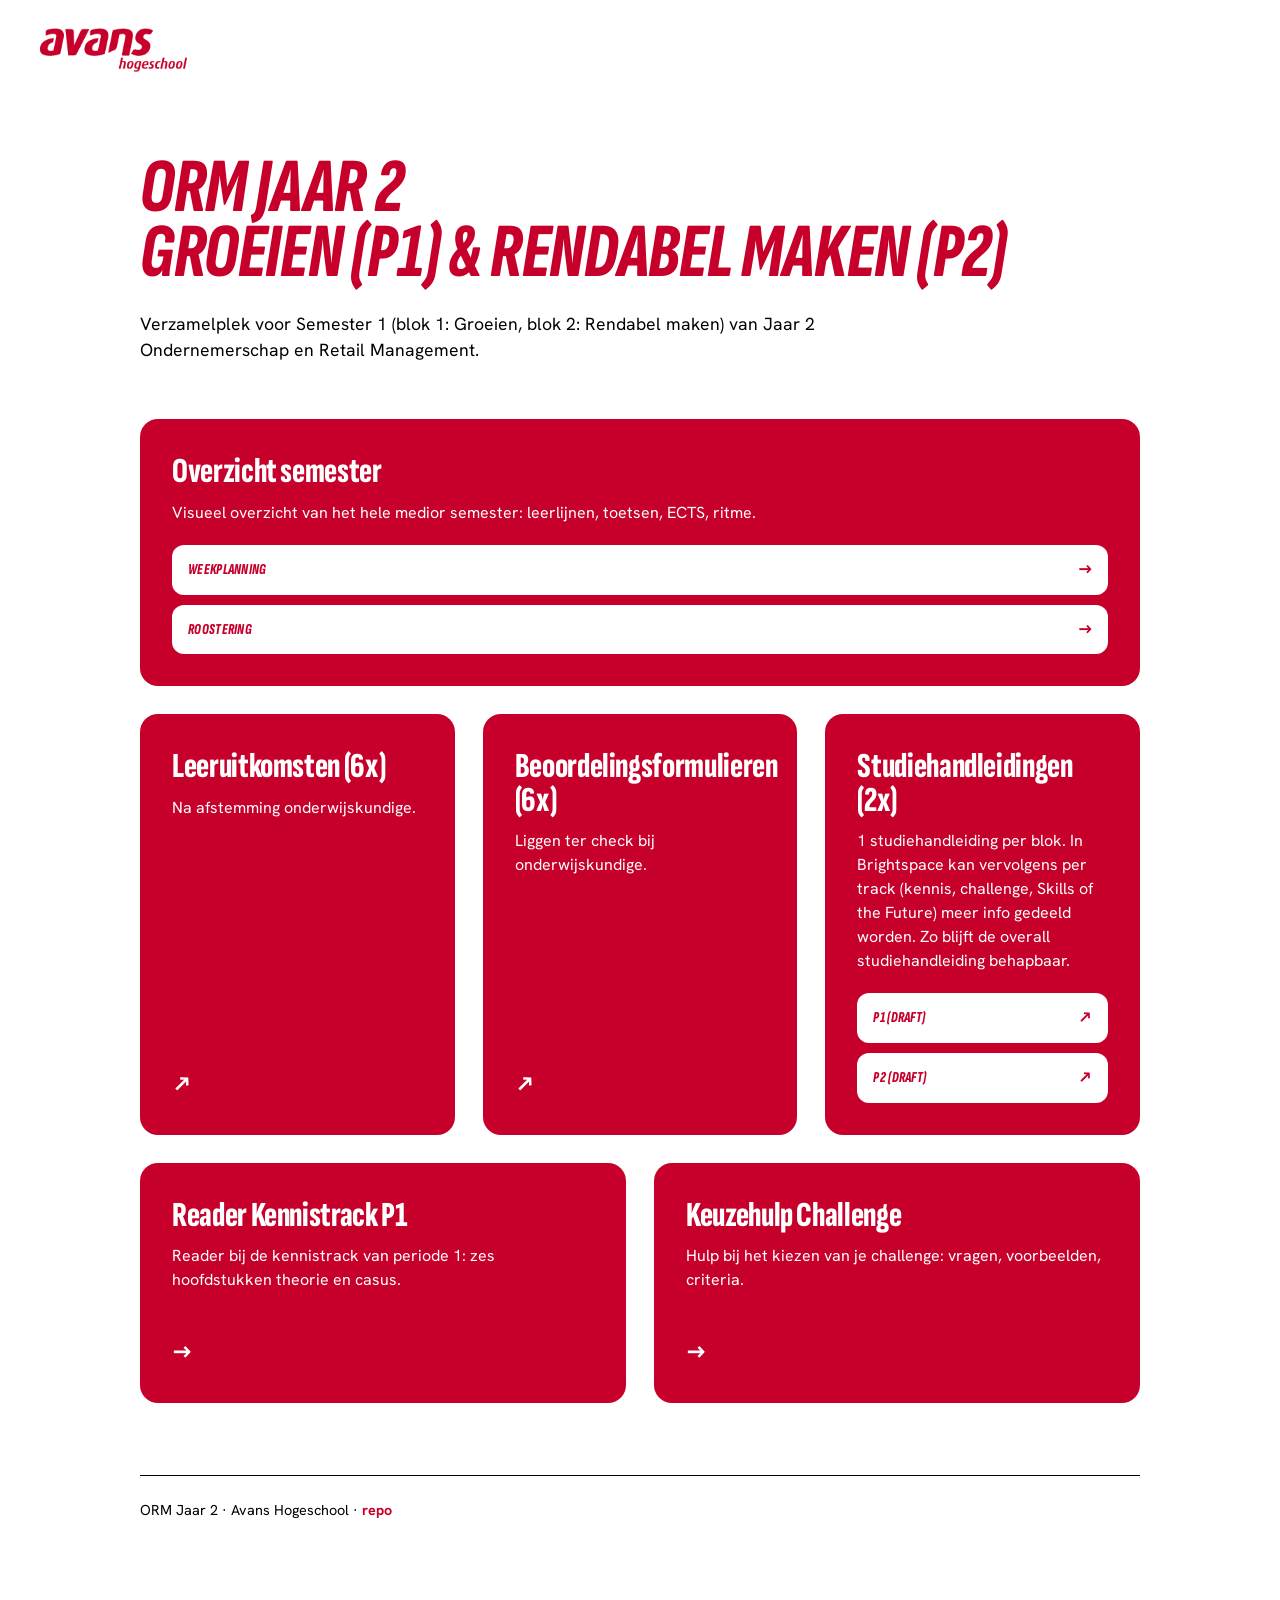
<file: docs/index.html>
<!DOCTYPE html>
<html lang="nl">
  <head>
    <meta charset="utf-8" />
    <meta name="viewport" content="width=device-width, initial-scale=1" />
    <title>ORM Jaar 2 — Medior Semester · Avans Hogeschool</title>
    <link rel="preconnect" href="https://fonts.googleapis.com" />
    <link rel="preconnect" href="https://fonts.gstatic.com" crossorigin />
    <link
      href="https://fonts.googleapis.com/css2?family=Hanken+Grotesk:wght@400;500;700&family=Sofia+Sans+Extra+Condensed:ital,wght@0,800;1,800&display=swap"
      rel="stylesheet"
    />
    <style>
      :root {
        --avans-rood: #c6002a;
        --helder-rood: #ff0013;
        --sociaal-oranje: #ff5200;
        --kalm-paars: #dfbeff;
        --actief-blauw: #0099ff;
        --slim-donkerblauw: #001a6a;
        --wit: #ffffff;
        --zwart: #000000;
        --grijs-licht: #f5f5f5;

        --font-titel: "Sofia Sans Extra Condensed", "Arial Narrow", sans-serif;
        --font-body: "Hanken Grotesk", Verdana, sans-serif;
      }

      * { box-sizing: border-box; }

      html, body { margin: 0; padding: 0; }

      body {
        font-family: var(--font-body);
        font-weight: 400;
        line-height: 1.4;
        color: var(--zwart);
        background: var(--wit);
        min-height: 100vh;
      }

      .topbar {
        display: flex;
        align-items: center;
        padding: 28px 40px;
        max-width: 1280px;
        margin: 0 auto;
      }
      .topbar img {
        height: 44px;
        width: auto;
      }

      .wrap {
        max-width: 1080px;
        margin: 0 auto;
        padding: 24px 40px 80px;
      }

      header.hero {
        margin: 32px 0 56px;
      }
      header.hero h1 {
        font-family: var(--font-titel);
        font-weight: 800;
        font-style: italic;
        text-transform: uppercase;
        line-height: 0.85;
        color: var(--avans-rood);
        font-size: clamp(2.6rem, 6vw, 4.8rem);
        margin: 0 0 24px;
        letter-spacing: -0.005em;
      }
      header.hero p {
        font-family: var(--font-body);
        font-size: 1.1rem;
        max-width: 680px;
        margin: 0;
        color: var(--zwart);
        line-height: 1.5;
      }

      .stack {
        display: flex;
        flex-direction: column;
        gap: 28px;
        margin-top: 16px;
      }
      .grid {
        display: grid;
        gap: 28px;
      }
      .grid.cols-3 { grid-template-columns: repeat(3, 1fr); }
      .grid.cols-2 { grid-template-columns: repeat(2, 1fr); }
      .card-full { min-height: 200px; }

      .card{
        position: relative;
        display: flex;
        flex-direction: column;
        padding: 36px 32px 32px;
        background: var(--avans-rood);
        border-radius: 18px;
        text-decoration: none;
        color: var(--wit);
        transition: transform 0.18s ease, box-shadow 0.18s ease;
        overflow: hidden;
        min-height: 240px;
      }
      a.card:hover {
        transform: translateY(-4px);
        box-shadow: 0 12px 28px rgba(198, 0, 42, 0.35);
      }
      .card h2 {
        font-family: var(--font-titel);
        font-weight: 800;
        font-style: normal;
        line-height: 0.95;
        color: var(--wit);
        font-size: 2.2rem;
        margin: 0 0 12px;
        letter-spacing: -0.01em;
      }
      .card .label {
        font-family: var(--font-titel);
        font-weight: 800;
        font-style: italic;
        text-transform: uppercase;
        font-size: 0.85rem;
        letter-spacing: 0.08em;
        color: var(--wit);
        opacity: 0.85;
        margin-bottom: 14px;
        display: inline-block;
      }
      .card p {
        margin: 0;
        font-size: 1rem;
        line-height: 1.5;
        color: var(--wit);
      }
      .card .arrow {
        font-family: var(--font-titel);
        font-weight: 800;
        font-style: italic;
        font-size: 1.6rem;
        color: var(--wit);
        margin-top: auto;
        padding-top: 24px;
        display: inline-block;
        transition: transform 0.18s ease;
      }
      a.card:hover .arrow {
        transform: translateX(6px);
      }

      .subbtns {
        margin-top: auto;
        padding-top: 20px;
        display: flex;
        flex-direction: column;
        gap: 10px;
      }
      .subbtn {
        display: flex;
        align-items: center;
        justify-content: space-between;
        gap: 12px;
        padding: 12px 16px;
        background: var(--wit);
        color: var(--avans-rood);
        border-radius: 12px;
        text-decoration: none;
        font-family: var(--font-titel);
        font-weight: 800;
        font-style: italic;
        text-transform: uppercase;
        font-size: 0.95rem;
        letter-spacing: 0.02em;
        transition: transform 0.18s ease, background 0.18s ease;
      }
      .subbtn:hover {
        transform: translateX(4px);
        background: var(--grijs-licht);
      }
      .subbtn span {
        font-size: 1.15rem;
      }

      footer {
        margin-top: 72px;
        padding-top: 24px;
        border-top: 1px solid var(--zwart);
        font-size: 0.9rem;
        color: var(--zwart);
      }
      footer a {
        color: var(--avans-rood);
        text-decoration: none;
        font-weight: 700;
      }
      footer a:hover { text-decoration: underline; }

      @media (max-width: 760px) {
        .grid.cols-3,
        .grid.cols-2 { grid-template-columns: 1fr; }
      }

      @media (max-width: 600px) {
        .topbar { padding: 20px 24px; }
        .wrap { padding: 16px 24px 64px; }
      }
    </style>
  </head>
  <body>
    <div class="topbar">
      <img src="assets/Avans_Logo-RGB.png" alt="Avans Hogeschool" />
    </div>

    <div class="wrap">
      <header class="hero">
        <h1>ORM Jaar 2<br />Groeien (P1) &amp; Rendabel maken (P2)</h1>
        <p>
          Verzamelplek voor Semester 1 (blok 1: Groeien, blok 2: Rendabel maken) van Jaar 2 Ondernemerschap en Retail Management.
        </p>
      </header>

      <div class="stack">
        <div class="card card-full">
          <h2>Overzicht semester</h2>
          <p>Visueel overzicht van het hele medior semester: leerlijnen, toetsen, ECTS, ritme.</p>
          <div class="subbtns">
            <a class="subbtn" href="weekplanning/">Weekplanning <span>→</span></a>
            <a class="subbtn" href="roostering/">Roostering <span>→</span></a>
          </div>
        </div>

        <div class="grid cols-3">
          <a
            class="card"
            href="https://avans.sharepoint.com/:f:/r/sites/AMBM-School_ORM/Shared%20Documents/Module%20Team%202/2026%20-%202027/Werkmap%20doorontwikkeling/Deliverables/Leeruitkomsten%20(6x%20verified)?csf=1&amp;web=1&amp;e=KHnqFM"
            target="_blank"
            rel="noopener"
          >
            <h2>Leeruitkomsten (6x)</h2>
            <p>Na afstemming onderwijskundige.</p>
            <span class="arrow">↗</span>
          </a>

          <a
            class="card"
            href="https://avans.sharepoint.com/:f:/r/sites/AMBM-School_ORM/Shared%20Documents/Module%20Team%202/2026%20-%202027/Werkmap%20doorontwikkeling/Deliverables/Beoordelingsformulieren%20(6x)?csf=1&amp;web=1&amp;e=1SYPoq"
            target="_blank"
            rel="noopener"
          >
            <h2>Beoordelingsformulieren (6x)</h2>
            <p>Liggen ter check bij onderwijskundige.</p>
            <span class="arrow">↗</span>
          </a>

          <div class="card">
            <h2>Studiehandleidingen (2x)</h2>
            <p>1 studiehandleiding per blok. In Brightspace kan vervolgens per track (kennis, challenge, Skills of the Future) meer info gedeeld worden. Zo blijft de overall studiehandleiding behapbaar.</p>
            <div class="subbtns">
              <a
                class="subbtn"
                href="https://avans.sharepoint.com/:f:/r/sites/AMBM-School_ORM/Shared%20Documents/Module%20Team%202/2026%20-%202027/Werkmap%20doorontwikkeling/Deliverables/Studiehandleiding%20P1%20(draft)?csf=1&amp;web=1&amp;e=HD1awB"
                target="_blank"
                rel="noopener"
              >
                P1 (draft) <span>↗</span>
              </a>
              <a
                class="subbtn"
                href="https://avans.sharepoint.com/:f:/r/sites/AMBM-School_ORM/Shared%20Documents/Module%20Team%202/2026%20-%202027/Werkmap%20doorontwikkeling/Deliverables/Studiehandleiding%20P2%20(draft)?csf=1&amp;web=1&amp;e=Xl4hWk"
                target="_blank"
                rel="noopener"
              >
                P2 (draft) <span>↗</span>
              </a>
            </div>
          </div>
        </div>

        <div class="grid cols-2">
          <a class="card paars" href="reader/">
            <h2>Reader Kennistrack P1</h2>
            <p>Reader bij de kennistrack van periode 1: zes hoofdstukken theorie en casus.</p>
            <span class="arrow">→</span>
          </a>

          <a class="card blauw" href="challengekeuze/">
            <h2>Keuzehulp Challenge</h2>
            <p>Hulp bij het kiezen van je challenge: vragen, voorbeelden, criteria.</p>
            <span class="arrow">→</span>
          </a>
        </div>
      </div>

      <footer>
        ORM Jaar 2 · Avans Hogeschool · <a href="https://github.com/AvansORM/AvansORMJaar2">repo</a>
      </footer>
    </div>
  </body>
</html>
</file>
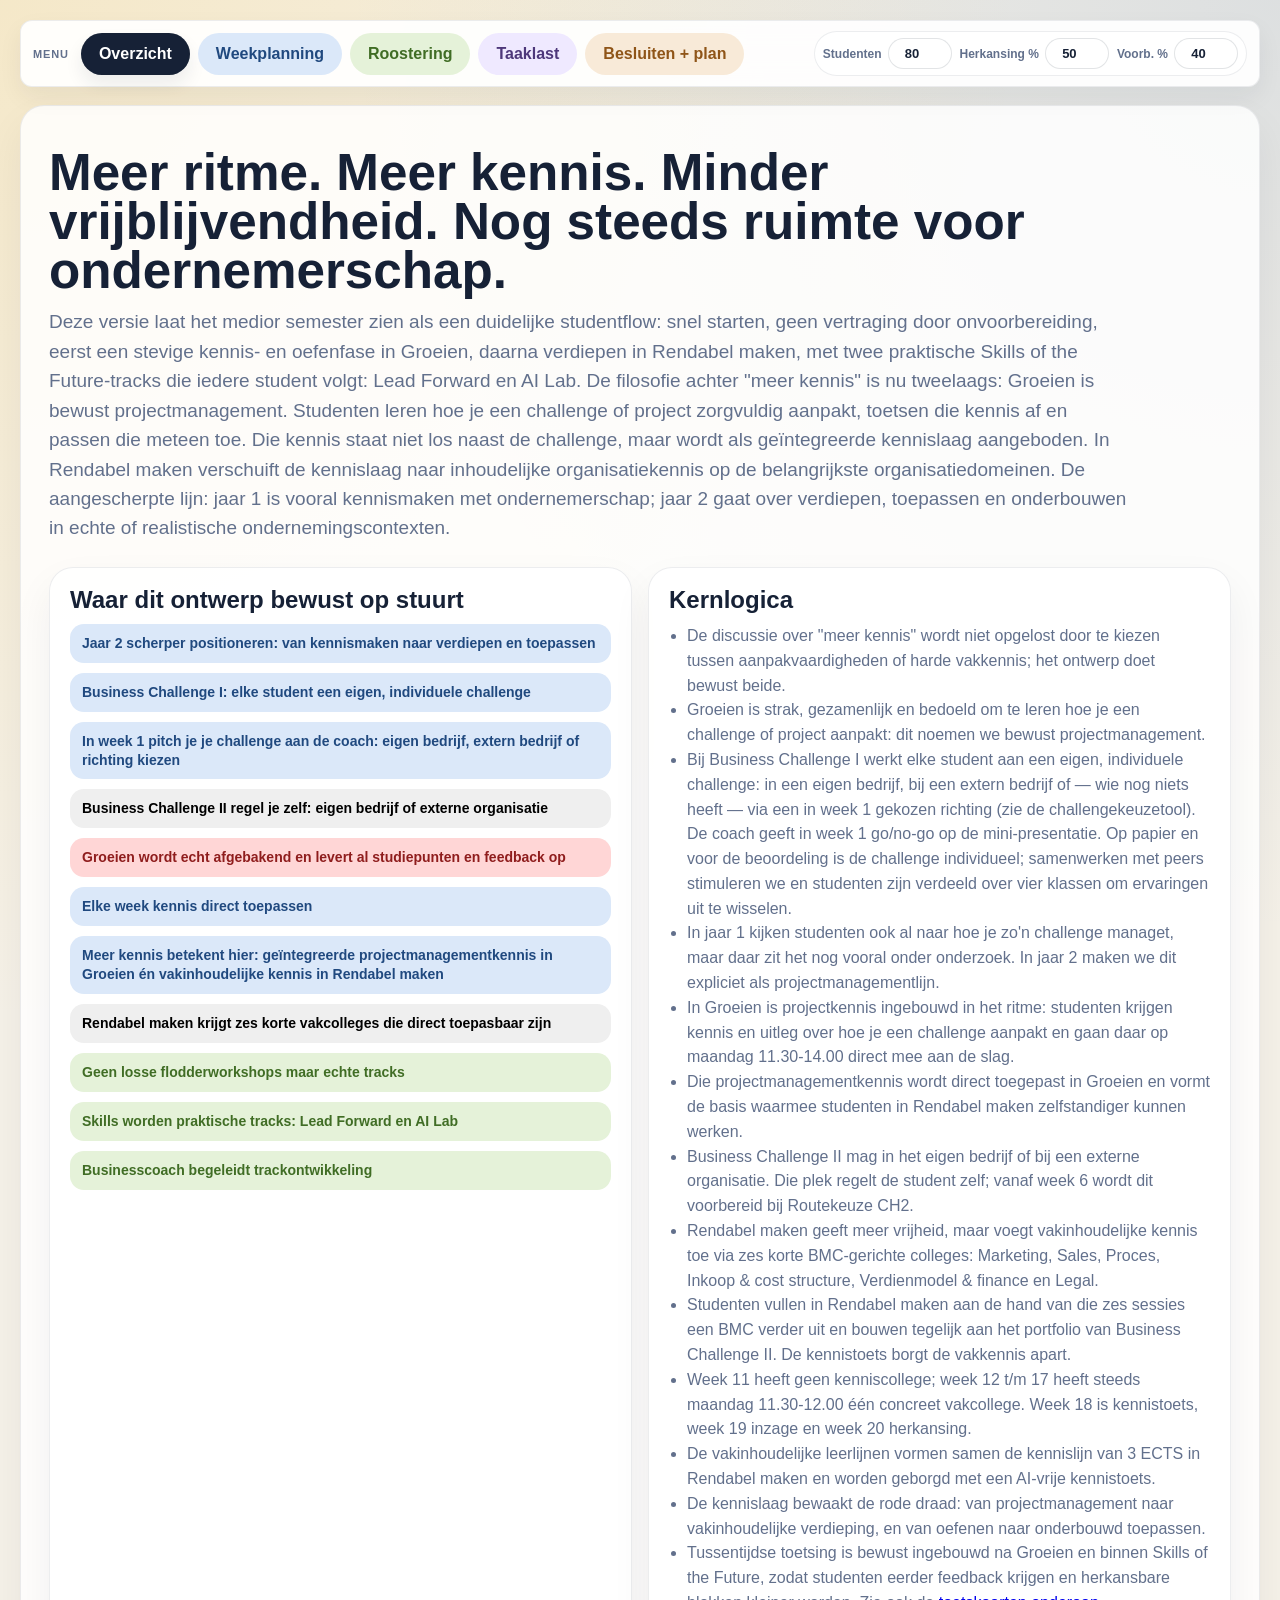
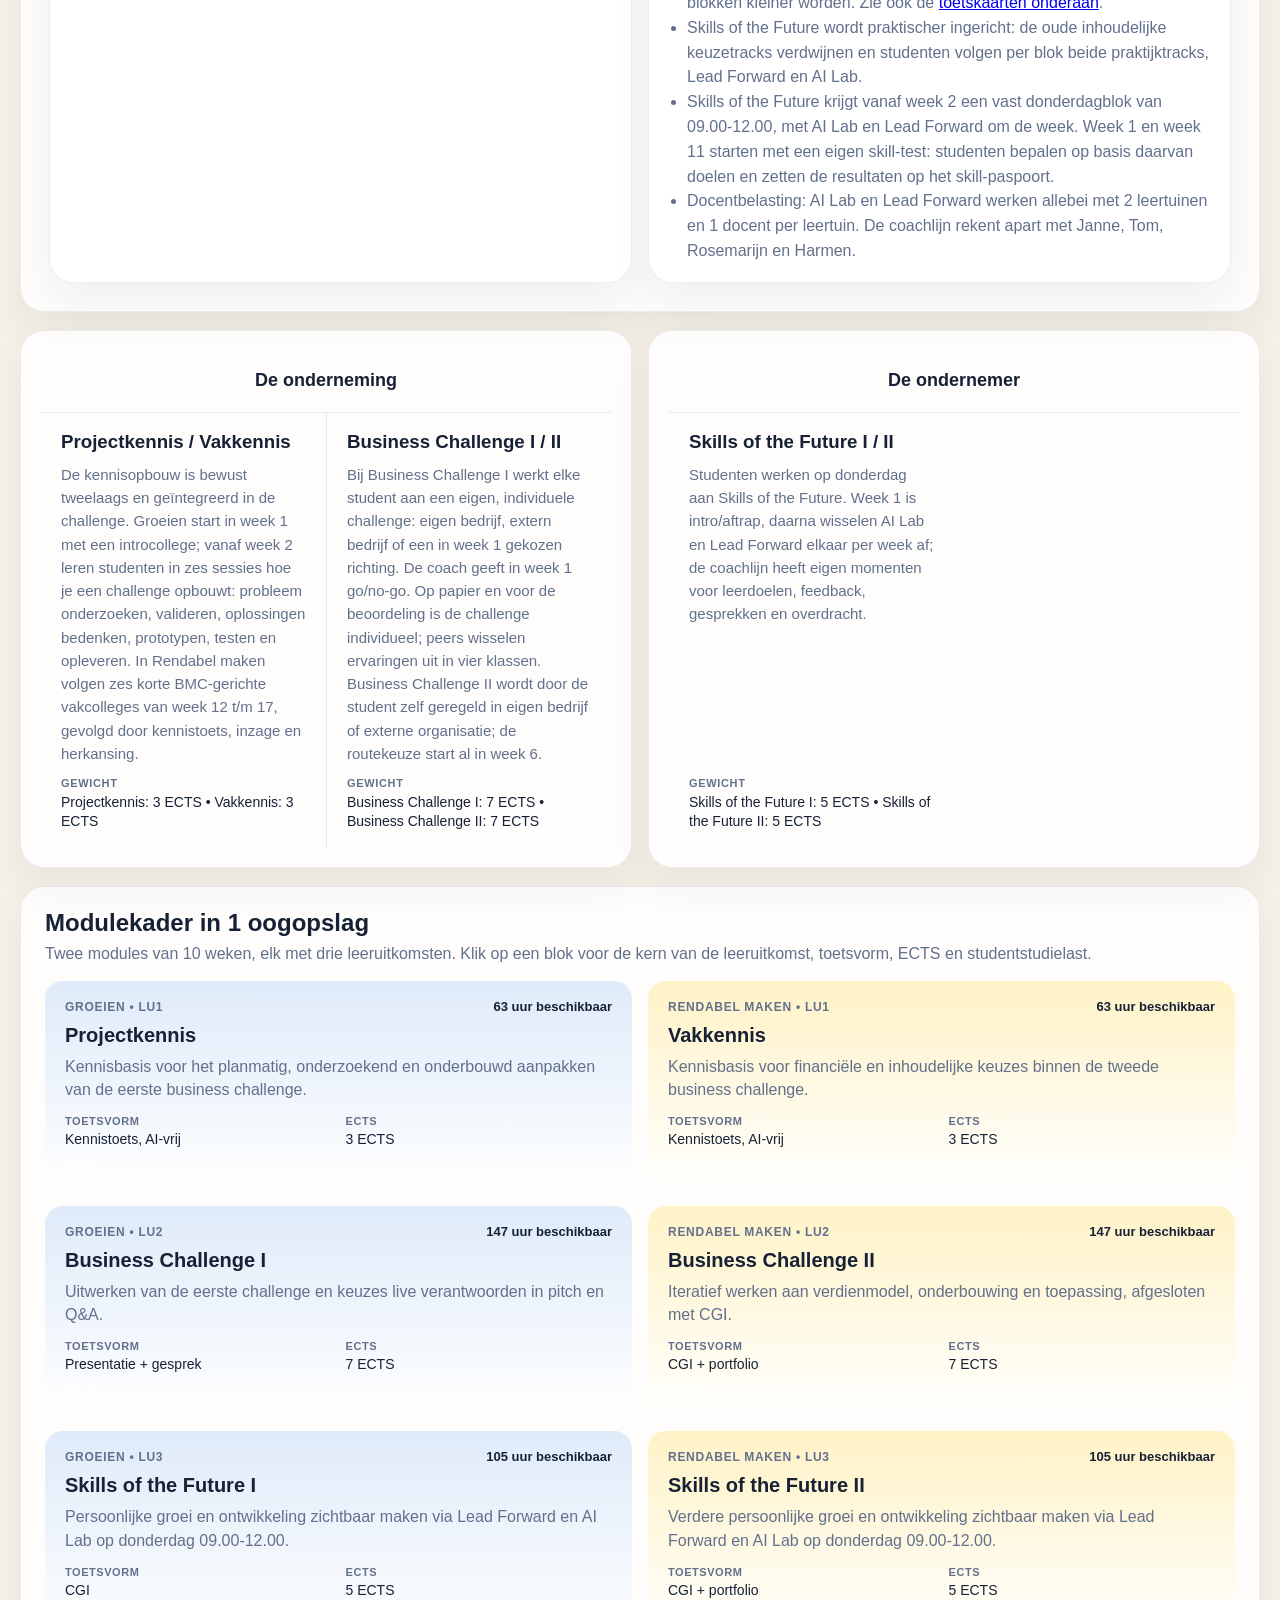
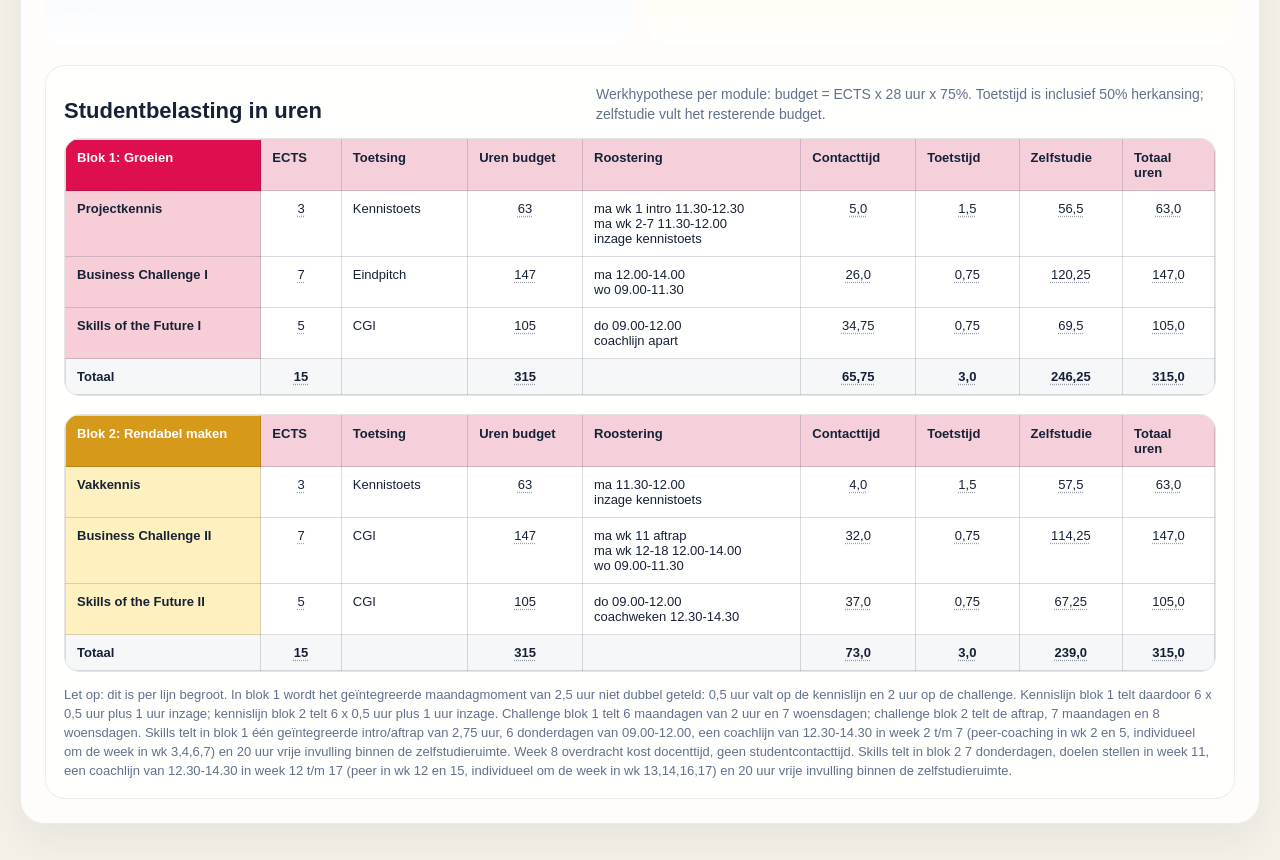
<file: docs/besluiten/index.html>
<!DOCTYPE html>
<html lang="nl">
  <head>
    <meta charset="utf-8" />
    <meta name="viewport" content="width=device-width, initial-scale=1" />
    <title>Praatplaat Medior Semester v52</title>
    <style>
      :root {
        --ink: #162136;
        --muted: #62708c;
        --page: #f5f1e8;
        --panel: rgba(255, 255, 255, 0.84);
        --slate: #2f3849;
        --blue: #2f61a8;
        --blue-soft: #dbe8f9;
        --green: #5f9d36;
        --green-soft: #e5f2d9;
        --orange: #d98b2f;
        --orange-soft: #f8ead8;
        --yellow: #f4bf3a;
        --yellow-soft: #fff1bf;
        --red: #d60000;
        --red-soft: #ffd6d6;
      }

      * {
        box-sizing: border-box;
      }

      body {
        margin: 0;
        font-family: "Avenir Next", "Segoe UI", sans-serif;
        background:
          radial-gradient(circle at top left, rgba(244, 191, 58, 0.18), transparent 24%),
          radial-gradient(circle at top right, rgba(47, 97, 168, 0.12), transparent 22%),
          var(--page);
        color: var(--ink);
      }

      .page {
        width: min(1680px, calc(100vw - 40px));
        margin: 20px auto 36px;
      }

      .panel,
      .card {
        background: var(--panel);
        border: 1px solid rgba(22, 33, 54, 0.08);
        border-radius: 24px;
        box-shadow: 0 18px 40px rgba(22, 33, 54, 0.06);
      }

      .hero {
        padding: 26px 28px 28px;
      }

      .eyebrow {
        display: inline-flex;
        align-items: center;
        padding: 8px 12px;
        border-radius: 999px;
        background: #ece3d1;
        color: #6c5114;
        font-size: 12px;
        font-weight: 800;
        letter-spacing: 0.08em;
        text-transform: uppercase;
      }

      h1 {
        margin: 16px 0 12px;
        font-size: clamp(34px, 4vw, 60px);
        line-height: 0.96;
        max-width: 1100px;
      }

      .lead {
        margin: 0;
        max-width: 1080px;
        font-size: 19px;
        line-height: 1.55;
        color: var(--muted);
      }

      .hero-grid,
      .summary-grid,
      .ects-grid {
        display: grid;
        gap: 16px;
      }

      .hero-grid {
        grid-template-columns: repeat(2, minmax(0, 1fr));
        margin-top: 24px;
      }

      .summary-grid {
        grid-template-columns: repeat(2, minmax(0, 1fr));
        margin-top: 18px;
      }

      .module-overview-panel {
        margin-top: 18px;
        padding: 22px 24px 24px;
      }

      .module-overview-panel h2,
      .module-overview-panel > p {
        margin: 0;
      }

      .module-overview-panel > p {
        margin-top: 8px;
        color: var(--muted);
      }

      .module-overview-grid {
        display: grid;
        grid-template-columns: repeat(2, minmax(0, 1fr));
        gap: 14px 16px;
        margin-top: 18px;
      }

      .module-overview-card {
        padding: 18px 20px;
        border-radius: 18px;
        background: rgba(255, 255, 255, 0.88);
        border: 1px solid rgba(22, 33, 54, 0.08);
        color: var(--ink);
      }

      .module-overview-card.blue {
        background: linear-gradient(180deg, rgba(219, 232, 249, 0.88), rgba(255, 255, 255, 0.92));
      }

      .module-overview-card.yellow {
        background: linear-gradient(180deg, rgba(255, 241, 191, 0.88), rgba(255, 255, 255, 0.92));
      }

      .module-overview-top {
        display: flex;
        align-items: baseline;
        justify-content: space-between;
        gap: 12px;
        margin-bottom: 10px;
      }

      .module-overview-label {
        font-size: 12px;
        font-weight: 800;
        letter-spacing: 0.06em;
        text-transform: uppercase;
        color: var(--muted);
      }

      .module-overview-hours {
        font-size: 13px;
        font-weight: 700;
        color: var(--ink);
        white-space: nowrap;
      }

      .module-overview-card h3 {
        margin: 0 0 8px;
        font-size: 20px;
      }

      .module-overview-card p {
        margin: 0;
        color: var(--muted);
        line-height: 1.45;
      }

      .module-overview-meta {
        margin-top: 14px;
        display: grid;
        grid-template-columns: repeat(2, minmax(0, 1fr));
        gap: 10px 14px;
      }

      .module-overview-meta span {
        display: block;
      }

      .module-overview-meta-label {
        font-size: 11px;
        font-weight: 800;
        letter-spacing: 0.05em;
        text-transform: uppercase;
        color: var(--muted);
      }

      .module-overview-meta-value {
        margin-top: 3px;
        font-size: 14px;
        line-height: 1.35;
        color: var(--ink);
      }

      .student-load-overview {
        margin-top: 22px;
        padding: 18px;
        border-radius: 20px;
        background: rgba(255, 255, 255, 0.72);
        border: 1px solid rgba(22, 33, 54, 0.08);
      }

      .student-load-overview-head {
        display: flex;
        align-items: end;
        justify-content: space-between;
        gap: 16px;
        margin-bottom: 14px;
      }

      .student-load-overview-head h3,
      .student-load-overview-head p {
        margin: 0;
      }

      .student-load-overview-head h3 {
        font-size: 22px;
      }

      .student-load-overview-head p {
        max-width: 620px;
        color: var(--muted);
        font-size: 14px;
        line-height: 1.45;
      }

      .student-load-modules {
        display: grid;
        gap: 18px;
      }

      .student-load-table-wrap {
        overflow-x: auto;
        border-radius: 16px;
        border: 1px solid rgba(22, 33, 54, 0.12);
        background: #fff;
      }

      .student-load-table {
        width: 100%;
        min-width: 980px;
        table-layout: fixed;
        border-collapse: collapse;
        color: var(--ink);
        font-size: 13px;
      }

      .student-load-table th,
      .student-load-table td {
        padding: 10px 11px;
        border: 1px solid rgba(22, 33, 54, 0.16);
        vertical-align: top;
      }

      .student-load-table th {
        background: #f5d0da;
        text-align: left;
        font-weight: 800;
      }

      .student-load-table .module-name {
        background: #df0f4f;
        color: #fff;
        font-weight: 900;
      }

      .student-load-table .module-name.yellow {
        background: #d79919;
      }

      .student-load-table .line-name {
        background: #f7ced8;
        font-weight: 800;
      }

      .student-load-table .line-name.yellow {
        background: #fff1bf;
      }

      .student-load-table .number {
        text-align: center;
        white-space: nowrap;
      }

      .student-load-table [data-cell-note] {
        cursor: help;
        text-decoration: underline dotted rgba(22, 33, 54, 0.42);
        text-underline-offset: 3px;
      }

      .student-load-table .total-row td {
        background: rgba(22, 33, 54, 0.035);
        font-weight: 900;
      }

      .student-load-note {
        margin: 12px 0 0;
        color: var(--muted);
        font-size: 13px;
        line-height: 1.45;
      }

      .cell-note-popover {
        position: fixed;
        z-index: 40;
        max-width: 320px;
        padding: 12px 14px;
        border-radius: 14px;
        background: var(--ink);
        color: #fff;
        box-shadow: 0 18px 40px rgba(22, 33, 54, 0.22);
        font-size: 13px;
        line-height: 1.45;
      }

      .cell-note-popover strong {
        display: block;
        margin-bottom: 4px;
      }

      .summary-cluster {
        padding: 0;
        overflow: hidden;
      }

      .summary-cluster-head {
        display: flex;
        align-items: center;
        justify-content: center;
        min-height: 64px;
        padding: 14px 18px;
        border-bottom: 1px solid rgba(22, 33, 54, 0.08);
        font-size: 18px;
        font-weight: 800;
        text-align: center;
      }

      .summary-cluster-grid {
        display: grid;
        grid-template-columns: repeat(2, minmax(0, 1fr));
        flex: 1;
      }

      .summary-subcard {
        min-height: 100%;
        padding: 18px 20px;
        display: flex;
        flex-direction: column;
      }

      .summary-subcard + .summary-subcard {
        border-left: 1px solid rgba(22, 33, 54, 0.08);
      }

      .ects-grid {
        grid-template-columns: repeat(4, minmax(220px, 1fr));
        margin-top: 18px;
      }

      .deadline-grid {
        display: grid;
        grid-template-columns: repeat(3, minmax(0, 1fr));
        gap: 14px;
        margin-top: 18px;
      }

      .deadline-card {
        border: 1px solid rgba(22, 33, 54, 0.08);
        border-radius: 18px;
        padding: 16px;
        background: #fff;
        box-shadow: 0 12px 30px rgba(22, 33, 54, 0.05);
      }

      .deadline-card.blue {
        background: var(--blue-soft);
      }

      .deadline-card.green {
        background: var(--green-soft);
      }

      .deadline-card.yellow {
        background: var(--yellow-soft);
      }

      .deadline-card h3 {
        margin: 0 0 10px;
        font-size: 18px;
      }

      .deadline-card ul {
        margin: 0;
        padding-left: 18px;
        color: #38465f;
        line-height: 1.45;
      }

      .deadline-card li + li {
        margin-top: 8px;
      }

      .deadline-card strong {
        color: var(--ink);
      }

      .assessments-panel {
        margin-top: 22px;
        padding: 22px 24px 24px;
      }

      .assessments-panel h2,
      .assessments-panel > p {
        margin: 0;
      }

      .assessments-panel > p {
        margin-top: 8px;
        color: var(--muted);
      }

      .card {
        padding: 18px 20px;
      }

      .summary-grid .card {
        display: flex;
        flex-direction: column;
      }

      .card h2,
      .card h3 {
        margin: 0 0 10px;
      }

      .summary-meta {
        margin-top: auto;
        padding-top: 12px;
        display: flex;
        flex-direction: column;
        gap: 4px;
      }

      .summary-meta-label {
        font-size: 11px;
        font-weight: 800;
        letter-spacing: 0.06em;
        text-transform: uppercase;
        color: var(--muted);
      }

      .summary-meta-value {
        font-size: 14px;
        line-height: 1.35;
        color: var(--ink);
      }

      .mini-list {
        margin: 0;
        padding-left: 18px;
        color: var(--muted);
        line-height: 1.55;
      }

      .coverage-location {
        display: block;
        margin-top: 3px;
        color: var(--ink);
        font-size: 14px;
        font-weight: 700;
      }

      .decision-status {
        display: inline-flex;
        align-items: center;
        margin-right: 6px;
        padding: 2px 7px;
        border-radius: 999px;
        background: rgba(93, 152, 53, 0.16);
        color: #356b17;
        font-size: 10px;
        font-weight: 900;
        letter-spacing: 0.04em;
        text-transform: uppercase;
      }

      .decision-callout {
        margin-top: 18px;
        padding: 16px 18px;
        border: 1px solid rgba(47, 97, 168, 0.18);
        border-radius: 16px;
        background: rgba(219, 232, 249, 0.42);
      }

      .decision-callout h3 {
        margin: 0 0 10px;
        font-size: 17px;
      }

      .decision-callout.urgent {
        border-color: rgba(206, 41, 36, 0.28);
        background: rgba(255, 218, 218, 0.52);
      }

      .decision-priority {
        display: inline-flex;
        align-items: center;
        justify-content: center;
        width: 22px;
        height: 22px;
        margin-right: 8px;
        border-radius: 999px;
        background: #ce2924;
        color: #fff;
        font-size: 14px;
        font-weight: 950;
      }

      .chips {
        display: grid;
        grid-template-columns: 1fr;
        gap: 10px;
      }

      .quick-nav {
        display: flex;
        flex-wrap: wrap;
        gap: 12px;
        margin-top: 18px;
      }

      .site-menu {
        position: sticky;
        top: 0;
        z-index: 20;
        display: flex;
        flex-wrap: wrap;
        gap: 8px;
        align-items: center;
        margin: 0 0 18px;
        padding: 10px 12px;
        border: 1px solid rgba(22, 33, 54, 0.08);
        border-radius: 12px;
        background: rgba(255, 255, 255, 0.92);
        backdrop-filter: blur(12px);
        box-shadow: 0 10px 24px rgba(22, 33, 54, 0.06);
      }

      .page-surface[hidden] {
        display: none !important;
      }

      .site-menu .assumption-controls {
        margin-left: auto;
      }

      .site-menu-label {
        margin-right: 4px;
        color: var(--muted);
        font-size: 11px;
        font-weight: 800;
        letter-spacing: 0.08em;
        text-transform: uppercase;
      }

      .quick-nav .mode-switch {
        margin-left: auto;
      }

      .nav-pill {
        border: 0;
        border-radius: 999px;
        padding: 12px 18px;
        font: inherit;
        font-size: 16px;
        font-weight: 800;
        cursor: pointer;
        transition: transform 0.14s ease, box-shadow 0.14s ease;
      }

      .nav-pill.active {
        box-shadow: inset 0 0 0 2px rgba(22, 33, 54, 0.18), 0 10px 18px rgba(22, 33, 54, 0.08);
      }

      .nav-pill:hover {
        transform: translateY(-1px);
        box-shadow: 0 10px 18px rgba(22, 33, 54, 0.09);
      }

      .nav-pill.neutral {
        background: var(--ink);
        color: #fff;
      }

      .nav-pill.blue {
        background: var(--blue-soft);
        color: #20497f;
      }

      .nav-pill.yellow {
        background: var(--yellow-soft);
        color: #5f4800;
      }

      .nav-pill.green {
        background: var(--green-soft);
        color: #406d25;
      }

      .nav-pill.orange {
        background: var(--orange-soft);
        color: #8f5518;
      }

      .nav-pill.red {
        background: var(--red-soft);
        color: #980000;
      }

      .nav-pill.purple {
        background: #efe9ff;
        color: #4d377a;
      }

      .chip {
        border: 0;
        padding: 10px 12px;
        border-radius: 14px;
        font: inherit;
        font-size: 14px;
        font-weight: 700;
        line-height: 1.35;
        text-align: left;
        cursor: pointer;
        transition: transform 0.14s ease, box-shadow 0.14s ease;
      }

      .chip:hover {
        transform: translateY(-1px);
        box-shadow: 0 10px 18px rgba(22, 33, 54, 0.09);
      }

      .chip.blue {
        background: var(--blue-soft);
        color: #20497f;
      }

      .chip.green {
        background: var(--green-soft);
        color: #406d25;
      }

      .chip.orange {
        background: var(--orange-soft);
        color: #8f5518;
      }

      .chip.red {
        background: var(--red-soft);
        color: #8f1d1d;
      }

      .canvas {
        margin-top: 22px;
        padding: 24px;
        overflow: auto;
        position: relative;
      }

      .canvas-head {
        display: flex;
        justify-content: space-between;
        gap: 16px;
        align-items: end;
        margin-bottom: 18px;
      }

      .canvas-head h2,
      .canvas-head p {
        margin: 0;
      }

      .canvas-head p {
        color: var(--muted);
      }

      .hours-legend {
        display: flex;
        flex-wrap: wrap;
        gap: 8px;
        margin-top: 10px;
      }

      .hours-legend-item {
        display: inline-flex;
        align-items: center;
        gap: 6px;
        padding: 6px 9px;
        border-radius: 999px;
        background: rgba(22, 33, 54, 0.05);
        color: var(--muted);
        font-size: 12px;
        font-weight: 700;
      }

      .hours-legend-code {
        color: var(--ink);
        font-weight: 800;
      }

      .timeline-wrap {
        position: relative;
        width: max-content;
        min-width: 100%;
        padding-bottom: 18px;
      }

      .timeline {
        display: grid;
        grid-template-columns: 46px 150px repeat(20, 152px);
        column-gap: 4px;
        row-gap: 18px;
        width: max-content;
      }

      .week,
      .phase,
      .lane-title,
      .block {
        border-radius: 18px;
      }

      .week {
        background: var(--slate);
        color: #fff;
        text-align: center;
        padding: 9px 4px;
        font-size: 12px;
        font-weight: 800;
        position: sticky;
        top: 0;
        z-index: 7;
        box-shadow: 0 8px 18px rgba(22, 33, 54, 0.08);
      }

      .week-meta {
        display: block;
        margin-top: 3px;
        color: rgba(255, 255, 255, 0.72);
        font-size: 9px;
        font-weight: 700;
        letter-spacing: 0;
        line-height: 1.1;
        text-transform: none;
      }

      .week-kw {
        color: rgba(255, 255, 255, 0.54);
      }

      .week.corner {
        grid-column: 1 / span 2;
        display: flex;
        align-items: center;
        justify-content: center;
        left: 0;
        z-index: 8;
        box-shadow: 8px 0 18px rgba(22, 33, 54, 0.08), 0 8px 18px rgba(22, 33, 54, 0.08);
      }

      .phase {
        padding: 12px 14px;
        font-size: 14px;
        font-weight: 800;
        text-align: center;
      }

      .phase.base {
        background: var(--blue);
        color: #fff;
      }

      .phase.ch1 {
        background: var(--green);
        color: #fff;
      }

      .phase.ch2 {
        background: var(--yellow);
        color: #433400;
      }

      .phase.toetsing {
        background: var(--red);
        color: #fff;
      }

      .lane-title {
        grid-column: 2;
        padding: 12px;
        border: 1px solid rgba(22, 33, 54, 0.08);
        display: flex;
        flex-direction: column;
        gap: 8px;
        justify-content: center;
        position: sticky;
        left: 50px;
        z-index: 5;
        box-shadow: 8px 0 18px rgba(22, 33, 54, 0.08);
        cursor: pointer;
        transition: box-shadow 0.14s ease, transform 0.14s ease;
      }

      .lane-title:hover {
        transform: translateY(-1px);
      }

      .lane-title strong {
        font-size: 16px;
        line-height: 1.1;
      }

      .lane-title.has-group {
        padding-left: 16px;
      }

      .lane-group-rail {
        display: none;
      }

      .lane-group-block {
        position: sticky;
        left: 0;
        justify-self: stretch;
        z-index: 6;
        margin: 0;
        border-radius: 18px;
        background: rgba(255, 255, 255, 0.82);
        border: 1px solid rgba(22, 33, 54, 0.08);
        box-shadow: 8px 0 18px rgba(22, 33, 54, 0.06);
        display: flex;
        align-items: center;
        justify-content: center;
        pointer-events: none;
      }

      .lane-group-block.spaced {
        margin-top: 20px;
        margin-bottom: -8px;
      }

      .timeline > .block.orange {
        margin-top: 20px;
      }

      .lane-group-block span {
        color: var(--ink);
        font-size: 11px;
        font-weight: 800;
        letter-spacing: 0.08em;
        text-transform: uppercase;
        writing-mode: vertical-rl;
        transform: rotate(180deg);
        text-align: center;
        line-height: 1.1;
      }

      .lane-content {
        display: flex;
        flex-direction: column;
        justify-content: center;
        gap: 8px;
        min-width: 0;
      }

      .lane-title span {
        font-size: 12px;
        line-height: 1.45;
        color: var(--muted);
      }

      .lane-title.blue {
        background: #eef4fd;
      }

      .lane-title.neutral {
        background: #f3f0e8;
      }

      .lane-title.green {
        background: #edf7e6;
      }

      .lane-title.orange {
        background: #fcf0e2;
      }

      .lane-title.focused {
        box-shadow: 8px 0 18px rgba(22, 33, 54, 0.08), 0 0 0 4px rgba(22, 33, 54, 0.08);
      }

      .lane-title.blue.focused {
        box-shadow: 8px 0 18px rgba(22, 33, 54, 0.08), 0 0 0 4px rgba(35, 86, 155, 0.16);
      }

      .lane-title.neutral.focused {
        box-shadow: 8px 0 18px rgba(22, 33, 54, 0.08), 0 0 0 4px rgba(96, 82, 53, 0.12);
      }

      .lane-title.green.focused {
        box-shadow: 8px 0 18px rgba(22, 33, 54, 0.08), 0 0 0 4px rgba(93, 152, 53, 0.16);
      }

      .lane-title.orange.focused {
        box-shadow: 8px 0 18px rgba(22, 33, 54, 0.08), 0 0 0 4px rgba(217, 134, 48, 0.18);
      }

      .lane-top {
        display: flex;
        justify-content: space-between;
        gap: 12px;
        align-items: start;
      }

      .block {
        border: 1px solid rgba(22, 33, 54, 0.08);
        min-height: 88px;
        padding: 11px 10px 9px;
        background: #fff;
        position: relative;
      }

      .block h3 {
        margin: 0 0 6px;
        font-size: 15px;
        line-height: 1.15;
      }

      .block p {
        margin: 0;
        font-size: 13px;
        line-height: 1.35;
        color: #38465f;
      }

      .block .block-subtitle {
        margin-top: 6px;
        color: #5f6f8b;
        font-size: 11px;
        font-weight: 700;
        line-height: 1.25;
      }

      .block.compact {
        min-height: 72px;
        padding: 10px 11px 9px;
      }

      .block.compact h3 {
        font-size: 15px;
      }

      .block.compact p {
        font-size: 13px;
      }

      .block.blue {
        background: var(--blue-soft);
      }

      .block.green {
        background: var(--green-soft);
      }

      .block.orange {
        background: var(--orange-soft);
      }

      .block.yellow {
        background: var(--yellow-soft);
      }

      .block.red {
        background: var(--red-soft);
        border-color: rgba(214, 0, 0, 0.3);
      }

      .block.ghost {
        background: rgba(255, 255, 255, 0.55);
      }

      .block.clickable {
        cursor: pointer;
        transition: transform 0.14s ease, box-shadow 0.14s ease, border-color 0.14s ease;
      }

      .block.clickable:hover {
        transform: translateY(-2px);
        box-shadow: 0 10px 22px rgba(22, 33, 54, 0.09);
      }

      .block.clickable.active {
        border-color: rgba(22, 33, 54, 0.22);
        box-shadow: 0 0 0 3px rgba(35, 86, 155, 0.12);
      }

      .block.retired-track {
        display: none !important;
      }

      .block.clickable::after {
        content: "Meer";
        display: inline-flex;
        align-items: center;
        justify-content: center;
        margin-top: 8px;
        padding: 0;
        border-radius: 999px;
        background: transparent;
        color: rgba(98, 112, 140, 0.78);
        font-size: 9px;
        font-weight: 800;
        letter-spacing: 0.05em;
        text-transform: uppercase;
      }

      .badge {
        display: inline-block;
        margin-top: 8px;
        padding: 6px 8px;
        border-radius: 10px;
        background: rgba(255, 255, 255, 0.78);
        font-size: 11px;
        font-weight: 800;
        letter-spacing: 0.04em;
        text-transform: uppercase;
      }

      .badge.deadline {
        background: rgba(214, 0, 0, 0.12);
        color: #980000;
      }

      .timeline .block:has(.badge.deadline) {
        padding-bottom: 42px;
      }

      .timeline .block .badge.deadline {
        position: absolute;
        right: 10px;
        bottom: 9px;
        margin-top: 0;
        max-width: calc(100% - 20px);
        text-align: right;
      }

      .badge.align-end {
        display: table;
        margin-left: auto;
      }

      .split-lines {
        display: grid;
        gap: 7px;
        margin-top: 8px;
      }

      .split-line {
        display: grid;
        grid-template-columns: minmax(0, 1fr) auto;
        gap: 8px;
        align-items: center;
        min-height: 34px;
        padding: 7px 8px;
        border-radius: 11px;
        background: rgba(255, 255, 255, 0.38);
        border: 1px solid rgba(22, 33, 54, 0.08);
      }

      .split-line + .split-line {
        border-top-color: rgba(22, 33, 54, 0.14);
      }

      .split-line strong {
        display: block;
        font-size: 13px;
        line-height: 1.1;
      }

      .split-line em {
        display: block;
        margin-top: 2px;
        color: #6c5a24;
        font-size: 10px;
        font-style: normal;
        font-weight: 700;
        letter-spacing: 0.03em;
        text-transform: uppercase;
      }

      .route-lines,
      .sprint-lanes {
        display: grid;
        gap: 7px;
        margin-top: 10px;
      }

      .route-line,
      .sprint-lane,
      .coach-moment {
        display: grid;
        grid-template-columns: 90px minmax(0, 1fr);
        gap: 8px;
        align-items: start;
        padding: 8px 9px;
        border-radius: 12px;
        background: rgba(255, 255, 255, 0.56);
        border: 1px solid rgba(22, 33, 54, 0.08);
      }

      .route-time,
      .sprint-time,
      .coach-moment-label {
        color: #6b550e;
        font-size: 10px;
        font-weight: 900;
        letter-spacing: 0.03em;
        line-height: 1.2;
        text-transform: uppercase;
      }

      .route-title,
      .sprint-title,
      .coach-moment-title {
        display: block;
        color: var(--ink);
        font-size: 13px;
        font-weight: 900;
        line-height: 1.15;
      }

      .coach-moment {
        margin-top: 10px;
        grid-template-columns: 68px minmax(0, 1fr);
      }

      .coach-moment-detail {
        display: block;
        margin-top: 2px;
        color: #5d6d89;
        font-size: 11px;
        font-style: normal;
        font-weight: 700;
        line-height: 1.2;
      }

      .route-detail,
      .sprint-detail {
        display: block;
        margin-top: 2px;
        color: #6c5a24;
        font-size: 10px;
        font-weight: 700;
        line-height: 1.25;
      }

      .sprint-lane {
        grid-template-columns: 98px minmax(0, 1fr);
        padding: 7px 8px;
      }

      .mini-test {
        display: inline-flex;
        align-items: center;
        justify-content: center;
        padding: 4px 6px;
        border-radius: 999px;
        background: var(--red);
        color: #fff;
        font-size: 9px;
        font-weight: 900;
        letter-spacing: 0.05em;
        text-transform: uppercase;
        white-space: nowrap;
      }

      .block-drawer {
        display: none;
        position: absolute;
        top: 0;
        left: 0;
        width: min(360px, calc(100vw - 96px));
        padding: 18px 20px;
        border-radius: 18px;
        background: rgba(255, 255, 255, 0.94);
        border: 1px solid rgba(22, 33, 54, 0.1);
        box-shadow: 0 18px 36px rgba(22, 33, 54, 0.16);
        z-index: 20;
        backdrop-filter: blur(8px);
      }

      .block-drawer.active {
        display: block;
      }

      .block-drawer::before {
        content: "";
        position: absolute;
        top: 24px;
        left: -10px;
        width: 20px;
        height: 20px;
        background: rgba(255, 255, 255, 0.94);
        border-left: 1px solid rgba(22, 33, 54, 0.1);
        border-top: 1px solid rgba(22, 33, 54, 0.1);
        transform: rotate(-45deg);
      }

      .block-drawer.align-right::before {
        left: auto;
        right: -10px;
        border-left: 0;
        border-top: 0;
        border-right: 1px solid rgba(22, 33, 54, 0.1);
        border-bottom: 1px solid rgba(22, 33, 54, 0.1);
      }

      .block-drawer-top {
        display: flex;
        justify-content: space-between;
        gap: 16px;
        align-items: start;
        margin-bottom: 12px;
      }

      .block-drawer-label {
        font-size: 12px;
        font-weight: 800;
        letter-spacing: 0.08em;
        text-transform: uppercase;
        color: var(--muted);
        margin-bottom: 4px;
      }

      .block-drawer h3 {
        margin: 0 0 4px;
        font-size: 24px;
      }

      .block-drawer p {
        margin: 0;
        color: var(--muted);
        line-height: 1.55;
      }

      .block-drawer-body {
        border-top: 1px solid rgba(22, 33, 54, 0.08);
        padding-top: 12px;
      }

      .block-drawer-body p + p {
        margin-top: 10px;
      }

      .block-drawer-body strong {
        display: block;
        margin-bottom: 2px;
        color: var(--ink);
      }

      .block-drawer-close {
        border: 0;
        background: transparent;
        color: rgba(22, 33, 54, 0.72);
        border-radius: 999px;
        width: 32px;
        height: 32px;
        padding: 0;
        font: inherit;
        font-size: 22px;
        line-height: 1;
        font-weight: 500;
        cursor: pointer;
      }

      .block-drawer-close:hover {
        background: rgba(22, 33, 54, 0.06);
        color: var(--ink);
      }

      .ects-card {
        padding: 18px;
        border-radius: 18px;
        color: #fff;
      }

      .summary-clickable {
        position: relative;
        border: 0;
        width: 100%;
        text-align: left;
        cursor: pointer;
        transition: transform 0.14s ease, box-shadow 0.14s ease;
      }

      .summary-clickable:hover {
        transform: translateY(-2px);
        box-shadow: 0 12px 24px rgba(22, 33, 54, 0.12);
      }

      .summary-clickable.active {
        box-shadow: 0 0 0 4px rgba(255, 255, 255, 0.22), 0 12px 24px rgba(22, 33, 54, 0.14);
      }

      .summary-clickable::after {
        content: "Meer";
        display: inline-flex;
        align-items: center;
        justify-content: center;
        margin-top: 12px;
        padding: 0;
        border-radius: 999px;
        background: transparent;
        color: rgba(255, 255, 255, 0.72);
        font-size: 10px;
        font-weight: 800;
        letter-spacing: 0.05em;
        text-transform: uppercase;
      }

      .assessment-line {
        display: block;
        margin-top: 6px;
        font-size: 15px;
        font-weight: 700;
        opacity: 0.92;
      }

      #ects-section {
        scroll-margin-top: 90px;
      }

      #plan-section {
        scroll-margin-top: 90px;
      }

      .action-plan-panel {
        margin-top: 18px;
      }

      .plan-overview {
        display: grid;
        grid-template-columns: repeat(3, minmax(0, 1fr));
        gap: 6px;
        margin-top: 10px;
      }

      .plan-stat {
        padding: 7px 9px;
        border-radius: 8px;
        background: rgba(22, 33, 54, 0.05);
      }

      .plan-stat span {
        display: block;
        color: var(--muted);
        font-size: 9px;
        font-weight: 600;
        letter-spacing: 0.04em;
        text-transform: uppercase;
      }

      .plan-stat strong {
        display: block;
        margin-top: 2px;
        color: var(--ink);
        font-size: 16px;
        font-weight: 600;
        line-height: 1;
      }

      .plan-task-list {
        display: grid;
        gap: 8px;
        margin-top: 12px;
      }

      .plan-group {
        border: 1px solid rgba(22, 33, 54, 0.08);
        border-radius: 8px;
        background: rgba(255, 255, 255, 0.72);
        overflow: hidden;
      }

      .plan-group-header {
        display: flex;
        align-items: center;
        justify-content: space-between;
        gap: 8px;
        padding: 7px 9px;
        border-bottom: 1px solid rgba(22, 33, 54, 0.08);
      }

      .plan-group-header h3 {
        margin: 0;
        color: var(--ink);
        font-size: 13px;
        font-weight: 600;
      }

      .plan-progress-pill {
        flex: 0 0 auto;
        padding: 3px 6px;
        border-radius: 999px;
        background: rgba(219, 232, 249, 0.75);
        color: #20497f;
        font-size: 9px;
        font-weight: 600;
      }

      .plan-tasks {
        display: grid;
      }

      .plan-task {
        display: grid;
        grid-template-columns: 18px minmax(0, 1fr) 104px;
        gap: 6px;
        align-items: center;
        padding: 5px 8px;
        border-bottom: 1px solid rgba(22, 33, 54, 0.07);
      }

      .plan-task:last-child {
        border-bottom: 0;
      }

      .plan-task.completed {
        background: rgba(225, 240, 214, 0.45);
      }

      .plan-task-check {
        width: 13px;
        height: 13px;
        margin: 0;
        accent-color: #6d9d46;
      }

      .plan-task-title {
        margin: 0;
        color: var(--ink);
        font-size: 12px;
        font-weight: 500;
        line-height: 1.18;
      }

      .plan-task.completed .plan-task-title {
        text-decoration: line-through;
        color: rgba(22, 33, 54, 0.58);
      }

      .plan-task-meta {
        display: flex;
        flex-wrap: wrap;
        gap: 3px;
        margin-top: 3px;
      }

      .plan-meta-chip {
        display: inline-flex;
        align-items: center;
        max-width: 100%;
        padding: 2px 5px;
        border-radius: 999px;
        background: rgba(22, 33, 54, 0.06);
        color: var(--muted);
        font-size: 9px;
        font-weight: 500;
        line-height: 1.15;
      }

      .plan-owner-select {
        width: 100%;
        border: 1px solid rgba(22, 33, 54, 0.14);
        border-radius: 999px;
        padding: 4px 6px;
        background: #fff;
        color: var(--ink);
        font: inherit;
        font-size: 10px;
        font-weight: 500;
      }

      .mode-switch {
        display: inline-flex;
        align-items: center;
        gap: 4px;
        padding: 4px;
        border-radius: 999px;
        background: rgba(255, 255, 255, 0.78);
        border: 1px solid rgba(22, 33, 54, 0.08);
        box-shadow: inset 0 1px 0 rgba(255, 255, 255, 0.8);
      }

      .mode-button {
        border: 0;
        border-radius: 999px;
        padding: 10px 14px;
        background: transparent;
        color: var(--muted);
        font: inherit;
        font-size: 14px;
        font-weight: 800;
        cursor: pointer;
        transition: background 0.14s ease, color 0.14s ease, transform 0.14s ease;
      }

      .mode-button:hover {
        transform: translateY(-1px);
      }

      .mode-button.active {
        background: var(--ink);
        color: #fff;
      }

      .assumption-controls {
        display: inline-flex;
        align-items: center;
        gap: 8px;
        padding: 6px 8px;
        border-radius: 999px;
        background: rgba(255, 255, 255, 0.78);
        border: 1px solid rgba(22, 33, 54, 0.08);
      }

      .assumption-field {
        display: inline-flex;
        align-items: center;
        gap: 6px;
        color: var(--muted);
        font-size: 12px;
        font-weight: 800;
        white-space: nowrap;
      }

      .assumption-field input {
        width: 64px;
        border: 1px solid rgba(22, 33, 54, 0.12);
        border-radius: 999px;
        padding: 7px 9px;
        background: #fff;
        color: var(--ink);
        font: inherit;
        font-size: 13px;
        font-weight: 800;
        text-align: center;
      }

      body[data-mode="invulling"] .hours-only {
        display: none !important;
      }

      body[data-mode="docenturen"] .invulling-only,
      body[data-mode="studenturen"] .invulling-only {
        display: none !important;
      }

      body[data-mode="studenturen"] .hours-legend {
        display: none !important;
      }

      body[data-mode="invulling"] .block-hours {
        display: none !important;
      }

      .assumptions-panel,
      .hours-summary-panel {
        margin-top: 22px;
        padding: 22px 24px 24px;
      }

      .assumptions-panel h2,
      .assumptions-panel p,
      .hours-summary-panel h2,
      .hours-summary-panel p {
        margin: 0;
      }

      .assumptions-panel > p,
      .hours-summary-panel > p {
        margin-top: 8px;
        color: var(--muted);
      }

      .assumption-list {
        margin: 14px 0 0;
        padding-left: 20px;
        color: var(--muted);
        line-height: 1.55;
      }

      .schedule-agenda {
        display: grid;
        grid-template-columns: 1fr;
        gap: 22px;
        margin-top: 18px;
      }

      .schedule-block {
        border: 1px solid rgba(22, 33, 54, 0.09);
        border-radius: 18px;
        background: rgba(255, 255, 255, 0.86);
        padding: 16px;
        box-shadow: 0 12px 28px rgba(22, 33, 54, 0.06);
      }

      .schedule-block h3 {
        margin: 0 0 12px;
        font-size: 18px;
      }

      .calendar-grid {
        display: grid;
        grid-template-columns: 64px repeat(4, minmax(150px, 1fr));
        grid-template-rows: 42px repeat(16, 60px);
        gap: 4px;
        min-width: 820px;
      }

      .calendar-head,
      .calendar-time,
      .calendar-cell {
        border-radius: 12px;
        border: 1px solid rgba(22, 33, 54, 0.07);
      }

      .calendar-head {
        display: flex;
        align-items: center;
        justify-content: center;
        background: var(--slate);
        color: #fff;
        font-size: 12px;
        font-weight: 900;
        letter-spacing: 0.04em;
        text-transform: uppercase;
      }

      .calendar-time {
        display: flex;
        align-items: flex-start;
        justify-content: flex-end;
        padding: 5px 8px 0 0;
        background: rgba(255, 255, 255, 0.66);
        color: var(--muted);
        font-size: 10px;
        font-weight: 900;
      }

      .calendar-cell {
        background: rgba(255, 255, 255, 0.46);
      }

      .calendar-event {
        z-index: 2;
        padding: 10px 11px;
        border: 1px solid rgba(22, 33, 54, 0.1);
        border-left-width: 6px;
        border-radius: 14px;
        background: #fff;
        overflow: hidden;
      }

      .calendar-event.blue {
        border-left-color: #4269ad;
        background: rgba(219, 232, 249, 0.72);
      }

      .calendar-event.green {
        border-left-color: #6a9f41;
        background: rgba(229, 244, 219, 0.78);
      }

      .calendar-event.yellow {
        border-left-color: #b6901e;
        background: rgba(255, 241, 191, 0.62);
      }

      .calendar-event.red {
        border-left-color: #c6002a;
        background: rgba(255, 221, 224, 0.66);
      }

      .calendar-event.orange {
        border-left-color: #d2691e;
        background: rgba(255, 233, 209, 0.66);
      }

      .schedule-time {
        display: inline-flex;
        align-items: center;
        margin-bottom: 8px;
        padding: 4px 8px;
        border-radius: 999px;
        background: rgba(255, 255, 255, 0.72);
        color: var(--muted);
        font-size: 11px;
        font-weight: 900;
        letter-spacing: 0.04em;
        text-transform: uppercase;
      }

      .calendar-event h4 {
        margin: 0;
        color: var(--ink);
        font-size: 16px;
      }

      .calendar-event p {
        margin: 7px 0 0;
        color: var(--muted);
        line-height: 1.42;
        font-size: 13px;
      }

      .schedule-meta {
        display: flex;
        flex-wrap: wrap;
        gap: 6px;
        margin-top: 10px;
      }

      .schedule-meta span {
        display: inline-flex;
        padding: 4px 7px;
        border-radius: 999px;
        background: rgba(255, 255, 255, 0.72);
        color: var(--ink);
        font-size: 11px;
        font-weight: 800;
      }

      .schedule-note {
        margin: 14px 0 0;
        color: var(--muted);
        line-height: 1.5;
      }

      .hours-table-wrap {
        margin-top: 18px;
        overflow-x: auto;
      }

      .hours-week-table {
        width: 100%;
        min-width: 1220px;
        border-collapse: collapse;
        font-size: 13px;
      }

      .taskload-panel {
        overflow: hidden;
      }

      .taskload-intro {
        max-width: 960px;
      }

      .taskload-context {
        display: grid;
        grid-template-columns: repeat(4, minmax(0, 1fr));
        gap: 10px;
        margin-top: 14px;
      }

      .taskload-context-item {
        padding: 10px 12px;
        border: 1px solid rgba(22, 33, 54, 0.08);
        border-radius: 8px;
        background: rgba(22, 33, 54, 0.04);
      }

      .taskload-context-label {
        display: block;
        color: var(--muted);
        font-size: 10px;
        font-weight: 900;
        letter-spacing: 0.06em;
        text-transform: uppercase;
      }

      .taskload-context-value {
        display: block;
        margin-top: 4px;
        color: var(--ink);
        font-size: 18px;
        font-weight: 900;
      }

      .taskload-grid {
        display: grid;
        gap: 20px;
        margin-top: 18px;
      }

      .taskload-period {
        border: 1px solid rgba(22, 33, 54, 0.1);
        border-radius: 8px;
        overflow: hidden;
        background: #fff;
      }

      .taskload-head {
        display: grid;
        grid-template-columns: minmax(120px, 1fr) repeat(5, minmax(110px, 0.6fr));
        gap: 1px;
        background: rgba(22, 33, 54, 0.08);
      }

      .taskload-head > div {
        padding: 10px 12px;
        background: #f6f7fb;
      }

      .taskload-head h3 {
        margin: 0;
        font-size: 18px;
      }

      .taskload-label {
        display: block;
        margin-bottom: 3px;
        color: var(--muted);
        font-size: 10px;
        font-weight: 800;
        letter-spacing: 0.06em;
        text-transform: uppercase;
      }

      .taskload-value {
        font-size: 18px;
        font-weight: 900;
        color: var(--ink);
      }

      .taskload-table-wrap {
        overflow-x: auto;
      }

      .taskload-table {
        width: 100%;
        min-width: 1180px;
        border-collapse: collapse;
        font-size: 12px;
      }

      .taskload-table th,
      .taskload-table td {
        border: 1px solid rgba(22, 33, 54, 0.12);
        padding: 6px 7px;
        text-align: left;
        vertical-align: top;
      }

      .taskload-table th {
        background: #eef1f6;
        color: var(--ink);
        font-size: 10px;
        font-weight: 900;
        letter-spacing: 0.04em;
        text-transform: uppercase;
        white-space: nowrap;
      }

      .taskload-table td.number,
      .taskload-table th.number {
        text-align: right;
        font-variant-numeric: tabular-nums;
      }

      .taskload-table tr.total-row td {
        background: #f6f7fb;
        font-weight: 900;
      }

      .hours-week-table th,
      .hours-week-table td {
        padding: 10px 12px;
        border-bottom: 1px solid rgba(22, 33, 54, 0.08);
        text-align: left;
        white-space: nowrap;
      }

      .hours-week-table thead th {
        font-size: 12px;
        letter-spacing: 0.04em;
        text-transform: uppercase;
        color: var(--muted);
      }

      .hours-week-table tbody tr:last-child td {
        font-weight: 800;
        color: var(--ink);
      }

      .hours-block-grid {
        display: grid;
        grid-template-columns: repeat(3, minmax(0, 1fr));
        gap: 14px;
        margin-top: 18px;
      }

      .hours-block-card {
        padding: 16px 18px;
        border-radius: 18px;
        border: 1px solid rgba(22, 33, 54, 0.08);
        background: rgba(255, 255, 255, 0.82);
      }

      .line-budget-card {
        grid-column: 1 / -1;
      }

      .line-budget-scroll {
        overflow-x: auto;
        margin-top: 14px;
      }

      .line-budget-table {
        width: 100%;
        min-width: 860px;
        border-collapse: collapse;
        font-size: 13px;
      }

      .line-budget-table th,
      .line-budget-table td {
        padding: 10px 12px;
        border-bottom: 1px solid rgba(22, 33, 54, 0.08);
        text-align: left;
        vertical-align: top;
      }

      .line-budget-table th {
        color: var(--muted);
        font-size: 11px;
        font-weight: 900;
        letter-spacing: 0.04em;
        text-transform: uppercase;
      }

      .hours-block-head {
        display: flex;
        align-items: start;
        justify-content: space-between;
        gap: 12px;
      }

      .hours-block-head h3,
      .hours-block-subtitle {
        margin: 0;
      }

      .hours-block-subtitle {
        margin-top: 4px;
        color: var(--muted);
        font-size: 14px;
      }

      .hours-status {
        display: inline-flex;
        align-items: center;
        justify-content: center;
        padding: 6px 10px;
        border-radius: 999px;
        font-size: 11px;
        font-weight: 800;
        letter-spacing: 0.04em;
        text-transform: uppercase;
      }

      .hours-status.under {
        background: #eef4fd;
        color: #20497f;
      }

      .hours-status.near {
        background: #fff1bf;
        color: #6e5600;
      }

      .hours-status.over {
        background: #fde6e6;
        color: #980000;
      }

      .hours-kpis {
        display: grid;
        grid-template-columns: repeat(4, minmax(0, 1fr));
        gap: 10px;
        margin-top: 14px;
        margin-bottom: 14px;
      }

      .hours-kpi {
        padding: 10px 12px;
        border-radius: 14px;
        background: rgba(22, 33, 54, 0.04);
      }

      .hours-kpi-label {
        display: block;
        font-size: 11px;
        font-weight: 800;
        letter-spacing: 0.04em;
        text-transform: uppercase;
        color: var(--muted);
      }

      .hours-kpi-value {
        display: block;
        margin-top: 6px;
        font-size: 20px;
        font-weight: 800;
        color: var(--ink);
      }

      .student-load-note {
        margin-top: 14px;
        font-size: 13px;
        line-height: 1.45;
        color: var(--muted);
      }

      .hours-block-card dl {
        display: grid;
        grid-template-columns: minmax(0, 1fr) auto;
        gap: 8px 14px;
        margin: 0;
      }

      .hours-block-card dt,
      .hours-block-card dd {
        margin: 0;
        font-size: 14px;
      }

      .hours-block-card dt {
        color: var(--muted);
      }

      .hours-block-card dd {
        font-weight: 700;
      }

      .block-hours {
        margin-top: 10px;
        padding-top: 10px;
        border-top: 1px solid rgba(22, 33, 54, 0.08);
      }

      .block-hours-grid {
        display: flex;
        flex-wrap: wrap;
        gap: 6px;
      }

      .block-schedule {
        display: flex;
        flex-wrap: wrap;
        gap: 5px;
        margin-bottom: 8px;
      }

      .block-schedule-chip {
        display: inline-flex;
        align-items: center;
        padding: 3px 6px;
        border-radius: 999px;
        background: rgba(22, 33, 54, 0.08);
        color: var(--ink);
        font-size: 9px;
        font-weight: 800;
        letter-spacing: 0.02em;
        text-transform: uppercase;
      }

      .block-fixed-schedule {
        display: flex;
        flex-wrap: wrap;
        gap: 5px;
        margin-top: 10px;
      }

      .block-fixed-schedule .block-schedule-chip {
        background: rgba(255, 255, 255, 0.76);
        color: #38465f;
      }

      .teacher-need {
        display: flex;
        align-items: center;
        justify-content: space-between;
        gap: 8px;
        margin-bottom: 8px;
      }

      .teacher-icons {
        display: inline-flex;
        align-items: center;
        gap: 2px;
      }

      .teacher-person {
        position: relative;
        display: inline-block;
        width: 13px;
        height: 15px;
      }

      .teacher-person::before,
      .teacher-person::after {
        content: "";
        position: absolute;
        left: 50%;
        transform: translateX(-50%);
        background: var(--ink);
      }

      .teacher-person::before {
        top: 1px;
        width: 6px;
        height: 6px;
        border-radius: 50%;
      }

      .teacher-person::after {
        bottom: 1px;
        width: 11px;
        height: 7px;
        border-radius: 7px 7px 3px 3px;
        opacity: 0.78;
      }

      .metric-pill {
        display: inline-flex;
        align-items: center;
        padding: 4px 7px;
        border-radius: 999px;
        background: rgba(255, 255, 255, 0.72);
        color: #38465f;
        font-size: 10px;
        font-weight: 800;
        letter-spacing: 0.03em;
        text-transform: uppercase;
      }

      .block-hours-total {
        margin-top: 8px;
        font-size: 11px;
        font-weight: 800;
        letter-spacing: 0.03em;
        text-transform: uppercase;
        color: var(--ink);
      }

      .block-hours-note {
        margin-top: 6px;
        color: var(--muted);
        font-size: 11px;
        line-height: 1.45;
      }

      .ects-card.blue {
        background: var(--blue);
      }

      .ects-card.green {
        background: var(--green);
      }

      .ects-card.orange {
        background: var(--orange);
      }

      .ects-card.red {
        background: var(--red);
      }

      .ects-card strong {
        display: block;
        margin-bottom: 8px;
        font-size: 17px;
      }

      .ects-card p {
        margin: 0;
        line-height: 1.5;
      }

      @media (max-width: 1120px) {
        .mode-switch {
          align-self: flex-start;
        }

        .quick-nav .mode-switch {
          margin-left: 0;
        }

        .hero-grid,
        .module-overview-grid,
        .deadline-grid,
        .summary-grid,
        .ects-grid,
        .hours-block-grid,
        .hours-kpis,
        .plan-overview {
          grid-template-columns: 1fr;
        }

        .schedule-agenda {
          grid-template-columns: 1fr;
        }

        .taskload-context {
          grid-template-columns: 1fr;
        }

        .plan-task {
          grid-template-columns: 18px minmax(0, 1fr);
        }

        .plan-owner-select {
          grid-column: 2;
        }

        .summary-cluster-grid {
          grid-template-columns: 1fr;
        }

        .summary-subcard + .summary-subcard {
          border-left: 0;
          border-top: 1px solid rgba(22, 33, 54, 0.08);
        }
      }
    </style>
  </head>
  <body data-mode="invulling">
    <main class="page">
      <nav class="site-menu" aria-label="Praatplaat menu">
        <span class="site-menu-label">Menu</span>
        <button class="nav-pill neutral active" type="button" data-page-target="overview">Overzicht</button>
        <button class="nav-pill blue" type="button" data-page-target="weekplanning">Weekplanning</button>
        <button class="nav-pill green" type="button" data-page-target="roostering">Roostering</button>
        <button class="nav-pill purple" type="button" data-page-target="taaklast">Taaklast</button>
        <button class="nav-pill orange" type="button" data-page-target="besluiten">Besluiten + plan</button>
        <div class="assumption-controls" aria-label="Rekenaannames">
          <label class="assumption-field" for="student-count-input">
            Studenten
            <input id="student-count-input" type="number" min="1" step="1" value="80" inputmode="numeric" />
          </label>
          <label class="assumption-field" for="retake-rate-input">
            Herkansing %
            <input id="retake-rate-input" type="number" min="0" max="100" step="5" value="50" inputmode="numeric" />
          </label>
          <label class="assumption-field" for="prep-rate-input">
            Voorb. %
            <input id="prep-rate-input" type="number" min="0" max="200" step="5" value="40" inputmode="numeric" />
          </label>
        </div>
      </nav>

      <section id="overview-section" class="panel hero page-surface" data-page="overview">
        <h1>Meer ritme. Meer kennis. Minder vrijblijvendheid. Nog steeds ruimte voor ondernemerschap.</h1>
        <p class="lead">
          Deze versie laat het medior semester zien als een duidelijke studentflow: snel starten, geen vertraging door onvoorbereiding,
          eerst een stevige kennis- en oefenfase in Groeien, daarna verdiepen in Rendabel maken, met twee praktische Skills of the Future-tracks
          die iedere student volgt: Lead Forward en AI Lab. De filosofie achter "meer kennis" is nu tweelaags: Groeien is bewust
          projectmanagement. Studenten leren hoe je een challenge of project zorgvuldig aanpakt, toetsen die kennis af en passen die
          meteen toe. Die kennis staat niet los naast de challenge, maar wordt als geïntegreerde kennislaag aangeboden. In Rendabel maken
          verschuift de kennislaag naar inhoudelijke organisatiekennis op de belangrijkste organisatiedomeinen.
          De aangescherpte lijn: jaar 1 is vooral kennismaken met ondernemerschap; jaar 2 gaat over verdiepen, toepassen en onderbouwen
          in echte of realistische ondernemingscontexten.
        </p>

        <div class="hero-grid">
          <article class="card">
            <h2>Waar dit ontwerp bewust op stuurt</h2>
            <div class="chips">
              <button class="chip blue lane-link" type="button" data-lane-target="lane-bc-challenge" data-open-block="block-bc-challenge-start">Jaar 2 scherper positioneren: van kennismaken naar verdiepen en toepassen</button>
              <button class="chip blue lane-link" type="button" data-lane-target="lane-bc-challenge" data-open-block="block-bc-challenge-start">Business Challenge I: elke student een eigen, individuele challenge</button>
              <button class="chip blue lane-link" type="button" data-lane-target="lane-bc-progress" data-open-block="block-bc-progress-b1">In week 1 pitch je je challenge aan de coach: eigen bedrijf, extern bedrijf of richting kiezen</button>
              <button class="chip yellow lane-link" type="button" data-lane-target="lane-bc-progress" data-open-block="block-bc-routechoice-b1">Business Challenge II regel je zelf: eigen bedrijf of externe organisatie</button>
              <button class="chip red lane-link" type="button" data-lane-target="lane-bc-knowledge" data-open-block="block-bc-knowledge-test">Groeien wordt echt afgebakend en levert al studiepunten en feedback op</button>
              <button class="chip blue lane-link" type="button" data-lane-target="lane-bc-challenge" data-open-block="block-bc-challenge-start">Elke week kennis direct toepassen</button>
              <button class="chip blue lane-link" type="button" data-lane-target="lane-bc-knowledge" data-open-block="block-bc-knowledge-test">Meer kennis betekent hier: geïntegreerde projectmanagementkennis in Groeien én vakinhoudelijke kennis in Rendabel maken</button>
              <button class="chip yellow lane-link" type="button" data-lane-target="lane-bc-knowledge" data-open-block="block-bc-ch2-college-1">Rendabel maken krijgt zes korte vakcolleges die direct toepasbaar zijn</button>
              <button class="chip green lane-link" type="button" data-lane-target="lane-skills" data-open-block="block-skills-intro">Geen losse flodderworkshops maar echte tracks</button>
              <button class="chip green lane-link" type="button" data-lane-target="lane-skills" data-open-block="block-skills-intro">Skills worden praktische tracks: Lead Forward en AI Lab</button>
              <button class="chip green lane-link" type="button" data-lane-target="lane-skills" data-open-block="block-skills-cgi-b2">Businesscoach begeleidt trackontwikkeling</button>
            </div>
          </article>
          <article class="card">
            <h2>Kernlogica</h2>
            <ul class="mini-list">
              <li>De discussie over "meer kennis" wordt niet opgelost door te kiezen tussen aanpakvaardigheden of harde vakkennis; het ontwerp doet bewust beide.</li>
              <li>Groeien is strak, gezamenlijk en bedoeld om te leren hoe je een challenge of project aanpakt: dit noemen we bewust projectmanagement.</li>
              <li>Bij Business Challenge I werkt elke student aan een eigen, individuele challenge: in een eigen bedrijf, bij een extern bedrijf of — wie nog niets heeft — via een in week 1 gekozen richting (zie de challengekeuzetool). De coach geeft in week 1 go/no-go op de mini-presentatie. Op papier en voor de beoordeling is de challenge individueel; samenwerken met peers stimuleren we en studenten zijn verdeeld over vier klassen om ervaringen uit te wisselen.</li>
              <li>In jaar 1 kijken studenten ook al naar hoe je zo'n challenge managet, maar daar zit het nog vooral onder onderzoek. In jaar 2 maken we dit expliciet als projectmanagementlijn.</li>
              <li>In Groeien is projectkennis ingebouwd in het ritme: studenten krijgen kennis en uitleg over hoe je een challenge aanpakt en gaan daar op maandag 11.30-14.00 direct mee aan de slag.</li>
              <li>Die projectmanagementkennis wordt direct toegepast in Groeien en vormt de basis waarmee studenten in Rendabel maken zelfstandiger kunnen werken.</li>
              <li>Business Challenge II mag in het eigen bedrijf of bij een externe organisatie. Die plek regelt de student zelf; vanaf week 6 wordt dit voorbereid bij Routekeuze CH2.</li>
              <li>Rendabel maken geeft meer vrijheid, maar voegt vakinhoudelijke kennis toe via zes korte BMC-gerichte colleges: Marketing, Sales, Proces, Inkoop &amp; cost structure, Verdienmodel &amp; finance en Legal.</li>
              <li>Studenten vullen in Rendabel maken aan de hand van die zes sessies een BMC verder uit en bouwen tegelijk aan het portfolio van Business Challenge II. De kennistoets borgt de vakkennis apart.</li>
              <li>Week 11 heeft geen kenniscollege; week 12 t/m 17 heeft steeds maandag 11.30-12.00 één concreet vakcollege. Week 18 is kennistoets, week 19 inzage en week 20 herkansing.</li>
              <li>De vakinhoudelijke leerlijnen vormen samen de kennislijn van 3 ECTS in Rendabel maken en worden geborgd met een AI-vrije kennistoets.</li>
              <li>De kennislaag bewaakt de rode draad: van projectmanagement naar vakinhoudelijke verdieping, en van oefenen naar onderbouwd toepassen.</li>
              <li>Tussentijdse toetsing is bewust ingebouwd na Groeien en binnen Skills of the Future, zodat studenten eerder feedback krijgen en herkansbare blokken kleiner worden. Zie ook de <a href="#ects-section">toetskaarten onderaan</a>.</li>
              <li>Skills of the Future wordt praktischer ingericht: de oude inhoudelijke keuzetracks verdwijnen en studenten volgen per blok beide praktijktracks, Lead Forward en AI Lab.</li>
              <li>Skills of the Future krijgt vanaf week 2 een vast donderdagblok van 09.00-12.00, met AI Lab en Lead Forward om de week. Week 1 en week 11 starten met een eigen skill-test: studenten bepalen op basis daarvan doelen en zetten de resultaten op het skill-paspoort.</li>
              <li>Docentbelasting: AI Lab en Lead Forward werken allebei met 2 leertuinen en 1 docent per leertuin. De coachlijn rekent apart met Janne, Tom, Rosemarijn en Harmen.</li>
            </ul>
          </article>
        </div>
      </section>

      <section class="summary-grid page-surface" data-page="overview">
        <article class="card summary-cluster">
          <div class="summary-cluster-head">De onderneming</div>
          <div class="summary-cluster-grid">
            <div class="summary-subcard">
              <h3>Projectkennis / Vakkennis</h3>
              <p class="lead" style="font-size: 15px">De kennisopbouw is bewust tweelaags en geïntegreerd in de challenge. Groeien start in week 1 met een introcollege; vanaf week 2 leren studenten in zes sessies hoe je een challenge opbouwt: probleem onderzoeken, valideren, oplossingen bedenken, prototypen, testen en opleveren. In Rendabel maken volgen zes korte BMC-gerichte vakcolleges van week 12 t/m 17, gevolgd door kennistoets, inzage en herkansing.</p>
              <div class="summary-meta">
                <span class="summary-meta-label">Gewicht</span>
                <span class="summary-meta-value">Projectkennis: 3 ECTS • Vakkennis: 3 ECTS</span>
              </div>
            </div>
            <div class="summary-subcard">
              <h3>Business Challenge I / II</h3>
              <p class="lead" style="font-size: 15px">Bij Business Challenge I werkt elke student aan een eigen, individuele challenge: eigen bedrijf, extern bedrijf of een in week 1 gekozen richting. De coach geeft in week 1 go/no-go. Op papier en voor de beoordeling is de challenge individueel; peers wisselen ervaringen uit in vier klassen. Business Challenge II wordt door de student zelf geregeld in eigen bedrijf of externe organisatie; de routekeuze start al in week 6.</p>
              <div class="summary-meta">
                <span class="summary-meta-label">Gewicht</span>
                <span class="summary-meta-value">Business Challenge I: 7 ECTS • Business Challenge II: 7 ECTS</span>
              </div>
            </div>
          </div>
        </article>
        <article class="card summary-cluster">
          <div class="summary-cluster-head">De ondernemer</div>
          <div class="summary-cluster-grid">
            <div class="summary-subcard">
              <h3>Skills of the Future I / II</h3>
              <p class="lead" style="font-size: 15px">Studenten werken op donderdag aan Skills of the Future. Week 1 is intro/aftrap, daarna wisselen AI Lab en Lead Forward elkaar per week af; de coachlijn heeft eigen momenten voor leerdoelen, feedback, gesprekken en overdracht.</p>
              <div class="summary-meta">
                <span class="summary-meta-label">Gewicht</span>
                <span class="summary-meta-value">Skills of the Future I: 5 ECTS • Skills of the Future II: 5 ECTS</span>
              </div>
            </div>
          </div>
        </article>
      </section>

      <section class="panel module-overview-panel page-surface" data-page="overview">
        <h2>Modulekader in 1 oogopslag</h2>
        <p>Twee modules van 10 weken, elk met drie leeruitkomsten. Klik op een blok voor de kern van de leeruitkomst, toetsvorm, ECTS en studentstudielast.</p>
        <div class="module-overview-grid">
          <article class="module-overview-card blue summary-clickable" data-drawer-label="Modulekader" data-drawer-title="Groeien • Leeruitkomst 1" data-drawer-subtitle="Projectkennis • 3 ECTS • studentbelasting beschikbaar: circa 63 uur ontwerp" data-drawer-body="Leeruitkomst::De student toont projectkennis aan die nodig is om een business challenge planmatig, onderzoekend en onderbouwd aan te pakken in een ondernemende context." data-drawer-body-2="Toetsvorm::Kennistoets met inzichttoets-karakter, AI-vrij." data-drawer-body-3="Studielast::3 ECTS = 84 uur formele studentstudielast; ontwerp richt op circa 75% = 63 uur.">
            <div class="module-overview-top">
              <span class="module-overview-label">Groeien • LU1</span>
              <span class="module-overview-hours">63 uur beschikbaar</span>
            </div>
            <h3>Projectkennis</h3>
            <p>Kennisbasis voor het planmatig, onderzoekend en onderbouwd aanpakken van de eerste business challenge.</p>
            <div class="module-overview-meta">
              <div>
                <span class="module-overview-meta-label">Toetsvorm</span>
                <span class="module-overview-meta-value">Kennistoets, AI-vrij</span>
              </div>
              <div>
                <span class="module-overview-meta-label">ECTS</span>
                <span class="module-overview-meta-value">3 ECTS</span>
              </div>
            </div>
          </article>
          <article class="module-overview-card yellow summary-clickable" data-drawer-label="Modulekader" data-drawer-title="Rendabel maken • Leeruitkomst 1" data-drawer-subtitle="Vakkennis • 3 ECTS • studentbelasting beschikbaar: circa 63 uur ontwerp" data-drawer-body="Leeruitkomst::De student toont vakkennis aan die nodig is om financiële en inhoudelijke keuzes in een business challenge te begrijpen en te onderbouwen." data-drawer-body-2="Toetsvorm::Kennistoets met inzichttoets-karakter financiën, AI-vrij." data-drawer-body-3="Studielast::3 ECTS = 84 uur formele studentstudielast; ontwerp richt op circa 75% = 63 uur.">
            <div class="module-overview-top">
              <span class="module-overview-label">Rendabel maken • LU1</span>
              <span class="module-overview-hours">63 uur beschikbaar</span>
            </div>
            <h3>Vakkennis</h3>
            <p>Kennisbasis voor financiële en inhoudelijke keuzes binnen de tweede business challenge.</p>
            <div class="module-overview-meta">
              <div>
                <span class="module-overview-meta-label">Toetsvorm</span>
                <span class="module-overview-meta-value">Kennistoets, AI-vrij</span>
              </div>
              <div>
                <span class="module-overview-meta-label">ECTS</span>
                <span class="module-overview-meta-value">3 ECTS</span>
              </div>
            </div>
          </article>
          <article class="module-overview-card blue summary-clickable" data-drawer-label="Modulekader" data-drawer-title="Groeien • Leeruitkomst 2" data-drawer-subtitle="Business Challenge I • 7 ECTS • studentbelasting beschikbaar: circa 147 uur ontwerp" data-drawer-body="Leeruitkomst::De student werkt Business Challenge I uit en verantwoordt gemaakte keuzes in een live pitch met Q&A." data-drawer-body-2="Toetsvorm::Presentatie plus gesprekje." data-drawer-body-3="Studielast::7 ECTS = 196 uur formele studentstudielast; ontwerp richt op circa 75% = 147 uur.">
            <div class="module-overview-top">
              <span class="module-overview-label">Groeien • LU2</span>
              <span class="module-overview-hours">147 uur beschikbaar</span>
            </div>
            <h3>Business Challenge I</h3>
            <p>Uitwerken van de eerste challenge en keuzes live verantwoorden in pitch en Q&amp;A.</p>
            <div class="module-overview-meta">
              <div>
                <span class="module-overview-meta-label">Toetsvorm</span>
                <span class="module-overview-meta-value">Presentatie + gesprek</span>
              </div>
              <div>
                <span class="module-overview-meta-label">ECTS</span>
                <span class="module-overview-meta-value">7 ECTS</span>
              </div>
            </div>
          </article>
          <article class="module-overview-card yellow summary-clickable" data-drawer-label="Modulekader" data-drawer-title="Rendabel maken • Leeruitkomst 2" data-drawer-subtitle="Business Challenge II • 7 ECTS • studentbelasting beschikbaar: circa 147 uur ontwerp" data-drawer-body="Leeruitkomst::De student verdiept Business Challenge II door iteratief te werken aan verdienmodel, onderbouwing en toepassing, en verantwoordt de gemaakte keuzes in een CGI." data-drawer-body-2="Toetsvorm::CGI met portfolio als randvoorwaarde." data-drawer-body-3="Studielast::7 ECTS = 196 uur formele studentstudielast; ontwerp richt op circa 75% = 147 uur.">
            <div class="module-overview-top">
              <span class="module-overview-label">Rendabel maken • LU2</span>
              <span class="module-overview-hours">147 uur beschikbaar</span>
            </div>
            <h3>Business Challenge II</h3>
            <p>Iteratief werken aan verdienmodel, onderbouwing en toepassing, afgesloten met CGI.</p>
            <div class="module-overview-meta">
              <div>
                <span class="module-overview-meta-label">Toetsvorm</span>
                <span class="module-overview-meta-value">CGI + portfolio</span>
              </div>
              <div>
                <span class="module-overview-meta-label">ECTS</span>
                <span class="module-overview-meta-value">7 ECTS</span>
              </div>
            </div>
          </article>
            <article class="module-overview-card blue summary-clickable" data-drawer-label="Modulekader" data-drawer-title="Groeien • Leeruitkomst 3" data-drawer-subtitle="Skills of the Future I • 5 ECTS • studentbelasting beschikbaar: circa 105 uur ontwerp" data-drawer-body="Leeruitkomst::De student laat persoonlijke groei en ontwikkeling zien via Lead Forward en AI Lab, afwisselend in het donderdagblok." data-drawer-body-2="Toetsvorm::Criterium Gericht Interview, met actieve deelname aan het donderdagblok en doelen stellen als randvoorwaarde." data-drawer-body-3="Studielast::5 ECTS = 140 uur formele studentstudielast; ontwerp richt op circa 75% = 105 uur. Week 1 is één geïntegreerde intro/aftrap van 45 minuten hoorcollege en 2 uur coachgroep. Studenten doen een eigen skill-test, bepalen doelen en plaatsen de resultaten op het skill-paspoort. Vanaf week 2 is donderdag 09.00-12.00 het vaste contactritme. De coachlijn voegt in blok 1 leerdoelen, Brightspace-feedback, coachgesprekken en overdracht naar CGI toe. De extra ruimte zit in voorbereiding, bewijs verzamelen en persoonlijke ontwikkeling." data-drawer-body-4="Begeleiding::AI Lab en Lead Forward: 09.00-12.00, om de week afwisselend, met 2 leertuinen en 1 docent per leertuin. Coachlijn: aftrap door Janne, Tom, Rosemarijn en Harmen, daarna feedback, gesprekken en overdracht.">
            <div class="module-overview-top">
              <span class="module-overview-label">Groeien • LU3</span>
              <span class="module-overview-hours">105 uur beschikbaar</span>
            </div>
            <h3>Skills of the Future I</h3>
            <p>Persoonlijke groei en ontwikkeling zichtbaar maken via Lead Forward en AI Lab op donderdag 09.00-12.00.</p>
            <div class="module-overview-meta">
              <div>
                <span class="module-overview-meta-label">Toetsvorm</span>
                <span class="module-overview-meta-value">CGI</span>
              </div>
              <div>
                <span class="module-overview-meta-label">ECTS</span>
                <span class="module-overview-meta-value">5 ECTS</span>
              </div>
            </div>
          </article>
            <article class="module-overview-card yellow summary-clickable" data-drawer-label="Modulekader" data-drawer-title="Rendabel maken • Leeruitkomst 3" data-drawer-subtitle="Skills of the Future II • 5 ECTS • studentbelasting beschikbaar: circa 105 uur ontwerp" data-drawer-body="Leeruitkomst::De student laat verdere persoonlijke groei en ontwikkeling zien via de tweede ronde Lead Forward en AI Lab, en verantwoordt dit in een CGI." data-drawer-body-2="Toetsvorm::Criterium Gericht Interview, met actieve deelname aan het donderdagblok als randvoorwaarde." data-drawer-body-3="Studielast::5 ECTS = 140 uur formele studentstudielast; ontwerp richt op circa 75% = 105 uur. Donderdag 09.00-12.00 is het vaste contactritme; in coachweken komt 12.30-14.30 daar als apart ontwikkelmoment achteraan. De extra ruimte zit in voorbereiding, bewijs verzamelen en persoonlijke ontwikkeling." data-drawer-body-4="Begeleiding::AI Lab en Lead Forward: 09.00-12.00, om de week afwisselend, met 2 leertuinen en 1 docent per leertuin. Coaching/doelen: 12.30-14.30 met 4 coachgroepen in 4 lokalen.">
            <div class="module-overview-top">
              <span class="module-overview-label">Rendabel maken • LU3</span>
              <span class="module-overview-hours">105 uur beschikbaar</span>
            </div>
            <h3>Skills of the Future II</h3>
            <p>Verdere persoonlijke groei en ontwikkeling zichtbaar maken via Lead Forward en AI Lab op donderdag 09.00-12.00.</p>
            <div class="module-overview-meta">
              <div>
                <span class="module-overview-meta-label">Toetsvorm</span>
                <span class="module-overview-meta-value">CGI + portfolio</span>
              </div>
              <div>
                <span class="module-overview-meta-label">ECTS</span>
                <span class="module-overview-meta-value">5 ECTS</span>
              </div>
            </div>
          </article>
        </div>
        <div class="student-load-overview">
          <div class="student-load-overview-head">
            <h3>Studentbelasting in uren</h3>
            <p>Werkhypothese per module: budget = ECTS x 28 uur x 75%. Toetstijd is inclusief 50% herkansing; zelfstudie vult het resterende budget.</p>
          </div>
          <div class="student-load-modules">
            <div>
              <div class="student-load-table-wrap">
                <table class="student-load-table" aria-label="Studentbelasting Groeien">
                  <colgroup>
                    <col style="width: 17%">
                    <col style="width: 7%">
                    <col style="width: 11%">
                    <col style="width: 10%">
                    <col style="width: 19%">
                    <col style="width: 10%">
                    <col style="width: 9%">
                    <col style="width: 9%">
                    <col style="width: 8%">
                  </colgroup>
                  <thead>
                    <tr>
                      <th class="module-name">Blok 1: Groeien</th>
                      <th>ECTS</th>
                      <th>Toetsing</th>
                      <th>Uren budget</th>
                      <th>Roostering</th>
                      <th>Contacttijd</th>
                      <th>Toetstijd</th>
                      <th>Zelfstudie</th>
                      <th>Totaal uren</th>
                    </tr>
                  </thead>
                  <tbody>
                    <tr>
                      <td class="line-name">Projectkennis</td>
                      <td class="number" data-cell-note="Kennislijn Groeien is 3 ECTS. Budget hieronder rekent met 3 x 28 uur x 75%." title="Kennislijn Groeien: 3 ECTS. Budget = 3 x 28 x 75%.">3</td>
                      <td>Kennistoets</td>
                      <td class="number" data-cell-note="Urenbudget: 3 ECTS x 28 uur x 75% = 63 uur." title="3 ECTS x 28 uur x 75% = 63 uur.">63</td>
                      <td>ma wk 1 intro 11.30-12.30<br>ma wk 2-7 11.30-12.00<br>inzage kennistoets</td>
                      <td class="number" data-cell-note="Contacttijd kennislijn blok 1: week 1 heeft 1 uur introcollege. Daarna telt maandag week 2 t/m 7 per week 0,5 uur op de kennislijn: 6 x 0,5 uur = 3 uur. Plus 1 uur inzage kennistoets = 5 uur." title="1u intro + 6 x 0,5u maandag + 1u inzage = 5u.">5,0</td>
                      <td class="number" data-cell-note="Toetstijd kennislijn blok 1: 1 uur kennistoets plus 50% herkansing = 1,5 uur." title="1u kennistoets + 50% herkansing = 1,5u.">1,5</td>
                      <td class="number" data-cell-note="Zelfstudie kennislijn blok 1: 63 uur budget - 5 uur contacttijd - 1,5 uur toetstijd = 56,5 uur." title="63 - 5 - 1,5 = 56,5u.">56,5</td>
                      <td class="number" data-cell-note="Totaal kennislijn blok 1: 5 uur contact + 1,5 uur toets + 56,5 uur zelfstudie = 63 uur." title="5 + 1,5 + 56,5 = 63u.">63,0</td>
                    </tr>
                    <tr>
                      <td class="line-name">Business Challenge I</td>
                      <td class="number" data-cell-note="Challenge Groeien is 7 ECTS. Budget hieronder rekent met 7 x 28 uur x 75%." title="Challenge Groeien: 7 ECTS. Budget = 7 x 28 x 75%.">7</td>
                      <td>Eindpitch</td>
                      <td class="number" data-cell-note="Urenbudget: 7 ECTS x 28 uur x 75% = 147 uur." title="7 ECTS x 28 uur x 75% = 147 uur.">147</td>
                      <td>ma 12.00-14.00<br>wo 09.00-11.30</td>
                      <td class="number" data-cell-note="Contacttijd challenge blok 1: maandag week 2 t/m 7 wordt verdeeld. Per maandag telt 2 uur op de challenge: 6 x 2 uur = 12 uur. Woensdag voortgang + routekeuze week 1 t/m 7 is 7 x 2 uur = 14 uur. Samen 26 uur." title="6 x 2u maandag + 7 x 2u woensdag = 26u.">26,0</td>
                      <td class="number" data-cell-note="Toetstijd challenge blok 1: 0,5 uur eindpitch plus 50% herkansing = 0,75 uur." title="0,5u eindpitch + 50% herkansing = 0,75u.">0,75</td>
                      <td class="number" data-cell-note="Zelfstudie challenge blok 1: 147 uur budget - 26 uur contacttijd - 0,75 uur toetstijd = 120,25 uur." title="147 - 26 - 0,75 = 120,25u.">120,25</td>
                      <td class="number" data-cell-note="Totaal challenge blok 1: 26 uur contact + 0,75 uur toets + 120,25 uur zelfstudie = 147 uur." title="26 + 0,75 + 120,25 = 147u.">147,0</td>
                    </tr>
                    <tr>
                      <td class="line-name">Skills of the Future I</td>
                      <td class="number" data-cell-note="Skills of the Future Groeien is 5 ECTS. Budget hieronder rekent met 5 x 28 uur x 75%." title="Skills Groeien: 5 ECTS. Budget = 5 x 28 x 75%.">5</td>
                      <td>CGI</td>
                      <td class="number" data-cell-note="Urenbudget: 5 ECTS x 28 uur x 75% = 105 uur." title="5 ECTS x 28 uur x 75% = 105 uur.">105</td>
                      <td>do 09.00-12.00<br>coachlijn apart</td>
                      <td class="number" data-cell-note="Contacttijd skills blok 1: week 1 is één geïntegreerde intro/aftrap van 45 minuten hoorcollege + 2 uur coachgroep = 2,75 uur. Donderdag week 2 t/m 7 is 6 x 4 uur = 24 uur. Coachlijn week 2 t/m 7: peer-coaching in wk 2 en wk 5 (2 x 2u = 4u) + individueel in wk 3/4 en wk 6/7 (2 x 2u om de week = 4u) = 8 uur. Samen 34,75 uur." title="2,75u intro + 6 x 4u donderdag + 4u peer + 4u individueel = 34,75u.">34,75</td>
                      <td class="number" data-cell-note="Toetstijd skills blok 1: 0,5 uur CGI plus 50% herkansing = 0,75 uur." title="0,5u CGI + 50% herkansing = 0,75u.">0,75</td>
                      <td class="number" data-cell-note="Zelfstudie skills blok 1: 105 uur budget - 34,75 uur contacttijd - 0,75 uur toetstijd = 69,5 uur. Hierin zit onder andere 20 uur vrije invulling in week 2 t/m 7 op basis van de gestelde doelen." title="105 - 34,75 - 0,75 = 69,5u, inclusief 20u vrije invulling.">69,5</td>
                      <td class="number" data-cell-note="Totaal skills blok 1: 34,75 uur contact + 0,75 uur toets + 69,5 uur zelfstudie = 105 uur." title="34,75 + 0,75 + 69,5 = 105u.">105,0</td>
                    </tr>
                    <tr class="total-row">
                      <td>Totaal</td>
                      <td class="number" data-cell-note="Totaal blok 1: 3 + 7 + 5 = 15 ECTS." title="3 + 7 + 5 = 15 ECTS.">15</td>
                      <td></td>
                      <td class="number" data-cell-note="Totaal budget blok 1: 15 ECTS x 28 uur x 75% = 315 uur." title="15 x 28 x 75% = 315u.">315</td>
                      <td></td>
                      <td class="number" data-cell-note="Totaal contacttijd blok 1: 5 + 26 + 34,75 = 65,75 uur. De maandaguren zijn verdeeld over kennislijn en challenge en worden dus niet dubbel geteld." title="5 + 26 + 34,75 = 65,75u.">65,75</td>
                      <td class="number" data-cell-note="Totaal toetstijd blok 1: 1,5 + 0,75 + 0,75 = 3 uur." title="1,5 + 0,75 + 0,75 = 3u.">3,0</td>
                      <td class="number" data-cell-note="Totaal zelfstudie blok 1: 56,5 + 120,25 + 69,5 = 246,25 uur." title="56,5 + 120,25 + 69,5 = 246,25u.">246,25</td>
                      <td class="number" data-cell-note="Totaal blok 1: 65,75 uur contact + 3 uur toets + 246,25 uur zelfstudie = 315 uur." title="65,75 + 3 + 246,25 = 315u.">315,0</td>
                    </tr>
                  </tbody>
                </table>
              </div>
            </div>
            <div>
              <div class="student-load-table-wrap">
                <table class="student-load-table" aria-label="Studentbelasting Rendabel maken">
                  <colgroup>
                    <col style="width: 17%">
                    <col style="width: 7%">
                    <col style="width: 11%">
                    <col style="width: 10%">
                    <col style="width: 19%">
                    <col style="width: 10%">
                    <col style="width: 9%">
                    <col style="width: 9%">
                    <col style="width: 8%">
                  </colgroup>
                  <thead>
                    <tr>
                      <th class="module-name yellow">Blok 2: Rendabel maken</th>
                      <th>ECTS</th>
                      <th>Toetsing</th>
                      <th>Uren budget</th>
                      <th>Roostering</th>
                      <th>Contacttijd</th>
                      <th>Toetstijd</th>
                      <th>Zelfstudie</th>
                      <th>Totaal uren</th>
                    </tr>
                  </thead>
                  <tbody>
                    <tr>
                      <td class="line-name yellow">Vakkennis</td>
                      <td class="number" data-cell-note="Kennislijn Rendabel maken is 3 ECTS. Budget hieronder rekent met 3 x 28 uur x 75%." title="Kennislijn Rendabel maken: 3 ECTS. Budget = 3 x 28 x 75%.">3</td>
                      <td>Kennistoets</td>
                      <td class="number" data-cell-note="Urenbudget: 3 ECTS x 28 uur x 75% = 63 uur." title="3 ECTS x 28 uur x 75% = 63 uur.">63</td>
                      <td>ma 11.30-12.00<br>inzage kennistoets</td>
                      <td class="number" data-cell-note="Contacttijd kennislijn blok 2: 6 kenniscolleges x 0,5 uur = 3 uur, plus 1 uur inzage kennistoets = 4 uur." title="6 x 0,5u kenniscollege + 1u inzage = 4u.">4,0</td>
                      <td class="number" data-cell-note="Toetstijd kennislijn blok 2: 1 uur kennistoets plus 50% herkansing = 1,5 uur." title="1u kennistoets + 50% herkansing = 1,5u.">1,5</td>
                      <td class="number" data-cell-note="Zelfstudie kennislijn blok 2: 63 uur budget - 4 uur contacttijd - 1,5 uur toetstijd = 57,5 uur." title="63 - 4 - 1,5 = 57,5u.">57,5</td>
                      <td class="number" data-cell-note="Totaal kennislijn blok 2: 4 uur contact + 1,5 uur toets + 57,5 uur zelfstudie = 63 uur." title="4 + 1,5 + 57,5 = 63u.">63,0</td>
                    </tr>
                    <tr>
                      <td class="line-name yellow">Business Challenge II</td>
                      <td class="number" data-cell-note="Challenge Rendabel maken is 7 ECTS. Budget hieronder rekent met 7 x 28 uur x 75%." title="Challenge Rendabel maken: 7 ECTS. Budget = 7 x 28 x 75%.">7</td>
                      <td>CGI</td>
                      <td class="number" data-cell-note="Urenbudget: 7 ECTS x 28 uur x 75% = 147 uur." title="7 ECTS x 28 uur x 75% = 147 uur.">147</td>
                      <td>ma wk 11 aftrap<br>ma wk 12-18 12.00-14.00<br>wo 09.00-11.30</td>
                      <td class="number" data-cell-note="Contacttijd challenge blok 2: aftrap week 11 maandag 1,5 uur + maandag week 12 t/m 18 7 x 2 uur = 14 uur + woensdag voortgang week 11 t/m 18 8 x 2 uur = 16 uur. Samen 31,5 uur, afgerond als 32 uur." title="1,5u aftrap + 7 x 2u maandag + 8 x 2u woensdag = 31,5u ≈ 32u.">32,0</td>
                      <td class="number" data-cell-note="Toetstijd challenge blok 2: 0,5 uur CGI plus 50% herkansing = 0,75 uur." title="0,5u CGI + 50% herkansing = 0,75u.">0,75</td>
                      <td class="number" data-cell-note="Zelfstudie challenge blok 2: 147 uur budget - 32 uur contacttijd - 0,75 uur toetstijd = 114,25 uur." title="147 - 32 - 0,75 = 114,25u.">114,25</td>
                      <td class="number" data-cell-note="Totaal challenge blok 2: 32 uur contact + 0,75 uur toets + 114,25 uur zelfstudie = 147 uur." title="32 + 0,75 + 114,25 = 147u.">147,0</td>
                    </tr>
                    <tr>
                      <td class="line-name yellow">Skills of the Future II</td>
                      <td class="number" data-cell-note="Skills of the Future Rendabel maken is 5 ECTS. Budget hieronder rekent met 5 x 28 uur x 75%." title="Skills Rendabel maken: 5 ECTS. Budget = 5 x 28 x 75%.">5</td>
                      <td>CGI</td>
                      <td class="number" data-cell-note="Urenbudget: 5 ECTS x 28 uur x 75% = 105 uur." title="5 ECTS x 28 uur x 75% = 105 uur.">105</td>
                      <td>do 09.00-12.00<br>coachweken 12.30-14.30</td>
                      <td class="number" data-cell-note="Contacttijd skills blok 2: donderdag week 11 t/m 17 is 7 x 4 uur = 28 uur. Week 11 doelen stellen telt 1 uur studentcontact. Coachlijn week 12 t/m 17: peer-coaching in wk 12 en wk 15 (2 x 2u = 4u) + individueel in wk 13/14 en wk 16/17 (2 x 2u om de week = 4u) = 8 uur. Samen 37 uur." title="28u donderdag + 1u doelen + 4u peer + 4u individueel = 37u.">37,0</td>
                      <td class="number" data-cell-note="Toetstijd skills blok 2: 0,5 uur CGI plus 50% herkansing = 0,75 uur." title="0,5u CGI + 50% herkansing = 0,75u.">0,75</td>
                      <td class="number" data-cell-note="Zelfstudie skills blok 2: 105 uur budget - 37 uur contacttijd - 0,75 uur toetstijd = 67,25 uur. Hierin zit onder andere 20 uur vrije invulling in week 11 t/m 17 op basis van de opnieuw gestelde doelen." title="105 - 37 - 0,75 = 67,25u, inclusief 20u vrije invulling.">67,25</td>
                      <td class="number" data-cell-note="Totaal skills blok 2: 37 uur contact + 0,75 uur toets + 67,25 uur zelfstudie = 105 uur." title="37 + 0,75 + 67,25 = 105u.">105,0</td>
                    </tr>
                    <tr class="total-row">
                      <td>Totaal</td>
                      <td class="number" data-cell-note="Totaal blok 2: 3 + 7 + 5 = 15 ECTS." title="3 + 7 + 5 = 15 ECTS.">15</td>
                      <td></td>
                      <td class="number" data-cell-note="Totaal budget blok 2: 15 ECTS x 28 uur x 75% = 315 uur." title="15 x 28 x 75% = 315u.">315</td>
                      <td></td>
                      <td class="number" data-cell-note="Totaal contacttijd blok 2: 4 + 32 + 37 = 73 uur." title="4 + 32 + 37 = 73u.">73,0</td>
                      <td class="number" data-cell-note="Totaal toetstijd blok 2: 1,5 + 0,75 + 0,75 = 3 uur." title="1,5 + 0,75 + 0,75 = 3u.">3,0</td>
                      <td class="number" data-cell-note="Totaal zelfstudie blok 2: 57,5 + 114,25 + 67,25 = 239 uur." title="57,5 + 114,25 + 67,25 = 239u.">239,0</td>
                      <td class="number" data-cell-note="Totaal blok 2: 73 uur contact + 3 uur toets + 239 uur zelfstudie = 315 uur." title="73 + 3 + 239 = 315u.">315,0</td>
                    </tr>
                  </tbody>
                </table>
              </div>
            </div>
          </div>
          <p class="student-load-note">Let op: dit is per lijn begroot. In blok 1 wordt het geïntegreerde maandagmoment van 2,5 uur niet dubbel geteld: 0,5 uur valt op de kennislijn en 2 uur op de challenge. Kennislijn blok 1 telt daardoor 6 x 0,5 uur plus 1 uur inzage; kennislijn blok 2 telt 6 x 0,5 uur plus 1 uur inzage. Challenge blok 1 telt 6 maandagen van 2 uur en 7 woensdagen; challenge blok 2 telt de aftrap, 7 maandagen en 8 woensdagen. Skills telt in blok 1 één geïntegreerde intro/aftrap van 2,75 uur, 6 donderdagen van 09.00-12.00, een coachlijn van 12.30-14.30 in week 2 t/m 7 (peer-coaching in wk 2 en 5, individueel om de week in wk 3,4,6,7) en 20 uur vrije invulling binnen de zelfstudieruimte. Week 8 overdracht kost docenttijd, geen studentcontacttijd. Skills telt in blok 2 7 donderdagen, doelen stellen in week 11, een coachlijn van 12.30-14.30 in week 12 t/m 17 (peer in wk 12 en 15, individueel om de week in wk 13,14,16,17) en 20 uur vrije invulling binnen de zelfstudieruimte.</p>
        </div>
      </section>

      <div class="quick-nav page-surface" data-page="weekplanning" hidden>
        <button class="nav-pill blue" type="button" data-lane-target="lane-bc-challenge" data-open-block="block-bc-challenge-start">Groeien</button>
        <button class="nav-pill yellow" type="button" data-lane-target="lane-bc-challenge" data-open-block="block-bc-ch2-sprints">Rendabel maken</button>
        <button class="nav-pill green" type="button" data-lane-target="lane-skills" data-open-block="block-skills-intro">Skills of the Future</button>
        <button class="nav-pill red" type="button" data-lane-target="lane-bc-knowledge" data-open-block="block-bc-knowledge-test">Toetsing / ECTS</button>
        <div class="mode-switch" role="tablist" aria-label="Weergave">
          <button class="mode-button active" type="button" data-mode-target="invulling" aria-pressed="true">Invulling</button>
          <button class="mode-button" type="button" data-mode-target="docenturen" aria-pressed="false">Docentbelasting</button>
          <button class="mode-button" type="button" data-mode-target="studenturen" aria-pressed="false">Studentbelasting</button>
        </div>
      </div>

      <section id="weekplanning-section" class="panel canvas page-surface" data-page="weekplanning" hidden>
        <div class="canvas-head">
          <div>
            <h2>Canvas 20 weken</h2>
            <p>Klik op een blok voor extra context.</p>
            <div class="hours-legend hours-only" aria-label="Legenda uren">
              <span class="hours-legend-item"><span class="hours-legend-code">V</span> Voorbereiding</span>
              <span class="hours-legend-item"><span class="hours-legend-code">C</span> Contact</span>
              <span class="hours-legend-item"><span class="hours-legend-code">T</span> Toets</span>
              <span class="hours-legend-item"><span class="hours-legend-code">N</span> Nakijk</span>
            </div>
          </div>
        </div>

        <div id="timeline-wrap" class="timeline-wrap">
          <div class="timeline">
            <div class="week corner">Lijn / week</div>
            <div class="week">1<span class="week-meta">31 aug</span><span class="week-meta week-kw">KW 36</span></div>
            <div class="week">2<span class="week-meta">7 sep</span><span class="week-meta week-kw">KW 37</span></div>
            <div class="week">3<span class="week-meta">14 sep</span><span class="week-meta week-kw">KW 38</span></div>
            <div class="week">4<span class="week-meta">21 sep</span><span class="week-meta week-kw">KW 39</span></div>
            <div class="week">5<span class="week-meta">28 sep</span><span class="week-meta week-kw">KW 40</span></div>
            <div class="week">6<span class="week-meta">5 okt</span><span class="week-meta week-kw">KW 41</span></div>
            <div class="week">7<span class="week-meta">12 okt</span><span class="week-meta week-kw">KW 42</span></div>
            <div class="week">8<span class="week-meta">19 okt</span><span class="week-meta week-kw">KW 43</span></div>
            <div class="week">9<span class="week-meta">26 okt</span><span class="week-meta week-kw">KW 44</span></div>
            <div class="week">10<span class="week-meta">2 nov</span><span class="week-meta week-kw">KW 45</span></div>
            <div class="week">11<span class="week-meta">9 nov</span><span class="week-meta week-kw">KW 46</span></div>
            <div class="week">12<span class="week-meta">16 nov</span><span class="week-meta week-kw">KW 47</span></div>
            <div class="week">13<span class="week-meta">23 nov</span><span class="week-meta week-kw">KW 48</span></div>
            <div class="week">14<span class="week-meta">30 nov</span><span class="week-meta week-kw">KW 49</span></div>
            <div class="week">15<span class="week-meta">7 dec</span><span class="week-meta week-kw">KW 50</span></div>
            <div class="week">16<span class="week-meta">14 dec</span><span class="week-meta week-kw">KW 51</span></div>
            <div class="week">17<span class="week-meta">4 jan</span><span class="week-meta week-kw">KW 1</span></div>
            <div class="week">18<span class="week-meta">11 jan</span><span class="week-meta week-kw">KW 2</span></div>
            <div class="week">19<span class="week-meta">18 jan</span><span class="week-meta week-kw">KW 3</span></div>
            <div class="week">20<span class="week-meta">25 jan</span><span class="week-meta week-kw">KW 4</span></div>

            <div class="lane-title neutral" data-drawer-label="Semesterfasen" data-drawer-title="Globale semesteropbouw" data-drawer-subtitle="Basis, Groeien, Rendabel maken en toetsing." data-drawer-body="Deze rij laat alleen de grote semesterfasen zien: eerst de basis en landing, daarna Groeien als leer- en oefenfase, vervolgens Rendabel maken voor verdieping en toepassing, en tenslotte de toetsweken voor afronding en herkansing.">
              <div class="lane-top">
                <strong>Semesterfasen</strong>
              </div>
              <span>Globale opbouw.</span>
            </div>
            <div class="phase base" style="grid-column: 3 / span 2">Basis</div>
            <div class="phase ch1" style="grid-column: 5 / span 8">Groeien: leren, oefenen en afronden</div>
            <div class="phase ch2" style="grid-column: 13 / span 7">Rendabel maken: verdiepen en toepassen</div>
            <div class="phase toetsing" style="grid-column: 20 / span 3">Toetsing</div>

            <div class="lane-group-block" style="grid-column: 1; grid-row: 3 / span 3"><span>De onderneming</span></div>
            <div class="lane-group-block" style="grid-column: 1; grid-row: 6 / span 3"><span>De ondernemer</span></div>

            <div id="lane-bc-knowledge" class="lane-title blue has-group group-start" style="grid-row: 3" data-drawer-label="Projectkennis / Vakkennis" data-drawer-title="Projectkennis in Groeien, vakkennis in Rendabel maken" data-drawer-subtitle="Geïntegreerde kennis: eerst leren hoe je een challenge aanpakt, daarna vakinhoudelijke BMC-verdieping." data-drawer-body="Deze rij laat de kennislaag in de Business Challenge zien. In P1: Groeien start week 1 met een introcollege: wat gaan we doen, waarom, en hoe werkt de challenge-aanpak. Daarna leren studenten in week 2 t/m 7 in zes sessies hoe je een challenge opbouwt via klant- en probleemonderzoek, probleemanalyse, oplossingen, prototype en actieonderzoek, testen en opleveren. Die kennis wordt op maandag 11.30-14.00 direct toegepast in Business Challenge I. De kennistoets schuift daardoor naar week 8, inzage naar week 9 en herkansing naar week 10. In P2: Rendabel maken heet deze lijn Vakkennis: zes korte BMC-gerichte vakcolleges over Marketing, Sales, Proces, Inkoop &amp; cost structure, Verdienmodel &amp; finance en Legal. De kennis wordt niet los aangeboden, maar direct gekoppeld aan Business Challenge I en II.">
              <div class="lane-group-rail">De onderneming</div>
              <div class="lane-content">
                <div class="lane-top">
                  <strong>Projectkennis / Vakkennis</strong>
                </div>
                <span>P1: Projectkennis • P2: Vakkennis</span>
              </div>
            </div>
            <article id="block-bc-knowledge-intro" class="block blue clickable" style="grid-column: 3; grid-row: 3" data-detail="Week 1 start met een plenaire semester-aftrap van 09.00-12.00. Daarna, 12.00-14.00, gaan studenten met hun klas uiteen bij Challenge en Kennis (De Onderneming): eerst gezamenlijk scherp krijgen wat Business Challenge I is, hoe je je eigen individuele challenge kiest (eigen bedrijf, extern bedrijf of een richting kiezen), wat we qua projectkennis verwachten, en hoe kennistoets, challenge, voortgang en eindpitch samenlopen. Hier wordt de challenge ook wel of niet goedgekeurd (eisen: zie de challengekeuzetool). Gedragen door Eric, Ronald, Ramon en Miriam. Het detailrooster van week 1 staat op de Roostering-pagina."><h3>Intro Groeien</h3><p>ma 12:00-14:00</p></article>
            <article class="block blue clickable retired-track" style="grid-row: 3" data-detail="Hier wordt de basis gelegd voor Groeien als projectmanagementlijn: onderzoeksmethodes, aanwezigheid en de voorbereiding op het plan van aanpak. Studenten zonder eigen onderneming kunnen hier veilig starten via een case-bedrijf of goed extern bedrijf; de Business Challenge-coach kijkt mee hoe dit past bij challenge, persoonlijke ontwikkeling en ondernemerscontext."><h3>Projectmanagement</h3><p>basis + PvA Groeien</p></article>
            <article class="block blue clickable retired-track" style="grid-row: 3" data-detail="Week waarin studenten leren hoe ze field research, interviewen, klantvalidatie en marktonderzoek inzetten om de challenge scherper en bruikbaarder te maken. Aanscherping vanuit CuCo: expliciet aandacht voor validiteit, betrouwbaarheid, bronnen wegen, eenvoudige kwantitatieve data-analyse en het controleren van AI-output als die in onderzoek of voorbereiding is gebruikt."><h3>Field research</h3><p>interviewen, validatie</p></article>
            <article class="block blue clickable retired-track" style="grid-row: 3" data-detail="Uitleg over de linkerkant en rechterkant van SBMC, zodat studenten snappen in welke logica hun challenge zich beweegt. Dit is ook een inhoudelijke knip tussen jaar 1 en jaar 2: niet alleen het model herkennen, maar gericht kunnen kiezen waar de verdieping zit."><h3>SBMC</h3><p>links of rechts</p></article>
            <article class="block blue clickable retired-track" style="grid-row: 3" data-detail="Aandacht voor het meten van learnings, kosten-batenanalyse, financiële onderbouwing en de vertaling van onderzoek naar concrete keuzes. Vanuit de feedback hoort hier ook minimale ondernemingskennis bij, zoals ondernemersvorm, BTW en HR, zodat studenten niet alleen conceptueel maar ook praktisch kunnen onderbouwen. De financiële taal wordt aangescherpt richting P&amp;L, cashflow, break-even, ratio's en het kunnen uitleggen van de aannames achter het verdienmodel."><h3>Implementatie</h3><p>kosten-baten, finance</p></article>
            <article class="block blue clickable retired-track" style="grid-row: 3" data-detail="Studenten leren een businesscase opbouwen en presenteren, zodat Groeien niet alleen leren maar ook besluitvorming en onderbouwing oplevert. Dit hoort bij de aanpaklijn: hoe kom je van onderzoek en analyse naar een verdedigbare keuze?"><h3>Businesscase</h3><p>presenteren</p></article>
            <article id="block-bc-knowledge-test" class="block red clickable" style="grid-column: 10; grid-row: 3" data-detail="De kennistoets borgt in week 8 de projectkennis uit Groeien. Deze toets gaat dus niet alleen over losse begrippen, maar over het kunnen aanpakken van een challenge: klant- en probleemonderzoek, probleemdefinitie, validatie, oplossingen bedenken, prototype en actieonderzoek, testen, feedback verwerken, businesscase, opleveren en reflecteren. De kennislijn in Groeien krijgt 3 ECTS en blijft onderwijslogisch gekoppeld aan Business Challenge I: kennis en toepassing zitten op maandag in hetzelfde werkblok."><h3>Kennistoets</h3><p>projectkennis • 20 okt</p><span class="badge">3 ECTS</span></article>
            <article class="block blue clickable" style="grid-column: 11; grid-row: 3" data-detail="Verplichte inzage in week 9 na de kennistoets. Studenten krijgen hier zicht op wat voldoende is, wat nog ontbreekt en wat zij richting de afronding van Groeien moeten meenemen. Dit moment is nodig omdat inzage verplicht is na de kennistoets."><h3>Inzage</h3><p>verplicht na kennistoets</p></article>
            <article class="block red clickable" style="grid-column: 12; grid-row: 3" data-detail="Herstelmoment in week 10 voor studenten die de kennistoets of het kennis-toetsonderdeel nog niet voldoende hebben afgerond. Of dit los herkansbaar wordt of onderdeel blijft van Groeien is nog te besluiten."><h3>Herkansing</h3><p>kennis / herstel • 5 of 6 nov</p></article>
            <article id="block-bc-ch2-college-1" class="block yellow clickable" style="grid-column: 14; grid-row: 3" data-detail-parts="Sessie 1 – Marketing::Maandag 11.30-12.00 in week 12. Hieronder valt marketingstrategie, positionering, marketingmix en neuromarketing als laag die helpt begrijpen waarom marketing werkt.||Link met BMC::Customer Segments, Channels en Value Proposition.||Koppeling met challenge::Na het college werken studenten op maandag direct door aan hun eigen challenge of BMC en vertalen zij de kennis naar klant, kanaal, waardepropositie en marktbenadering."><h3>Marketing</h3><p>ma 11:30-12:00</p><p class="block-subtitle">segmenten, kanalen, waardepropositie</p></article>
            <article id="block-bc-ch2-college-2" class="block yellow clickable" style="grid-column: 15; grid-row: 3" data-detail-parts="Sessie 2 – Sales::Maandag 11.30-12.00 in week 13. Hieronder vallen sales, klantreis, acquisitie, retentie, conversie en CRM.||Link met BMC::Customer Relationships.||Koppeling met challenge::Na het college werken studenten aan klantrelaties, opvolging, salesproces en CRM-logica binnen hun eigen challenge of BMC."><h3>Sales</h3><p>ma 11:30-12:00</p><p class="block-subtitle">klantrelatie, salesproces, CRM</p></article>
            <article id="block-bc-ch2-college-3" class="block yellow clickable" style="grid-column: 16; grid-row: 3" data-detail-parts="Sessie 3 – Proces::Maandag 11.30-12.00 in week 14. Studenten krijgen basis in processen, key activities, key resources en procesoptimalisatie.||Link met BMC::Key Activities en Key Resources.||Koppeling met challenge::Na het college werken studenten aan hoe hun oplossing of onderneming praktisch georganiseerd, uitgevoerd en verbeterd wordt."><h3>Proces</h3><p>ma 11:30-12:00</p><p class="block-subtitle">activiteiten, resources, optimalisatie</p></article>
            <article id="block-bc-ch2-college-4" class="block yellow clickable" style="grid-column: 17; grid-row: 3" data-detail-parts="Sessie 4 – Inkoop &amp; cost structure::Maandag 11.30-12.00 in week 15. Studenten kijken naar inkoop, partners, afhankelijkheden en kostenstructuur.||Link met BMC::Key Partners en Cost Structure.||Koppeling met challenge::Na het college werken studenten uit welke partners, kosten en afhankelijkheden nodig zijn om hun challenge of onderneming realistisch te maken."><h3>Inkoop &amp; kosten</h3><p>ma 11:30-12:00</p><p class="block-subtitle">partners, inkoop, cost structure</p></article>
            <article id="block-bc-ch2-college-5" class="block yellow clickable" style="grid-column: 18; grid-row: 3" data-detail-parts="Sessie 5 – Verdienmodel &amp; finance::Maandag 11.30-12.00 in week 16. Studenten krijgen basis in businessmodel, pricing, waardepropositie, revenue streams, kostprijs, budgettering, cashflow en break-even.||Link met BMC::Cost Structure en Revenue Streams.||Koppeling met challenge::Na het college werken studenten aan financiële onderbouwing, opbrengstlogica en haalbaarheid van hun challenge."><h3>Verdienmodel &amp; finance</h3><p>ma 11:30-12:00</p><p class="block-subtitle">revenue, kosten, haalbaarheid</p></article>
            <article id="block-bc-ch2-college-6" class="block yellow clickable" style="grid-column: 19; grid-row: 3" data-detail-parts="Sessie 6 – Legal::Maandag 11.30-12.00 in week 17. Studenten krijgen basis in rechtsvormen, contracten, AVG/privacy, IP en aansprakelijkheid.||Link met BMC::Randvoorwaarden en risico's rond het businessmodel.||Koppeling met challenge::Na het college werken studenten aan juridische randvoorwaarden en risico's die bij hun challenge of BMC horen."><h3>Legal</h3><p>ma 11:30-12:00</p><p class="block-subtitle">rechtsvorm, AVG, IP</p></article>
            <article id="block-bc-knowledge-test-b2" class="block red clickable" style="grid-column: 20; grid-row: 3" data-detail="Kennistoets in week 18 voor de vakinhoudelijke kennislaag van Rendabel maken. De toets borgt dat studenten de basis uit de zes colleges kunnen gebruiken en uitleggen."><h3>Kennistoets</h3><p>vakinhoud</p><span class="badge">3 ECTS</span></article>
            <article id="block-bc-knowledge-insight-b2" class="block blue clickable" style="grid-column: 21; grid-row: 3" data-detail="Verplichte inzage in week 19 na de kennistoets van Rendabel maken. Studenten krijgen zicht op wat voldoende is en wat richting herstel nog moet worden aangescherpt."><h3>Inzage</h3><p>verplicht na kennistoets</p></article>
            <article id="block-bc-knowledge-her-b2" class="block red clickable" style="grid-column: 22; grid-row: 3" data-detail="Herkansing in week 20 voor de kennistoets van Rendabel maken. Dit is het herstelmoment voor de AI-vrije kennistoets binnen de vakinhoudelijke kennislaag."><h3>Herkansing</h3><p>kennistoets</p></article>

            <div id="lane-bc-challenge" class="lane-title blue has-group group-continue" style="grid-row: 4 / span 2" data-drawer-label="Business Challenge I / II" data-drawer-title="Business Challenge I en II" data-drawer-subtitle="Een eigen individuele challenge in Groeien, daarna zelfstandig verdiepen en rendabel maken." data-drawer-body="Bij Business Challenge I werkt elke student aan een eigen, individuele challenge: in een eigen bedrijf, bij een extern bedrijf of via een in week 1 gekozen richting (zie de challengekeuzetool). In week 1 pitch je je challenge tijdens Voortgang challenge; de coach geeft go/no-go. Op papier en voor de beoordeling is de challenge individueel; samenwerken met peers stimuleren we en studenten wisselen ervaringen uit in vier klassen. P2: Rendabel maken bevat Business Challenge II. Die mag in het eigen bedrijf of bij een externe organisatie, maar de student regelt die plek zelf. De routekeuze start daarom al in week 6. De maandag combineert kennis en toepassing: studenten krijgen uitleg over de aanpak en gaan die in hetzelfde blok direct uitvoeren.">
              <div class="lane-group-rail continue" aria-hidden="true">De onderneming</div>
              <div class="lane-content">
                <div class="lane-top">
                  <strong>Business Challenge I / II</strong>
                </div>
                <span>Maandag toepassen + woensdag voortgang</span>
              </div>
            </div>
            <article id="block-bc-challenge-start" class="block blue clickable" style="grid-column: 4; grid-row: 3 / span 2" data-detail="Sessie 1 – Klant- en probleemonderzoek. Studenten leren om niet te snel in oplossingen te denken, maar eerst de aanleiding, context, aannames en stakeholders scherp te krijgen. Ze onderzoeken of het probleem actueel en urgent is en hoe het past bij de linkerkant van het SBMC. Elke student werkt aan een eigen, individuele challenge: eigen bedrijf, extern bedrijf of een in week 1 gekozen richting. In week 1 pitch je je challenge tijdens Voortgang challenge en geeft de coach go/no-go. Maandag 11.30-14.00 is kennis en toepassen in één blok: uitleg krijgen en meteen doen."><h3>Klant- en probleemonderzoek</h3><p>ma 11:30-14:00</p></article>
            <article class="block blue clickable" style="grid-column: 5; grid-row: 3 / span 2" data-detail="Sessie 2 – Probleem in kaart brengen. Studenten valideren hun probleemdefinitie bij de opdrachtgever of klant en onderzoeken oorzaken en gevolgen vanuit klant, bedrijf en omgeving. Welke data ondersteunt de analyse? Welke informatie ontbreekt? Herkent de opdrachtgever of klant zich in de definitie? Resultaat: een gevalideerde, onderbouwde probleemanalyse."><h3>Probleem<br>in kaart</h3><p>ma 11:30-14:00</p><span class="badge deadline">PvA Groeien</span></article>
            <article class="block blue clickable" style="grid-column: 6; grid-row: 3 / span 2" data-detail="Sessie 3 – Oplossingen bedenken. Studenten vertalen onderzoeksinzichten naar mogelijke oplossingen die aansluiten bij de waardepropositie. Ze werken met meerdere alternatieven, visualiseren hun ideeën en beoordelen haalbaarheid op korte en lange termijn."><h3>Oplossingen bedenken</h3><p>ma 11:30-14:00</p></article>
            <article class="block blue clickable" style="grid-column: 7; grid-row: 3 / span 2" data-detail="Sessie 4 – Prototype & actieonderzoek. Studenten formuleren een toetsbare hypothese en bouwen een klein, haalbaar prototype of test. Ze bepalen hoe zij resultaten meten, hoe eindgebruikers worden betrokken en welke risico's aan het experiment kleven. Peerfeedback helpt de aanpak te verbeteren voordat de test wordt uitgevoerd."><h3>Prototype &amp; actieonderzoek</h3><p>ma 11:30-14:00</p></article>
            <article class="block blue clickable" style="grid-column: 8; grid-row: 3 / span 2" data-detail="Sessie 5 – Testen, feedback verwerken & uitwerken. Studenten brengen in beeld wat zij hebben getest, wat de resultaten zeggen en welke aannames bevestigd of ontkracht zijn. Feedback wordt vertaald naar onderzoeksrapport en businesscase, onderbouwd met bewijs zoals data, interviews en observaties. Studenten kiezen bewust welke feedback zij wel en niet verwerken."><h3>Testen &amp; uitwerken</h3><p>ma 11:30-14:00</p></article>
            <article class="block blue clickable" style="grid-column: 9; grid-row: 3 / span 2" data-detail="Sessie 6 – Opleveren & reflectie. Studenten overtuigen de opdrachtgever of klant van de waarde van hun oplossing, met aandacht voor economische, sociale en ecologische waarde. Ze maken hun eindpresentatie relevant en impactvol en reflecteren individueel en met hun peers: wat is geleerd, wat zou anders moeten en welke persoonlijke vaardigheden zijn ontwikkeld?"><h3>Opleveren &amp; reflectie</h3><p>ma 11:30-14:00</p></article>
            <article class="block blue clickable retired-track" style="grid-row: 4" data-detail="Vervallen extra maandagblok. Week 7 is nu de zesde inhoudelijke sessie; kennistoets staat in week 8 en routekeuze gebeurt op woensdag."><h3>Kennis + challenge</h3><p>ma 11:30-14:00</p></article>
            <article id="block-bc-challenge-endpitch" class="block red clickable" style="grid-column: 11; grid-row: 4 / span 2" data-detail="Aan het einde van Groeien laten studenten zien wat de challenge heeft opgeleverd. De challenge zelf krijgt 7 ECTS in Groeien; de projectmanagementkennis ernaast is als kennislijn van 3 ECTS apart herkenbaar."><h3>Eindpitch</h3><p>Groeien</p></article>
            <article class="block red clickable" style="grid-column: 12; grid-row: 4 / span 2" data-detail="Herstelmoment in week 10 voor de eindpitch of de afronding van Groeien."><h3>Herkansing</h3><p>pitch / afronding</p></article>
            <article class="block yellow clickable" style="grid-column: 13 / span 1; grid-row: 4" data-detail="Week 11 markeert de gezamenlijke aftrap van Rendabel maken. Business Challenge II mag in het eigen bedrijf of bij een externe organisatie, maar de student regelt die plek zelf. Die keuze is vanaf week 6 voorbereid bij Routekeuze CH2. Het PvA moet deze week worden ingeleverd en studenten starten met het portfolio- en BMC-spoor."><h3>Aftrap Rendabel maken</h3><p>ma 12:00-14:00</p><span class="badge deadline">PvA Rendabel maken</span></article>
            <article id="block-bc-ch2-sprints" class="block yellow clickable ch2-sprint-week" style="grid-column: 14; grid-row: 4" data-detail="Maandag 11.30-14.00 in week 12. Studenten passen Marketing direct toe op hun eigen challenge of onderneming en werken aan het BMC: Customer Segments, Channels en Value Proposition. Opbouw: 11.30-12.00 kenniscollege, 12.00-13.30 toepassen in 4 parallelle klassen, 13.30-14.00 ruimte voor challenge-inhoud en voortgang."><h3>Toepassen Marketing</h3><p>ma 12:00-14:00</p><p class="block-subtitle">BMC + portfolio</p></article>
            <article class="block yellow clickable ch2-sprint-week" style="grid-column: 15; grid-row: 4" data-detail="Maandag 11.30-14.00 in week 13. Studenten passen Sales inclusief CRM direct toe op hun eigen challenge of onderneming en werken aan Customer Relationships in het BMC."><h3>Toepassen Sales</h3><p>ma 12:00-14:00</p><p class="block-subtitle">customer relationships</p></article>
            <article class="block yellow clickable ch2-sprint-week" style="grid-column: 16; grid-row: 4" data-detail="Maandag 11.30-14.00 in week 14. Studenten passen Proces en procesoptimalisatie toe op hun challenge en werken Key Activities en Key Resources uit in het BMC."><h3>Toepassen Proces</h3><p>ma 12:00-14:00</p><p class="block-subtitle">activiteiten en resources</p></article>
            <article class="block yellow clickable ch2-sprint-week" style="grid-column: 17; grid-row: 4" data-detail="Maandag 11.30-14.00 in week 15. Studenten passen Inkoop & cost structure toe op hun challenge en werken Key Partners en Cost Structure uit in het BMC."><h3>Toepassen Inkoop</h3><p>ma 12:00-14:00</p><p class="block-subtitle">partners en kosten</p></article>
            <article class="block yellow clickable ch2-sprint-week" style="grid-column: 18; grid-row: 4" data-detail="Maandag 11.30-14.00 in week 16. Studenten passen Verdienmodel & finance toe op hun challenge en werken Revenue Streams, Cost Structure en financiële haalbaarheid uit in het BMC."><h3>Toepassen Verdienmodel</h3><p>ma 12:00-14:00</p><p class="block-subtitle">revenue en finance</p></article>
            <article class="block yellow clickable ch2-sprint-week" style="grid-column: 19; grid-row: 4" data-detail="Maandag 11.30-14.00 in week 17. Studenten passen Legal toe op hun challenge en BMC: rechtsvormen, contracten, AVG/privacy, IP, aansprakelijkheid en relevante randvoorwaarden."><h3>Toepassen Legal</h3><p>ma 12:00-14:00</p><p class="block-subtitle">juridische randvoorwaarden</p></article>
            <article class="block yellow clickable ch2-sprint-week" style="grid-column: 20; grid-row: 4" data-detail="Maandag 12.00-14.00 in week 18. Er is geen nieuw kenniscollege; de focus ligt op portfolio afronden en de challenge scherp krijgen richting CGI."><h3>Portfoliofocus</h3><p>ma 12:00-14:00</p><p class="block-subtitle">2u portfolio + challenge</p><span class="badge deadline align-end">portfolio week 18</span></article>
            <article class="block red clickable" style="grid-column: 21 / span 1; grid-row: 4 / span 2" data-detail="CGI kans 1 voor Rendabel maken vindt plaats in week 19. Hier worden de 7 ECTS voor Rendabel maken toegekend. Het portfolio uit week 18 is daarbij randvoorwaardelijk."><h3>CGI</h3><p>kans 1</p><span class="badge">7 ECTS</span></article>
            <article class="block red clickable" style="grid-column: 22 / span 1; grid-row: 4 / span 2" data-detail="Laatste afronding van Rendabel maken via CGI HER in week 20. Ook hier worden de 7 ECTS voor Rendabel maken bepaald; het portfolio blijft randvoorwaardelijk."><h3>CGI HER</h3><p>afronding</p></article>

            <div id="lane-bc-progress" class="lane-title blue has-group group-continue" style="grid-row: 5; display: none" data-drawer-label="Business Challenge I / II" data-drawer-title="Woensdag: voortgang in Business Challenge I en II" data-drawer-subtitle="Voortgangsgesprek in coachgroepen binnen Business Challenge I en II." data-drawer-body="Deze rij maakt de woensdag expliciet zichtbaar als onderdeel van Business Challenge I en II. Woensdag is geen extra kennissessie, maar een voortgangsgesprek: waar loop jij vast, waarom doe je wat je doet, welke keuze moet je nu maken? In week 1 pitch je hier je eigen individuele challenge — eigen bedrijf, extern bedrijf of een gekozen richting — en geeft de coach go/no-go. In week 6 en 7 verschuift de aandacht naar Business Challenge II: die plek regelt de student zelf, in eigen bedrijf of externe organisatie.">
              <div class="lane-group-rail continue" aria-hidden="true">De onderneming</div>
              <div class="lane-content">
                <div class="lane-top">
                  <strong>Business Challenge I / II</strong>
                </div>
                <span>Woensdag: voortgang, feedback en routekeuze</span>
              </div>
            </div>
            <article id="block-bc-progress-b1" class="block blue clickable" style="grid-column: 3 / span 5; grid-row: 5" data-detail="Woensdag 09.00-11.30 is in Groeien een voortgangsgesprek met de businesscoach in coachgroepen: waar loop jij met je challenge tegenaan, waarom maak je bepaalde keuzes, wat blokkeert, en wat is de volgende stap? In week 1 pitch je hier je eigen individuele challenge (eigen bedrijf, extern bedrijf of een via de challengekeuzetool gekozen richting); de coach geeft go/no-go."><h3>Voortgang challenge</h3><p>wo 09:00-11:30</p><span class="badge">individuele challenge</span></article>
            <article id="block-bc-routechoice-b1" class="block blue clickable" style="grid-column: 8 / span 2; grid-row: 5" data-detail="In week 6 en 7 wordt de woensdagse voortgang gebruikt om Business Challenge II voor te bereiden. Die tweede challenge mag in het eigen bedrijf of bij een externe organisatie, maar de student moet die plek zelf regelen. Student en businesscoach kijken samen of de context stevig genoeg is en welke voorbereiding nodig is om in Rendabel maken echt te kunnen starten."><h3>Routekeuze CH2</h3><p>wo 09:00-11:30</p></article>
            <article id="block-bc-progress-b2" class="block yellow clickable" style="grid-column: 13 / span 8; grid-row: 5" data-detail="Woensdag 09.00-11.30 blijft in Rendabel maken een voortgangsgesprek naast de maandagse BMC- en challengewerksporen. De inzet en studiebelasting zijn gelijk, maar studenten werken in hun coachklas met een inhoudelijke focus. Eén lijn richt zich op de linkerkant van het BMC: proces, inkoop en kosten. De andere lijn richt zich op de rechterkant van het BMC: marketing, saleskanalen en inkomsten. In beide lijnen gaat het om voortgang, onderbouwing, portfolio-opbouw en voorbereiding richting CGI."><h3>Voortgang challenge</h3><p>week 11 t/m 18 • wo 09:00-11:30</p><div class="split-lines"><div class="split-line"><strong>Focus linkerkant BMC</strong><em>proces, inkoop, kosten</em></div><div class="split-line"><strong>Focus rechterkant BMC</strong><em>marketing, saleskanalen, inkomsten</em></div></div></article>

            <div id="lane-skills" class="lane-title green has-group group-start" style="grid-row: 6 / span 3" data-drawer-label="Skills of the Future I / II" data-drawer-title="Skills of the Future I en II" data-drawer-subtitle="Donderdag 09.00-12.00, afwisselend AI Lab en Lead Forward, vrije invulling en aparte coachlijn." data-drawer-body="Skills of the Future krijgt vanaf week 2 een vast donderdagritme van 09.00-12.00. AI Lab en Lead Forward wisselen elkaar om de week af en gebruiken 2 leertuinen met 1 docent per leertuin. Daarnaast vult de student per blok 20 uur vrij in op basis van de gestelde doelen, bijvoorbeeld intro, open dagen of meewerken op een verzorgingstehuis. In P1: Groeien start week 1 met één geïntegreerde intro/aftrap: 45 minuten hoorcollege met Janne, Tom, Rosemarijn en Harmen en daarna 2 uur coachgroep in 4 lokalen. Studenten doen in week 1 een eigen skill-test, gebruiken de uitkomst om doelen te bepalen en zetten de resultaten op het skill-paspoort. Het donderdagblok loopt van week 2 t/m 7; week 6 is een Lead Forward-hackathon en week 7 bevat een korte pitch bij AI Lab. Eind week 1 leveren studenten leerdoelen in, week 2 volgt Brightspace-feedback, week 2 en 5 peer-coaching plus individueel om de week in wk 3,4,6,7 en week 8 overdracht naar de CGI-beoordelaar. In P2: Rendabel maken start de coachlijn opnieuw met een eigen skill-test in week 11; de resultaten komen opnieuw op het skill-paspoort en helpen doelen voor blok 2 bepalen. Lead Forward start in week 11 en AI Lab in week 12; in week 12 en 15 staat peer-coaching en in wk 13,14,16,17 individueel om de week.">
              <div class="lane-group-rail continue" aria-hidden="true">De ondernemer</div>
              <div class="lane-content">
                <div class="lane-top">
                  <strong>Skills of the Future I / II</strong>
                </div>
                <span>AI Lab en Lead Forward wisselen elkaar af</span>
              </div>
            </div>
            <article id="block-skills-intro" class="block green compact clickable skills-coach-row" style="grid-column: 3; grid-row: 6 / span 3" data-detail="Week 1, 14.00-16.00: studenten gaan met hun klas uiteen bij Skills of the Future (De Ondernemer) en bepalen hun doelen. Met Janne, Tom, Rosemarijn en Harmen, per coachgroep 1 docent in een eigen lokaal. Studenten doen een eigen skill-test en gebruiken de uitkomst om persoonlijke doelen te bepalen; de resultaten komen op het skill-paspoort. Eind week 1 leveren studenten hun leerdoelen / roadmap formatief in via Brightspace. Het detailrooster van week 1 staat op de Roostering-pagina.">
              <h3>Skills: doelen bepalen</h3>
              <p>ma 14:00-16:00</p>
              <span class="badge deadline">leerdoelen Brightspace</span>
            </article>
            <article class="block green compact clickable retired-track" style="grid-column: 4; grid-row: 7" data-detail="In week 2 stellen studenten persoonlijke groeidoelen, maken zij een scan op het skill-paspoort en verbinden ze die doelen aan Lead Forward, AI Lab en hun ondernemersontwikkeling. Dit loopt naast de start van beide praktijktracks.">
              <h3>Doelen stellen</h3>
              <p>skill-paspoort</p>
            </article>
            <article class="block green compact clickable retired-track" style="grid-column: 13; grid-row: 7" data-detail="In week 11 start de tweede ronde Skills of the Future. Studenten herijken hun persoonlijke groeidoelen, maken opnieuw de koppeling met het skill-paspoort en starten direct de tweede ronde Lead Forward en AI Lab.">
              <h3>Doelen stellen</h3>
              <p>blok 2 start</p>
            </article>

            <article id="block-skills-mdt-b1" class="block green compact clickable retired-track" style="grid-column: 4 / span 7; grid-row: 6" data-detail="Lead Forward loopt in Groeien om de week. Studenten zijn aanwezig op donderdag 09.00-12.00 en werken daarnaast zelfstandig verder. Per sessie staan 2 docenten op de track, verdeeld over 2 leertuinen."><h3>Lead Forward</h3><p>om de week • do 09.00-12.00</p></article>
            <article id="block-skills-ai-b1" class="block green compact clickable retired-track" style="grid-column: 4 / span 7; grid-row: 8" data-detail="AI Lab loopt in Groeien om de week. Studenten zijn aanwezig op donderdag 09.00-12.00 en werken daarnaast zelfstandig verder. Per sessie staan 2 docenten op de track, verdeeld over 2 leertuinen."><h3>AI Lab</h3><p>om de week • do 09.00-12.00</p></article>
            <article class="block green compact clickable" style="grid-column: 4; grid-row: 6" data-detail="Lead Forward in week 2. Donderdag 09.00-12.00 met 2 leertuinen en 1 docent per leertuin."><h3>Lead Forward</h3><p>do 09:00-12:00</p></article>
            <article class="block green compact clickable" style="grid-column: 5; grid-row: 6" data-detail="AI Lab in week 3. Donderdag 09.00-12.00 met 2 leertuinen en 1 docent per leertuin."><h3>AI Lab</h3><p>do 09:00-12:00</p></article>
            <article class="block green compact clickable" style="grid-column: 6; grid-row: 6" data-detail="Lead Forward in week 4. Donderdag 09.00-12.00 met 2 leertuinen en 1 docent per leertuin."><h3>Lead Forward</h3><p>do 09:00-12:00</p></article>
            <article class="block green compact clickable" style="grid-column: 7; grid-row: 6" data-detail="AI Lab in week 5. Donderdag 09.00-12.00 met 2 leertuinen en 1 docent per leertuin."><h3>AI Lab</h3><p>do 09:00-12:00</p></article>
            <article class="block green compact clickable" style="grid-column: 8; grid-row: 6" data-detail="Lead Forward in week 6: hackathon. Donderdag 09.00-12.00 met 2 leertuinen en 1 docent per leertuin."><h3>Lead Forward</h3><p>do 09:00-12:00</p><p class="block-subtitle">hackathon</p></article>
            <article class="block green compact clickable" style="grid-column: 9; grid-row: 6" data-detail="AI Lab in week 7: korte pitch. Donderdag 09.00-12.00 met 2 leertuinen en 1 docent per leertuin."><h3>AI Lab</h3><p>do 09:00-12:00</p><p class="block-subtitle">korte pitch</p></article>
            <article class="block green compact clickable skills-free-row" style="grid-column: 4 / span 6; grid-row: 7" data-detail="Vrije invulling binnen Skills of the Future I. Studenten vullen in week 2 t/m 7 zelf 20 uur in op basis van de doelen die zij in week 1 hebben gesteld. Denk aan intro, open dagen, meewerken op een verzorgingstehuis of een andere activiteit die aantoonbaar bijdraagt aan persoonlijke groei en bewijs in het skill-paspoort. Dit is studentbelasting zonder vaste docenttijd."><h3>Vrij invullen</h3><p>20 uur • week 2 t/m 7</p><p class="block-subtitle">op basis van eigen doelen</p></article>
            <article class="block green compact clickable skills-coach-row retired-track" style="grid-column: 3; grid-row: 7" data-detail="Aftrap van de coachlijn in week 1. Eerst 45 minuten plenair in een hoorcollegezaal met Janne, Tom, Rosemarijn en Harmen. Daarna 2 uur uiteen in 4 aparte lokalen, per coachgroep 1 docent. Eind week 1 leveren studenten hun leerdoelen / roadmap formatief in via Brightspace."><h3>Aftrap coachlijn</h3><p>45m HC + 2u coachgroep</p><span class="badge deadline">leerdoelen Brightspace</span></article>
            <article class="block green compact clickable skills-coach-row" style="grid-column: 4 / span 6; grid-row: 7" data-detail="Coachlijn week 2 t/m 7 op donderdag 12.30-14.30 met 4 coachgroepen in 4 lokalen. Week 2 en 5 zijn peer-coaching: alle studenten 2 uur in de coachgroep. Week 3, 4, 6 en 7 zijn individueel: docent 2 uur lokaal, studenten komen om de week (week 3 of 4, week 6 of 7) zodat de helft van het cohort aanwezig is. Per docent telt dit 2 uur lokaal per coachweek, 6 weken lang."><h3>Coachgesprekken</h3><p>wk 2+5 peer • wk 3,4,6,7 individueel</p></article>
            <article class="block green compact clickable skills-coach-row" style="grid-column: 10; grid-row: 7" data-detail="Week 8: docent Lead Forward of AI Lab schrijft een kort overdrachtsverslag richting de beoordelaar van het CGI. Geen lokaal nodig. Taaklast: circa 15 minuten per student, verdeeld over de betrokken docenten."><h3>Overdracht CGI</h3><p>geen lokaal</p></article>
            <article class="block green compact clickable retired-track" style="grid-column: 6; grid-row: 7" data-detail="Voortgangsgesprek met ondernemer-docent / PL-coach. Studenten bespreken voortgang op persoonlijke groei, skill-paspoort, Lead Forward, AI Lab en eventuele blokkades. Docentbelasting rekent 1 uur met 4 coaches; studentbelasting rekent 0,5 uur per blokje omdat studenten om de week aansluiten."><h3>Voortgang</h3><p>coachgesprek</p></article>
            <article class="block green compact clickable retired-track" style="grid-column: 7; grid-row: 7" data-detail="Voortgangsgesprek met ondernemer-docent / PL-coach. De lijn is bedoeld om de praktische tracks niet vrijblijvend te laten worden en tijdig te zien of studenten bewijs van groei opbouwen. Studentbelasting: 0,5 uur per blokje, omdat studenten om de week aansluiten."><h3>Voortgang</h3><p>coachgesprek</p></article>
            <article class="block green compact clickable retired-track" style="grid-column: 8; grid-row: 7" data-detail="Voortgangsgesprek met ondernemer-docent / PL-coach. Studenten verbinden hun persoonlijke doelen aan concrete ervaringen in Lead Forward, AI Lab en de challenge. Studentbelasting: 0,5 uur per blokje, omdat studenten om de week aansluiten."><h3>Voortgang</h3><p>coachgesprek</p></article>
            <article class="block green compact clickable retired-track" style="grid-column: 9; grid-row: 7" data-detail="Voortgangsgesprek met ondernemer-docent / PL-coach. Laatste check richting CGI: wat is zichtbaar, welk bewijs is er, en waar moet nog worden aangescherpt? Studentbelasting: 0,5 uur per blokje, omdat studenten om de week aansluiten."><h3>Voortgang</h3><p>coachgesprek</p></article>

            <article id="block-skills-ai-lab-b1" class="block green compact clickable" style="grid-column: 5; grid-row: 5" data-detail="Praktische lijn AI Lab in Groeien. Studenten werken aan actuele AI-toepassingen, experimenteren met tools en vertalen AI-mogelijkheden naar hun ondernemende praktijk. Loopt van week 3 t/m 8 en vraagt 40 uur studielast per student."><h3>Lab</h3><p>AI Lab</p></article>
            <article class="block green compact clickable" style="grid-column: 6; grid-row: 5" data-detail="AI Lab werkmoment. Studenten testen, bouwen en vergelijken AI-toepassingen."><h3>Lab</h3><p>AI Lab</p></article>
            <article class="block green compact clickable" style="grid-column: 7; grid-row: 5" data-detail="AI Lab werkmoment. Studenten verdiepen hun experiment en leggen vast wat werkt, wat niet werkt en waarom."><h3>Lab</h3><p>AI Lab</p></article>
            <article class="block green compact clickable" style="grid-column: 8; grid-row: 5" data-detail="AI Lab werkmoment. Studenten valideren AI-output en maken keuzes over menselijke controle, kwaliteit en toepasbaarheid."><h3>Lab</h3><p>AI Lab</p></article>
            <article class="block green compact clickable" style="grid-column: 9; grid-row: 5" data-detail="AI Lab werkmoment. Studenten koppelen hun AI-experiment aan waardecreatie, klant, proces of verdienmodel."><h3>Lab</h3><p>AI Lab</p></article>
            <article class="block green compact clickable" style="grid-column: 10; grid-row: 5" data-detail="AI Lab werkmoment. Studenten bereiden hun CGI-bewijs voor."><h3>Lab</h3><p>AI Lab</p></article>
            <article id="block-skills-cgi-b1" class="block red compact clickable" style="grid-column: 11; grid-row: 6 / span 3" data-detail="CGI kans 1 voor Skills of the Future in Groeien. Studenten verantwoorden hun ontwikkeling op basis van Lead Forward, AI Lab, vrije invulling, doelen en bewijs uit het skill-paspoort."><h3>CGI</h3><p>kans 1</p><span class="badge">5 ECTS</span></article>
            <article id="block-skills-cgi-b1-her" class="block red compact clickable" style="grid-column: 12; grid-row: 6 / span 3" data-detail="CGI HER voor Skills of the Future in Groeien. Herkansing op het kleinere blok, zodat studenten eerder feedback hebben en herstel niet pas aan het einde van het semester komt."><h3>CGI HER</h3><p>herkansing</p></article>
            <article class="block green compact clickable" style="grid-column: 14; grid-row: 5" data-detail="Praktische lijn AI Lab in Rendabel maken. Studenten kiezen een nieuwe of verdiepende AI-toepassing die past bij Rendabel maken. Loopt van week 12 t/m 17 en vraagt 40 uur studielast per student."><h3>Lab</h3><p>AI Lab</p></article>
            <article class="block green compact clickable" style="grid-column: 15; grid-row: 5" data-detail="AI Lab werkmoment in Rendabel maken. Studenten bouwen, testen en documenteren hun AI-toepassing."><h3>Lab</h3><p>AI Lab</p></article>
            <article class="block green compact clickable" style="grid-column: 16; grid-row: 5" data-detail="AI Lab werkmoment in Rendabel maken. Studenten leggen de verbinding met onderzoek, validatie, klantwaarde of procesverbetering."><h3>Lab</h3><p>AI Lab</p></article>
            <article class="block green compact clickable" style="grid-column: 17; grid-row: 5" data-detail="AI Lab werkmoment in Rendabel maken. Studenten werken verder aan bewijs en toepassing."><h3>Lab</h3><p>AI Lab</p></article>
            <article class="block green compact clickable" style="grid-column: 18; grid-row: 5" data-detail="AI Lab werkmoment in Rendabel maken. Studenten bereiden het CGI voor en formuleren wat zij van het experiment hebben geleerd."><h3>Lab</h3><p>AI Lab</p></article>
            <article class="block green compact clickable" style="grid-column: 19; grid-row: 5" data-detail="AI Lab werkmoment in Rendabel maken. Studenten finaliseren bewijs en reflectie."><h3>Lab</h3><p>AI Lab</p></article>
            <article id="block-skills-cgi-b2" class="block red compact clickable" style="grid-column: 20; grid-row: 6 / span 3" data-detail="CGI kans 1 voor Skills of the Future in Rendabel maken. Studenten verantwoorden hun verdere ontwikkeling op basis van Lead Forward, AI Lab, vrije invulling, doelen en bewijs uit het skill-paspoort."><h3>CGI</h3><p>kans 1</p><span class="badge">5 ECTS</span></article>
            <article id="block-skills-cgi-b2-her" class="block red compact clickable" style="grid-column: 21; grid-row: 6 / span 3" data-detail="CGI HER voor Skills of the Future in Rendabel maken. Herkansing op het tweede blok."><h3>CGI HER</h3><p>herkansing</p></article>

            <article id="block-skills-mdt-b2" class="block green compact clickable retired-track" style="grid-column: 13 / span 7; grid-row: 6" data-detail="Lead Forward loopt in Rendabel maken om de week. Studenten zijn aanwezig op donderdag 09.00-12.00 en werken daarnaast zelfstandig verder. Per sessie staan 2 docenten op de track, verdeeld over 2 leertuinen."><h3>Lead Forward</h3><p>om de week • do 09.00-12.00</p></article>
            <article id="block-skills-ai-b2" class="block green compact clickable retired-track" style="grid-column: 13 / span 7; grid-row: 8" data-detail="AI Lab loopt in Rendabel maken om de week. Studenten zijn aanwezig op donderdag 09.00-12.00 en werken daarnaast zelfstandig verder. Per sessie staan 2 docenten op de track, verdeeld over 2 leertuinen."><h3>AI Lab</h3><p>om de week • do 09.00-12.00</p></article>
            <article class="block green compact clickable" style="grid-column: 13; grid-row: 6" data-detail="Lead Forward in week 11. Donderdag 09.00-12.00 met 2 leertuinen en 1 docent per leertuin."><h3>Lead Forward</h3><p>do 09:00-12:00</p></article>
            <article class="block green compact clickable" style="grid-column: 14; grid-row: 6" data-detail="AI Lab in week 12. Donderdag 09.00-12.00 met 2 leertuinen en 1 docent per leertuin."><h3>AI Lab</h3><p>do 09:00-12:00</p></article>
            <article class="block green compact clickable" style="grid-column: 15; grid-row: 6" data-detail="Lead Forward in week 13. Donderdag 09.00-12.00 met 2 leertuinen en 1 docent per leertuin."><h3>Lead Forward</h3><p>do 09:00-12:00</p></article>
            <article class="block green compact clickable" style="grid-column: 16; grid-row: 6" data-detail="AI Lab in week 14. Donderdag 09.00-12.00 met 2 leertuinen en 1 docent per leertuin."><h3>AI Lab</h3><p>do 09:00-12:00</p></article>
            <article class="block green compact clickable" style="grid-column: 17; grid-row: 6" data-detail="Lead Forward in week 15. Donderdag 09.00-12.00 met 2 leertuinen en 1 docent per leertuin."><h3>Lead Forward</h3><p>do 09:00-12:00</p></article>
            <article class="block green compact clickable" style="grid-column: 18; grid-row: 6" data-detail="AI Lab in week 16. Donderdag 09.00-12.00 met 2 leertuinen en 1 docent per leertuin."><h3>AI Lab</h3><p>do 09:00-12:00</p></article>
            <article class="block green compact clickable" style="grid-column: 19; grid-row: 6" data-detail="Lead Forward in week 17. Donderdag 09.00-12.00 met 2 leertuinen en 1 docent per leertuin."><h3>Lead Forward</h3><p>do 09:00-12:00</p></article>
            <article class="block green compact clickable skills-free-row" style="grid-column: 13 / span 7; grid-row: 7" data-detail="Vrije invulling binnen Skills of the Future II. Studenten vullen in week 11 t/m 17 zelf 20 uur in op basis van de doelen die zij in week 11 opnieuw hebben aangescherpt. Denk aan intro, open dagen, meewerken op een verzorgingstehuis of een andere activiteit die aantoonbaar bijdraagt aan persoonlijke groei en bewijs in het skill-paspoort. Dit is studentbelasting zonder vaste docenttijd."><h3>Vrij invullen</h3><p>20 uur • week 11 t/m 17</p><p class="block-subtitle">op basis van eigen doelen</p></article>
            <article class="block green compact clickable skills-coach-row" style="grid-column: 13; grid-row: 7" data-detail="Doelen stellen voor Skills of the Future II als apart coachblok na het donderdagprogramma. Studenten doen opnieuw een eigen skill-test en gebruiken de uitkomst om doelen voor blok 2 te bepalen. De resultaten komen op het skill-paspoort. Donderdag 12.30-14.30: 4 coachgroepen in 4 losse lokalen."><h3>Doelen stellen</h3><p>skill-test + paspoort</p></article>
            <article class="block green compact clickable skills-coach-row" style="grid-column: 14 / span 6; grid-row: 7" data-detail="Coachlijn week 12 t/m 17 op donderdag 12.30-14.30 met 4 coachgroepen in 4 lokalen. Week 12 en 15 zijn peer-coaching: alle studenten 2 uur in de coachgroep. Week 13, 14, 16 en 17 zijn individueel: docent 2 uur lokaal, studenten komen om de week (week 13 of 14, week 16 of 17) zodat de helft van het cohort aanwezig is. Per docent telt dit 2 uur lokaal per coachweek, 6 weken lang."><h3>Coachgesprekken</h3><p>wk 12+15 peer • wk 13,14,16,17 individueel</p></article>
            <article class="block green compact clickable retired-track" style="grid-column: 15; grid-row: 7" data-detail="Voortgangsgesprek met ondernemer-docent / PL-coach in blok 2. Studenten bespreken hoe hun doelen zich ontwikkelen in de tweede ronde Lead Forward en AI Lab. Studentbelasting: 0,5 uur per blokje, omdat studenten om de week aansluiten."><h3>Voortgang</h3><p>coachgesprek</p></article>
            <article class="block green compact clickable retired-track" style="grid-column: 16; grid-row: 7" data-detail="Voortgangsgesprek met ondernemer-docent / PL-coach in blok 2. De coach helpt de student de koppeling te maken tussen praktijkervaring, ondernemersrol en bewijs richting CGI. Studentbelasting: 0,5 uur per blokje, omdat studenten om de week aansluiten."><h3>Voortgang</h3><p>coachgesprek</p></article>
            <article class="block green compact clickable retired-track" style="grid-column: 17; grid-row: 7" data-detail="Voortgangsgesprek met ondernemer-docent / PL-coach in blok 2. Studenten maken expliciet wat zij anders doen dan in blok 1 en welk bewijs daarbij hoort. Studentbelasting: 0,5 uur per blokje, omdat studenten om de week aansluiten."><h3>Voortgang</h3><p>coachgesprek</p></article>
            <article class="block green compact clickable retired-track" style="grid-column: 18; grid-row: 7" data-detail="Voortgangsgesprek met ondernemer-docent / PL-coach in blok 2. Laatste check richting CGI kans 1 in week 18. Studentbelasting: 0,5 uur per blokje, omdat studenten om de week aansluiten."><h3>Voortgang</h3><p>coachgesprek</p></article>

            <article class="block green compact clickable" style="grid-column: 5; grid-row: 6" data-detail="Praktische lijn Lead Forward in Groeien. Studenten werken aan een maatschappelijke of ondernemende missie, vertalen die naar concrete actie en verzamelen bewijs van impact. Loopt van week 3 t/m 8 en vraagt 40 uur studielast per student."><h3>Missie</h3><p>Lead Forward</p></article>
            <article class="block green compact clickable" style="grid-column: 6; grid-row: 6" data-detail="Lead Forward werkmoment. Studenten scherpen hun missie, doelgroep en aanpak aan."><h3>Missie</h3><p>Lead Forward</p></article>
            <article class="block green compact clickable" style="grid-column: 7; grid-row: 6" data-detail="Lead Forward werkmoment. Studenten verzamelen bewijs van voortgang, samenwerking en impact."><h3>Missie</h3><p>Lead Forward</p></article>
            <article class="block green compact clickable" style="grid-column: 8; grid-row: 6" data-detail="Lead Forward werkmoment. Studenten werken verder aan uitvoering en reflectie."><h3>Missie</h3><p>Lead Forward</p></article>
            <article class="block green compact clickable" style="grid-column: 9; grid-row: 6" data-detail="Lead Forward werkmoment. Studenten maken hun ontwikkeling zichtbaar richting het CGI."><h3>Missie</h3><p>Lead Forward</p></article>
            <article class="block green compact clickable" style="grid-column: 10; grid-row: 6" data-detail="Lead Forward werkmoment. Studenten finaliseren bewijs en reflectie."><h3>Missie</h3><p>Lead Forward</p></article>
            <article class="block green compact clickable" style="grid-column: 14; grid-row: 6" data-detail="Praktische lijn Lead Forward in Rendabel maken. Studenten verdiepen hun missie en koppelen die aan ondernemende waarde, samenwerking en impact. Loopt van week 12 t/m 17 en vraagt 40 uur studielast per student."><h3>Missie</h3><p>Lead Forward</p></article>
            <article class="block green compact clickable" style="grid-column: 15; grid-row: 6" data-detail="Lead Forward werkmoment in Rendabel maken. Studenten werken verder aan bewijs, samenwerking en toepassing."><h3>Missie</h3><p>Lead Forward</p></article>
            <article class="block green compact clickable" style="grid-column: 16; grid-row: 6" data-detail="Lead Forward werkmoment in Rendabel maken. Studenten verbinden hun missie aan hun challenge en ondernemerscontext."><h3>Missie</h3><p>Lead Forward</p></article>
            <article class="block green compact clickable" style="grid-column: 17; grid-row: 6" data-detail="Lead Forward werkmoment in Rendabel maken."><h3>Missie</h3><p>Lead Forward</p></article>
            <article class="block green compact clickable" style="grid-column: 18; grid-row: 6" data-detail="Lead Forward werkmoment in Rendabel maken. Studenten bereiden hun CGI voor."><h3>Missie</h3><p>Lead Forward</p></article>
            <article class="block green compact clickable" style="grid-column: 19; grid-row: 6" data-detail="Lead Forward werkmoment in Rendabel maken."><h3>Missie</h3><p>Lead Forward</p></article>

            <article class="block green compact clickable" style="grid-column: 5; grid-row: 7" data-detail="Eerste werkcollege van 2 uur binnen de vaste track Leiderschap in Groeien. Deze track vraagt 25 uur studielast per student."><h3>Leiderschap</h3><p>2 uur les</p></article>
            <article class="block green compact clickable" style="grid-column: 6; grid-row: 7" data-detail="Begeleid werkmoment / vragenuur binnen Leiderschap. Studenten werken verder aan bewijs en toepassing."><h3>Zelf doen</h3><p>Leiderschap</p></article>
            <article class="block green compact clickable" style="grid-column: 7; grid-row: 7" data-detail="Werkcollege van 2 uur binnen Leiderschap. Studenten nemen iets mee waar ze al aan hebben gewerkt."><h3>2 uur les</h3><p>Leiderschap</p></article>
            <article class="block green compact clickable" style="grid-column: 8; grid-row: 7" data-detail="Begeleid werkmoment / vragenuur binnen Leiderschap. Studenten werken verder aan hun leiderschapsontwikkeling."><h3>Zelf doen</h3><p>Leiderschap</p></article>
            <article class="block green compact clickable" style="grid-column: 9; grid-row: 7" data-detail="Werkcollege van 2 uur binnen Leiderschap. Studenten maken hun ontwikkeling zichtbaar richting CGI."><h3>2 uur les</h3><p>Leiderschap</p></article>
            <article class="block green compact clickable" style="grid-column: 10; grid-row: 7" data-detail="Begeleid werkmoment / vragenuur binnen Leiderschap. Studenten finaliseren bewijs en reflectie."><h3>Zelf doen</h3><p>Leiderschap</p></article>
            <article class="block green compact clickable" style="grid-column: 14; grid-row: 7" data-detail="Eerste werkcollege van 2 uur binnen Rendabel maken van de track Orkestreren van mens en technologie (AI). Hier wordt de nieuwe verdiepingsslag van deze track gestart, waarna de volgende sessies daarop voortbouwen. Studenten gebruiken AI als onderzoeks-, denk- en bouwinstrument, valideren AI-output en verantwoorden hun eigen rol in de samenwerking tussen mens, AI en proces."><h3>Orkestreren</h3><p>mens en technologie (AI)</p></article>
            <article class="block green compact clickable" style="grid-column: 15; grid-row: 7" data-detail="Begeleid werkmoment / vragenuur binnen Orkestreren van mens en technologie (AI) in Rendabel maken. Studenten werken verder aan de track, kunnen vragen stellen en bouwen gericht verder aan bewijs en toepassing."><h3>Zelf doen</h3><p>Orkestreren (AI)</p></article>
            <article class="block green compact clickable" style="grid-column: 16; grid-row: 7" data-detail="Werkcollege van 2 uur binnen de track Orkestreren van mens en technologie (AI) in Rendabel maken."><h3>2 uur les</h3><p>Orkestreren (AI)</p></article>
            <article class="block green compact clickable" style="grid-column: 17; grid-row: 7" data-detail="Begeleid werkmoment / vragenuur binnen Orkestreren van mens en technologie (AI) in Rendabel maken. Studenten werken verder aan de track, kunnen vragen stellen en bouwen gericht verder aan bewijs en toepassing."><h3>Zelf doen</h3><p>Orkestreren (AI)</p></article>
            <article class="block green compact clickable" style="grid-column: 18; grid-row: 7" data-detail="Werkcollege van 2 uur binnen de track Orkestreren van mens en technologie (AI) in Rendabel maken."><h3>2 uur les</h3><p>Orkestreren (AI)</p></article>
            <article class="block green compact clickable" style="grid-column: 19; grid-row: 7" data-detail="Begeleid werkmoment / vragenuur binnen Orkestreren van mens en technologie (AI) in Rendabel maken. Studenten werken verder aan de track, kunnen vragen stellen en bouwen gericht verder aan bewijs en toepassing."><h3>Zelf doen</h3><p>Orkestreren (AI)</p></article>

            <article class="block green compact clickable" style="grid-column: 5; grid-row: 8" data-detail="Eerste werkcollege van 2 uur binnen de vaste track Samenwerken in Groeien. Deze track vraagt 25 uur studielast per student."><h3>Samenwerken</h3><p>2 uur les</p></article>
            <article class="block green compact clickable" style="grid-column: 6; grid-row: 8" data-detail="Begeleid werkmoment / vragenuur binnen Samenwerken. Studenten werken verder aan bewijs en toepassing."><h3>Zelf doen</h3><p>Samenwerken</p></article>
            <article class="block green compact clickable" style="grid-column: 7; grid-row: 8" data-detail="Werkcollege van 2 uur binnen Samenwerken. Studenten nemen iets mee waar ze al aan hebben gewerkt."><h3>2 uur les</h3><p>Samenwerken</p></article>
            <article class="block green compact clickable" style="grid-column: 8; grid-row: 8" data-detail="Begeleid werkmoment / vragenuur binnen Samenwerken. Studenten werken verder aan samenwerking in team en challengecontext."><h3>Zelf doen</h3><p>Samenwerken</p></article>
            <article class="block green compact clickable" style="grid-column: 9; grid-row: 8" data-detail="Werkcollege van 2 uur binnen Samenwerken. Studenten maken hun ontwikkeling zichtbaar richting CGI."><h3>2 uur les</h3><p>Samenwerken</p></article>
            <article class="block green compact clickable" style="grid-column: 10; grid-row: 8" data-detail="Begeleid werkmoment / vragenuur binnen Samenwerken. Studenten finaliseren bewijs en reflectie."><h3>Zelf doen</h3><p>Samenwerken</p></article>
            <article class="block green compact clickable" style="grid-column: 14; grid-row: 8" data-detail="Eerste werkcollege van 2 uur binnen de vaste track Communicatie in Rendabel maken. Deze track vraagt 25 uur studielast per student."><h3>Communicatie</h3><p>2 uur les</p></article>
            <article class="block green compact clickable" style="grid-column: 15; grid-row: 8" data-detail="Begeleid werkmoment / vragenuur binnen Communicatie in Rendabel maken. Studenten werken verder aan bewijs en toepassing."><h3>Zelf doen</h3><p>Communicatie</p></article>
            <article class="block green compact clickable" style="grid-column: 16; grid-row: 8" data-detail="Werkcollege van 2 uur binnen Communicatie in Rendabel maken."><h3>2 uur les</h3><p>Communicatie</p></article>
            <article class="block green compact clickable" style="grid-column: 17; grid-row: 8" data-detail="Begeleid werkmoment / vragenuur binnen Communicatie in Rendabel maken. Studenten werken verder aan adviescommunicatie en verantwoording."><h3>Zelf doen</h3><p>Communicatie</p></article>
            <article class="block green compact clickable" style="grid-column: 18; grid-row: 8" data-detail="Werkcollege van 2 uur binnen Communicatie in Rendabel maken."><h3>2 uur les</h3><p>Communicatie</p></article>
            <article class="block green compact clickable" style="grid-column: 19; grid-row: 8" data-detail="Begeleid werkmoment / vragenuur binnen Communicatie in Rendabel maken. Studenten finaliseren bewijs en reflectie."><h3>Zelf doen</h3><p>Communicatie</p></article>

            <article class="block green compact clickable retired-track" style="grid-column: 5; grid-row: 9" data-detail="Vervallen oude rij. Samenwerken staat nu als vaste track in Groeien op de vierde Skills-rij."><h3>Samenwerken</h3><p>oude rij</p></article>
            <article class="block green compact clickable retired-track" style="grid-column: 6; grid-row: 9" data-detail="Vervallen oude rij."><h3>Zelf doen</h3><p>oude rij</p></article>
            <article class="block green compact clickable retired-track" style="grid-column: 7; grid-row: 9" data-detail="Vervallen oude rij."><h3>2 uur les</h3><p>oude rij</p></article>
            <article class="block green compact clickable retired-track" style="grid-column: 8; grid-row: 9" data-detail="Vervallen oude rij."><h3>Zelf doen</h3><p>oude rij</p></article>
            <article class="block green compact clickable retired-track" style="grid-column: 9; grid-row: 9" data-detail="Vervallen oude rij."><h3>2 uur les</h3><p>oude rij</p></article>
            <article class="block green compact clickable retired-track" style="grid-column: 10; grid-row: 9" data-detail="Vervallen oude rij."><h3>Zelf doen</h3><p>oude rij</p></article>
            <article class="block green compact clickable retired-track" style="grid-column: 14; grid-row: 9" data-detail="Vervallen oude rij. Samenwerken hoort in de huidige opzet bij Groeien."><h3>Samenwerken</h3><p>oude rij</p></article>
            <article class="block green compact clickable retired-track" style="grid-column: 15; grid-row: 9" data-detail="Vervallen oude rij."><h3>Zelf doen</h3><p>oude rij</p></article>
            <article class="block green compact clickable retired-track" style="grid-column: 16; grid-row: 9" data-detail="Vervallen oude rij."><h3>2 uur les</h3><p>oude rij</p></article>
            <article class="block green compact clickable retired-track" style="grid-column: 17; grid-row: 9" data-detail="Vervallen oude rij."><h3>Zelf doen</h3><p>oude rij</p></article>
            <article class="block green compact clickable retired-track" style="grid-column: 18; grid-row: 9" data-detail="Vervallen oude rij."><h3>2 uur les</h3><p>oude rij</p></article>
            <article class="block green compact clickable retired-track" style="grid-column: 19; grid-row: 9" data-detail="Vervallen oude rij."><h3>Zelf doen</h3><p>oude rij</p></article>

            <article id="block-skills-ai-lab-old-b1" class="block green compact clickable retired-track" style="grid-column: 5; grid-row: 10" data-detail="Vervallen oude AI Lab-rij. AI Lab staat nu als praktische lijn op de eerste Skills-rij."><h3>AI Lab oud</h3><p>oude rij</p></article>
            <article class="block green compact clickable retired-track" style="grid-column: 6; grid-row: 10" data-detail="Vervallen oude AI Lab-rij."><h3>Lab</h3><p>oude rij</p></article>
            <article class="block green compact clickable retired-track" style="grid-column: 7; grid-row: 10" data-detail="Vervallen oude AI Lab-rij."><h3>2 uur les</h3><p>oude rij</p></article>
            <article class="block green compact clickable retired-track" style="grid-column: 8; grid-row: 10" data-detail="Vervallen oude AI Lab-rij."><h3>Lab</h3><p>oude rij</p></article>
            <article class="block green compact clickable retired-track" style="grid-column: 9; grid-row: 10" data-detail="Vervallen oude AI Lab-rij."><h3>2 uur les</h3><p>oude rij</p></article>
            <article class="block green compact clickable retired-track" style="grid-column: 10; grid-row: 10" data-detail="Vervallen oude AI Lab-rij."><h3>Lab</h3><p>oude rij</p></article>
            <article class="block green compact clickable retired-track" style="grid-column: 14; grid-row: 10" data-detail="Vervallen oude AI Lab-rij."><h3>AI Lab oud</h3><p>oude rij</p></article>
            <article class="block green compact clickable retired-track" style="grid-column: 15; grid-row: 10" data-detail="Vervallen oude AI Lab-rij."><h3>Lab</h3><p>oude rij</p></article>
            <article class="block green compact clickable retired-track" style="grid-column: 16; grid-row: 10" data-detail="Vervallen oude AI Lab-rij."><h3>2 uur les</h3><p>oude rij</p></article>
            <article class="block green compact clickable retired-track" style="grid-column: 17; grid-row: 10" data-detail="Vervallen oude AI Lab-rij."><h3>Lab</h3><p>oude rij</p></article>
            <article class="block green compact clickable retired-track" style="grid-column: 18; grid-row: 10" data-detail="Vervallen oude AI Lab-rij."><h3>2 uur les</h3><p>oude rij</p></article>
            <article class="block green compact clickable retired-track" style="grid-column: 19; grid-row: 10" data-detail="Vervallen oude AI Lab-rij."><h3>Lab</h3><p>oude rij</p></article>
          </div>

          <div id="block-drawer" class="block-drawer" aria-live="polite">
            <div class="block-drawer-top">
              <div>
                <div id="block-drawer-label" class="block-drawer-label"></div>
                <h3 id="block-drawer-title"></h3>
                <p id="block-drawer-subtitle"></p>
              </div>
              <button id="block-drawer-close" class="block-drawer-close" type="button" aria-label="Sluiten">×</button>
            </div>
            <div class="block-drawer-body">
              <p id="block-drawer-body"></p>
            </div>
          </div>
        </div>
      </section>

      <section id="hours-summary" class="panel hours-summary-panel hours-only page-surface" data-page="weekplanning" hidden>
        <h2 id="hours-summary-title">Weektotalen, bloktotalen en DBU</h2>
        <p id="hours-summary-description">Onder het canvas staat dezelfde urenlaag nog een keer samengevat per week, per blok en voor het hele semester.</p>
        <div class="hours-table-wrap">
          <table class="hours-week-table" id="hours-week-table"></table>
        </div>
        <div class="hours-block-grid" id="hours-block-totals"></div>
      </section>

      <section id="hours-assumptions" class="panel assumptions-panel hours-only page-surface" data-page="weekplanning" hidden>
        <h2 id="hours-assumptions-title">Aannames in deze urenweergave</h2>
        <p id="hours-assumptions-description">De urenlaag rekent bewust met simpele, expliciete aannames zodat het model bespreekbaar en aanpasbaar blijft.</p>
        <ul class="assumption-list" id="hours-assumption-list">
          <li>Cohortgrootte en herkansingspercentage zijn bovenaan als rekenaannames aanpasbaar.</li>
          <li>Per-studentmomenten worden volledig vermenigvuldigd; studenten volgen per blok beide praktische Skills of the Future-tracks: Lead Forward en AI Lab.</li>
          <li>Herkansingen worden doorgerekend met het ingestelde herkansingspercentage.</li>
          <li>DBU-budget is gezet op 8,7 uur per student per 10 weken; onderaan tonen de blokkaarten hoeveel daarvan gebruikt wordt.</li>
          <li>Groeien rekent in deze testvariant met een geïntegreerd maandagblok van 11.30-14.00: 2 leertuinen met ieder 2 docenten, kennis voor de toets direct toepassen op de challenge.</li>
          <li>De woensdag staat als losse voortgangsrij: 09.00-11.30 met 4 businesscoachgroepen. In week 6 en 7 wordt hier ook de routekeuze voor Rendabel maken voorbereid.</li>
          <li>Kennistoetsen worden als multiplechoice/toetslokaalvariant verondersteld: afname en verwerking liggen niet bij de docenten. In de docentbelasting staat alleen 1 uur inzage/organisatie per betrokken docent.</li>
          <li>Rendabel maken rekent vakkennis en toepassen als één maandagregel in week 12 t/m 18, 11.30-14.00 met 4 docenten. Week 11 heeft geen kenniscollege; week 18 is kennistoets, week 19 inzage en week 20 herkansing.</li>
          <li>Skills of the Future werkt met een vast donderdagblok van 09.00-12.00 waarin AI Lab en Lead Forward elkaar afwisselen. In blok 1 loopt dit van week 2 t/m 7; week 8 heeft geen AI Lab of Lead Forward en is alleen voor overdracht richting CGI. In blok 1 is week 1 één geïntegreerde intro/aftrap met eigen skill-test, doelen bepalen, skill-paspoort en leerdoelen inleveren; in blok 2 gebeurt die skill-test opnieuw in week 11. In blok 2 komen de coachmomenten terug: peer-coaching in wk 12 en 15, individueel om de week in wk 13,14,16,17.</li>
          <li>Business Challenge I: elke student een eigen, individuele challenge (eigen bedrijf, extern bedrijf of een in week 1 gekozen richting), met go/no-go van de coach in week 1.</li>
          <li>Business Challenge II: eigen bedrijf of externe organisatie is toegestaan, maar de student regelt dit zelf. De voorbereiding start bij Routekeuze CH2 in week 6 en 7.</li>
          <li>Skills-docentbelasting: AI Lab en Lead Forward werken met 2 leertuinen en 1 docent per leertuin. De coachlijn rekent daarnaast met aparte docenttijd voor aftrap, feedback, coachgesprekken en overdracht.</li>
          <li>In de blokkaarten zit daarnaast een vaste opslag voor modulecoördinatie: 20 uur per module.</li>
          <li>Portfoliolezen voor het CGI van Rendabel maken is geboekt als nakijk-tijd in week 18; in week 19 staan CGI kans 1 voor Rendabel maken, inzage kennistoets en CGI HER voor Skills of the Future. CGI HER voor Rendabel maken en herkansing kennistoets blijven in week 20.</li>
        </ul>
      </section>

      <section id="deadline-section" class="panel assessments-panel page-surface" data-page="weekplanning" hidden>
        <h2>Deadlines in een oogopslag</h2>
        <p>Alleen de expliciete inleverdeadlines en randvoorwaardelijke oplevermomenten. Toetsmomenten, inzage en herkansingen staan hieronder bij toetsing en ECTS.</p>
        <div class="deadline-grid">
          <article class="deadline-card blue">
            <h3>Projectkennis / Vakkennis</h3>
            <ul>
              <li><strong>Geen aparte inleverdeadlines.</strong> De kennislaag wordt geborgd via kennistoetsen en inzage, niet via losse inleverproducten.</li>
            </ul>
          </article>
          <article class="deadline-card yellow">
            <h3>Business Challenge I / II</h3>
            <ul>
              <li><strong>Week 3:</strong> PvA Groeien.</li>
              <li><strong>Week 11:</strong> PvA Rendabel maken.</li>
              <li><strong>Week 18:</strong> portfolio Rendabel maken, randvoorwaardelijk voor CGI.</li>
            </ul>
          </article>
          <article class="deadline-card green">
            <h3>Skills of the Future I / II</h3>
            <ul>
              <li><strong>Eind week 1:</strong> leerdoelen / roadmap formatief inleveren in Brightspace.</li>
            </ul>
          </article>
        </div>
      </section>

      <section id="ects-section" class="panel assessments-panel page-surface" data-page="weekplanning" hidden>
        <h2>Toetsing en ECTS in een oogopslag</h2>
        <p>Compact overzicht van de verschillende toetsvormen. Klik op een kaart voor de precieze logica en randvoorwaarden.</p>
        <div class="ects-grid">
          <article class="ects-card blue summary-clickable" data-drawer-label="Toetsing / ECTS" data-drawer-title="Projectkennis + Vakkennis" data-drawer-subtitle="3 ECTS per blok" data-drawer-body="Projectkennis krijgt 3 ECTS in P1: Groeien. Vakkennis krijgt 3 ECTS in P2: Rendabel maken. In Groeien start week 1 met een introcollege; daarna gaat het om weten hoe je een challenge opbouwt: klant- en probleemonderzoek, probleemdefinitie, validatie, oplossingen bedenken, prototype en actieonderzoek, testen, feedback verwerken, businesscase, opleveren en reflecteren. De kennistoets voor Groeien staat daardoor in week 8, inzage in week 9 en herkansing in week 10. In Rendabel maken gaat het om zes BMC-gerichte vakcolleges: Marketing, Sales, Proces, Inkoop &amp; cost structure, Verdienmodel &amp; finance en Legal. De onderwijslogica blijft gekoppeld aan de challenge, maar de studiepunten zijn apart herkenbaar. Voor Rendabel maken staat de kennistoets in week 18, inzage in week 19 en herkansing in week 20.">
            <strong>Projectkennis + Vakkennis • 3 + 3 ECTS</strong>
            <p>P1: Projectkennis. P2: Vakkennis.</p>
            <span class="assessment-line">AI-vrije kennistoets per module.</span>
          </article>
          <article class="ects-card red summary-clickable" data-drawer-label="Toetsing / ECTS" data-drawer-title="Business Challenge I + II" data-drawer-subtitle="7 ECTS per blok" data-drawer-body="Business Challenge I krijgt 7 ECTS in P1: Groeien. Business Challenge II krijgt 7 ECTS in P2: Rendabel maken. Groeien wordt afgerond met eindpitch/afronding en herstel in week 10. Rendabel maken wordt afgesloten via CGI: portfolio in week 18 is randvoorwaardelijk, CGI kans 1 staat in week 19 en CGI HER blijft in week 20. Het portfolio wordt niet los beoordeeld voor studiepunten.">
            <strong>Business Challenge I + II • 7 + 7 ECTS</strong>
            <p>P1: Business Challenge I. P2: Business Challenge II.</p>
            <span class="assessment-line">Eindpitch / CGI, portfolio voorwaardelijk bij Rendabel maken.</span>
          </article>
          <article class="ects-card green summary-clickable" data-drawer-label="Toetsing / ECTS" data-drawer-title="Skills of the Future I + II" data-drawer-subtitle="Lead Forward + AI Lab • 5 ECTS per blok" data-drawer-body="Studenten werken op donderdag 09.00-12.00 aan Skills of the Future. Lead Forward en AI Lab wisselen elkaar af; in beide blokken start de reeks met Lead Forward. In Groeien loopt het donderdagblok van week 2 t/m 7, met een Lead Forward-hackathon in week 6 en een korte pitch bij AI Lab in week 7. Week 8 heeft geen AI Lab of Lead Forward. In Groeien is week 1 één geïntegreerde intro/aftrap: 45 minuten hoorcollege, eigen skill-test, doelen bepalen, resultaten op het skill-paspoort, 2 uur coachgroep en leerdoelen/roadmap inleveren in Brightspace. Daarna volgt week 2 feedback, week 3 t/m 5 één coachgesprek per student en week 8 overdracht richting CGI. In Rendabel maken start week 11 opnieuw met een eigen skill-test en doelen voor blok 2; de coachgesprekken komen terug in week 13 t/m 15. Docentbelasting: AI Lab en Lead Forward 09.00-12.00 met 2 leertuinen en 1 docent per leertuin. CGI kans 1 staat in week 9 en week 18; CGI HER in week 10 en week 19.">
            <strong>Skills of the Future I + II • 5 + 5 ECTS</strong>
            <p>CGI per blok over Lead Forward, AI Lab en persoonlijke ontwikkeling.</p>
            <span class="assessment-line">Beide tracks verplicht, geen keuzetracks meer.</span>
          </article>
        </div>
      </section>

      <section id="roostering-section" class="panel assessments-panel page-surface" data-page="roostering" hidden>
        <h2>Globale weekplanning roostering en lokalen</h2>
        <p class="taskload-intro">Werkritme voor reguliere onderwijsweken. Week 1 is een bijzondere aftrapweek en staat als apart blok bovenaan. Toetsen, herkansingen en incidentele afrondingsmomenten zijn hier bewust niet meegenomen.</p>
        <div class="schedule-agenda">
          <article class="schedule-block">
            <h3>Week 1: aftrap (bijzondere week)</h3>
            <div class="calendar-grid" aria-label="Roostering week 1">
              <div class="calendar-head" style="grid-column: 1; grid-row: 1" aria-hidden="true"></div>
              <div class="calendar-head" style="grid-column: 2; grid-row: 1">Maandag</div>
              <div class="calendar-head" style="grid-column: 3; grid-row: 1">Dinsdag</div>
              <div class="calendar-head" style="grid-column: 4; grid-row: 1">Woensdag</div>
              <div class="calendar-head" style="grid-column: 5; grid-row: 1">Donderdag 3 sep</div>
              <div class="calendar-time" style="grid-column: 1; grid-row: 2">09.00</div>
              <div class="calendar-time" style="grid-column: 1; grid-row: 3"></div>
              <div class="calendar-time" style="grid-column: 1; grid-row: 4">10.00</div>
              <div class="calendar-time" style="grid-column: 1; grid-row: 5"></div>
              <div class="calendar-time" style="grid-column: 1; grid-row: 6">11.00</div>
              <div class="calendar-time" style="grid-column: 1; grid-row: 7"></div>
              <div class="calendar-time" style="grid-column: 1; grid-row: 8">12.00</div>
              <div class="calendar-time" style="grid-column: 1; grid-row: 9"></div>
              <div class="calendar-time" style="grid-column: 1; grid-row: 10">13.00</div>
              <div class="calendar-time" style="grid-column: 1; grid-row: 11"></div>
              <div class="calendar-time" style="grid-column: 1; grid-row: 12">14.00</div>
              <div class="calendar-time" style="grid-column: 1; grid-row: 13"></div>
              <div class="calendar-time" style="grid-column: 1; grid-row: 14">15.00</div>
              <div class="calendar-time" style="grid-column: 1; grid-row: 15"></div>
              <div class="calendar-time" style="grid-column: 1; grid-row: 16">16.00</div>
              <div class="calendar-time" style="grid-column: 1; grid-row: 17"></div>
              <div class="calendar-event red" style="grid-column: 2; grid-row: 2 / 8">
                <span class="schedule-time">09.00-12.00</span>
                <h4>Aftrap semester</h4>
                <p>Plenaire aftrap van circa 1,5 uur waarin we het hele semester uitleggen.</p>
              </div>
              <div class="calendar-event blue" style="grid-column: 2; grid-row: 8 / 12">
                <span class="schedule-time">12.00-14.00</span>
                <h4>Challenge &amp; Kennis — De Onderneming</h4>
                <p>Studenten gaan uiteen met hun klas. Hier wordt hun challenge wel of niet goedgekeurd (eisen: zie de <a href="../challengekeuze/">challengekeuzetool</a>).</p>
              </div>
              <div class="calendar-event green" style="grid-column: 2; grid-row: 12 / 16">
                <span class="schedule-time">14.00-16.00</span>
                <h4>Skills of the Future — De Ondernemer</h4>
                <p>Studenten gaan uiteen met hun klas en bepalen hun doelen.</p>
              </div>
              <div class="calendar-event blue" style="grid-column: 5; grid-row: 2 / 8">
                <span class="schedule-time">Ochtend</span>
                <h4>Externe locatie bij opdrachtgever</h4>
              </div>
              <div class="calendar-event orange" style="grid-column: 5; grid-row: 10 / 16">
                <span class="schedule-time">Middag</span>
                <h4>FUN-activiteit</h4>
              </div>
            </div>
          </article>
          <article class="schedule-block">
            <h3>Blok 1: reguliere weken (week 2 t/m 7)</h3>
            <div class="calendar-grid" aria-label="Roostering blok 1">
              <div class="calendar-head" style="grid-column: 1; grid-row: 1" aria-hidden="true"></div>
              <div class="calendar-head" style="grid-column: 2; grid-row: 1">Maandag</div>
              <div class="calendar-head" style="grid-column: 3; grid-row: 1">Dinsdag</div>
              <div class="calendar-head" style="grid-column: 4; grid-row: 1">Woensdag</div>
              <div class="calendar-head" style="grid-column: 5; grid-row: 1">Donderdag</div>
              <div class="calendar-time" style="grid-column: 1; grid-row: 2">09.00</div>
              <div class="calendar-time" style="grid-column: 1; grid-row: 3"></div>
              <div class="calendar-time" style="grid-column: 1; grid-row: 4">10.00</div>
              <div class="calendar-time" style="grid-column: 1; grid-row: 5"></div>
              <div class="calendar-time" style="grid-column: 1; grid-row: 6">11.00</div>
              <div class="calendar-time" style="grid-column: 1; grid-row: 7"></div>
              <div class="calendar-time" style="grid-column: 1; grid-row: 8">12.00</div>
              <div class="calendar-time" style="grid-column: 1; grid-row: 9"></div>
              <div class="calendar-time" style="grid-column: 1; grid-row: 10">13.00</div>
              <div class="calendar-time" style="grid-column: 1; grid-row: 11"></div>
              <div class="calendar-time" style="grid-column: 1; grid-row: 12">14.00</div>
              <div class="calendar-time" style="grid-column: 1; grid-row: 13"></div>
              <div class="calendar-time" style="grid-column: 1; grid-row: 14">15.00</div>
              <div class="calendar-time" style="grid-column: 1; grid-row: 15"></div>
              <div class="calendar-time" style="grid-column: 1; grid-row: 16">16.00</div>
              <div class="calendar-time" style="grid-column: 1; grid-row: 17"></div>
              <div class="calendar-event blue" style="grid-column: 2; grid-row: 7 / 12">
                <span class="schedule-time">11.30-14.00</span>
                <h4>Projectkennis &amp; toepassen op Business Challenge I</h4>
                <p>Week 2 t/m 7: twee leertuinen werken tegelijk aan de zes sessies en passen die direct toe. De aftrap in week 1 staat in het aparte weekblok bovenaan.</p>
                <div class="schedule-meta">
                  <span>11.30-14.00: 2 leertuinen</span>
                  <span>2 docenten per leertuin</span>
                  <span>circa 25 studenten per groep</span>
                </div>
              </div>
              <div class="calendar-event blue" style="grid-column: 4; grid-row: 2 / 7">
                <span class="schedule-time">09.00-11.30</span>
                <h4>Voortgangscoaching Business Challenge</h4>
                <p>Individueler voortgangsgesprek. In week 6-7 Business Challenge II voorbereiden. De uitzondering (eigen of extern bedrijf) pitch je in week 1, zie het aparte weekblok bovenaan.</p>
                <div class="schedule-meta">
                  <span>09.00-11.30: 4 lokalen</span>
                  <span>1 docent per lokaal</span>
                </div>
              </div>
              <div class="calendar-event green" style="grid-column: 5; grid-row: 2 / 8">
                <span class="schedule-time">09.00-12.00</span>
                <h4>Lead Forward en AI Lab</h4>
                <p>Week 2 t/m 7: Lead Forward en AI Lab wisselen elkaar om de week af. Week 8 heeft alleen de overdracht richting CGI.</p>
                <div class="schedule-meta">
                  <span>09.00-12.00: Lead Forward of AI Lab</span>
                  <span>2 leertuinen, 1 docent per leertuin</span>
                </div>
              </div>
              <div class="calendar-event green" style="grid-column: 5; grid-row: 9 / 13">
                <span class="schedule-time">12.30-14.30</span>
                <h4>Coachlijn Skills</h4>
                <p>Week 3 t/m 5: coachgesprekken, circa 2 uur per docent per week. Week 2 feedback en week 8 overdracht vragen geen lokaal. De aftrap in week 1 staat in het aparte weekblok bovenaan.</p>
                <div class="schedule-meta">
                  <span>12.30-14.30: 4 lokalen</span>
                  <span>1 docent per lokaal</span>
                </div>
              </div>
            </div>
          </article>
          <article class="schedule-block">
            <h3>Blok 2: reguliere weken (week 11 t/m 17)</h3>
            <div class="calendar-grid" aria-label="Roostering blok 2">
              <div class="calendar-head" style="grid-column: 1; grid-row: 1" aria-hidden="true"></div>
              <div class="calendar-head" style="grid-column: 2; grid-row: 1">Maandag</div>
              <div class="calendar-head" style="grid-column: 3; grid-row: 1">Dinsdag</div>
              <div class="calendar-head" style="grid-column: 4; grid-row: 1">Woensdag</div>
              <div class="calendar-head" style="grid-column: 5; grid-row: 1">Donderdag</div>
              <div class="calendar-time" style="grid-column: 1; grid-row: 2">09.00</div>
              <div class="calendar-time" style="grid-column: 1; grid-row: 3"></div>
              <div class="calendar-time" style="grid-column: 1; grid-row: 4">10.00</div>
              <div class="calendar-time" style="grid-column: 1; grid-row: 5"></div>
              <div class="calendar-time" style="grid-column: 1; grid-row: 6">11.00</div>
              <div class="calendar-time" style="grid-column: 1; grid-row: 7"></div>
              <div class="calendar-time" style="grid-column: 1; grid-row: 8">12.00</div>
              <div class="calendar-time" style="grid-column: 1; grid-row: 9"></div>
              <div class="calendar-time" style="grid-column: 1; grid-row: 10">13.00</div>
              <div class="calendar-time" style="grid-column: 1; grid-row: 11"></div>
              <div class="calendar-time" style="grid-column: 1; grid-row: 12">14.00</div>
              <div class="calendar-time" style="grid-column: 1; grid-row: 13"></div>
              <div class="calendar-time" style="grid-column: 1; grid-row: 14">15.00</div>
              <div class="calendar-time" style="grid-column: 1; grid-row: 15"></div>
              <div class="calendar-time" style="grid-column: 1; grid-row: 16">16.00</div>
              <div class="calendar-time" style="grid-column: 1; grid-row: 17"></div>
              <div class="calendar-event yellow" style="grid-column: 2; grid-row: 7 / 12">
                <span class="schedule-time">11.30-14.00</span>
                <h4>Vakkennis + BMC toepassen op Business Challenge II</h4>
                <p>Week 12 t/m 18: twee leertuinen werken tegelijk aan vakkennis, BMC en toepassing op eigen bedrijf of externe organisatie.</p>
                <div class="schedule-meta">
                  <span>11.30-14.00: 2 leertuinen</span>
                  <span>2 docenten per leertuin</span>
                </div>
              </div>
              <div class="calendar-event yellow" style="grid-column: 4; grid-row: 2 / 7">
                <span class="schedule-time">09.00-11.30</span>
                <h4>Voortgangscoaching Business Challenge II</h4>
                <p>Individueel bijsturen op challenge, BMC, portfolio en voorbereiding richting CGI.</p>
                <div class="schedule-meta">
                  <span>09.00-11.30: 4 lokalen</span>
                  <span>1 docent per lokaal</span>
                </div>
              </div>
              <div class="calendar-event green" style="grid-column: 5; grid-row: 2 / 8">
                <span class="schedule-time">09.00-12.00</span>
                <h4>Lead Forward en AI Lab</h4>
                <p>Lead Forward en AI Lab wisselen elkaar om de week af.</p>
                <div class="schedule-meta">
                  <span>09.00-12.00: Lead Forward of AI Lab</span>
                  <span>2 leertuinen, 1 docent per leertuin</span>
                </div>
              </div>
              <div class="calendar-event green" style="grid-column: 5; grid-row: 9 / 13">
                <span class="schedule-time">12.30-14.30</span>
                <h4>Coaching / doelen Skills</h4>
                <p>Week 11 doelen stellen. Week 13 t/m 15 coachgesprekken, circa 2 uur per docent per week.</p>
                <div class="schedule-meta">
                  <span>12.30-14.30: 4 lokalen</span>
                  <span>1 docent per lokaal</span>
                </div>
              </div>
            </div>
          </article>
        </div>
        <p class="schedule-note">Uitgangspunt: cohort van circa 80 studenten. Maandag gebruikt per blok 2 leertuinen met ieder 2 docenten. Woensdag gebruikt 09.00-11.30 vier lokalen met 1 docent per lokaal. Donderdag gebruikt 09.00-12.00 twee leertuinen voor Lead Forward of AI Lab, om de week afwisselend, en 12.30-14.30 vier lokalen voor coaching/doelen op de weken waarin die coachlijn geroosterd wordt.</p>
      </section>

      <section id="taaklast-section" class="panel assessments-panel taskload-panel page-surface" data-page="taaklast" hidden>
        <h2>Taaklast</h2>
        <div id="taskload-context" class="taskload-context" aria-label="Uitgangspunten taaklast"></div>
        <div id="taskload-grid" class="taskload-grid"></div>
      </section>

      <section id="decisions-section" class="panel assessments-panel page-surface" data-page="besluiten" hidden>
        <h2>Nog te besluiten uit feedback</h2>
        <p>Deze punten zijn bewust als ontwerpvragen opgenomen en nog niet als definitief besluit verwerkt.</p>
        <div class="decision-callout urgent">
          <h3><span class="decision-priority">!</span>Uitvoerbaarheid toetsing eerst expliciet maken</h3>
          <ul class="mini-list">
            <li><strong>Skills of the Future CGI + inlezen:</strong> huidige werkhypothese is circa 135 docenturen per blok bij 80 studenten en 50% herkansing. Besluit nodig: kan dit qua beoordelaars, tijdvensters en kwaliteit, of moet toetsvorm/inleestijd/organisatie worden versoberd?</li>
            <li><strong>Business Challenge II portfolio + CGI + HER + inlezen:</strong> huidige werkhypothese is circa 202,5 docenturen in P2. Besluit nodig: blijft portfoliolezen apart naast CGI-inlezen staan, of combineren/versoberen we dit om piekbelasting te verminderen?</li>
          </ul>
        </div>
        <ul class="mini-list">
          <li>Beoordelaar Skills of the Future: de Business Challenge-coach begeleidt de ontwikkeling; nog te besluiten is of de aftoetsing bij de trackdocent, bij de coach of bij combinaties ligt.</li>
          <li>Kennislaag of aparte kennislijn: studiepunttechnisch is de kennislijn apart herkenbaar; nog uitwerken hoe de toetsvorm administratief het best aansluit op de geïntegreerde onderwijslogica.</li>
          <li>Minimale projectkennis in Groeien: de zes sessies zijn nu uitgangspunt; nog uitwerken welke begrippen, werkvormen en toetsbare kernkennis per sessie minimaal terug moeten komen.</li>
          <li>Vakinhoudelijke kennis in Rendabel maken: de zes SBMC-gerichte colleges zijn nu uitgangspunt; nog uitwerken wat per college de minimale inhoud, opdracht en gezamenlijke leeruitkomst is.</li>
          <li>Toepasbaarheid Rendabel maken: hoe zorgen we dat de inhoudelijke kennis bruikbaar is in de challenge zonder dat elke challenge alle organisatiedomeinen verplicht moet omvatten?</li>
          <li>Keuzevrijheid versus profiel: Skills of the Future is nu ingevuld met AI Lab, Lead Forward en voortgangscoaching; nog te bewaken is welke ruimte voor maatwerk elders in het programma overblijft.</li>
          <li>Bloklogica: CuCo positioneert P1 als klant/markt/waardepropositie/neuromarketing en P2 als verdienmodel/finance/HR/strategie/cybersecurity. De praatplaat maakt Groeien vooral projectmanagement en schuift veel vakinhoud naar Rendabel maken. Dat is verdedigbaar, maar moet expliciet als afwijking of framing richting CuCo worden onderbouwd.</li>
          <li>Formatief handelen: welke formatieve momenten bouwen we in om voortgang zichtbaar te maken zonder de eindweken en herkansingen te zwaar te belasten?</li>
          <li>AI in leerproces en toetsing: hoe gebruiken studenten AI betekenisvol bij onderzoek, voorbereiding en toepassing, terwijl toetsing blijft meten of zij de kennis zelf beheersen?</li>
          <li>Team en expertise: welke expertise is nodig voor sales, marketing, legal, finance, procesoptimalisatie en onderwijsontwerp, en waar werken we met experts of gastdocenten?</li>
          <li>Studiemateriaal en blended learning: welke kennisdragers gebruiken we per leerlijn, bijvoorbeeld boek, kennisclip, case, AI-ondersteunde opdracht of combinatie?</li>
          <li>Organiseerbaarheid: hoe houden we kennistoetsen, toetsonderdelen, CGI's en herkansingen administratief uitvoerbaar?</li>
          <li>Studentbelasting kennislijn Groeien: hoe verdelen we de 84 uur studielast realistisch over contacttijd, toetsvoorbereiding en zelfstandig leren?</li>
          <li>Docentbelasting toetsing: precieze voorbereiding, afname, nakijk/admin en inzage per kennistoets en CGI blijven nog door te rekenen voor uitvoerbaarheid.</li>
        </ul>
        <div class="decision-callout">
          <h3>Afstemming met jaar 1</h3>
          <ul class="mini-list">
            <li><span class="decision-status">Besloten</span>We houden SBMC aan als modeltaal.</li>
            <li><span class="decision-status">Besloten</span>Klassenindeling stemmen we af met jaar 1.</li>
            <li>Overlap met jaar 1: voorkomen dat SBMC, onderzoek, marketing en challenge-aanpak opnieuw hetzelfde voelen; expliciet maken wat in jaar 2 dieper, professioneler of zelfstandiger is.</li>
            <li>Skills-afstemming jaar 1 en jaar 2: welke skills horen in jaar 1 bij de PL-lijn en welke bouwen we in jaar 2 uit via Lead Forward, AI Lab en de ontwikkellijn?</li>
            <li>Skills per periode: welke skills landen in jaar 1 P1/P2/P3/P4 en welke bouwen we in jaar 2 verder uit, zodat de toetsing niet uitgroeit tot een losse portfolioverzameling?</li>
            <li>Scrum en sprints: blijft scrum een methode die in jaar 1 wordt geoefend en in jaar 2 wordt doorgetrokken, of krijgt jaar 2 een andere projectmanagementtaal?</li>
          </ul>
        </div>
        <div class="decision-callout">
          <h3>Vastgelegd (P1)</h3>
          <ul class="mini-list">
            <li><span class="decision-status">Besloten</span>De Skills of the Future-track heet voortaan <strong>Lead Forward</strong> (voorheen MDT Missie).</li>
            <li><span class="decision-status">Besloten</span>Kennistrack toets blok 1: toets op <strong>20 oktober</strong>, herkansing op <strong>5 of 6 november</strong>.</li>
          </ul>
        </div>
      </section>

      <section id="cuco-section" class="panel assessments-panel page-surface" data-page="besluiten" hidden>
        <h2>Voorgestelde CuCo-dekking jaar 2</h2>
        <p>Werkcheck om te borgen dat de praatplaat binnen het CuCo-kader blijft. De precieze modellen en tools blijven bespreekbaar; de minimale dekking hieronder moet herkenbaar terugkomen in leeruitkomsten, werkvormen of toetsing.</p>
        <ul class="mini-list">
          <li>Marketing: neuromarketing, marketingstrategie, positionering, kanalen en datagedreven marketingkeuzes expliciet koppelen aan klant, markt en waardepropositie.<span class="coverage-location">Terug te vinden in: Rendabel maken, kennislaag week 12: Marketing, gekoppeld aan Customer Segments, Channels en Value Proposition.</span></li>
          <li>Finance: P&amp;L, cashflow, break-even, ratio's, financiering en een AI-vrij financieel ankermoment waarin studenten laten zien dat zij hun cijfers zelf begrijpen.<span class="coverage-location">Terug te vinden in: Rendabel maken, kennislaag week 15 en 16: Inkoop &amp; cost structure en Verdienmodel &amp; finance; gekoppeld aan Cost Structure en Revenue Streams.</span></li>
          <li>Juridisch: commerciële contracten, ondernemingsvorm, risico, IE, privacy/AVG, BTW en juridische keuzes rond klant, partner en verdienmodel.<span class="coverage-location">Terug te vinden in: Rendabel maken, kennislaag week 17: Legal.</span></li>
          <li>Onderzoek: kwalitatieve verdieping, eenvoudige kwantitatieve data-analyse, validiteit, betrouwbaarheid, bronnen wegen en validatie van AI-output.<span class="coverage-location">Terug te vinden in: Groeien LU1 Projectkennis, vooral klant- en probleemonderzoek, probleem in kaart brengen, prototype &amp; actieonderzoek en testen/feedback verwerken.</span></li>
          <li>AI: praktische AI-skills, zoals custom GPTs/Gems of vergelijkbare assistenten, agentische workflows, prompt-engineering, AI als onderzoeksinstrument en het verantwoord orkestreren van mens, AI en proces.<span class="coverage-location">Terug te vinden in: Skills of the Future via AI Lab; ook in Groeien bij validatie van AI-output in onderzoek.</span></li>
          <li>Digital: CRM-systemen toepassen, marketing automation-tools, datavisualisatie en online research-tools nog expliciet positioneren.<span class="coverage-location">Terug te vinden in: deels bij Marketing, Sales/CRM en bij AI/online research. Staat nog niet stevig genoeg als herkenbare digitale basis; zie kader hieronder.</span></li>
          <li>Sales en klantcontact: professionele klantgesprekken, externe opdrachtgever, pitchen, Q&amp;A en verkoop/adviesgesprekken op hoger niveau dan jaar 1.<span class="coverage-location">Terug te vinden in: Rendabel maken, kennislaag week 13: Sales inclusief CRM; daarnaast in Groeien LU2 live pitch met Q&amp;A en in de challengelijn met een individuele challenge in eigen bedrijf of bij een extern bedrijf.</span></li>
          <li>Samenwerken en communiceren: professioneel samenwerken met opdrachtgever, team en opdrachtgever managen, adviescommunicatie en live verantwoording.<span class="coverage-location">Terug te vinden in: Business Challenge-challengelijn met coachgroepen, live pitch/CGI, Lead Forward en voortgangsgesprekken binnen Skills of the Future.</span></li>
          <li>Adviesvaardigheden: klantpitch en CGI inzetten om keuzes op basis van onderzoek, verdienmodel en vakinhoud te onderbouwen.<span class="coverage-location">Terug te vinden in: Groeien LU2 Presentatie + gesprek, Rendabel maken LU2 CGI met portfolio, opleveren &amp; reflectie en de toetskaarten Challenge.</span></li>
          <li>Projectmanagement: sprintplanning, plan van aanpak, bijsturen, eigen bijdrage in team en opdrachtgevermanagement expliciet maken als jaar-2-verdieping.<span class="coverage-location">Terug te vinden in: Groeien LU1 Projectkennis via de zes sessies van probleemonderzoek tot opleveren &amp; reflectie, en Rendabel maken via portfolio/BMC-werkspoor.</span></li>
          <li>Persoonlijk leiderschap en Skills Paspoort: Skills of the Future, nulmeting of vergelijkbaar startpunt, en reflectie op ondernemersontwikkeling.<span class="coverage-location">Terug te vinden in: Skills of the Future via Lead Forward, AI Lab, doelen stellen, voortgangsgesprekken en CGI per module.</span></li>
        </ul>
        <div class="decision-callout">
          <h3>Inhoudelijk te bespreken: Digital</h3>
          <ul class="mini-list">
            <li>CuCo noemt CRM-systemen toepassen, marketing automation-tools, datavisualisatie en online research-tools. Dat staat in de praatplaat nauwelijks expliciet.</li>
            <li>Ontwerpvraag: hoort Digital als aparte minimale basis in de Business Challenge, als onderdeel van Marketing/CRM, als onderdeel van onderzoek en datagedreven keuzes, of als aparte skill/werkvorm?</li>
          </ul>
        </div>
      </section>

      <section id="plan-section" class="panel assessments-panel action-plan-panel page-surface" data-page="besluiten" hidden>
        <h2>Plan van aanpak</h2>
        <p>Afvinkbare werkvoorraad uit de projectlijst: alles wat nog nodig is om dit ontwerp op te leveren en het project echt af te ronden. Vinkjes en eigenaars worden lokaal in deze browser bewaard.</p>
        <div class="plan-overview" aria-label="Voortgang plan van aanpak">
          <div class="plan-stat">
            <span>Totaal</span>
            <strong id="plan-total-count">0 taken</strong>
          </div>
          <div class="plan-stat">
            <span>Afgerond</span>
            <strong id="plan-done-count">0</strong>
          </div>
          <div class="plan-stat">
            <span>Open</span>
            <strong id="plan-open-count">0</strong>
          </div>
        </div>
        <div id="plan-task-list" class="plan-task-list"></div>
      </section>
    </main>

    <script>
      const blocks = Array.from(document.querySelectorAll(".block.clickable"));
      const summaryCards = Array.from(document.querySelectorAll(".summary-clickable"));
      const laneLinks = Array.from(document.querySelectorAll(".lane-link"));
      const navPills = Array.from(document.querySelectorAll(".nav-pill"));
      const laneTitles = Array.from(document.querySelectorAll(".lane-title"));
      const modeButtons = Array.from(document.querySelectorAll(".mode-button"));
      const pageSections = Array.from(document.querySelectorAll(".page-surface"));
      const pageButtons = Array.from(document.querySelectorAll("[data-page-target]"));
      const pageBody = document.body;
      const timelineWrap = document.getElementById("timeline-wrap");
      const drawer = document.getElementById("block-drawer");
      const drawerLabel = document.getElementById("block-drawer-label");
      const drawerTitle = document.getElementById("block-drawer-title");
      const drawerSubtitle = document.getElementById("block-drawer-subtitle");
      const drawerBody = document.getElementById("block-drawer-body");
      const drawerClose = document.getElementById("block-drawer-close");
      const hoursWeekTable = document.getElementById("hours-week-table");
      const hoursBlockTotals = document.getElementById("hours-block-totals");
      const hoursSummaryTitle = document.getElementById("hours-summary-title");
      const hoursSummaryDescription = document.getElementById("hours-summary-description");
      const hoursAssumptionsTitle = document.getElementById("hours-assumptions-title");
      const hoursAssumptionsDescription = document.getElementById("hours-assumptions-description");
      const hoursAssumptionList = document.getElementById("hours-assumption-list");
      const taskloadContext = document.getElementById("taskload-context");
      const taskloadGrid = document.getElementById("taskload-grid");
      const studentCountInput = document.getElementById("student-count-input");
      const retakeRateInput = document.getElementById("retake-rate-input");
      const prepRateInput = document.getElementById("prep-rate-input");
      let STUDENT_COUNT = 80;
      const HOURS_PER_ECTS = 28;
      const STUDENT_ECTS_PER_BLOCK = 15;
      const ECTS_BY_LANE = { bc_knowledge: 3, bc_challenge: 7, skills: 5 };
      const REALISTIC_STUDYLOAD_FACTOR = 0.75;
      const STUDENT_CONTACT_TARGET_PER_WEEK = 12;
      let RETAKE_RATE = 0.5;
      let PREPARATION_RATE = 0.4;
      const SKILLS_TRACK_COUNT = 2;
      const SKILLS_TRACKS_PER_STUDENT_PER_BLOCK = 2;
      const DBU_HOURS_PER_STUDENT_PER_BLOCK = 8.7;
      const COACH_COUNT = 4;
      const CLASS_GROUP_COUNT = 4;
      const CLASS_GROUP_SIZE = 25;
      const PROJECT_INTRO_HOURS = 1;
      const PROJECT_INTRO_TEACHER_COUNT = 4;
      const KNOWLEDGE_LECTURE_HOURS = 1.5;
      const KNOWLEDGE_LECTURE_TEACHER_COUNT = 2;
      const KNOWLEDGE_LECTURE_PREP_PER_TEACHER = 0.75;
      const BC_INTEGRATED_MONDAY_HOURS = 2.5;
      const BC_PROGRESS_WEDNESDAY_HOURS = 2.5;
      const CH2_KNOWLEDGE_ROUTE_HOURS = 0.5;
      const CH2_KNOWLEDGE_ROUTE_TEACHERS = 2;
      const CHALLENGE_COACHING_HOURS = 2.5;
      const THURSDAY_WORKSESSION_HOURS = 2;
      const THURSDAY_WORKSESSION_ROOM_COUNT = 2;
      const THURSDAY_WORKSESSION_TEACHERS_PER_ROOM = 2;
      const TRACK_TEACHERS_PER_TRACK = 2;
      const TRACK_REPEATS_PER_TRACK = 1;
      const TRACK_SESSION_HOURS = 3;
      const PRACTICAL_TRACK_SELF_STUDY_HOURS = 0;
      const SKILLS_KNOWLEDGE_TEACHERS = 2;
      const SKILLS_KNOWLEDGE_HOURS = 1;
      const SKILLS_WORK_TEACHERS = 2;
      const SKILLS_WORK_HOURS = 3;
      const SKILLS_MDT_TEACHERS = 2;
      const SKILLS_COACH_AFTRAP_PLENARY_HOURS = 0.75;
      const SKILLS_COACH_AFTRAP_GROUP_HOURS = 2;
      const SKILLS_GOALS_FEEDBACK_MINUTES = 20;
      const SKILLS_COACH_CONVERSATION_STUDENT_HOURS = 0.25;
      const SKILLS_COACH_CONVERSATION_HOURS_PER_TEACHER_PER_WEEK = 2;
      const SKILLS_TRANSFER_MINUTES = 15;
      const CH2_KNOWLEDGE_COLLEGE_TITLES = [
        "marketing",
        "sales",
        "proces",
        "inkoop",
        "verdienmodel & finance",
        "legal"
      ];
      const SKILLS_COACH_MOMENT_WEEKS = new Set([1, 2, 3, 4, 5, 6, 7, 11, 12, 13, 14, 15, 16, 17]);
      const SKILLS_COACH_CONTACT_HOURS = 2;
      const SKILLS_PROGRESS_STUDENT_HOURS = 1;
      const ASSESSMENT_TEACHER_COUNT = 4;
      const KNOWLEDGE_TEST_PREPARATION_HOURS = 0;
      const KNOWLEDGE_TEST_PROCTORING_HOURS = 0;
      const KNOWLEDGE_TEST_GRADING_HOURS = 0;
      const KNOWLEDGE_INTRO_PREPARATION_HOURS = 2;
      const KNOWLEDGE_INTRO_CONTACT_HOURS = 6;
      const KNOWLEDGE_INSPECTION_CONTACT_HOURS = 4;
      const KNOWLEDGE_INSPECTION_FOLLOWUP_HOURS = 0;
      const MODULE_COORDINATION_HOURS_PER_BLOCK = 20;
      const HOUR_FIELDS = [
        ["preparation", "Voorbereiding", "V"],
        ["contact", "Contact", "C"],
        ["assessment", "Toets", "T"],
        ["grading", "Nakijk", "N"]
      ];
      const PLAN_STORAGE_KEY = "orm-medior-v52-plan-aanpak-v1";
      const PLAN_ASSIGNEES = ["", "Eric", "Janne", "Ronald", "Tom", "Harmen"];
      const PLAN_TASK_GROUPS = [["Curriculum algemeen",[["curriculum-algemeen-3","DE OER","","","","","",""],["curriculum-algemeen-4","OER document inleveren","Document Simon","Besluiten/ ontwerpen","","","",""],["curriculum-algemeen-5","ECTS bepalen","Document Simon","Besluiten","","","",""],["curriculum-algemeen-6","Leeruikomsten","Document Simon","Besluiten","","","",""],["curriculum-algemeen-7","Toetsvorm bepalen","Document Simon","Besluiten","","","",""],["curriculum-algemeen-8","OER-template per blok invullen","Ingevuld OER-template","Per blok leeruitkomsten, EC-verdeling, toetsvormen, voertaal en deelnameverplichting invullen","","","",""],["curriculum-algemeen-10","Beleids dingetjes","","","","","",""],["curriculum-algemeen-11","SDOB-check organiseren","Afgestemde haalbaarheidscheck","Met Rob of SDOB controleren of onderwijs- en toetsbelasting binnen de kaders past","","","",""],["curriculum-algemeen-12","Uitfaseringstabel maken","Uitfaseringstabel","In kaart brengen hoe oud en nieuw curriculum naast elkaar lopen en wat wordt uitgefaseerd","","","",""],["curriculum-algemeen-13","Vakgebiedenmatrix verwerken","Vertaling van vakgebiedenmatrix","Nagaan hoe de verticale vakgebieden terugkomen in jaar 2 en overlap voorkomen","","","",""],["curriculum-algemeen-14","Afstemming met onderwijskundige plannen","Werkafspraak met onderwijskundige","Afstemmen welke ondersteuning nodig is voor leeruitkomsten, toetsing en beoordelingsformulieren","","","",""],["curriculum-algemeen-15","Avans Eduplatform vullen","","","","","",""],["curriculum-algemeen-16","Osiris vullen","","","","","",""],["curriculum-algemeen-18","Logistieke dingen","","","","","",""],["curriculum-algemeen-19","Lokalen coordineren","Afstemmen met OWL","","","","",""],["curriculum-algemeen-20","Roosteringen organiseren","Afstemmen met OWL","","","","",""]]],["Challenge",[["challenge-2","Voorbereiding","","","","","",""],["challenge-3","Brightspace vullen","","","","","",""],["challenge-4","Studiehandleiding","","","","","",""],["challenge-5","Aanmeldprocedure opstarten","","","","","",""],["challenge-6","College jaar 1 geven","","","","","",""],["challenge-7","Beoordelingsformulier","","","","","",""],["challenge-8","Theoretisch kader","Studiewijzer","","","","",""],["challenge-9","Leeruitkomsten uitschrijven","","","","","",""],["challenge-11","Lesinhoud vormgeven","","","","","",""],["challenge-12","Workshop Projectmanagement","","","","","",""],["challenge-13","Workshop Fiel Research","","","","","",""],["challenge-14","Workshop SBMC","","","","","",""],["challenge-15","Workshop Implementatie","","","","","",""],["challenge-16","Workshop Business Case","","","","","",""],["challenge-17","Module Marketing/ CRM/ Neuromarketing","","","","","",""],["challenge-18","Modules Klant & Sales","","","","","",""],["challenge-19","Module Verdienmodel, finance & legal","","","","","",""],["challenge-20","Module Procesoptimalisatie","","","","","",""],["challenge-22","Toetsing","","","","","",""],["challenge-23","Kennistoets vormgeven","Remindo","","","","",""],["challenge-24","Herkansing kennistoets","Remindo","","","","",""],["challenge-25","Toetswijzer Challenge vormgeven","","","","","",""],["challenge-26","Osiris vullen","","","","","",""]]],["Skills of the future",[["persoonlijk-leiderschap-2","Voorbereiding","","","","","",""],["persoonlijk-leiderschap-3","Brightspace vullen","","","","","",""],["persoonlijk-leiderschap-4","Studiehandleiding","","","","","",""],["persoonlijk-leiderschap-5","Aanmeldprocedure maken","","","","","",""],["persoonlijk-leiderschap-6","College jaar 1 geven","","","","","",""],["persoonlijk-leiderschap-7","Beoordelaarsrol binnen skills bepalen","Afspraken over beoordeling","Vastleggen of coach, trackdocent of beiden beoordelen binnen Skills of the future","","","",""],["persoonlijk-leiderschap-8","Beoordelingsformulier","","","","","",""],["persoonlijk-leiderschap-9","EC-verdeling Skills of the future bepalen","Verdeling van EC binnen Skills of the future","Uitwerken hoeveel EC naar coaching, tracks en eventuele vrije ruimte gaan","","","",""],["persoonlijk-leiderschap-10","Leeruitkomst(en) Skills of the future uitschrijven","Concept leeruitkomsten Skills of the future","Leeruitkomsten opstellen voor persoonlijke groei, vaardigheden en ondernemend gedrag","","","",""],["persoonlijk-leiderschap-12","Tracks vormgeven","","","","","",""],["persoonlijk-leiderschap-13","Track leiderschap","4 lessen in Powerpoint","","","","",""],["persoonlijk-leiderschap-14","Track Orkestreren","","","","","",""],["persoonlijk-leiderschap-15","Track Communiceren","","","","","",""],["persoonlijk-leiderschap-16","Track Samenwerken","","","","","",""],["persoonlijk-leiderschap-18","Skills of the future-lijn","","","","","",""],["persoonlijk-leiderschap-19","Structuur Skills of the future uitwerken","Opzet Skills of the future-lijn","Bepalen hoe coachlijn, vrije ruimte, tracks en eventuele skills paspoort-logica samenkomen","","","",""],["persoonlijk-leiderschap-20","Skills Paspoort positioneren","Afspraken over inzet Skills Paspoort","Bepalen hoe het Skills Paspoort terugkomt in jaar 2 en wat dit betekent voor begeleiding en toetsing","","","",""],["persoonlijk-leiderschap-21","Coachlijn en coachingsformat uitwerken","Coachingsformat","Uitwerken van ritme, inhoud en werkvorm van coaching gedurende het semester","","","",""],["persoonlijk-leiderschap-23","Toetsing","","","","","",""],["persoonlijk-leiderschap-24","Toetsing vormgeven en uitwerken","Studiewijzer","","","via Simon","",""],["persoonlijk-leiderschap-25","Osiris vullen","","","","","",""]]],["Introductie",[["introductie-2","Introprogramma semester ontwerpen","Opzet introductieprogramma","Uitwerken hoe semester 1 wordt geïntroduceerd aan studenten","05-06-2026","Harmen / Ronald / Erik / Tom","To do","Harmen"],["introductie-3","Uitleg Challenge 1 en 2 voorbereiden","Introductiemateriaal Challenge","Materialen maken waarmee de opzet van Challenge 1 en 2 aan studenten wordt uitgelegd","05-06-2026","Harmen / Ronald / Erik / Tom","To do","Harmen"],["introductie-4","Uitleg Skills of the future voorbereiden","Introductiemateriaal Skills of the future","Materialen maken waarmee Skills of the future aan studenten wordt uitgelegd","05-06-2026","Harmen / Ronald / Erik / Tom","To do","Harmen"],["introductie-5","Uitleg toetsing en AI-gebruik voorbereiden","Heldere studentuitleg over toetsing","Uitleg maken over toetsvormen, AI-gebruik en verwachtingen richting studenten","05-06-2026","Harmen / Ronald / Erik / Tom","To do","Harmen"],["introductie-6","Uitleg Brightspace en planning voorbereiden","Startinformatie voor studenten","Overzicht maken van planning, materialen, Brightspace en semesterverwachtingen","05-06-2026","Harmen / Ronald / Erik / Tom","To do","Harmen"]]],["Te nemen besluiten",[["te-nemen-besluiten-2","Toetsvorm challenge 1 en skills of the future","Besluit over toetsvorm","Bepalen of challenge 1 en skills of the future met voldaan/niet voldaan of me...","","Harmen/ Tom","","Harmen"],["te-nemen-besluiten-3","Beoordelaar skills of the future","Besluit over beoordelaarsrol","Bepalen of de aftoetsing bij de trackdocent, de persoonlijke coach of bij bei...","","Harmen / Tom","","Harmen"],["te-nemen-besluiten-4","ECTS-verdeling kennis, challenge en skills","Besluit over ECTS-verdeling","Nieuwe verdeling verwerken: 3 ECTS kennis, 7 ECTS challenge en 5 ECTS Skills of the Future per blok.","","Harmen/ Tom","","Harmen"],["te-nemen-besluiten-5","Kennislaag of aparte kennislijn","Besluit over plek van kennistoets","Bepalen of de kennistoets onderdeel wordt van de Business Challenge, voorwaar...","","Harmen/ Tom","","Harmen"],["te-nemen-besluiten-6","Naam challenge 1","Besluit over naamgeving","Bespreken of projectmanagement de juiste naam is voor challenge 1","","Harmen/ Tom","","Harmen"],["te-nemen-besluiten-7","Minimale kennis challenge 1","Besluit over minimale kennisbasis","Bepalen welke projectmanagementkennis altijd terugkomt, zoals onderzoeksmetho...","","Harmen/ Tom","","Harmen"],["te-nemen-besluiten-8","Vakinhoudelijke leerlijnen challenge 2","Besluit over inhoud en opzet","Bepalen wat per leerlijn de minimale inhoud, gezamenlijke leeruitkomsten en l...","","Harmen/ Tom","","Harmen"],["te-nemen-besluiten-9","Toepasbaarheid challenge 2","Besluit over toepasbaarheid in de challenge","Bepalen hoe de inhoudelijke kennis bruikbaar blijft in de challenge zonder da...","","Harmen/ Tom","","Harmen"],["te-nemen-besluiten-10","Keuzevrijheid versus profiel","Besluit over ruimte voor keuze","Bepalen hoeveel keuze studenten krijgen in tracks en kennisroutes en welke ba...","","Harmen/ Tom","","Harmen"],["te-nemen-besluiten-11","Bloklogica","Besluit over onderbouwing semesteropzet","Bespreken hoe de framing van challenge 1 en challenge 2 expliciet wordt onder...","","Harmen/ Tom","","Harmen"],["te-nemen-besluiten-12","ECTS-verdeling ten opzichte van CuCo-format","Besluit over administratieve en ontwerpkeuze","Bepalen hoe de semesterbrede ECTS-verdeling zich verhoudt tot het CuCo-format...","","Harmen/ Tom","","Harmen"],["te-nemen-besluiten-13","Formatief handelen","Besluit over formatieve momenten","Bepalen welke formatieve momenten worden ingebouwd om voortgang zichtbaar te ...","","Harmen/ Tom","","Harmen"],["te-nemen-besluiten-14","AI in leerproces en toetsing","Besluit over inzet van AI","Bepalen hoe studenten AI betekenisvol gebruiken bij onderzoek, voorbereiding ...","","Harmen/ Tom","","Harmen"],["te-nemen-besluiten-15","Team en expertise","Besluit over benodigde inzet","Bepalen welke expertise nodig is voor sales, marketing, legal, finance, proce...","","Harmen/ Tom","","Harmen"],["te-nemen-besluiten-16","Studiemateriaal en blended learning","Besluit over kennisdragers","Bepalen welke kennisdragers per leerlijn worden gebruikt, zoals boek, kennisc...","","Harmen/ Tom","","Harmen"],["te-nemen-besluiten-17","Organiseerbaarheid","Besluit over uitvoerbaarheid","Bepalen hoe kleine kennischecks, toetsonderdelen en herkansingen administrati...","","Harmen/ Tom","","Harmen"],["te-nemen-besluiten-18","LU-architectuur kennis en toepassing","Besluit over opbouw van leeruitkomsten","Bepalen of kennis en toepassing in een blok in een LU met toetsonderdelen bli...","","Harmen/ Tom","","Harmen"],["te-nemen-besluiten-19","Skills of the future als aparte leeruitkomst","Besluit over positie van Skills of the future","Bepalen of Skills of the future in een blok een eigen leeruitkomst krijgt of opgaat in andere leeruitkomsten","","Harmen / Tom","","Harmen"],["te-nemen-besluiten-20","Voertaal per blok","Besluit over voertaal","Per blok bepalen of de voertaal Nederlands, Engels of gemengd is voor OER-aan...","","Harmen/ Tom","","Harmen"],["te-nemen-besluiten-21","Deelnameverplichting per blok","Besluit over aanwezigheidseisen","Per blok bepalen of deelnameverplichting geldt en op welke onderdelen dit van...","","Harmen/ Tom","","Harmen"],["te-nemen-besluiten-22","AI-risico per toetsvorm","Besluit over AI-proof toetsing","Per toetsvorm bepalen hoe de toets AI-proof is en welk toetsonderdeel dat borgt","","Harmen/ Tom","","Harmen"],["te-nemen-besluiten-23","SDOB-check toetsing","Besluit over haalbaarheid","Bepalen of gekozen toetsing past binnen SDOB-kaders voor toetsuren, lestijd e...","","Harmen/ Tom","","Harmen"],["te-nemen-besluiten-24","Vaste Avans-benamingen toetsvormen","Besluit over toetsnamen","Vaststellen welke officiële Avans-benamingen in OER en toetsonderdelen gebrui...","","Harmen/ Tom","","Harmen"],["te-nemen-besluiten-25","Scrum/kortcyclisch werken","Besluit over methodiek","Bepalen of scrum of een andere kortcyclische methodiek in jaar 2 wordt doorge...","","Harmen/ Tom","","Harmen"],["te-nemen-besluiten-26","Groepsvorm toetsing","Besluit over organiseerbaarheid","Bepalen welke onderdelen individueel, in duo's of in groepen worden uitgevoer...","","Harmen/ Tom","","Harmen"],["te-nemen-besluiten-27","Studenttaal en blokbenamingen","Besluit over communicatie naar studenten","Bepalen hoe leeruitkomsten en bloknamen in duidelijke studententaal worden ge...","","Harmen/ Tom","","Harmen"]]]];

      function currentMode() {
        return pageBody.dataset.mode || "invulling";
      }

      function isCh2KnowledgeCollegeTitle(title) {
        return CH2_KNOWLEDGE_COLLEGE_TITLES.some((collegeTitle) => title.includes(collegeTitle));
      }

      function updateAssumptionsFromInputs() {
        const studentCount = Number.parseInt(studentCountInput?.value || "", 10);
        const retakeRate = Number.parseFloat(retakeRateInput?.value || "");
        const prepRate = Number.parseFloat(prepRateInput?.value || "");
        STUDENT_COUNT = Number.isFinite(studentCount) && studentCount > 0 ? studentCount : 80;
        RETAKE_RATE = Number.isFinite(retakeRate) ? Math.max(0, Math.min(retakeRate, 100)) / 100 : 0.5;
        PREPARATION_RATE = Number.isFinite(prepRate) ? Math.max(0, Math.min(prepRate, 200)) / 100 : 0.4;
      }

      function setActivePage(pageId = "overview") {
        pageSections.forEach((section) => {
          section.hidden = section.dataset.page !== pageId;
        });
        pageButtons.forEach((button) => {
          const isActive = button.dataset.pageTarget === pageId;
          button.classList.toggle("active", isActive);
          button.setAttribute("aria-pressed", isActive ? "true" : "false");
        });
        closeDrawer();
        renderHoursView();
        window.scrollTo({ top: 0, behavior: "smooth" });
      }

      function routeForPage(pageId) {
        const routes = {
          overview: "./",
          weekplanning: "./weekplanning",
          roostering: "./roostering",
          taaklast: "./taaklast",
          besluiten: "./besluiten"
        };
        return routes[pageId] || routes.overview;
      }

      function updateRouteForPage(pageId) {
        // Hash-routing i.p.v. een pad: een hash (#roostering) overleeft herladen en
        // delen op statische hosting (GitHub Pages). Een relatief pad als
        // /overzicht/roostering bestaat daar niet als bestand en gaf daarom 404.
        try {
          if (pageId === "overview") {
            if (window.location.hash && window.history?.replaceState) {
              window.history.replaceState(null, "", window.location.pathname + window.location.search);
            } else if (window.location.hash) {
              window.location.hash = "";
            }
          } else if (window.location.hash !== "#" + pageId) {
            window.location.hash = pageId;
          }
        } catch (error) {
          /* routing is optioneel; de praatplaat werkt ook zonder */
        }
      }

      function pageFromLocation() {
        const path = window.location.pathname.replace(/\/$/, "").toLowerCase();
        if (path.endsWith("/taaklast")) return "taaklast";
        if (path.endsWith("/weekplanning")) return "weekplanning";
        if (path.endsWith("/roostering")) return "roostering";
        if (path.endsWith("/besluiten")) return "besluiten";

        const hash = window.location.hash.replace("#", "");
        if (["weekplanning-section", "hours-summary", "hours-assumptions", "ects-section"].includes(hash)) return "weekplanning";
        if (hash === "roostering-section") return "roostering";
        if (hash === "taaklast-section") return "taaklast";
        if (["decisions-section", "cuco-section", "plan-section"].includes(hash)) return "besluiten";
        if (["weekplanning", "roostering", "taaklast", "besluiten"].includes(hash)) return hash;
        return "overview";
      }

      function isLayoutMode() {
        return currentMode() === "invulling";
      }

      function isTeacherMode() {
        return currentMode() === "docenturen";
      }

      function isStudentMode() {
        return currentMode() === "studenturen";
      }

      function escapeHtml(value) {
        return String(value)
          .replaceAll("&", "&amp;")
          .replaceAll("<", "&lt;")
          .replaceAll(">", "&gt;")
          .replaceAll('"', "&quot;")
          .replaceAll("'", "&#39;");
      }

      function readPlanState() {
        try {
          return JSON.parse(window.localStorage.getItem(PLAN_STORAGE_KEY) || "{}");
        } catch (error) {
          return {};
        }
      }

      function writePlanState(state) {
        try {
          window.localStorage.setItem(PLAN_STORAGE_KEY, JSON.stringify(state));
        } catch (error) {
          // LocalStorage kan uitstaan in sommige browserstanden; de checklist blijft dan tijdelijk bruikbaar.
        }
      }

      function planMetaChip(label, value) {
        if (!value) return "";
        return `<span class="plan-meta-chip">${escapeHtml(label)}: ${escapeHtml(value)}</span>`;
      }

      function planAssigneeOptions(selectedAssignee) {
        return PLAN_ASSIGNEES.map((assignee) => {
          const label = assignee || "Niet toegewezen";
          const selected = assignee === selectedAssignee ? " selected" : "";
          return `<option value="${escapeHtml(assignee)}"${selected}>${escapeHtml(label)}</option>`;
        }).join("");
      }

      function updatePlanProgress() {
        const allTasks = Array.from(document.querySelectorAll(".plan-task"));
        const doneTasks = allTasks.filter((task) => task.classList.contains("completed"));
        const totalCount = document.getElementById("plan-total-count");
        const doneCount = document.getElementById("plan-done-count");
        const openCount = document.getElementById("plan-open-count");
        if (totalCount) totalCount.textContent = `${allTasks.length} taken`;
        if (doneCount) doneCount.textContent = String(doneTasks.length);
        if (openCount) openCount.textContent = String(allTasks.length - doneTasks.length);

        document.querySelectorAll(".plan-group").forEach((group) => {
          const tasks = Array.from(group.querySelectorAll(".plan-task"));
          const done = tasks.filter((task) => task.classList.contains("completed")).length;
          const progress = group.querySelector(".plan-progress-pill");
          if (progress) progress.textContent = `${done} / ${tasks.length} afgerond`;
        });
      }

      function renderActionPlan() {
        const target = document.getElementById("plan-task-list");
        if (!target) return;

        const state = readPlanState();
        target.innerHTML = PLAN_TASK_GROUPS.map(([sheetTitle, tasks]) => {
          const taskRows = tasks.map((task) => {
            const [id, title, deliverable, what, deadline, originalOwner, status, defaultAssignee] = task;
            const saved = state[id] || {};
            const isDone = Boolean(saved.done);
            const assignee = saved.assignee ?? "";
            const meta = [
              planMetaChip("Op te leveren", deliverable),
              planMetaChip("Wat", what),
              planMetaChip("Deadline", deadline),
              planMetaChip("Excel wie", originalOwner),
              planMetaChip("Status", status)
            ].filter(Boolean).join("");

            return `
              <article class="plan-task${isDone ? " completed" : ""}" data-plan-task-id="${escapeHtml(id)}">
                <input class="plan-task-check" type="checkbox" aria-label="${escapeHtml(title)} afronden"${isDone ? " checked" : ""} />
                <div>
                  <p class="plan-task-title">${escapeHtml(title)}</p>
                  ${meta ? `<div class="plan-task-meta">${meta}</div>` : ""}
                </div>
                <select class="plan-owner-select" aria-label="Eigenaar voor ${escapeHtml(title)}">
                  ${planAssigneeOptions(assignee)}
                </select>
              </article>
            `;
          }).join("");

          return `
            <article class="plan-group">
              <div class="plan-group-header">
                <h3>${escapeHtml(sheetTitle)}</h3>
                <span class="plan-progress-pill">0 / ${tasks.length} afgerond</span>
              </div>
              <div class="plan-tasks">${taskRows}</div>
            </article>
          `;
        }).join("");

        target.querySelectorAll(".plan-task").forEach((taskElement) => {
          const taskId = taskElement.dataset.planTaskId;
          const checkbox = taskElement.querySelector(".plan-task-check");
          const select = taskElement.querySelector(".plan-owner-select");

          checkbox?.addEventListener("change", () => {
            const nextState = readPlanState();
            nextState[taskId] = {
              ...(nextState[taskId] || {}),
              done: checkbox.checked,
              assignee: select?.value || ""
            };
            taskElement.classList.toggle("completed", checkbox.checked);
            writePlanState(nextState);
            updatePlanProgress();
          });

          select?.addEventListener("change", () => {
            const nextState = readPlanState();
            nextState[taskId] = {
              ...(nextState[taskId] || {}),
              done: Boolean(checkbox?.checked),
              assignee: select.value
            };
            writePlanState(nextState);
          });
        });

        updatePlanProgress();
      }

      function renderDrawerBody(parts) {
        return parts
          .filter(Boolean)
          .map((part) => {
            const separatorIndex = part.indexOf("::");
            if (separatorIndex > -1) {
              const heading = part.slice(0, separatorIndex).trim();
              const body = part.slice(separatorIndex + 2).trim();
              return `<p><strong>${escapeHtml(heading)}</strong>${escapeHtml(body)}</p>`;
            }
            return `<p>${escapeHtml(part)}</p>`;
          })
          .join("");
      }

      function drawerBodyPartsFromDataset(element) {
        return [
          element.dataset.drawerBody || "",
          element.dataset.drawerBody2 || "",
          element.dataset.drawerBody3 || ""
        ].filter(Boolean);
      }

      function lineLabelForBlock(block) {
        let current = block.previousElementSibling;
        while (current) {
          if (current.classList.contains("lane-title")) {
            const strong = current.querySelector("strong");
            return strong ? strong.textContent.trim() : "Planning";
          }
          current = current.previousElementSibling;
        }
        return "Planning";
      }

      function fallbackDetail(block) {
        const subtitle = block.querySelector("p")?.textContent?.trim() || "";
        return subtitle
          ? `Dit blok hoort bij ${lineLabelForBlock(block)} en staat voor: ${subtitle}.`
          : `Dit blok hoort bij ${lineLabelForBlock(block)}.`;
      }

      function emptyWorkload() {
        return { preparation: 0, contact: 0, assessment: 0, grading: 0 };
      }

      function createWorkload(values = {}) {
        return {
          preparation: values.preparation || 0,
          contact: values.contact || 0,
          assessment: values.assessment || 0,
          grading: values.grading || 0
        };
      }

      function addToWorkload(target, source) {
        HOUR_FIELDS.forEach(([key]) => {
          target[key] += source[key] || 0;
        });
        return target;
      }

      function divideWorkload(source, divisor) {
        if (!divisor) return emptyWorkload();
        const result = emptyWorkload();
        HOUR_FIELDS.forEach(([key]) => {
          result[key] = (source[key] || 0) / divisor;
        });
        return result;
      }

      function totalHours(workload) {
        return HOUR_FIELDS.reduce((sum, [key]) => sum + (workload[key] || 0), 0);
      }

      function hoursFromMinutesPerStudent(minutes, studentCount = STUDENT_COUNT) {
        return (minutes * studentCount) / 60;
      }

      function retakeStudentCount(baseCount = STUDENT_COUNT) {
        return baseCount * RETAKE_RATE;
      }

      function hoursForCoachGroups(hoursPerGroup, groupCount = COACH_COUNT) {
        return hoursPerGroup * groupCount;
      }

      function knowledgeLectureWorkload(weekCount = 1) {
        return createWorkload({
          preparation: KNOWLEDGE_LECTURE_TEACHER_COUNT * KNOWLEDGE_LECTURE_PREP_PER_TEACHER * weekCount,
          contact: KNOWLEDGE_LECTURE_TEACHER_COUNT * KNOWLEDGE_LECTURE_HOURS * weekCount
        });
      }

      function projectIntroWorkload() {
        const contact = PROJECT_INTRO_TEACHER_COUNT * PROJECT_INTRO_HOURS;
        return createWorkload({
          preparation: contact * PREPARATION_RATE,
          contact
        });
      }

      function challengeWeeklyWorkload(weekCount = 1) {
        return createWorkload({
          contact: (
            COACH_COUNT * CHALLENGE_COACHING_HOURS +
            THURSDAY_WORKSESSION_ROOM_COUNT * THURSDAY_WORKSESSION_TEACHERS_PER_ROOM * THURSDAY_WORKSESSION_HOURS
          ) * weekCount
        });
      }

      function challengeIntegratedMondayWorkload(weekCount = 1) {
        return createWorkload({
          contact: COACH_COUNT * BC_INTEGRATED_MONDAY_HOURS * weekCount
        });
      }

      function challengeMondayWorkload(weekCount = 1) {
        return createWorkload({
          contact: COACH_COUNT * CHALLENGE_COACHING_HOURS * weekCount
        });
      }

      function challengeWednesdayProgressWorkload(weekCount = 1) {
        return createWorkload({
          contact: COACH_COUNT * BC_PROGRESS_WEDNESDAY_HOURS * weekCount
        });
      }

      function skillsTrackSessionWorkload(trackKey = "") {
        return createWorkload({
          contact: 2 * TRACK_SESSION_HOURS
        });
      }

      function skillsCoachWorkload() {
        return createWorkload({
          contact: COACH_COUNT * SKILLS_COACH_CONTACT_HOURS
        });
      }

      function organizationHoursForRange(rangeId, weekCount) {
        if (rangeId === "semester") return MODULE_COORDINATION_HOURS_PER_BLOCK * 2;
        return MODULE_COORDINATION_HOURS_PER_BLOCK;
      }

      function formatHours(value) {
        return `${value.toFixed(1).replace(".", ",")}u`;
      }

      function formatPercent(value) {
        return `${value.toFixed(0).replace(".", ",")}%`;
      }

      function workloadSummary(workload) {
        return HOUR_FIELDS.map(([key, , short]) => `${short} ${formatHours(workload[key])}`)
          .concat(`totaal ${formatHours(totalHours(workload))}`)
          .join(" • ");
      }

      function workloadSummaryParts(workload) {
        return HOUR_FIELDS.map(([key, , short]) => `${short} ${formatHours(workload[key])}`);
      }

      function laneKeyForBlock(block) {
        const label = lineLabelForBlock(block).toLowerCase();
        if (label.includes("projectkennis") || label.includes("vakkennis") || label.includes("kennislijn") || label.includes("kennislaag")) return "bc_knowledge";
        if (label.includes("business challenge i") || label.includes("business challenge ii") || label.includes("challengelijn") || label.includes("business challenge • voortgang")) return "bc_challenge";
        if (label.includes("skills") || label.includes("tracks of the future")) return "skills";
        return "other";
      }

      function isRetiredBlock(block) {
        return block.classList.contains("retired-track");
      }

      function skillsTrackKey(title, subtitle) {
        const text = `${title} ${subtitle}`.toLowerCase();
        if (text.includes("ai lab")) return "ai_lab";
        if (text.includes("lead forward")) return "mdt";
        if (text.includes("vrij invullen")) return "skills_free";
        if (text.includes("voortgang") || text.includes("doelen stellen") || text.includes("intro") || text.includes("aftrap coachlijn") || text.includes("feedback leerdoelen") || text.includes("coachgesprekken") || text.includes("overdracht cgi")) return "skills_coach";
        return "";
      }

      function isCommonSkillsMoment(title) {
        return title.includes("intro") || title.includes("doelen stellen") || title.includes("voortgang") || title.includes("cgi") || title.includes("aftrap coachlijn") || title.includes("feedback leerdoelen") || title.includes("coachgesprekken") || title.includes("overdracht cgi") || title.includes("vrij invullen");
      }

      function isActiveSkillsTrackBlock(title, subtitle, weeks) {
        if (isCommonSkillsMoment(title)) return true;
        const trackKey = skillsTrackKey(title, subtitle);
        return (trackKey === "ai_lab" && title.includes("ai lab")) || (trackKey === "mdt" && title.includes("lead forward"));
      }

      function isGuidedPracticalSkillsMoment(trackKey, weeks) {
        return trackKey === "ai_lab" || trackKey === "mdt";
      }

      function moduleIdForWeeks(weeks) {
        if (!weeks.length) return null;
        return weeks[0] <= 10 ? "block1" : "block2";
      }

      function weekCells() {
        return Array.from(document.querySelectorAll(".timeline .week:not(.corner)")).map((cell, index) => ({
          week: index + 1,
          left: cell.offsetLeft,
          right: cell.offsetLeft + cell.offsetWidth
        }));
      }

      function weeksFromGridColumn(block) {
        const gridColumn = block.style.gridColumn || "";
        const match = gridColumn.match(/^\s*(\d+)(?:\s*\/\s*(?:span\s*)?(\d+))?/i);
        if (!match) return [];

        const startColumn = Number.parseInt(match[1], 10);
        const rawSecondValue = match[2] ? Number.parseInt(match[2], 10) : startColumn + 1;
        const isSpan = /\/\s*span/i.test(gridColumn);
        const endColumn = isSpan ? startColumn + rawSecondValue : rawSecondValue;
        const startWeek = startColumn - 2;
        const endWeek = endColumn - 3;

        if (!Number.isFinite(startWeek) || startWeek < 1) return [];
        const weekCount = Math.max(1, endWeek - startWeek + 1);
        return Array.from({ length: weekCount }, (_, index) => startWeek + index);
      }

      function weeksForBlock(block) {
        const gridWeeks = weeksFromGridColumn(block);
        if (gridWeeks.length) return gridWeeks;

        const left = block.offsetLeft + 2;
        const right = block.offsetLeft + block.offsetWidth - 2;
        return weekCells()
          .filter((cell) => right > cell.left && left < cell.right)
          .map((cell) => cell.week);
      }

      function normalizeSkillsVisuals() {
        const rowByTrackAndModule = {
          block1: { mdt: "6", skills_coach: "8", ai_lab: "6", skills_free: "7" },
          block2: { mdt: "6", skills_coach: "8", ai_lab: "6", skills_free: "7" }
        };

        blocks.forEach((block) => {
          if (laneKeyForBlock(block) !== "skills") return;
          if (isRetiredBlock(block)) return;
          const weeks = weeksForBlock(block);
          const moduleId = moduleIdForWeeks(weeks);
          const title = (block.querySelector("h3")?.textContent || "").trim().toLowerCase();
          const subtitle = (block.querySelector("p")?.textContent || "").trim().toLowerCase();
          const trackKey = skillsTrackKey(title, subtitle);

          if (!isActiveSkillsTrackBlock(title, subtitle, weeks)) {
            block.classList.add("retired-track");
            return;
          }

          if (block.classList.contains("skills-coach-row")) {
            if (block.id === "block-skills-intro") {
              block.style.gridRow = "6 / span 3";
              return;
            }
            block.style.gridRow = "8";
            return;
          }

          if (block.classList.contains("skills-free-row")) {
            block.style.gridRow = "7";
            return;
          }

          if (title.includes("cgi")) {
            block.style.gridRow = "6 / span 3";
            return;
          }

          if (isCommonSkillsMoment(title)) {
            block.style.gridRow = trackKey === "skills_free" ? "7" : "6";
            return;
          }

          const targetRow = rowByTrackAndModule[moduleId]?.[trackKey];
          if (!targetRow) {
            block.classList.add("retired-track");
            return;
          }

          block.style.gridRow = targetRow;
        });
      }

      function renderSkillsCoachMomentMarkers() {
        blocks.forEach((block) => {
          block.querySelector(".coach-moment")?.remove();
        });
      }

      function workloadForBlock(block, weeks) {
        if (isRetiredBlock(block)) return emptyWorkload();
        const laneKey = laneKeyForBlock(block);
        const title = (block.querySelector("h3")?.textContent || "").trim().toLowerCase();
        const subtitle = (block.querySelector("p")?.textContent || "").trim().toLowerCase();
        const span = Math.max(weeks.length, 1);

        if (laneKey === "bc_knowledge") {
          if (title.includes("intro groeien")) {
            return projectIntroWorkload();
          }
          if (weeks[0] <= 10 && subtitle.includes("ma 11:30-14:00")) {
            return challengeIntegratedMondayWorkload(span);
          }
          if (title.includes("herkansing") && (subtitle.includes("kennis") || subtitle.includes("kennistoets") || subtitle.includes("leerlijnen"))) {
            return createWorkload({
              assessment: KNOWLEDGE_TEST_PROCTORING_HOURS * RETAKE_RATE,
              grading: KNOWLEDGE_TEST_GRADING_HOURS * RETAKE_RATE
            });
          }
          if (title.includes("kennistoets")) {
            return createWorkload({
              preparation: KNOWLEDGE_TEST_PREPARATION_HOURS,
              assessment: KNOWLEDGE_TEST_PROCTORING_HOURS,
              grading: KNOWLEDGE_TEST_GRADING_HOURS
            });
          }
          if (title.includes("basis + intro")) {
            return weeks[0] <= 10 ? emptyWorkload() : knowledgeLectureWorkload();
          }
          if (title.includes("inzage")) {
            return createWorkload({ contact: KNOWLEDGE_INSPECTION_CONTACT_HOURS, grading: KNOWLEDGE_INSPECTION_FOLLOWUP_HOURS });
          }
          if (title.includes("aftrap challenge 2") || title.includes("aftrap rendabel maken")) {
            return knowledgeLectureWorkload();
          }
          if (title.includes("leerlijnen") || title.includes("marketing & sales") || title.includes("proces & finance") || isCh2KnowledgeCollegeTitle(title)) {
            if (weeks[0] >= 11) {
              return createWorkload({
                preparation: CH2_KNOWLEDGE_ROUTE_TEACHERS * KNOWLEDGE_LECTURE_PREP_PER_TEACHER * span,
                contact: CH2_KNOWLEDGE_ROUTE_TEACHERS * CH2_KNOWLEDGE_ROUTE_HOURS * span
              });
            }
            return knowledgeLectureWorkload(span);
          }
          if (weeks[0] <= 10) return emptyWorkload();
          return knowledgeLectureWorkload();
        }

        if (laneKey === "bc_challenge") {
          if (title.includes("cgi her")) {
            return createWorkload({
              assessment: hoursFromMinutesPerStudent(30, retakeStudentCount())
            });
          }
          if (title.includes("cgi")) {
            return createWorkload({
              assessment: hoursFromMinutesPerStudent(
                30,
                title.includes("her") ? retakeStudentCount() : STUDENT_COUNT
              )
            });
          }
          if (title.includes("eindpitch") || (title.includes("herkansing") && subtitle.includes("pitch"))) {
            return createWorkload({
              assessment: hoursFromMinutesPerStudent(
                10,
                title.includes("herkansing") ? retakeStudentCount() : STUDENT_COUNT
              )
            });
          }
          if (title.includes("portfolio") && !block.classList.contains("ch2-sprint-week")) {
            return createWorkload({
              grading: hoursFromMinutesPerStudent(
                45,
                title.includes("her") ? retakeStudentCount() : STUDENT_COUNT
              )
            });
          }
          if (title.includes("aftrap rendabel maken")) {
            return challengeMondayWorkload();
          }
          if (title.includes("werken in sprints") || block.classList.contains("ch2-sprint-week")) {
            return challengeMondayWorkload(span);
          }
          if (title.includes("voortgang challenge") || title.includes("routekeuze ch2")) {
            return challengeWednesdayProgressWorkload(span);
          }
          if (subtitle.includes("ma 11:30-14:00")) {
            return challengeIntegratedMondayWorkload(span);
          }
          if (title.includes("start challenge 1") || title.includes("start groeien") || title.includes("2 uur aan de slag") || title.includes("coachgroep") || title.includes("kennis + challenge")) {
            return challengeIntegratedMondayWorkload();
          }
        }

        if (laneKey === "coaching") {
          if (title.includes("portfolio her")) {
            return createWorkload({
              grading: hoursFromMinutesPerStudent(45, retakeStudentCount())
            });
          }
          if (title.includes("cgi") || (title.includes("herkansing") && subtitle.includes("pl"))) {
            return createWorkload({
              assessment: hoursFromMinutesPerStudent(
                30,
                title.includes("herkansing") ? retakeStudentCount() : STUDENT_COUNT
              )
            });
          }
          if (title.includes("jouw coaching") || title.includes("coaching")) {
            const workload = createWorkload({
              preparation: 0.5,
              contact: hoursFromMinutesPerStudent(15)
            });
            if (weeks.includes(17)) {
              workload.grading += hoursFromMinutesPerStudent(45);
            }
            return workload;
          }
          return emptyWorkload();
        }

        if (laneKey === "skills") {
          if (!isActiveSkillsTrackBlock(title, subtitle, weeks)) return emptyWorkload();
          const trackKey = skillsTrackKey(title, subtitle);
          if (block.classList.contains("skills-free-row") || trackKey === "skills_free") {
            return emptyWorkload();
          }
          if (block.classList.contains("skills-coach-row")) {
            if (title.includes("aftrap coachlijn") || title.includes("intro + aftrap")) {
              return createWorkload({
                contact: COACH_COUNT * (SKILLS_COACH_AFTRAP_PLENARY_HOURS + SKILLS_COACH_AFTRAP_GROUP_HOURS)
              });
            }
            if (title.includes("feedback leerdoelen")) {
              return createWorkload({
                preparation: hoursFromMinutesPerStudent(SKILLS_GOALS_FEEDBACK_MINUTES, STUDENT_COUNT)
              });
            }
            if (title.includes("coachgesprekken")) {
              return createWorkload({
                contact: COACH_COUNT * SKILLS_COACH_CONVERSATION_HOURS_PER_TEACHER_PER_WEEK * span
              });
            }
            if (title.includes("overdracht cgi")) {
              return createWorkload({
                preparation: hoursFromMinutesPerStudent(SKILLS_TRANSFER_MINUTES, STUDENT_COUNT)
              });
            }
          }
          if (title.includes("intro")) {
            return skillsTrackSessionWorkload();
          }
          if (title.includes("doelen stellen") || title.includes("voortgang")) {
            return skillsCoachWorkload();
          }
          if (title.includes("cgi")) {
            return createWorkload({
              assessment: hoursFromMinutesPerStudent(
                30,
                title.includes("her") ? retakeStudentCount() : STUDENT_COUNT
              )
            });
          }
          if (trackKey === "ai_lab" || trackKey === "mdt") {
            const singleSession = skillsTrackSessionWorkload(trackKey);
            return createWorkload({
              contact: singleSession.contact * span
            });
          }
        }

        return emptyWorkload();
      }

      function hoursAssumptionNoteForBlock(block, weeks) {
        if (isRetiredBlock(block)) return "";
        const laneKey = laneKeyForBlock(block);
        const title = (block.querySelector("h3")?.textContent || "").trim().toLowerCase();

        if (laneKey === "bc_knowledge" && title.includes("basis + intro")) {
          return "Aanname in urenweergave: de kennisinput in Groeien is geen los college meer, maar zit in het geïntegreerde maandagblok 11.30-14.00 op de challengelijn.";
        }
        if (laneKey === "bc_knowledge" && title.includes("intro groeien")) {
          return `Aanname in urenweergave: week 1 is een los introcollege van ${formatHours(PROJECT_INTRO_HOURS)} met ${PROJECT_INTRO_TEACHER_COUNT} docenten. Voorbereiding rekent mee via het ingestelde voorbereidingspercentage.`;
        }
        if (laneKey === "bc_knowledge" && (title.includes("kennistoets") || title.includes("herkansing"))) {
          return "Aanname in urenweergave: multiplechoice/toetslokaalvariant. Geen docenturen voor afname of nakijk; wel 1 uur inzage/organisatie per betrokken docent.";
        }
        if (laneKey === "bc_knowledge" && title.includes("inzage")) {
          return "Aanname in urenweergave: verplichte inzage na de kennistoets; gerekend als 1 uur per betrokken docent.";
        }
        if (laneKey === "bc_knowledge" && (title.includes("leerlijnen") || title.includes("marketing & sales") || title.includes("proces & finance") || isCh2KnowledgeCollegeTitle(title))) {
          return `Aanname in urenweergave: vakkennis en toepassen vormen één maandagblok van 11.30-14.00 in 2 leertuinen met ieder 2 docenten. Week 11 heeft geen college; week 18 is kennistoets, week 19 inzage en week 20 herkansing.`;
        }
        if (laneKey === "bc_knowledge" && (title.includes("learn-tracks") || title.includes("maatwerk"))) {
          return `Aanname in urenweergave: 4 parallelle kennisgroepen van 2 uur per week over ${weeks.length} weken.`;
        }
        if (laneKey === "bc_challenge" && (title.includes("start challenge 1") || title.includes("start groeien") || title.includes("2 uur aan de slag") || title.includes("coachgroep") || title.includes("kennis + challenge"))) {
          return `Aanname in urenweergave: maandag 11.30-14.00 geïntegreerde kennis + toepassing in 2 leertuinen met ieder 2 docenten.`;
        }
        if (laneKey === "bc_challenge" && (title.includes("voortgang challenge") || title.includes("routekeuze ch2"))) {
          return `Aanname in urenweergave: woensdag 09.00-11.30 met ${COACH_COUNT} businesscoaches over ${weeks.length} weken.`;
        }
        if (laneKey === "bc_challenge" && (title.includes("werken in sprints") || block.classList.contains("ch2-sprint-week"))) {
          return `Aanname in urenweergave: maandag 11.30-14.00 in 2 leertuinen met ieder 2 docenten. Eerst kort kennisdeel, daarna werkspoor. Week 18 focust op portfolio.`;
        }
        if (laneKey === "bc_challenge" && (title.includes("eindpitch") || title.includes("cgi") || title.includes("herkansing"))) {
          return "Aanname in urenweergave: dit toetsmoment wordt gedaan door 4 beoordelaars; iedere docent beoordeelt 1/4 van de studenten of herkansers.";
        }
        if (laneKey === "coaching" && title.includes("coaching + portfolio")) {
          return "Aanname in urenweergave: dit blok bevat zowel contacttijd voor coaching als nakijktijd voor portfoliolezen richting CGI.";
        }
        if (laneKey === "coaching" && title.includes("portfolio her")) {
          return `Aanname in urenweergave: portfoliolezen voor ${formatPercent(RETAKE_RATE * 100)} herkansers, geboekt als nakijktijd.`;
        }
        if (laneKey === "skills" && title.includes("intro + aftrap")) {
          return `Aanname in urenweergave: week 1 is één geïntegreerde Skills-start. Docentbelasting: ${COACH_COUNT} docenten x (${formatHours(SKILLS_COACH_AFTRAP_PLENARY_HOURS)} plenair + ${formatHours(SKILLS_COACH_AFTRAP_GROUP_HOURS)} coachgroep). Studentbelasting: ${formatHours(SKILLS_COACH_AFTRAP_PLENARY_HOURS + SKILLS_COACH_AFTRAP_GROUP_HOURS)}.`;
        }
        if (laneKey === "skills" && title.includes("intro")) {
          return `Aanname in urenweergave: gezamenlijke Skills-start op donderdag 09.00-12.00.`;
        }
        if (laneKey === "skills" && title.includes("aftrap coachlijn")) {
          return `Aanname in urenweergave: aftrap coachlijn met ${COACH_COUNT} docenten. Docentbelasting: ${formatHours(SKILLS_COACH_AFTRAP_PLENARY_HOURS)} plenair plus ${formatHours(SKILLS_COACH_AFTRAP_GROUP_HOURS)} per coachgroep. Studentbelasting: ${formatHours(SKILLS_COACH_AFTRAP_PLENARY_HOURS + SKILLS_COACH_AFTRAP_GROUP_HOURS)}.`;
        }
        if (laneKey === "skills" && title.includes("feedback leerdoelen")) {
          return `Aanname in urenweergave: feedback via Brightspace, geen lokaal. Docentbelasting: ${SKILLS_GOALS_FEEDBACK_MINUTES} minuten per student, verdeeld over 4 coachgroepen.`;
        }
        if (laneKey === "skills" && title.includes("coachgesprekken")) {
          return `Aanname in urenweergave: peer-coaching in week 2 en 5 (alle studenten 2u in coachgroep) en individueel om de week in wk 3,4,6,7 (studenten 2u in 1 van 2 weken, helft cohort per keer). Per docent telt ${formatHours(SKILLS_COACH_CONVERSATION_HOURS_PER_TEACHER_PER_WEEK)} per coachweek over 6 weken.`;
        }
        if (laneKey === "skills" && title.includes("overdracht cgi")) {
          return `Aanname in urenweergave: overdrachtsverslag richting CGI-beoordelaar, geen lokaal. Docentbelasting: ${SKILLS_TRANSFER_MINUTES} minuten per student.`;
        }
        if (laneKey === "skills" && (title.includes("voortgang") || title.includes("doelen stellen"))) {
          return `Aanname in urenweergave: apart coachblok op donderdag 12.30-14.30 met ${COACH_COUNT} ondernemer-docenten / PL-coaches.`;
        }
        if (laneKey === "skills" && title.includes("zelf doen")) {
          return "Aanname in urenweergave: zelfstandig werken zonder extra docentcontact; extra studietijd wordt in deze stand niet automatisch ingevuld.";
        }
        if (laneKey === "skills" && title.includes("cgi")) {
          return "Aanname in urenweergave: CGI van 30 minuten per student met 4 beoordelaars; iedere docent beoordeelt 1/4 van de studenten of herkansers.";
        }
        if (laneKey === "skills") {
          const subtitle = (block.querySelector("p")?.textContent || "").trim().toLowerCase();
          const trackKey = skillsTrackKey(title, subtitle);
          if (trackKey === "ai_lab") {
            return `Aanname in urenweergave: AI Lab op donderdag 09.00-12.00 met 2 leertuinen en 1 docent per leertuin. AI Lab wisselt om de week af met Lead Forward.`;
          }
          if (trackKey === "mdt") {
            return `Aanname in urenweergave: Lead Forward op donderdag 09.00-12.00 met 2 leertuinen en 1 docent per leertuin. Lead Forward wisselt om de week af met AI Lab.`;
          }
        }
        return "";
      }

      function teacherCountForBlock(block) {
        if (isRetiredBlock(block)) return 0;
        const laneKey = laneKeyForBlock(block);
        const title = (block.querySelector("h3")?.textContent || "").trim().toLowerCase();
        const subtitle = (block.querySelector("p")?.textContent || "").trim().toLowerCase();

        if (laneKey === "bc_knowledge") {
          if (title.includes("intro groeien")) return PROJECT_INTRO_TEACHER_COUNT;
          if (title.includes("inzage")) return COACH_COUNT;
          if (title.includes("kennistoets") || title.includes("herkansing")) return 2;
          if (weeksForBlock(block)[0] <= 10 && subtitle.includes("ma 11:30-14:00")) return COACH_COUNT;
          if (title.includes("leerlijnen") || title.includes("marketing & sales") || title.includes("proces & finance") || isCh2KnowledgeCollegeTitle(title)) return weeksForBlock(block)[0] >= 11 ? CH2_KNOWLEDGE_ROUTE_TEACHERS : 2;
          if (weeksForBlock(block)[0] <= 10) return 0;
          if (title.includes("basis + intro")) return KNOWLEDGE_LECTURE_TEACHER_COUNT;
          return 2;
        }

        if (laneKey === "bc_challenge") {
          if (subtitle.includes("ma 11:30-14:00")) return COACH_COUNT;
          if (title.includes("start groeien") || title.includes("2 uur aan de slag") || title.includes("coachgroep") || title.includes("kennis + challenge") || title.includes("aftrap rendabel maken") || title.includes("werken in sprints") || block.classList.contains("ch2-sprint-week") || title.includes("voortgang challenge") || title.includes("routekeuze ch2")) return COACH_COUNT;
          if (title.includes("eindpitch") || (title.includes("herkansing") && subtitle.includes("pitch")) || title.includes("cgi")) return ASSESSMENT_TEACHER_COUNT;
          if (title.includes("portfolio")) return 1;
        }

        if (laneKey === "skills") {
          if (!isActiveSkillsTrackBlock(title, subtitle, weeksForBlock(block))) return 0;
          const trackKey = skillsTrackKey(title, subtitle);
          if (block.classList.contains("skills-free-row") || trackKey === "skills_free") return 0;
          if (block.classList.contains("skills-coach-row")) return COACH_COUNT;
          if (title.includes("intro")) return SKILLS_WORK_TEACHERS;
          if (title.includes("doelen stellen") || title.includes("voortgang")) return COACH_COUNT;
          if (title.includes("cgi")) return ASSESSMENT_TEACHER_COUNT;
          if (title.includes("zelf doen")) return 0;
          if (trackKey === "ai_lab") return SKILLS_WORK_TEACHERS;
          if (trackKey === "mdt") return SKILLS_MDT_TEACHERS;
        }

        return 0;
      }

      function renderTeacherNeed(block) {
        const teacherCount = teacherCountForBlock(block);
        if (!teacherCount) return "";
        const icons = Array.from({ length: teacherCount }, () => '<span class="teacher-person" aria-hidden="true"></span>').join("");
        const label = teacherCount === 1 ? "1 docent" : `${teacherCount} docenten`;
        return `
          <div class="teacher-need" aria-label="${label} nodig">
            <span class="teacher-icons">${icons}</span>
            <span class="metric-pill">${label}</span>
          </div>
        `;
      }

      function studentEctsForLane(laneKey, moduleId) {
        if (!moduleId) return 0;
        return ECTS_BY_LANE[laneKey] || 0;
      }

      function isStudentSelfStudyBlock(block, laneKey, title, subtitle) {
        if (laneKey === "bc_knowledge") {
          return !title.includes("kennistoets") && !title.includes("herkansing") && !title.includes("inzage");
        }
        if (laneKey === "bc_challenge") {
          return !title.includes("eindpitch") && !title.includes("herkansing") && !title.includes("portfolio") && !title.includes("cgi");
        }
        if (laneKey === "skills") {
          return !title.includes("cgi");
        }
        return false;
      }

      function studentChoiceWeightForBlock(laneKey, title, subtitle = "", weeks = []) {
        if (laneKey === "skills") {
          if (!isActiveSkillsTrackBlock(title, subtitle, weeks)) return 0;
          return 1;
        }
        return 1;
      }

      function directStudentHoursForBlock(block, weeks) {
        if (isRetiredBlock(block)) return 0;
        const laneKey = laneKeyForBlock(block);
        const title = (block.querySelector("h3")?.textContent || "").trim().toLowerCase();
        const subtitle = (block.querySelector("p")?.textContent || "").trim().toLowerCase();
        const span = Math.max(weeks.length, 1);

        if (laneKey === "bc_knowledge") {
          if (title.includes("intro groeien")) return PROJECT_INTRO_HOURS;
          if (title.includes("herkansing") && subtitle.includes("kennis")) return RETAKE_RATE;
          if (title.includes("kennistoets")) return 1;
          if (title.includes("inzage")) return 1;
          if (weeks[0] <= 10 && subtitle.includes("ma 11:30-14:00")) return BC_INTEGRATED_MONDAY_HOURS * span;
          if (title.includes("leerlijnen") || title.includes("marketing & sales") || title.includes("proces & finance") || isCh2KnowledgeCollegeTitle(title)) return weeks[0] >= 11 ? CH2_KNOWLEDGE_ROUTE_HOURS * span : KNOWLEDGE_LECTURE_HOURS * span;
          if (weeks[0] <= 10) return 0;
          return KNOWLEDGE_LECTURE_HOURS;
        }

        if (laneKey === "bc_challenge") {
          if (title.includes("cgi her")) return 0.5 * RETAKE_RATE;
          if (title.includes("cgi")) return 0.5;
          if (title.includes("herkansing") && subtitle.includes("pitch")) return 0.5 * RETAKE_RATE;
          if (title.includes("eindpitch")) return 0.5;
          if (title.includes("portfolio") && !block.classList.contains("ch2-sprint-week")) return 0;
          if (title.includes("voortgang challenge") || title.includes("routekeuze ch2")) return BC_PROGRESS_WEDNESDAY_HOURS * span;
          if (title.includes("start groeien") || title.includes("2 uur aan de slag") || title.includes("coachgroep") || title.includes("kennis + challenge") || subtitle.includes("ma 11:30-14:00")) return BC_INTEGRATED_MONDAY_HOURS;
          if (title.includes("aftrap rendabel maken")) return CHALLENGE_COACHING_HOURS;
          if (title.includes("werken in sprints") || block.classList.contains("ch2-sprint-week")) return CHALLENGE_COACHING_HOURS * span;
          return 0;
        }

        if (laneKey === "skills") {
          if (title.includes("cgi her")) return 0.5 * RETAKE_RATE;
          if (title.includes("cgi")) return 0.5;
          if (block.classList.contains("skills-free-row") || title.includes("vrij invullen")) return 0;
          if (block.classList.contains("skills-coach-row")) {
            if (title.includes("aftrap coachlijn") || title.includes("intro + aftrap")) return SKILLS_COACH_AFTRAP_PLENARY_HOURS + SKILLS_COACH_AFTRAP_GROUP_HOURS;
            if (title.includes("coachgesprekken")) return SKILLS_COACH_CONVERSATION_STUDENT_HOURS;
            if (title.includes("doelen stellen") || title.includes("voortgang")) return SKILLS_PROGRESS_STUDENT_HOURS;
            return 0;
          }
          if (title.includes("voortgang")) return SKILLS_PROGRESS_STUDENT_HOURS;
          if (title.includes("intro") || title.includes("doelen stellen")) return TRACK_SESSION_HOURS;
          if (!isActiveSkillsTrackBlock(title, subtitle, weeks)) return 0;
          if (title.includes("ai lab") || title.includes("lead forward")) return (TRACK_SESSION_HOURS + PRACTICAL_TRACK_SELF_STUDY_HOURS) * span;
          return 0;
        }

        return 0;
      }

      function plannedSelfStudyHoursForBlock(block, weeks) {
        if (isRetiredBlock(block)) return 0;
        const laneKey = laneKeyForBlock(block);
        const title = (block.querySelector("h3")?.textContent || "").trim().toLowerCase();
        if (laneKey === "skills" && (block.classList.contains("skills-free-row") || title.includes("vrij invullen"))) {
          return 20;
        }
        return 0;
      }

      function collectStudentHoursPerWeek() {
        const moduleLaneData = {
          block1: {
            bc_knowledge: { directHours: 0, selfStudyWeightTotal: 0 },
            bc_challenge: { directHours: 0, selfStudyWeightTotal: 0 },
            skills: { directHours: 0, selfStudyWeightTotal: 0 }
          },
          block2: {
            bc_knowledge: { directHours: 0, selfStudyWeightTotal: 0 },
            bc_challenge: { directHours: 0, selfStudyWeightTotal: 0 },
            skills: { directHours: 0, selfStudyWeightTotal: 0 }
          }
        };

        const blockStudentHours = new Map();

        blocks.forEach((block) => {
          if (isRetiredBlock(block)) return;
          const weeks = weeksForBlock(block);
          const laneKey = laneKeyForBlock(block);
          const moduleId = moduleIdForWeeks(weeks);
          const title = (block.querySelector("h3")?.textContent || "").trim().toLowerCase();
          const subtitle = (block.querySelector("p")?.textContent || "").trim().toLowerCase();
          if (!moduleLaneData[moduleId]?.[laneKey]) return;

          const choiceWeight = studentChoiceWeightForBlock(laneKey, title, subtitle, weeks);
          const directHours = directStudentHoursForBlock(block, weeks) * choiceWeight;
          const isIntegratedGroeienMonday = moduleId === "block1" && laneKey === "bc_challenge" && subtitle.includes("ma 11:30-14:00");
          if (isIntegratedGroeienMonday) {
            moduleLaneData.block1.bc_knowledge.directHours += 0.5 * choiceWeight;
            moduleLaneData.block1.bc_challenge.directHours += 2 * choiceWeight;
          } else {
            moduleLaneData[moduleId][laneKey].directHours += directHours;
          }

          if (isStudentSelfStudyBlock(block, laneKey, title, subtitle)) {
            moduleLaneData[moduleId][laneKey].selfStudyWeightTotal += choiceWeight * Math.max(weeks.length, 1);
          }

          blockStudentHours.set(block, { directHours, selfStudyHours: 0, totalHours: directHours });
        });

        ["block1", "block2"].forEach((moduleId) => {
          ["bc_knowledge", "bc_challenge", "skills"].forEach((laneKey) => {
            const laneData = moduleLaneData[moduleId][laneKey];
            laneData.selfStudyPerWeightedSlot = 0;
          });
        });

        const weekLoads = Array.from({ length: 20 }, () => 0);

        blocks.forEach((block) => {
          if (isRetiredBlock(block)) return;
          const weeks = weeksForBlock(block);
          const laneKey = laneKeyForBlock(block);
          const moduleId = moduleIdForWeeks(weeks);
          const title = (block.querySelector("h3")?.textContent || "").trim().toLowerCase();
          const subtitle = (block.querySelector("p")?.textContent || "").trim().toLowerCase();
          if (!moduleLaneData[moduleId]?.[laneKey]) return;

          const laneData = moduleLaneData[moduleId][laneKey];
          const choiceWeight = studentChoiceWeightForBlock(laneKey, title, subtitle, weeks);
          const selfStudyHours = plannedSelfStudyHoursForBlock(block, weeks) * choiceWeight;
          const directHours = blockStudentHours.get(block)?.directHours || 0;
          const totalHours = directHours + selfStudyHours;
          blockStudentHours.set(block, { directHours, selfStudyHours, totalHours });

          weeks.forEach((week) => {
            const directPerWeek = weeks.length ? directHours / weeks.length : directHours;
            weekLoads[week - 1] += directPerWeek;
          });
        });

        return { weekLoads, blockStudentHours, moduleLaneData };
      }

      function scheduleItemsForBlock(block, weeks) {
        if (isRetiredBlock(block)) return [];
        const laneKey = laneKeyForBlock(block);
        const title = (block.querySelector("h3")?.textContent || "").trim().toLowerCase();
        const subtitle = (block.querySelector("p")?.textContent || "").trim().toLowerCase();

        if (laneKey === "bc_knowledge") {
          const isAssessment = title.includes("kennistoets") || title.includes("herkansing") || title.includes("inzage");
          if (title.includes("intro groeien")) return [];
          if (title.includes("marketing & sales") || title.includes("proces & finance") || isCh2KnowledgeCollegeTitle(title)) return [];
          if (title.includes("leerlijnen")) return [];
          if (!isAssessment) return ["ma 11:30-14:00 in groepen"];
        }

        if (laneKey === "bc_challenge") {
          if (title.includes("werken in sprints") || block.classList.contains("ch2-sprint-week")) return [];
          if (title.includes("voortgang challenge") || title.includes("routekeuze ch2")) return [];
          const isChallengeWork = title.includes("start groeien") || title.includes("coachgroep") || title.includes("aftrap rendabel maken") || title.includes("werken in sprints");
          if (title.includes("kennis + challenge") || title.includes("start groeien")) return ["ma 11:30-14:00 kennis + toepassing"];
          if (isChallengeWork) return ["ma 12:00-14:00 challengewerk"];
        }

        if (laneKey === "skills" && isActiveSkillsTrackBlock(title, subtitle, weeks)) {
          if (block.classList.contains("skills-free-row") || title.includes("vrij invullen")) return [];
          const trackKey = skillsTrackKey(title, subtitle);
          if (trackKey === "mdt") return ["do 09:00-12:00 Lead Forward"];
          if (trackKey === "ai_lab") return ["do 09:00-12:00 AI Lab"];
        }

        return [];
      }

      function blockAlreadyShowsSchedule(block, item) {
        const scheduleText = item.toLowerCase().replace(/\s+/g, " ");
        const blockText = Array.from(block.querySelectorAll("h3, p, .route-time, .sprint-time"))
          .map((element) => element.textContent || "")
          .join(" ")
          .toLowerCase()
          .replace(/\s+/g, " ");
        const dayTimeMatch = scheduleText.match(/\b(?:ma|wo|do)\s+\d{1,2}:\d{2}-\d{1,2}:\d{2}/);
        return dayTimeMatch ? blockText.includes(dayTimeMatch[0]) : false;
      }

      function renderScheduleForBlock(block, weeks) {
        const items = scheduleItemsForBlock(block, weeks).filter((item) => !blockAlreadyShowsSchedule(block, item));
        if (!items.length) return "";
        return `<div class="block-schedule">${items.map((item) => `<span class="block-schedule-chip">${item}</span>`).join("")}</div>`;
      }

      function renderFixedScheduleLabels() {
        blocks.forEach((block) => {
          block.querySelector(".block-fixed-schedule")?.remove();
          const weeks = weeksForBlock(block);
          const items = scheduleItemsForBlock(block, weeks).filter((item) => !blockAlreadyShowsSchedule(block, item));
          if (!items.length) return;
          block.insertAdjacentHTML(
            "beforeend",
            `<div class="block-fixed-schedule">${items.map((item) => `<span class="block-schedule-chip">${item}</span>`).join("")}</div>`
          );
        });
      }

      function renderStudentBlockHours(block, hoursData, weeks) {
        block.querySelector(".block-hours")?.remove();
        const totalHours = hoursData.totalHours || 0;
        const averagePerWeek = weeks.length ? totalHours / weeks.length : totalHours;
        const metrics = [
          (hoursData.directHours || 0) > 0 ? `<span class="metric-pill">Contact/toets ${formatHours(hoursData.directHours || 0)}</span>` : "",
          (hoursData.selfStudyHours || 0) > 0 ? `<span class="metric-pill">Zelfstudie ${formatHours(hoursData.selfStudyHours || 0)}</span>` : ""
        ].filter(Boolean).join("");
        block.insertAdjacentHTML(
          "beforeend",
          `
            <div class="block-hours">
              <div class="block-hours-grid">${metrics || `<span class="metric-pill">Geen directe studentbelasting</span>`}</div>
              <div class="block-hours-total">Totaal ${formatHours(totalHours)}</div>
              <div class="block-hours-note">Gemiddeld ${formatHours(averagePerWeek)} per week over ${weeks.length || 1} weken</div>
            </div>
          `
        );
        block.dataset.studentLoadSummary = `${formatHours(hoursData.directHours || 0)} contact/toets; ${formatHours(hoursData.selfStudyHours || 0)} expliciete zelfstudie; totaal ${formatHours(totalHours)}.`;
      }

      function renderBlockHours(block, workload, weeks) {
        block.querySelector(".block-hours")?.remove();
        if (totalHours(workload) === 0) {
          block.insertAdjacentHTML(
            "beforeend",
          `
            <div class="block-hours">
              ${renderTeacherNeed(block)}
              <div class="block-hours-grid">
                <span class="metric-pill">Geen docenttijd</span>
              </div>
            </div>
          `
          );
          block.dataset.workloadSummary = "geen docenttijd op dit blok";
          return;
        }
        const metrics = workloadSummaryParts(workload)
          .map((part) => `<span class="metric-pill">${part}</span>`)
          .join("");
        const averagePerWeek = divideWorkload(workload, Math.max(weeks.length, 1));
        const note = weeks.length > 1
          ? `<div class="block-hours-note">${workloadSummary(averagePerWeek)} per week over ${weeks.length} weken</div>`
          : "";

        block.insertAdjacentHTML(
          "beforeend",
          `
            <div class="block-hours">
              ${renderTeacherNeed(block)}
              <div class="block-hours-grid">${metrics}</div>
              <div class="block-hours-total">Totaal ${formatHours(totalHours(workload))}</div>
              ${note}
            </div>
          `
        );
        block.dataset.workloadSummary = workloadSummary(workload);
      }

      function sumWorkloads(workloads) {
        return workloads.reduce((sum, workload) => addToWorkload(sum, workload), emptyWorkload());
      }

      function renderWeekTable(weekTotals) {
        const headerCells = ['<thead><tr><th>Type</th>'];
        for (let week = 1; week <= 20; week += 1) {
          headerCells.push(`<th>Week ${week}</th>`);
        }
        headerCells.push("</tr></thead>");

        const bodyRows = HOUR_FIELDS.map(([key, label]) => {
          const cells = weekTotals.map((workload) => `<td>${formatHours(workload[key])}</td>`).join("");
          return `<tr><td>${label}</td>${cells}</tr>`;
        });

        const totalCells = weekTotals.map((workload) => `<td>${formatHours(totalHours(workload))}</td>`).join("");
        bodyRows.push(`<tr><td>Totaal</td>${totalCells}</tr>`);

        hoursWeekTable.innerHTML = `${headerCells.join("")}<tbody>${bodyRows.join("")}</tbody>`;
      }

      function renderStudentWeekTable(weekLoads) {
        const headerCells = ['<thead><tr><th>Type</th>'];
        for (let week = 1; week <= 20; week += 1) {
          headerCells.push(`<th>Week ${week}</th>`);
        }
        headerCells.push("</tr></thead>");

        const cells = weekLoads.map((hours) => `<td>${formatHours(hours)}</td>`).join("");
        const targetCells = weekLoads.map(() => `<td>${formatHours(STUDENT_CONTACT_TARGET_PER_WEEK)}</td>`).join("");
        const deltaCells = weekLoads.map((hours) => `<td>${formatHours(hours - STUDENT_CONTACT_TARGET_PER_WEEK)}</td>`).join("");
        const total = weekLoads.reduce((sum, hours) => sum + hours, 0);
        hoursWeekTable.innerHTML = `${headerCells.join("")}<tbody><tr><td>Werkelijke contact/toets</td>${cells}</tr><tr><td>Streef contacttijd</td>${targetCells}</tr><tr><td>Verschil t.o.v. 12u</td>${deltaCells}</tr><tr><td>Totaal werkelijk gepland</td><td colspan="20">${formatHours(total)}</td></tr></tbody>`;
      }

      function renderBlockTotals(weekTotals) {
        const ranges = [
          { id: "block1", title: "Groeien", subtitle: "Week 1 t/m 10", weekCount: 10, totals: sumWorkloads(weekTotals.slice(0, 10)) },
          { id: "block2", title: "Rendabel maken", subtitle: "Week 11 t/m 20", weekCount: 10, totals: sumWorkloads(weekTotals.slice(10, 20)) },
          { id: "semester", title: "Semester", subtitle: "Week 1 t/m 20", weekCount: 20, totals: sumWorkloads(weekTotals) }
        ];

        hoursBlockTotals.innerHTML = ranges
          .map(({ id, title, subtitle, weekCount, totals }) => {
            const blockMultiplier = title === "Semester" ? 2 : 1;
            const dbuBudget = STUDENT_COUNT * DBU_HOURS_PER_STUDENT_PER_BLOCK * blockMultiplier;
            const canvasSubtotal = totalHours(totals);
            const organizationHours = organizationHoursForRange(id, weekCount);
            const used = canvasSubtotal + organizationHours;
            const delta = used - dbuBudget;
            const usagePercent = (used / dbuBudget) * 100;
            const studentEcts = title === "Semester" ? 30 : 15;
            const studentLoadHours = studentEcts * HOURS_PER_ECTS;
            const statusClass = usagePercent > 100 ? "over" : usagePercent >= 85 ? "near" : "under";
            const statusLabel = usagePercent > 100 ? "Boven budget" : usagePercent >= 85 ? "Dicht op budget" : "Binnen budget";
            const varianceLabel = delta >= 0 ? "Boven DBU" : "Onder DBU";

            return `
              <article class="hours-block-card">
                <div class="hours-block-head">
                  <div>
                    <h3>${title}</h3>
                    <p class="hours-block-subtitle">${subtitle}</p>
                  </div>
                  <span class="hours-status ${statusClass}">${statusLabel}</span>
                </div>
                <div class="hours-kpis">
                  <div class="hours-kpi">
                    <span class="hours-kpi-label">Totaal</span>
                    <span class="hours-kpi-value">${formatHours(used)}</span>
                  </div>
                  <div class="hours-kpi">
                    <span class="hours-kpi-label">DBU-budget</span>
                    <span class="hours-kpi-value">${formatHours(dbuBudget)}</span>
                  </div>
                  <div class="hours-kpi">
                    <span class="hours-kpi-label">% van DBU</span>
                    <span class="hours-kpi-value">${formatPercent(usagePercent)}</span>
                  </div>
                  <div class="hours-kpi">
                    <span class="hours-kpi-label">Studentstudielast</span>
                    <span class="hours-kpi-value">${formatHours(studentLoadHours)}</span>
                  </div>
                </div>
                <dl>
                  <dt>Voorbereiding</dt><dd>${formatHours(totals.preparation)}</dd>
                  <dt>Contacttijd</dt><dd>${formatHours(totals.contact)}</dd>
                  <dt>Toets-tijd</dt><dd>${formatHours(totals.assessment)}</dd>
                  <dt>Nakijk-tijd</dt><dd>${formatHours(totals.grading)}</dd>
                  <dt>Canvas subtotaal</dt><dd>${formatHours(canvasSubtotal)}</dd>
                  <dt>Overleg / organisatie</dt><dd>${formatHours(organizationHours)}</dd>
                  <dt>Totaal incl. opslag</dt><dd>${formatHours(used)}</dd>
                  <dt>${varianceLabel}</dt><dd>${formatHours(Math.abs(delta))}</dd>
                </dl>
                <p class="student-load-note">Voor studenten rekenen we hier met ${studentEcts} ECTS x ${HOURS_PER_ECTS} uur = ${formatHours(studentLoadHours)} studielast.</p>
              </article>
            `;
          })
          .join("");
      }

      function collectTeacherWeekTotalsFromTaskload(block1Rows, block2Rows) {
        const weekTotals = Array.from({ length: 20 }, () => emptyWorkload());
        [
          { rows: block1Rows, offset: 0 },
          { rows: block2Rows, offset: 10 }
        ].forEach(({ rows, offset }) => {
          rows.forEach((row) => {
            HOUR_FIELDS.forEach(([field]) => {
              row.weekAllocation[field].forEach((value, index) => {
                weekTotals[offset + index][field] += value || 0;
              });
            });
          });
        });
        return weekTotals;
      }

      function workloadFromTaskloadRows(rows) {
        return rows.reduce((sum, row) => addToWorkload(sum, {
          preparation: row.voorbereiding || 0,
          contact: row.uitvoering || 0,
          assessment: row.assessment || 0,
          grading: 0
        }), emptyWorkload());
      }

      function renderTeacherTaskloadBlockTotals(block1Rows, block2Rows) {
        const ranges = [
          { title: "Groeien", subtitle: "Week 1 t/m 10", rows: block1Rows },
          { title: "Rendabel maken", subtitle: "Week 11 t/m 20", rows: block2Rows },
          { title: "Semester", subtitle: "Week 1 t/m 20", rows: [...block1Rows, ...block2Rows] }
        ];

        hoursBlockTotals.innerHTML = ranges
          .map(({ title, subtitle, rows }) => {
            const blockMultiplier = title === "Semester" ? 2 : 1;
            const dbuBudget = STUDENT_COUNT * DBU_HOURS_PER_STUDENT_PER_BLOCK * blockMultiplier;
            const totals = workloadFromTaskloadRows(rows);
            const used = totalHours(totals);
            const coordinationHours = rows
              .filter((row) => row.werkvorm === "TAKEN")
              .reduce((sum, row) => sum + (row.voorbereiding || 0), 0);
            const delta = used - dbuBudget;
            const usagePercent = dbuBudget ? (used / dbuBudget) * 100 : 0;
            const studentEcts = title === "Semester" ? 30 : 15;
            const studentLoadHours = studentEcts * HOURS_PER_ECTS;
            const statusClass = usagePercent > 100 ? "over" : usagePercent >= 85 ? "near" : "under";
            const statusLabel = usagePercent > 100 ? "Boven budget" : usagePercent >= 85 ? "Dicht op budget" : "Binnen budget";
            const varianceLabel = delta >= 0 ? "Boven DBU" : "Onder DBU";

            return `
              <article class="hours-block-card">
                <div class="hours-block-head">
                  <div>
                    <h3>${title}</h3>
                    <p class="hours-block-subtitle">${subtitle}</p>
                  </div>
                  <span class="hours-status ${statusClass}">${statusLabel}</span>
                </div>
                <div class="hours-kpis">
                  <div class="hours-kpi">
                    <span class="hours-kpi-label">Totaal taaklast</span>
                    <span class="hours-kpi-value">${formatHours(used)}</span>
                  </div>
                  <div class="hours-kpi">
                    <span class="hours-kpi-label">DBU-budget</span>
                    <span class="hours-kpi-value">${formatHours(dbuBudget)}</span>
                  </div>
                  <div class="hours-kpi">
                    <span class="hours-kpi-label">% van DBU</span>
                    <span class="hours-kpi-value">${formatPercent(usagePercent)}</span>
                  </div>
                  <div class="hours-kpi">
                    <span class="hours-kpi-label">Studentstudielast</span>
                    <span class="hours-kpi-value">${formatHours(studentLoadHours)}</span>
                  </div>
                </div>
                <dl>
                  <dt>Voorbereiding</dt><dd>${formatHours(totals.preparation)}</dd>
                  <dt>Uitvoering/contact</dt><dd>${formatHours(totals.contact)}</dd>
                  <dt>Assessment</dt><dd>${formatHours(totals.assessment)}</dd>
                  <dt>Modulecoördinatie</dt><dd>${formatHours(coordinationHours)}</dd>
                  <dt>Totaal taaklast</dt><dd>${formatHours(used)}</dd>
                  <dt>${varianceLabel}</dt><dd>${formatHours(Math.abs(delta))}</dd>
                </dl>
                <p class="student-load-note">Deze kaart gebruikt dezelfde rijen en totalen als de taaklastpagina. Voor studenten staat dit administratief voor ${studentEcts} ECTS x ${HOURS_PER_ECTS} uur = ${formatHours(studentLoadHours)}.</p>
              </article>
            `;
          })
          .join("");
      }

      function renderStudentBlockTotals(weekLoads, moduleLaneData) {
        const ranges = [
          { title: "Groeien", subtitle: "Week 1 t/m 10", ects: STUDENT_ECTS_PER_BLOCK, weeks: weekLoads.slice(0, 10) },
          { title: "Rendabel maken", subtitle: "Week 11 t/m 20", ects: STUDENT_ECTS_PER_BLOCK, weeks: weekLoads.slice(10, 20) },
          { title: "Semester", subtitle: "Week 1 t/m 20", ects: STUDENT_ECTS_PER_BLOCK * 2, weeks: weekLoads }
        ];

        const rangeCards = ranges
          .map(({ title, subtitle, ects, weeks }) => {
            const ectsHours = ects * HOURS_PER_ECTS;
            const designHours = ectsHours * REALISTIC_STUDYLOAD_FACTOR;
            const plannedHours = weeks.reduce((sum, hours) => sum + hours, 0);
            const averagePerWeek = plannedHours / weeks.length;
            const gap = Math.max(0, ectsHours - plannedHours);
            const designGap = Math.max(0, designHours - plannedHours);
            return `
              <article class="hours-block-card">
                <div class="hours-block-head">
                  <div>
                    <h3>${title}</h3>
                    <p class="hours-block-subtitle">${subtitle}</p>
                  </div>
                  <span class="hours-status under">Contact/toets</span>
                </div>
                <div class="hours-kpis">
                  <div class="hours-kpi">
                    <span class="hours-kpi-label">ECTS</span>
                    <span class="hours-kpi-value">${ects}</span>
                  </div>
                  <div class="hours-kpi">
                    <span class="hours-kpi-label">Werkelijke contact/toets</span>
                    <span class="hours-kpi-value">${formatHours(plannedHours)}</span>
                  </div>
                  <div class="hours-kpi">
                    <span class="hours-kpi-label">Gem. per week</span>
                    <span class="hours-kpi-value">${formatHours(averagePerWeek)}</span>
                  </div>
                  <div class="hours-kpi">
                    <span class="hours-kpi-label">Streef contact</span>
                    <span class="hours-kpi-value">${formatHours(STUDENT_CONTACT_TARGET_PER_WEEK)}</span>
                  </div>
                  <div class="hours-kpi">
                    <span class="hours-kpi-label">75% kader</span>
                    <span class="hours-kpi-value">${formatHours(designHours)}</span>
                  </div>
                  <div class="hours-kpi">
                    <span class="hours-kpi-label">Niet ingevuld</span>
                    <span class="hours-kpi-value">${formatHours(gap)}</span>
                  </div>
                  <div class="hours-kpi">
                    <span class="hours-kpi-label">Ruimte tot 75%</span>
                    <span class="hours-kpi-value">${formatHours(designGap)}</span>
                  </div>
                </div>
                <p class="student-load-note">${ects} ECTS staat administratief voor ${formatHours(ectsHours)}. Het ontwerpkader rekent bespreekbaar met circa 75% = ${formatHours(designHours)} en streeft naar ongeveer ${formatHours(STUDENT_CONTACT_TARGET_PER_WEEK)} contacttijd per week.</p>
              </article>
            `;
          })
          .join("");

        const laneLabels = {
          bc_knowledge: "Projectkennis / Vakkennis",
          bc_challenge: "Business Challenge I / II",
          skills: "Skills of the Future I / II"
        };
        const moduleLabels = {
          block1: "Groeien",
          block2: "Rendabel maken"
        };
        const laneKeys = ["bc_knowledge", "bc_challenge", "skills"];
        const moduleKeys = ["block1", "block2"];
        const lineRows = laneKeys.map((laneKey) => {
          const ectsPerBlock = ECTS_BY_LANE[laneKey];
          const budgetPerBlock = ectsPerBlock * HOURS_PER_ECTS * REALISTIC_STUDYLOAD_FACTOR;
          const actualPerBlock = moduleKeys.map((moduleId) => moduleLaneData?.[moduleId]?.[laneKey]?.directHours || 0);
          const actualSemester = actualPerBlock.reduce((sum, hours) => sum + hours, 0);
          const budgetSemester = budgetPerBlock * moduleKeys.length;
          return `
            <tr>
              <td>${laneLabels[laneKey]}</td>
              <td>${ectsPerBlock} ECTS/blok</td>
              <td>${formatHours(budgetPerBlock)}</td>
              ${actualPerBlock.map((hours, index) => `<td>${moduleLabels[moduleKeys[index]]}: ${formatHours(hours)}</td>`).join("")}
              <td>${formatHours(actualSemester)} / ${formatHours(budgetSemester)}</td>
            </tr>
          `;
        }).join("");

        const lineBudgetCard = `
          <article class="hours-block-card line-budget-card">
            <div class="hours-block-head">
              <div>
                <h3>Studentbelasting budget per lijn</h3>
                <p class="hours-block-subtitle">Budget = ECTS per lijn x 28 uur x 75%. Werkelijk = geplande contact- en toetsbelasting in het canvas.</p>
              </div>
              <span class="hours-status under">Per lijn</span>
            </div>
            <div class="line-budget-scroll">
              <table class="line-budget-table">
                <thead>
                  <tr>
                    <th>Lijn</th>
                    <th>ECTS</th>
                    <th>Budget per blok</th>
                    <th>Werkelijk Groeien</th>
                    <th>Werkelijk Rendabel maken</th>
                    <th>Werkelijk / budget semester</th>
                  </tr>
                </thead>
                <tbody>${lineRows}</tbody>
              </table>
            </div>
          </article>
        `;

        hoursBlockTotals.innerHTML = `${rangeCards}${lineBudgetCard}`;
      }

      function hoursCell(value) {
        if (value === null || value === undefined || value === "") return "";
        return typeof value === "number" ? formatHours(value).replace("u", "") : escapeHtml(value);
      }

      function makeWeekCells(entries = {}) {
        return Array.from({ length: 10 }, (_, index) => entries[index + 1] ?? "");
      }

      function addWeekEntries(base = {}, additions = {}) {
        return Object.entries(additions).reduce((result, [week, value]) => {
          result[week] = (result[week] || 0) + value;
          return result;
        }, { ...base });
      }

      function repeatedWeekEntries(startWeek = 1, endWeek = 10, value = 1) {
        const entries = {};
        for (let week = startWeek; week <= endWeek; week += 1) {
          entries[week] = value;
        }
        return entries;
      }

      function emptyWeekAllocation() {
        return HOUR_FIELDS.reduce((result, [key]) => {
          result[key] = Array.from({ length: 10 }, () => 0);
          return result;
        }, {});
      }

      function addWeekAllocation(allocation, field, entries = {}) {
        Object.entries(entries).forEach(([week, value]) => {
          const index = Number(week) - 1;
          if (index < 0 || index >= 10) return;
          const numericValue = Number(value);
          if (!Number.isFinite(numericValue)) return;
          allocation[field][index] += numericValue;
        });
      }

      function distributeWeekAllocation(allocation, field, total, weeks = {}) {
        if (!total) return;
        const weightedWeeks = Object.entries(weeks)
          .map(([week, weight]) => [Number(week), Number(weight)])
          .filter(([week, weight]) => week >= 1 && week <= 10 && Number.isFinite(weight) && weight > 0);
        if (!weightedWeeks.length) return;
        const totalWeight = weightedWeeks.reduce((sum, [, weight]) => sum + weight, 0);
        weightedWeeks.forEach(([week, weight]) => {
          allocation[field][week - 1] += total * (weight / totalWeight);
        });
      }

      function buildWeekAllocation({ weekAllocation, weeks, preparation, contact, assessment, grading = 0 }) {
        const allocation = emptyWeekAllocation();
        const explicitFields = new Set(Object.keys(weekAllocation || {}));

        HOUR_FIELDS.forEach(([field]) => {
          if (weekAllocation?.[field]) {
            addWeekAllocation(allocation, field, weekAllocation[field]);
          }
        });

        if (!explicitFields.has("preparation")) distributeWeekAllocation(allocation, "preparation", preparation, weeks);
        if (!explicitFields.has("contact")) distributeWeekAllocation(allocation, "contact", contact, weeks);
        if (!explicitFields.has("assessment")) distributeWeekAllocation(allocation, "assessment", assessment, weeks);
        if (!explicitFields.has("grading")) distributeWeekAllocation(allocation, "grading", grading, weeks);

        return allocation;
      }

      function weekTotalsFromAllocation(allocation) {
        return Array.from({ length: 10 }, (_, index) => (
          HOUR_FIELDS.reduce((sum, [key]) => sum + (allocation[key]?.[index] || 0), 0)
        ));
      }

      function sumWeekSessionHours(weeks = {}) {
        return Object.values(weeks).reduce((sum, value) => {
          const numericValue = Number(value);
          return Number.isFinite(numericValue) ? sum + numericValue : sum;
        }, 0);
      }

      function taskloadMultiplier(aantalKlassen, docentenPerKlas) {
        const classCount = Number(aantalKlassen);
        const teachersPerClass = Number(docentenPerKlas);
        if (!Number.isFinite(classCount) || !Number.isFinite(teachersPerClass)) return 0;
        return classCount * teachersPerClass;
      }

      function taskRow({ onderwijs, werkvorm, klasgrootte, aantalKlassen, docentenPerKlas, totaalDocenten, roosteren, weken = {}, weekAllocation = null, voorbereiding, uitvoering, assessment, opmerkingen = "" }) {
        const sessionLoad = sumWeekSessionHours(weken) * taskloadMultiplier(aantalKlassen, docentenPerKlas);
        const isAssessmentRow = werkvorm === "ASSESS";
        const computedExecution = uitvoering ?? (!isAssessmentRow ? sessionLoad : 0);
        const computedAssessment = assessment ?? (isAssessmentRow ? sessionLoad : 0);
        const computedPreparation = voorbereiding ?? (computedExecution > 0 ? computedExecution * PREPARATION_RATE : 0);
        const dbu = computedPreparation + computedExecution + computedAssessment;
        const computedWeekAllocation = buildWeekAllocation({
          weekAllocation,
          weeks: weken,
          preparation: computedPreparation,
          contact: computedExecution,
          assessment: computedAssessment
        });
        return {
          onderwijs,
          werkvorm,
          klasgrootte,
          aantalKlassen,
          docentenPerKlas,
          totaalDocenten,
          roosteren,
          weken: makeWeekCells(weken),
          weekAllocation: computedWeekAllocation,
          weekTotals: weekTotalsFromAllocation(computedWeekAllocation),
          voorbereiding: computedPreparation,
          uitvoering: computedExecution,
          assessment: computedAssessment,
          dbu,
          opmerkingen
        };
      }

      function taskloadRowsForModule(moduleId) {
        const officialClassSize = STUDENT_COUNT / CLASS_GROUP_COUNT;
        const challengeTeachers = "Ronald, Miriam, Eric, Ramon";
        const skillsTeachers = "Rosemarijn, Janne, Tom, Harmen";
        const assessmentWeeks = { 2: 0.8, 3: 0.8, 4: 0.8, 5: 0.8, 6: 0.8, 7: 0.8, 9: 20, 10: 10 };
        const rows = [
          taskRow({
            onderwijs: "Kennis en toepassen (maandag)",
            werkvorm: "BUSCOACH",
            klasgrootte: officialClassSize,
            aantalKlassen: CLASS_GROUP_COUNT,
            docentenPerKlas: 1,
            totaalDocenten: CLASS_GROUP_COUNT,
            roosteren: "Ja",
            weken: { 2: 2.5, 3: 2.5, 4: 2.5, 5: 2.5, 6: 2.5, 7: 2.5 },
            opmerkingen: challengeTeachers
          }),
          taskRow({
            onderwijs: "Kennistoets + inzage (toets wk 8, inzage wk 9, herkansing wk 10)",
            werkvorm: "TOETS",
            klasgrootte: STUDENT_COUNT,
            aantalKlassen: 1,
            docentenPerKlas: CLASS_GROUP_COUNT,
            totaalDocenten: CLASS_GROUP_COUNT,
            roosteren: "Ja",
            weken: { 9: 1 },
            opmerkingen: challengeTeachers
          }),
          taskRow({
            onderwijs: "Businesschallenge voortgang (woensdag)",
            werkvorm: "BUSCOACH",
            klasgrootte: STUDENT_COUNT / 2,
            aantalKlassen: 2,
            docentenPerKlas: 2,
            totaalDocenten: CLASS_GROUP_COUNT,
            roosteren: "Ja",
            weken: { 1: 2.5, 2: 2.5, 3: 2.5, 4: 2.5, 5: 2.5, 6: 2.5, 7: 2.5 },
            opmerkingen: challengeTeachers
          }),
          taskRow({
            onderwijs: "",
            werkvorm: "",
            klasgrootte: "",
            aantalKlassen: "",
            docentenPerKlas: "",
            totaalDocenten: "",
            roosteren: "",
            weken: {},
            voorbereiding: 0,
            uitvoering: 0,
            assessment: 0,
            opmerkingen: ""
          }),
          taskRow({
            onderwijs: "Challenge 1 Eindpitch",
            werkvorm: "ASSESS",
            klasgrootte: officialClassSize,
            aantalKlassen: CLASS_GROUP_COUNT,
            docentenPerKlas: 1,
            totaalDocenten: CLASS_GROUP_COUNT,
            roosteren: "Nee",
            weken: assessmentWeeks,
            opmerkingen: challengeTeachers
          }),
          taskRow({
            onderwijs: "Leiderschap in praktijk CGI",
            werkvorm: "ASSESS",
            klasgrootte: officialClassSize,
            aantalKlassen: CLASS_GROUP_COUNT,
            docentenPerKlas: 1,
            totaalDocenten: CLASS_GROUP_COUNT,
            roosteren: "Nee",
            weken: assessmentWeeks,
            opmerkingen: skillsTeachers
          }),
          taskRow({
            onderwijs: "AI Lab / Lead Forward (donderdag)",
            werkvorm: "WORKSHOP",
            klasgrootte: officialClassSize,
            aantalKlassen: CLASS_GROUP_COUNT,
            docentenPerKlas: 1,
            totaalDocenten: CLASS_GROUP_COUNT,
            roosteren: "Ja",
            weken: { 2: 3, 3: 3, 4: 3, 5: 3, 6: 3, 7: 3, 8: 3 },
            opmerkingen: skillsTeachers
          }),
          taskRow({
            onderwijs: "Leiderschap in praktijk (donderdag)",
            werkvorm: "PLCOACH",
            klasgrootte: officialClassSize,
            aantalKlassen: CLASS_GROUP_COUNT,
            docentenPerKlas: 1,
            totaalDocenten: CLASS_GROUP_COUNT,
            roosteren: "Ja",
            weken: {},
            voorbereiding: 0,
            uitvoering: 0,
            assessment: 0,
            opmerkingen: skillsTeachers
          })
        ];

        if (moduleId === "block1") {
          rows.push(taskRow({
            onderwijs: "Introductie",
            werkvorm: "Introductie",
            klasgrootte: STUDENT_COUNT,
            aantalKlassen: 1,
            docentenPerKlas: 8,
            totaalDocenten: 8,
            roosteren: "Ja",
            weken: { 1: 2 },
            opmerkingen: ""
          }));
        }

        rows.push(taskRow({
          onderwijs: "Modulecoordinator",
          werkvorm: "TAKEN",
          klasgrootte: "",
          aantalKlassen: "",
          docentenPerKlas: "",
          totaalDocenten: 1,
          roosteren: "",
          weken: {},
          voorbereiding: MODULE_COORDINATION_HOURS_PER_BLOCK,
          uitvoering: 0,
          assessment: 0,
          opmerkingen: ""
        }));

        return rows;
      }

      function renderTaskloadPeriod(title, subtitle, rows) {
        const totals = rows.reduce((sum, row) => ({
          voorbereiding: sum.voorbereiding + row.voorbereiding,
          uitvoering: sum.uitvoering + row.uitvoering,
          assessment: sum.assessment + row.assessment,
          dbu: sum.dbu + row.dbu
        }), { voorbereiding: 0, uitvoering: 0, assessment: 0, dbu: 0 });
        const norm = STUDENT_COUNT * DBU_HOURS_PER_STUDENT_PER_BLOCK;
        const afwijking = norm - totals.dbu;
        const afwijkingPct = norm ? (afwijking / norm) * 100 : 0;
        const headers = ["Onderwijs", "Werkvorm", "Klasgrootte", "Aantal klassen", "Aantal docenten per klas", "Totaal docenten", "Roosteren?", "1", "2", "3", "4", "5", "6", "7", "8", "9", "10", "Voorbereiding", "Uitvoering", "Assessment", "DBU", "Opmerkingen roostering"];
        const body = rows.map((row) => {
          const weekCells = row.weken.map((value) => `<td class="number">${hoursCell(value || "")}</td>`).join("");
          return `
            <tr>
              <td>${escapeHtml(row.onderwijs)}</td>
              <td>${escapeHtml(row.werkvorm)}</td>
              <td class="number">${hoursCell(row.klasgrootte)}</td>
              <td class="number">${hoursCell(row.aantalKlassen)}</td>
              <td class="number">${hoursCell(row.docentenPerKlas)}</td>
              <td class="number">${hoursCell(row.totaalDocenten)}</td>
              <td>${escapeHtml(row.roosteren)}</td>
              ${weekCells}
              <td class="number">${hoursCell(row.voorbereiding)}</td>
              <td class="number">${hoursCell(row.uitvoering)}</td>
              <td class="number">${hoursCell(row.assessment)}</td>
              <td class="number">${hoursCell(row.dbu)}</td>
              <td>${escapeHtml(row.opmerkingen)}</td>
            </tr>
          `;
        }).join("");
        const totalRow = `
          <tr class="total-row">
            <td colspan="17">Totaal</td>
            <td class="number">${hoursCell(totals.voorbereiding)}</td>
            <td class="number">${hoursCell(totals.uitvoering)}</td>
            <td class="number">${hoursCell(totals.assessment)}</td>
            <td class="number">${hoursCell(totals.dbu)}</td>
            <td></td>
          </tr>
        `;

        return `
          <article class="taskload-period">
            <div class="taskload-head">
              <div>
                <span class="taskload-label">${escapeHtml(subtitle)}</span>
                <h3>${escapeHtml(title)}</h3>
              </div>
              <div><span class="taskload-label">Totaal DBU</span><span class="taskload-value">${formatHours(totals.dbu)}</span></div>
              <div><span class="taskload-label">Voorb. % uitvoer</span><span class="taskload-value">${formatPercent(PREPARATION_RATE * 100)}</span></div>
              <div><span class="taskload-label">Norm DBU</span><span class="taskload-value">${formatHours(norm)}</span></div>
              <div><span class="taskload-label">Afwijking</span><span class="taskload-value">${formatHours(afwijking)}</span></div>
              <div><span class="taskload-label">Afwijking %</span><span class="taskload-value">${formatPercent(afwijkingPct)}</span></div>
            </div>
            <div class="taskload-table-wrap">
              <table class="taskload-table">
                <thead><tr>${headers.map((header, index) => `<th${index >= 2 && index <= 20 ? ' class="number"' : ""}>${escapeHtml(header)}</th>`).join("")}</tr></thead>
                <tbody>${body}${totalRow}</tbody>
              </table>
            </div>
          </article>
        `;
      }

      function renderTaskloadOverview() {
        if (!taskloadGrid) return;
        if (taskloadContext) {
          const averageClassSize = STUDENT_COUNT / CLASS_GROUP_COUNT;
          taskloadContext.innerHTML = `
            <div class="taskload-context-item">
              <span class="taskload-context-label">Aantal studenten</span>
              <span class="taskload-context-value">${STUDENT_COUNT}</span>
            </div>
            <div class="taskload-context-item">
              <span class="taskload-context-label">Aantal klassen</span>
              <span class="taskload-context-value">${CLASS_GROUP_COUNT}</span>
            </div>
            <div class="taskload-context-item">
              <span class="taskload-context-label">Gem. klasgrootte</span>
              <span class="taskload-context-value">${averageClassSize.toFixed(1).replace(".", ",")}</span>
            </div>
            <div class="taskload-context-item">
              <span class="taskload-context-label">DBU norm</span>
              <span class="taskload-context-value">${formatHours(STUDENT_COUNT * DBU_HOURS_PER_STUDENT_PER_BLOCK)} / blok</span>
            </div>
          `;
        }
        taskloadGrid.innerHTML = [
          renderTaskloadPeriod("P1 / Groeien", `Klassen: ${CLASS_GROUP_COUNT} x circa ${Math.ceil(STUDENT_COUNT / CLASS_GROUP_COUNT)} • Stu: ${STUDENT_COUNT}`, taskloadRowsForModule("block1")),
          renderTaskloadPeriod("P2 / Rendabel maken", `Klassen: ${CLASS_GROUP_COUNT} x circa ${Math.ceil(STUDENT_COUNT / CLASS_GROUP_COUNT)} • Stu: ${STUDENT_COUNT}`, taskloadRowsForModule("block2"))
        ].join("");
      }

      function renderAssumptionsForMode() {
        if (isLayoutMode()) {
          hoursSummaryTitle.textContent = "Docentbelasting per week, blok en semester";
          hoursSummaryDescription.textContent = "Kies linksboven een urenstand om docentbelasting voor roostering of studentbelasting voor studietijd door te rekenen.";
          hoursAssumptionsTitle.textContent = "Aannames in deze urenstanden";
          hoursAssumptionsDescription.textContent = "De twee urenstanden rekenen elk met een eigen logica: docentbelasting op basis van inzet en toetslast, studentbelasting op basis van ECTS en studielast.";
          hoursAssumptionList.innerHTML = `
            <li><strong>Docentbelasting</strong> is bedoeld voor roostering, inzet en DBU-discussie.</li>
            <li><strong>Studentbelasting</strong> is bedoeld voor studietijd en rekent met 1 ECTS = 28 uur.</li>
            <li>De invulstand laat alleen de onderwijsopzet zien; uren verschijnen pas zodra een van beide urenstanden actief is.</li>
          `;
          return;
        }

        if (isTeacherMode()) {
          hoursSummaryTitle.textContent = "Docentbelasting per week, blok en semester";
          hoursSummaryDescription.textContent = "Onder het canvas staat de docentbelasting nog een keer samengevat per week, per blok en voor het hele semester. Deze stand is bedoeld om inzet en roostering door te rekenen.";
          hoursAssumptionsTitle.textContent = "Aannames in deze docentbelasting";
          hoursAssumptionsDescription.textContent = "De docentbelasting rekent bewust met simpele, expliciete aannames zodat het model bespreekbaar en aanpasbaar blijft.";
          const averageClassSize = STUDENT_COUNT / CLASS_GROUP_COUNT;
          hoursAssumptionList.innerHTML = `
            <li>Cohortgrootte rekent nu met ${STUDENT_COUNT} studenten, verdeeld over ${CLASS_GROUP_COUNT} groepen van ongeveer ${averageClassSize.toFixed(1).replace(".", ",")} studenten.</li>
            <li>Groeien-testvariant: week 1 start met een introcollege van ${formatHours(PROJECT_INTRO_HOURS)} met ${PROJECT_INTRO_TEACHER_COUNT} docenten. Week 2 t/m 7 loopt maandag 11.30-14.00 als geïntegreerde Projectkennis + toepassing in 2 leertuinen met ieder 2 docenten. In de taaklasttabel rekenen we voorbereiding alleen expliciet op Projectkennis/Vakkennis, niet automatisch op alle uitvoeringsuren.</li>
            <li>Business Challenge voortgang: woensdag 09.00-11.30 in ${COACH_COUNT} businesscoachgroepen. In week 6 en 7 wordt daar ook de routekeuze voor Rendabel maken voorbereid.</li>
            <li>Rendabel maken: week 11 geen kenniscollege; week 12 t/m 18 loopt maandag 11.30-14.00 in 2 leertuinen met ieder 2 docenten. Week 18 kennistoets, week 19 inzage, week 20 herkansing.</li>
            <li>Challenge-toetsing: eindpitch, CGI en bijbehorende herkansingen rekenen met ${ASSESSMENT_TEACHER_COUNT} beoordelaars; iedere docent beoordeelt 1/4 van de studenten of herkansers.</li>
            <li>De online sessie in de challengelijn is vervallen en vervangen door de woensdagse begeleide werksessie.</li>
            <li>Skills of the Future: donderdag 09.00-12.00. AI Lab en Lead Forward wisselen om de week af en rekenen met 2 leertuinen en 1 docent per leertuin. In Groeien rekent week 1 als geïntegreerde intro/aftrap, daarna Brightspace-feedback, coachgesprekken en overdracht. In Rendabel maken rekenen we doelen stellen in week 11 en coachgesprekken in week 13 t/m 15.</li>
            <li>Skills-CGI's rekenen eveneens met ${ASSESSMENT_TEACHER_COUNT} beoordelaars; iedere docent beoordeelt 1/4 van de studenten of herkansers.</li>
            <li>Herkansingen zijn doorgerekend met een vaste aanname van ${formatPercent(RETAKE_RATE * 100)} van de studenten.</li>
            <li>DBU-budget is gezet op 8,7 uur per student per 10 weken; onderaan tonen de blokkaarten hoeveel daarvan gebruikt wordt.</li>
            <li>Het voorbereidingspercentage bovenin werkt alleen nog door waar we voorbereiding expliciet willen meenemen, zoals Projectkennis en Vakkennis.</li>
            <li>Kennistoetsen rekenen we als multiplechoice/toetslokaalvariant: geen docenturen voor afname of nakijk; wel 1 uur inzage/organisatie per betrokken docent.</li>
            <li>In de blokkaarten zit daarnaast een vaste opslag voor modulecoördinatie: 20 uur per module.</li>
            <li>Voor CGI's rekenen we met 30 minuten per student; in docentbelasting wordt dat verdeeld over ${ASSESSMENT_TEACHER_COUNT} beoordelaars en krijgt de docent daarnaast voorbereidingstijd via de blokaanname.</li>
          `;
          return;
        }

        hoursSummaryTitle.textContent = "Studentbelasting per week, blok en semester";
        hoursSummaryDescription.textContent = "Onder het canvas staat de studentbelasting nog een keer samengevat per week, per blok en voor het hele semester. Deze stand toont geplande contact- en toetsuren, met 12 uur contacttijd per week als streefwaarde.";
        hoursAssumptionsTitle.textContent = "Aannames in deze studentbelasting";
        hoursAssumptionsDescription.textContent = "De studentbelasting toont nu alleen geplande contact- en toetsuren. Extra studietijd wordt bewust niet automatisch aangevuld tot 28 uur per ECTS.";
        hoursAssumptionList.innerHTML = `
          <li>1 ECTS is hier vastgezet op 28 uur studentstudielast.</li>
          <li>Elke module telt 15 ECTS en dus 420 uur studietijd; het semester telt 30 ECTS en dus 840 uur.</li>
          <li>In het modulekader rekenen we daarnaast met een bespreekbaar ontwerpkader van circa 75% van de formele ECTS-uren.</li>
          <li>Streefwaarde contacttijd: ongeveer ${formatHours(STUDENT_CONTACT_TARGET_PER_WEEK)} per week.</li>
          <li>De automatische aanvulling van studietijd staat uit, omdat de uitkomst anders boven realistische weken van maximaal 40 uur uitkomt.</li>
          <li>Cohortgrootte en herkansingspercentage hebben vooral effect op toets- en CGI-belasting; de individuele studentbelasting verandert alleen bij per-student toetsmomenten.</li>
          <li>Per module rekenen we met 3 ECTS kennislijn, 7 ECTS challenge en 5 ECTS Skills of the Future.</li>
            <li>In Groeien rekenen we maandag met ${formatHours(BC_INTEGRATED_MONDAY_HOURS)} geïntegreerde kennis + toepassing en woensdag met ${formatHours(BC_PROGRESS_WEDNESDAY_HOURS)} voortgang.</li>
            <li>In Rendabel maken rekenen we vanaf week 12 maandag met ${formatHours(CH2_KNOWLEDGE_ROUTE_HOURS)} kenniscollege en ${formatHours(CHALLENGE_COACHING_HOURS)} werkspoor; de woensdagse voortgang loopt van week 11 t/m 18.</li>
          <li>Skills of the Future rekent in Groeien met een geïntegreerde intro/aftrap in week 1, daarna 6 donderdagblokken van 09.00-12.00 in week 2 t/m 7 en 20 uur vrije invulling als expliciete zelfstudie. In Rendabel maken rekent Skills met 7 donderdagblokken, doelen stellen in week 11, één coachgesprek per student in week 13 t/m 15 en opnieuw 20 uur vrije invulling. AI Lab en Lead Forward wisselen elkaar af.</li>
          <li>Voor CGI's rekenen we met 30 minuten per student; voor kennistoetsen met 1 uur toetstijd.</li>
          <li>Deze studentstand is nu een rooster- en toetsbelasting voor studenten, geen volledige ECTS-studietijdbegroting.</li>
        `;
      }

      function renderHoursView() {
        updateAssumptionsFromInputs();
        renderTaskloadOverview();

        if (isStudentMode()) {
          const { weekLoads, blockStudentHours, moduleLaneData } = collectStudentHoursPerWeek();

          blocks.forEach((block) => {
            const weeks = weeksForBlock(block);
            const hoursData = blockStudentHours.get(block) || { directHours: 0, selfStudyHours: 0, totalHours: 0 };
            renderStudentBlockHours(block, hoursData, weeks);
          });

          renderStudentWeekTable(weekLoads);
          renderStudentBlockTotals(weekLoads, moduleLaneData);
          renderAssumptionsForMode();
          return;
        }

        const weekTotals = Array.from({ length: 20 }, () => emptyWorkload());

        blocks.forEach((block) => {
          const weeks = weeksForBlock(block);
          const workload = workloadForBlock(block, weeks);
          renderBlockHours(block, workload, weeks);
          const spread = divideWorkload(workload, Math.max(weeks.length, 1));
          weeks.forEach((week) => {
            addToWorkload(weekTotals[week - 1], spread);
          });
        });

        if (isTeacherMode()) {
          const block1Rows = taskloadRowsForModule("block1");
          const block2Rows = taskloadRowsForModule("block2");
          renderWeekTable(collectTeacherWeekTotalsFromTaskload(block1Rows, block2Rows));
          renderTeacherTaskloadBlockTotals(block1Rows, block2Rows);
          renderAssumptionsForMode();
          return;
        }

        renderWeekTable(weekTotals);
        renderBlockTotals(weekTotals);
        renderAssumptionsForMode();
      }

      function placeDrawer(target) {
        const gap = 16;
        const wrapWidth = timelineWrap?.scrollWidth || 0;
        const drawerWidth = drawer.offsetWidth || 340;
        const drawerHeight = drawer.offsetHeight || 200;
        let left = target.offsetLeft + target.offsetWidth + gap;
        let alignClass = "align-left";
        if (left + drawerWidth > wrapWidth - gap) {
          left = Math.max(gap, target.offsetLeft - drawerWidth - gap);
          alignClass = "align-right";
        }

        let top = target.offsetTop + Math.max(0, (target.offsetHeight - drawerHeight) / 2);
        const maxTop = Math.max(gap, (timelineWrap?.offsetHeight || 0) - drawerHeight - gap);
        top = Math.max(gap, Math.min(top, maxTop));

        drawer.classList.remove("align-left", "align-right");
        drawer.classList.add(alignClass);
        drawer.style.left = `${left}px`;
        drawer.style.top = `${top}px`;
      }

      function closeDrawer() {
        drawer.classList.remove("active");
        drawer.classList.remove("align-left", "align-right");
        blocks.forEach((item) => item.classList.remove("active"));
        blocks.forEach((item) => item.setAttribute("aria-expanded", "false"));
        summaryCards.forEach((item) => item.classList.remove("active"));
        summaryCards.forEach((item) => item.setAttribute("aria-expanded", "false"));
        laneTitles.forEach((item) => item.classList.remove("focused"));
        laneTitles.forEach((item) => item.setAttribute("aria-expanded", "false"));
      }

      function openDrawer({ label, title, subtitle, bodyParts, anchor }) {
        drawerLabel.textContent = label;
        drawerTitle.textContent = title;
        drawerSubtitle.textContent = subtitle;
        drawerBody.innerHTML = renderDrawerBody(bodyParts);
        drawer.classList.add("active");
        placeDrawer(anchor);
      }

      function openLaneDetails(lane) {
        if (!lane) return;
        laneTitles.forEach((item) => item.classList.remove("focused"));
        laneTitles.forEach((item) => item.setAttribute("aria-expanded", "false"));
        lane.classList.add("focused");
        lane.setAttribute("aria-expanded", "true");
        window.setTimeout(() => lane.classList.remove("focused"), 1800);
        openDrawer({
          label: lane.dataset.drawerLabel || "Lijn",
          title: lane.dataset.drawerTitle || lane.querySelector("strong")?.textContent?.trim() || "",
          subtitle: lane.dataset.drawerSubtitle || lane.querySelector("span")?.textContent?.trim() || "",
          bodyParts: [lane.dataset.drawerBody || ""],
          anchor: lane
        });
      }

      function focusBlock(block, lane) {
        if (!block) return;
        laneTitles.forEach((item) => item.classList.remove("focused"));
        if (lane) {
          lane.classList.add("focused");
          window.setTimeout(() => lane.classList.remove("focused"), 1800);
        }
        block.scrollIntoView({ behavior: "smooth", block: "center", inline: "center" });
        window.setTimeout(() => block.click(), 260);
      }

      function bodyPartsForBlock(block) {
        const parts = block.dataset.detailParts
          ? block.dataset.detailParts.split("||").map((part) => part.trim())
          : [block.dataset.detail || fallbackDetail(block)];
        if (isTeacherMode()) {
          const weeks = weeksForBlock(block);
          parts.push(`Ureninschatting: ${block.dataset.workloadSummary || workloadSummary(emptyWorkload())}.`);
          const assumptionNote = hoursAssumptionNoteForBlock(block, weeks);
          if (assumptionNote) {
            parts.push(assumptionNote);
          }
        }
        if (isStudentMode()) {
          parts.push(`Studentbelasting: ${block.dataset.studentLoadSummary || "nog niet berekend"}.`);
        }
        return parts;
      }

      function setMode(mode) {
        pageBody.dataset.mode = mode;
        modeButtons.forEach((button) => {
          const active = button.dataset.modeTarget === mode;
          button.classList.toggle("active", active);
          button.setAttribute("aria-pressed", active ? "true" : "false");
        });
        renderHoursView();
        closeDrawer();
      }

      normalizeSkillsVisuals();
      renderSkillsCoachMomentMarkers();
      renderFixedScheduleLabels();
      renderHoursView();

      blocks.forEach((block) => {
        block.tabIndex = 0;
        block.setAttribute("role", "button");
        block.setAttribute("aria-expanded", "false");
        block.addEventListener("click", () => {
          blocks.forEach((item) => item.classList.remove("active"));
          blocks.forEach((item) => item.setAttribute("aria-expanded", "false"));
          block.classList.add("active");
          block.setAttribute("aria-expanded", "true");
          openDrawer({
            label: lineLabelForBlock(block),
            title: block.querySelector("h3")?.textContent?.trim() || "",
            subtitle: block.querySelector("p")?.textContent?.trim() || "",
            bodyParts: bodyPartsForBlock(block),
            anchor: block
          });
        });

        block.addEventListener("keydown", (event) => {
          if (event.key === "Enter" || event.key === " ") {
            event.preventDefault();
            block.click();
          }
        });
      });

      summaryCards.forEach((card) => {
        card.tabIndex = 0;
        card.setAttribute("role", "button");
        card.setAttribute("aria-expanded", "false");
        card.addEventListener("click", () => {
          summaryCards.forEach((item) => item.classList.remove("active"));
          summaryCards.forEach((item) => item.setAttribute("aria-expanded", "false"));
          blocks.forEach((item) => item.classList.remove("active"));
          blocks.forEach((item) => item.setAttribute("aria-expanded", "false"));
          card.classList.add("active");
          card.setAttribute("aria-expanded", "true");
          openDrawer({
            label: card.dataset.drawerLabel || "Toetsing / ECTS",
            title: card.dataset.drawerTitle || "",
            subtitle: card.dataset.drawerSubtitle || "",
            bodyParts: drawerBodyPartsFromDataset(card),
            anchor: card
          });
        });

        card.addEventListener("keydown", (event) => {
          if (event.key === "Enter" || event.key === " ") {
            event.preventDefault();
            card.click();
          }
        });
      });

      const cellNotePopover = document.createElement("div");
      cellNotePopover.className = "cell-note-popover";
      cellNotePopover.hidden = true;
      document.body.appendChild(cellNotePopover);

      function closeCellNote() {
        cellNotePopover.hidden = true;
      }

      function openCellNote(cell) {
        const note = cell.dataset.cellNote;
        if (!note) return;
        const rect = cell.getBoundingClientRect();
        cellNotePopover.innerHTML = `<strong>Berekening</strong>${escapeHtml(note)}`;
        cellNotePopover.hidden = false;
        const popoverRect = cellNotePopover.getBoundingClientRect();
        const gap = 10;
        const left = Math.min(window.innerWidth - popoverRect.width - gap, Math.max(gap, rect.left));
        const below = rect.bottom + gap;
        const top = below + popoverRect.height < window.innerHeight
          ? below
          : Math.max(gap, rect.top - popoverRect.height - gap);
        cellNotePopover.style.left = `${left}px`;
        cellNotePopover.style.top = `${top}px`;
      }

      document.querySelectorAll("[data-cell-note]").forEach((cell) => {
        cell.tabIndex = 0;
        cell.addEventListener("click", (event) => {
          event.stopPropagation();
          openCellNote(cell);
        });
        cell.addEventListener("keydown", (event) => {
          if (event.key === "Enter" || event.key === " ") {
            event.preventDefault();
            openCellNote(cell);
          }
          if (event.key === "Escape") {
            closeCellNote();
          }
        });
      });

      laneTitles.forEach((lane) => {
        lane.tabIndex = 0;
        lane.setAttribute("role", "button");
        lane.setAttribute("aria-expanded", "false");
        lane.addEventListener("click", () => {
          openLaneDetails(lane);
        });

        lane.addEventListener("keydown", (event) => {
          if (event.key === "Enter" || event.key === " ") {
            event.preventDefault();
            openLaneDetails(lane);
          }
        });
      });

      laneLinks.forEach((link) => {
        link.addEventListener("click", () => {
          setActivePage("weekplanning");
          const lane = document.getElementById(link.dataset.laneTarget);
          const openBlockId = link.dataset.openBlock;
          if (openBlockId) {
            const openBlock = document.getElementById(openBlockId);
            if (openBlock) {
              focusBlock(openBlock, lane);
              return;
            }
          }
          if (!lane) return;
          laneTitles.forEach((item) => item.classList.remove("focused"));
          lane.classList.add("focused");
          lane.scrollIntoView({ behavior: "smooth", block: "center", inline: "start" });
          window.setTimeout(() => lane.classList.remove("focused"), 1800);
        });
      });

      navPills.forEach((button) => {
        button.addEventListener("click", () => {
          const pageTarget = button.dataset.pageTarget;
          if (pageTarget) {
            setActivePage(pageTarget);
            updateRouteForPage(pageTarget);
            return;
          }

          const navTarget = button.dataset.navTarget;
          if (navTarget === "hero") {
            document.querySelector(".hero")?.scrollIntoView({ behavior: "smooth", block: "start" });
            return;
          }

          if (navTarget) {
            document.getElementById(navTarget)?.scrollIntoView({ behavior: "smooth", block: "start" });
            return;
          }

          const lane = document.getElementById(button.dataset.laneTarget);
          const openBlockId = button.dataset.openBlock;
          if (openBlockId) {
            const openBlock = document.getElementById(openBlockId);
            if (openBlock) {
              focusBlock(openBlock, lane);
              return;
            }
          }
          if (!lane) return;
          laneTitles.forEach((item) => item.classList.remove("focused"));
          lane.classList.add("focused");
          lane.scrollIntoView({ behavior: "smooth", block: "center", inline: "start" });
          window.setTimeout(() => lane.classList.remove("focused"), 1800);
        });
      });

      modeButtons.forEach((button) => {
        button.addEventListener("click", () => {
          const mode = button.dataset.modeTarget || "invulling";
          setMode(mode);
        });
      });

      [studentCountInput, retakeRateInput, prepRateInput].forEach((input) => {
        input?.addEventListener("input", () => {
          renderHoursView();
          closeDrawer();
        });
      });

      drawerClose?.addEventListener("click", () => {
        closeDrawer();
      });

      document.addEventListener("click", (event) => {
        const target = event.target;
        if (!(target instanceof HTMLElement)) return;
        if (
          target.closest(".block.clickable") ||
          target.closest(".summary-clickable") ||
          target.closest("#block-drawer") ||
          target.closest(".cell-note-popover") ||
          target.closest("[data-cell-note]") ||
          target.closest(".lane-title") ||
          target.closest(".lane-link") ||
          target.closest(".mode-switch") ||
          target.closest(".assumption-controls")
        ) {
          return;
        }
        closeCellNote();
        closeDrawer();
      });

      window.addEventListener("resize", () => {
        closeCellNote();
        renderHoursView();
      });

      window.addEventListener("popstate", () => {
        setActivePage(pageFromLocation());
      });

      renderActionPlan();
      setActivePage(pageFromLocation());
    </script>
  </body>
</html>
</file>
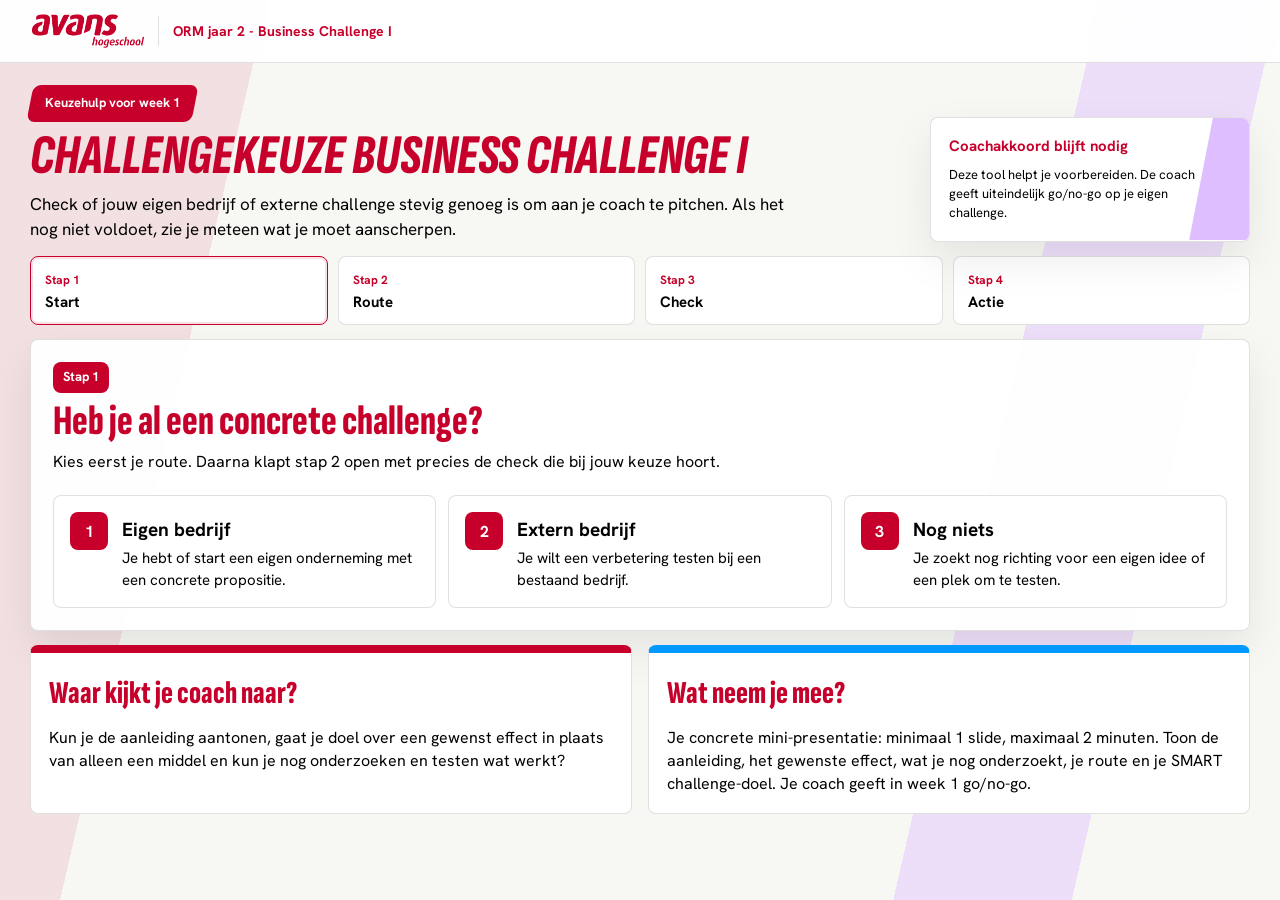
<file: docs/challengekeuze/index.html>
<!DOCTYPE html>
<html lang="nl">
  <head>
    <meta charset="utf-8" />
    <meta name="viewport" content="width=device-width, initial-scale=1" />
    <title>Challengekeuze Business Challenge I</title>
    <meta
      name="description"
      content="Keuzehulp voor ORM jaar 2 studenten: check of je eigen of externe challenge stevig genoeg is voor Business Challenge I."
    />
    <link rel="preconnect" href="https://fonts.googleapis.com" />
    <link rel="preconnect" href="https://fonts.gstatic.com" crossorigin />
    <link
      href="https://fonts.googleapis.com/css2?family=Hanken+Grotesk:wght@400;500;700&family=Sofia+Sans+Extra+Condensed:ital,wght@0,800;1,800&display=swap"
      rel="stylesheet"
    />
    <style>
      :root {
        --avans-rood: #c6002a;
        --helder-rood: #ff0013;
        --kalm-paars: #dfbeff;
        --actief-blauw: #0099ff;
        --slim-donkerblauw: #001a6a;
        --wit: #ffffff;
        --zwart: #000000;
        --licht: #f7f7f4;
        --rood-zacht: #fff0f3;
        --lijn: rgba(0, 0, 0, 0.12);
        --lijn-sterk: rgba(0, 0, 0, 0.22);
        --schaduw: 0 18px 44px rgba(0, 0, 0, 0.08);
        --font-titel: "Sofia Sans Extra Condensed", sans-serif;
        --font-body: "Hanken Grotesk", Verdana, sans-serif;
      }

      * {
        box-sizing: border-box;
      }

      html {
        scroll-behavior: smooth;
      }

      body {
        margin: 0;
        min-height: 100vh;
        background: var(--licht);
        color: var(--zwart);
        font-family: var(--font-body);
        font-size: 16px;
        line-height: 1.45;
      }

      body::before {
        content: "";
        position: fixed;
        inset: 0;
        z-index: -1;
        background:
          linear-gradient(103deg, rgba(198, 0, 42, 0.09) 0 18%, transparent 18% 100%),
          linear-gradient(103deg, transparent 0 74%, rgba(223, 190, 255, 0.42) 74% 86%, transparent 86% 100%);
        pointer-events: none;
      }

      button,
      input,
      textarea {
        font: inherit;
      }

      button {
        color: var(--zwart);
      }

      a {
        color: var(--avans-rood);
        text-decoration-thickness: 2px;
        text-underline-offset: 3px;
      }

      .topbar {
        position: sticky;
        top: 0;
        z-index: 10;
        display: flex;
        align-items: center;
        justify-content: space-between;
        gap: 16px;
        padding: 14px 32px;
        border-bottom: 1px solid var(--lijn);
        background: rgba(255, 255, 255, 0.94);
        backdrop-filter: blur(14px);
      }

      .brand {
        display: inline-flex;
        align-items: center;
        gap: 14px;
        min-width: 0;
      }

      .brand img {
        display: block;
        width: 112px;
        height: auto;
      }

      .brand-divider {
        width: 1px;
        height: 30px;
        background: var(--lijn);
      }

      .brand-title {
        margin: 0;
        color: var(--avans-rood);
        font-size: 14px;
        font-weight: 700;
      }

      .app {
        width: min(1220px, calc(100vw - 48px));
        margin: 0 auto;
        padding: 22px 0 40px;
      }

      .hero {
        display: grid;
        grid-template-columns: minmax(0, 1fr) 320px;
        gap: 22px;
        align-items: end;
        margin-bottom: 14px;
      }

      .angle-label {
        display: inline-block;
        margin-bottom: 12px;
        transform: skewX(-11deg);
        border-radius: 8px;
        background: var(--avans-rood);
      }

      .angle-label span {
        display: block;
        transform: skewX(11deg);
        padding: 9px 15px;
        color: var(--wit);
        font-size: 13px;
        font-weight: 700;
      }

      h1,
      h2,
      h3 {
        margin: 0;
        color: var(--avans-rood);
        font-family: var(--font-titel);
        font-weight: 800;
      }

      h1 {
        max-width: 780px;
        font-size: 56px;
        font-style: italic;
        line-height: 0.84;
        text-transform: uppercase;
      }

      .lead {
        max-width: 760px;
        margin: 12px 0 0;
        color: var(--zwart);
        font-size: 17px;
      }

      .hero-note {
        position: relative;
        overflow: hidden;
        border: 1px solid var(--lijn);
        border-radius: 8px;
        background: var(--wit);
        box-shadow: var(--schaduw);
      }

      .hero-note::before {
        content: "";
        position: absolute;
        top: 0;
        right: -34px;
        width: 82px;
        height: 100%;
        transform: skewX(-11deg);
        background: var(--kalm-paars);
      }

      .hero-note-inner {
        position: relative;
        padding: 18px;
      }

      .hero-note strong,
      .hero-note span {
        display: block;
      }

      .hero-note strong {
        color: var(--avans-rood);
        font-size: 15px;
      }

      .hero-note span {
        margin-top: 8px;
        max-width: 250px;
        font-size: 13px;
      }

      .progress {
        display: grid;
        grid-template-columns: repeat(4, minmax(0, 1fr));
        gap: 10px;
        margin: 14px 0;
      }

      .step {
        min-height: 58px;
        padding: 10px 14px;
        border: 1px solid var(--lijn);
        border-radius: 8px;
        background: var(--wit);
      }

      .step-label {
        color: var(--avans-rood);
        font-size: 12px;
        font-weight: 700;
      }

      .step strong {
        display: block;
        margin-top: 2px;
        color: var(--zwart);
        font-size: 15px;
      }

      .step.active {
        border-color: var(--avans-rood);
        box-shadow: inset 0 0 0 2px rgba(198, 0, 42, 0.12);
      }

      .step.done {
        background: #ffe8ed;
        border-color: rgba(198, 0, 42, 0.24);
      }

      .flow {
        display: grid;
        gap: 14px;
      }

      .panel {
        border: 1px solid var(--lijn);
        border-radius: 8px;
        background: rgba(255, 255, 255, 0.96);
        box-shadow: var(--schaduw);
      }

      .panel-head,
      .accordion-toggle {
        padding: 22px;
      }

      .step-kicker {
        display: inline-flex;
        margin-bottom: 10px;
        padding: 6px 10px;
        border-radius: 8px;
        background: var(--avans-rood);
        color: var(--wit);
        font-size: 13px;
        font-weight: 700;
      }

      .panel-head h2,
      .accordion-toggle h2 {
        font-size: 42px;
        line-height: 0.92;
      }

      .panel-head p,
      .accordion-toggle p {
        margin: 9px 0 0;
        max-width: 820px;
        color: var(--zwart);
      }

      .route-list {
        display: grid;
        grid-template-columns: repeat(3, minmax(0, 1fr));
        gap: 12px;
        padding: 0 22px 22px;
      }

      .route-card {
        display: grid;
        grid-template-columns: 38px minmax(0, 1fr);
        gap: 14px;
        width: 100%;
        min-height: 112px;
        padding: 16px;
        border: 1px solid var(--lijn);
        border-radius: 8px;
        background: var(--wit);
        text-align: left;
        cursor: pointer;
        transition: border-color 0.16s ease, background 0.16s ease, box-shadow 0.16s ease;
      }

      .route-card:hover,
      .route-card.active {
        border-color: var(--avans-rood);
      }

      .route-card.active {
        background: var(--rood-zacht);
        box-shadow: inset 0 0 0 2px rgba(198, 0, 42, 0.12);
      }

      .route-icon {
        display: grid;
        place-items: center;
        width: 38px;
        height: 38px;
        border-radius: 8px;
        background: var(--avans-rood);
        color: var(--wit);
        font-weight: 700;
      }

      .route-card strong {
        display: block;
        color: var(--zwart);
        font-size: 19px;
      }

      .route-card span:not(.route-icon) {
        display: block;
        margin-top: 4px;
        color: var(--zwart);
        font-size: 15px;
      }

      .accordion {
        overflow: hidden;
      }

      .accordion[hidden] {
        display: none;
      }

      .accordion-toggle {
        display: flex;
        align-items: center;
        gap: 20px;
        width: 100%;
        border: 0;
        border-bottom: 1px solid var(--lijn);
        background: var(--wit);
        text-align: left;
        cursor: default;
      }

      .accordion-content {
        display: grid;
        grid-template-columns: minmax(0, 1fr) 360px;
        gap: 16px;
        padding: 22px;
      }

      .accordion-content[hidden],
      .branch[hidden] {
        display: none;
      }

      .branch-title {
        display: flex;
        align-items: start;
        justify-content: space-between;
        gap: 16px;
        margin-bottom: 16px;
      }

      .branch-title h2 {
        font-size: 44px;
        line-height: 0.9;
      }

      .branch-title p {
        margin: 8px 0 0;
        max-width: 650px;
      }

      .branch-tag {
        flex: 0 0 auto;
        min-width: 112px;
        padding: 9px 12px;
        border-radius: 8px;
        background: var(--zwart);
        color: var(--wit);
        font-size: 14px;
        font-weight: 700;
        text-align: center;
      }

      .criteria-block {
        display: grid;
        gap: 10px;
        margin-top: 18px;
      }

      .criteria-block + .criteria-block {
        margin-top: 20px;
        padding-top: 18px;
        border-top: 1px solid var(--lijn);
      }

      .criteria-head {
        display: flex;
        align-items: start;
        justify-content: space-between;
        gap: 16px;
      }

      .criteria-head h3 {
        font-size: 30px;
        line-height: 0.95;
      }

      .criteria-head p {
        max-width: 650px;
        margin: 7px 0 0;
        font-size: 14px;
      }

      .check-list {
        display: grid;
        gap: 10px;
      }

      .check-item {
        display: grid;
        grid-template-columns: 30px minmax(0, 1fr);
        gap: 12px;
        align-items: start;
        min-height: 74px;
        padding: 14px;
        border: 1px solid var(--lijn);
        border-radius: 8px;
        background: var(--wit);
      }

      .check-item:has(input:checked) {
        border-color: rgba(198, 0, 42, 0.5);
        background: var(--rood-zacht);
      }

      .check-item input {
        width: 22px;
        height: 22px;
        margin: 2px 0 0;
        accent-color: var(--avans-rood);
      }

      .check-item strong {
        display: block;
        font-size: 17px;
      }

      .check-item > span > span {
        display: block;
        margin-top: 4px;
        font-size: 14px;
      }

      .check-example {
        margin-top: 10px !important;
        padding: 10px 12px;
        border-left: 4px solid var(--avans-rood);
        border-radius: 0 6px 6px 0;
        background: rgba(255, 255, 255, 0.78);
      }

      .check-example > span {
        display: block;
        margin: 0;
        font-size: 13px;
        line-height: 1.35;
      }

      .check-example > span + span {
        margin-top: 4px;
      }

      .check-example b {
        color: var(--avans-rood);
      }

      .field-grid {
        display: grid;
        grid-template-columns: repeat(2, minmax(0, 1fr));
        gap: 12px;
        margin-top: 14px;
      }

      .field {
        display: grid;
        gap: 7px;
      }

      .field label,
      .field-label {
        color: var(--avans-rood);
        font-size: 13px;
        font-weight: 700;
      }

      .field input,
      .field textarea {
        width: 100%;
        min-height: 44px;
        border: 1px solid var(--lijn-sterk);
        border-radius: 8px;
        padding: 10px 12px;
        background: var(--wit);
        color: var(--zwart);
      }

      .field textarea {
        min-height: 96px;
        resize: vertical;
      }

      .tool-callout,
      .tool-sequence,
      .route-tip {
        border-left: 5px solid var(--avans-rood);
        border-radius: 8px;
        background: var(--rood-zacht);
      }

      .tool-callout {
        display: flex;
        align-items: center;
        justify-content: space-between;
        gap: 14px;
        margin-bottom: 14px;
        padding: 16px;
      }

      .tool-callout strong,
      .tool-card strong {
        display: block;
        color: var(--avans-rood);
      }

      .tool-callout span,
      .tool-card span {
        display: block;
        margin-top: 4px;
      }

      .tool-link {
        display: inline-flex;
        flex: 0 0 auto;
        align-items: center;
        justify-content: center;
        min-height: 42px;
        padding: 10px 14px;
        border-radius: 8px;
        background: var(--avans-rood);
        color: var(--wit);
        font-weight: 700;
        text-decoration: none;
      }

      .choice-row {
        display: grid;
        grid-template-columns: repeat(2, minmax(0, 1fr));
        gap: 10px;
      }

      .choice-button,
      .interest-button {
        min-height: 54px;
        border: 1px solid var(--lijn);
        border-radius: 8px;
        background: var(--wit);
        color: var(--zwart);
        font-weight: 700;
        cursor: pointer;
      }

      .choice-button:hover,
      .choice-button.active,
      .interest-button:hover,
      .interest-button.active {
        border-color: var(--avans-rood);
      }

      .choice-button.active,
      .interest-button.active {
        background: var(--rood-zacht);
        box-shadow: inset 0 0 0 2px rgba(198, 0, 42, 0.12);
      }

      .interest-grid {
        display: grid;
        grid-template-columns: repeat(4, minmax(0, 1fr));
        gap: 10px;
        margin-top: 8px;
      }

      .interest-button {
        min-height: 46px;
        font-size: 14px;
      }

      .tool-sequence {
        display: grid;
        gap: 10px;
        margin-top: 14px;
        padding: 16px;
      }

      .tool-sequence p {
        margin: 0;
      }

      .tool-sequence-grid {
        display: grid;
        grid-template-columns: repeat(2, minmax(0, 1fr));
        gap: 10px;
      }

      .tool-card {
        display: flex;
        align-items: center;
        justify-content: space-between;
        gap: 12px;
        padding: 14px;
        border: 1px solid rgba(198, 0, 42, 0.28);
        border-radius: 8px;
        background: var(--wit);
      }

      .search-route {
        display: grid;
        gap: 14px;
        margin-top: 16px;
      }

      .search-route[hidden] {
        display: none;
      }

      .route-tip {
        padding: 16px;
      }

      .route-tip strong,
      .conversation-prompts strong {
        display: block;
        color: var(--avans-rood);
      }

      .route-tip span {
        display: block;
        margin-top: 4px;
      }

      .search-question-list {
        display: grid;
        gap: 12px;
      }

      .conversation-prompts {
        padding: 16px;
        border-left: 5px solid var(--avans-rood);
        border-radius: 8px;
        background: var(--rood-zacht);
      }

      .conversation-prompts ul {
        display: grid;
        gap: 7px;
        margin: 10px 0 0;
        padding-left: 20px;
      }

      .result-panel {
        position: sticky;
        top: 86px;
        overflow: hidden;
        border: 1px solid var(--lijn);
        border-radius: 8px;
        background: var(--wit);
      }

      .result-status {
        min-height: 128px;
        padding: 20px;
        background: var(--avans-rood);
        color: var(--wit);
      }

      .result-status[data-state="success"] {
        background: var(--zwart);
      }

      .result-status[data-state="start"] {
        background: var(--slim-donkerblauw);
      }

      .result-kicker {
        display: block;
        margin-bottom: 8px;
        color: var(--wit);
        font-size: 13px;
        font-weight: 700;
      }

      .result-status h2 {
        color: var(--wit);
        font-size: 44px;
        line-height: 0.88;
      }

      .result-status p {
        margin: 10px 0 0;
        color: var(--wit);
        font-size: 14px;
      }

      .result-body {
        padding: 16px;
      }

      .score-stack {
        display: grid;
        gap: 12px;
        margin-bottom: 14px;
        padding-bottom: 14px;
        border-bottom: 1px solid var(--lijn);
      }

      .score-line {
        display: flex;
        align-items: center;
        justify-content: space-between;
        gap: 14px;
      }

      .score-line + .score-line {
        padding-top: 12px;
        border-top: 1px solid var(--lijn);
      }

      .score-line[hidden] + .score-line {
        padding-top: 0;
        border-top: 0;
      }

      .score-line[hidden] {
        display: none;
      }

      .score-line strong {
        color: var(--avans-rood);
      }

      .score-pill {
        flex: 0 0 auto;
        min-width: 86px;
        padding: 8px 10px;
        border-radius: 8px;
        background: var(--rood-zacht);
        color: var(--avans-rood);
        font-weight: 700;
        text-align: center;
      }

      .advice-list {
        display: grid;
        gap: 10px;
        margin: 0;
        padding: 0;
        list-style: none;
      }

      .advice-list li {
        padding: 12px;
        border: 1px solid var(--lijn);
        border-left: 5px solid var(--avans-rood);
        border-radius: 8px;
        background: var(--wit);
      }

      .advice-list strong {
        display: block;
        margin-bottom: 4px;
        color: var(--avans-rood);
      }

      .advice-list a,
      .pitch-box a {
        color: var(--avans-rood);
        font-weight: 700;
        text-decoration: underline;
        text-underline-offset: 3px;
      }

      .advice-list a:hover,
      .pitch-box a:hover {
        color: var(--zwart);
      }

      .pitch-box {
        margin-top: 14px;
        padding: 13px;
        border-radius: 8px;
        background: var(--kalm-paars);
        color: var(--zwart);
        font-size: 14px;
      }

      .pitch-box strong {
        display: block;
        margin-bottom: 4px;
      }

      .pitch-box ul {
        display: grid;
        gap: 9px;
        margin: 8px 0 0;
        padding-left: 20px;
      }

      .pitch-box li {
        display: list-item;
        line-height: 1.35;
        padding-left: 2px;
      }

      .route-return-box {
        display: grid;
        gap: 10px;
        margin-top: 16px;
        padding-top: 16px;
        border-top: 1px solid var(--lijn);
      }

      .route-return-box[hidden] {
        display: none;
      }

      .route-return-box strong {
        color: var(--avans-rood);
      }

      .route-return-box p {
        margin: 0;
        font-size: 14px;
      }

      .route-return-buttons {
        display: grid;
        grid-template-columns: 1fr;
        gap: 8px;
      }

      .return-route-button {
        min-height: 42px;
        padding: 9px 10px;
        border: 1px solid var(--avans-rood);
        border-radius: 8px;
        background: var(--wit);
        color: var(--avans-rood);
        font-size: 14px;
        font-weight: 700;
        cursor: pointer;
      }

      .return-route-button:hover,
      .return-route-button:focus-visible {
        background: var(--rood-zacht);
      }

      .footer-band {
        display: grid;
        grid-template-columns: 1fr 1fr;
        gap: 16px;
        margin-top: 14px;
      }

      .footer-card {
        padding: 18px;
        border: 1px solid var(--lijn);
        border-radius: 8px;
        background: var(--wit);
      }

      .footer-card h2 {
        margin-bottom: 8px;
        font-size: 32px;
      }

      .footer-card p {
        margin: 0;
      }

      .footer-card.blue-mark {
        border-top: 8px solid var(--actief-blauw);
      }

      .footer-card.red-mark {
        border-top: 8px solid var(--avans-rood);
      }

      @media (max-width: 980px) {
        .hero,
        .accordion-content {
          grid-template-columns: 1fr;
        }

        .result-panel {
          position: static;
        }

        .route-list,
        .tool-sequence-grid {
          grid-template-columns: 1fr;
        }
      }

      @media (max-width: 760px) {
        .topbar {
          align-items: flex-start;
          flex-direction: column;
          padding: 14px 18px;
        }

        .brand {
          width: 100%;
        }

        .brand-title {
          font-size: 13px;
        }

        .app {
          width: min(100vw - 28px, 720px);
          padding-top: 18px;
        }

        h1 {
          font-size: 44px;
        }

        .lead {
          font-size: 15px;
        }

        .hero-note {
          display: none;
        }

        .progress {
          grid-template-columns: repeat(4, minmax(0, 1fr));
          gap: 6px;
        }

        .step {
          min-height: 50px;
          padding: 8px;
        }

        .step-label {
          font-size: 11px;
        }

        .step strong {
          font-size: 13px;
        }

        .panel-head,
        .accordion-toggle,
        .accordion-content,
        .result-body,
        .result-status {
          padding: 16px;
        }

        .panel-head h2,
        .accordion-toggle h2,
        .branch-title h2,
        .result-status h2 {
          font-size: 36px;
        }

        .accordion-toggle {
          align-items: flex-start;
        }

        .route-list,
        .choice-row,
        .interest-grid,
        .field-grid,
        .route-return-buttons,
        .footer-band {
          grid-template-columns: 1fr;
        }

        .branch-title {
          display: block;
        }

        .criteria-head {
          display: block;
        }

        .branch-tag {
          display: inline-block;
          margin-top: 12px;
        }

        .tool-callout,
        .tool-card {
          display: block;
        }

        .tool-link {
          margin-top: 12px;
        }
      }
    </style>
  </head>
  <body>
    <header class="topbar">
      <div class="brand">
        <img src="assets/Avans_Logo-RGB.png" alt="Avans Hogeschool" />
        <span class="brand-divider" aria-hidden="true"></span>
        <p class="brand-title">ORM jaar 2 - Business Challenge I</p>
      </div>
    </header>

    <main class="app">
      <section class="hero" aria-labelledby="page-title">
        <div>
          <div class="angle-label"><span>Keuzehulp voor week 1</span></div>
          <h1 id="page-title">Challengekeuze Business Challenge I</h1>
          <p class="lead">
            Check of jouw eigen bedrijf of externe challenge stevig genoeg is om aan je coach te pitchen.
            Als het nog niet voldoet, zie je meteen wat je moet aanscherpen.
          </p>
        </div>
        <aside class="hero-note" aria-label="Belangrijk">
          <div class="hero-note-inner">
            <strong>Coachakkoord blijft nodig</strong>
            <span>Deze tool helpt je voorbereiden. De coach geeft uiteindelijk go/no-go op je eigen challenge.</span>
          </div>
        </aside>
      </section>

      <section class="progress" aria-label="Voortgang">
        <div class="step active" data-step="start">
          <span class="step-label">Stap 1</span>
          <strong>Start</strong>
        </div>
        <div class="step" data-step="route">
          <span class="step-label">Stap 2</span>
          <strong>Route</strong>
        </div>
        <div class="step" data-step="check">
          <span class="step-label">Stap 3</span>
          <strong>Check</strong>
        </div>
        <div class="step" data-step="action">
          <span class="step-label">Stap 4</span>
          <strong>Actie</strong>
        </div>
      </section>

      <section class="flow" aria-label="Challengekeuze tool">
        <section class="panel" aria-labelledby="step-one-title">
          <div class="panel-head">
            <span class="step-kicker">Stap 1</span>
            <h2 id="step-one-title">Heb je al een concrete challenge?</h2>
            <p>Kies eerst je route. Daarna klapt stap 2 open met precies de check die bij jouw keuze hoort.</p>
          </div>
          <div class="route-list" role="list">
            <button class="route-card" type="button" data-route="own" aria-pressed="false">
              <span class="route-icon">1</span>
              <span>
                <strong>Eigen bedrijf</strong>
                <span>Je hebt of start een eigen onderneming met een concrete propositie.</span>
              </span>
            </button>
            <button class="route-card" type="button" data-route="external" aria-pressed="false">
              <span class="route-icon">2</span>
              <span>
                <strong>Extern bedrijf</strong>
                <span>Je wilt een verbetering testen bij een bestaand bedrijf.</span>
              </span>
            </button>
            <button class="route-card" type="button" data-route="none" aria-pressed="false">
              <span class="route-icon">3</span>
              <span>
                <strong>Nog niets</strong>
                <span>Je zoekt nog richting voor een eigen idee of een plek om te testen.</span>
              </span>
            </button>
          </div>
        </section>

        <section class="panel accordion" data-open="false" aria-labelledby="step-two-title" hidden>
          <div class="accordion-toggle" id="step-two-toggle">
            <span>
              <span class="step-kicker">Stap 2</span>
              <h2 id="step-two-title">Kies eerst stap 1</h2>
              <p id="step-two-subtitle">De juiste check opent hier zodra je een route kiest.</p>
            </span>
          </div>

          <div class="accordion-content" id="step-two-content" hidden>
            <div class="branch" id="branch-external" data-branch="external" hidden>
              <div class="branch-title">
                <div>
                  <h2>Voorwaarden voor je externe challenge</h2>
                  <p>Controleer eerst of de challenge inhoudelijk sterk genoeg is en daarna of de organisatie genoeg ruimte biedt.</p>
                </div>
              </div>

              <section class="criteria-block" aria-labelledby="external-basis-title">
                <div class="criteria-head">
                  <div>
                    <h3 id="external-basis-title">Algemene basis voor je challenge</h3>
                    <p>Je moet deze punten tijdens je mini-presentatie kunnen aantonen.</p>
                  </div>
                  <span class="branch-tag" id="external-basis-count-label">0/3 aangevinkt</span>
                </div>

                <div class="check-list">
                  <label class="check-item">
                    <input type="checkbox" data-check="external-basis-evidence" />
                    <span>
                      <strong>Je kunt de aanleiding aantonen</strong>
                      <span>Je kunt benoemen wie het probleem of de kans ervaart en welk signaal laat zien dat dit echt speelt, bijvoorbeeld gesprekken, vragen, data of observaties.</span>
                    </span>
                  </label>
                  <label class="check-item">
                    <input type="checkbox" data-check="external-basis-effect" />
                    <span>
                      <strong>Je kunt het doel formuleren zonder het middel te noemen</strong>
                      <span>Je kunt zeggen wat er voor de doelgroep of organisatie beter moet worden en waaraan je merkt dat dit lukt.</span>
                      <span class="check-example">
                        <span><b>Niet:</b> "Ik ga een nieuwe website maken."</span>
                        <span><b>Wel:</b> "Ik wil onderzoeken welke aanpak ervoor zorgt dat potentiële klanten begrijpen wat ik aanbied en contact opnemen."</span>
                        <span>Een website kan een van de middelen zijn.</span>
                      </span>
                    </span>
                  </label>
                  <label class="check-item">
                    <input type="checkbox" data-check="external-basis-open" />
                    <span>
                      <strong>De oplossing staat nog niet vast</strong>
                      <span>Je gaat onderzoeken en testen welke aanpak werkt. Uit je bewijs mag ook blijken dat een andere oplossing beter is.</span>
                    </span>
                  </label>
                </div>
              </section>

              <section class="criteria-block" aria-labelledby="external-specific-title">
                <div class="criteria-head">
                  <div>
                    <h3 id="external-specific-title">Specifiek voor een extern bedrijf</h3>
                    <p>De organisatie en opdracht moeten groot genoeg, afgebakend en uitvoerbaar zijn.</p>
                  </div>
                  <span class="branch-tag" id="external-count-label">0/4 aangevinkt</span>
                </div>

                <div class="check-list">
                  <label class="check-item">
                    <input type="checkbox" data-check="external-turnover" />
                    <span>
                      <strong>Minimaal EUR 250.000 omzet afgelopen jaar</strong>
                      <span>Zo voorkom je dat je project te klein of te kwetsbaar is om er goed van te leren.</span>
                    </span>
                  </label>
                  <label class="check-item">
                    <input type="checkbox" data-check="external-employees" />
                    <span>
                      <strong>Minimaal 3 medewerkers</strong>
                      <span>Er moet voldoende organisatiecontext zijn: mensen, processen, rollen en keuzes.</span>
                    </span>
                  </label>
                  <label class="check-item">
                    <input type="checkbox" data-check="external-scope" />
                    <span>
                      <strong>Afgebakend project, proces of doel</strong>
                      <span>Je challenge is kleiner dan "help dit bedrijf", maar groter dan een losse taak.</span>
                    </span>
                  </label>
                  <label class="check-item">
                    <input type="checkbox" data-check="external-permission" />
                    <span>
                      <strong>Toestemming om te testen, proberen en veranderen</strong>
                      <span>Je mag niet alleen observeren; je moet iets kunnen uitproberen en terugkoppelen.</span>
                    </span>
                  </label>
                </div>
              </section>

              <div class="field-grid">
                <div class="field">
                  <label for="external-company">Bedrijf of organisatie</label>
                  <input id="external-company" type="text" placeholder="Bijvoorbeeld: Spark" />
                </div>
                <div class="field">
                  <label for="external-goal">SMART-doel in 1 zin</label>
                  <input id="external-goal" type="text" placeholder="Bijvoorbeeld: binnen 6 weken 3 acties testen om offerteconversie met 10% te verhogen" />
                </div>
              </div>
            </div>

            <div class="branch" id="branch-own" data-branch="own" hidden>
              <div class="branch-title">
                <div>
                  <h2>Basis voor je eigen bedrijf</h2>
                  <p>Begin altijd met je waardepropositie. Controleer daarna of je challenge inhoudelijk sterk en concreet genoeg is.</p>
                </div>
              </div>

              <div class="tool-callout">
                <div>
                  <strong>Altijd eerst openen: Waardepropositie Bouwer</strong>
                  <span>Iedereen die voor eigen bedrijf kiest, vult deze tool in en neemt de uitkomst mee.</span>
                </div>
                <a class="tool-link" href="https://chatgpt.com/g/g-6824663e94d88191b5023348dd00e2f0-waardepropositie-bouwer" target="_blank" rel="noopener">Open tool</a>
              </div>

              <section class="criteria-block" aria-labelledby="own-basis-title">
                <div class="criteria-head">
                  <div>
                    <h3 id="own-basis-title">Algemene basis voor je challenge</h3>
                    <p>Je moet deze punten tijdens je mini-presentatie kunnen aantonen.</p>
                  </div>
                  <span class="branch-tag" id="own-basis-count-label">0/3 aangevinkt</span>
                </div>

                <div class="check-list">
                  <label class="check-item">
                    <input type="checkbox" data-check="own-basis-evidence" />
                    <span>
                      <strong>Je kunt de aanleiding aantonen</strong>
                      <span>Je kunt benoemen wie het probleem of de kans ervaart en welk signaal laat zien dat dit echt speelt, bijvoorbeeld gesprekken, vragen, data of observaties.</span>
                    </span>
                  </label>
                  <label class="check-item">
                    <input type="checkbox" data-check="own-basis-effect" />
                    <span>
                      <strong>Je kunt het doel formuleren zonder het middel te noemen</strong>
                      <span>Je kunt zeggen wat er voor de doelgroep of organisatie beter moet worden en waaraan je merkt dat dit lukt.</span>
                      <span class="check-example">
                        <span><b>Niet:</b> "Ik ga een nieuwe website maken."</span>
                        <span><b>Wel:</b> "Ik wil onderzoeken welke aanpak ervoor zorgt dat potentiële klanten begrijpen wat ik aanbied en contact opnemen."</span>
                        <span>Een website kan een van de middelen zijn.</span>
                      </span>
                    </span>
                  </label>
                  <label class="check-item">
                    <input type="checkbox" data-check="own-basis-open" />
                    <span>
                      <strong>De oplossing staat nog niet vast</strong>
                      <span>Je gaat onderzoeken en testen welke aanpak werkt. Uit je bewijs mag ook blijken dat een andere oplossing beter is.</span>
                    </span>
                  </label>
                </div>
              </section>

              <section class="criteria-block" aria-labelledby="own-specific-title">
                <div class="criteria-head">
                  <div>
                    <h3 id="own-specific-title">Specifiek voor je eigen bedrijf</h3>
                    <p>Maak je waardepropositie en SMART challenge-doel klaar voor de mini-presentatie.</p>
                  </div>
                  <span class="branch-tag" id="own-count-label">0/2 aangevinkt</span>
                </div>

                <div class="check-list">
                  <label class="check-item">
                    <input type="checkbox" data-check="own-vpc" />
                    <span>
                      <strong>Waardepropositie Bouwer doorlopen</strong>
                      <span>Je hebt de uitkomst bewaard en kunt uitleggen voor wie je wat oplost.</span>
                    </span>
                  </label>
                  <label class="check-item">
                    <input type="checkbox" data-check="own-goal" />
                    <span>
                      <strong>Naam plus SMART challenge-doel klaar</strong>
                      <span>Je kunt in 1 zin zeggen wat je in blok 1 gaat onderzoeken, testen, verbeteren of opleveren, met tijd en meetcriterium.</span>
                    </span>
                  </label>
                </div>
              </section>

              <div class="field-grid">
                <div class="field">
                  <label for="own-company">Naam bedrijf of idee</label>
                  <input id="own-company" type="text" placeholder="Bijvoorbeeld: mijn webshop, dienst of startupidee" />
                </div>
                <div class="field">
                  <label for="own-goal-text">SMART challenge-doel in 1 zin</label>
                  <input id="own-goal-text" type="text" placeholder="Bijvoorbeeld: binnen 6 weken met 15 studenten testen of zij EUR 10 willen betalen voor X" />
                </div>
              </div>
            </div>

            <div class="branch" id="branch-none" data-branch="none" hidden>
              <div class="branch-title">
                <div>
                  <h2>Kies je richting</h2>
                  <p>Dat snappen we. Niet iedereen heeft begin jaar 2 al een bedrijf of opdrachtgever. Gebruik deze stap om tot iets concreets te komen.</p>
                </div>
                <span class="branch-tag">richting kiezen</span>
              </div>

              <div class="choice-row" aria-label="Richting kiezen">
                <button class="choice-button" type="button" data-no-choice="build" aria-pressed="false">Zelf iets opzetten</button>
                <button class="choice-button" type="button" data-no-choice="watch" aria-pressed="false">Verbetering testen bij bestaand bedrijf</button>
              </div>

              <div class="field" style="margin-top: 18px">
                <span class="field-label">Wat vind je interessant?</span>
                <div class="interest-grid" aria-label="Interesses">
                  <button class="interest-button" type="button" data-interest="marketing" aria-pressed="false">Marketing</button>
                  <button class="interest-button" type="button" data-interest="sales" aria-pressed="false">Sales</button>
                  <button class="interest-button" type="button" data-interest="proces" aria-pressed="false">Proces</button>
                  <button class="interest-button" type="button" data-interest="finance" aria-pressed="false">Finance</button>
                  <button class="interest-button" type="button" data-interest="legal" aria-pressed="false">Legal</button>
                  <button class="interest-button" type="button" data-interest="ai" aria-pressed="false">AI</button>
                  <button class="interest-button" type="button" data-interest="impact" aria-pressed="false">Impact</button>
                  <button class="interest-button" type="button" data-interest="klant" aria-pressed="false">Klantprobleem</button>
                </div>
              </div>

              <section class="search-route" data-no-section="build" aria-label="Zoekhulp voor zelf iets opzetten" hidden>
                <div class="route-tip">
                  <strong>Begin niet bij wat je wilt maken</strong>
                  <span>Begin bij wie je wilt helpen, wat je bij die mensen vermoedt en wat je nog moet begrijpen. Een website, dienst of app kan later een middel blijken.</span>
                </div>

                <div class="tool-sequence">
                  <p>
                    Heb je nog geen idee? Doorloop deze hulpmiddelen stap voor stap en speel ermee totdat je de vragen van de Waardepropositie Bouwer kunt beantwoorden.
                  </p>
                  <div class="tool-sequence-grid">
                    <div class="tool-card">
                      <div>
                        <strong>1. Idee Generator</strong>
                        <span>Nog helemaal geen idee? Begin hier en zoek van inzicht naar kans.</span>
                      </div>
                      <a class="tool-link" href="https://chatgpt.com/g/g-682f2fc4026c8191831f908e34747b93-idee-generator-van-inzicht-naar-kans" target="_blank" rel="noopener">Open</a>
                    </div>
                    <div class="tool-card">
                      <div>
                        <strong>2. Idee Validator</strong>
                        <span>Al globaal een idee? Maak het concreter en toets de eerste richting.</span>
                      </div>
                      <a class="tool-link" href="https://chatgpt.com/g/g-9JfbO9jKb-startup-validator" target="_blank" rel="noopener">Open</a>
                    </div>
                  </div>
                </div>

                <div class="search-question-list">
                  <div class="field">
                    <label for="none-build-audience">1. Wie wil je helpen of voor wie wil je iets verbeteren?</label>
                    <textarea id="none-build-audience" placeholder="Bijvoorbeeld: startende ondernemers die moeite hebben om hun eerste klanten te vinden"></textarea>
                  </div>
                  <div class="field">
                    <label for="none-build-signal">2. Welk probleem, behoefte of kans vermoed je?</label>
                    <textarea id="none-build-signal" placeholder="Bijvoorbeeld: zij weten niet welke verkoopaanpak bij hun doelgroep werkt"></textarea>
                  </div>
                  <div class="field">
                    <label for="none-build-action">3. Wat ga je doen om te controleren of dit echt speelt?</label>
                    <textarea id="none-build-action" placeholder="Bijvoorbeeld: deze week 5 startende ondernemers spreken en hun huidige aanpak vergelijken"></textarea>
                  </div>
                </div>
              </section>

              <section class="search-route" data-no-section="watch" aria-label="Zoekhulp voor een bestaand bedrijf" hidden>
                <div class="route-tip">
                  <strong>Vraag niet alleen of een bedrijf een opdracht voor je heeft</strong>
                  <span>Zoek naar iets dat nu beter moet en waar je uiteindelijk ook iets mag proberen, testen en terugkoppelen.</span>
                </div>

                <div class="conversation-prompts">
                  <strong>Voorbeeldvragen voor je gesprek</strong>
                  <ul>
                    <li>Wat moet er de komende periode beter?</li>
                    <li>Waar loopt het bedrijf, de medewerker of de klant nu tegenaan?</li>
                    <li>Waar zou ik iets mogen testen, proberen en terugkoppelen?</li>
                  </ul>
                </div>

                <div class="search-question-list">
                  <div class="field">
                    <label for="none-watch-companies">1. Welke bedrijven of organisaties kun je benaderen?</label>
                    <textarea id="none-watch-companies" placeholder="Bijvoorbeeld: mijn bijbaan, de sportschool in mijn buurt en het bedrijf van een familielid"></textarea>
                  </div>
                  <div class="field">
                    <label for="none-watch-signal">2. Welk probleem, proces of kans vermoed je daar?</label>
                    <textarea id="none-watch-signal" placeholder="Bijvoorbeeld: de sportschool lijkt moeite te hebben om proefleden te laten terugkomen"></textarea>
                  </div>
                  <div class="field">
                    <label for="none-watch-action">3. Wie ga je benaderen en wat ga je vragen?</label>
                    <textarea id="none-watch-action" placeholder="Bijvoorbeeld: ik bel deze week de eigenaar en vraag wat er nu beter moet en waar ik iets mag testen"></textarea>
                  </div>
                </div>
              </section>
            </div>

            <aside class="result-panel" aria-live="polite">
              <div class="result-status" data-state="start" id="result-status">
                <span class="result-kicker" id="result-kicker">Uitkomst</span>
                <h2 id="result-title">Kies stap 1</h2>
                <p id="result-summary">Kies eerst een route. Daarna zie je wat je moet doen voor je mini-presentatie.</p>
              </div>
              <div class="result-body">
                <div class="score-stack">
                  <div class="score-line" id="basis-score-line" hidden>
                    <span><strong>Algemene basis</strong><br /><span id="basis-score-sub">0 van 3 aangetoond</span></span>
                    <span class="score-pill" id="basis-score-pill">0/3</span>
                  </div>
                  <div class="score-line">
                    <span><strong id="score-label">Nog geen route</strong><br /><span id="score-sub">Stap 2 is nog dicht</span></span>
                    <span class="score-pill" id="score-pill">-</span>
                  </div>
                </div>
                <ul class="advice-list" id="advice-list"></ul>
                <div class="pitch-box" id="pitch-box">
                  <strong>Voor je mini-presentatie</strong>
                  <ul>
                    <li>Kies eerst een route in stap 1.</li>
                  </ul>
                </div>
                <div class="route-return-box" id="route-return-box" hidden>
                  <strong>Denk je dat je iets hebt?</strong>
                  <p>Ga terug naar de echte check en kies de route die bij je mogelijke challenge past.</p>
                  <div class="route-return-buttons">
                    <button class="return-route-button" type="button" data-return-route="own">Ga naar Eigen bedrijf</button>
                    <button class="return-route-button" type="button" data-return-route="external">Ga naar Extern bedrijf</button>
                  </div>
                  <p><b>Let op:</b> pas na de algemene basischeck en de routespecifieke vinkjes kan je challenge pitchklaar lijken.</p>
                </div>
              </div>
            </aside>
          </div>
        </section>
      </section>

      <section class="footer-band" aria-label="Achtergrond">
        <article class="footer-card red-mark">
          <h2>Waar kijkt je coach naar?</h2>
          <p>Kun je de aanleiding aantonen, gaat je doel over een gewenst effect in plaats van alleen een middel en kun je nog onderzoeken en testen wat werkt?</p>
        </article>
        <article class="footer-card blue-mark">
          <h2>Wat neem je mee?</h2>
          <p>Je concrete mini-presentatie: minimaal 1 slide, maximaal 2 minuten. Toon de aanleiding, het gewenste effect, wat je nog onderzoekt, je route en je SMART challenge-doel. Je coach geeft in week 1 go/no-go.</p>
        </article>
      </section>
    </main>

    <script>
      const routeButtons = Array.from(document.querySelectorAll("[data-route]"));
      const branches = Array.from(document.querySelectorAll("[data-branch]"));
      const checks = Array.from(document.querySelectorAll("[data-check]"));
      const noChoiceButtons = Array.from(document.querySelectorAll("[data-no-choice]"));
      const noChoiceSections = Array.from(document.querySelectorAll("[data-no-section]"));
      const interestButtons = Array.from(document.querySelectorAll("[data-interest]"));
      const returnRouteButtons = Array.from(document.querySelectorAll("[data-return-route]"));
      const fields = Array.from(document.querySelectorAll("input[type='text'], textarea"));
      const steps = Array.from(document.querySelectorAll("[data-step]"));

      const accordion = document.querySelector(".accordion");
      const stepTwoToggle = document.getElementById("step-two-toggle");
      const stepTwoContent = document.getElementById("step-two-content");
      const stepTwoTitle = document.getElementById("step-two-title");
      const stepTwoSubtitle = document.getElementById("step-two-subtitle");
      const resultStatus = document.getElementById("result-status");
      const resultTitle = document.getElementById("result-title");
      const resultSummary = document.getElementById("result-summary");
      const scoreLabel = document.getElementById("score-label");
      const scoreSub = document.getElementById("score-sub");
      const scorePill = document.getElementById("score-pill");
      const basisScoreLine = document.getElementById("basis-score-line");
      const basisScoreSub = document.getElementById("basis-score-sub");
      const basisScorePill = document.getElementById("basis-score-pill");
      const adviceList = document.getElementById("advice-list");
      const pitchBox = document.getElementById("pitch-box");
      const routeReturnBox = document.getElementById("route-return-box");
      const externalBasisCountLabel = document.getElementById("external-basis-count-label");
      const ownBasisCountLabel = document.getElementById("own-basis-count-label");
      const externalCountLabel = document.getElementById("external-count-label");
      const ownCountLabel = document.getElementById("own-count-label");

      let activeRoute = "";
      let accordionOpen = false;
      let noChoice = "";
      const interests = new Set();
      const toolLinks = [
        {
          label: "Waardepropositie Bouwer",
          url: "https://chatgpt.com/g/g-6824663e94d88191b5023348dd00e2f0-waardepropositie-bouwer"
        },
        {
          label: "Idee Generator",
          url: "https://chatgpt.com/g/g-682f2fc4026c8191831f908e34747b93-idee-generator-van-inzicht-naar-kans"
        },
        {
          label: "Idee Validator",
          url: "https://chatgpt.com/g/g-9JfbO9jKb-startup-validator"
        }
      ];

      const routeCopy = {
        external: {
          title: "Extern bedrijf checken",
          subtitle: "Je koos extern bedrijf. Check nu of de organisatie en opdracht stevig genoeg zijn."
        },
        own: {
          title: "Eigen bedrijf checken",
          subtitle: "Je koos eigen bedrijf. Start met de Waardepropositie Bouwer en maak je mini-presentatie concreet."
        },
        none: {
          title: "Nog geen challenge",
          subtitle: "Gebruik deze stap om tot een eigen idee of een plek voor een verbeteringstest te komen."
        }
      };

      const advice = {
        basisEvidence: {
          title: "Aanleiding nog niet aantoonbaar",
          body: "Verzamel eerst signalen van echte mensen, klanten, gebruikers of de organisatie. Denk aan gesprekken, vragen, data of observaties."
        },
        basisEffect: {
          title: "Doel noemt nog vooral een middel",
          body: "Formuleer welk effect je wilt bereiken zonder website, campagne, dashboard, event of AI-tool te noemen."
        },
        basisOpen: {
          title: "Oplossing staat al vast",
          body: "Maak ruimte om meerdere aanpakken te onderzoeken, testen en vergelijken. Een andere oplossing moet ook mogelijk zijn."
        },
        companySize: {
          title: "Bedrijf te klein of onvoldoende organisatiecontext",
          body: "Zoek een groter bedrijf of kies een eigen idee. Voor deze route zijn minimaal EUR 250.000 omzet en 3 medewerkers nodig."
        },
        scope: {
          title: "Scope nog te vaag",
          body: "Bespreek met het bedrijf welk project, proces of doel klein genoeg is voor blok 1. Maak het concreet, toetsbaar en behapbaar."
        },
        permission: {
          title: "Nog geen ruimte om te testen",
          body: "Ga in gesprek met je contactpersoon. Leg uit dat je iets moet kunnen proberen, testen of veranderen, niet alleen observeren."
        },
        ownVpc: {
          title: "Waardepropositie eerst aanscherpen",
          body: "Open de Waardepropositie Bouwer, bewaar de uitkomst en neem die mee naar je coach."
        },
        ownGoal: {
          title: "Naam en challenge-doel nog niet pitchklaar",
          body: "Zorg dat je naam of idee plus 1 afgebakend challenge-doel kunt noemen."
        }
      };

      function fieldValue(id) {
        return document.getElementById(id)?.value.trim() || "";
      }

      function checked(id) {
        return document.querySelector(`[data-check="${id}"]`)?.checked || false;
      }

      function checkedCount(ids) {
        return ids.filter((id) => checked(id)).length;
      }

      function basisResult(route) {
        const ids = [`${route}-basis-evidence`, `${route}-basis-effect`, `${route}-basis-open`];
        const count = checkedCount(ids);
        const missing = [];

        if (!checked(`${route}-basis-evidence`)) missing.push(advice.basisEvidence);
        if (!checked(`${route}-basis-effect`)) missing.push(advice.basisEffect);
        if (!checked(`${route}-basis-open`)) missing.push(advice.basisOpen);

        const countLabel = route === "external" ? externalBasisCountLabel : ownBasisCountLabel;
        countLabel.textContent = `${count}/3 aangevinkt`;

        return {
          count,
          total: ids.length,
          done: count === ids.length,
          started: count > 0,
          missing
        };
      }

      function setAccordion(open) {
        accordionOpen = Boolean(open && activeRoute);
        accordion.dataset.open = String(accordionOpen);
        accordion.hidden = !activeRoute;
        stepTwoContent.hidden = !accordionOpen;
      }

      function setRoute(route) {
        activeRoute = route;
        accordionOpen = true;
        routeButtons.forEach((button) => {
          const isActive = button.dataset.route === route;
          button.classList.toggle("active", isActive);
          button.setAttribute("aria-pressed", String(isActive));
        });
        branches.forEach((branch) => {
          branch.hidden = branch.dataset.branch !== route;
        });
        stepTwoTitle.textContent = routeCopy[route].title;
        stepTwoSubtitle.textContent = routeCopy[route].subtitle;
        setAccordion(true);
        updateResult();
        stepTwoToggle.scrollIntoView({ behavior: "smooth", block: "nearest" });
      }

      function setNoChoice(choice) {
        noChoice = noChoice === choice ? "" : choice;
        noChoiceButtons.forEach((button) => {
          const isActive = button.dataset.noChoice === noChoice;
          button.classList.toggle("active", isActive);
          button.setAttribute("aria-pressed", String(isActive));
        });
        noChoiceSections.forEach((section) => {
          section.hidden = section.dataset.noSection !== noChoice;
        });
        updateResult();
      }

      function toggleInterest(value) {
        if (interests.has(value)) {
          interests.delete(value);
        } else {
          interests.add(value);
        }
        interestButtons.forEach((button) => {
          const isActive = interests.has(button.dataset.interest);
          button.classList.toggle("active", isActive);
          button.setAttribute("aria-pressed", String(isActive));
        });
        updateResult();
      }

      function appendLinkedText(parent, text) {
        let remaining = text;

        while (remaining) {
          const nextMatch = toolLinks
            .map((tool) => ({ tool, index: remaining.indexOf(tool.label) }))
            .filter((match) => match.index >= 0)
            .sort((a, b) => a.index - b.index)[0];

          if (!nextMatch) {
            parent.append(document.createTextNode(remaining));
            return;
          }

          if (nextMatch.index > 0) {
            parent.append(document.createTextNode(remaining.slice(0, nextMatch.index)));
          }

          const link = document.createElement("a");
          link.href = nextMatch.tool.url;
          link.target = "_blank";
          link.rel = "noopener";
          link.textContent = nextMatch.tool.label;
          parent.append(link);

          remaining = remaining.slice(nextMatch.index + nextMatch.tool.label.length);
        }
      }

      function renderAdvice(items) {
        adviceList.innerHTML = "";
        items.forEach((item) => {
          const li = document.createElement("li");
          const title = document.createElement("strong");
          const body = document.createElement("span");
          title.textContent = item.title;
          appendLinkedText(body, item.body);
          li.append(title, body);
          adviceList.append(li);
        });
      }

      function renderPitch(title, lines) {
        pitchBox.innerHTML = "";
        const strong = document.createElement("strong");
        strong.textContent = title;
        pitchBox.append(strong);

        const list = document.createElement("ul");
        lines.forEach((line) => {
          const item = document.createElement("li");
          appendLinkedText(item, line);
          list.append(item);
        });
        pitchBox.append(list);
      }

      function updateSteps(done, started) {
        const states = {
          start: activeRoute ? "done" : "active",
          route: activeRoute ? (done ? "done" : "active") : "",
          check: done ? "done" : started ? "active" : "",
          action: done ? "active" : ""
        };

        steps.forEach((step) => {
          step.classList.remove("active", "done");
          const state = states[step.dataset.step];
          if (state) step.classList.add(state);
        });
      }

      function externalResult() {
        const basis = basisResult("external");
        const ids = ["external-turnover", "external-employees", "external-scope", "external-permission"];
        const count = checkedCount(ids);
        const company = fieldValue("external-company");
        const goal = fieldValue("external-goal");
        const missing = [];

        if (!checked("external-turnover") || !checked("external-employees")) missing.push(advice.companySize);
        if (!checked("external-scope")) missing.push(advice.scope);
        if (!checked("external-permission")) missing.push(advice.permission);

        externalCountLabel.textContent = `${count}/4 aangevinkt`;

        const routeDone = count === ids.length;
        const done = basis.done && routeDone;
        return {
          label: "Extern bedrijf",
          count,
          total: ids.length,
          basisCount: basis.count,
          basisTotal: basis.total,
          done,
          started: basis.started || count > 0 || company || goal,
          state: done ? "success" : "warning",
          title: done ? "Lijkt pitchklaar" : "Voldoet nog niet",
          summary: done
            ? "Je externe challenge heeft een aantoonbare basis en voldoet aan de voorwaarden voor het bedrijf. Bereid je mini-presentatie voor."
            : "Je externe challenge is nog niet pitchklaar. Maak de algemene basis en de voorwaarden voor het bedrijf compleet.",
          items: done
            ? [
                {
                  title: "Volgende stap: mini-presentatie",
                  body: "Maak minimaal 1 slide en houd je verhaal maximaal 2 minuten. Pitch dit in week 1 bij je coach; daar hoor je definitief of je hiermee door mag."
                }
              ]
            : [...basis.missing, ...missing],
          pitchTitle: "Voor je mini-presentatie meenemen",
          pitchLines: [
            "Maak minimaal 1 slide en houd je verhaal maximaal 2 minuten.",
            "Toon voor wie de challenge relevant is.",
            "Toon welk bewijs laat zien dat de aanleiding echt speelt.",
            "Toon welk effect je wilt bereiken, zonder alleen een middel te noemen.",
            "Toon wat je nog moet onderzoeken of testen.",
            company ? `Toon welke organisatie het is: ${company}.` : "Toon welke organisatie het is: vul de naam nog in.",
            goal ? `Toon je SMART-doel: ${goal}.` : "Toon je SMART-doel: formuleer nog tijd, actie en meetcriterium in 1 zin.",
            routeDone ? "Toon dat alle 4 bedrijfscriteria kloppen: omzet, medewerkers, scope en testruimte." : `Toon wat bij het bedrijf al op orde is en wat nog ontbreekt: ${count}/4 criteria afgerond.`
          ]
        };
      }

      function ownResult() {
        const basis = basisResult("own");
        const ids = ["own-vpc", "own-goal"];
        const count = checkedCount(ids);
        const company = fieldValue("own-company");
        const goal = fieldValue("own-goal-text");
        const missing = [];

        if (!checked("own-vpc")) missing.push(advice.ownVpc);
        if (!checked("own-goal")) missing.push(advice.ownGoal);

        ownCountLabel.textContent = `${count}/2 aangevinkt`;

        const routeDone = count === ids.length;
        const done = basis.done && routeDone;
        return {
          label: "Eigen bedrijf",
          count,
          total: ids.length,
          basisCount: basis.count,
          basisTotal: basis.total,
          done,
          started: basis.started || count > 0 || company || goal,
          state: done ? "success" : "warning",
          title: done ? "Klaar voor pitch" : "Voldoet nog niet",
          summary: done
            ? "Je eigen challenge heeft een aantoonbare basis en de benodigde input is compleet. Bereid je mini-presentatie voor."
            : "Je eigen challenge is nog niet pitchklaar. Maak de algemene basis en de input voor je eigen bedrijf compleet.",
          items: done
            ? [
                {
                  title: "Volgende stap: mini-presentatie",
                  body: "Maak minimaal 1 slide en houd je verhaal maximaal 2 minuten. Pitch dit in week 1 bij je coach; daar hoor je definitief of je hiermee door mag."
                }
              ]
            : [...basis.missing, ...missing],
          pitchTitle: "Voor je mini-presentatie meenemen",
          pitchLines: [
            "Maak minimaal 1 slide en houd je verhaal maximaal 2 minuten.",
            "Toon voor wie de challenge relevant is.",
            "Toon welk bewijs laat zien dat de aanleiding echt speelt.",
            "Toon welk effect je wilt bereiken, zonder alleen een middel te noemen.",
            "Toon wat je nog moet onderzoeken of testen.",
            "Toon de uitkomst van de Waardepropositie Bouwer.",
            company ? `Toon de naam van je bedrijf of idee: ${company}.` : "Toon de naam van je bedrijf of idee: vul dit nog in.",
            goal ? `Toon je SMART challenge-doel: ${goal}.` : "Toon je SMART challenge-doel: formuleer nog tijd, actie en meetcriterium in 1 zin."
          ]
        };
      }

      function noneResult() {
        const selectedInterests = Array.from(interests);
        const interestSentence = selectedInterests.length
          ? `Gebruik je interesses (${selectedInterests.join(", ")}) als input voor de volgende stap.`
          : "Kies 1 of 2 interesses als input voor je volgende stap.";

        const searchFieldIds = {
          build: ["none-build-audience", "none-build-signal", "none-build-action"],
          watch: ["none-watch-companies", "none-watch-signal", "none-watch-action"]
        };

        const routes = {
          build: {
            title: "Zelf iets opzetten",
            body: "Gebruik je interesses als startpunt. Doorloop de Idee Generator en Idee Validator als dat helpt, en onderzoek daarna bij echte mensen of je vermoeden klopt.",
            responseLines: [
              ["Voor wie je iets wilt verbeteren", "none-build-audience"],
              ["Welk probleem, behoefte of kans je vermoedt", "none-build-signal"],
              ["Hoe je gaat controleren of dit echt speelt", "none-build-action"]
            ],
            nextRoute: "Ga daarna naar Eigen bedrijf en doorloop daar de algemene basischeck en de vinkjes voor je eigen bedrijf."
          },
          watch: {
            title: "Verbetering testen bij bestaand bedrijf",
            body: "Gebruik je interesses als zoekrichting en benader bedrijven met vragen over wat er nu beter moet, waar iemand tegenaan loopt en waar je iets zou mogen testen.",
            responseLines: [
              ["Welke bedrijven of organisaties je kunt benaderen", "none-watch-companies"],
              ["Welk probleem, proces of kans je daar vermoedt", "none-watch-signal"],
              ["Wie je gaat benaderen en wat je gaat vragen", "none-watch-action"]
            ],
            nextRoute: "Ga daarna naar Extern bedrijf en doorloop daar de algemene basischeck en de vinkjes voor een extern bedrijf."
          }
        };

        const selected = noChoice ? routes[noChoice] : null;
        const activeFieldIds = noChoice ? searchFieldIds[noChoice] : [];
        const searchCount = activeFieldIds.filter((id) => fieldValue(id)).length;
        const searchComplete = Boolean(noChoice && searchCount === activeFieldIds.length);

        const items = selected
          ? searchComplete
            ? [
                {
                  title: "Eerste richting genoteerd",
                  body: "Je hebt nu genoeg opgeschreven om te controleren of hier een echte challenge in zit."
                },
                {
                  title: "Dit is nog geen challenge",
                  body: selected.nextRoute
                }
              ]
            : [
                selected,
                {
                  title: "Beantwoord de 3 vragen",
                  body: `Je hebt ${searchCount} van 3 vragen ingevuld. Maak je zoekrichting concreet voordat je beoordeelt of je iets hebt.`
                }
              ]
          : [
              {
                title: "Begin hier",
                body: "Kies eerst je zoekroute: zelf iets opzetten of een verbetering testen bij een bestaand bedrijf."
              },
              {
                title: "Interesses zijn alleen een startpunt",
                body: "Selecteer wat je interessant vindt. Daarna verschijnen de vragen waarmee je een concrete zoekactie formuleert."
              }
            ];

        const pitchLines = selected
          ? [
              selected.body,
              interestSentence,
              ...selected.responseLines.map(([label, id]) => (fieldValue(id) ? `${label}: ${fieldValue(id)}` : `${label}: vul dit nog in.`)),
              selected.nextRoute
            ]
          : [
              "Kies eerst zelf iets opzetten of verbetering testen bij een bestaand bedrijf.",
              interestSentence,
              "Daarna verschijnen de vragen waarmee je een concrete zoekrichting en eerstvolgende actie formuleert."
            ];

        return {
          label: "Zoekhulp",
          count: 0,
          total: 0,
          done: false,
          started: Boolean(noChoice || interests.size || searchCount),
          scoreSubText: noChoice ? `${searchCount} van 3 vragen ingevuld` : "Kies eerst je zoekroute",
          scorePillText: noChoice ? `${searchCount}/3` : "-",
          state: noChoice ? "start" : "warning",
          title: searchComplete ? "Eerste richting klaar om te controleren" : noChoice ? "Maak je eerste richting concreet" : "Kies je zoekroute",
          summary: searchComplete
            ? "Je hebt een bruikbare eerste richting. Dit is nog geen challenge en nog niet pitchklaar."
            : noChoice
              ? "Beantwoord de 3 vragen om van een interesse naar een concrete zoekactie te komen."
              : "Kies of je zelf iets wilt opzetten of een verbetering wilt testen bij een bestaand bedrijf.",
          items,
          pitchTitle: "Wat doe je nu?",
          pitchLines
        };
      }

      function emptyResult() {
        return {
          label: "Nog geen route",
          count: 0,
          total: 0,
          done: false,
          started: false,
          state: "start",
          title: "Kies stap 1",
          summary: "Kies eerst een route. Daarna opent stap 2 automatisch.",
          items: [
            {
              title: "Stap 2 is nog dicht",
              body: "Klik op Extern bedrijf, Eigen bedrijf of Nog niets."
            }
          ],
          pitchTitle: "Voor je mini-presentatie",
          pitchLines: ["Kies eerst een route in stap 1."]
        };
      }

      function currentResult() {
        if (activeRoute === "external") return externalResult();
        if (activeRoute === "own") return ownResult();
        if (activeRoute === "none") return noneResult();
        return emptyResult();
      }

      function updateResult() {
        const result = currentResult();
        resultStatus.dataset.state = result.state;
        resultTitle.textContent = result.title;
        resultSummary.textContent = result.summary;
        scoreLabel.textContent = result.label;
        scoreSub.textContent = result.scoreSubText || (result.total ? `${result.count} van ${result.total} afgerond` : "Stap 2 is nog dicht");
        scorePill.textContent = result.scorePillText || (result.total ? `${result.count}/${result.total}` : "-");
        basisScoreLine.hidden = !result.basisTotal;
        if (result.basisTotal) {
          basisScoreSub.textContent = `${result.basisCount} van ${result.basisTotal} aangetoond`;
          basisScorePill.textContent = `${result.basisCount}/${result.basisTotal}`;
        }
        routeReturnBox.hidden = activeRoute !== "none";
        renderAdvice(result.items);
        renderPitch(result.pitchTitle, result.pitchLines);
        updateSteps(result.done, result.started);
      }

      routeButtons.forEach((button) => button.addEventListener("click", () => setRoute(button.dataset.route)));
      returnRouteButtons.forEach((button) => button.addEventListener("click", () => setRoute(button.dataset.returnRoute)));
      checks.forEach((input) => input.addEventListener("change", updateResult));
      fields.forEach((field) => field.addEventListener("input", updateResult));
      noChoiceButtons.forEach((button) => button.addEventListener("click", () => setNoChoice(button.dataset.noChoice)));
      interestButtons.forEach((button) => button.addEventListener("click", () => toggleInterest(button.dataset.interest)));

      setAccordion(false);
      updateResult();
    </script>
  </body>
</html>
</file>
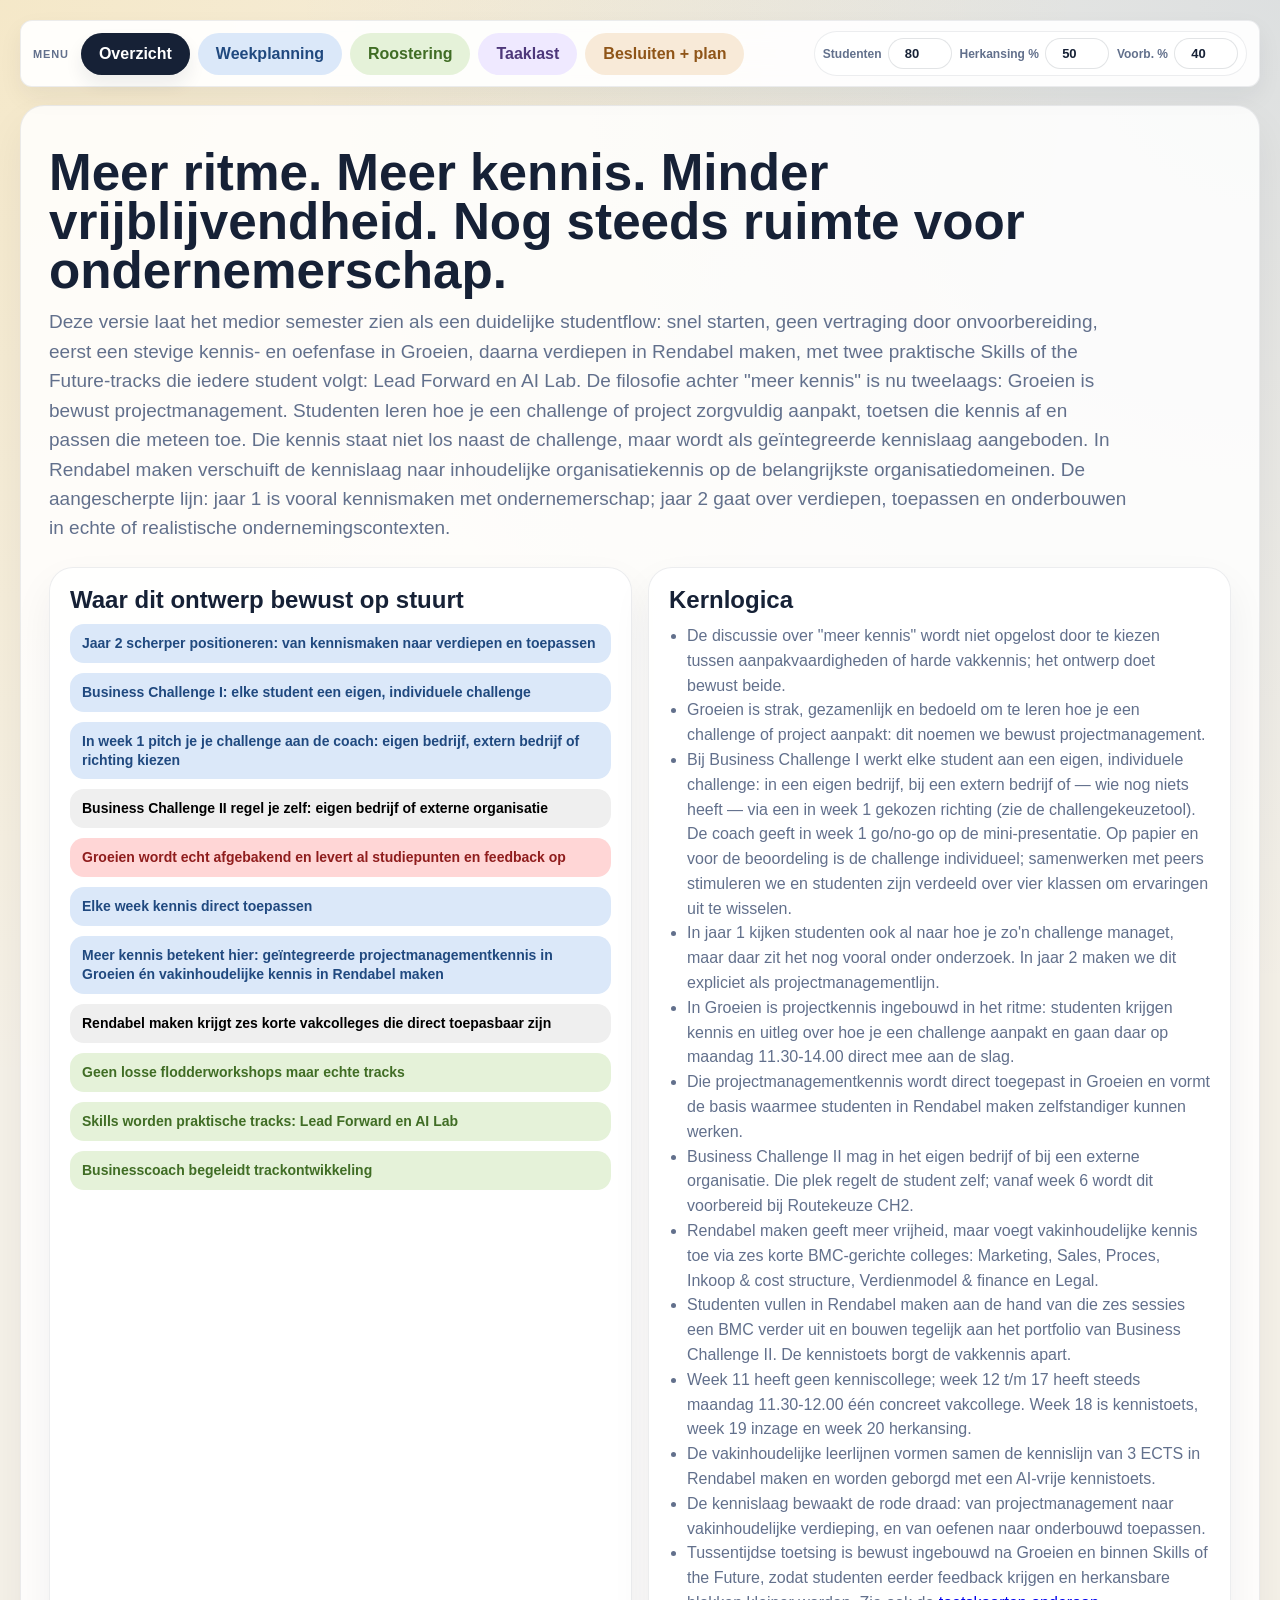
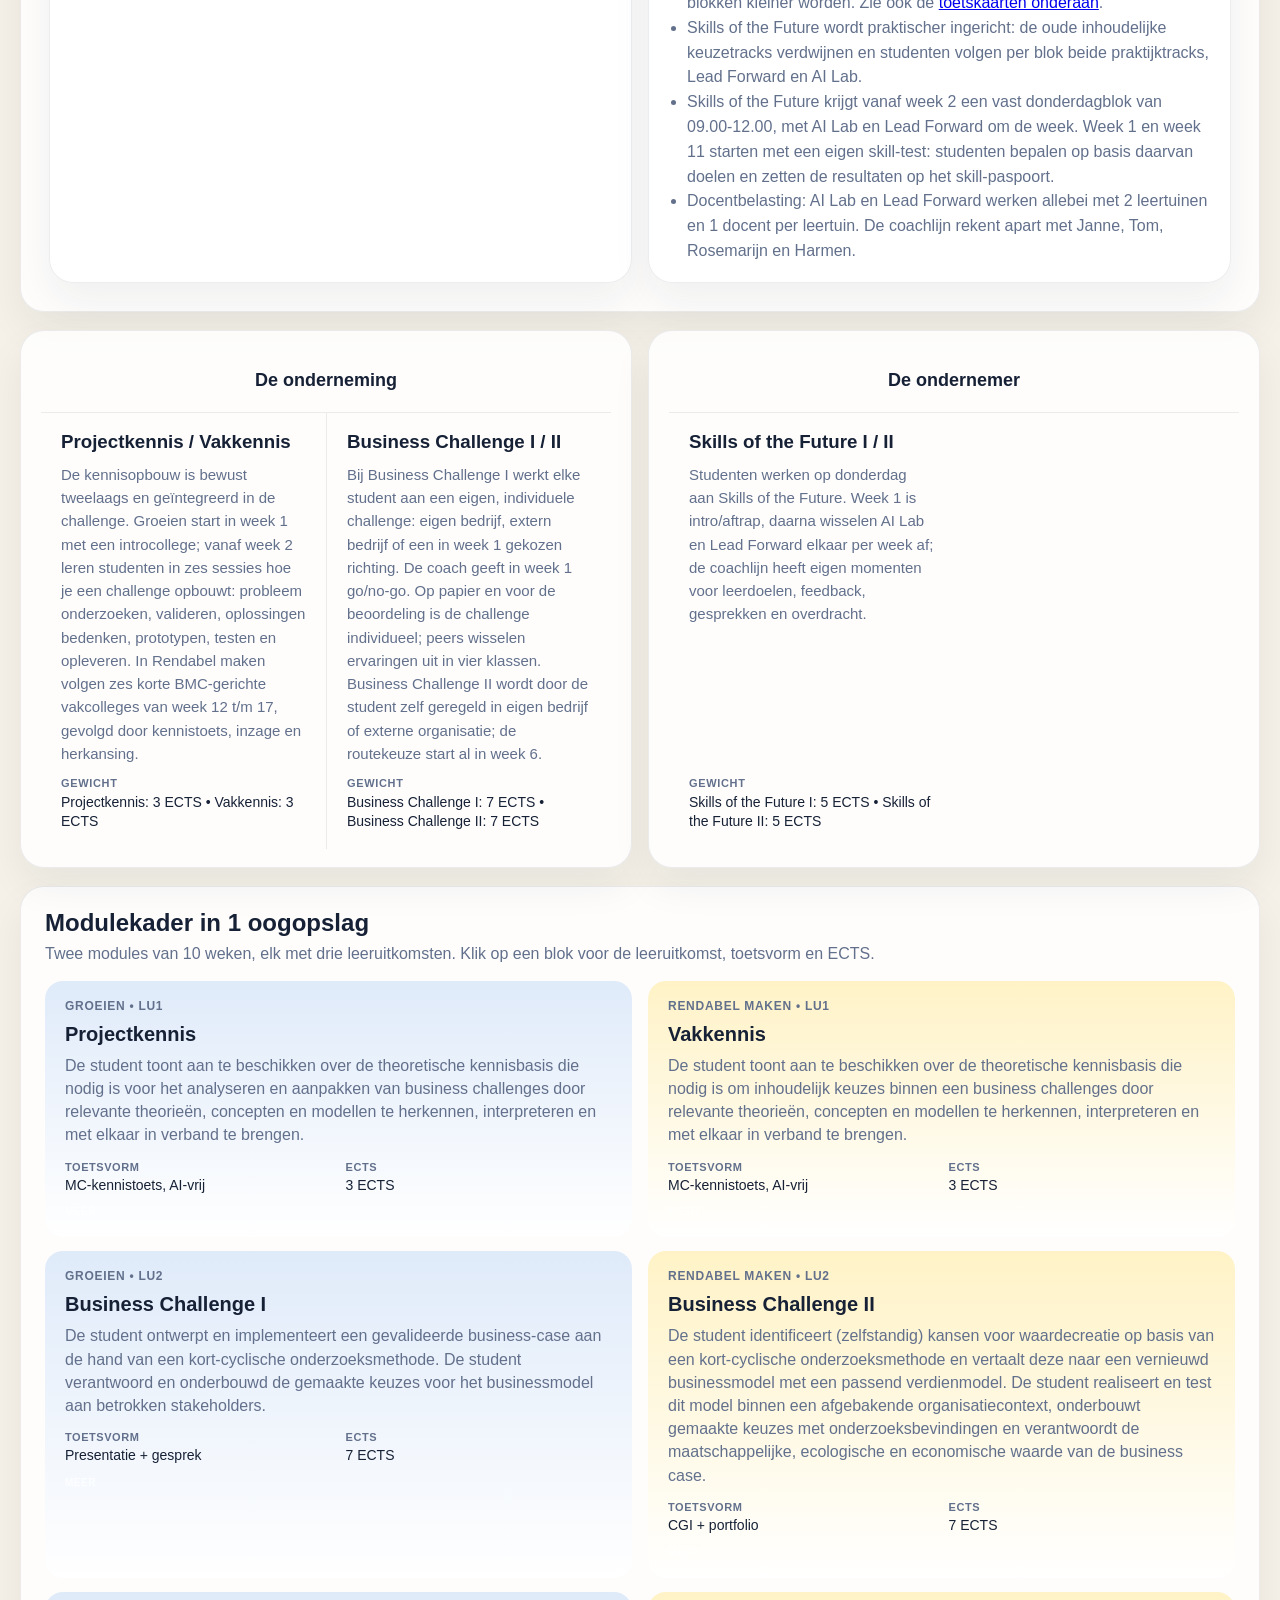
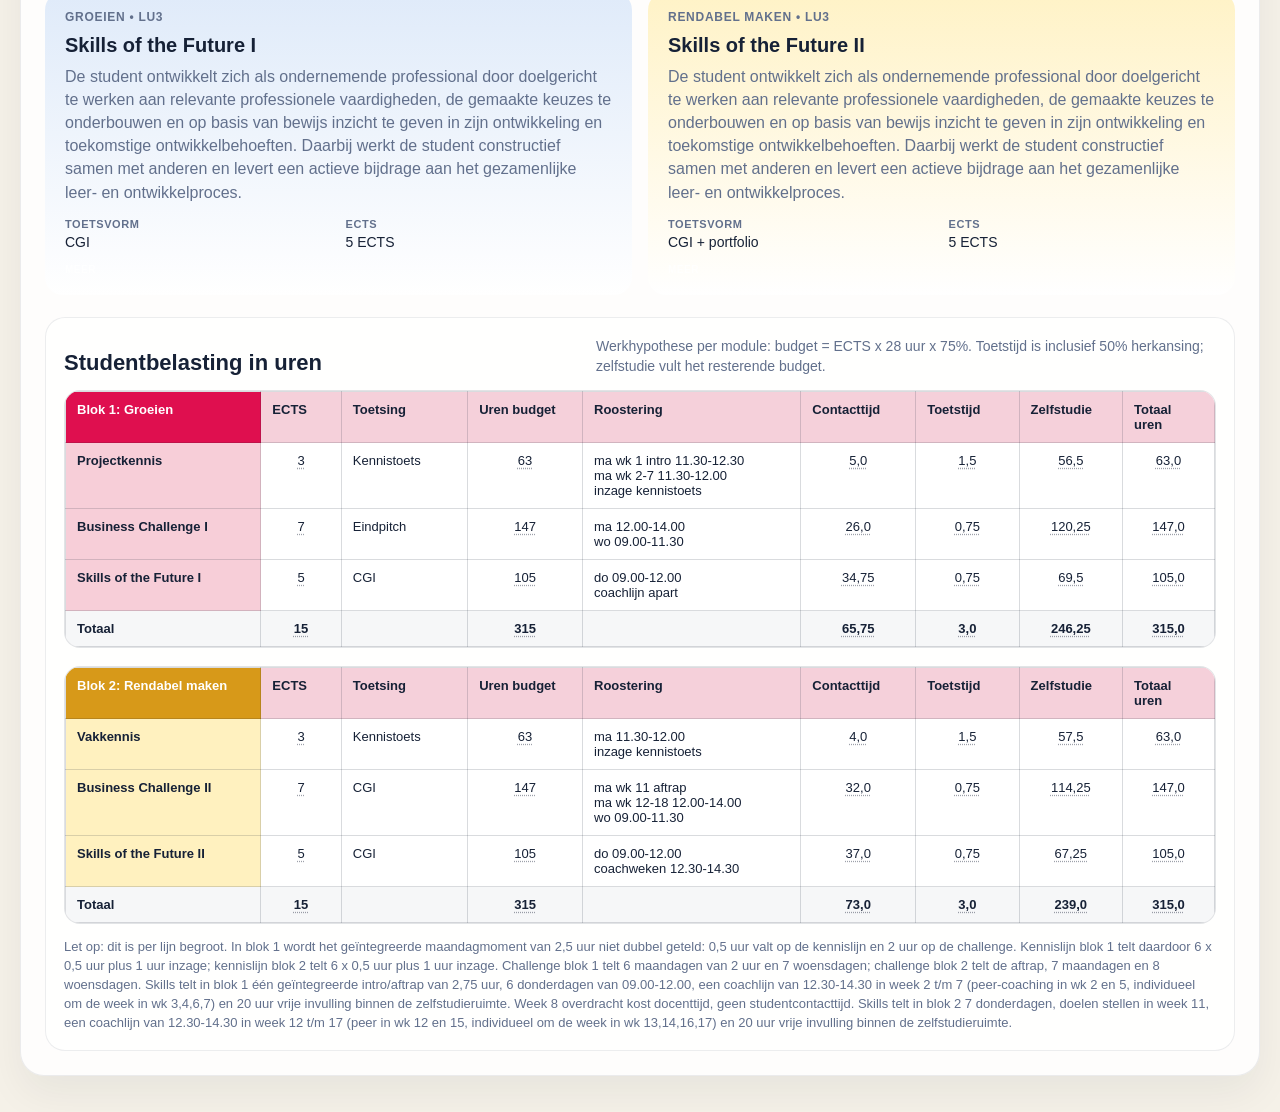
<file: docs/overzicht/index.html>
<!DOCTYPE html>
<html lang="nl">
  <head>
    <meta charset="utf-8" />
    <meta name="viewport" content="width=device-width, initial-scale=1" />
    <title>Praatplaat Medior Semester v52</title>
    <style>
      :root {
        --ink: #162136;
        --muted: #62708c;
        --page: #f5f1e8;
        --panel: rgba(255, 255, 255, 0.84);
        --slate: #2f3849;
        --blue: #2f61a8;
        --blue-soft: #dbe8f9;
        --green: #5f9d36;
        --green-soft: #e5f2d9;
        --orange: #d98b2f;
        --orange-soft: #f8ead8;
        --yellow: #f4bf3a;
        --yellow-soft: #fff1bf;
        --red: #d60000;
        --red-soft: #ffd6d6;
      }

      * {
        box-sizing: border-box;
      }

      body {
        margin: 0;
        font-family: "Avenir Next", "Segoe UI", sans-serif;
        background:
          radial-gradient(circle at top left, rgba(244, 191, 58, 0.18), transparent 24%),
          radial-gradient(circle at top right, rgba(47, 97, 168, 0.12), transparent 22%),
          var(--page);
        color: var(--ink);
      }

      .page {
        width: min(1680px, calc(100vw - 40px));
        margin: 20px auto 36px;
      }

      .panel,
      .card {
        background: var(--panel);
        border: 1px solid rgba(22, 33, 54, 0.08);
        border-radius: 24px;
        box-shadow: 0 18px 40px rgba(22, 33, 54, 0.06);
      }

      .hero {
        padding: 26px 28px 28px;
      }

      .eyebrow {
        display: inline-flex;
        align-items: center;
        padding: 8px 12px;
        border-radius: 999px;
        background: #ece3d1;
        color: #6c5114;
        font-size: 12px;
        font-weight: 800;
        letter-spacing: 0.08em;
        text-transform: uppercase;
      }

      h1 {
        margin: 16px 0 12px;
        font-size: clamp(34px, 4vw, 60px);
        line-height: 0.96;
        max-width: 1100px;
      }

      .lead {
        margin: 0;
        max-width: 1080px;
        font-size: 19px;
        line-height: 1.55;
        color: var(--muted);
      }

      .hero-grid,
      .summary-grid,
      .ects-grid {
        display: grid;
        gap: 16px;
      }

      .hero-grid {
        grid-template-columns: repeat(2, minmax(0, 1fr));
        margin-top: 24px;
      }

      .summary-grid {
        grid-template-columns: repeat(2, minmax(0, 1fr));
        margin-top: 18px;
      }

      .module-overview-panel {
        margin-top: 18px;
        padding: 22px 24px 24px;
      }

      .module-overview-panel h2,
      .module-overview-panel > p {
        margin: 0;
      }

      .module-overview-panel > p {
        margin-top: 8px;
        color: var(--muted);
      }

      .module-overview-grid {
        display: grid;
        grid-template-columns: repeat(2, minmax(0, 1fr));
        gap: 14px 16px;
        margin-top: 18px;
      }

      .module-overview-card {
        padding: 18px 20px;
        border-radius: 18px;
        background: rgba(255, 255, 255, 0.88);
        border: 1px solid rgba(22, 33, 54, 0.08);
        color: var(--ink);
      }

      .module-overview-card.blue {
        background: linear-gradient(180deg, rgba(219, 232, 249, 0.88), rgba(255, 255, 255, 0.92));
      }

      .module-overview-card.yellow {
        background: linear-gradient(180deg, rgba(255, 241, 191, 0.88), rgba(255, 255, 255, 0.92));
      }

      .module-overview-top {
        display: flex;
        align-items: baseline;
        justify-content: space-between;
        gap: 12px;
        margin-bottom: 10px;
      }

      .module-overview-label {
        font-size: 12px;
        font-weight: 800;
        letter-spacing: 0.06em;
        text-transform: uppercase;
        color: var(--muted);
      }

      .module-overview-hours {
        font-size: 13px;
        font-weight: 700;
        color: var(--ink);
        white-space: nowrap;
      }

      .module-overview-card h3 {
        margin: 0 0 8px;
        font-size: 20px;
      }

      .module-overview-card p {
        margin: 0;
        color: var(--muted);
        line-height: 1.45;
      }

      .module-overview-meta {
        margin-top: 14px;
        display: grid;
        grid-template-columns: repeat(2, minmax(0, 1fr));
        gap: 10px 14px;
      }

      .module-overview-meta span {
        display: block;
      }

      .module-overview-meta-label {
        font-size: 11px;
        font-weight: 800;
        letter-spacing: 0.05em;
        text-transform: uppercase;
        color: var(--muted);
      }

      .module-overview-meta-value {
        margin-top: 3px;
        font-size: 14px;
        line-height: 1.35;
        color: var(--ink);
      }

      .student-load-overview {
        margin-top: 22px;
        padding: 18px;
        border-radius: 20px;
        background: rgba(255, 255, 255, 0.72);
        border: 1px solid rgba(22, 33, 54, 0.08);
      }

      .student-load-overview-head {
        display: flex;
        align-items: end;
        justify-content: space-between;
        gap: 16px;
        margin-bottom: 14px;
      }

      .student-load-overview-head h3,
      .student-load-overview-head p {
        margin: 0;
      }

      .student-load-overview-head h3 {
        font-size: 22px;
      }

      .student-load-overview-head p {
        max-width: 620px;
        color: var(--muted);
        font-size: 14px;
        line-height: 1.45;
      }

      .student-load-modules {
        display: grid;
        gap: 18px;
      }

      .student-load-table-wrap {
        overflow-x: auto;
        border-radius: 16px;
        border: 1px solid rgba(22, 33, 54, 0.12);
        background: #fff;
      }

      .student-load-table {
        width: 100%;
        min-width: 980px;
        table-layout: fixed;
        border-collapse: collapse;
        color: var(--ink);
        font-size: 13px;
      }

      .student-load-table th,
      .student-load-table td {
        padding: 10px 11px;
        border: 1px solid rgba(22, 33, 54, 0.16);
        vertical-align: top;
      }

      .student-load-table th {
        background: #f5d0da;
        text-align: left;
        font-weight: 800;
      }

      .student-load-table .module-name {
        background: #df0f4f;
        color: #fff;
        font-weight: 900;
      }

      .student-load-table .module-name.yellow {
        background: #d79919;
      }

      .student-load-table .line-name {
        background: #f7ced8;
        font-weight: 800;
      }

      .student-load-table .line-name.yellow {
        background: #fff1bf;
      }

      .student-load-table .number {
        text-align: center;
        white-space: nowrap;
      }

      .student-load-table [data-cell-note] {
        cursor: help;
        text-decoration: underline dotted rgba(22, 33, 54, 0.42);
        text-underline-offset: 3px;
      }

      .student-load-table .total-row td {
        background: rgba(22, 33, 54, 0.035);
        font-weight: 900;
      }

      .student-load-note {
        margin: 12px 0 0;
        color: var(--muted);
        font-size: 13px;
        line-height: 1.45;
      }

      .cell-note-popover {
        position: fixed;
        z-index: 40;
        max-width: 320px;
        padding: 12px 14px;
        border-radius: 14px;
        background: var(--ink);
        color: #fff;
        box-shadow: 0 18px 40px rgba(22, 33, 54, 0.22);
        font-size: 13px;
        line-height: 1.45;
      }

      .cell-note-popover strong {
        display: block;
        margin-bottom: 4px;
      }

      .summary-cluster {
        padding: 0;
        overflow: hidden;
      }

      .summary-cluster-head {
        display: flex;
        align-items: center;
        justify-content: center;
        min-height: 64px;
        padding: 14px 18px;
        border-bottom: 1px solid rgba(22, 33, 54, 0.08);
        font-size: 18px;
        font-weight: 800;
        text-align: center;
      }

      .summary-cluster-grid {
        display: grid;
        grid-template-columns: repeat(2, minmax(0, 1fr));
        flex: 1;
      }

      .summary-subcard {
        min-height: 100%;
        padding: 18px 20px;
        display: flex;
        flex-direction: column;
      }

      .summary-subcard + .summary-subcard {
        border-left: 1px solid rgba(22, 33, 54, 0.08);
      }

      .ects-grid {
        grid-template-columns: repeat(4, minmax(220px, 1fr));
        margin-top: 18px;
      }

      .deadline-grid {
        display: grid;
        grid-template-columns: repeat(3, minmax(0, 1fr));
        gap: 14px;
        margin-top: 18px;
      }

      .deadline-card {
        border: 1px solid rgba(22, 33, 54, 0.08);
        border-radius: 18px;
        padding: 16px;
        background: #fff;
        box-shadow: 0 12px 30px rgba(22, 33, 54, 0.05);
      }

      .deadline-card.blue {
        background: var(--blue-soft);
      }

      .deadline-card.green {
        background: var(--green-soft);
      }

      .deadline-card.yellow {
        background: var(--yellow-soft);
      }

      .deadline-card h3 {
        margin: 0 0 10px;
        font-size: 18px;
      }

      .deadline-card ul {
        margin: 0;
        padding-left: 18px;
        color: #38465f;
        line-height: 1.45;
      }

      .deadline-card li + li {
        margin-top: 8px;
      }

      .deadline-card strong {
        color: var(--ink);
      }

      .assessments-panel {
        margin-top: 22px;
        padding: 22px 24px 24px;
      }

      .assessments-panel h2,
      .assessments-panel > p {
        margin: 0;
      }

      .assessments-panel > p {
        margin-top: 8px;
        color: var(--muted);
      }

      .card {
        padding: 18px 20px;
      }

      .summary-grid .card {
        display: flex;
        flex-direction: column;
      }

      .card h2,
      .card h3 {
        margin: 0 0 10px;
      }

      .summary-meta {
        margin-top: auto;
        padding-top: 12px;
        display: flex;
        flex-direction: column;
        gap: 4px;
      }

      .summary-meta-label {
        font-size: 11px;
        font-weight: 800;
        letter-spacing: 0.06em;
        text-transform: uppercase;
        color: var(--muted);
      }

      .summary-meta-value {
        font-size: 14px;
        line-height: 1.35;
        color: var(--ink);
      }

      .mini-list {
        margin: 0;
        padding-left: 18px;
        color: var(--muted);
        line-height: 1.55;
      }

      .coverage-location {
        display: block;
        margin-top: 3px;
        color: var(--ink);
        font-size: 14px;
        font-weight: 700;
      }

      .decision-status {
        display: inline-flex;
        align-items: center;
        margin-right: 6px;
        padding: 2px 7px;
        border-radius: 999px;
        background: rgba(93, 152, 53, 0.16);
        color: #356b17;
        font-size: 10px;
        font-weight: 900;
        letter-spacing: 0.04em;
        text-transform: uppercase;
      }

      .decision-callout {
        margin-top: 18px;
        padding: 16px 18px;
        border: 1px solid rgba(47, 97, 168, 0.18);
        border-radius: 16px;
        background: rgba(219, 232, 249, 0.42);
      }

      .decision-callout h3 {
        margin: 0 0 10px;
        font-size: 17px;
      }

      .decision-callout.urgent {
        border-color: rgba(206, 41, 36, 0.28);
        background: rgba(255, 218, 218, 0.52);
      }

      .decision-priority {
        display: inline-flex;
        align-items: center;
        justify-content: center;
        width: 22px;
        height: 22px;
        margin-right: 8px;
        border-radius: 999px;
        background: #ce2924;
        color: #fff;
        font-size: 14px;
        font-weight: 950;
      }

      .chips {
        display: grid;
        grid-template-columns: 1fr;
        gap: 10px;
      }

      .quick-nav {
        display: flex;
        flex-wrap: wrap;
        gap: 12px;
        margin-top: 18px;
      }

      .site-menu {
        position: sticky;
        top: 0;
        z-index: 20;
        display: flex;
        flex-wrap: wrap;
        gap: 8px;
        align-items: center;
        margin: 0 0 18px;
        padding: 10px 12px;
        border: 1px solid rgba(22, 33, 54, 0.08);
        border-radius: 12px;
        background: rgba(255, 255, 255, 0.92);
        backdrop-filter: blur(12px);
        box-shadow: 0 10px 24px rgba(22, 33, 54, 0.06);
      }

      .page-surface[hidden] {
        display: none !important;
      }

      .site-menu .assumption-controls {
        margin-left: auto;
      }

      .site-menu-label {
        margin-right: 4px;
        color: var(--muted);
        font-size: 11px;
        font-weight: 800;
        letter-spacing: 0.08em;
        text-transform: uppercase;
      }

      .quick-nav .mode-switch {
        margin-left: auto;
      }

      .nav-pill {
        border: 0;
        border-radius: 999px;
        padding: 12px 18px;
        font: inherit;
        font-size: 16px;
        font-weight: 800;
        cursor: pointer;
        transition: transform 0.14s ease, box-shadow 0.14s ease;
      }

      .nav-pill.active {
        box-shadow: inset 0 0 0 2px rgba(22, 33, 54, 0.18), 0 10px 18px rgba(22, 33, 54, 0.08);
      }

      .nav-pill:hover {
        transform: translateY(-1px);
        box-shadow: 0 10px 18px rgba(22, 33, 54, 0.09);
      }

      .nav-pill.neutral {
        background: var(--ink);
        color: #fff;
      }

      .nav-pill.blue {
        background: var(--blue-soft);
        color: #20497f;
      }

      .nav-pill.yellow {
        background: var(--yellow-soft);
        color: #5f4800;
      }

      .nav-pill.green {
        background: var(--green-soft);
        color: #406d25;
      }

      .nav-pill.orange {
        background: var(--orange-soft);
        color: #8f5518;
      }

      .nav-pill.red {
        background: var(--red-soft);
        color: #980000;
      }

      .nav-pill.purple {
        background: #efe9ff;
        color: #4d377a;
      }

      .chip {
        border: 0;
        padding: 10px 12px;
        border-radius: 14px;
        font: inherit;
        font-size: 14px;
        font-weight: 700;
        line-height: 1.35;
        text-align: left;
        cursor: pointer;
        transition: transform 0.14s ease, box-shadow 0.14s ease;
      }

      .chip:hover {
        transform: translateY(-1px);
        box-shadow: 0 10px 18px rgba(22, 33, 54, 0.09);
      }

      .chip.blue {
        background: var(--blue-soft);
        color: #20497f;
      }

      .chip.green {
        background: var(--green-soft);
        color: #406d25;
      }

      .chip.orange {
        background: var(--orange-soft);
        color: #8f5518;
      }

      .chip.red {
        background: var(--red-soft);
        color: #8f1d1d;
      }

      .canvas {
        margin-top: 22px;
        padding: 24px;
        overflow: auto;
        position: relative;
      }

      .canvas-head {
        display: flex;
        justify-content: space-between;
        gap: 16px;
        align-items: end;
        margin-bottom: 18px;
      }

      .canvas-head h2,
      .canvas-head p {
        margin: 0;
      }

      .canvas-head p {
        color: var(--muted);
      }

      .hours-legend {
        display: flex;
        flex-wrap: wrap;
        gap: 8px;
        margin-top: 10px;
      }

      .hours-legend-item {
        display: inline-flex;
        align-items: center;
        gap: 6px;
        padding: 6px 9px;
        border-radius: 999px;
        background: rgba(22, 33, 54, 0.05);
        color: var(--muted);
        font-size: 12px;
        font-weight: 700;
      }

      .hours-legend-code {
        color: var(--ink);
        font-weight: 800;
      }

      .timeline-wrap {
        position: relative;
        width: max-content;
        min-width: 100%;
        padding-bottom: 18px;
      }

      .timeline {
        display: grid;
        grid-template-columns: 46px 150px repeat(20, 152px);
        column-gap: 4px;
        row-gap: 18px;
        width: max-content;
      }

      .week,
      .phase,
      .lane-title,
      .block {
        border-radius: 18px;
      }

      .week {
        background: var(--slate);
        color: #fff;
        text-align: center;
        padding: 9px 4px;
        font-size: 12px;
        font-weight: 800;
        position: sticky;
        top: 0;
        z-index: 7;
        box-shadow: 0 8px 18px rgba(22, 33, 54, 0.08);
      }

      .week-meta {
        display: block;
        margin-top: 3px;
        color: rgba(255, 255, 255, 0.72);
        font-size: 9px;
        font-weight: 700;
        letter-spacing: 0;
        line-height: 1.1;
        text-transform: none;
      }

      .week-kw {
        color: rgba(255, 255, 255, 0.54);
      }

      .week.corner {
        grid-column: 1 / span 2;
        display: flex;
        align-items: center;
        justify-content: center;
        left: 0;
        z-index: 8;
        box-shadow: 8px 0 18px rgba(22, 33, 54, 0.08), 0 8px 18px rgba(22, 33, 54, 0.08);
      }

      .phase {
        padding: 12px 14px;
        font-size: 14px;
        font-weight: 800;
        text-align: center;
      }

      .phase.base {
        background: var(--blue);
        color: #fff;
      }

      .phase.ch1 {
        background: var(--green);
        color: #fff;
      }

      .phase.ch2 {
        background: var(--yellow);
        color: #433400;
      }

      .phase.toetsing {
        background: var(--red);
        color: #fff;
      }

      .lane-title {
        grid-column: 2;
        padding: 12px;
        border: 1px solid rgba(22, 33, 54, 0.08);
        display: flex;
        flex-direction: column;
        gap: 8px;
        justify-content: center;
        position: sticky;
        left: 50px;
        z-index: 5;
        box-shadow: 8px 0 18px rgba(22, 33, 54, 0.08);
        cursor: pointer;
        transition: box-shadow 0.14s ease, transform 0.14s ease;
      }

      .lane-title:hover {
        transform: translateY(-1px);
      }

      .lane-title strong {
        font-size: 16px;
        line-height: 1.1;
      }

      .lane-title.has-group {
        padding-left: 16px;
      }

      .lane-group-rail {
        display: none;
      }

      .lane-group-block {
        position: sticky;
        left: 0;
        justify-self: stretch;
        z-index: 6;
        margin: 0;
        border-radius: 18px;
        background: rgba(255, 255, 255, 0.82);
        border: 1px solid rgba(22, 33, 54, 0.08);
        box-shadow: 8px 0 18px rgba(22, 33, 54, 0.06);
        display: flex;
        align-items: center;
        justify-content: center;
        pointer-events: none;
      }

      .lane-group-block.spaced {
        margin-top: 20px;
        margin-bottom: -8px;
      }

      .timeline > .block.orange {
        margin-top: 20px;
      }

      .lane-group-block span {
        color: var(--ink);
        font-size: 11px;
        font-weight: 800;
        letter-spacing: 0.08em;
        text-transform: uppercase;
        writing-mode: vertical-rl;
        transform: rotate(180deg);
        text-align: center;
        line-height: 1.1;
      }

      .lane-content {
        display: flex;
        flex-direction: column;
        justify-content: center;
        gap: 8px;
        min-width: 0;
      }

      .lane-title span {
        font-size: 12px;
        line-height: 1.45;
        color: var(--muted);
      }

      .lane-title.blue {
        background: #eef4fd;
      }

      .lane-title.neutral {
        background: #f3f0e8;
      }

      .lane-title.green {
        background: #edf7e6;
      }

      .lane-title.orange {
        background: #fcf0e2;
      }

      .lane-title.focused {
        box-shadow: 8px 0 18px rgba(22, 33, 54, 0.08), 0 0 0 4px rgba(22, 33, 54, 0.08);
      }

      .lane-title.blue.focused {
        box-shadow: 8px 0 18px rgba(22, 33, 54, 0.08), 0 0 0 4px rgba(35, 86, 155, 0.16);
      }

      .lane-title.neutral.focused {
        box-shadow: 8px 0 18px rgba(22, 33, 54, 0.08), 0 0 0 4px rgba(96, 82, 53, 0.12);
      }

      .lane-title.green.focused {
        box-shadow: 8px 0 18px rgba(22, 33, 54, 0.08), 0 0 0 4px rgba(93, 152, 53, 0.16);
      }

      .lane-title.orange.focused {
        box-shadow: 8px 0 18px rgba(22, 33, 54, 0.08), 0 0 0 4px rgba(217, 134, 48, 0.18);
      }

      .lane-top {
        display: flex;
        justify-content: space-between;
        gap: 12px;
        align-items: start;
      }

      .block {
        border: 1px solid rgba(22, 33, 54, 0.08);
        min-height: 88px;
        padding: 11px 10px 9px;
        background: #fff;
        position: relative;
      }

      .block h3 {
        margin: 0 0 6px;
        font-size: 15px;
        line-height: 1.15;
      }

      .block p {
        margin: 0;
        font-size: 13px;
        line-height: 1.35;
        color: #38465f;
      }

      .block .block-subtitle {
        margin-top: 6px;
        color: #5f6f8b;
        font-size: 11px;
        font-weight: 700;
        line-height: 1.25;
      }

      .block.compact {
        min-height: 72px;
        padding: 10px 11px 9px;
      }

      .block.compact h3 {
        font-size: 15px;
      }

      .block.compact p {
        font-size: 13px;
      }

      .block.blue {
        background: var(--blue-soft);
      }

      .block.green {
        background: var(--green-soft);
      }

      .block.orange {
        background: var(--orange-soft);
      }

      .block.yellow {
        background: var(--yellow-soft);
      }

      .block.red {
        background: var(--red-soft);
        border-color: rgba(214, 0, 0, 0.3);
      }

      .block.ghost {
        background: rgba(255, 255, 255, 0.55);
      }

      .block.clickable {
        cursor: pointer;
        transition: transform 0.14s ease, box-shadow 0.14s ease, border-color 0.14s ease;
      }

      .block.clickable:hover {
        transform: translateY(-2px);
        box-shadow: 0 10px 22px rgba(22, 33, 54, 0.09);
      }

      .block.clickable.active {
        border-color: rgba(22, 33, 54, 0.22);
        box-shadow: 0 0 0 3px rgba(35, 86, 155, 0.12);
      }

      .block.retired-track {
        display: none !important;
      }

      .block.clickable::after {
        content: "Meer";
        display: inline-flex;
        align-items: center;
        justify-content: center;
        margin-top: 8px;
        padding: 0;
        border-radius: 999px;
        background: transparent;
        color: rgba(98, 112, 140, 0.78);
        font-size: 9px;
        font-weight: 800;
        letter-spacing: 0.05em;
        text-transform: uppercase;
      }

      .badge {
        display: inline-block;
        margin-top: 8px;
        padding: 6px 8px;
        border-radius: 10px;
        background: rgba(255, 255, 255, 0.78);
        font-size: 11px;
        font-weight: 800;
        letter-spacing: 0.04em;
        text-transform: uppercase;
      }

      .badge.deadline {
        background: rgba(214, 0, 0, 0.12);
        color: #980000;
      }

      .timeline .block:has(.badge.deadline) {
        padding-bottom: 42px;
      }

      .timeline .block .badge.deadline {
        position: absolute;
        right: 10px;
        bottom: 9px;
        margin-top: 0;
        max-width: calc(100% - 20px);
        text-align: right;
      }

      .badge.align-end {
        display: table;
        margin-left: auto;
      }

      .split-lines {
        display: grid;
        gap: 7px;
        margin-top: 8px;
      }

      .split-line {
        display: grid;
        grid-template-columns: minmax(0, 1fr) auto;
        gap: 8px;
        align-items: center;
        min-height: 34px;
        padding: 7px 8px;
        border-radius: 11px;
        background: rgba(255, 255, 255, 0.38);
        border: 1px solid rgba(22, 33, 54, 0.08);
      }

      .split-line + .split-line {
        border-top-color: rgba(22, 33, 54, 0.14);
      }

      .split-line strong {
        display: block;
        font-size: 13px;
        line-height: 1.1;
      }

      .split-line em {
        display: block;
        margin-top: 2px;
        color: #6c5a24;
        font-size: 10px;
        font-style: normal;
        font-weight: 700;
        letter-spacing: 0.03em;
        text-transform: uppercase;
      }

      .route-lines,
      .sprint-lanes {
        display: grid;
        gap: 7px;
        margin-top: 10px;
      }

      .route-line,
      .sprint-lane,
      .coach-moment {
        display: grid;
        grid-template-columns: 90px minmax(0, 1fr);
        gap: 8px;
        align-items: start;
        padding: 8px 9px;
        border-radius: 12px;
        background: rgba(255, 255, 255, 0.56);
        border: 1px solid rgba(22, 33, 54, 0.08);
      }

      .route-time,
      .sprint-time,
      .coach-moment-label {
        color: #6b550e;
        font-size: 10px;
        font-weight: 900;
        letter-spacing: 0.03em;
        line-height: 1.2;
        text-transform: uppercase;
      }

      .route-title,
      .sprint-title,
      .coach-moment-title {
        display: block;
        color: var(--ink);
        font-size: 13px;
        font-weight: 900;
        line-height: 1.15;
      }

      .coach-moment {
        margin-top: 10px;
        grid-template-columns: 68px minmax(0, 1fr);
      }

      .coach-moment-detail {
        display: block;
        margin-top: 2px;
        color: #5d6d89;
        font-size: 11px;
        font-style: normal;
        font-weight: 700;
        line-height: 1.2;
      }

      .route-detail,
      .sprint-detail {
        display: block;
        margin-top: 2px;
        color: #6c5a24;
        font-size: 10px;
        font-weight: 700;
        line-height: 1.25;
      }

      .sprint-lane {
        grid-template-columns: 98px minmax(0, 1fr);
        padding: 7px 8px;
      }

      .mini-test {
        display: inline-flex;
        align-items: center;
        justify-content: center;
        padding: 4px 6px;
        border-radius: 999px;
        background: var(--red);
        color: #fff;
        font-size: 9px;
        font-weight: 900;
        letter-spacing: 0.05em;
        text-transform: uppercase;
        white-space: nowrap;
      }

      .block-drawer {
        display: none;
        position: absolute;
        top: 0;
        left: 0;
        width: min(360px, calc(100vw - 96px));
        padding: 18px 20px;
        border-radius: 18px;
        background: rgba(255, 255, 255, 0.94);
        border: 1px solid rgba(22, 33, 54, 0.1);
        box-shadow: 0 18px 36px rgba(22, 33, 54, 0.16);
        z-index: 20;
        backdrop-filter: blur(8px);
      }

      .block-drawer.active {
        display: block;
      }

      .block-drawer::before {
        content: "";
        position: absolute;
        top: 24px;
        left: -10px;
        width: 20px;
        height: 20px;
        background: rgba(255, 255, 255, 0.94);
        border-left: 1px solid rgba(22, 33, 54, 0.1);
        border-top: 1px solid rgba(22, 33, 54, 0.1);
        transform: rotate(-45deg);
      }

      .block-drawer.align-right::before {
        left: auto;
        right: -10px;
        border-left: 0;
        border-top: 0;
        border-right: 1px solid rgba(22, 33, 54, 0.1);
        border-bottom: 1px solid rgba(22, 33, 54, 0.1);
      }

      .block-drawer-top {
        display: flex;
        justify-content: space-between;
        gap: 16px;
        align-items: start;
        margin-bottom: 12px;
      }

      .block-drawer-label {
        font-size: 12px;
        font-weight: 800;
        letter-spacing: 0.08em;
        text-transform: uppercase;
        color: var(--muted);
        margin-bottom: 4px;
      }

      .block-drawer h3 {
        margin: 0 0 4px;
        font-size: 24px;
      }

      .block-drawer p {
        margin: 0;
        color: var(--muted);
        line-height: 1.55;
      }

      .block-drawer-body {
        border-top: 1px solid rgba(22, 33, 54, 0.08);
        padding-top: 12px;
      }

      .block-drawer-body p + p {
        margin-top: 10px;
      }

      .block-drawer-body strong {
        display: block;
        margin-bottom: 2px;
        color: var(--ink);
      }

      .block-drawer-close {
        border: 0;
        background: transparent;
        color: rgba(22, 33, 54, 0.72);
        border-radius: 999px;
        width: 32px;
        height: 32px;
        padding: 0;
        font: inherit;
        font-size: 22px;
        line-height: 1;
        font-weight: 500;
        cursor: pointer;
      }

      .block-drawer-close:hover {
        background: rgba(22, 33, 54, 0.06);
        color: var(--ink);
      }

      .ects-card {
        padding: 18px;
        border-radius: 18px;
        color: #fff;
      }

      .summary-clickable {
        position: relative;
        border: 0;
        width: 100%;
        text-align: left;
        cursor: pointer;
        transition: transform 0.14s ease, box-shadow 0.14s ease;
      }

      .summary-clickable:hover {
        transform: translateY(-2px);
        box-shadow: 0 12px 24px rgba(22, 33, 54, 0.12);
      }

      .summary-clickable.active {
        box-shadow: 0 0 0 4px rgba(255, 255, 255, 0.22), 0 12px 24px rgba(22, 33, 54, 0.14);
      }

      .summary-clickable::after {
        content: "Meer";
        display: inline-flex;
        align-items: center;
        justify-content: center;
        margin-top: 12px;
        padding: 0;
        border-radius: 999px;
        background: transparent;
        color: rgba(255, 255, 255, 0.72);
        font-size: 10px;
        font-weight: 800;
        letter-spacing: 0.05em;
        text-transform: uppercase;
      }

      .assessment-line {
        display: block;
        margin-top: 6px;
        font-size: 15px;
        font-weight: 700;
        opacity: 0.92;
      }

      #ects-section {
        scroll-margin-top: 90px;
      }

      #plan-section {
        scroll-margin-top: 90px;
      }

      .action-plan-panel {
        margin-top: 18px;
      }

      .plan-overview {
        display: grid;
        grid-template-columns: repeat(3, minmax(0, 1fr));
        gap: 6px;
        margin-top: 10px;
      }

      .plan-stat {
        padding: 7px 9px;
        border-radius: 8px;
        background: rgba(22, 33, 54, 0.05);
      }

      .plan-stat span {
        display: block;
        color: var(--muted);
        font-size: 9px;
        font-weight: 600;
        letter-spacing: 0.04em;
        text-transform: uppercase;
      }

      .plan-stat strong {
        display: block;
        margin-top: 2px;
        color: var(--ink);
        font-size: 16px;
        font-weight: 600;
        line-height: 1;
      }

      .plan-task-list {
        display: grid;
        gap: 8px;
        margin-top: 12px;
      }

      .plan-group {
        border: 1px solid rgba(22, 33, 54, 0.08);
        border-radius: 8px;
        background: rgba(255, 255, 255, 0.72);
        overflow: hidden;
      }

      .plan-group-header {
        display: flex;
        align-items: center;
        justify-content: space-between;
        gap: 8px;
        padding: 7px 9px;
        border-bottom: 1px solid rgba(22, 33, 54, 0.08);
      }

      .plan-group-header h3 {
        margin: 0;
        color: var(--ink);
        font-size: 13px;
        font-weight: 600;
      }

      .plan-progress-pill {
        flex: 0 0 auto;
        padding: 3px 6px;
        border-radius: 999px;
        background: rgba(219, 232, 249, 0.75);
        color: #20497f;
        font-size: 9px;
        font-weight: 600;
      }

      .plan-tasks {
        display: grid;
      }

      .plan-task {
        display: grid;
        grid-template-columns: 18px minmax(0, 1fr) 104px;
        gap: 6px;
        align-items: center;
        padding: 5px 8px;
        border-bottom: 1px solid rgba(22, 33, 54, 0.07);
      }

      .plan-task:last-child {
        border-bottom: 0;
      }

      .plan-task.completed {
        background: rgba(225, 240, 214, 0.45);
      }

      .plan-task-check {
        width: 13px;
        height: 13px;
        margin: 0;
        accent-color: #6d9d46;
      }

      .plan-task-title {
        margin: 0;
        color: var(--ink);
        font-size: 12px;
        font-weight: 500;
        line-height: 1.18;
      }

      .plan-task.completed .plan-task-title {
        text-decoration: line-through;
        color: rgba(22, 33, 54, 0.58);
      }

      .plan-task-meta {
        display: flex;
        flex-wrap: wrap;
        gap: 3px;
        margin-top: 3px;
      }

      .plan-meta-chip {
        display: inline-flex;
        align-items: center;
        max-width: 100%;
        padding: 2px 5px;
        border-radius: 999px;
        background: rgba(22, 33, 54, 0.06);
        color: var(--muted);
        font-size: 9px;
        font-weight: 500;
        line-height: 1.15;
      }

      .plan-owner-select {
        width: 100%;
        border: 1px solid rgba(22, 33, 54, 0.14);
        border-radius: 999px;
        padding: 4px 6px;
        background: #fff;
        color: var(--ink);
        font: inherit;
        font-size: 10px;
        font-weight: 500;
      }

      .mode-switch {
        display: inline-flex;
        align-items: center;
        gap: 4px;
        padding: 4px;
        border-radius: 999px;
        background: rgba(255, 255, 255, 0.78);
        border: 1px solid rgba(22, 33, 54, 0.08);
        box-shadow: inset 0 1px 0 rgba(255, 255, 255, 0.8);
      }

      .mode-button {
        border: 0;
        border-radius: 999px;
        padding: 10px 14px;
        background: transparent;
        color: var(--muted);
        font: inherit;
        font-size: 14px;
        font-weight: 800;
        cursor: pointer;
        transition: background 0.14s ease, color 0.14s ease, transform 0.14s ease;
      }

      .mode-button:hover {
        transform: translateY(-1px);
      }

      .mode-button.active {
        background: var(--ink);
        color: #fff;
      }

      .assumption-controls {
        display: inline-flex;
        align-items: center;
        gap: 8px;
        padding: 6px 8px;
        border-radius: 999px;
        background: rgba(255, 255, 255, 0.78);
        border: 1px solid rgba(22, 33, 54, 0.08);
      }

      .assumption-field {
        display: inline-flex;
        align-items: center;
        gap: 6px;
        color: var(--muted);
        font-size: 12px;
        font-weight: 800;
        white-space: nowrap;
      }

      .assumption-field input {
        width: 64px;
        border: 1px solid rgba(22, 33, 54, 0.12);
        border-radius: 999px;
        padding: 7px 9px;
        background: #fff;
        color: var(--ink);
        font: inherit;
        font-size: 13px;
        font-weight: 800;
        text-align: center;
      }

      body[data-mode="invulling"] .hours-only {
        display: none !important;
      }

      body[data-mode="docenturen"] .invulling-only,
      body[data-mode="studenturen"] .invulling-only {
        display: none !important;
      }

      body[data-mode="studenturen"] .hours-legend {
        display: none !important;
      }

      body[data-mode="invulling"] .block-hours {
        display: none !important;
      }

      .assumptions-panel,
      .hours-summary-panel {
        margin-top: 22px;
        padding: 22px 24px 24px;
      }

      .assumptions-panel h2,
      .assumptions-panel p,
      .hours-summary-panel h2,
      .hours-summary-panel p {
        margin: 0;
      }

      .assumptions-panel > p,
      .hours-summary-panel > p {
        margin-top: 8px;
        color: var(--muted);
      }

      .assumption-list {
        margin: 14px 0 0;
        padding-left: 20px;
        color: var(--muted);
        line-height: 1.55;
      }

      .schedule-agenda {
        display: grid;
        grid-template-columns: 1fr;
        gap: 22px;
        margin-top: 18px;
      }

      .schedule-block {
        border: 1px solid rgba(22, 33, 54, 0.09);
        border-radius: 18px;
        background: rgba(255, 255, 255, 0.86);
        padding: 16px;
        box-shadow: 0 12px 28px rgba(22, 33, 54, 0.06);
      }

      .schedule-block h3 {
        margin: 0 0 12px;
        font-size: 18px;
      }

      .calendar-grid {
        display: grid;
        grid-template-columns: 64px repeat(4, minmax(150px, 1fr));
        grid-template-rows: 42px repeat(16, 60px);
        gap: 4px;
        min-width: 820px;
      }

      .calendar-head,
      .calendar-time,
      .calendar-cell {
        border-radius: 12px;
        border: 1px solid rgba(22, 33, 54, 0.07);
      }

      .calendar-head {
        display: flex;
        align-items: center;
        justify-content: center;
        background: var(--slate);
        color: #fff;
        font-size: 12px;
        font-weight: 900;
        letter-spacing: 0.04em;
        text-transform: uppercase;
      }

      .calendar-time {
        display: flex;
        align-items: flex-start;
        justify-content: flex-end;
        padding: 5px 8px 0 0;
        background: rgba(255, 255, 255, 0.66);
        color: var(--muted);
        font-size: 10px;
        font-weight: 900;
      }

      .calendar-cell {
        background: rgba(255, 255, 255, 0.46);
      }

      .calendar-event {
        z-index: 2;
        padding: 10px 11px;
        border: 1px solid rgba(22, 33, 54, 0.1);
        border-left-width: 6px;
        border-radius: 14px;
        background: #fff;
        overflow: hidden;
      }

      .calendar-event.blue {
        border-left-color: #4269ad;
        background: rgba(219, 232, 249, 0.72);
      }

      .calendar-event.green {
        border-left-color: #6a9f41;
        background: rgba(229, 244, 219, 0.78);
      }

      .calendar-event.yellow {
        border-left-color: #b6901e;
        background: rgba(255, 241, 191, 0.62);
      }

      .calendar-event.red {
        border-left-color: #c6002a;
        background: rgba(255, 221, 224, 0.66);
      }

      .calendar-event.orange {
        border-left-color: #d2691e;
        background: rgba(255, 233, 209, 0.66);
      }

      .schedule-time {
        display: inline-flex;
        align-items: center;
        margin-bottom: 8px;
        padding: 4px 8px;
        border-radius: 999px;
        background: rgba(255, 255, 255, 0.72);
        color: var(--muted);
        font-size: 11px;
        font-weight: 900;
        letter-spacing: 0.04em;
        text-transform: uppercase;
      }

      .calendar-event h4 {
        margin: 0;
        color: var(--ink);
        font-size: 16px;
      }

      .calendar-event p {
        margin: 7px 0 0;
        color: var(--muted);
        line-height: 1.42;
        font-size: 13px;
      }

      .schedule-meta {
        display: flex;
        flex-wrap: wrap;
        gap: 6px;
        margin-top: 10px;
      }

      .schedule-meta span {
        display: inline-flex;
        padding: 4px 7px;
        border-radius: 999px;
        background: rgba(255, 255, 255, 0.72);
        color: var(--ink);
        font-size: 11px;
        font-weight: 800;
      }

      .schedule-note {
        margin: 14px 0 0;
        color: var(--muted);
        line-height: 1.5;
      }

      .hours-table-wrap {
        margin-top: 18px;
        overflow-x: auto;
      }

      .hours-week-table {
        width: 100%;
        min-width: 1220px;
        border-collapse: collapse;
        font-size: 13px;
      }

      .taskload-panel {
        overflow: hidden;
      }

      .taskload-intro {
        max-width: 960px;
      }

      .taskload-context {
        display: grid;
        grid-template-columns: repeat(4, minmax(0, 1fr));
        gap: 10px;
        margin-top: 14px;
      }

      .taskload-context-item {
        padding: 10px 12px;
        border: 1px solid rgba(22, 33, 54, 0.08);
        border-radius: 8px;
        background: rgba(22, 33, 54, 0.04);
      }

      .taskload-context-label {
        display: block;
        color: var(--muted);
        font-size: 10px;
        font-weight: 900;
        letter-spacing: 0.06em;
        text-transform: uppercase;
      }

      .taskload-context-value {
        display: block;
        margin-top: 4px;
        color: var(--ink);
        font-size: 18px;
        font-weight: 900;
      }

      .taskload-grid {
        display: grid;
        gap: 20px;
        margin-top: 18px;
      }

      .taskload-period {
        border: 1px solid rgba(22, 33, 54, 0.1);
        border-radius: 8px;
        overflow: hidden;
        background: #fff;
      }

      .taskload-head {
        display: grid;
        grid-template-columns: minmax(120px, 1fr) repeat(5, minmax(110px, 0.6fr));
        gap: 1px;
        background: rgba(22, 33, 54, 0.08);
      }

      .taskload-head > div {
        padding: 10px 12px;
        background: #f6f7fb;
      }

      .taskload-head h3 {
        margin: 0;
        font-size: 18px;
      }

      .taskload-label {
        display: block;
        margin-bottom: 3px;
        color: var(--muted);
        font-size: 10px;
        font-weight: 800;
        letter-spacing: 0.06em;
        text-transform: uppercase;
      }

      .taskload-value {
        font-size: 18px;
        font-weight: 900;
        color: var(--ink);
      }

      .taskload-table-wrap {
        overflow-x: auto;
      }

      .taskload-table {
        width: 100%;
        min-width: 1180px;
        border-collapse: collapse;
        font-size: 12px;
      }

      .taskload-table th,
      .taskload-table td {
        border: 1px solid rgba(22, 33, 54, 0.12);
        padding: 6px 7px;
        text-align: left;
        vertical-align: top;
      }

      .taskload-table th {
        background: #eef1f6;
        color: var(--ink);
        font-size: 10px;
        font-weight: 900;
        letter-spacing: 0.04em;
        text-transform: uppercase;
        white-space: nowrap;
      }

      .taskload-table td.number,
      .taskload-table th.number {
        text-align: right;
        font-variant-numeric: tabular-nums;
      }

      .taskload-table tr.total-row td {
        background: #f6f7fb;
        font-weight: 900;
      }

      .hours-week-table th,
      .hours-week-table td {
        padding: 10px 12px;
        border-bottom: 1px solid rgba(22, 33, 54, 0.08);
        text-align: left;
        white-space: nowrap;
      }

      .hours-week-table thead th {
        font-size: 12px;
        letter-spacing: 0.04em;
        text-transform: uppercase;
        color: var(--muted);
      }

      .hours-week-table tbody tr:last-child td {
        font-weight: 800;
        color: var(--ink);
      }

      .hours-block-grid {
        display: grid;
        grid-template-columns: repeat(3, minmax(0, 1fr));
        gap: 14px;
        margin-top: 18px;
      }

      .hours-block-card {
        padding: 16px 18px;
        border-radius: 18px;
        border: 1px solid rgba(22, 33, 54, 0.08);
        background: rgba(255, 255, 255, 0.82);
      }

      .line-budget-card {
        grid-column: 1 / -1;
      }

      .line-budget-scroll {
        overflow-x: auto;
        margin-top: 14px;
      }

      .line-budget-table {
        width: 100%;
        min-width: 860px;
        border-collapse: collapse;
        font-size: 13px;
      }

      .line-budget-table th,
      .line-budget-table td {
        padding: 10px 12px;
        border-bottom: 1px solid rgba(22, 33, 54, 0.08);
        text-align: left;
        vertical-align: top;
      }

      .line-budget-table th {
        color: var(--muted);
        font-size: 11px;
        font-weight: 900;
        letter-spacing: 0.04em;
        text-transform: uppercase;
      }

      .hours-block-head {
        display: flex;
        align-items: start;
        justify-content: space-between;
        gap: 12px;
      }

      .hours-block-head h3,
      .hours-block-subtitle {
        margin: 0;
      }

      .hours-block-subtitle {
        margin-top: 4px;
        color: var(--muted);
        font-size: 14px;
      }

      .hours-status {
        display: inline-flex;
        align-items: center;
        justify-content: center;
        padding: 6px 10px;
        border-radius: 999px;
        font-size: 11px;
        font-weight: 800;
        letter-spacing: 0.04em;
        text-transform: uppercase;
      }

      .hours-status.under {
        background: #eef4fd;
        color: #20497f;
      }

      .hours-status.near {
        background: #fff1bf;
        color: #6e5600;
      }

      .hours-status.over {
        background: #fde6e6;
        color: #980000;
      }

      .hours-kpis {
        display: grid;
        grid-template-columns: repeat(4, minmax(0, 1fr));
        gap: 10px;
        margin-top: 14px;
        margin-bottom: 14px;
      }

      .hours-kpi {
        padding: 10px 12px;
        border-radius: 14px;
        background: rgba(22, 33, 54, 0.04);
      }

      .hours-kpi-label {
        display: block;
        font-size: 11px;
        font-weight: 800;
        letter-spacing: 0.04em;
        text-transform: uppercase;
        color: var(--muted);
      }

      .hours-kpi-value {
        display: block;
        margin-top: 6px;
        font-size: 20px;
        font-weight: 800;
        color: var(--ink);
      }

      .student-load-note {
        margin-top: 14px;
        font-size: 13px;
        line-height: 1.45;
        color: var(--muted);
      }

      .hours-block-card dl {
        display: grid;
        grid-template-columns: minmax(0, 1fr) auto;
        gap: 8px 14px;
        margin: 0;
      }

      .hours-block-card dt,
      .hours-block-card dd {
        margin: 0;
        font-size: 14px;
      }

      .hours-block-card dt {
        color: var(--muted);
      }

      .hours-block-card dd {
        font-weight: 700;
      }

      .block-hours {
        margin-top: 10px;
        padding-top: 10px;
        border-top: 1px solid rgba(22, 33, 54, 0.08);
      }

      .block-hours-grid {
        display: flex;
        flex-wrap: wrap;
        gap: 6px;
      }

      .block-schedule {
        display: flex;
        flex-wrap: wrap;
        gap: 5px;
        margin-bottom: 8px;
      }

      .block-schedule-chip {
        display: inline-flex;
        align-items: center;
        padding: 3px 6px;
        border-radius: 999px;
        background: rgba(22, 33, 54, 0.08);
        color: var(--ink);
        font-size: 9px;
        font-weight: 800;
        letter-spacing: 0.02em;
        text-transform: uppercase;
      }

      .block-fixed-schedule {
        display: flex;
        flex-wrap: wrap;
        gap: 5px;
        margin-top: 10px;
      }

      .block-fixed-schedule .block-schedule-chip {
        background: rgba(255, 255, 255, 0.76);
        color: #38465f;
      }

      .teacher-need {
        display: flex;
        align-items: center;
        justify-content: space-between;
        gap: 8px;
        margin-bottom: 8px;
      }

      .teacher-icons {
        display: inline-flex;
        align-items: center;
        gap: 2px;
      }

      .teacher-person {
        position: relative;
        display: inline-block;
        width: 13px;
        height: 15px;
      }

      .teacher-person::before,
      .teacher-person::after {
        content: "";
        position: absolute;
        left: 50%;
        transform: translateX(-50%);
        background: var(--ink);
      }

      .teacher-person::before {
        top: 1px;
        width: 6px;
        height: 6px;
        border-radius: 50%;
      }

      .teacher-person::after {
        bottom: 1px;
        width: 11px;
        height: 7px;
        border-radius: 7px 7px 3px 3px;
        opacity: 0.78;
      }

      .metric-pill {
        display: inline-flex;
        align-items: center;
        padding: 4px 7px;
        border-radius: 999px;
        background: rgba(255, 255, 255, 0.72);
        color: #38465f;
        font-size: 10px;
        font-weight: 800;
        letter-spacing: 0.03em;
        text-transform: uppercase;
      }

      .block-hours-total {
        margin-top: 8px;
        font-size: 11px;
        font-weight: 800;
        letter-spacing: 0.03em;
        text-transform: uppercase;
        color: var(--ink);
      }

      .block-hours-note {
        margin-top: 6px;
        color: var(--muted);
        font-size: 11px;
        line-height: 1.45;
      }

      .ects-card.blue {
        background: var(--blue);
      }

      .ects-card.green {
        background: var(--green);
      }

      .ects-card.orange {
        background: var(--orange);
      }

      .ects-card.red {
        background: var(--red);
      }

      .ects-card strong {
        display: block;
        margin-bottom: 8px;
        font-size: 17px;
      }

      .ects-card p {
        margin: 0;
        line-height: 1.5;
      }

      @media (max-width: 1120px) {
        .mode-switch {
          align-self: flex-start;
        }

        .quick-nav .mode-switch {
          margin-left: 0;
        }

        .hero-grid,
        .module-overview-grid,
        .deadline-grid,
        .summary-grid,
        .ects-grid,
        .hours-block-grid,
        .hours-kpis,
        .plan-overview {
          grid-template-columns: 1fr;
        }

        .schedule-agenda {
          grid-template-columns: 1fr;
        }

        .taskload-context {
          grid-template-columns: 1fr;
        }

        .plan-task {
          grid-template-columns: 18px minmax(0, 1fr);
        }

        .plan-owner-select {
          grid-column: 2;
        }

        .summary-cluster-grid {
          grid-template-columns: 1fr;
        }

        .summary-subcard + .summary-subcard {
          border-left: 0;
          border-top: 1px solid rgba(22, 33, 54, 0.08);
        }
      }
    </style>
  </head>
  <body data-mode="invulling">
    <main class="page">
      <nav class="site-menu" aria-label="Praatplaat menu">
        <span class="site-menu-label">Menu</span>
        <button class="nav-pill neutral active" type="button" data-page-target="overview">Overzicht</button>
        <button class="nav-pill blue" type="button" data-page-target="weekplanning">Weekplanning</button>
        <button class="nav-pill green" type="button" data-page-target="roostering">Roostering</button>
        <button class="nav-pill purple" type="button" data-page-target="taaklast">Taaklast</button>
        <button class="nav-pill orange" type="button" data-page-target="besluiten">Besluiten + plan</button>
        <div class="assumption-controls" aria-label="Rekenaannames">
          <label class="assumption-field" for="student-count-input">
            Studenten
            <input id="student-count-input" type="number" min="1" step="1" value="80" inputmode="numeric" />
          </label>
          <label class="assumption-field" for="retake-rate-input">
            Herkansing %
            <input id="retake-rate-input" type="number" min="0" max="100" step="5" value="50" inputmode="numeric" />
          </label>
          <label class="assumption-field" for="prep-rate-input">
            Voorb. %
            <input id="prep-rate-input" type="number" min="0" max="200" step="5" value="40" inputmode="numeric" />
          </label>
        </div>
      </nav>

      <section id="overview-section" class="panel hero page-surface" data-page="overview">
        <h1>Meer ritme. Meer kennis. Minder vrijblijvendheid. Nog steeds ruimte voor ondernemerschap.</h1>
        <p class="lead">
          Deze versie laat het medior semester zien als een duidelijke studentflow: snel starten, geen vertraging door onvoorbereiding,
          eerst een stevige kennis- en oefenfase in Groeien, daarna verdiepen in Rendabel maken, met twee praktische Skills of the Future-tracks
          die iedere student volgt: Lead Forward en AI Lab. De filosofie achter "meer kennis" is nu tweelaags: Groeien is bewust
          projectmanagement. Studenten leren hoe je een challenge of project zorgvuldig aanpakt, toetsen die kennis af en passen die
          meteen toe. Die kennis staat niet los naast de challenge, maar wordt als geïntegreerde kennislaag aangeboden. In Rendabel maken
          verschuift de kennislaag naar inhoudelijke organisatiekennis op de belangrijkste organisatiedomeinen.
          De aangescherpte lijn: jaar 1 is vooral kennismaken met ondernemerschap; jaar 2 gaat over verdiepen, toepassen en onderbouwen
          in echte of realistische ondernemingscontexten.
        </p>

        <div class="hero-grid">
          <article class="card">
            <h2>Waar dit ontwerp bewust op stuurt</h2>
            <div class="chips">
              <button class="chip blue lane-link" type="button" data-lane-target="lane-bc-challenge" data-open-block="block-bc-challenge-start">Jaar 2 scherper positioneren: van kennismaken naar verdiepen en toepassen</button>
              <button class="chip blue lane-link" type="button" data-lane-target="lane-bc-challenge" data-open-block="block-bc-challenge-start">Business Challenge I: elke student een eigen, individuele challenge</button>
              <button class="chip blue lane-link" type="button" data-lane-target="lane-bc-progress" data-open-block="block-bc-progress-b1">In week 1 pitch je je challenge aan de coach: eigen bedrijf, extern bedrijf of richting kiezen</button>
              <button class="chip yellow lane-link" type="button" data-lane-target="lane-bc-progress" data-open-block="block-bc-routechoice-b1">Business Challenge II regel je zelf: eigen bedrijf of externe organisatie</button>
              <button class="chip red lane-link" type="button" data-lane-target="lane-bc-knowledge" data-open-block="block-bc-knowledge-test">Groeien wordt echt afgebakend en levert al studiepunten en feedback op</button>
              <button class="chip blue lane-link" type="button" data-lane-target="lane-bc-challenge" data-open-block="block-bc-challenge-start">Elke week kennis direct toepassen</button>
              <button class="chip blue lane-link" type="button" data-lane-target="lane-bc-knowledge" data-open-block="block-bc-knowledge-test">Meer kennis betekent hier: geïntegreerde projectmanagementkennis in Groeien én vakinhoudelijke kennis in Rendabel maken</button>
              <button class="chip yellow lane-link" type="button" data-lane-target="lane-bc-knowledge" data-open-block="block-bc-ch2-college-1">Rendabel maken krijgt zes korte vakcolleges die direct toepasbaar zijn</button>
              <button class="chip green lane-link" type="button" data-lane-target="lane-skills" data-open-block="block-skills-intro">Geen losse flodderworkshops maar echte tracks</button>
              <button class="chip green lane-link" type="button" data-lane-target="lane-skills" data-open-block="block-skills-intro">Skills worden praktische tracks: Lead Forward en AI Lab</button>
              <button class="chip green lane-link" type="button" data-lane-target="lane-skills" data-open-block="block-skills-cgi-b2">Businesscoach begeleidt trackontwikkeling</button>
            </div>
          </article>
          <article class="card">
            <h2>Kernlogica</h2>
            <ul class="mini-list">
              <li>De discussie over "meer kennis" wordt niet opgelost door te kiezen tussen aanpakvaardigheden of harde vakkennis; het ontwerp doet bewust beide.</li>
              <li>Groeien is strak, gezamenlijk en bedoeld om te leren hoe je een challenge of project aanpakt: dit noemen we bewust projectmanagement.</li>
              <li>Bij Business Challenge I werkt elke student aan een eigen, individuele challenge: in een eigen bedrijf, bij een extern bedrijf of — wie nog niets heeft — via een in week 1 gekozen richting (zie de challengekeuzetool). De coach geeft in week 1 go/no-go op de mini-presentatie. Op papier en voor de beoordeling is de challenge individueel; samenwerken met peers stimuleren we en studenten zijn verdeeld over vier klassen om ervaringen uit te wisselen.</li>
              <li>In jaar 1 kijken studenten ook al naar hoe je zo'n challenge managet, maar daar zit het nog vooral onder onderzoek. In jaar 2 maken we dit expliciet als projectmanagementlijn.</li>
              <li>In Groeien is projectkennis ingebouwd in het ritme: studenten krijgen kennis en uitleg over hoe je een challenge aanpakt en gaan daar op maandag 11.30-14.00 direct mee aan de slag.</li>
              <li>Die projectmanagementkennis wordt direct toegepast in Groeien en vormt de basis waarmee studenten in Rendabel maken zelfstandiger kunnen werken.</li>
              <li>Business Challenge II mag in het eigen bedrijf of bij een externe organisatie. Die plek regelt de student zelf; vanaf week 6 wordt dit voorbereid bij Routekeuze CH2.</li>
              <li>Rendabel maken geeft meer vrijheid, maar voegt vakinhoudelijke kennis toe via zes korte BMC-gerichte colleges: Marketing, Sales, Proces, Inkoop &amp; cost structure, Verdienmodel &amp; finance en Legal.</li>
              <li>Studenten vullen in Rendabel maken aan de hand van die zes sessies een BMC verder uit en bouwen tegelijk aan het portfolio van Business Challenge II. De kennistoets borgt de vakkennis apart.</li>
              <li>Week 11 heeft geen kenniscollege; week 12 t/m 17 heeft steeds maandag 11.30-12.00 één concreet vakcollege. Week 18 is kennistoets, week 19 inzage en week 20 herkansing.</li>
              <li>De vakinhoudelijke leerlijnen vormen samen de kennislijn van 3 ECTS in Rendabel maken en worden geborgd met een AI-vrije kennistoets.</li>
              <li>De kennislaag bewaakt de rode draad: van projectmanagement naar vakinhoudelijke verdieping, en van oefenen naar onderbouwd toepassen.</li>
              <li>Tussentijdse toetsing is bewust ingebouwd na Groeien en binnen Skills of the Future, zodat studenten eerder feedback krijgen en herkansbare blokken kleiner worden. Zie ook de <a href="#ects-section">toetskaarten onderaan</a>.</li>
              <li>Skills of the Future wordt praktischer ingericht: de oude inhoudelijke keuzetracks verdwijnen en studenten volgen per blok beide praktijktracks, Lead Forward en AI Lab.</li>
              <li>Skills of the Future krijgt vanaf week 2 een vast donderdagblok van 09.00-12.00, met AI Lab en Lead Forward om de week. Week 1 en week 11 starten met een eigen skill-test: studenten bepalen op basis daarvan doelen en zetten de resultaten op het skill-paspoort.</li>
              <li>Docentbelasting: AI Lab en Lead Forward werken allebei met 2 leertuinen en 1 docent per leertuin. De coachlijn rekent apart met Janne, Tom, Rosemarijn en Harmen.</li>
            </ul>
          </article>
        </div>
      </section>

      <section class="summary-grid page-surface" data-page="overview">
        <article class="card summary-cluster">
          <div class="summary-cluster-head">De onderneming</div>
          <div class="summary-cluster-grid">
            <div class="summary-subcard">
              <h3>Projectkennis / Vakkennis</h3>
              <p class="lead" style="font-size: 15px">De kennisopbouw is bewust tweelaags en geïntegreerd in de challenge. Groeien start in week 1 met een introcollege; vanaf week 2 leren studenten in zes sessies hoe je een challenge opbouwt: probleem onderzoeken, valideren, oplossingen bedenken, prototypen, testen en opleveren. In Rendabel maken volgen zes korte BMC-gerichte vakcolleges van week 12 t/m 17, gevolgd door kennistoets, inzage en herkansing.</p>
              <div class="summary-meta">
                <span class="summary-meta-label">Gewicht</span>
                <span class="summary-meta-value">Projectkennis: 3 ECTS • Vakkennis: 3 ECTS</span>
              </div>
            </div>
            <div class="summary-subcard">
              <h3>Business Challenge I / II</h3>
              <p class="lead" style="font-size: 15px">Bij Business Challenge I werkt elke student aan een eigen, individuele challenge: eigen bedrijf, extern bedrijf of een in week 1 gekozen richting. De coach geeft in week 1 go/no-go. Op papier en voor de beoordeling is de challenge individueel; peers wisselen ervaringen uit in vier klassen. Business Challenge II wordt door de student zelf geregeld in eigen bedrijf of externe organisatie; de routekeuze start al in week 6.</p>
              <div class="summary-meta">
                <span class="summary-meta-label">Gewicht</span>
                <span class="summary-meta-value">Business Challenge I: 7 ECTS • Business Challenge II: 7 ECTS</span>
              </div>
            </div>
          </div>
        </article>
        <article class="card summary-cluster">
          <div class="summary-cluster-head">De ondernemer</div>
          <div class="summary-cluster-grid">
            <div class="summary-subcard">
              <h3>Skills of the Future I / II</h3>
              <p class="lead" style="font-size: 15px">Studenten werken op donderdag aan Skills of the Future. Week 1 is intro/aftrap, daarna wisselen AI Lab en Lead Forward elkaar per week af; de coachlijn heeft eigen momenten voor leerdoelen, feedback, gesprekken en overdracht.</p>
              <div class="summary-meta">
                <span class="summary-meta-label">Gewicht</span>
                <span class="summary-meta-value">Skills of the Future I: 5 ECTS • Skills of the Future II: 5 ECTS</span>
              </div>
            </div>
          </div>
        </article>
      </section>

      <section class="panel module-overview-panel page-surface" data-page="overview">
        <h2>Modulekader in 1 oogopslag</h2>
        <p>Twee modules van 10 weken, elk met drie leeruitkomsten. Klik op een blok voor de leeruitkomst, toetsvorm en ECTS.</p>
        <div class="module-overview-grid">
          <article class="module-overview-card blue summary-clickable" data-drawer-label="Modulekader" data-drawer-title="Groeien • Leeruitkomst 1" data-drawer-subtitle="Projectkennis • 3 ECTS" data-drawer-body="Leeruitkomst::De student toont aan te beschikken over de theoretische kennisbasis die nodig is voor het analyseren en aanpakken van business challenges door relevante theorieën, concepten en modellen te herkennen, interpreteren en met elkaar in verband te brengen." data-drawer-body-2="Toetsvorm::MC-kennistoets, AI-vrij.">
            <div class="module-overview-top">
              <span class="module-overview-label">Groeien • LU1</span>
            </div>
            <h3>Projectkennis</h3>
            <p>De student toont aan te beschikken over de theoretische kennisbasis die nodig is voor het analyseren en aanpakken van business challenges door relevante theorieën, concepten en modellen te herkennen, interpreteren en met elkaar in verband te brengen.</p>
            <div class="module-overview-meta">
              <div>
                <span class="module-overview-meta-label">Toetsvorm</span>
                <span class="module-overview-meta-value">MC-kennistoets, AI-vrij</span>
              </div>
              <div>
                <span class="module-overview-meta-label">ECTS</span>
                <span class="module-overview-meta-value">3 ECTS</span>
              </div>
            </div>
          </article>
          <article class="module-overview-card yellow summary-clickable" data-drawer-label="Modulekader" data-drawer-title="Rendabel maken • Leeruitkomst 1" data-drawer-subtitle="Vakkennis • 3 ECTS" data-drawer-body="Leeruitkomst::De student toont aan te beschikken over de theoretische kennisbasis die nodig is om inhoudelijk keuzes binnen een business challenges door relevante theorieën, concepten en modellen te herkennen, interpreteren en met elkaar in verband te brengen." data-drawer-body-2="Toetsvorm::MC-kennistoets, AI-vrij.">
            <div class="module-overview-top">
              <span class="module-overview-label">Rendabel maken • LU1</span>
            </div>
            <h3>Vakkennis</h3>
            <p>De student toont aan te beschikken over de theoretische kennisbasis die nodig is om inhoudelijk keuzes binnen een business challenges door relevante theorieën, concepten en modellen te herkennen, interpreteren en met elkaar in verband te brengen.</p>
            <div class="module-overview-meta">
              <div>
                <span class="module-overview-meta-label">Toetsvorm</span>
                <span class="module-overview-meta-value">MC-kennistoets, AI-vrij</span>
              </div>
              <div>
                <span class="module-overview-meta-label">ECTS</span>
                <span class="module-overview-meta-value">3 ECTS</span>
              </div>
            </div>
          </article>
          <article class="module-overview-card blue summary-clickable" data-drawer-label="Modulekader" data-drawer-title="Groeien • Leeruitkomst 2" data-drawer-subtitle="Business Challenge I • 7 ECTS" data-drawer-body="Leeruitkomst::De student ontwerpt en implementeert een gevalideerde business-case aan de hand van een kort-cyclische onderzoeksmethode. De student verantwoord en onderbouwd de gemaakte keuzes voor het businessmodel aan betrokken stakeholders." data-drawer-body-2="Toetsvorm::Presentatie + Q&amp;A.">
            <div class="module-overview-top">
              <span class="module-overview-label">Groeien • LU2</span>
            </div>
            <h3>Business Challenge I</h3>
            <p>De student ontwerpt en implementeert een gevalideerde business-case aan de hand van een kort-cyclische onderzoeksmethode. De student verantwoord en onderbouwd de gemaakte keuzes voor het businessmodel aan betrokken stakeholders.</p>
            <div class="module-overview-meta">
              <div>
                <span class="module-overview-meta-label">Toetsvorm</span>
                <span class="module-overview-meta-value">Presentatie + gesprek</span>
              </div>
              <div>
                <span class="module-overview-meta-label">ECTS</span>
                <span class="module-overview-meta-value">7 ECTS</span>
              </div>
            </div>
          </article>
          <article class="module-overview-card yellow summary-clickable" data-drawer-label="Modulekader" data-drawer-title="Rendabel maken • Leeruitkomst 2" data-drawer-subtitle="Business Challenge II • 7 ECTS" data-drawer-body="Leeruitkomst::De student identificeert (zelfstandig) kansen voor waardecreatie op basis van een kort-cyclische onderzoeksmethode en vertaalt deze naar een vernieuwd businessmodel met een passend verdienmodel. De student realiseert en test dit model binnen een afgebakende organisatiecontext, onderbouwt gemaakte keuzes met onderzoeksbevindingen en verantwoordt de maatschappelijke, ecologische en economische waarde van de business case." data-drawer-body-2="Toetsvorm::CGI met portfolio als randvoorwaarde.">
            <div class="module-overview-top">
              <span class="module-overview-label">Rendabel maken • LU2</span>
            </div>
            <h3>Business Challenge II</h3>
            <p>De student identificeert (zelfstandig) kansen voor waardecreatie op basis van een kort-cyclische onderzoeksmethode en vertaalt deze naar een vernieuwd businessmodel met een passend verdienmodel. De student realiseert en test dit model binnen een afgebakende organisatiecontext, onderbouwt gemaakte keuzes met onderzoeksbevindingen en verantwoordt de maatschappelijke, ecologische en economische waarde van de business case.</p>
            <div class="module-overview-meta">
              <div>
                <span class="module-overview-meta-label">Toetsvorm</span>
                <span class="module-overview-meta-value">CGI + portfolio</span>
              </div>
              <div>
                <span class="module-overview-meta-label">ECTS</span>
                <span class="module-overview-meta-value">7 ECTS</span>
              </div>
            </div>
          </article>
            <article class="module-overview-card blue summary-clickable" data-drawer-label="Modulekader" data-drawer-title="Groeien • Leeruitkomst 3" data-drawer-subtitle="Skills of the Future I • 5 ECTS" data-drawer-body="Leeruitkomst::De student ontwikkelt zich als ondernemende professional door doelgericht te werken aan relevante professionele vaardigheden, de gemaakte keuzes te onderbouwen en op basis van bewijs inzicht te geven in zijn ontwikkeling en toekomstige ontwikkelbehoeften. Daarbij werkt de student constructief samen met anderen en levert een actieve bijdrage aan het gezamenlijke leer- en ontwikkelproces." data-drawer-body-2="Toetsvorm::Criterium Gericht Interview, met actieve deelname aan het donderdagblok en skill-paspoort als randvoorwaarde." data-drawer-body-3="Begeleiding::AI Lab en Lead Forward: 09.00-12.00, om de week afwisselend, met 2 leertuinen en 1 docent per leertuin. Coachlijn: aftrap door Janne, Tom, Rosemarijn en Harmen, daarna feedback, gesprekken en overdracht.">
            <div class="module-overview-top">
              <span class="module-overview-label">Groeien • LU3</span>
            </div>
            <h3>Skills of the Future I</h3>
            <p>De student ontwikkelt zich als ondernemende professional door doelgericht te werken aan relevante professionele vaardigheden, de gemaakte keuzes te onderbouwen en op basis van bewijs inzicht te geven in zijn ontwikkeling en toekomstige ontwikkelbehoeften. Daarbij werkt de student constructief samen met anderen en levert een actieve bijdrage aan het gezamenlijke leer- en ontwikkelproces.</p>
            <div class="module-overview-meta">
              <div>
                <span class="module-overview-meta-label">Toetsvorm</span>
                <span class="module-overview-meta-value">CGI</span>
              </div>
              <div>
                <span class="module-overview-meta-label">ECTS</span>
                <span class="module-overview-meta-value">5 ECTS</span>
              </div>
            </div>
          </article>
            <article class="module-overview-card yellow summary-clickable" data-drawer-label="Modulekader" data-drawer-title="Rendabel maken • Leeruitkomst 3" data-drawer-subtitle="Skills of the Future II • 5 ECTS" data-drawer-body="Leeruitkomst::De student ontwikkelt zich als ondernemende professional door doelgericht te werken aan relevante professionele vaardigheden, de gemaakte keuzes te onderbouwen en op basis van bewijs inzicht te geven in zijn ontwikkeling en toekomstige ontwikkelbehoeften. Daarbij werkt de student constructief samen met anderen en levert een actieve bijdrage aan het gezamenlijke leer- en ontwikkelproces." data-drawer-body-2="Toetsvorm::CGI + portfolio, met actieve deelname aan het donderdagblok als randvoorwaarde." data-drawer-body-3="Begeleiding::AI Lab en Lead Forward: 09.00-12.00, om de week afwisselend, met 2 leertuinen en 1 docent per leertuin. Coaching/doelen: 12.30-14.30 met 4 coachgroepen in 4 lokalen.">
            <div class="module-overview-top">
              <span class="module-overview-label">Rendabel maken • LU3</span>
            </div>
            <h3>Skills of the Future II</h3>
            <p>De student ontwikkelt zich als ondernemende professional door doelgericht te werken aan relevante professionele vaardigheden, de gemaakte keuzes te onderbouwen en op basis van bewijs inzicht te geven in zijn ontwikkeling en toekomstige ontwikkelbehoeften. Daarbij werkt de student constructief samen met anderen en levert een actieve bijdrage aan het gezamenlijke leer- en ontwikkelproces.</p>
            <div class="module-overview-meta">
              <div>
                <span class="module-overview-meta-label">Toetsvorm</span>
                <span class="module-overview-meta-value">CGI + portfolio</span>
              </div>
              <div>
                <span class="module-overview-meta-label">ECTS</span>
                <span class="module-overview-meta-value">5 ECTS</span>
              </div>
            </div>
          </article>
        </div>
        <div class="student-load-overview">
          <div class="student-load-overview-head">
            <h3>Studentbelasting in uren</h3>
            <p>Werkhypothese per module: budget = ECTS x 28 uur x 75%. Toetstijd is inclusief 50% herkansing; zelfstudie vult het resterende budget.</p>
          </div>
          <div class="student-load-modules">
            <div>
              <div class="student-load-table-wrap">
                <table class="student-load-table" aria-label="Studentbelasting Groeien">
                  <colgroup>
                    <col style="width: 17%">
                    <col style="width: 7%">
                    <col style="width: 11%">
                    <col style="width: 10%">
                    <col style="width: 19%">
                    <col style="width: 10%">
                    <col style="width: 9%">
                    <col style="width: 9%">
                    <col style="width: 8%">
                  </colgroup>
                  <thead>
                    <tr>
                      <th class="module-name">Blok 1: Groeien</th>
                      <th>ECTS</th>
                      <th>Toetsing</th>
                      <th>Uren budget</th>
                      <th>Roostering</th>
                      <th>Contacttijd</th>
                      <th>Toetstijd</th>
                      <th>Zelfstudie</th>
                      <th>Totaal uren</th>
                    </tr>
                  </thead>
                  <tbody>
                    <tr>
                      <td class="line-name">Projectkennis</td>
                      <td class="number" data-cell-note="Kennislijn Groeien is 3 ECTS. Budget hieronder rekent met 3 x 28 uur x 75%." title="Kennislijn Groeien: 3 ECTS. Budget = 3 x 28 x 75%.">3</td>
                      <td>Kennistoets</td>
                      <td class="number" data-cell-note="Urenbudget: 3 ECTS x 28 uur x 75% = 63 uur." title="3 ECTS x 28 uur x 75% = 63 uur.">63</td>
                      <td>ma wk 1 intro 11.30-12.30<br>ma wk 2-7 11.30-12.00<br>inzage kennistoets</td>
                      <td class="number" data-cell-note="Contacttijd kennislijn blok 1: week 1 heeft 1 uur introcollege. Daarna telt maandag week 2 t/m 7 per week 0,5 uur op de kennislijn: 6 x 0,5 uur = 3 uur. Plus 1 uur inzage kennistoets = 5 uur." title="1u intro + 6 x 0,5u maandag + 1u inzage = 5u.">5,0</td>
                      <td class="number" data-cell-note="Toetstijd kennislijn blok 1: 1 uur kennistoets plus 50% herkansing = 1,5 uur." title="1u kennistoets + 50% herkansing = 1,5u.">1,5</td>
                      <td class="number" data-cell-note="Zelfstudie kennislijn blok 1: 63 uur budget - 5 uur contacttijd - 1,5 uur toetstijd = 56,5 uur." title="63 - 5 - 1,5 = 56,5u.">56,5</td>
                      <td class="number" data-cell-note="Totaal kennislijn blok 1: 5 uur contact + 1,5 uur toets + 56,5 uur zelfstudie = 63 uur." title="5 + 1,5 + 56,5 = 63u.">63,0</td>
                    </tr>
                    <tr>
                      <td class="line-name">Business Challenge I</td>
                      <td class="number" data-cell-note="Challenge Groeien is 7 ECTS. Budget hieronder rekent met 7 x 28 uur x 75%." title="Challenge Groeien: 7 ECTS. Budget = 7 x 28 x 75%.">7</td>
                      <td>Eindpitch</td>
                      <td class="number" data-cell-note="Urenbudget: 7 ECTS x 28 uur x 75% = 147 uur." title="7 ECTS x 28 uur x 75% = 147 uur.">147</td>
                      <td>ma 12.00-14.00<br>wo 09.00-11.30</td>
                      <td class="number" data-cell-note="Contacttijd challenge blok 1: maandag week 2 t/m 7 wordt verdeeld. Per maandag telt 2 uur op de challenge: 6 x 2 uur = 12 uur. Woensdag voortgang + routekeuze week 1 t/m 7 is 7 x 2 uur = 14 uur. Samen 26 uur." title="6 x 2u maandag + 7 x 2u woensdag = 26u.">26,0</td>
                      <td class="number" data-cell-note="Toetstijd challenge blok 1: 0,5 uur eindpitch plus 50% herkansing = 0,75 uur." title="0,5u eindpitch + 50% herkansing = 0,75u.">0,75</td>
                      <td class="number" data-cell-note="Zelfstudie challenge blok 1: 147 uur budget - 26 uur contacttijd - 0,75 uur toetstijd = 120,25 uur." title="147 - 26 - 0,75 = 120,25u.">120,25</td>
                      <td class="number" data-cell-note="Totaal challenge blok 1: 26 uur contact + 0,75 uur toets + 120,25 uur zelfstudie = 147 uur." title="26 + 0,75 + 120,25 = 147u.">147,0</td>
                    </tr>
                    <tr>
                      <td class="line-name">Skills of the Future I</td>
                      <td class="number" data-cell-note="Skills of the Future Groeien is 5 ECTS. Budget hieronder rekent met 5 x 28 uur x 75%." title="Skills Groeien: 5 ECTS. Budget = 5 x 28 x 75%.">5</td>
                      <td>CGI</td>
                      <td class="number" data-cell-note="Urenbudget: 5 ECTS x 28 uur x 75% = 105 uur." title="5 ECTS x 28 uur x 75% = 105 uur.">105</td>
                      <td>do 09.00-12.00<br>coachlijn apart</td>
                      <td class="number" data-cell-note="Contacttijd skills blok 1: week 1 is één geïntegreerde intro/aftrap van 45 minuten hoorcollege + 2 uur coachgroep = 2,75 uur. Donderdag week 2 t/m 7 is 6 x 4 uur = 24 uur. Coachlijn week 2 t/m 7: peer-coaching in wk 2 en wk 5 (2 x 2u = 4u) + individueel in wk 3/4 en wk 6/7 (2 x 2u om de week = 4u) = 8 uur. Samen 34,75 uur." title="2,75u intro + 6 x 4u donderdag + 4u peer + 4u individueel = 34,75u.">34,75</td>
                      <td class="number" data-cell-note="Toetstijd skills blok 1: 0,5 uur CGI plus 50% herkansing = 0,75 uur." title="0,5u CGI + 50% herkansing = 0,75u.">0,75</td>
                      <td class="number" data-cell-note="Zelfstudie skills blok 1: 105 uur budget - 34,75 uur contacttijd - 0,75 uur toetstijd = 69,5 uur. Hierin zit onder andere 20 uur vrije invulling in week 2 t/m 7 op basis van de gestelde doelen." title="105 - 34,75 - 0,75 = 69,5u, inclusief 20u vrije invulling.">69,5</td>
                      <td class="number" data-cell-note="Totaal skills blok 1: 34,75 uur contact + 0,75 uur toets + 69,5 uur zelfstudie = 105 uur." title="34,75 + 0,75 + 69,5 = 105u.">105,0</td>
                    </tr>
                    <tr class="total-row">
                      <td>Totaal</td>
                      <td class="number" data-cell-note="Totaal blok 1: 3 + 7 + 5 = 15 ECTS." title="3 + 7 + 5 = 15 ECTS.">15</td>
                      <td></td>
                      <td class="number" data-cell-note="Totaal budget blok 1: 15 ECTS x 28 uur x 75% = 315 uur." title="15 x 28 x 75% = 315u.">315</td>
                      <td></td>
                      <td class="number" data-cell-note="Totaal contacttijd blok 1: 5 + 26 + 34,75 = 65,75 uur. De maandaguren zijn verdeeld over kennislijn en challenge en worden dus niet dubbel geteld." title="5 + 26 + 34,75 = 65,75u.">65,75</td>
                      <td class="number" data-cell-note="Totaal toetstijd blok 1: 1,5 + 0,75 + 0,75 = 3 uur." title="1,5 + 0,75 + 0,75 = 3u.">3,0</td>
                      <td class="number" data-cell-note="Totaal zelfstudie blok 1: 56,5 + 120,25 + 69,5 = 246,25 uur." title="56,5 + 120,25 + 69,5 = 246,25u.">246,25</td>
                      <td class="number" data-cell-note="Totaal blok 1: 65,75 uur contact + 3 uur toets + 246,25 uur zelfstudie = 315 uur." title="65,75 + 3 + 246,25 = 315u.">315,0</td>
                    </tr>
                  </tbody>
                </table>
              </div>
            </div>
            <div>
              <div class="student-load-table-wrap">
                <table class="student-load-table" aria-label="Studentbelasting Rendabel maken">
                  <colgroup>
                    <col style="width: 17%">
                    <col style="width: 7%">
                    <col style="width: 11%">
                    <col style="width: 10%">
                    <col style="width: 19%">
                    <col style="width: 10%">
                    <col style="width: 9%">
                    <col style="width: 9%">
                    <col style="width: 8%">
                  </colgroup>
                  <thead>
                    <tr>
                      <th class="module-name yellow">Blok 2: Rendabel maken</th>
                      <th>ECTS</th>
                      <th>Toetsing</th>
                      <th>Uren budget</th>
                      <th>Roostering</th>
                      <th>Contacttijd</th>
                      <th>Toetstijd</th>
                      <th>Zelfstudie</th>
                      <th>Totaal uren</th>
                    </tr>
                  </thead>
                  <tbody>
                    <tr>
                      <td class="line-name yellow">Vakkennis</td>
                      <td class="number" data-cell-note="Kennislijn Rendabel maken is 3 ECTS. Budget hieronder rekent met 3 x 28 uur x 75%." title="Kennislijn Rendabel maken: 3 ECTS. Budget = 3 x 28 x 75%.">3</td>
                      <td>Kennistoets</td>
                      <td class="number" data-cell-note="Urenbudget: 3 ECTS x 28 uur x 75% = 63 uur." title="3 ECTS x 28 uur x 75% = 63 uur.">63</td>
                      <td>ma 11.30-12.00<br>inzage kennistoets</td>
                      <td class="number" data-cell-note="Contacttijd kennislijn blok 2: 6 kenniscolleges x 0,5 uur = 3 uur, plus 1 uur inzage kennistoets = 4 uur." title="6 x 0,5u kenniscollege + 1u inzage = 4u.">4,0</td>
                      <td class="number" data-cell-note="Toetstijd kennislijn blok 2: 1 uur kennistoets plus 50% herkansing = 1,5 uur." title="1u kennistoets + 50% herkansing = 1,5u.">1,5</td>
                      <td class="number" data-cell-note="Zelfstudie kennislijn blok 2: 63 uur budget - 4 uur contacttijd - 1,5 uur toetstijd = 57,5 uur." title="63 - 4 - 1,5 = 57,5u.">57,5</td>
                      <td class="number" data-cell-note="Totaal kennislijn blok 2: 4 uur contact + 1,5 uur toets + 57,5 uur zelfstudie = 63 uur." title="4 + 1,5 + 57,5 = 63u.">63,0</td>
                    </tr>
                    <tr>
                      <td class="line-name yellow">Business Challenge II</td>
                      <td class="number" data-cell-note="Challenge Rendabel maken is 7 ECTS. Budget hieronder rekent met 7 x 28 uur x 75%." title="Challenge Rendabel maken: 7 ECTS. Budget = 7 x 28 x 75%.">7</td>
                      <td>CGI</td>
                      <td class="number" data-cell-note="Urenbudget: 7 ECTS x 28 uur x 75% = 147 uur." title="7 ECTS x 28 uur x 75% = 147 uur.">147</td>
                      <td>ma wk 11 aftrap<br>ma wk 12-18 12.00-14.00<br>wo 09.00-11.30</td>
                      <td class="number" data-cell-note="Contacttijd challenge blok 2: aftrap week 11 maandag 1,5 uur + maandag week 12 t/m 18 7 x 2 uur = 14 uur + woensdag voortgang week 11 t/m 18 8 x 2 uur = 16 uur. Samen 31,5 uur, afgerond als 32 uur." title="1,5u aftrap + 7 x 2u maandag + 8 x 2u woensdag = 31,5u ≈ 32u.">32,0</td>
                      <td class="number" data-cell-note="Toetstijd challenge blok 2: 0,5 uur CGI plus 50% herkansing = 0,75 uur." title="0,5u CGI + 50% herkansing = 0,75u.">0,75</td>
                      <td class="number" data-cell-note="Zelfstudie challenge blok 2: 147 uur budget - 32 uur contacttijd - 0,75 uur toetstijd = 114,25 uur." title="147 - 32 - 0,75 = 114,25u.">114,25</td>
                      <td class="number" data-cell-note="Totaal challenge blok 2: 32 uur contact + 0,75 uur toets + 114,25 uur zelfstudie = 147 uur." title="32 + 0,75 + 114,25 = 147u.">147,0</td>
                    </tr>
                    <tr>
                      <td class="line-name yellow">Skills of the Future II</td>
                      <td class="number" data-cell-note="Skills of the Future Rendabel maken is 5 ECTS. Budget hieronder rekent met 5 x 28 uur x 75%." title="Skills Rendabel maken: 5 ECTS. Budget = 5 x 28 x 75%.">5</td>
                      <td>CGI</td>
                      <td class="number" data-cell-note="Urenbudget: 5 ECTS x 28 uur x 75% = 105 uur." title="5 ECTS x 28 uur x 75% = 105 uur.">105</td>
                      <td>do 09.00-12.00<br>coachweken 12.30-14.30</td>
                      <td class="number" data-cell-note="Contacttijd skills blok 2: donderdag week 11 t/m 17 is 7 x 4 uur = 28 uur. Week 11 doelen stellen telt 1 uur studentcontact. Coachlijn week 12 t/m 17: peer-coaching in wk 12 en wk 15 (2 x 2u = 4u) + individueel in wk 13/14 en wk 16/17 (2 x 2u om de week = 4u) = 8 uur. Samen 37 uur." title="28u donderdag + 1u doelen + 4u peer + 4u individueel = 37u.">37,0</td>
                      <td class="number" data-cell-note="Toetstijd skills blok 2: 0,5 uur CGI plus 50% herkansing = 0,75 uur." title="0,5u CGI + 50% herkansing = 0,75u.">0,75</td>
                      <td class="number" data-cell-note="Zelfstudie skills blok 2: 105 uur budget - 37 uur contacttijd - 0,75 uur toetstijd = 67,25 uur. Hierin zit onder andere 20 uur vrije invulling in week 11 t/m 17 op basis van de opnieuw gestelde doelen." title="105 - 37 - 0,75 = 67,25u, inclusief 20u vrije invulling.">67,25</td>
                      <td class="number" data-cell-note="Totaal skills blok 2: 37 uur contact + 0,75 uur toets + 67,25 uur zelfstudie = 105 uur." title="37 + 0,75 + 67,25 = 105u.">105,0</td>
                    </tr>
                    <tr class="total-row">
                      <td>Totaal</td>
                      <td class="number" data-cell-note="Totaal blok 2: 3 + 7 + 5 = 15 ECTS." title="3 + 7 + 5 = 15 ECTS.">15</td>
                      <td></td>
                      <td class="number" data-cell-note="Totaal budget blok 2: 15 ECTS x 28 uur x 75% = 315 uur." title="15 x 28 x 75% = 315u.">315</td>
                      <td></td>
                      <td class="number" data-cell-note="Totaal contacttijd blok 2: 4 + 32 + 37 = 73 uur." title="4 + 32 + 37 = 73u.">73,0</td>
                      <td class="number" data-cell-note="Totaal toetstijd blok 2: 1,5 + 0,75 + 0,75 = 3 uur." title="1,5 + 0,75 + 0,75 = 3u.">3,0</td>
                      <td class="number" data-cell-note="Totaal zelfstudie blok 2: 57,5 + 114,25 + 67,25 = 239 uur." title="57,5 + 114,25 + 67,25 = 239u.">239,0</td>
                      <td class="number" data-cell-note="Totaal blok 2: 73 uur contact + 3 uur toets + 239 uur zelfstudie = 315 uur." title="73 + 3 + 239 = 315u.">315,0</td>
                    </tr>
                  </tbody>
                </table>
              </div>
            </div>
          </div>
          <p class="student-load-note">Let op: dit is per lijn begroot. In blok 1 wordt het geïntegreerde maandagmoment van 2,5 uur niet dubbel geteld: 0,5 uur valt op de kennislijn en 2 uur op de challenge. Kennislijn blok 1 telt daardoor 6 x 0,5 uur plus 1 uur inzage; kennislijn blok 2 telt 6 x 0,5 uur plus 1 uur inzage. Challenge blok 1 telt 6 maandagen van 2 uur en 7 woensdagen; challenge blok 2 telt de aftrap, 7 maandagen en 8 woensdagen. Skills telt in blok 1 één geïntegreerde intro/aftrap van 2,75 uur, 6 donderdagen van 09.00-12.00, een coachlijn van 12.30-14.30 in week 2 t/m 7 (peer-coaching in wk 2 en 5, individueel om de week in wk 3,4,6,7) en 20 uur vrije invulling binnen de zelfstudieruimte. Week 8 overdracht kost docenttijd, geen studentcontacttijd. Skills telt in blok 2 7 donderdagen, doelen stellen in week 11, een coachlijn van 12.30-14.30 in week 12 t/m 17 (peer in wk 12 en 15, individueel om de week in wk 13,14,16,17) en 20 uur vrije invulling binnen de zelfstudieruimte.</p>
        </div>
      </section>

      <div class="quick-nav page-surface" data-page="weekplanning" hidden>
        <button class="nav-pill blue" type="button" data-lane-target="lane-bc-challenge" data-open-block="block-bc-challenge-start">Groeien</button>
        <button class="nav-pill yellow" type="button" data-lane-target="lane-bc-challenge" data-open-block="block-bc-ch2-sprints">Rendabel maken</button>
        <button class="nav-pill green" type="button" data-lane-target="lane-skills" data-open-block="block-skills-intro">Skills of the Future</button>
        <button class="nav-pill red" type="button" data-lane-target="lane-bc-knowledge" data-open-block="block-bc-knowledge-test">Toetsing / ECTS</button>
        <div class="mode-switch" role="tablist" aria-label="Weergave">
          <button class="mode-button active" type="button" data-mode-target="invulling" aria-pressed="true">Invulling</button>
          <button class="mode-button" type="button" data-mode-target="docenturen" aria-pressed="false">Docentbelasting</button>
          <button class="mode-button" type="button" data-mode-target="studenturen" aria-pressed="false">Studentbelasting</button>
        </div>
      </div>

      <section id="weekplanning-section" class="panel canvas page-surface" data-page="weekplanning" hidden>
        <div class="canvas-head">
          <div>
            <h2>Canvas 20 weken</h2>
            <p>Klik op een blok voor extra context.</p>
            <div class="hours-legend hours-only" aria-label="Legenda uren">
              <span class="hours-legend-item"><span class="hours-legend-code">V</span> Voorbereiding</span>
              <span class="hours-legend-item"><span class="hours-legend-code">C</span> Contact</span>
              <span class="hours-legend-item"><span class="hours-legend-code">T</span> Toets</span>
              <span class="hours-legend-item"><span class="hours-legend-code">N</span> Nakijk</span>
            </div>
          </div>
        </div>

        <div id="timeline-wrap" class="timeline-wrap">
          <div class="timeline">
            <div class="week corner">Lijn / week</div>
            <div class="week">1<span class="week-meta">31 aug</span><span class="week-meta week-kw">KW 36</span></div>
            <div class="week">2<span class="week-meta">7 sep</span><span class="week-meta week-kw">KW 37</span></div>
            <div class="week">3<span class="week-meta">14 sep</span><span class="week-meta week-kw">KW 38</span></div>
            <div class="week">4<span class="week-meta">21 sep</span><span class="week-meta week-kw">KW 39</span></div>
            <div class="week">5<span class="week-meta">28 sep</span><span class="week-meta week-kw">KW 40</span></div>
            <div class="week">6<span class="week-meta">5 okt</span><span class="week-meta week-kw">KW 41</span></div>
            <div class="week">7<span class="week-meta">12 okt</span><span class="week-meta week-kw">KW 42</span></div>
            <div class="week">8<span class="week-meta">19 okt</span><span class="week-meta week-kw">KW 43</span></div>
            <div class="week">9<span class="week-meta">26 okt</span><span class="week-meta week-kw">KW 44</span></div>
            <div class="week">10<span class="week-meta">2 nov</span><span class="week-meta week-kw">KW 45</span></div>
            <div class="week">11<span class="week-meta">9 nov</span><span class="week-meta week-kw">KW 46</span></div>
            <div class="week">12<span class="week-meta">16 nov</span><span class="week-meta week-kw">KW 47</span></div>
            <div class="week">13<span class="week-meta">23 nov</span><span class="week-meta week-kw">KW 48</span></div>
            <div class="week">14<span class="week-meta">30 nov</span><span class="week-meta week-kw">KW 49</span></div>
            <div class="week">15<span class="week-meta">7 dec</span><span class="week-meta week-kw">KW 50</span></div>
            <div class="week">16<span class="week-meta">14 dec</span><span class="week-meta week-kw">KW 51</span></div>
            <div class="week">17<span class="week-meta">4 jan</span><span class="week-meta week-kw">KW 1</span></div>
            <div class="week">18<span class="week-meta">11 jan</span><span class="week-meta week-kw">KW 2</span></div>
            <div class="week">19<span class="week-meta">18 jan</span><span class="week-meta week-kw">KW 3</span></div>
            <div class="week">20<span class="week-meta">25 jan</span><span class="week-meta week-kw">KW 4</span></div>

            <div class="lane-title neutral" data-drawer-label="Semesterfasen" data-drawer-title="Globale semesteropbouw" data-drawer-subtitle="Basis, Groeien, Rendabel maken en toetsing." data-drawer-body="Deze rij laat alleen de grote semesterfasen zien: eerst de basis en landing, daarna Groeien als leer- en oefenfase, vervolgens Rendabel maken voor verdieping en toepassing, en tenslotte de toetsweken voor afronding en herkansing.">
              <div class="lane-top">
                <strong>Semesterfasen</strong>
              </div>
              <span>Globale opbouw.</span>
            </div>
            <div class="phase base" style="grid-column: 3 / span 2">Basis</div>
            <div class="phase ch1" style="grid-column: 5 / span 8">Groeien: leren, oefenen en afronden</div>
            <div class="phase ch2" style="grid-column: 13 / span 7">Rendabel maken: verdiepen en toepassen</div>
            <div class="phase toetsing" style="grid-column: 20 / span 3">Toetsing</div>

            <div class="lane-group-block" style="grid-column: 1; grid-row: 3 / span 3"><span>De onderneming</span></div>
            <div class="lane-group-block" style="grid-column: 1; grid-row: 6 / span 3"><span>De ondernemer</span></div>

            <div id="lane-bc-knowledge" class="lane-title blue has-group group-start" style="grid-row: 3" data-drawer-label="Projectkennis / Vakkennis" data-drawer-title="Projectkennis in Groeien, vakkennis in Rendabel maken" data-drawer-subtitle="Geïntegreerde kennis: eerst leren hoe je een challenge aanpakt, daarna vakinhoudelijke BMC-verdieping." data-drawer-body="Deze rij laat de kennislaag in de Business Challenge zien. In P1: Groeien start week 1 met een introcollege: wat gaan we doen, waarom, en hoe werkt de challenge-aanpak. Daarna leren studenten in week 2 t/m 7 in zes sessies hoe je een challenge opbouwt via klant- en probleemonderzoek, probleemanalyse, oplossingen, prototype en actieonderzoek, testen en opleveren. Die kennis wordt op maandag 11.30-14.00 direct toegepast in Business Challenge I. De kennistoets schuift daardoor naar week 8, inzage naar week 9 en herkansing naar week 10. In P2: Rendabel maken heet deze lijn Vakkennis: zes korte BMC-gerichte vakcolleges over Marketing, Sales, Proces, Inkoop &amp; cost structure, Verdienmodel &amp; finance en Legal. De kennis wordt niet los aangeboden, maar direct gekoppeld aan Business Challenge I en II.">
              <div class="lane-group-rail">De onderneming</div>
              <div class="lane-content">
                <div class="lane-top">
                  <strong>Projectkennis / Vakkennis</strong>
                </div>
                <span>P1: Projectkennis • P2: Vakkennis</span>
              </div>
            </div>
            <article id="block-bc-knowledge-intro" class="block blue clickable" style="grid-column: 3; grid-row: 3" data-detail="Week 1 start met een plenaire semester-aftrap van 09.00-12.00. Daarna, 12.00-14.00, gaan studenten met hun klas uiteen bij Challenge en Kennis (De Onderneming): eerst gezamenlijk scherp krijgen wat Business Challenge I is, hoe je je eigen individuele challenge kiest (eigen bedrijf, extern bedrijf of een richting kiezen), wat we qua projectkennis verwachten, en hoe kennistoets, challenge, voortgang en eindpitch samenlopen. Hier wordt de challenge ook wel of niet goedgekeurd (eisen: zie de challengekeuzetool). Gedragen door Eric, Ronald, Ramon en Miriam. Het detailrooster van week 1 staat op de Roostering-pagina."><h3>Intro Groeien</h3><p>ma 12:00-14:00</p></article>
            <article class="block blue clickable retired-track" style="grid-row: 3" data-detail="Hier wordt de basis gelegd voor Groeien als projectmanagementlijn: onderzoeksmethodes, aanwezigheid en de voorbereiding op het plan van aanpak. Studenten zonder eigen onderneming kunnen hier veilig starten via een case-bedrijf of goed extern bedrijf; de Business Challenge-coach kijkt mee hoe dit past bij challenge, persoonlijke ontwikkeling en ondernemerscontext."><h3>Projectmanagement</h3><p>basis + PvA Groeien</p></article>
            <article class="block blue clickable retired-track" style="grid-row: 3" data-detail="Week waarin studenten leren hoe ze field research, interviewen, klantvalidatie en marktonderzoek inzetten om de challenge scherper en bruikbaarder te maken. Aanscherping vanuit CuCo: expliciet aandacht voor validiteit, betrouwbaarheid, bronnen wegen, eenvoudige kwantitatieve data-analyse en het controleren van AI-output als die in onderzoek of voorbereiding is gebruikt."><h3>Field research</h3><p>interviewen, validatie</p></article>
            <article class="block blue clickable retired-track" style="grid-row: 3" data-detail="Uitleg over de linkerkant en rechterkant van SBMC, zodat studenten snappen in welke logica hun challenge zich beweegt. Dit is ook een inhoudelijke knip tussen jaar 1 en jaar 2: niet alleen het model herkennen, maar gericht kunnen kiezen waar de verdieping zit."><h3>SBMC</h3><p>links of rechts</p></article>
            <article class="block blue clickable retired-track" style="grid-row: 3" data-detail="Aandacht voor het meten van learnings, kosten-batenanalyse, financiële onderbouwing en de vertaling van onderzoek naar concrete keuzes. Vanuit de feedback hoort hier ook minimale ondernemingskennis bij, zoals ondernemersvorm, BTW en HR, zodat studenten niet alleen conceptueel maar ook praktisch kunnen onderbouwen. De financiële taal wordt aangescherpt richting P&amp;L, cashflow, break-even, ratio's en het kunnen uitleggen van de aannames achter het verdienmodel."><h3>Implementatie</h3><p>kosten-baten, finance</p></article>
            <article class="block blue clickable retired-track" style="grid-row: 3" data-detail="Studenten leren een businesscase opbouwen en presenteren, zodat Groeien niet alleen leren maar ook besluitvorming en onderbouwing oplevert. Dit hoort bij de aanpaklijn: hoe kom je van onderzoek en analyse naar een verdedigbare keuze?"><h3>Businesscase</h3><p>presenteren</p></article>
            <article id="block-bc-knowledge-test" class="block red clickable" style="grid-column: 10; grid-row: 3" data-detail="De kennistoets borgt in week 8 de projectkennis uit Groeien. Deze toets gaat dus niet alleen over losse begrippen, maar over het kunnen aanpakken van een challenge: klant- en probleemonderzoek, probleemdefinitie, validatie, oplossingen bedenken, prototype en actieonderzoek, testen, feedback verwerken, businesscase, opleveren en reflecteren. De kennislijn in Groeien krijgt 3 ECTS en blijft onderwijslogisch gekoppeld aan Business Challenge I: kennis en toepassing zitten op maandag in hetzelfde werkblok."><h3>Kennistoets</h3><p>projectkennis • 20 okt</p><span class="badge">3 ECTS</span></article>
            <article class="block blue clickable" style="grid-column: 11; grid-row: 3" data-detail="Verplichte inzage in week 9 na de kennistoets. Studenten krijgen hier zicht op wat voldoende is, wat nog ontbreekt en wat zij richting de afronding van Groeien moeten meenemen. Dit moment is nodig omdat inzage verplicht is na de kennistoets."><h3>Inzage</h3><p>verplicht na kennistoets</p></article>
            <article class="block red clickable" style="grid-column: 12; grid-row: 3" data-detail="Herstelmoment in week 10 voor studenten die de kennistoets of het kennis-toetsonderdeel nog niet voldoende hebben afgerond. Of dit los herkansbaar wordt of onderdeel blijft van Groeien is nog te besluiten."><h3>Herkansing</h3><p>kennis / herstel • 5 of 6 nov</p></article>
            <article id="block-bc-ch2-college-1" class="block yellow clickable" style="grid-column: 14; grid-row: 3" data-detail-parts="Sessie 1 – Marketing::Maandag 11.30-12.00 in week 12. Hieronder valt marketingstrategie, positionering, marketingmix en neuromarketing als laag die helpt begrijpen waarom marketing werkt.||Link met BMC::Customer Segments, Channels en Value Proposition.||Koppeling met challenge::Na het college werken studenten op maandag direct door aan hun eigen challenge of BMC en vertalen zij de kennis naar klant, kanaal, waardepropositie en marktbenadering."><h3>Marketing</h3><p>ma 11:30-12:00</p><p class="block-subtitle">segmenten, kanalen, waardepropositie</p></article>
            <article id="block-bc-ch2-college-2" class="block yellow clickable" style="grid-column: 15; grid-row: 3" data-detail-parts="Sessie 2 – Sales::Maandag 11.30-12.00 in week 13. Hieronder vallen sales, klantreis, acquisitie, retentie, conversie en CRM.||Link met BMC::Customer Relationships.||Koppeling met challenge::Na het college werken studenten aan klantrelaties, opvolging, salesproces en CRM-logica binnen hun eigen challenge of BMC."><h3>Sales</h3><p>ma 11:30-12:00</p><p class="block-subtitle">klantrelatie, salesproces, CRM</p></article>
            <article id="block-bc-ch2-college-3" class="block yellow clickable" style="grid-column: 16; grid-row: 3" data-detail-parts="Sessie 3 – Proces::Maandag 11.30-12.00 in week 14. Studenten krijgen basis in processen, key activities, key resources en procesoptimalisatie.||Link met BMC::Key Activities en Key Resources.||Koppeling met challenge::Na het college werken studenten aan hoe hun oplossing of onderneming praktisch georganiseerd, uitgevoerd en verbeterd wordt."><h3>Proces</h3><p>ma 11:30-12:00</p><p class="block-subtitle">activiteiten, resources, optimalisatie</p></article>
            <article id="block-bc-ch2-college-4" class="block yellow clickable" style="grid-column: 17; grid-row: 3" data-detail-parts="Sessie 4 – Inkoop &amp; cost structure::Maandag 11.30-12.00 in week 15. Studenten kijken naar inkoop, partners, afhankelijkheden en kostenstructuur.||Link met BMC::Key Partners en Cost Structure.||Koppeling met challenge::Na het college werken studenten uit welke partners, kosten en afhankelijkheden nodig zijn om hun challenge of onderneming realistisch te maken."><h3>Inkoop &amp; kosten</h3><p>ma 11:30-12:00</p><p class="block-subtitle">partners, inkoop, cost structure</p></article>
            <article id="block-bc-ch2-college-5" class="block yellow clickable" style="grid-column: 18; grid-row: 3" data-detail-parts="Sessie 5 – Verdienmodel &amp; finance::Maandag 11.30-12.00 in week 16. Studenten krijgen basis in businessmodel, pricing, waardepropositie, revenue streams, kostprijs, budgettering, cashflow en break-even.||Link met BMC::Cost Structure en Revenue Streams.||Koppeling met challenge::Na het college werken studenten aan financiële onderbouwing, opbrengstlogica en haalbaarheid van hun challenge."><h3>Verdienmodel &amp; finance</h3><p>ma 11:30-12:00</p><p class="block-subtitle">revenue, kosten, haalbaarheid</p></article>
            <article id="block-bc-ch2-college-6" class="block yellow clickable" style="grid-column: 19; grid-row: 3" data-detail-parts="Sessie 6 – Legal::Maandag 11.30-12.00 in week 17. Studenten krijgen basis in rechtsvormen, contracten, AVG/privacy, IP en aansprakelijkheid.||Link met BMC::Randvoorwaarden en risico's rond het businessmodel.||Koppeling met challenge::Na het college werken studenten aan juridische randvoorwaarden en risico's die bij hun challenge of BMC horen."><h3>Legal</h3><p>ma 11:30-12:00</p><p class="block-subtitle">rechtsvorm, AVG, IP</p></article>
            <article id="block-bc-knowledge-test-b2" class="block red clickable" style="grid-column: 20; grid-row: 3" data-detail="Kennistoets in week 18 voor de vakinhoudelijke kennislaag van Rendabel maken. De toets borgt dat studenten de basis uit de zes colleges kunnen gebruiken en uitleggen."><h3>Kennistoets</h3><p>vakinhoud</p><span class="badge">3 ECTS</span></article>
            <article id="block-bc-knowledge-insight-b2" class="block blue clickable" style="grid-column: 21; grid-row: 3" data-detail="Verplichte inzage in week 19 na de kennistoets van Rendabel maken. Studenten krijgen zicht op wat voldoende is en wat richting herstel nog moet worden aangescherpt."><h3>Inzage</h3><p>verplicht na kennistoets</p></article>
            <article id="block-bc-knowledge-her-b2" class="block red clickable" style="grid-column: 22; grid-row: 3" data-detail="Herkansing in week 20 voor de kennistoets van Rendabel maken. Dit is het herstelmoment voor de AI-vrije kennistoets binnen de vakinhoudelijke kennislaag."><h3>Herkansing</h3><p>kennistoets</p></article>

            <div id="lane-bc-challenge" class="lane-title blue has-group group-continue" style="grid-row: 4 / span 2" data-drawer-label="Business Challenge I / II" data-drawer-title="Business Challenge I en II" data-drawer-subtitle="Een eigen individuele challenge in Groeien, daarna zelfstandig verdiepen en rendabel maken." data-drawer-body="Bij Business Challenge I werkt elke student aan een eigen, individuele challenge: in een eigen bedrijf, bij een extern bedrijf of via een in week 1 gekozen richting (zie de challengekeuzetool). In week 1 pitch je je challenge tijdens Voortgang challenge; de coach geeft go/no-go. Op papier en voor de beoordeling is de challenge individueel; samenwerken met peers stimuleren we en studenten wisselen ervaringen uit in vier klassen. P2: Rendabel maken bevat Business Challenge II. Die mag in het eigen bedrijf of bij een externe organisatie, maar de student regelt die plek zelf. De routekeuze start daarom al in week 6. De maandag combineert kennis en toepassing: studenten krijgen uitleg over de aanpak en gaan die in hetzelfde blok direct uitvoeren.">
              <div class="lane-group-rail continue" aria-hidden="true">De onderneming</div>
              <div class="lane-content">
                <div class="lane-top">
                  <strong>Business Challenge I / II</strong>
                </div>
                <span>Maandag toepassen + woensdag voortgang</span>
              </div>
            </div>
            <article id="block-bc-challenge-start" class="block blue clickable" style="grid-column: 4; grid-row: 3 / span 2" data-detail="Sessie 1 – Klant- en probleemonderzoek. Studenten leren om niet te snel in oplossingen te denken, maar eerst de aanleiding, context, aannames en stakeholders scherp te krijgen. Ze onderzoeken of het probleem actueel en urgent is en hoe het past bij de linkerkant van het SBMC. Elke student werkt aan een eigen, individuele challenge: eigen bedrijf, extern bedrijf of een in week 1 gekozen richting. In week 1 pitch je je challenge tijdens Voortgang challenge en geeft de coach go/no-go. Maandag 11.30-14.00 is kennis en toepassen in één blok: uitleg krijgen en meteen doen."><h3>Klant- en probleemonderzoek</h3><p>ma 11:30-14:00</p></article>
            <article class="block blue clickable" style="grid-column: 5; grid-row: 3 / span 2" data-detail="Sessie 2 – Probleem in kaart brengen. Studenten valideren hun probleemdefinitie bij de opdrachtgever of klant en onderzoeken oorzaken en gevolgen vanuit klant, bedrijf en omgeving. Welke data ondersteunt de analyse? Welke informatie ontbreekt? Herkent de opdrachtgever of klant zich in de definitie? Resultaat: een gevalideerde, onderbouwde probleemanalyse."><h3>Probleem<br>in kaart</h3><p>ma 11:30-14:00</p><span class="badge deadline">PvA Groeien</span></article>
            <article class="block blue clickable" style="grid-column: 6; grid-row: 3 / span 2" data-detail="Sessie 3 – Oplossingen bedenken. Studenten vertalen onderzoeksinzichten naar mogelijke oplossingen die aansluiten bij de waardepropositie. Ze werken met meerdere alternatieven, visualiseren hun ideeën en beoordelen haalbaarheid op korte en lange termijn."><h3>Oplossingen bedenken</h3><p>ma 11:30-14:00</p></article>
            <article class="block blue clickable" style="grid-column: 7; grid-row: 3 / span 2" data-detail="Sessie 4 – Prototype & actieonderzoek. Studenten formuleren een toetsbare hypothese en bouwen een klein, haalbaar prototype of test. Ze bepalen hoe zij resultaten meten, hoe eindgebruikers worden betrokken en welke risico's aan het experiment kleven. Peerfeedback helpt de aanpak te verbeteren voordat de test wordt uitgevoerd."><h3>Prototype &amp; actieonderzoek</h3><p>ma 11:30-14:00</p></article>
            <article class="block blue clickable" style="grid-column: 8; grid-row: 3 / span 2" data-detail="Sessie 5 – Testen, feedback verwerken & uitwerken. Studenten brengen in beeld wat zij hebben getest, wat de resultaten zeggen en welke aannames bevestigd of ontkracht zijn. Feedback wordt vertaald naar onderzoeksrapport en businesscase, onderbouwd met bewijs zoals data, interviews en observaties. Studenten kiezen bewust welke feedback zij wel en niet verwerken."><h3>Testen &amp; uitwerken</h3><p>ma 11:30-14:00</p></article>
            <article class="block blue clickable" style="grid-column: 9; grid-row: 3 / span 2" data-detail="Sessie 6 – Opleveren & reflectie. Studenten overtuigen de opdrachtgever of klant van de waarde van hun oplossing, met aandacht voor economische, sociale en ecologische waarde. Ze maken hun eindpresentatie relevant en impactvol en reflecteren individueel en met hun peers: wat is geleerd, wat zou anders moeten en welke persoonlijke vaardigheden zijn ontwikkeld?"><h3>Opleveren &amp; reflectie</h3><p>ma 11:30-14:00</p></article>
            <article class="block blue clickable retired-track" style="grid-row: 4" data-detail="Vervallen extra maandagblok. Week 7 is nu de zesde inhoudelijke sessie; kennistoets staat in week 8 en routekeuze gebeurt op woensdag."><h3>Kennis + challenge</h3><p>ma 11:30-14:00</p></article>
            <article id="block-bc-challenge-endpitch" class="block red clickable" style="grid-column: 11; grid-row: 4 / span 2" data-detail="Aan het einde van Groeien laten studenten zien wat de challenge heeft opgeleverd. De challenge zelf krijgt 7 ECTS in Groeien; de projectmanagementkennis ernaast is als kennislijn van 3 ECTS apart herkenbaar."><h3>Eindpitch</h3><p>Groeien</p></article>
            <article class="block red clickable" style="grid-column: 12; grid-row: 4 / span 2" data-detail="Herstelmoment in week 10 voor de eindpitch of de afronding van Groeien."><h3>Herkansing</h3><p>pitch / afronding</p></article>
            <article class="block yellow clickable" style="grid-column: 13 / span 1; grid-row: 4" data-detail="Week 11 markeert de gezamenlijke aftrap van Rendabel maken. Business Challenge II mag in het eigen bedrijf of bij een externe organisatie, maar de student regelt die plek zelf. Die keuze is vanaf week 6 voorbereid bij Routekeuze CH2. Het PvA moet deze week worden ingeleverd en studenten starten met het portfolio- en BMC-spoor."><h3>Aftrap Rendabel maken</h3><p>ma 12:00-14:00</p><span class="badge deadline">PvA Rendabel maken</span></article>
            <article id="block-bc-ch2-sprints" class="block yellow clickable ch2-sprint-week" style="grid-column: 14; grid-row: 4" data-detail="Maandag 11.30-14.00 in week 12. Studenten passen Marketing direct toe op hun eigen challenge of onderneming en werken aan het BMC: Customer Segments, Channels en Value Proposition. Opbouw: 11.30-12.00 kenniscollege, 12.00-13.30 toepassen in 4 parallelle klassen, 13.30-14.00 ruimte voor challenge-inhoud en voortgang."><h3>Toepassen Marketing</h3><p>ma 12:00-14:00</p><p class="block-subtitle">BMC + portfolio</p></article>
            <article class="block yellow clickable ch2-sprint-week" style="grid-column: 15; grid-row: 4" data-detail="Maandag 11.30-14.00 in week 13. Studenten passen Sales inclusief CRM direct toe op hun eigen challenge of onderneming en werken aan Customer Relationships in het BMC."><h3>Toepassen Sales</h3><p>ma 12:00-14:00</p><p class="block-subtitle">customer relationships</p></article>
            <article class="block yellow clickable ch2-sprint-week" style="grid-column: 16; grid-row: 4" data-detail="Maandag 11.30-14.00 in week 14. Studenten passen Proces en procesoptimalisatie toe op hun challenge en werken Key Activities en Key Resources uit in het BMC."><h3>Toepassen Proces</h3><p>ma 12:00-14:00</p><p class="block-subtitle">activiteiten en resources</p></article>
            <article class="block yellow clickable ch2-sprint-week" style="grid-column: 17; grid-row: 4" data-detail="Maandag 11.30-14.00 in week 15. Studenten passen Inkoop & cost structure toe op hun challenge en werken Key Partners en Cost Structure uit in het BMC."><h3>Toepassen Inkoop</h3><p>ma 12:00-14:00</p><p class="block-subtitle">partners en kosten</p></article>
            <article class="block yellow clickable ch2-sprint-week" style="grid-column: 18; grid-row: 4" data-detail="Maandag 11.30-14.00 in week 16. Studenten passen Verdienmodel & finance toe op hun challenge en werken Revenue Streams, Cost Structure en financiële haalbaarheid uit in het BMC."><h3>Toepassen Verdienmodel</h3><p>ma 12:00-14:00</p><p class="block-subtitle">revenue en finance</p></article>
            <article class="block yellow clickable ch2-sprint-week" style="grid-column: 19; grid-row: 4" data-detail="Maandag 11.30-14.00 in week 17. Studenten passen Legal toe op hun challenge en BMC: rechtsvormen, contracten, AVG/privacy, IP, aansprakelijkheid en relevante randvoorwaarden."><h3>Toepassen Legal</h3><p>ma 12:00-14:00</p><p class="block-subtitle">juridische randvoorwaarden</p></article>
            <article class="block yellow clickable ch2-sprint-week" style="grid-column: 20; grid-row: 4" data-detail="Maandag 12.00-14.00 in week 18. Er is geen nieuw kenniscollege; de focus ligt op portfolio afronden en de challenge scherp krijgen richting CGI."><h3>Portfoliofocus</h3><p>ma 12:00-14:00</p><p class="block-subtitle">2u portfolio + challenge</p><span class="badge deadline align-end">portfolio week 18</span></article>
            <article class="block red clickable" style="grid-column: 21 / span 1; grid-row: 4 / span 2" data-detail="CGI kans 1 voor Rendabel maken vindt plaats in week 19. Hier worden de 7 ECTS voor Rendabel maken toegekend. Het portfolio uit week 18 is daarbij randvoorwaardelijk."><h3>CGI</h3><p>kans 1</p><span class="badge">7 ECTS</span></article>
            <article class="block red clickable" style="grid-column: 22 / span 1; grid-row: 4 / span 2" data-detail="Laatste afronding van Rendabel maken via CGI HER in week 20. Ook hier worden de 7 ECTS voor Rendabel maken bepaald; het portfolio blijft randvoorwaardelijk."><h3>CGI HER</h3><p>afronding</p></article>

            <div id="lane-bc-progress" class="lane-title blue has-group group-continue" style="grid-row: 5; display: none" data-drawer-label="Business Challenge I / II" data-drawer-title="Woensdag: voortgang in Business Challenge I en II" data-drawer-subtitle="Voortgangsgesprek in coachgroepen binnen Business Challenge I en II." data-drawer-body="Deze rij maakt de woensdag expliciet zichtbaar als onderdeel van Business Challenge I en II. Woensdag is geen extra kennissessie, maar een voortgangsgesprek: waar loop jij vast, waarom doe je wat je doet, welke keuze moet je nu maken? In week 1 pitch je hier je eigen individuele challenge — eigen bedrijf, extern bedrijf of een gekozen richting — en geeft de coach go/no-go. In week 6 en 7 verschuift de aandacht naar Business Challenge II: die plek regelt de student zelf, in eigen bedrijf of externe organisatie.">
              <div class="lane-group-rail continue" aria-hidden="true">De onderneming</div>
              <div class="lane-content">
                <div class="lane-top">
                  <strong>Business Challenge I / II</strong>
                </div>
                <span>Woensdag: voortgang, feedback en routekeuze</span>
              </div>
            </div>
            <article id="block-bc-progress-b1" class="block blue clickable" style="grid-column: 3 / span 5; grid-row: 5" data-detail="Woensdag 09.00-11.30 is in Groeien een voortgangsgesprek met de businesscoach in coachgroepen: waar loop jij met je challenge tegenaan, waarom maak je bepaalde keuzes, wat blokkeert, en wat is de volgende stap? In week 1 pitch je hier je eigen individuele challenge (eigen bedrijf, extern bedrijf of een via de challengekeuzetool gekozen richting); de coach geeft go/no-go."><h3>Voortgang challenge</h3><p>wo 09:00-11:30</p><span class="badge">individuele challenge</span></article>
            <article id="block-bc-routechoice-b1" class="block blue clickable" style="grid-column: 8 / span 2; grid-row: 5" data-detail="In week 6 en 7 wordt de woensdagse voortgang gebruikt om Business Challenge II voor te bereiden. Die tweede challenge mag in het eigen bedrijf of bij een externe organisatie, maar de student moet die plek zelf regelen. Student en businesscoach kijken samen of de context stevig genoeg is en welke voorbereiding nodig is om in Rendabel maken echt te kunnen starten."><h3>Routekeuze CH2</h3><p>wo 09:00-11:30</p></article>
            <article id="block-bc-progress-b2" class="block yellow clickable" style="grid-column: 13 / span 8; grid-row: 5" data-detail="Woensdag 09.00-11.30 blijft in Rendabel maken een voortgangsgesprek naast de maandagse BMC- en challengewerksporen. De inzet en studiebelasting zijn gelijk, maar studenten werken in hun coachklas met een inhoudelijke focus. Eén lijn richt zich op de linkerkant van het BMC: proces, inkoop en kosten. De andere lijn richt zich op de rechterkant van het BMC: marketing, saleskanalen en inkomsten. In beide lijnen gaat het om voortgang, onderbouwing, portfolio-opbouw en voorbereiding richting CGI."><h3>Voortgang challenge</h3><p>week 11 t/m 18 • wo 09:00-11:30</p><div class="split-lines"><div class="split-line"><strong>Focus linkerkant BMC</strong><em>proces, inkoop, kosten</em></div><div class="split-line"><strong>Focus rechterkant BMC</strong><em>marketing, saleskanalen, inkomsten</em></div></div></article>

            <div id="lane-skills" class="lane-title green has-group group-start" style="grid-row: 6 / span 3" data-drawer-label="Skills of the Future I / II" data-drawer-title="Skills of the Future I en II" data-drawer-subtitle="Donderdag 09.00-12.00, afwisselend AI Lab en Lead Forward, vrije invulling en aparte coachlijn." data-drawer-body="Skills of the Future krijgt vanaf week 2 een vast donderdagritme van 09.00-12.00. AI Lab en Lead Forward wisselen elkaar om de week af en gebruiken 2 leertuinen met 1 docent per leertuin. Daarnaast vult de student per blok 20 uur vrij in op basis van de gestelde doelen, bijvoorbeeld intro, open dagen of meewerken op een verzorgingstehuis. In P1: Groeien start week 1 met één geïntegreerde intro/aftrap: 45 minuten hoorcollege met Janne, Tom, Rosemarijn en Harmen en daarna 2 uur coachgroep in 4 lokalen. Studenten doen in week 1 een eigen skill-test, gebruiken de uitkomst om doelen te bepalen en zetten de resultaten op het skill-paspoort. Het donderdagblok loopt van week 2 t/m 7; week 6 is een Lead Forward-hackathon en week 7 bevat een korte pitch bij AI Lab. Eind week 1 leveren studenten leerdoelen in, week 2 volgt Brightspace-feedback, week 2 en 5 peer-coaching plus individueel om de week in wk 3,4,6,7 en week 8 overdracht naar de CGI-beoordelaar. In P2: Rendabel maken start de coachlijn opnieuw met een eigen skill-test in week 11; de resultaten komen opnieuw op het skill-paspoort en helpen doelen voor blok 2 bepalen. Lead Forward start in week 11 en AI Lab in week 12; in week 12 en 15 staat peer-coaching en in wk 13,14,16,17 individueel om de week.">
              <div class="lane-group-rail continue" aria-hidden="true">De ondernemer</div>
              <div class="lane-content">
                <div class="lane-top">
                  <strong>Skills of the Future I / II</strong>
                </div>
                <span>AI Lab en Lead Forward wisselen elkaar af</span>
              </div>
            </div>
            <article id="block-skills-intro" class="block green compact clickable skills-coach-row" style="grid-column: 3; grid-row: 6 / span 3" data-detail="Week 1, 14.00-16.00: studenten gaan met hun klas uiteen bij Skills of the Future (De Ondernemer) en bepalen hun doelen. Met Janne, Tom, Rosemarijn en Harmen, per coachgroep 1 docent in een eigen lokaal. Studenten doen een eigen skill-test en gebruiken de uitkomst om persoonlijke doelen te bepalen; de resultaten komen op het skill-paspoort. Eind week 1 leveren studenten hun leerdoelen / roadmap formatief in via Brightspace. Het detailrooster van week 1 staat op de Roostering-pagina.">
              <h3>Skills: doelen bepalen</h3>
              <p>ma 14:00-16:00</p>
              <span class="badge deadline">leerdoelen Brightspace</span>
            </article>
            <article class="block green compact clickable retired-track" style="grid-column: 4; grid-row: 7" data-detail="In week 2 stellen studenten persoonlijke groeidoelen, maken zij een scan op het skill-paspoort en verbinden ze die doelen aan Lead Forward, AI Lab en hun ondernemersontwikkeling. Dit loopt naast de start van beide praktijktracks.">
              <h3>Doelen stellen</h3>
              <p>skill-paspoort</p>
            </article>
            <article class="block green compact clickable retired-track" style="grid-column: 13; grid-row: 7" data-detail="In week 11 start de tweede ronde Skills of the Future. Studenten herijken hun persoonlijke groeidoelen, maken opnieuw de koppeling met het skill-paspoort en starten direct de tweede ronde Lead Forward en AI Lab.">
              <h3>Doelen stellen</h3>
              <p>blok 2 start</p>
            </article>

            <article id="block-skills-mdt-b1" class="block green compact clickable retired-track" style="grid-column: 4 / span 7; grid-row: 6" data-detail="Lead Forward loopt in Groeien om de week. Studenten zijn aanwezig op donderdag 09.00-12.00 en werken daarnaast zelfstandig verder. Per sessie staan 2 docenten op de track, verdeeld over 2 leertuinen."><h3>Lead Forward</h3><p>om de week • do 09.00-12.00</p></article>
            <article id="block-skills-ai-b1" class="block green compact clickable retired-track" style="grid-column: 4 / span 7; grid-row: 8" data-detail="AI Lab loopt in Groeien om de week. Studenten zijn aanwezig op donderdag 09.00-12.00 en werken daarnaast zelfstandig verder. Per sessie staan 2 docenten op de track, verdeeld over 2 leertuinen."><h3>AI Lab</h3><p>om de week • do 09.00-12.00</p></article>
            <article class="block green compact clickable" style="grid-column: 4; grid-row: 6" data-detail="Lead Forward in week 2. Donderdag 09.00-12.00 met 2 leertuinen en 1 docent per leertuin."><h3>Lead Forward</h3><p>do 09:00-12:00</p></article>
            <article class="block green compact clickable" style="grid-column: 5; grid-row: 6" data-detail="AI Lab in week 3. Donderdag 09.00-12.00 met 2 leertuinen en 1 docent per leertuin."><h3>AI Lab</h3><p>do 09:00-12:00</p></article>
            <article class="block green compact clickable" style="grid-column: 6; grid-row: 6" data-detail="Lead Forward in week 4. Donderdag 09.00-12.00 met 2 leertuinen en 1 docent per leertuin."><h3>Lead Forward</h3><p>do 09:00-12:00</p></article>
            <article class="block green compact clickable" style="grid-column: 7; grid-row: 6" data-detail="AI Lab in week 5. Donderdag 09.00-12.00 met 2 leertuinen en 1 docent per leertuin."><h3>AI Lab</h3><p>do 09:00-12:00</p></article>
            <article class="block green compact clickable" style="grid-column: 8; grid-row: 6" data-detail="Lead Forward in week 6: hackathon. Donderdag 09.00-12.00 met 2 leertuinen en 1 docent per leertuin."><h3>Lead Forward</h3><p>do 09:00-12:00</p><p class="block-subtitle">hackathon</p></article>
            <article class="block green compact clickable" style="grid-column: 9; grid-row: 6" data-detail="AI Lab in week 7: korte pitch. Donderdag 09.00-12.00 met 2 leertuinen en 1 docent per leertuin."><h3>AI Lab</h3><p>do 09:00-12:00</p><p class="block-subtitle">korte pitch</p></article>
            <article class="block green compact clickable skills-free-row" style="grid-column: 4 / span 6; grid-row: 7" data-detail="Vrije invulling binnen Skills of the Future I. Studenten vullen in week 2 t/m 7 zelf 20 uur in op basis van de doelen die zij in week 1 hebben gesteld. Denk aan intro, open dagen, meewerken op een verzorgingstehuis of een andere activiteit die aantoonbaar bijdraagt aan persoonlijke groei en bewijs in het skill-paspoort. Dit is studentbelasting zonder vaste docenttijd."><h3>Vrij invullen</h3><p>20 uur • week 2 t/m 7</p><p class="block-subtitle">op basis van eigen doelen</p></article>
            <article class="block green compact clickable skills-coach-row retired-track" style="grid-column: 3; grid-row: 7" data-detail="Aftrap van de coachlijn in week 1. Eerst 45 minuten plenair in een hoorcollegezaal met Janne, Tom, Rosemarijn en Harmen. Daarna 2 uur uiteen in 4 aparte lokalen, per coachgroep 1 docent. Eind week 1 leveren studenten hun leerdoelen / roadmap formatief in via Brightspace."><h3>Aftrap coachlijn</h3><p>45m HC + 2u coachgroep</p><span class="badge deadline">leerdoelen Brightspace</span></article>
            <article class="block green compact clickable skills-coach-row" style="grid-column: 4 / span 6; grid-row: 7" data-detail="Coachlijn week 2 t/m 7 op donderdag 12.30-14.30 met 4 coachgroepen in 4 lokalen. Week 2 en 5 zijn peer-coaching: alle studenten 2 uur in de coachgroep. Week 3, 4, 6 en 7 zijn individueel: docent 2 uur lokaal, studenten komen om de week (week 3 of 4, week 6 of 7) zodat de helft van het cohort aanwezig is. Per docent telt dit 2 uur lokaal per coachweek, 6 weken lang."><h3>Coachgesprekken</h3><p>wk 2+5 peer • wk 3,4,6,7 individueel</p></article>
            <article class="block green compact clickable skills-coach-row" style="grid-column: 10; grid-row: 7" data-detail="Week 8: docent Lead Forward of AI Lab schrijft een kort overdrachtsverslag richting de beoordelaar van het CGI. Geen lokaal nodig. Taaklast: circa 15 minuten per student, verdeeld over de betrokken docenten."><h3>Overdracht CGI</h3><p>geen lokaal</p></article>
            <article class="block green compact clickable retired-track" style="grid-column: 6; grid-row: 7" data-detail="Voortgangsgesprek met ondernemer-docent / PL-coach. Studenten bespreken voortgang op persoonlijke groei, skill-paspoort, Lead Forward, AI Lab en eventuele blokkades. Docentbelasting rekent 1 uur met 4 coaches; studentbelasting rekent 0,5 uur per blokje omdat studenten om de week aansluiten."><h3>Voortgang</h3><p>coachgesprek</p></article>
            <article class="block green compact clickable retired-track" style="grid-column: 7; grid-row: 7" data-detail="Voortgangsgesprek met ondernemer-docent / PL-coach. De lijn is bedoeld om de praktische tracks niet vrijblijvend te laten worden en tijdig te zien of studenten bewijs van groei opbouwen. Studentbelasting: 0,5 uur per blokje, omdat studenten om de week aansluiten."><h3>Voortgang</h3><p>coachgesprek</p></article>
            <article class="block green compact clickable retired-track" style="grid-column: 8; grid-row: 7" data-detail="Voortgangsgesprek met ondernemer-docent / PL-coach. Studenten verbinden hun persoonlijke doelen aan concrete ervaringen in Lead Forward, AI Lab en de challenge. Studentbelasting: 0,5 uur per blokje, omdat studenten om de week aansluiten."><h3>Voortgang</h3><p>coachgesprek</p></article>
            <article class="block green compact clickable retired-track" style="grid-column: 9; grid-row: 7" data-detail="Voortgangsgesprek met ondernemer-docent / PL-coach. Laatste check richting CGI: wat is zichtbaar, welk bewijs is er, en waar moet nog worden aangescherpt? Studentbelasting: 0,5 uur per blokje, omdat studenten om de week aansluiten."><h3>Voortgang</h3><p>coachgesprek</p></article>

            <article id="block-skills-ai-lab-b1" class="block green compact clickable" style="grid-column: 5; grid-row: 5" data-detail="Praktische lijn AI Lab in Groeien. Studenten werken aan actuele AI-toepassingen, experimenteren met tools en vertalen AI-mogelijkheden naar hun ondernemende praktijk. Loopt van week 3 t/m 8 en vraagt 40 uur studielast per student."><h3>Lab</h3><p>AI Lab</p></article>
            <article class="block green compact clickable" style="grid-column: 6; grid-row: 5" data-detail="AI Lab werkmoment. Studenten testen, bouwen en vergelijken AI-toepassingen."><h3>Lab</h3><p>AI Lab</p></article>
            <article class="block green compact clickable" style="grid-column: 7; grid-row: 5" data-detail="AI Lab werkmoment. Studenten verdiepen hun experiment en leggen vast wat werkt, wat niet werkt en waarom."><h3>Lab</h3><p>AI Lab</p></article>
            <article class="block green compact clickable" style="grid-column: 8; grid-row: 5" data-detail="AI Lab werkmoment. Studenten valideren AI-output en maken keuzes over menselijke controle, kwaliteit en toepasbaarheid."><h3>Lab</h3><p>AI Lab</p></article>
            <article class="block green compact clickable" style="grid-column: 9; grid-row: 5" data-detail="AI Lab werkmoment. Studenten koppelen hun AI-experiment aan waardecreatie, klant, proces of verdienmodel."><h3>Lab</h3><p>AI Lab</p></article>
            <article class="block green compact clickable" style="grid-column: 10; grid-row: 5" data-detail="AI Lab werkmoment. Studenten bereiden hun CGI-bewijs voor."><h3>Lab</h3><p>AI Lab</p></article>
            <article id="block-skills-cgi-b1" class="block red compact clickable" style="grid-column: 11; grid-row: 6 / span 3" data-detail="CGI kans 1 voor Skills of the Future in Groeien. Studenten verantwoorden hun ontwikkeling op basis van Lead Forward, AI Lab, vrije invulling, doelen en bewijs uit het skill-paspoort."><h3>CGI</h3><p>kans 1</p><span class="badge">5 ECTS</span></article>
            <article id="block-skills-cgi-b1-her" class="block red compact clickable" style="grid-column: 12; grid-row: 6 / span 3" data-detail="CGI HER voor Skills of the Future in Groeien. Herkansing op het kleinere blok, zodat studenten eerder feedback hebben en herstel niet pas aan het einde van het semester komt."><h3>CGI HER</h3><p>herkansing</p></article>
            <article class="block green compact clickable" style="grid-column: 14; grid-row: 5" data-detail="Praktische lijn AI Lab in Rendabel maken. Studenten kiezen een nieuwe of verdiepende AI-toepassing die past bij Rendabel maken. Loopt van week 12 t/m 17 en vraagt 40 uur studielast per student."><h3>Lab</h3><p>AI Lab</p></article>
            <article class="block green compact clickable" style="grid-column: 15; grid-row: 5" data-detail="AI Lab werkmoment in Rendabel maken. Studenten bouwen, testen en documenteren hun AI-toepassing."><h3>Lab</h3><p>AI Lab</p></article>
            <article class="block green compact clickable" style="grid-column: 16; grid-row: 5" data-detail="AI Lab werkmoment in Rendabel maken. Studenten leggen de verbinding met onderzoek, validatie, klantwaarde of procesverbetering."><h3>Lab</h3><p>AI Lab</p></article>
            <article class="block green compact clickable" style="grid-column: 17; grid-row: 5" data-detail="AI Lab werkmoment in Rendabel maken. Studenten werken verder aan bewijs en toepassing."><h3>Lab</h3><p>AI Lab</p></article>
            <article class="block green compact clickable" style="grid-column: 18; grid-row: 5" data-detail="AI Lab werkmoment in Rendabel maken. Studenten bereiden het CGI voor en formuleren wat zij van het experiment hebben geleerd."><h3>Lab</h3><p>AI Lab</p></article>
            <article class="block green compact clickable" style="grid-column: 19; grid-row: 5" data-detail="AI Lab werkmoment in Rendabel maken. Studenten finaliseren bewijs en reflectie."><h3>Lab</h3><p>AI Lab</p></article>
            <article id="block-skills-cgi-b2" class="block red compact clickable" style="grid-column: 20; grid-row: 6 / span 3" data-detail="CGI kans 1 voor Skills of the Future in Rendabel maken. Studenten verantwoorden hun verdere ontwikkeling op basis van Lead Forward, AI Lab, vrije invulling, doelen en bewijs uit het skill-paspoort."><h3>CGI</h3><p>kans 1</p><span class="badge">5 ECTS</span></article>
            <article id="block-skills-cgi-b2-her" class="block red compact clickable" style="grid-column: 21; grid-row: 6 / span 3" data-detail="CGI HER voor Skills of the Future in Rendabel maken. Herkansing op het tweede blok."><h3>CGI HER</h3><p>herkansing</p></article>

            <article id="block-skills-mdt-b2" class="block green compact clickable retired-track" style="grid-column: 13 / span 7; grid-row: 6" data-detail="Lead Forward loopt in Rendabel maken om de week. Studenten zijn aanwezig op donderdag 09.00-12.00 en werken daarnaast zelfstandig verder. Per sessie staan 2 docenten op de track, verdeeld over 2 leertuinen."><h3>Lead Forward</h3><p>om de week • do 09.00-12.00</p></article>
            <article id="block-skills-ai-b2" class="block green compact clickable retired-track" style="grid-column: 13 / span 7; grid-row: 8" data-detail="AI Lab loopt in Rendabel maken om de week. Studenten zijn aanwezig op donderdag 09.00-12.00 en werken daarnaast zelfstandig verder. Per sessie staan 2 docenten op de track, verdeeld over 2 leertuinen."><h3>AI Lab</h3><p>om de week • do 09.00-12.00</p></article>
            <article class="block green compact clickable" style="grid-column: 13; grid-row: 6" data-detail="Lead Forward in week 11. Donderdag 09.00-12.00 met 2 leertuinen en 1 docent per leertuin."><h3>Lead Forward</h3><p>do 09:00-12:00</p></article>
            <article class="block green compact clickable" style="grid-column: 14; grid-row: 6" data-detail="AI Lab in week 12. Donderdag 09.00-12.00 met 2 leertuinen en 1 docent per leertuin."><h3>AI Lab</h3><p>do 09:00-12:00</p></article>
            <article class="block green compact clickable" style="grid-column: 15; grid-row: 6" data-detail="Lead Forward in week 13. Donderdag 09.00-12.00 met 2 leertuinen en 1 docent per leertuin."><h3>Lead Forward</h3><p>do 09:00-12:00</p></article>
            <article class="block green compact clickable" style="grid-column: 16; grid-row: 6" data-detail="AI Lab in week 14. Donderdag 09.00-12.00 met 2 leertuinen en 1 docent per leertuin."><h3>AI Lab</h3><p>do 09:00-12:00</p></article>
            <article class="block green compact clickable" style="grid-column: 17; grid-row: 6" data-detail="Lead Forward in week 15. Donderdag 09.00-12.00 met 2 leertuinen en 1 docent per leertuin."><h3>Lead Forward</h3><p>do 09:00-12:00</p></article>
            <article class="block green compact clickable" style="grid-column: 18; grid-row: 6" data-detail="AI Lab in week 16. Donderdag 09.00-12.00 met 2 leertuinen en 1 docent per leertuin."><h3>AI Lab</h3><p>do 09:00-12:00</p></article>
            <article class="block green compact clickable" style="grid-column: 19; grid-row: 6" data-detail="Lead Forward in week 17. Donderdag 09.00-12.00 met 2 leertuinen en 1 docent per leertuin."><h3>Lead Forward</h3><p>do 09:00-12:00</p></article>
            <article class="block green compact clickable skills-free-row" style="grid-column: 13 / span 7; grid-row: 7" data-detail="Vrije invulling binnen Skills of the Future II. Studenten vullen in week 11 t/m 17 zelf 20 uur in op basis van de doelen die zij in week 11 opnieuw hebben aangescherpt. Denk aan intro, open dagen, meewerken op een verzorgingstehuis of een andere activiteit die aantoonbaar bijdraagt aan persoonlijke groei en bewijs in het skill-paspoort. Dit is studentbelasting zonder vaste docenttijd."><h3>Vrij invullen</h3><p>20 uur • week 11 t/m 17</p><p class="block-subtitle">op basis van eigen doelen</p></article>
            <article class="block green compact clickable skills-coach-row" style="grid-column: 13; grid-row: 7" data-detail="Doelen stellen voor Skills of the Future II als apart coachblok na het donderdagprogramma. Studenten doen opnieuw een eigen skill-test en gebruiken de uitkomst om doelen voor blok 2 te bepalen. De resultaten komen op het skill-paspoort. Donderdag 12.30-14.30: 4 coachgroepen in 4 losse lokalen."><h3>Doelen stellen</h3><p>skill-test + paspoort</p></article>
            <article class="block green compact clickable skills-coach-row" style="grid-column: 14 / span 6; grid-row: 7" data-detail="Coachlijn week 12 t/m 17 op donderdag 12.30-14.30 met 4 coachgroepen in 4 lokalen. Week 12 en 15 zijn peer-coaching: alle studenten 2 uur in de coachgroep. Week 13, 14, 16 en 17 zijn individueel: docent 2 uur lokaal, studenten komen om de week (week 13 of 14, week 16 of 17) zodat de helft van het cohort aanwezig is. Per docent telt dit 2 uur lokaal per coachweek, 6 weken lang."><h3>Coachgesprekken</h3><p>wk 12+15 peer • wk 13,14,16,17 individueel</p></article>
            <article class="block green compact clickable retired-track" style="grid-column: 15; grid-row: 7" data-detail="Voortgangsgesprek met ondernemer-docent / PL-coach in blok 2. Studenten bespreken hoe hun doelen zich ontwikkelen in de tweede ronde Lead Forward en AI Lab. Studentbelasting: 0,5 uur per blokje, omdat studenten om de week aansluiten."><h3>Voortgang</h3><p>coachgesprek</p></article>
            <article class="block green compact clickable retired-track" style="grid-column: 16; grid-row: 7" data-detail="Voortgangsgesprek met ondernemer-docent / PL-coach in blok 2. De coach helpt de student de koppeling te maken tussen praktijkervaring, ondernemersrol en bewijs richting CGI. Studentbelasting: 0,5 uur per blokje, omdat studenten om de week aansluiten."><h3>Voortgang</h3><p>coachgesprek</p></article>
            <article class="block green compact clickable retired-track" style="grid-column: 17; grid-row: 7" data-detail="Voortgangsgesprek met ondernemer-docent / PL-coach in blok 2. Studenten maken expliciet wat zij anders doen dan in blok 1 en welk bewijs daarbij hoort. Studentbelasting: 0,5 uur per blokje, omdat studenten om de week aansluiten."><h3>Voortgang</h3><p>coachgesprek</p></article>
            <article class="block green compact clickable retired-track" style="grid-column: 18; grid-row: 7" data-detail="Voortgangsgesprek met ondernemer-docent / PL-coach in blok 2. Laatste check richting CGI kans 1 in week 18. Studentbelasting: 0,5 uur per blokje, omdat studenten om de week aansluiten."><h3>Voortgang</h3><p>coachgesprek</p></article>

            <article class="block green compact clickable" style="grid-column: 5; grid-row: 6" data-detail="Praktische lijn Lead Forward in Groeien. Studenten werken aan een maatschappelijke of ondernemende missie, vertalen die naar concrete actie en verzamelen bewijs van impact. Loopt van week 3 t/m 8 en vraagt 40 uur studielast per student."><h3>Missie</h3><p>Lead Forward</p></article>
            <article class="block green compact clickable" style="grid-column: 6; grid-row: 6" data-detail="Lead Forward werkmoment. Studenten scherpen hun missie, doelgroep en aanpak aan."><h3>Missie</h3><p>Lead Forward</p></article>
            <article class="block green compact clickable" style="grid-column: 7; grid-row: 6" data-detail="Lead Forward werkmoment. Studenten verzamelen bewijs van voortgang, samenwerking en impact."><h3>Missie</h3><p>Lead Forward</p></article>
            <article class="block green compact clickable" style="grid-column: 8; grid-row: 6" data-detail="Lead Forward werkmoment. Studenten werken verder aan uitvoering en reflectie."><h3>Missie</h3><p>Lead Forward</p></article>
            <article class="block green compact clickable" style="grid-column: 9; grid-row: 6" data-detail="Lead Forward werkmoment. Studenten maken hun ontwikkeling zichtbaar richting het CGI."><h3>Missie</h3><p>Lead Forward</p></article>
            <article class="block green compact clickable" style="grid-column: 10; grid-row: 6" data-detail="Lead Forward werkmoment. Studenten finaliseren bewijs en reflectie."><h3>Missie</h3><p>Lead Forward</p></article>
            <article class="block green compact clickable" style="grid-column: 14; grid-row: 6" data-detail="Praktische lijn Lead Forward in Rendabel maken. Studenten verdiepen hun missie en koppelen die aan ondernemende waarde, samenwerking en impact. Loopt van week 12 t/m 17 en vraagt 40 uur studielast per student."><h3>Missie</h3><p>Lead Forward</p></article>
            <article class="block green compact clickable" style="grid-column: 15; grid-row: 6" data-detail="Lead Forward werkmoment in Rendabel maken. Studenten werken verder aan bewijs, samenwerking en toepassing."><h3>Missie</h3><p>Lead Forward</p></article>
            <article class="block green compact clickable" style="grid-column: 16; grid-row: 6" data-detail="Lead Forward werkmoment in Rendabel maken. Studenten verbinden hun missie aan hun challenge en ondernemerscontext."><h3>Missie</h3><p>Lead Forward</p></article>
            <article class="block green compact clickable" style="grid-column: 17; grid-row: 6" data-detail="Lead Forward werkmoment in Rendabel maken."><h3>Missie</h3><p>Lead Forward</p></article>
            <article class="block green compact clickable" style="grid-column: 18; grid-row: 6" data-detail="Lead Forward werkmoment in Rendabel maken. Studenten bereiden hun CGI voor."><h3>Missie</h3><p>Lead Forward</p></article>
            <article class="block green compact clickable" style="grid-column: 19; grid-row: 6" data-detail="Lead Forward werkmoment in Rendabel maken."><h3>Missie</h3><p>Lead Forward</p></article>

            <article class="block green compact clickable" style="grid-column: 5; grid-row: 7" data-detail="Eerste werkcollege van 2 uur binnen de vaste track Leiderschap in Groeien. Deze track vraagt 25 uur studielast per student."><h3>Leiderschap</h3><p>2 uur les</p></article>
            <article class="block green compact clickable" style="grid-column: 6; grid-row: 7" data-detail="Begeleid werkmoment / vragenuur binnen Leiderschap. Studenten werken verder aan bewijs en toepassing."><h3>Zelf doen</h3><p>Leiderschap</p></article>
            <article class="block green compact clickable" style="grid-column: 7; grid-row: 7" data-detail="Werkcollege van 2 uur binnen Leiderschap. Studenten nemen iets mee waar ze al aan hebben gewerkt."><h3>2 uur les</h3><p>Leiderschap</p></article>
            <article class="block green compact clickable" style="grid-column: 8; grid-row: 7" data-detail="Begeleid werkmoment / vragenuur binnen Leiderschap. Studenten werken verder aan hun leiderschapsontwikkeling."><h3>Zelf doen</h3><p>Leiderschap</p></article>
            <article class="block green compact clickable" style="grid-column: 9; grid-row: 7" data-detail="Werkcollege van 2 uur binnen Leiderschap. Studenten maken hun ontwikkeling zichtbaar richting CGI."><h3>2 uur les</h3><p>Leiderschap</p></article>
            <article class="block green compact clickable" style="grid-column: 10; grid-row: 7" data-detail="Begeleid werkmoment / vragenuur binnen Leiderschap. Studenten finaliseren bewijs en reflectie."><h3>Zelf doen</h3><p>Leiderschap</p></article>
            <article class="block green compact clickable" style="grid-column: 14; grid-row: 7" data-detail="Eerste werkcollege van 2 uur binnen Rendabel maken van de track Orkestreren van mens en technologie (AI). Hier wordt de nieuwe verdiepingsslag van deze track gestart, waarna de volgende sessies daarop voortbouwen. Studenten gebruiken AI als onderzoeks-, denk- en bouwinstrument, valideren AI-output en verantwoorden hun eigen rol in de samenwerking tussen mens, AI en proces."><h3>Orkestreren</h3><p>mens en technologie (AI)</p></article>
            <article class="block green compact clickable" style="grid-column: 15; grid-row: 7" data-detail="Begeleid werkmoment / vragenuur binnen Orkestreren van mens en technologie (AI) in Rendabel maken. Studenten werken verder aan de track, kunnen vragen stellen en bouwen gericht verder aan bewijs en toepassing."><h3>Zelf doen</h3><p>Orkestreren (AI)</p></article>
            <article class="block green compact clickable" style="grid-column: 16; grid-row: 7" data-detail="Werkcollege van 2 uur binnen de track Orkestreren van mens en technologie (AI) in Rendabel maken."><h3>2 uur les</h3><p>Orkestreren (AI)</p></article>
            <article class="block green compact clickable" style="grid-column: 17; grid-row: 7" data-detail="Begeleid werkmoment / vragenuur binnen Orkestreren van mens en technologie (AI) in Rendabel maken. Studenten werken verder aan de track, kunnen vragen stellen en bouwen gericht verder aan bewijs en toepassing."><h3>Zelf doen</h3><p>Orkestreren (AI)</p></article>
            <article class="block green compact clickable" style="grid-column: 18; grid-row: 7" data-detail="Werkcollege van 2 uur binnen de track Orkestreren van mens en technologie (AI) in Rendabel maken."><h3>2 uur les</h3><p>Orkestreren (AI)</p></article>
            <article class="block green compact clickable" style="grid-column: 19; grid-row: 7" data-detail="Begeleid werkmoment / vragenuur binnen Orkestreren van mens en technologie (AI) in Rendabel maken. Studenten werken verder aan de track, kunnen vragen stellen en bouwen gericht verder aan bewijs en toepassing."><h3>Zelf doen</h3><p>Orkestreren (AI)</p></article>

            <article class="block green compact clickable" style="grid-column: 5; grid-row: 8" data-detail="Eerste werkcollege van 2 uur binnen de vaste track Samenwerken in Groeien. Deze track vraagt 25 uur studielast per student."><h3>Samenwerken</h3><p>2 uur les</p></article>
            <article class="block green compact clickable" style="grid-column: 6; grid-row: 8" data-detail="Begeleid werkmoment / vragenuur binnen Samenwerken. Studenten werken verder aan bewijs en toepassing."><h3>Zelf doen</h3><p>Samenwerken</p></article>
            <article class="block green compact clickable" style="grid-column: 7; grid-row: 8" data-detail="Werkcollege van 2 uur binnen Samenwerken. Studenten nemen iets mee waar ze al aan hebben gewerkt."><h3>2 uur les</h3><p>Samenwerken</p></article>
            <article class="block green compact clickable" style="grid-column: 8; grid-row: 8" data-detail="Begeleid werkmoment / vragenuur binnen Samenwerken. Studenten werken verder aan samenwerking in team en challengecontext."><h3>Zelf doen</h3><p>Samenwerken</p></article>
            <article class="block green compact clickable" style="grid-column: 9; grid-row: 8" data-detail="Werkcollege van 2 uur binnen Samenwerken. Studenten maken hun ontwikkeling zichtbaar richting CGI."><h3>2 uur les</h3><p>Samenwerken</p></article>
            <article class="block green compact clickable" style="grid-column: 10; grid-row: 8" data-detail="Begeleid werkmoment / vragenuur binnen Samenwerken. Studenten finaliseren bewijs en reflectie."><h3>Zelf doen</h3><p>Samenwerken</p></article>
            <article class="block green compact clickable" style="grid-column: 14; grid-row: 8" data-detail="Eerste werkcollege van 2 uur binnen de vaste track Communicatie in Rendabel maken. Deze track vraagt 25 uur studielast per student."><h3>Communicatie</h3><p>2 uur les</p></article>
            <article class="block green compact clickable" style="grid-column: 15; grid-row: 8" data-detail="Begeleid werkmoment / vragenuur binnen Communicatie in Rendabel maken. Studenten werken verder aan bewijs en toepassing."><h3>Zelf doen</h3><p>Communicatie</p></article>
            <article class="block green compact clickable" style="grid-column: 16; grid-row: 8" data-detail="Werkcollege van 2 uur binnen Communicatie in Rendabel maken."><h3>2 uur les</h3><p>Communicatie</p></article>
            <article class="block green compact clickable" style="grid-column: 17; grid-row: 8" data-detail="Begeleid werkmoment / vragenuur binnen Communicatie in Rendabel maken. Studenten werken verder aan adviescommunicatie en verantwoording."><h3>Zelf doen</h3><p>Communicatie</p></article>
            <article class="block green compact clickable" style="grid-column: 18; grid-row: 8" data-detail="Werkcollege van 2 uur binnen Communicatie in Rendabel maken."><h3>2 uur les</h3><p>Communicatie</p></article>
            <article class="block green compact clickable" style="grid-column: 19; grid-row: 8" data-detail="Begeleid werkmoment / vragenuur binnen Communicatie in Rendabel maken. Studenten finaliseren bewijs en reflectie."><h3>Zelf doen</h3><p>Communicatie</p></article>

            <article class="block green compact clickable retired-track" style="grid-column: 5; grid-row: 9" data-detail="Vervallen oude rij. Samenwerken staat nu als vaste track in Groeien op de vierde Skills-rij."><h3>Samenwerken</h3><p>oude rij</p></article>
            <article class="block green compact clickable retired-track" style="grid-column: 6; grid-row: 9" data-detail="Vervallen oude rij."><h3>Zelf doen</h3><p>oude rij</p></article>
            <article class="block green compact clickable retired-track" style="grid-column: 7; grid-row: 9" data-detail="Vervallen oude rij."><h3>2 uur les</h3><p>oude rij</p></article>
            <article class="block green compact clickable retired-track" style="grid-column: 8; grid-row: 9" data-detail="Vervallen oude rij."><h3>Zelf doen</h3><p>oude rij</p></article>
            <article class="block green compact clickable retired-track" style="grid-column: 9; grid-row: 9" data-detail="Vervallen oude rij."><h3>2 uur les</h3><p>oude rij</p></article>
            <article class="block green compact clickable retired-track" style="grid-column: 10; grid-row: 9" data-detail="Vervallen oude rij."><h3>Zelf doen</h3><p>oude rij</p></article>
            <article class="block green compact clickable retired-track" style="grid-column: 14; grid-row: 9" data-detail="Vervallen oude rij. Samenwerken hoort in de huidige opzet bij Groeien."><h3>Samenwerken</h3><p>oude rij</p></article>
            <article class="block green compact clickable retired-track" style="grid-column: 15; grid-row: 9" data-detail="Vervallen oude rij."><h3>Zelf doen</h3><p>oude rij</p></article>
            <article class="block green compact clickable retired-track" style="grid-column: 16; grid-row: 9" data-detail="Vervallen oude rij."><h3>2 uur les</h3><p>oude rij</p></article>
            <article class="block green compact clickable retired-track" style="grid-column: 17; grid-row: 9" data-detail="Vervallen oude rij."><h3>Zelf doen</h3><p>oude rij</p></article>
            <article class="block green compact clickable retired-track" style="grid-column: 18; grid-row: 9" data-detail="Vervallen oude rij."><h3>2 uur les</h3><p>oude rij</p></article>
            <article class="block green compact clickable retired-track" style="grid-column: 19; grid-row: 9" data-detail="Vervallen oude rij."><h3>Zelf doen</h3><p>oude rij</p></article>

            <article id="block-skills-ai-lab-old-b1" class="block green compact clickable retired-track" style="grid-column: 5; grid-row: 10" data-detail="Vervallen oude AI Lab-rij. AI Lab staat nu als praktische lijn op de eerste Skills-rij."><h3>AI Lab oud</h3><p>oude rij</p></article>
            <article class="block green compact clickable retired-track" style="grid-column: 6; grid-row: 10" data-detail="Vervallen oude AI Lab-rij."><h3>Lab</h3><p>oude rij</p></article>
            <article class="block green compact clickable retired-track" style="grid-column: 7; grid-row: 10" data-detail="Vervallen oude AI Lab-rij."><h3>2 uur les</h3><p>oude rij</p></article>
            <article class="block green compact clickable retired-track" style="grid-column: 8; grid-row: 10" data-detail="Vervallen oude AI Lab-rij."><h3>Lab</h3><p>oude rij</p></article>
            <article class="block green compact clickable retired-track" style="grid-column: 9; grid-row: 10" data-detail="Vervallen oude AI Lab-rij."><h3>2 uur les</h3><p>oude rij</p></article>
            <article class="block green compact clickable retired-track" style="grid-column: 10; grid-row: 10" data-detail="Vervallen oude AI Lab-rij."><h3>Lab</h3><p>oude rij</p></article>
            <article class="block green compact clickable retired-track" style="grid-column: 14; grid-row: 10" data-detail="Vervallen oude AI Lab-rij."><h3>AI Lab oud</h3><p>oude rij</p></article>
            <article class="block green compact clickable retired-track" style="grid-column: 15; grid-row: 10" data-detail="Vervallen oude AI Lab-rij."><h3>Lab</h3><p>oude rij</p></article>
            <article class="block green compact clickable retired-track" style="grid-column: 16; grid-row: 10" data-detail="Vervallen oude AI Lab-rij."><h3>2 uur les</h3><p>oude rij</p></article>
            <article class="block green compact clickable retired-track" style="grid-column: 17; grid-row: 10" data-detail="Vervallen oude AI Lab-rij."><h3>Lab</h3><p>oude rij</p></article>
            <article class="block green compact clickable retired-track" style="grid-column: 18; grid-row: 10" data-detail="Vervallen oude AI Lab-rij."><h3>2 uur les</h3><p>oude rij</p></article>
            <article class="block green compact clickable retired-track" style="grid-column: 19; grid-row: 10" data-detail="Vervallen oude AI Lab-rij."><h3>Lab</h3><p>oude rij</p></article>
          </div>

          <div id="block-drawer" class="block-drawer" aria-live="polite">
            <div class="block-drawer-top">
              <div>
                <div id="block-drawer-label" class="block-drawer-label"></div>
                <h3 id="block-drawer-title"></h3>
                <p id="block-drawer-subtitle"></p>
              </div>
              <button id="block-drawer-close" class="block-drawer-close" type="button" aria-label="Sluiten">×</button>
            </div>
            <div class="block-drawer-body">
              <p id="block-drawer-body"></p>
            </div>
          </div>
        </div>
      </section>

      <section id="hours-summary" class="panel hours-summary-panel hours-only page-surface" data-page="weekplanning" hidden>
        <h2 id="hours-summary-title">Weektotalen, bloktotalen en DBU</h2>
        <p id="hours-summary-description">Onder het canvas staat dezelfde urenlaag nog een keer samengevat per week, per blok en voor het hele semester.</p>
        <div class="hours-table-wrap">
          <table class="hours-week-table" id="hours-week-table"></table>
        </div>
        <div class="hours-block-grid" id="hours-block-totals"></div>
      </section>

      <section id="hours-assumptions" class="panel assumptions-panel hours-only page-surface" data-page="weekplanning" hidden>
        <h2 id="hours-assumptions-title">Aannames in deze urenweergave</h2>
        <p id="hours-assumptions-description">De urenlaag rekent bewust met simpele, expliciete aannames zodat het model bespreekbaar en aanpasbaar blijft.</p>
        <ul class="assumption-list" id="hours-assumption-list">
          <li>Cohortgrootte en herkansingspercentage zijn bovenaan als rekenaannames aanpasbaar.</li>
          <li>Per-studentmomenten worden volledig vermenigvuldigd; studenten volgen per blok beide praktische Skills of the Future-tracks: Lead Forward en AI Lab.</li>
          <li>Herkansingen worden doorgerekend met het ingestelde herkansingspercentage.</li>
          <li>DBU-budget is gezet op 8,7 uur per student per 10 weken; onderaan tonen de blokkaarten hoeveel daarvan gebruikt wordt.</li>
          <li>Groeien rekent in deze testvariant met een geïntegreerd maandagblok van 11.30-14.00: 2 leertuinen met ieder 2 docenten, kennis voor de toets direct toepassen op de challenge.</li>
          <li>De woensdag staat als losse voortgangsrij: 09.00-11.30 met 4 businesscoachgroepen. In week 6 en 7 wordt hier ook de routekeuze voor Rendabel maken voorbereid.</li>
          <li>Kennistoetsen worden als multiplechoice/toetslokaalvariant verondersteld: afname en verwerking liggen niet bij de docenten. In de docentbelasting staat alleen 1 uur inzage/organisatie per betrokken docent.</li>
          <li>Rendabel maken rekent vakkennis en toepassen als één maandagregel in week 12 t/m 18, 11.30-14.00 met 4 docenten. Week 11 heeft geen kenniscollege; week 18 is kennistoets, week 19 inzage en week 20 herkansing.</li>
          <li>Skills of the Future werkt met een vast donderdagblok van 09.00-12.00 waarin AI Lab en Lead Forward elkaar afwisselen. In blok 1 loopt dit van week 2 t/m 7; week 8 heeft geen AI Lab of Lead Forward en is alleen voor overdracht richting CGI. In blok 1 is week 1 één geïntegreerde intro/aftrap met eigen skill-test, doelen bepalen, skill-paspoort en leerdoelen inleveren; in blok 2 gebeurt die skill-test opnieuw in week 11. In blok 2 komen de coachmomenten terug: peer-coaching in wk 12 en 15, individueel om de week in wk 13,14,16,17.</li>
          <li>Business Challenge I: elke student een eigen, individuele challenge (eigen bedrijf, extern bedrijf of een in week 1 gekozen richting), met go/no-go van de coach in week 1.</li>
          <li>Business Challenge II: eigen bedrijf of externe organisatie is toegestaan, maar de student regelt dit zelf. De voorbereiding start bij Routekeuze CH2 in week 6 en 7.</li>
          <li>Skills-docentbelasting: AI Lab en Lead Forward werken met 2 leertuinen en 1 docent per leertuin. De coachlijn rekent daarnaast met aparte docenttijd voor aftrap, feedback, coachgesprekken en overdracht.</li>
          <li>In de blokkaarten zit daarnaast een vaste opslag voor modulecoördinatie: 20 uur per module.</li>
          <li>Portfoliolezen voor het CGI van Rendabel maken is geboekt als nakijk-tijd in week 18; in week 19 staan CGI kans 1 voor Rendabel maken, inzage kennistoets en CGI HER voor Skills of the Future. CGI HER voor Rendabel maken en herkansing kennistoets blijven in week 20.</li>
        </ul>
      </section>

      <section id="deadline-section" class="panel assessments-panel page-surface" data-page="weekplanning" hidden>
        <h2>Deadlines in een oogopslag</h2>
        <p>Alleen de expliciete inleverdeadlines en randvoorwaardelijke oplevermomenten. Toetsmomenten, inzage en herkansingen staan hieronder bij toetsing en ECTS.</p>
        <div class="deadline-grid">
          <article class="deadline-card blue">
            <h3>Projectkennis / Vakkennis</h3>
            <ul>
              <li><strong>Geen aparte inleverdeadlines.</strong> De kennislaag wordt geborgd via kennistoetsen en inzage, niet via losse inleverproducten.</li>
            </ul>
          </article>
          <article class="deadline-card yellow">
            <h3>Business Challenge I / II</h3>
            <ul>
              <li><strong>Week 3:</strong> PvA Groeien.</li>
              <li><strong>Week 11:</strong> PvA Rendabel maken.</li>
              <li><strong>Week 18:</strong> portfolio Rendabel maken, randvoorwaardelijk voor CGI.</li>
            </ul>
          </article>
          <article class="deadline-card green">
            <h3>Skills of the Future I / II</h3>
            <ul>
              <li><strong>Eind week 1:</strong> leerdoelen / roadmap formatief inleveren in Brightspace.</li>
            </ul>
          </article>
        </div>
      </section>

      <section id="ects-section" class="panel assessments-panel page-surface" data-page="weekplanning" hidden>
        <h2>Toetsing en ECTS in een oogopslag</h2>
        <p>Compact overzicht van de verschillende toetsvormen. Klik op een kaart voor de precieze logica en randvoorwaarden.</p>
        <div class="ects-grid">
          <article class="ects-card blue summary-clickable" data-drawer-label="Toetsing / ECTS" data-drawer-title="Projectkennis + Vakkennis" data-drawer-subtitle="3 ECTS per blok" data-drawer-body="Projectkennis krijgt 3 ECTS in P1: Groeien. Vakkennis krijgt 3 ECTS in P2: Rendabel maken. In Groeien start week 1 met een introcollege; daarna gaat het om weten hoe je een challenge opbouwt: klant- en probleemonderzoek, probleemdefinitie, validatie, oplossingen bedenken, prototype en actieonderzoek, testen, feedback verwerken, businesscase, opleveren en reflecteren. De kennistoets voor Groeien staat daardoor in week 8, inzage in week 9 en herkansing in week 10. In Rendabel maken gaat het om zes BMC-gerichte vakcolleges: Marketing, Sales, Proces, Inkoop &amp; cost structure, Verdienmodel &amp; finance en Legal. De onderwijslogica blijft gekoppeld aan de challenge, maar de studiepunten zijn apart herkenbaar. Voor Rendabel maken staat de kennistoets in week 18, inzage in week 19 en herkansing in week 20.">
            <strong>Projectkennis + Vakkennis • 3 + 3 ECTS</strong>
            <p>P1: Projectkennis. P2: Vakkennis.</p>
            <span class="assessment-line">AI-vrije kennistoets per module.</span>
          </article>
          <article class="ects-card red summary-clickable" data-drawer-label="Toetsing / ECTS" data-drawer-title="Business Challenge I + II" data-drawer-subtitle="7 ECTS per blok" data-drawer-body="Business Challenge I krijgt 7 ECTS in P1: Groeien. Business Challenge II krijgt 7 ECTS in P2: Rendabel maken. Groeien wordt afgerond met eindpitch/afronding en herstel in week 10. Rendabel maken wordt afgesloten via CGI: portfolio in week 18 is randvoorwaardelijk, CGI kans 1 staat in week 19 en CGI HER blijft in week 20. Het portfolio wordt niet los beoordeeld voor studiepunten.">
            <strong>Business Challenge I + II • 7 + 7 ECTS</strong>
            <p>P1: Business Challenge I. P2: Business Challenge II.</p>
            <span class="assessment-line">Eindpitch / CGI, portfolio voorwaardelijk bij Rendabel maken.</span>
          </article>
          <article class="ects-card green summary-clickable" data-drawer-label="Toetsing / ECTS" data-drawer-title="Skills of the Future I + II" data-drawer-subtitle="Lead Forward + AI Lab • 5 ECTS per blok" data-drawer-body="Studenten werken op donderdag 09.00-12.00 aan Skills of the Future. Lead Forward en AI Lab wisselen elkaar af; in beide blokken start de reeks met Lead Forward. In Groeien loopt het donderdagblok van week 2 t/m 7, met een Lead Forward-hackathon in week 6 en een korte pitch bij AI Lab in week 7. Week 8 heeft geen AI Lab of Lead Forward. In Groeien is week 1 één geïntegreerde intro/aftrap: 45 minuten hoorcollege, eigen skill-test, doelen bepalen, resultaten op het skill-paspoort, 2 uur coachgroep en leerdoelen/roadmap inleveren in Brightspace. Daarna volgt week 2 feedback, week 3 t/m 5 één coachgesprek per student en week 8 overdracht richting CGI. In Rendabel maken start week 11 opnieuw met een eigen skill-test en doelen voor blok 2; de coachgesprekken komen terug in week 13 t/m 15. Docentbelasting: AI Lab en Lead Forward 09.00-12.00 met 2 leertuinen en 1 docent per leertuin. CGI kans 1 staat in week 9 en week 18; CGI HER in week 10 en week 19.">
            <strong>Skills of the Future I + II • 5 + 5 ECTS</strong>
            <p>CGI per blok over Lead Forward, AI Lab en persoonlijke ontwikkeling.</p>
            <span class="assessment-line">Beide tracks verplicht, geen keuzetracks meer.</span>
          </article>
        </div>
      </section>

      <section id="roostering-section" class="panel assessments-panel page-surface" data-page="roostering" hidden>
        <h2>Globale weekplanning roostering en lokalen</h2>
        <p class="taskload-intro">Werkritme voor reguliere onderwijsweken. Week 1 is een bijzondere aftrapweek en staat als apart blok bovenaan. Toetsen, herkansingen en incidentele afrondingsmomenten zijn hier bewust niet meegenomen.</p>
        <div class="schedule-agenda">
          <article class="schedule-block">
            <h3>Week 1: aftrap (bijzondere week)</h3>
            <div class="calendar-grid" aria-label="Roostering week 1">
              <div class="calendar-head" style="grid-column: 1; grid-row: 1" aria-hidden="true"></div>
              <div class="calendar-head" style="grid-column: 2; grid-row: 1">Maandag</div>
              <div class="calendar-head" style="grid-column: 3; grid-row: 1">Dinsdag</div>
              <div class="calendar-head" style="grid-column: 4; grid-row: 1">Woensdag</div>
              <div class="calendar-head" style="grid-column: 5; grid-row: 1">Donderdag 3 sep</div>
              <div class="calendar-time" style="grid-column: 1; grid-row: 2">09.00</div>
              <div class="calendar-time" style="grid-column: 1; grid-row: 3"></div>
              <div class="calendar-time" style="grid-column: 1; grid-row: 4">10.00</div>
              <div class="calendar-time" style="grid-column: 1; grid-row: 5"></div>
              <div class="calendar-time" style="grid-column: 1; grid-row: 6">11.00</div>
              <div class="calendar-time" style="grid-column: 1; grid-row: 7"></div>
              <div class="calendar-time" style="grid-column: 1; grid-row: 8">12.00</div>
              <div class="calendar-time" style="grid-column: 1; grid-row: 9"></div>
              <div class="calendar-time" style="grid-column: 1; grid-row: 10">13.00</div>
              <div class="calendar-time" style="grid-column: 1; grid-row: 11"></div>
              <div class="calendar-time" style="grid-column: 1; grid-row: 12">14.00</div>
              <div class="calendar-time" style="grid-column: 1; grid-row: 13"></div>
              <div class="calendar-time" style="grid-column: 1; grid-row: 14">15.00</div>
              <div class="calendar-time" style="grid-column: 1; grid-row: 15"></div>
              <div class="calendar-time" style="grid-column: 1; grid-row: 16">16.00</div>
              <div class="calendar-time" style="grid-column: 1; grid-row: 17"></div>
              <div class="calendar-event red" style="grid-column: 2; grid-row: 2 / 8">
                <span class="schedule-time">09.00-12.00</span>
                <h4>Aftrap semester</h4>
                <p>Plenaire aftrap van circa 1,5 uur waarin we het hele semester uitleggen.</p>
              </div>
              <div class="calendar-event blue" style="grid-column: 2; grid-row: 8 / 12">
                <span class="schedule-time">12.00-14.00</span>
                <h4>Challenge &amp; Kennis — De Onderneming</h4>
                <p>Studenten gaan uiteen met hun klas. Hier wordt hun challenge wel of niet goedgekeurd (eisen: zie de <a href="../challengekeuze/">challengekeuzetool</a>).</p>
              </div>
              <div class="calendar-event green" style="grid-column: 2; grid-row: 12 / 16">
                <span class="schedule-time">14.00-16.00</span>
                <h4>Skills of the Future — De Ondernemer</h4>
                <p>Studenten gaan uiteen met hun klas en bepalen hun doelen.</p>
              </div>
              <div class="calendar-event blue" style="grid-column: 5; grid-row: 2 / 8">
                <span class="schedule-time">Ochtend</span>
                <h4>Externe locatie bij opdrachtgever</h4>
              </div>
              <div class="calendar-event orange" style="grid-column: 5; grid-row: 10 / 16">
                <span class="schedule-time">Middag</span>
                <h4>FUN-activiteit</h4>
              </div>
            </div>
          </article>
          <article class="schedule-block">
            <h3>Blok 1: reguliere weken (week 2 t/m 7)</h3>
            <div class="calendar-grid" aria-label="Roostering blok 1">
              <div class="calendar-head" style="grid-column: 1; grid-row: 1" aria-hidden="true"></div>
              <div class="calendar-head" style="grid-column: 2; grid-row: 1">Maandag</div>
              <div class="calendar-head" style="grid-column: 3; grid-row: 1">Dinsdag</div>
              <div class="calendar-head" style="grid-column: 4; grid-row: 1">Woensdag</div>
              <div class="calendar-head" style="grid-column: 5; grid-row: 1">Donderdag</div>
              <div class="calendar-time" style="grid-column: 1; grid-row: 2">09.00</div>
              <div class="calendar-time" style="grid-column: 1; grid-row: 3"></div>
              <div class="calendar-time" style="grid-column: 1; grid-row: 4">10.00</div>
              <div class="calendar-time" style="grid-column: 1; grid-row: 5"></div>
              <div class="calendar-time" style="grid-column: 1; grid-row: 6">11.00</div>
              <div class="calendar-time" style="grid-column: 1; grid-row: 7"></div>
              <div class="calendar-time" style="grid-column: 1; grid-row: 8">12.00</div>
              <div class="calendar-time" style="grid-column: 1; grid-row: 9"></div>
              <div class="calendar-time" style="grid-column: 1; grid-row: 10">13.00</div>
              <div class="calendar-time" style="grid-column: 1; grid-row: 11"></div>
              <div class="calendar-time" style="grid-column: 1; grid-row: 12">14.00</div>
              <div class="calendar-time" style="grid-column: 1; grid-row: 13"></div>
              <div class="calendar-time" style="grid-column: 1; grid-row: 14">15.00</div>
              <div class="calendar-time" style="grid-column: 1; grid-row: 15"></div>
              <div class="calendar-time" style="grid-column: 1; grid-row: 16">16.00</div>
              <div class="calendar-time" style="grid-column: 1; grid-row: 17"></div>
              <div class="calendar-event blue" style="grid-column: 2; grid-row: 7 / 12">
                <span class="schedule-time">11.30-14.00</span>
                <h4>Projectkennis &amp; toepassen op Business Challenge I</h4>
                <p>Week 2 t/m 7: twee leertuinen werken tegelijk aan de zes sessies en passen die direct toe. De aftrap in week 1 staat in het aparte weekblok bovenaan.</p>
                <div class="schedule-meta">
                  <span>11.30-14.00: 2 leertuinen</span>
                  <span>2 docenten per leertuin</span>
                  <span>circa 25 studenten per groep</span>
                </div>
              </div>
              <div class="calendar-event blue" style="grid-column: 4; grid-row: 2 / 7">
                <span class="schedule-time">09.00-11.30</span>
                <h4>Voortgangscoaching Business Challenge</h4>
                <p>Individueler voortgangsgesprek. In week 6-7 Business Challenge II voorbereiden. De uitzondering (eigen of extern bedrijf) pitch je in week 1, zie het aparte weekblok bovenaan.</p>
                <div class="schedule-meta">
                  <span>09.00-11.30: 4 lokalen</span>
                  <span>1 docent per lokaal</span>
                </div>
              </div>
              <div class="calendar-event green" style="grid-column: 5; grid-row: 2 / 8">
                <span class="schedule-time">09.00-12.00</span>
                <h4>Lead Forward en AI Lab</h4>
                <p>Week 2 t/m 7: Lead Forward en AI Lab wisselen elkaar om de week af. Week 8 heeft alleen de overdracht richting CGI.</p>
                <div class="schedule-meta">
                  <span>09.00-12.00: Lead Forward of AI Lab</span>
                  <span>2 leertuinen, 1 docent per leertuin</span>
                </div>
              </div>
              <div class="calendar-event green" style="grid-column: 5; grid-row: 9 / 13">
                <span class="schedule-time">12.30-14.30</span>
                <h4>Coachlijn Skills</h4>
                <p>Week 3 t/m 5: coachgesprekken, circa 2 uur per docent per week. Week 2 feedback en week 8 overdracht vragen geen lokaal. De aftrap in week 1 staat in het aparte weekblok bovenaan.</p>
                <div class="schedule-meta">
                  <span>12.30-14.30: 4 lokalen</span>
                  <span>1 docent per lokaal</span>
                </div>
              </div>
            </div>
          </article>
          <article class="schedule-block">
            <h3>Blok 2: reguliere weken (week 11 t/m 17)</h3>
            <div class="calendar-grid" aria-label="Roostering blok 2">
              <div class="calendar-head" style="grid-column: 1; grid-row: 1" aria-hidden="true"></div>
              <div class="calendar-head" style="grid-column: 2; grid-row: 1">Maandag</div>
              <div class="calendar-head" style="grid-column: 3; grid-row: 1">Dinsdag</div>
              <div class="calendar-head" style="grid-column: 4; grid-row: 1">Woensdag</div>
              <div class="calendar-head" style="grid-column: 5; grid-row: 1">Donderdag</div>
              <div class="calendar-time" style="grid-column: 1; grid-row: 2">09.00</div>
              <div class="calendar-time" style="grid-column: 1; grid-row: 3"></div>
              <div class="calendar-time" style="grid-column: 1; grid-row: 4">10.00</div>
              <div class="calendar-time" style="grid-column: 1; grid-row: 5"></div>
              <div class="calendar-time" style="grid-column: 1; grid-row: 6">11.00</div>
              <div class="calendar-time" style="grid-column: 1; grid-row: 7"></div>
              <div class="calendar-time" style="grid-column: 1; grid-row: 8">12.00</div>
              <div class="calendar-time" style="grid-column: 1; grid-row: 9"></div>
              <div class="calendar-time" style="grid-column: 1; grid-row: 10">13.00</div>
              <div class="calendar-time" style="grid-column: 1; grid-row: 11"></div>
              <div class="calendar-time" style="grid-column: 1; grid-row: 12">14.00</div>
              <div class="calendar-time" style="grid-column: 1; grid-row: 13"></div>
              <div class="calendar-time" style="grid-column: 1; grid-row: 14">15.00</div>
              <div class="calendar-time" style="grid-column: 1; grid-row: 15"></div>
              <div class="calendar-time" style="grid-column: 1; grid-row: 16">16.00</div>
              <div class="calendar-time" style="grid-column: 1; grid-row: 17"></div>
              <div class="calendar-event yellow" style="grid-column: 2; grid-row: 7 / 12">
                <span class="schedule-time">11.30-14.00</span>
                <h4>Vakkennis + BMC toepassen op Business Challenge II</h4>
                <p>Week 12 t/m 18: twee leertuinen werken tegelijk aan vakkennis, BMC en toepassing op eigen bedrijf of externe organisatie.</p>
                <div class="schedule-meta">
                  <span>11.30-14.00: 2 leertuinen</span>
                  <span>2 docenten per leertuin</span>
                </div>
              </div>
              <div class="calendar-event yellow" style="grid-column: 4; grid-row: 2 / 7">
                <span class="schedule-time">09.00-11.30</span>
                <h4>Voortgangscoaching Business Challenge II</h4>
                <p>Individueel bijsturen op challenge, BMC, portfolio en voorbereiding richting CGI.</p>
                <div class="schedule-meta">
                  <span>09.00-11.30: 4 lokalen</span>
                  <span>1 docent per lokaal</span>
                </div>
              </div>
              <div class="calendar-event green" style="grid-column: 5; grid-row: 2 / 8">
                <span class="schedule-time">09.00-12.00</span>
                <h4>Lead Forward en AI Lab</h4>
                <p>Lead Forward en AI Lab wisselen elkaar om de week af.</p>
                <div class="schedule-meta">
                  <span>09.00-12.00: Lead Forward of AI Lab</span>
                  <span>2 leertuinen, 1 docent per leertuin</span>
                </div>
              </div>
              <div class="calendar-event green" style="grid-column: 5; grid-row: 9 / 13">
                <span class="schedule-time">12.30-14.30</span>
                <h4>Coaching / doelen Skills</h4>
                <p>Week 11 doelen stellen. Week 13 t/m 15 coachgesprekken, circa 2 uur per docent per week.</p>
                <div class="schedule-meta">
                  <span>12.30-14.30: 4 lokalen</span>
                  <span>1 docent per lokaal</span>
                </div>
              </div>
            </div>
          </article>
        </div>
        <p class="schedule-note">Uitgangspunt: cohort van circa 80 studenten. Maandag gebruikt per blok 2 leertuinen met ieder 2 docenten. Woensdag gebruikt 09.00-11.30 vier lokalen met 1 docent per lokaal. Donderdag gebruikt 09.00-12.00 twee leertuinen voor Lead Forward of AI Lab, om de week afwisselend, en 12.30-14.30 vier lokalen voor coaching/doelen op de weken waarin die coachlijn geroosterd wordt.</p>
      </section>

      <section id="taaklast-section" class="panel assessments-panel taskload-panel page-surface" data-page="taaklast" hidden>
        <h2>Taaklast</h2>
        <div id="taskload-context" class="taskload-context" aria-label="Uitgangspunten taaklast"></div>
        <div id="taskload-grid" class="taskload-grid"></div>
      </section>

      <section id="decisions-section" class="panel assessments-panel page-surface" data-page="besluiten" hidden>
        <h2>Nog te besluiten uit feedback</h2>
        <p>Deze punten zijn bewust als ontwerpvragen opgenomen en nog niet als definitief besluit verwerkt.</p>
        <div class="decision-callout urgent">
          <h3><span class="decision-priority">!</span>Uitvoerbaarheid toetsing eerst expliciet maken</h3>
          <ul class="mini-list">
            <li><strong>Skills of the Future CGI + inlezen:</strong> huidige werkhypothese is circa 135 docenturen per blok bij 80 studenten en 50% herkansing. Besluit nodig: kan dit qua beoordelaars, tijdvensters en kwaliteit, of moet toetsvorm/inleestijd/organisatie worden versoberd?</li>
            <li><strong>Business Challenge II portfolio + CGI + HER + inlezen:</strong> huidige werkhypothese is circa 202,5 docenturen in P2. Besluit nodig: blijft portfoliolezen apart naast CGI-inlezen staan, of combineren/versoberen we dit om piekbelasting te verminderen?</li>
          </ul>
        </div>
        <ul class="mini-list">
          <li>Beoordelaar Skills of the Future: de Business Challenge-coach begeleidt de ontwikkeling; nog te besluiten is of de aftoetsing bij de trackdocent, bij de coach of bij combinaties ligt.</li>
          <li>Kennislaag of aparte kennislijn: studiepunttechnisch is de kennislijn apart herkenbaar; nog uitwerken hoe de toetsvorm administratief het best aansluit op de geïntegreerde onderwijslogica.</li>
          <li>Minimale projectkennis in Groeien: de zes sessies zijn nu uitgangspunt; nog uitwerken welke begrippen, werkvormen en toetsbare kernkennis per sessie minimaal terug moeten komen.</li>
          <li>Vakinhoudelijke kennis in Rendabel maken: de zes SBMC-gerichte colleges zijn nu uitgangspunt; nog uitwerken wat per college de minimale inhoud, opdracht en gezamenlijke leeruitkomst is.</li>
          <li>Toepasbaarheid Rendabel maken: hoe zorgen we dat de inhoudelijke kennis bruikbaar is in de challenge zonder dat elke challenge alle organisatiedomeinen verplicht moet omvatten?</li>
          <li>Keuzevrijheid versus profiel: Skills of the Future is nu ingevuld met AI Lab, Lead Forward en voortgangscoaching; nog te bewaken is welke ruimte voor maatwerk elders in het programma overblijft.</li>
          <li>Bloklogica: CuCo positioneert P1 als klant/markt/waardepropositie/neuromarketing en P2 als verdienmodel/finance/HR/strategie/cybersecurity. De praatplaat maakt Groeien vooral projectmanagement en schuift veel vakinhoud naar Rendabel maken. Dat is verdedigbaar, maar moet expliciet als afwijking of framing richting CuCo worden onderbouwd.</li>
          <li>Formatief handelen: welke formatieve momenten bouwen we in om voortgang zichtbaar te maken zonder de eindweken en herkansingen te zwaar te belasten?</li>
          <li>AI in leerproces en toetsing: hoe gebruiken studenten AI betekenisvol bij onderzoek, voorbereiding en toepassing, terwijl toetsing blijft meten of zij de kennis zelf beheersen?</li>
          <li>Team en expertise: welke expertise is nodig voor sales, marketing, legal, finance, procesoptimalisatie en onderwijsontwerp, en waar werken we met experts of gastdocenten?</li>
          <li>Studiemateriaal en blended learning: welke kennisdragers gebruiken we per leerlijn, bijvoorbeeld boek, kennisclip, case, AI-ondersteunde opdracht of combinatie?</li>
          <li>Organiseerbaarheid: hoe houden we kennistoetsen, toetsonderdelen, CGI's en herkansingen administratief uitvoerbaar?</li>
          <li>Studentbelasting kennislijn Groeien: hoe verdelen we de 84 uur studielast realistisch over contacttijd, toetsvoorbereiding en zelfstandig leren?</li>
          <li>Docentbelasting toetsing: precieze voorbereiding, afname, nakijk/admin en inzage per kennistoets en CGI blijven nog door te rekenen voor uitvoerbaarheid.</li>
        </ul>
        <div class="decision-callout">
          <h3>Afstemming met jaar 1</h3>
          <ul class="mini-list">
            <li><span class="decision-status">Besloten</span>We houden SBMC aan als modeltaal.</li>
            <li><span class="decision-status">Besloten</span>Klassenindeling stemmen we af met jaar 1.</li>
            <li>Overlap met jaar 1: voorkomen dat SBMC, onderzoek, marketing en challenge-aanpak opnieuw hetzelfde voelen; expliciet maken wat in jaar 2 dieper, professioneler of zelfstandiger is.</li>
            <li>Skills-afstemming jaar 1 en jaar 2: welke skills horen in jaar 1 bij de PL-lijn en welke bouwen we in jaar 2 uit via Lead Forward, AI Lab en de ontwikkellijn?</li>
            <li>Skills per periode: welke skills landen in jaar 1 P1/P2/P3/P4 en welke bouwen we in jaar 2 verder uit, zodat de toetsing niet uitgroeit tot een losse portfolioverzameling?</li>
            <li>Scrum en sprints: blijft scrum een methode die in jaar 1 wordt geoefend en in jaar 2 wordt doorgetrokken, of krijgt jaar 2 een andere projectmanagementtaal?</li>
          </ul>
        </div>
        <div class="decision-callout">
          <h3>Vastgelegd (P1)</h3>
          <ul class="mini-list">
            <li><span class="decision-status">Besloten</span>De Skills of the Future-track heet voortaan <strong>Lead Forward</strong> (voorheen MDT Missie).</li>
            <li><span class="decision-status">Besloten</span>Kennistrack toets blok 1: toets op <strong>20 oktober</strong>, herkansing op <strong>5 of 6 november</strong>.</li>
          </ul>
        </div>
      </section>

      <section id="cuco-section" class="panel assessments-panel page-surface" data-page="besluiten" hidden>
        <h2>Voorgestelde CuCo-dekking jaar 2</h2>
        <p>Werkcheck om te borgen dat de praatplaat binnen het CuCo-kader blijft. De precieze modellen en tools blijven bespreekbaar; de minimale dekking hieronder moet herkenbaar terugkomen in leeruitkomsten, werkvormen of toetsing.</p>
        <ul class="mini-list">
          <li>Marketing: neuromarketing, marketingstrategie, positionering, kanalen en datagedreven marketingkeuzes expliciet koppelen aan klant, markt en waardepropositie.<span class="coverage-location">Terug te vinden in: Rendabel maken, kennislaag week 12: Marketing, gekoppeld aan Customer Segments, Channels en Value Proposition.</span></li>
          <li>Finance: P&amp;L, cashflow, break-even, ratio's, financiering en een AI-vrij financieel ankermoment waarin studenten laten zien dat zij hun cijfers zelf begrijpen.<span class="coverage-location">Terug te vinden in: Rendabel maken, kennislaag week 15 en 16: Inkoop &amp; cost structure en Verdienmodel &amp; finance; gekoppeld aan Cost Structure en Revenue Streams.</span></li>
          <li>Juridisch: commerciële contracten, ondernemingsvorm, risico, IE, privacy/AVG, BTW en juridische keuzes rond klant, partner en verdienmodel.<span class="coverage-location">Terug te vinden in: Rendabel maken, kennislaag week 17: Legal.</span></li>
          <li>Onderzoek: kwalitatieve verdieping, eenvoudige kwantitatieve data-analyse, validiteit, betrouwbaarheid, bronnen wegen en validatie van AI-output.<span class="coverage-location">Terug te vinden in: Groeien LU1 Projectkennis, vooral klant- en probleemonderzoek, probleem in kaart brengen, prototype &amp; actieonderzoek en testen/feedback verwerken.</span></li>
          <li>AI: praktische AI-skills, zoals custom GPTs/Gems of vergelijkbare assistenten, agentische workflows, prompt-engineering, AI als onderzoeksinstrument en het verantwoord orkestreren van mens, AI en proces.<span class="coverage-location">Terug te vinden in: Skills of the Future via AI Lab; ook in Groeien bij validatie van AI-output in onderzoek.</span></li>
          <li>Digital: CRM-systemen toepassen, marketing automation-tools, datavisualisatie en online research-tools nog expliciet positioneren.<span class="coverage-location">Terug te vinden in: deels bij Marketing, Sales/CRM en bij AI/online research. Staat nog niet stevig genoeg als herkenbare digitale basis; zie kader hieronder.</span></li>
          <li>Sales en klantcontact: professionele klantgesprekken, externe opdrachtgever, pitchen, Q&amp;A en verkoop/adviesgesprekken op hoger niveau dan jaar 1.<span class="coverage-location">Terug te vinden in: Rendabel maken, kennislaag week 13: Sales inclusief CRM; daarnaast in Groeien LU2 live pitch met Q&amp;A en in de challengelijn met een individuele challenge in eigen bedrijf of bij een extern bedrijf.</span></li>
          <li>Samenwerken en communiceren: professioneel samenwerken met opdrachtgever, team en opdrachtgever managen, adviescommunicatie en live verantwoording.<span class="coverage-location">Terug te vinden in: Business Challenge-challengelijn met coachgroepen, live pitch/CGI, Lead Forward en voortgangsgesprekken binnen Skills of the Future.</span></li>
          <li>Adviesvaardigheden: klantpitch en CGI inzetten om keuzes op basis van onderzoek, verdienmodel en vakinhoud te onderbouwen.<span class="coverage-location">Terug te vinden in: Groeien LU2 Presentatie + gesprek, Rendabel maken LU2 CGI met portfolio, opleveren &amp; reflectie en de toetskaarten Challenge.</span></li>
          <li>Projectmanagement: sprintplanning, plan van aanpak, bijsturen, eigen bijdrage in team en opdrachtgevermanagement expliciet maken als jaar-2-verdieping.<span class="coverage-location">Terug te vinden in: Groeien LU1 Projectkennis via de zes sessies van probleemonderzoek tot opleveren &amp; reflectie, en Rendabel maken via portfolio/BMC-werkspoor.</span></li>
          <li>Persoonlijk leiderschap en Skills Paspoort: Skills of the Future, nulmeting of vergelijkbaar startpunt, en reflectie op ondernemersontwikkeling.<span class="coverage-location">Terug te vinden in: Skills of the Future via Lead Forward, AI Lab, doelen stellen, voortgangsgesprekken en CGI per module.</span></li>
        </ul>
        <div class="decision-callout">
          <h3>Inhoudelijk te bespreken: Digital</h3>
          <ul class="mini-list">
            <li>CuCo noemt CRM-systemen toepassen, marketing automation-tools, datavisualisatie en online research-tools. Dat staat in de praatplaat nauwelijks expliciet.</li>
            <li>Ontwerpvraag: hoort Digital als aparte minimale basis in de Business Challenge, als onderdeel van Marketing/CRM, als onderdeel van onderzoek en datagedreven keuzes, of als aparte skill/werkvorm?</li>
          </ul>
        </div>
      </section>

      <section id="plan-section" class="panel assessments-panel action-plan-panel page-surface" data-page="besluiten" hidden>
        <h2>Plan van aanpak</h2>
        <p>Afvinkbare werkvoorraad uit de projectlijst: alles wat nog nodig is om dit ontwerp op te leveren en het project echt af te ronden. Vinkjes en eigenaars worden lokaal in deze browser bewaard.</p>
        <div class="plan-overview" aria-label="Voortgang plan van aanpak">
          <div class="plan-stat">
            <span>Totaal</span>
            <strong id="plan-total-count">0 taken</strong>
          </div>
          <div class="plan-stat">
            <span>Afgerond</span>
            <strong id="plan-done-count">0</strong>
          </div>
          <div class="plan-stat">
            <span>Open</span>
            <strong id="plan-open-count">0</strong>
          </div>
        </div>
        <div id="plan-task-list" class="plan-task-list"></div>
      </section>
    </main>

    <script>
      const blocks = Array.from(document.querySelectorAll(".block.clickable"));
      const summaryCards = Array.from(document.querySelectorAll(".summary-clickable"));
      const laneLinks = Array.from(document.querySelectorAll(".lane-link"));
      const navPills = Array.from(document.querySelectorAll(".nav-pill"));
      const laneTitles = Array.from(document.querySelectorAll(".lane-title"));
      const modeButtons = Array.from(document.querySelectorAll(".mode-button"));
      const pageSections = Array.from(document.querySelectorAll(".page-surface"));
      const pageButtons = Array.from(document.querySelectorAll("[data-page-target]"));
      const pageBody = document.body;
      const timelineWrap = document.getElementById("timeline-wrap");
      const drawer = document.getElementById("block-drawer");
      const drawerLabel = document.getElementById("block-drawer-label");
      const drawerTitle = document.getElementById("block-drawer-title");
      const drawerSubtitle = document.getElementById("block-drawer-subtitle");
      const drawerBody = document.getElementById("block-drawer-body");
      const drawerClose = document.getElementById("block-drawer-close");
      const hoursWeekTable = document.getElementById("hours-week-table");
      const hoursBlockTotals = document.getElementById("hours-block-totals");
      const hoursSummaryTitle = document.getElementById("hours-summary-title");
      const hoursSummaryDescription = document.getElementById("hours-summary-description");
      const hoursAssumptionsTitle = document.getElementById("hours-assumptions-title");
      const hoursAssumptionsDescription = document.getElementById("hours-assumptions-description");
      const hoursAssumptionList = document.getElementById("hours-assumption-list");
      const taskloadContext = document.getElementById("taskload-context");
      const taskloadGrid = document.getElementById("taskload-grid");
      const studentCountInput = document.getElementById("student-count-input");
      const retakeRateInput = document.getElementById("retake-rate-input");
      const prepRateInput = document.getElementById("prep-rate-input");
      let STUDENT_COUNT = 80;
      const HOURS_PER_ECTS = 28;
      const STUDENT_ECTS_PER_BLOCK = 15;
      const ECTS_BY_LANE = { bc_knowledge: 3, bc_challenge: 7, skills: 5 };
      const REALISTIC_STUDYLOAD_FACTOR = 0.75;
      const STUDENT_CONTACT_TARGET_PER_WEEK = 12;
      let RETAKE_RATE = 0.5;
      let PREPARATION_RATE = 0.4;
      const SKILLS_TRACK_COUNT = 2;
      const SKILLS_TRACKS_PER_STUDENT_PER_BLOCK = 2;
      const DBU_HOURS_PER_STUDENT_PER_BLOCK = 8.7;
      const COACH_COUNT = 4;
      const CLASS_GROUP_COUNT = 4;
      const CLASS_GROUP_SIZE = 25;
      const PROJECT_INTRO_HOURS = 1;
      const PROJECT_INTRO_TEACHER_COUNT = 4;
      const KNOWLEDGE_LECTURE_HOURS = 1.5;
      const KNOWLEDGE_LECTURE_TEACHER_COUNT = 2;
      const KNOWLEDGE_LECTURE_PREP_PER_TEACHER = 0.75;
      const BC_INTEGRATED_MONDAY_HOURS = 2.5;
      const BC_PROGRESS_WEDNESDAY_HOURS = 2.5;
      const CH2_KNOWLEDGE_ROUTE_HOURS = 0.5;
      const CH2_KNOWLEDGE_ROUTE_TEACHERS = 2;
      const CHALLENGE_COACHING_HOURS = 2.5;
      const THURSDAY_WORKSESSION_HOURS = 2;
      const THURSDAY_WORKSESSION_ROOM_COUNT = 2;
      const THURSDAY_WORKSESSION_TEACHERS_PER_ROOM = 2;
      const TRACK_TEACHERS_PER_TRACK = 2;
      const TRACK_REPEATS_PER_TRACK = 1;
      const TRACK_SESSION_HOURS = 3;
      const PRACTICAL_TRACK_SELF_STUDY_HOURS = 0;
      const SKILLS_KNOWLEDGE_TEACHERS = 2;
      const SKILLS_KNOWLEDGE_HOURS = 1;
      const SKILLS_WORK_TEACHERS = 2;
      const SKILLS_WORK_HOURS = 3;
      const SKILLS_MDT_TEACHERS = 2;
      const SKILLS_COACH_AFTRAP_PLENARY_HOURS = 0.75;
      const SKILLS_COACH_AFTRAP_GROUP_HOURS = 2;
      const SKILLS_GOALS_FEEDBACK_MINUTES = 20;
      const SKILLS_COACH_CONVERSATION_STUDENT_HOURS = 0.25;
      const SKILLS_COACH_CONVERSATION_HOURS_PER_TEACHER_PER_WEEK = 2;
      const SKILLS_TRANSFER_MINUTES = 15;
      const CH2_KNOWLEDGE_COLLEGE_TITLES = [
        "marketing",
        "sales",
        "proces",
        "inkoop",
        "verdienmodel & finance",
        "legal"
      ];
      const SKILLS_COACH_MOMENT_WEEKS = new Set([1, 2, 3, 4, 5, 6, 7, 11, 12, 13, 14, 15, 16, 17]);
      const SKILLS_COACH_CONTACT_HOURS = 2;
      const SKILLS_PROGRESS_STUDENT_HOURS = 1;
      const ASSESSMENT_TEACHER_COUNT = 4;
      const KNOWLEDGE_TEST_PREPARATION_HOURS = 0;
      const KNOWLEDGE_TEST_PROCTORING_HOURS = 0;
      const KNOWLEDGE_TEST_GRADING_HOURS = 0;
      const KNOWLEDGE_INTRO_PREPARATION_HOURS = 2;
      const KNOWLEDGE_INTRO_CONTACT_HOURS = 6;
      const KNOWLEDGE_INSPECTION_CONTACT_HOURS = 4;
      const KNOWLEDGE_INSPECTION_FOLLOWUP_HOURS = 0;
      const MODULE_COORDINATION_HOURS_PER_BLOCK = 20;
      const HOUR_FIELDS = [
        ["preparation", "Voorbereiding", "V"],
        ["contact", "Contact", "C"],
        ["assessment", "Toets", "T"],
        ["grading", "Nakijk", "N"]
      ];
      const PLAN_STORAGE_KEY = "orm-medior-v52-plan-aanpak-v1";
      const PLAN_ASSIGNEES = ["", "Eric", "Janne", "Ronald", "Tom", "Harmen"];
      const PLAN_TASK_GROUPS = [["Curriculum algemeen",[["curriculum-algemeen-3","DE OER","","","","","",""],["curriculum-algemeen-4","OER document inleveren","Document Simon","Besluiten/ ontwerpen","","","",""],["curriculum-algemeen-5","ECTS bepalen","Document Simon","Besluiten","","","",""],["curriculum-algemeen-6","Leeruikomsten","Document Simon","Besluiten","","","",""],["curriculum-algemeen-7","Toetsvorm bepalen","Document Simon","Besluiten","","","",""],["curriculum-algemeen-8","OER-template per blok invullen","Ingevuld OER-template","Per blok leeruitkomsten, EC-verdeling, toetsvormen, voertaal en deelnameverplichting invullen","","","",""],["curriculum-algemeen-10","Beleids dingetjes","","","","","",""],["curriculum-algemeen-11","SDOB-check organiseren","Afgestemde haalbaarheidscheck","Met Rob of SDOB controleren of onderwijs- en toetsbelasting binnen de kaders past","","","",""],["curriculum-algemeen-12","Uitfaseringstabel maken","Uitfaseringstabel","In kaart brengen hoe oud en nieuw curriculum naast elkaar lopen en wat wordt uitgefaseerd","","","",""],["curriculum-algemeen-13","Vakgebiedenmatrix verwerken","Vertaling van vakgebiedenmatrix","Nagaan hoe de verticale vakgebieden terugkomen in jaar 2 en overlap voorkomen","","","",""],["curriculum-algemeen-14","Afstemming met onderwijskundige plannen","Werkafspraak met onderwijskundige","Afstemmen welke ondersteuning nodig is voor leeruitkomsten, toetsing en beoordelingsformulieren","","","",""],["curriculum-algemeen-15","Avans Eduplatform vullen","","","","","",""],["curriculum-algemeen-16","Osiris vullen","","","","","",""],["curriculum-algemeen-18","Logistieke dingen","","","","","",""],["curriculum-algemeen-19","Lokalen coordineren","Afstemmen met OWL","","","","",""],["curriculum-algemeen-20","Roosteringen organiseren","Afstemmen met OWL","","","","",""]]],["Challenge",[["challenge-2","Voorbereiding","","","","","",""],["challenge-3","Brightspace vullen","","","","","",""],["challenge-4","Studiehandleiding","","","","","",""],["challenge-5","Aanmeldprocedure opstarten","","","","","",""],["challenge-6","College jaar 1 geven","","","","","",""],["challenge-7","Beoordelingsformulier","","","","","",""],["challenge-8","Theoretisch kader","Studiewijzer","","","","",""],["challenge-9","Leeruitkomsten uitschrijven","","","","","",""],["challenge-11","Lesinhoud vormgeven","","","","","",""],["challenge-12","Workshop Projectmanagement","","","","","",""],["challenge-13","Workshop Fiel Research","","","","","",""],["challenge-14","Workshop SBMC","","","","","",""],["challenge-15","Workshop Implementatie","","","","","",""],["challenge-16","Workshop Business Case","","","","","",""],["challenge-17","Module Marketing/ CRM/ Neuromarketing","","","","","",""],["challenge-18","Modules Klant & Sales","","","","","",""],["challenge-19","Module Verdienmodel, finance & legal","","","","","",""],["challenge-20","Module Procesoptimalisatie","","","","","",""],["challenge-22","Toetsing","","","","","",""],["challenge-23","Kennistoets vormgeven","Remindo","","","","",""],["challenge-24","Herkansing kennistoets","Remindo","","","","",""],["challenge-25","Toetswijzer Challenge vormgeven","","","","","",""],["challenge-26","Osiris vullen","","","","","",""]]],["Skills of the future",[["persoonlijk-leiderschap-2","Voorbereiding","","","","","",""],["persoonlijk-leiderschap-3","Brightspace vullen","","","","","",""],["persoonlijk-leiderschap-4","Studiehandleiding","","","","","",""],["persoonlijk-leiderschap-5","Aanmeldprocedure maken","","","","","",""],["persoonlijk-leiderschap-6","College jaar 1 geven","","","","","",""],["persoonlijk-leiderschap-7","Beoordelaarsrol binnen skills bepalen","Afspraken over beoordeling","Vastleggen of coach, trackdocent of beiden beoordelen binnen Skills of the future","","","",""],["persoonlijk-leiderschap-8","Beoordelingsformulier","","","","","",""],["persoonlijk-leiderschap-9","EC-verdeling Skills of the future bepalen","Verdeling van EC binnen Skills of the future","Uitwerken hoeveel EC naar coaching, tracks en eventuele vrije ruimte gaan","","","",""],["persoonlijk-leiderschap-10","Leeruitkomst(en) Skills of the future uitschrijven","Concept leeruitkomsten Skills of the future","Leeruitkomsten opstellen voor persoonlijke groei, vaardigheden en ondernemend gedrag","","","",""],["persoonlijk-leiderschap-12","Tracks vormgeven","","","","","",""],["persoonlijk-leiderschap-13","Track leiderschap","4 lessen in Powerpoint","","","","",""],["persoonlijk-leiderschap-14","Track Orkestreren","","","","","",""],["persoonlijk-leiderschap-15","Track Communiceren","","","","","",""],["persoonlijk-leiderschap-16","Track Samenwerken","","","","","",""],["persoonlijk-leiderschap-18","Skills of the future-lijn","","","","","",""],["persoonlijk-leiderschap-19","Structuur Skills of the future uitwerken","Opzet Skills of the future-lijn","Bepalen hoe coachlijn, vrije ruimte, tracks en eventuele skills paspoort-logica samenkomen","","","",""],["persoonlijk-leiderschap-20","Skills Paspoort positioneren","Afspraken over inzet Skills Paspoort","Bepalen hoe het Skills Paspoort terugkomt in jaar 2 en wat dit betekent voor begeleiding en toetsing","","","",""],["persoonlijk-leiderschap-21","Coachlijn en coachingsformat uitwerken","Coachingsformat","Uitwerken van ritme, inhoud en werkvorm van coaching gedurende het semester","","","",""],["persoonlijk-leiderschap-23","Toetsing","","","","","",""],["persoonlijk-leiderschap-24","Toetsing vormgeven en uitwerken","Studiewijzer","","","via Simon","",""],["persoonlijk-leiderschap-25","Osiris vullen","","","","","",""]]],["Introductie",[["introductie-2","Introprogramma semester ontwerpen","Opzet introductieprogramma","Uitwerken hoe semester 1 wordt geïntroduceerd aan studenten","05-06-2026","Harmen / Ronald / Erik / Tom","To do","Harmen"],["introductie-3","Uitleg Challenge 1 en 2 voorbereiden","Introductiemateriaal Challenge","Materialen maken waarmee de opzet van Challenge 1 en 2 aan studenten wordt uitgelegd","05-06-2026","Harmen / Ronald / Erik / Tom","To do","Harmen"],["introductie-4","Uitleg Skills of the future voorbereiden","Introductiemateriaal Skills of the future","Materialen maken waarmee Skills of the future aan studenten wordt uitgelegd","05-06-2026","Harmen / Ronald / Erik / Tom","To do","Harmen"],["introductie-5","Uitleg toetsing en AI-gebruik voorbereiden","Heldere studentuitleg over toetsing","Uitleg maken over toetsvormen, AI-gebruik en verwachtingen richting studenten","05-06-2026","Harmen / Ronald / Erik / Tom","To do","Harmen"],["introductie-6","Uitleg Brightspace en planning voorbereiden","Startinformatie voor studenten","Overzicht maken van planning, materialen, Brightspace en semesterverwachtingen","05-06-2026","Harmen / Ronald / Erik / Tom","To do","Harmen"]]],["Te nemen besluiten",[["te-nemen-besluiten-2","Toetsvorm challenge 1 en skills of the future","Besluit over toetsvorm","Bepalen of challenge 1 en skills of the future met voldaan/niet voldaan of me...","","Harmen/ Tom","","Harmen"],["te-nemen-besluiten-3","Beoordelaar skills of the future","Besluit over beoordelaarsrol","Bepalen of de aftoetsing bij de trackdocent, de persoonlijke coach of bij bei...","","Harmen / Tom","","Harmen"],["te-nemen-besluiten-4","ECTS-verdeling kennis, challenge en skills","Besluit over ECTS-verdeling","Nieuwe verdeling verwerken: 3 ECTS kennis, 7 ECTS challenge en 5 ECTS Skills of the Future per blok.","","Harmen/ Tom","","Harmen"],["te-nemen-besluiten-5","Kennislaag of aparte kennislijn","Besluit over plek van kennistoets","Bepalen of de kennistoets onderdeel wordt van de Business Challenge, voorwaar...","","Harmen/ Tom","","Harmen"],["te-nemen-besluiten-6","Naam challenge 1","Besluit over naamgeving","Bespreken of projectmanagement de juiste naam is voor challenge 1","","Harmen/ Tom","","Harmen"],["te-nemen-besluiten-7","Minimale kennis challenge 1","Besluit over minimale kennisbasis","Bepalen welke projectmanagementkennis altijd terugkomt, zoals onderzoeksmetho...","","Harmen/ Tom","","Harmen"],["te-nemen-besluiten-8","Vakinhoudelijke leerlijnen challenge 2","Besluit over inhoud en opzet","Bepalen wat per leerlijn de minimale inhoud, gezamenlijke leeruitkomsten en l...","","Harmen/ Tom","","Harmen"],["te-nemen-besluiten-9","Toepasbaarheid challenge 2","Besluit over toepasbaarheid in de challenge","Bepalen hoe de inhoudelijke kennis bruikbaar blijft in de challenge zonder da...","","Harmen/ Tom","","Harmen"],["te-nemen-besluiten-10","Keuzevrijheid versus profiel","Besluit over ruimte voor keuze","Bepalen hoeveel keuze studenten krijgen in tracks en kennisroutes en welke ba...","","Harmen/ Tom","","Harmen"],["te-nemen-besluiten-11","Bloklogica","Besluit over onderbouwing semesteropzet","Bespreken hoe de framing van challenge 1 en challenge 2 expliciet wordt onder...","","Harmen/ Tom","","Harmen"],["te-nemen-besluiten-12","ECTS-verdeling ten opzichte van CuCo-format","Besluit over administratieve en ontwerpkeuze","Bepalen hoe de semesterbrede ECTS-verdeling zich verhoudt tot het CuCo-format...","","Harmen/ Tom","","Harmen"],["te-nemen-besluiten-13","Formatief handelen","Besluit over formatieve momenten","Bepalen welke formatieve momenten worden ingebouwd om voortgang zichtbaar te ...","","Harmen/ Tom","","Harmen"],["te-nemen-besluiten-14","AI in leerproces en toetsing","Besluit over inzet van AI","Bepalen hoe studenten AI betekenisvol gebruiken bij onderzoek, voorbereiding ...","","Harmen/ Tom","","Harmen"],["te-nemen-besluiten-15","Team en expertise","Besluit over benodigde inzet","Bepalen welke expertise nodig is voor sales, marketing, legal, finance, proce...","","Harmen/ Tom","","Harmen"],["te-nemen-besluiten-16","Studiemateriaal en blended learning","Besluit over kennisdragers","Bepalen welke kennisdragers per leerlijn worden gebruikt, zoals boek, kennisc...","","Harmen/ Tom","","Harmen"],["te-nemen-besluiten-17","Organiseerbaarheid","Besluit over uitvoerbaarheid","Bepalen hoe kleine kennischecks, toetsonderdelen en herkansingen administrati...","","Harmen/ Tom","","Harmen"],["te-nemen-besluiten-18","LU-architectuur kennis en toepassing","Besluit over opbouw van leeruitkomsten","Bepalen of kennis en toepassing in een blok in een LU met toetsonderdelen bli...","","Harmen/ Tom","","Harmen"],["te-nemen-besluiten-19","Skills of the future als aparte leeruitkomst","Besluit over positie van Skills of the future","Bepalen of Skills of the future in een blok een eigen leeruitkomst krijgt of opgaat in andere leeruitkomsten","","Harmen / Tom","","Harmen"],["te-nemen-besluiten-20","Voertaal per blok","Besluit over voertaal","Per blok bepalen of de voertaal Nederlands, Engels of gemengd is voor OER-aan...","","Harmen/ Tom","","Harmen"],["te-nemen-besluiten-21","Deelnameverplichting per blok","Besluit over aanwezigheidseisen","Per blok bepalen of deelnameverplichting geldt en op welke onderdelen dit van...","","Harmen/ Tom","","Harmen"],["te-nemen-besluiten-22","AI-risico per toetsvorm","Besluit over AI-proof toetsing","Per toetsvorm bepalen hoe de toets AI-proof is en welk toetsonderdeel dat borgt","","Harmen/ Tom","","Harmen"],["te-nemen-besluiten-23","SDOB-check toetsing","Besluit over haalbaarheid","Bepalen of gekozen toetsing past binnen SDOB-kaders voor toetsuren, lestijd e...","","Harmen/ Tom","","Harmen"],["te-nemen-besluiten-24","Vaste Avans-benamingen toetsvormen","Besluit over toetsnamen","Vaststellen welke officiële Avans-benamingen in OER en toetsonderdelen gebrui...","","Harmen/ Tom","","Harmen"],["te-nemen-besluiten-25","Scrum/kortcyclisch werken","Besluit over methodiek","Bepalen of scrum of een andere kortcyclische methodiek in jaar 2 wordt doorge...","","Harmen/ Tom","","Harmen"],["te-nemen-besluiten-26","Groepsvorm toetsing","Besluit over organiseerbaarheid","Bepalen welke onderdelen individueel, in duo's of in groepen worden uitgevoer...","","Harmen/ Tom","","Harmen"],["te-nemen-besluiten-27","Studenttaal en blokbenamingen","Besluit over communicatie naar studenten","Bepalen hoe leeruitkomsten en bloknamen in duidelijke studententaal worden ge...","","Harmen/ Tom","","Harmen"]]]];

      function currentMode() {
        return pageBody.dataset.mode || "invulling";
      }

      function isCh2KnowledgeCollegeTitle(title) {
        return CH2_KNOWLEDGE_COLLEGE_TITLES.some((collegeTitle) => title.includes(collegeTitle));
      }

      function updateAssumptionsFromInputs() {
        const studentCount = Number.parseInt(studentCountInput?.value || "", 10);
        const retakeRate = Number.parseFloat(retakeRateInput?.value || "");
        const prepRate = Number.parseFloat(prepRateInput?.value || "");
        STUDENT_COUNT = Number.isFinite(studentCount) && studentCount > 0 ? studentCount : 80;
        RETAKE_RATE = Number.isFinite(retakeRate) ? Math.max(0, Math.min(retakeRate, 100)) / 100 : 0.5;
        PREPARATION_RATE = Number.isFinite(prepRate) ? Math.max(0, Math.min(prepRate, 200)) / 100 : 0.4;
      }

      function setActivePage(pageId = "overview") {
        pageSections.forEach((section) => {
          section.hidden = section.dataset.page !== pageId;
        });
        pageButtons.forEach((button) => {
          const isActive = button.dataset.pageTarget === pageId;
          button.classList.toggle("active", isActive);
          button.setAttribute("aria-pressed", isActive ? "true" : "false");
        });
        closeDrawer();
        renderHoursView();
        window.scrollTo({ top: 0, behavior: "smooth" });
      }

      function routeForPage(pageId) {
        const routes = {
          overview: "./",
          weekplanning: "./weekplanning",
          roostering: "./roostering",
          taaklast: "./taaklast",
          besluiten: "./besluiten"
        };
        return routes[pageId] || routes.overview;
      }

      function updateRouteForPage(pageId) {
        // Hash-routing i.p.v. een pad: een hash (#roostering) overleeft herladen en
        // delen op statische hosting (GitHub Pages). Een relatief pad als
        // /overzicht/roostering bestaat daar niet als bestand en gaf daarom 404.
        try {
          if (pageId === "overview") {
            if (window.location.hash && window.history?.replaceState) {
              window.history.replaceState(null, "", window.location.pathname + window.location.search);
            } else if (window.location.hash) {
              window.location.hash = "";
            }
          } else if (window.location.hash !== "#" + pageId) {
            window.location.hash = pageId;
          }
        } catch (error) {
          /* routing is optioneel; de praatplaat werkt ook zonder */
        }
      }

      function pageFromLocation() {
        const path = window.location.pathname.replace(/\/$/, "").toLowerCase();
        if (path.endsWith("/taaklast")) return "taaklast";
        if (path.endsWith("/weekplanning")) return "weekplanning";
        if (path.endsWith("/roostering")) return "roostering";
        if (path.endsWith("/besluiten")) return "besluiten";

        const hash = window.location.hash.replace("#", "");
        if (["weekplanning-section", "hours-summary", "hours-assumptions", "ects-section"].includes(hash)) return "weekplanning";
        if (hash === "roostering-section") return "roostering";
        if (hash === "taaklast-section") return "taaklast";
        if (["decisions-section", "cuco-section", "plan-section"].includes(hash)) return "besluiten";
        if (["weekplanning", "roostering", "taaklast", "besluiten"].includes(hash)) return hash;
        return "overview";
      }

      function isLayoutMode() {
        return currentMode() === "invulling";
      }

      function isTeacherMode() {
        return currentMode() === "docenturen";
      }

      function isStudentMode() {
        return currentMode() === "studenturen";
      }

      function escapeHtml(value) {
        return String(value)
          .replaceAll("&", "&amp;")
          .replaceAll("<", "&lt;")
          .replaceAll(">", "&gt;")
          .replaceAll('"', "&quot;")
          .replaceAll("'", "&#39;");
      }

      function readPlanState() {
        try {
          return JSON.parse(window.localStorage.getItem(PLAN_STORAGE_KEY) || "{}");
        } catch (error) {
          return {};
        }
      }

      function writePlanState(state) {
        try {
          window.localStorage.setItem(PLAN_STORAGE_KEY, JSON.stringify(state));
        } catch (error) {
          // LocalStorage kan uitstaan in sommige browserstanden; de checklist blijft dan tijdelijk bruikbaar.
        }
      }

      function planMetaChip(label, value) {
        if (!value) return "";
        return `<span class="plan-meta-chip">${escapeHtml(label)}: ${escapeHtml(value)}</span>`;
      }

      function planAssigneeOptions(selectedAssignee) {
        return PLAN_ASSIGNEES.map((assignee) => {
          const label = assignee || "Niet toegewezen";
          const selected = assignee === selectedAssignee ? " selected" : "";
          return `<option value="${escapeHtml(assignee)}"${selected}>${escapeHtml(label)}</option>`;
        }).join("");
      }

      function updatePlanProgress() {
        const allTasks = Array.from(document.querySelectorAll(".plan-task"));
        const doneTasks = allTasks.filter((task) => task.classList.contains("completed"));
        const totalCount = document.getElementById("plan-total-count");
        const doneCount = document.getElementById("plan-done-count");
        const openCount = document.getElementById("plan-open-count");
        if (totalCount) totalCount.textContent = `${allTasks.length} taken`;
        if (doneCount) doneCount.textContent = String(doneTasks.length);
        if (openCount) openCount.textContent = String(allTasks.length - doneTasks.length);

        document.querySelectorAll(".plan-group").forEach((group) => {
          const tasks = Array.from(group.querySelectorAll(".plan-task"));
          const done = tasks.filter((task) => task.classList.contains("completed")).length;
          const progress = group.querySelector(".plan-progress-pill");
          if (progress) progress.textContent = `${done} / ${tasks.length} afgerond`;
        });
      }

      function renderActionPlan() {
        const target = document.getElementById("plan-task-list");
        if (!target) return;

        const state = readPlanState();
        target.innerHTML = PLAN_TASK_GROUPS.map(([sheetTitle, tasks]) => {
          const taskRows = tasks.map((task) => {
            const [id, title, deliverable, what, deadline, originalOwner, status, defaultAssignee] = task;
            const saved = state[id] || {};
            const isDone = Boolean(saved.done);
            const assignee = saved.assignee ?? "";
            const meta = [
              planMetaChip("Op te leveren", deliverable),
              planMetaChip("Wat", what),
              planMetaChip("Deadline", deadline),
              planMetaChip("Excel wie", originalOwner),
              planMetaChip("Status", status)
            ].filter(Boolean).join("");

            return `
              <article class="plan-task${isDone ? " completed" : ""}" data-plan-task-id="${escapeHtml(id)}">
                <input class="plan-task-check" type="checkbox" aria-label="${escapeHtml(title)} afronden"${isDone ? " checked" : ""} />
                <div>
                  <p class="plan-task-title">${escapeHtml(title)}</p>
                  ${meta ? `<div class="plan-task-meta">${meta}</div>` : ""}
                </div>
                <select class="plan-owner-select" aria-label="Eigenaar voor ${escapeHtml(title)}">
                  ${planAssigneeOptions(assignee)}
                </select>
              </article>
            `;
          }).join("");

          return `
            <article class="plan-group">
              <div class="plan-group-header">
                <h3>${escapeHtml(sheetTitle)}</h3>
                <span class="plan-progress-pill">0 / ${tasks.length} afgerond</span>
              </div>
              <div class="plan-tasks">${taskRows}</div>
            </article>
          `;
        }).join("");

        target.querySelectorAll(".plan-task").forEach((taskElement) => {
          const taskId = taskElement.dataset.planTaskId;
          const checkbox = taskElement.querySelector(".plan-task-check");
          const select = taskElement.querySelector(".plan-owner-select");

          checkbox?.addEventListener("change", () => {
            const nextState = readPlanState();
            nextState[taskId] = {
              ...(nextState[taskId] || {}),
              done: checkbox.checked,
              assignee: select?.value || ""
            };
            taskElement.classList.toggle("completed", checkbox.checked);
            writePlanState(nextState);
            updatePlanProgress();
          });

          select?.addEventListener("change", () => {
            const nextState = readPlanState();
            nextState[taskId] = {
              ...(nextState[taskId] || {}),
              done: Boolean(checkbox?.checked),
              assignee: select.value
            };
            writePlanState(nextState);
          });
        });

        updatePlanProgress();
      }

      function renderDrawerBody(parts) {
        return parts
          .filter(Boolean)
          .map((part) => {
            const separatorIndex = part.indexOf("::");
            if (separatorIndex > -1) {
              const heading = part.slice(0, separatorIndex).trim();
              const body = part.slice(separatorIndex + 2).trim();
              return `<p><strong>${escapeHtml(heading)}</strong>${escapeHtml(body)}</p>`;
            }
            return `<p>${escapeHtml(part)}</p>`;
          })
          .join("");
      }

      function drawerBodyPartsFromDataset(element) {
        return [
          element.dataset.drawerBody || "",
          element.dataset.drawerBody2 || "",
          element.dataset.drawerBody3 || ""
        ].filter(Boolean);
      }

      function lineLabelForBlock(block) {
        let current = block.previousElementSibling;
        while (current) {
          if (current.classList.contains("lane-title")) {
            const strong = current.querySelector("strong");
            return strong ? strong.textContent.trim() : "Planning";
          }
          current = current.previousElementSibling;
        }
        return "Planning";
      }

      function fallbackDetail(block) {
        const subtitle = block.querySelector("p")?.textContent?.trim() || "";
        return subtitle
          ? `Dit blok hoort bij ${lineLabelForBlock(block)} en staat voor: ${subtitle}.`
          : `Dit blok hoort bij ${lineLabelForBlock(block)}.`;
      }

      function emptyWorkload() {
        return { preparation: 0, contact: 0, assessment: 0, grading: 0 };
      }

      function createWorkload(values = {}) {
        return {
          preparation: values.preparation || 0,
          contact: values.contact || 0,
          assessment: values.assessment || 0,
          grading: values.grading || 0
        };
      }

      function addToWorkload(target, source) {
        HOUR_FIELDS.forEach(([key]) => {
          target[key] += source[key] || 0;
        });
        return target;
      }

      function divideWorkload(source, divisor) {
        if (!divisor) return emptyWorkload();
        const result = emptyWorkload();
        HOUR_FIELDS.forEach(([key]) => {
          result[key] = (source[key] || 0) / divisor;
        });
        return result;
      }

      function totalHours(workload) {
        return HOUR_FIELDS.reduce((sum, [key]) => sum + (workload[key] || 0), 0);
      }

      function hoursFromMinutesPerStudent(minutes, studentCount = STUDENT_COUNT) {
        return (minutes * studentCount) / 60;
      }

      function retakeStudentCount(baseCount = STUDENT_COUNT) {
        return baseCount * RETAKE_RATE;
      }

      function hoursForCoachGroups(hoursPerGroup, groupCount = COACH_COUNT) {
        return hoursPerGroup * groupCount;
      }

      function knowledgeLectureWorkload(weekCount = 1) {
        return createWorkload({
          preparation: KNOWLEDGE_LECTURE_TEACHER_COUNT * KNOWLEDGE_LECTURE_PREP_PER_TEACHER * weekCount,
          contact: KNOWLEDGE_LECTURE_TEACHER_COUNT * KNOWLEDGE_LECTURE_HOURS * weekCount
        });
      }

      function projectIntroWorkload() {
        const contact = PROJECT_INTRO_TEACHER_COUNT * PROJECT_INTRO_HOURS;
        return createWorkload({
          preparation: contact * PREPARATION_RATE,
          contact
        });
      }

      function challengeWeeklyWorkload(weekCount = 1) {
        return createWorkload({
          contact: (
            COACH_COUNT * CHALLENGE_COACHING_HOURS +
            THURSDAY_WORKSESSION_ROOM_COUNT * THURSDAY_WORKSESSION_TEACHERS_PER_ROOM * THURSDAY_WORKSESSION_HOURS
          ) * weekCount
        });
      }

      function challengeIntegratedMondayWorkload(weekCount = 1) {
        return createWorkload({
          contact: COACH_COUNT * BC_INTEGRATED_MONDAY_HOURS * weekCount
        });
      }

      function challengeMondayWorkload(weekCount = 1) {
        return createWorkload({
          contact: COACH_COUNT * CHALLENGE_COACHING_HOURS * weekCount
        });
      }

      function challengeWednesdayProgressWorkload(weekCount = 1) {
        return createWorkload({
          contact: COACH_COUNT * BC_PROGRESS_WEDNESDAY_HOURS * weekCount
        });
      }

      function skillsTrackSessionWorkload(trackKey = "") {
        return createWorkload({
          contact: 2 * TRACK_SESSION_HOURS
        });
      }

      function skillsCoachWorkload() {
        return createWorkload({
          contact: COACH_COUNT * SKILLS_COACH_CONTACT_HOURS
        });
      }

      function organizationHoursForRange(rangeId, weekCount) {
        if (rangeId === "semester") return MODULE_COORDINATION_HOURS_PER_BLOCK * 2;
        return MODULE_COORDINATION_HOURS_PER_BLOCK;
      }

      function formatHours(value) {
        return `${value.toFixed(1).replace(".", ",")}u`;
      }

      function formatPercent(value) {
        return `${value.toFixed(0).replace(".", ",")}%`;
      }

      function workloadSummary(workload) {
        return HOUR_FIELDS.map(([key, , short]) => `${short} ${formatHours(workload[key])}`)
          .concat(`totaal ${formatHours(totalHours(workload))}`)
          .join(" • ");
      }

      function workloadSummaryParts(workload) {
        return HOUR_FIELDS.map(([key, , short]) => `${short} ${formatHours(workload[key])}`);
      }

      function laneKeyForBlock(block) {
        const label = lineLabelForBlock(block).toLowerCase();
        if (label.includes("projectkennis") || label.includes("vakkennis") || label.includes("kennislijn") || label.includes("kennislaag")) return "bc_knowledge";
        if (label.includes("business challenge i") || label.includes("business challenge ii") || label.includes("challengelijn") || label.includes("business challenge • voortgang")) return "bc_challenge";
        if (label.includes("skills") || label.includes("tracks of the future")) return "skills";
        return "other";
      }

      function isRetiredBlock(block) {
        return block.classList.contains("retired-track");
      }

      function skillsTrackKey(title, subtitle) {
        const text = `${title} ${subtitle}`.toLowerCase();
        if (text.includes("ai lab")) return "ai_lab";
        if (text.includes("lead forward")) return "mdt";
        if (text.includes("vrij invullen")) return "skills_free";
        if (text.includes("voortgang") || text.includes("doelen stellen") || text.includes("intro") || text.includes("aftrap coachlijn") || text.includes("feedback leerdoelen") || text.includes("coachgesprekken") || text.includes("overdracht cgi")) return "skills_coach";
        return "";
      }

      function isCommonSkillsMoment(title) {
        return title.includes("intro") || title.includes("doelen stellen") || title.includes("voortgang") || title.includes("cgi") || title.includes("aftrap coachlijn") || title.includes("feedback leerdoelen") || title.includes("coachgesprekken") || title.includes("overdracht cgi") || title.includes("vrij invullen");
      }

      function isActiveSkillsTrackBlock(title, subtitle, weeks) {
        if (isCommonSkillsMoment(title)) return true;
        const trackKey = skillsTrackKey(title, subtitle);
        return (trackKey === "ai_lab" && title.includes("ai lab")) || (trackKey === "mdt" && title.includes("lead forward"));
      }

      function isGuidedPracticalSkillsMoment(trackKey, weeks) {
        return trackKey === "ai_lab" || trackKey === "mdt";
      }

      function moduleIdForWeeks(weeks) {
        if (!weeks.length) return null;
        return weeks[0] <= 10 ? "block1" : "block2";
      }

      function weekCells() {
        return Array.from(document.querySelectorAll(".timeline .week:not(.corner)")).map((cell, index) => ({
          week: index + 1,
          left: cell.offsetLeft,
          right: cell.offsetLeft + cell.offsetWidth
        }));
      }

      function weeksFromGridColumn(block) {
        const gridColumn = block.style.gridColumn || "";
        const match = gridColumn.match(/^\s*(\d+)(?:\s*\/\s*(?:span\s*)?(\d+))?/i);
        if (!match) return [];

        const startColumn = Number.parseInt(match[1], 10);
        const rawSecondValue = match[2] ? Number.parseInt(match[2], 10) : startColumn + 1;
        const isSpan = /\/\s*span/i.test(gridColumn);
        const endColumn = isSpan ? startColumn + rawSecondValue : rawSecondValue;
        const startWeek = startColumn - 2;
        const endWeek = endColumn - 3;

        if (!Number.isFinite(startWeek) || startWeek < 1) return [];
        const weekCount = Math.max(1, endWeek - startWeek + 1);
        return Array.from({ length: weekCount }, (_, index) => startWeek + index);
      }

      function weeksForBlock(block) {
        const gridWeeks = weeksFromGridColumn(block);
        if (gridWeeks.length) return gridWeeks;

        const left = block.offsetLeft + 2;
        const right = block.offsetLeft + block.offsetWidth - 2;
        return weekCells()
          .filter((cell) => right > cell.left && left < cell.right)
          .map((cell) => cell.week);
      }

      function normalizeSkillsVisuals() {
        const rowByTrackAndModule = {
          block1: { mdt: "6", skills_coach: "8", ai_lab: "6", skills_free: "7" },
          block2: { mdt: "6", skills_coach: "8", ai_lab: "6", skills_free: "7" }
        };

        blocks.forEach((block) => {
          if (laneKeyForBlock(block) !== "skills") return;
          if (isRetiredBlock(block)) return;
          const weeks = weeksForBlock(block);
          const moduleId = moduleIdForWeeks(weeks);
          const title = (block.querySelector("h3")?.textContent || "").trim().toLowerCase();
          const subtitle = (block.querySelector("p")?.textContent || "").trim().toLowerCase();
          const trackKey = skillsTrackKey(title, subtitle);

          if (!isActiveSkillsTrackBlock(title, subtitle, weeks)) {
            block.classList.add("retired-track");
            return;
          }

          if (block.classList.contains("skills-coach-row")) {
            if (block.id === "block-skills-intro") {
              block.style.gridRow = "6 / span 3";
              return;
            }
            block.style.gridRow = "8";
            return;
          }

          if (block.classList.contains("skills-free-row")) {
            block.style.gridRow = "7";
            return;
          }

          if (title.includes("cgi")) {
            block.style.gridRow = "6 / span 3";
            return;
          }

          if (isCommonSkillsMoment(title)) {
            block.style.gridRow = trackKey === "skills_free" ? "7" : "6";
            return;
          }

          const targetRow = rowByTrackAndModule[moduleId]?.[trackKey];
          if (!targetRow) {
            block.classList.add("retired-track");
            return;
          }

          block.style.gridRow = targetRow;
        });
      }

      function renderSkillsCoachMomentMarkers() {
        blocks.forEach((block) => {
          block.querySelector(".coach-moment")?.remove();
        });
      }

      function workloadForBlock(block, weeks) {
        if (isRetiredBlock(block)) return emptyWorkload();
        const laneKey = laneKeyForBlock(block);
        const title = (block.querySelector("h3")?.textContent || "").trim().toLowerCase();
        const subtitle = (block.querySelector("p")?.textContent || "").trim().toLowerCase();
        const span = Math.max(weeks.length, 1);

        if (laneKey === "bc_knowledge") {
          if (title.includes("intro groeien")) {
            return projectIntroWorkload();
          }
          if (weeks[0] <= 10 && subtitle.includes("ma 11:30-14:00")) {
            return challengeIntegratedMondayWorkload(span);
          }
          if (title.includes("herkansing") && (subtitle.includes("kennis") || subtitle.includes("kennistoets") || subtitle.includes("leerlijnen"))) {
            return createWorkload({
              assessment: KNOWLEDGE_TEST_PROCTORING_HOURS * RETAKE_RATE,
              grading: KNOWLEDGE_TEST_GRADING_HOURS * RETAKE_RATE
            });
          }
          if (title.includes("kennistoets")) {
            return createWorkload({
              preparation: KNOWLEDGE_TEST_PREPARATION_HOURS,
              assessment: KNOWLEDGE_TEST_PROCTORING_HOURS,
              grading: KNOWLEDGE_TEST_GRADING_HOURS
            });
          }
          if (title.includes("basis + intro")) {
            return weeks[0] <= 10 ? emptyWorkload() : knowledgeLectureWorkload();
          }
          if (title.includes("inzage")) {
            return createWorkload({ contact: KNOWLEDGE_INSPECTION_CONTACT_HOURS, grading: KNOWLEDGE_INSPECTION_FOLLOWUP_HOURS });
          }
          if (title.includes("aftrap challenge 2") || title.includes("aftrap rendabel maken")) {
            return knowledgeLectureWorkload();
          }
          if (title.includes("leerlijnen") || title.includes("marketing & sales") || title.includes("proces & finance") || isCh2KnowledgeCollegeTitle(title)) {
            if (weeks[0] >= 11) {
              return createWorkload({
                preparation: CH2_KNOWLEDGE_ROUTE_TEACHERS * KNOWLEDGE_LECTURE_PREP_PER_TEACHER * span,
                contact: CH2_KNOWLEDGE_ROUTE_TEACHERS * CH2_KNOWLEDGE_ROUTE_HOURS * span
              });
            }
            return knowledgeLectureWorkload(span);
          }
          if (weeks[0] <= 10) return emptyWorkload();
          return knowledgeLectureWorkload();
        }

        if (laneKey === "bc_challenge") {
          if (title.includes("cgi her")) {
            return createWorkload({
              assessment: hoursFromMinutesPerStudent(30, retakeStudentCount())
            });
          }
          if (title.includes("cgi")) {
            return createWorkload({
              assessment: hoursFromMinutesPerStudent(
                30,
                title.includes("her") ? retakeStudentCount() : STUDENT_COUNT
              )
            });
          }
          if (title.includes("eindpitch") || (title.includes("herkansing") && subtitle.includes("pitch"))) {
            return createWorkload({
              assessment: hoursFromMinutesPerStudent(
                10,
                title.includes("herkansing") ? retakeStudentCount() : STUDENT_COUNT
              )
            });
          }
          if (title.includes("portfolio") && !block.classList.contains("ch2-sprint-week")) {
            return createWorkload({
              grading: hoursFromMinutesPerStudent(
                45,
                title.includes("her") ? retakeStudentCount() : STUDENT_COUNT
              )
            });
          }
          if (title.includes("aftrap rendabel maken")) {
            return challengeMondayWorkload();
          }
          if (title.includes("werken in sprints") || block.classList.contains("ch2-sprint-week")) {
            return challengeMondayWorkload(span);
          }
          if (title.includes("voortgang challenge") || title.includes("routekeuze ch2")) {
            return challengeWednesdayProgressWorkload(span);
          }
          if (subtitle.includes("ma 11:30-14:00")) {
            return challengeIntegratedMondayWorkload(span);
          }
          if (title.includes("start challenge 1") || title.includes("start groeien") || title.includes("2 uur aan de slag") || title.includes("coachgroep") || title.includes("kennis + challenge")) {
            return challengeIntegratedMondayWorkload();
          }
        }

        if (laneKey === "coaching") {
          if (title.includes("portfolio her")) {
            return createWorkload({
              grading: hoursFromMinutesPerStudent(45, retakeStudentCount())
            });
          }
          if (title.includes("cgi") || (title.includes("herkansing") && subtitle.includes("pl"))) {
            return createWorkload({
              assessment: hoursFromMinutesPerStudent(
                30,
                title.includes("herkansing") ? retakeStudentCount() : STUDENT_COUNT
              )
            });
          }
          if (title.includes("jouw coaching") || title.includes("coaching")) {
            const workload = createWorkload({
              preparation: 0.5,
              contact: hoursFromMinutesPerStudent(15)
            });
            if (weeks.includes(17)) {
              workload.grading += hoursFromMinutesPerStudent(45);
            }
            return workload;
          }
          return emptyWorkload();
        }

        if (laneKey === "skills") {
          if (!isActiveSkillsTrackBlock(title, subtitle, weeks)) return emptyWorkload();
          const trackKey = skillsTrackKey(title, subtitle);
          if (block.classList.contains("skills-free-row") || trackKey === "skills_free") {
            return emptyWorkload();
          }
          if (block.classList.contains("skills-coach-row")) {
            if (title.includes("aftrap coachlijn") || title.includes("intro + aftrap")) {
              return createWorkload({
                contact: COACH_COUNT * (SKILLS_COACH_AFTRAP_PLENARY_HOURS + SKILLS_COACH_AFTRAP_GROUP_HOURS)
              });
            }
            if (title.includes("feedback leerdoelen")) {
              return createWorkload({
                preparation: hoursFromMinutesPerStudent(SKILLS_GOALS_FEEDBACK_MINUTES, STUDENT_COUNT)
              });
            }
            if (title.includes("coachgesprekken")) {
              return createWorkload({
                contact: COACH_COUNT * SKILLS_COACH_CONVERSATION_HOURS_PER_TEACHER_PER_WEEK * span
              });
            }
            if (title.includes("overdracht cgi")) {
              return createWorkload({
                preparation: hoursFromMinutesPerStudent(SKILLS_TRANSFER_MINUTES, STUDENT_COUNT)
              });
            }
          }
          if (title.includes("intro")) {
            return skillsTrackSessionWorkload();
          }
          if (title.includes("doelen stellen") || title.includes("voortgang")) {
            return skillsCoachWorkload();
          }
          if (title.includes("cgi")) {
            return createWorkload({
              assessment: hoursFromMinutesPerStudent(
                30,
                title.includes("her") ? retakeStudentCount() : STUDENT_COUNT
              )
            });
          }
          if (trackKey === "ai_lab" || trackKey === "mdt") {
            const singleSession = skillsTrackSessionWorkload(trackKey);
            return createWorkload({
              contact: singleSession.contact * span
            });
          }
        }

        return emptyWorkload();
      }

      function hoursAssumptionNoteForBlock(block, weeks) {
        if (isRetiredBlock(block)) return "";
        const laneKey = laneKeyForBlock(block);
        const title = (block.querySelector("h3")?.textContent || "").trim().toLowerCase();

        if (laneKey === "bc_knowledge" && title.includes("basis + intro")) {
          return "Aanname in urenweergave: de kennisinput in Groeien is geen los college meer, maar zit in het geïntegreerde maandagblok 11.30-14.00 op de challengelijn.";
        }
        if (laneKey === "bc_knowledge" && title.includes("intro groeien")) {
          return `Aanname in urenweergave: week 1 is een los introcollege van ${formatHours(PROJECT_INTRO_HOURS)} met ${PROJECT_INTRO_TEACHER_COUNT} docenten. Voorbereiding rekent mee via het ingestelde voorbereidingspercentage.`;
        }
        if (laneKey === "bc_knowledge" && (title.includes("kennistoets") || title.includes("herkansing"))) {
          return "Aanname in urenweergave: multiplechoice/toetslokaalvariant. Geen docenturen voor afname of nakijk; wel 1 uur inzage/organisatie per betrokken docent.";
        }
        if (laneKey === "bc_knowledge" && title.includes("inzage")) {
          return "Aanname in urenweergave: verplichte inzage na de kennistoets; gerekend als 1 uur per betrokken docent.";
        }
        if (laneKey === "bc_knowledge" && (title.includes("leerlijnen") || title.includes("marketing & sales") || title.includes("proces & finance") || isCh2KnowledgeCollegeTitle(title))) {
          return `Aanname in urenweergave: vakkennis en toepassen vormen één maandagblok van 11.30-14.00 in 2 leertuinen met ieder 2 docenten. Week 11 heeft geen college; week 18 is kennistoets, week 19 inzage en week 20 herkansing.`;
        }
        if (laneKey === "bc_knowledge" && (title.includes("learn-tracks") || title.includes("maatwerk"))) {
          return `Aanname in urenweergave: 4 parallelle kennisgroepen van 2 uur per week over ${weeks.length} weken.`;
        }
        if (laneKey === "bc_challenge" && (title.includes("start challenge 1") || title.includes("start groeien") || title.includes("2 uur aan de slag") || title.includes("coachgroep") || title.includes("kennis + challenge"))) {
          return `Aanname in urenweergave: maandag 11.30-14.00 geïntegreerde kennis + toepassing in 2 leertuinen met ieder 2 docenten.`;
        }
        if (laneKey === "bc_challenge" && (title.includes("voortgang challenge") || title.includes("routekeuze ch2"))) {
          return `Aanname in urenweergave: woensdag 09.00-11.30 met ${COACH_COUNT} businesscoaches over ${weeks.length} weken.`;
        }
        if (laneKey === "bc_challenge" && (title.includes("werken in sprints") || block.classList.contains("ch2-sprint-week"))) {
          return `Aanname in urenweergave: maandag 11.30-14.00 in 2 leertuinen met ieder 2 docenten. Eerst kort kennisdeel, daarna werkspoor. Week 18 focust op portfolio.`;
        }
        if (laneKey === "bc_challenge" && (title.includes("eindpitch") || title.includes("cgi") || title.includes("herkansing"))) {
          return "Aanname in urenweergave: dit toetsmoment wordt gedaan door 4 beoordelaars; iedere docent beoordeelt 1/4 van de studenten of herkansers.";
        }
        if (laneKey === "coaching" && title.includes("coaching + portfolio")) {
          return "Aanname in urenweergave: dit blok bevat zowel contacttijd voor coaching als nakijktijd voor portfoliolezen richting CGI.";
        }
        if (laneKey === "coaching" && title.includes("portfolio her")) {
          return `Aanname in urenweergave: portfoliolezen voor ${formatPercent(RETAKE_RATE * 100)} herkansers, geboekt als nakijktijd.`;
        }
        if (laneKey === "skills" && title.includes("intro + aftrap")) {
          return `Aanname in urenweergave: week 1 is één geïntegreerde Skills-start. Docentbelasting: ${COACH_COUNT} docenten x (${formatHours(SKILLS_COACH_AFTRAP_PLENARY_HOURS)} plenair + ${formatHours(SKILLS_COACH_AFTRAP_GROUP_HOURS)} coachgroep). Studentbelasting: ${formatHours(SKILLS_COACH_AFTRAP_PLENARY_HOURS + SKILLS_COACH_AFTRAP_GROUP_HOURS)}.`;
        }
        if (laneKey === "skills" && title.includes("intro")) {
          return `Aanname in urenweergave: gezamenlijke Skills-start op donderdag 09.00-12.00.`;
        }
        if (laneKey === "skills" && title.includes("aftrap coachlijn")) {
          return `Aanname in urenweergave: aftrap coachlijn met ${COACH_COUNT} docenten. Docentbelasting: ${formatHours(SKILLS_COACH_AFTRAP_PLENARY_HOURS)} plenair plus ${formatHours(SKILLS_COACH_AFTRAP_GROUP_HOURS)} per coachgroep. Studentbelasting: ${formatHours(SKILLS_COACH_AFTRAP_PLENARY_HOURS + SKILLS_COACH_AFTRAP_GROUP_HOURS)}.`;
        }
        if (laneKey === "skills" && title.includes("feedback leerdoelen")) {
          return `Aanname in urenweergave: feedback via Brightspace, geen lokaal. Docentbelasting: ${SKILLS_GOALS_FEEDBACK_MINUTES} minuten per student, verdeeld over 4 coachgroepen.`;
        }
        if (laneKey === "skills" && title.includes("coachgesprekken")) {
          return `Aanname in urenweergave: peer-coaching in week 2 en 5 (alle studenten 2u in coachgroep) en individueel om de week in wk 3,4,6,7 (studenten 2u in 1 van 2 weken, helft cohort per keer). Per docent telt ${formatHours(SKILLS_COACH_CONVERSATION_HOURS_PER_TEACHER_PER_WEEK)} per coachweek over 6 weken.`;
        }
        if (laneKey === "skills" && title.includes("overdracht cgi")) {
          return `Aanname in urenweergave: overdrachtsverslag richting CGI-beoordelaar, geen lokaal. Docentbelasting: ${SKILLS_TRANSFER_MINUTES} minuten per student.`;
        }
        if (laneKey === "skills" && (title.includes("voortgang") || title.includes("doelen stellen"))) {
          return `Aanname in urenweergave: apart coachblok op donderdag 12.30-14.30 met ${COACH_COUNT} ondernemer-docenten / PL-coaches.`;
        }
        if (laneKey === "skills" && title.includes("zelf doen")) {
          return "Aanname in urenweergave: zelfstandig werken zonder extra docentcontact; extra studietijd wordt in deze stand niet automatisch ingevuld.";
        }
        if (laneKey === "skills" && title.includes("cgi")) {
          return "Aanname in urenweergave: CGI van 30 minuten per student met 4 beoordelaars; iedere docent beoordeelt 1/4 van de studenten of herkansers.";
        }
        if (laneKey === "skills") {
          const subtitle = (block.querySelector("p")?.textContent || "").trim().toLowerCase();
          const trackKey = skillsTrackKey(title, subtitle);
          if (trackKey === "ai_lab") {
            return `Aanname in urenweergave: AI Lab op donderdag 09.00-12.00 met 2 leertuinen en 1 docent per leertuin. AI Lab wisselt om de week af met Lead Forward.`;
          }
          if (trackKey === "mdt") {
            return `Aanname in urenweergave: Lead Forward op donderdag 09.00-12.00 met 2 leertuinen en 1 docent per leertuin. Lead Forward wisselt om de week af met AI Lab.`;
          }
        }
        return "";
      }

      function teacherCountForBlock(block) {
        if (isRetiredBlock(block)) return 0;
        const laneKey = laneKeyForBlock(block);
        const title = (block.querySelector("h3")?.textContent || "").trim().toLowerCase();
        const subtitle = (block.querySelector("p")?.textContent || "").trim().toLowerCase();

        if (laneKey === "bc_knowledge") {
          if (title.includes("intro groeien")) return PROJECT_INTRO_TEACHER_COUNT;
          if (title.includes("inzage")) return COACH_COUNT;
          if (title.includes("kennistoets") || title.includes("herkansing")) return 2;
          if (weeksForBlock(block)[0] <= 10 && subtitle.includes("ma 11:30-14:00")) return COACH_COUNT;
          if (title.includes("leerlijnen") || title.includes("marketing & sales") || title.includes("proces & finance") || isCh2KnowledgeCollegeTitle(title)) return weeksForBlock(block)[0] >= 11 ? CH2_KNOWLEDGE_ROUTE_TEACHERS : 2;
          if (weeksForBlock(block)[0] <= 10) return 0;
          if (title.includes("basis + intro")) return KNOWLEDGE_LECTURE_TEACHER_COUNT;
          return 2;
        }

        if (laneKey === "bc_challenge") {
          if (subtitle.includes("ma 11:30-14:00")) return COACH_COUNT;
          if (title.includes("start groeien") || title.includes("2 uur aan de slag") || title.includes("coachgroep") || title.includes("kennis + challenge") || title.includes("aftrap rendabel maken") || title.includes("werken in sprints") || block.classList.contains("ch2-sprint-week") || title.includes("voortgang challenge") || title.includes("routekeuze ch2")) return COACH_COUNT;
          if (title.includes("eindpitch") || (title.includes("herkansing") && subtitle.includes("pitch")) || title.includes("cgi")) return ASSESSMENT_TEACHER_COUNT;
          if (title.includes("portfolio")) return 1;
        }

        if (laneKey === "skills") {
          if (!isActiveSkillsTrackBlock(title, subtitle, weeksForBlock(block))) return 0;
          const trackKey = skillsTrackKey(title, subtitle);
          if (block.classList.contains("skills-free-row") || trackKey === "skills_free") return 0;
          if (block.classList.contains("skills-coach-row")) return COACH_COUNT;
          if (title.includes("intro")) return SKILLS_WORK_TEACHERS;
          if (title.includes("doelen stellen") || title.includes("voortgang")) return COACH_COUNT;
          if (title.includes("cgi")) return ASSESSMENT_TEACHER_COUNT;
          if (title.includes("zelf doen")) return 0;
          if (trackKey === "ai_lab") return SKILLS_WORK_TEACHERS;
          if (trackKey === "mdt") return SKILLS_MDT_TEACHERS;
        }

        return 0;
      }

      function renderTeacherNeed(block) {
        const teacherCount = teacherCountForBlock(block);
        if (!teacherCount) return "";
        const icons = Array.from({ length: teacherCount }, () => '<span class="teacher-person" aria-hidden="true"></span>').join("");
        const label = teacherCount === 1 ? "1 docent" : `${teacherCount} docenten`;
        return `
          <div class="teacher-need" aria-label="${label} nodig">
            <span class="teacher-icons">${icons}</span>
            <span class="metric-pill">${label}</span>
          </div>
        `;
      }

      function studentEctsForLane(laneKey, moduleId) {
        if (!moduleId) return 0;
        return ECTS_BY_LANE[laneKey] || 0;
      }

      function isStudentSelfStudyBlock(block, laneKey, title, subtitle) {
        if (laneKey === "bc_knowledge") {
          return !title.includes("kennistoets") && !title.includes("herkansing") && !title.includes("inzage");
        }
        if (laneKey === "bc_challenge") {
          return !title.includes("eindpitch") && !title.includes("herkansing") && !title.includes("portfolio") && !title.includes("cgi");
        }
        if (laneKey === "skills") {
          return !title.includes("cgi");
        }
        return false;
      }

      function studentChoiceWeightForBlock(laneKey, title, subtitle = "", weeks = []) {
        if (laneKey === "skills") {
          if (!isActiveSkillsTrackBlock(title, subtitle, weeks)) return 0;
          return 1;
        }
        return 1;
      }

      function directStudentHoursForBlock(block, weeks) {
        if (isRetiredBlock(block)) return 0;
        const laneKey = laneKeyForBlock(block);
        const title = (block.querySelector("h3")?.textContent || "").trim().toLowerCase();
        const subtitle = (block.querySelector("p")?.textContent || "").trim().toLowerCase();
        const span = Math.max(weeks.length, 1);

        if (laneKey === "bc_knowledge") {
          if (title.includes("intro groeien")) return PROJECT_INTRO_HOURS;
          if (title.includes("herkansing") && subtitle.includes("kennis")) return RETAKE_RATE;
          if (title.includes("kennistoets")) return 1;
          if (title.includes("inzage")) return 1;
          if (weeks[0] <= 10 && subtitle.includes("ma 11:30-14:00")) return BC_INTEGRATED_MONDAY_HOURS * span;
          if (title.includes("leerlijnen") || title.includes("marketing & sales") || title.includes("proces & finance") || isCh2KnowledgeCollegeTitle(title)) return weeks[0] >= 11 ? CH2_KNOWLEDGE_ROUTE_HOURS * span : KNOWLEDGE_LECTURE_HOURS * span;
          if (weeks[0] <= 10) return 0;
          return KNOWLEDGE_LECTURE_HOURS;
        }

        if (laneKey === "bc_challenge") {
          if (title.includes("cgi her")) return 0.5 * RETAKE_RATE;
          if (title.includes("cgi")) return 0.5;
          if (title.includes("herkansing") && subtitle.includes("pitch")) return 0.5 * RETAKE_RATE;
          if (title.includes("eindpitch")) return 0.5;
          if (title.includes("portfolio") && !block.classList.contains("ch2-sprint-week")) return 0;
          if (title.includes("voortgang challenge") || title.includes("routekeuze ch2")) return BC_PROGRESS_WEDNESDAY_HOURS * span;
          if (title.includes("start groeien") || title.includes("2 uur aan de slag") || title.includes("coachgroep") || title.includes("kennis + challenge") || subtitle.includes("ma 11:30-14:00")) return BC_INTEGRATED_MONDAY_HOURS;
          if (title.includes("aftrap rendabel maken")) return CHALLENGE_COACHING_HOURS;
          if (title.includes("werken in sprints") || block.classList.contains("ch2-sprint-week")) return CHALLENGE_COACHING_HOURS * span;
          return 0;
        }

        if (laneKey === "skills") {
          if (title.includes("cgi her")) return 0.5 * RETAKE_RATE;
          if (title.includes("cgi")) return 0.5;
          if (block.classList.contains("skills-free-row") || title.includes("vrij invullen")) return 0;
          if (block.classList.contains("skills-coach-row")) {
            if (title.includes("aftrap coachlijn") || title.includes("intro + aftrap")) return SKILLS_COACH_AFTRAP_PLENARY_HOURS + SKILLS_COACH_AFTRAP_GROUP_HOURS;
            if (title.includes("coachgesprekken")) return SKILLS_COACH_CONVERSATION_STUDENT_HOURS;
            if (title.includes("doelen stellen") || title.includes("voortgang")) return SKILLS_PROGRESS_STUDENT_HOURS;
            return 0;
          }
          if (title.includes("voortgang")) return SKILLS_PROGRESS_STUDENT_HOURS;
          if (title.includes("intro") || title.includes("doelen stellen")) return TRACK_SESSION_HOURS;
          if (!isActiveSkillsTrackBlock(title, subtitle, weeks)) return 0;
          if (title.includes("ai lab") || title.includes("lead forward")) return (TRACK_SESSION_HOURS + PRACTICAL_TRACK_SELF_STUDY_HOURS) * span;
          return 0;
        }

        return 0;
      }

      function plannedSelfStudyHoursForBlock(block, weeks) {
        if (isRetiredBlock(block)) return 0;
        const laneKey = laneKeyForBlock(block);
        const title = (block.querySelector("h3")?.textContent || "").trim().toLowerCase();
        if (laneKey === "skills" && (block.classList.contains("skills-free-row") || title.includes("vrij invullen"))) {
          return 20;
        }
        return 0;
      }

      function collectStudentHoursPerWeek() {
        const moduleLaneData = {
          block1: {
            bc_knowledge: { directHours: 0, selfStudyWeightTotal: 0 },
            bc_challenge: { directHours: 0, selfStudyWeightTotal: 0 },
            skills: { directHours: 0, selfStudyWeightTotal: 0 }
          },
          block2: {
            bc_knowledge: { directHours: 0, selfStudyWeightTotal: 0 },
            bc_challenge: { directHours: 0, selfStudyWeightTotal: 0 },
            skills: { directHours: 0, selfStudyWeightTotal: 0 }
          }
        };

        const blockStudentHours = new Map();

        blocks.forEach((block) => {
          if (isRetiredBlock(block)) return;
          const weeks = weeksForBlock(block);
          const laneKey = laneKeyForBlock(block);
          const moduleId = moduleIdForWeeks(weeks);
          const title = (block.querySelector("h3")?.textContent || "").trim().toLowerCase();
          const subtitle = (block.querySelector("p")?.textContent || "").trim().toLowerCase();
          if (!moduleLaneData[moduleId]?.[laneKey]) return;

          const choiceWeight = studentChoiceWeightForBlock(laneKey, title, subtitle, weeks);
          const directHours = directStudentHoursForBlock(block, weeks) * choiceWeight;
          const isIntegratedGroeienMonday = moduleId === "block1" && laneKey === "bc_challenge" && subtitle.includes("ma 11:30-14:00");
          if (isIntegratedGroeienMonday) {
            moduleLaneData.block1.bc_knowledge.directHours += 0.5 * choiceWeight;
            moduleLaneData.block1.bc_challenge.directHours += 2 * choiceWeight;
          } else {
            moduleLaneData[moduleId][laneKey].directHours += directHours;
          }

          if (isStudentSelfStudyBlock(block, laneKey, title, subtitle)) {
            moduleLaneData[moduleId][laneKey].selfStudyWeightTotal += choiceWeight * Math.max(weeks.length, 1);
          }

          blockStudentHours.set(block, { directHours, selfStudyHours: 0, totalHours: directHours });
        });

        ["block1", "block2"].forEach((moduleId) => {
          ["bc_knowledge", "bc_challenge", "skills"].forEach((laneKey) => {
            const laneData = moduleLaneData[moduleId][laneKey];
            laneData.selfStudyPerWeightedSlot = 0;
          });
        });

        const weekLoads = Array.from({ length: 20 }, () => 0);

        blocks.forEach((block) => {
          if (isRetiredBlock(block)) return;
          const weeks = weeksForBlock(block);
          const laneKey = laneKeyForBlock(block);
          const moduleId = moduleIdForWeeks(weeks);
          const title = (block.querySelector("h3")?.textContent || "").trim().toLowerCase();
          const subtitle = (block.querySelector("p")?.textContent || "").trim().toLowerCase();
          if (!moduleLaneData[moduleId]?.[laneKey]) return;

          const laneData = moduleLaneData[moduleId][laneKey];
          const choiceWeight = studentChoiceWeightForBlock(laneKey, title, subtitle, weeks);
          const selfStudyHours = plannedSelfStudyHoursForBlock(block, weeks) * choiceWeight;
          const directHours = blockStudentHours.get(block)?.directHours || 0;
          const totalHours = directHours + selfStudyHours;
          blockStudentHours.set(block, { directHours, selfStudyHours, totalHours });

          weeks.forEach((week) => {
            const directPerWeek = weeks.length ? directHours / weeks.length : directHours;
            weekLoads[week - 1] += directPerWeek;
          });
        });

        return { weekLoads, blockStudentHours, moduleLaneData };
      }

      function scheduleItemsForBlock(block, weeks) {
        if (isRetiredBlock(block)) return [];
        const laneKey = laneKeyForBlock(block);
        const title = (block.querySelector("h3")?.textContent || "").trim().toLowerCase();
        const subtitle = (block.querySelector("p")?.textContent || "").trim().toLowerCase();

        if (laneKey === "bc_knowledge") {
          const isAssessment = title.includes("kennistoets") || title.includes("herkansing") || title.includes("inzage");
          if (title.includes("intro groeien")) return [];
          if (title.includes("marketing & sales") || title.includes("proces & finance") || isCh2KnowledgeCollegeTitle(title)) return [];
          if (title.includes("leerlijnen")) return [];
          if (!isAssessment) return ["ma 11:30-14:00 in groepen"];
        }

        if (laneKey === "bc_challenge") {
          if (title.includes("werken in sprints") || block.classList.contains("ch2-sprint-week")) return [];
          if (title.includes("voortgang challenge") || title.includes("routekeuze ch2")) return [];
          const isChallengeWork = title.includes("start groeien") || title.includes("coachgroep") || title.includes("aftrap rendabel maken") || title.includes("werken in sprints");
          if (title.includes("kennis + challenge") || title.includes("start groeien")) return ["ma 11:30-14:00 kennis + toepassing"];
          if (isChallengeWork) return ["ma 12:00-14:00 challengewerk"];
        }

        if (laneKey === "skills" && isActiveSkillsTrackBlock(title, subtitle, weeks)) {
          if (block.classList.contains("skills-free-row") || title.includes("vrij invullen")) return [];
          const trackKey = skillsTrackKey(title, subtitle);
          if (trackKey === "mdt") return ["do 09:00-12:00 Lead Forward"];
          if (trackKey === "ai_lab") return ["do 09:00-12:00 AI Lab"];
        }

        return [];
      }

      function blockAlreadyShowsSchedule(block, item) {
        const scheduleText = item.toLowerCase().replace(/\s+/g, " ");
        const blockText = Array.from(block.querySelectorAll("h3, p, .route-time, .sprint-time"))
          .map((element) => element.textContent || "")
          .join(" ")
          .toLowerCase()
          .replace(/\s+/g, " ");
        const dayTimeMatch = scheduleText.match(/\b(?:ma|wo|do)\s+\d{1,2}:\d{2}-\d{1,2}:\d{2}/);
        return dayTimeMatch ? blockText.includes(dayTimeMatch[0]) : false;
      }

      function renderScheduleForBlock(block, weeks) {
        const items = scheduleItemsForBlock(block, weeks).filter((item) => !blockAlreadyShowsSchedule(block, item));
        if (!items.length) return "";
        return `<div class="block-schedule">${items.map((item) => `<span class="block-schedule-chip">${item}</span>`).join("")}</div>`;
      }

      function renderFixedScheduleLabels() {
        blocks.forEach((block) => {
          block.querySelector(".block-fixed-schedule")?.remove();
          const weeks = weeksForBlock(block);
          const items = scheduleItemsForBlock(block, weeks).filter((item) => !blockAlreadyShowsSchedule(block, item));
          if (!items.length) return;
          block.insertAdjacentHTML(
            "beforeend",
            `<div class="block-fixed-schedule">${items.map((item) => `<span class="block-schedule-chip">${item}</span>`).join("")}</div>`
          );
        });
      }

      function renderStudentBlockHours(block, hoursData, weeks) {
        block.querySelector(".block-hours")?.remove();
        const totalHours = hoursData.totalHours || 0;
        const averagePerWeek = weeks.length ? totalHours / weeks.length : totalHours;
        const metrics = [
          (hoursData.directHours || 0) > 0 ? `<span class="metric-pill">Contact/toets ${formatHours(hoursData.directHours || 0)}</span>` : "",
          (hoursData.selfStudyHours || 0) > 0 ? `<span class="metric-pill">Zelfstudie ${formatHours(hoursData.selfStudyHours || 0)}</span>` : ""
        ].filter(Boolean).join("");
        block.insertAdjacentHTML(
          "beforeend",
          `
            <div class="block-hours">
              <div class="block-hours-grid">${metrics || `<span class="metric-pill">Geen directe studentbelasting</span>`}</div>
              <div class="block-hours-total">Totaal ${formatHours(totalHours)}</div>
              <div class="block-hours-note">Gemiddeld ${formatHours(averagePerWeek)} per week over ${weeks.length || 1} weken</div>
            </div>
          `
        );
        block.dataset.studentLoadSummary = `${formatHours(hoursData.directHours || 0)} contact/toets; ${formatHours(hoursData.selfStudyHours || 0)} expliciete zelfstudie; totaal ${formatHours(totalHours)}.`;
      }

      function renderBlockHours(block, workload, weeks) {
        block.querySelector(".block-hours")?.remove();
        if (totalHours(workload) === 0) {
          block.insertAdjacentHTML(
            "beforeend",
          `
            <div class="block-hours">
              ${renderTeacherNeed(block)}
              <div class="block-hours-grid">
                <span class="metric-pill">Geen docenttijd</span>
              </div>
            </div>
          `
          );
          block.dataset.workloadSummary = "geen docenttijd op dit blok";
          return;
        }
        const metrics = workloadSummaryParts(workload)
          .map((part) => `<span class="metric-pill">${part}</span>`)
          .join("");
        const averagePerWeek = divideWorkload(workload, Math.max(weeks.length, 1));
        const note = weeks.length > 1
          ? `<div class="block-hours-note">${workloadSummary(averagePerWeek)} per week over ${weeks.length} weken</div>`
          : "";

        block.insertAdjacentHTML(
          "beforeend",
          `
            <div class="block-hours">
              ${renderTeacherNeed(block)}
              <div class="block-hours-grid">${metrics}</div>
              <div class="block-hours-total">Totaal ${formatHours(totalHours(workload))}</div>
              ${note}
            </div>
          `
        );
        block.dataset.workloadSummary = workloadSummary(workload);
      }

      function sumWorkloads(workloads) {
        return workloads.reduce((sum, workload) => addToWorkload(sum, workload), emptyWorkload());
      }

      function renderWeekTable(weekTotals) {
        const headerCells = ['<thead><tr><th>Type</th>'];
        for (let week = 1; week <= 20; week += 1) {
          headerCells.push(`<th>Week ${week}</th>`);
        }
        headerCells.push("</tr></thead>");

        const bodyRows = HOUR_FIELDS.map(([key, label]) => {
          const cells = weekTotals.map((workload) => `<td>${formatHours(workload[key])}</td>`).join("");
          return `<tr><td>${label}</td>${cells}</tr>`;
        });

        const totalCells = weekTotals.map((workload) => `<td>${formatHours(totalHours(workload))}</td>`).join("");
        bodyRows.push(`<tr><td>Totaal</td>${totalCells}</tr>`);

        hoursWeekTable.innerHTML = `${headerCells.join("")}<tbody>${bodyRows.join("")}</tbody>`;
      }

      function renderStudentWeekTable(weekLoads) {
        const headerCells = ['<thead><tr><th>Type</th>'];
        for (let week = 1; week <= 20; week += 1) {
          headerCells.push(`<th>Week ${week}</th>`);
        }
        headerCells.push("</tr></thead>");

        const cells = weekLoads.map((hours) => `<td>${formatHours(hours)}</td>`).join("");
        const targetCells = weekLoads.map(() => `<td>${formatHours(STUDENT_CONTACT_TARGET_PER_WEEK)}</td>`).join("");
        const deltaCells = weekLoads.map((hours) => `<td>${formatHours(hours - STUDENT_CONTACT_TARGET_PER_WEEK)}</td>`).join("");
        const total = weekLoads.reduce((sum, hours) => sum + hours, 0);
        hoursWeekTable.innerHTML = `${headerCells.join("")}<tbody><tr><td>Werkelijke contact/toets</td>${cells}</tr><tr><td>Streef contacttijd</td>${targetCells}</tr><tr><td>Verschil t.o.v. 12u</td>${deltaCells}</tr><tr><td>Totaal werkelijk gepland</td><td colspan="20">${formatHours(total)}</td></tr></tbody>`;
      }

      function renderBlockTotals(weekTotals) {
        const ranges = [
          { id: "block1", title: "Groeien", subtitle: "Week 1 t/m 10", weekCount: 10, totals: sumWorkloads(weekTotals.slice(0, 10)) },
          { id: "block2", title: "Rendabel maken", subtitle: "Week 11 t/m 20", weekCount: 10, totals: sumWorkloads(weekTotals.slice(10, 20)) },
          { id: "semester", title: "Semester", subtitle: "Week 1 t/m 20", weekCount: 20, totals: sumWorkloads(weekTotals) }
        ];

        hoursBlockTotals.innerHTML = ranges
          .map(({ id, title, subtitle, weekCount, totals }) => {
            const blockMultiplier = title === "Semester" ? 2 : 1;
            const dbuBudget = STUDENT_COUNT * DBU_HOURS_PER_STUDENT_PER_BLOCK * blockMultiplier;
            const canvasSubtotal = totalHours(totals);
            const organizationHours = organizationHoursForRange(id, weekCount);
            const used = canvasSubtotal + organizationHours;
            const delta = used - dbuBudget;
            const usagePercent = (used / dbuBudget) * 100;
            const studentEcts = title === "Semester" ? 30 : 15;
            const studentLoadHours = studentEcts * HOURS_PER_ECTS;
            const statusClass = usagePercent > 100 ? "over" : usagePercent >= 85 ? "near" : "under";
            const statusLabel = usagePercent > 100 ? "Boven budget" : usagePercent >= 85 ? "Dicht op budget" : "Binnen budget";
            const varianceLabel = delta >= 0 ? "Boven DBU" : "Onder DBU";

            return `
              <article class="hours-block-card">
                <div class="hours-block-head">
                  <div>
                    <h3>${title}</h3>
                    <p class="hours-block-subtitle">${subtitle}</p>
                  </div>
                  <span class="hours-status ${statusClass}">${statusLabel}</span>
                </div>
                <div class="hours-kpis">
                  <div class="hours-kpi">
                    <span class="hours-kpi-label">Totaal</span>
                    <span class="hours-kpi-value">${formatHours(used)}</span>
                  </div>
                  <div class="hours-kpi">
                    <span class="hours-kpi-label">DBU-budget</span>
                    <span class="hours-kpi-value">${formatHours(dbuBudget)}</span>
                  </div>
                  <div class="hours-kpi">
                    <span class="hours-kpi-label">% van DBU</span>
                    <span class="hours-kpi-value">${formatPercent(usagePercent)}</span>
                  </div>
                  <div class="hours-kpi">
                    <span class="hours-kpi-label">Studentstudielast</span>
                    <span class="hours-kpi-value">${formatHours(studentLoadHours)}</span>
                  </div>
                </div>
                <dl>
                  <dt>Voorbereiding</dt><dd>${formatHours(totals.preparation)}</dd>
                  <dt>Contacttijd</dt><dd>${formatHours(totals.contact)}</dd>
                  <dt>Toets-tijd</dt><dd>${formatHours(totals.assessment)}</dd>
                  <dt>Nakijk-tijd</dt><dd>${formatHours(totals.grading)}</dd>
                  <dt>Canvas subtotaal</dt><dd>${formatHours(canvasSubtotal)}</dd>
                  <dt>Overleg / organisatie</dt><dd>${formatHours(organizationHours)}</dd>
                  <dt>Totaal incl. opslag</dt><dd>${formatHours(used)}</dd>
                  <dt>${varianceLabel}</dt><dd>${formatHours(Math.abs(delta))}</dd>
                </dl>
                <p class="student-load-note">Voor studenten rekenen we hier met ${studentEcts} ECTS x ${HOURS_PER_ECTS} uur = ${formatHours(studentLoadHours)} studielast.</p>
              </article>
            `;
          })
          .join("");
      }

      function collectTeacherWeekTotalsFromTaskload(block1Rows, block2Rows) {
        const weekTotals = Array.from({ length: 20 }, () => emptyWorkload());
        [
          { rows: block1Rows, offset: 0 },
          { rows: block2Rows, offset: 10 }
        ].forEach(({ rows, offset }) => {
          rows.forEach((row) => {
            HOUR_FIELDS.forEach(([field]) => {
              row.weekAllocation[field].forEach((value, index) => {
                weekTotals[offset + index][field] += value || 0;
              });
            });
          });
        });
        return weekTotals;
      }

      function workloadFromTaskloadRows(rows) {
        return rows.reduce((sum, row) => addToWorkload(sum, {
          preparation: row.voorbereiding || 0,
          contact: row.uitvoering || 0,
          assessment: row.assessment || 0,
          grading: 0
        }), emptyWorkload());
      }

      function renderTeacherTaskloadBlockTotals(block1Rows, block2Rows) {
        const ranges = [
          { title: "Groeien", subtitle: "Week 1 t/m 10", rows: block1Rows },
          { title: "Rendabel maken", subtitle: "Week 11 t/m 20", rows: block2Rows },
          { title: "Semester", subtitle: "Week 1 t/m 20", rows: [...block1Rows, ...block2Rows] }
        ];

        hoursBlockTotals.innerHTML = ranges
          .map(({ title, subtitle, rows }) => {
            const blockMultiplier = title === "Semester" ? 2 : 1;
            const dbuBudget = STUDENT_COUNT * DBU_HOURS_PER_STUDENT_PER_BLOCK * blockMultiplier;
            const totals = workloadFromTaskloadRows(rows);
            const used = totalHours(totals);
            const coordinationHours = rows
              .filter((row) => row.werkvorm === "TAKEN")
              .reduce((sum, row) => sum + (row.voorbereiding || 0), 0);
            const delta = used - dbuBudget;
            const usagePercent = dbuBudget ? (used / dbuBudget) * 100 : 0;
            const studentEcts = title === "Semester" ? 30 : 15;
            const studentLoadHours = studentEcts * HOURS_PER_ECTS;
            const statusClass = usagePercent > 100 ? "over" : usagePercent >= 85 ? "near" : "under";
            const statusLabel = usagePercent > 100 ? "Boven budget" : usagePercent >= 85 ? "Dicht op budget" : "Binnen budget";
            const varianceLabel = delta >= 0 ? "Boven DBU" : "Onder DBU";

            return `
              <article class="hours-block-card">
                <div class="hours-block-head">
                  <div>
                    <h3>${title}</h3>
                    <p class="hours-block-subtitle">${subtitle}</p>
                  </div>
                  <span class="hours-status ${statusClass}">${statusLabel}</span>
                </div>
                <div class="hours-kpis">
                  <div class="hours-kpi">
                    <span class="hours-kpi-label">Totaal taaklast</span>
                    <span class="hours-kpi-value">${formatHours(used)}</span>
                  </div>
                  <div class="hours-kpi">
                    <span class="hours-kpi-label">DBU-budget</span>
                    <span class="hours-kpi-value">${formatHours(dbuBudget)}</span>
                  </div>
                  <div class="hours-kpi">
                    <span class="hours-kpi-label">% van DBU</span>
                    <span class="hours-kpi-value">${formatPercent(usagePercent)}</span>
                  </div>
                  <div class="hours-kpi">
                    <span class="hours-kpi-label">Studentstudielast</span>
                    <span class="hours-kpi-value">${formatHours(studentLoadHours)}</span>
                  </div>
                </div>
                <dl>
                  <dt>Voorbereiding</dt><dd>${formatHours(totals.preparation)}</dd>
                  <dt>Uitvoering/contact</dt><dd>${formatHours(totals.contact)}</dd>
                  <dt>Assessment</dt><dd>${formatHours(totals.assessment)}</dd>
                  <dt>Modulecoördinatie</dt><dd>${formatHours(coordinationHours)}</dd>
                  <dt>Totaal taaklast</dt><dd>${formatHours(used)}</dd>
                  <dt>${varianceLabel}</dt><dd>${formatHours(Math.abs(delta))}</dd>
                </dl>
                <p class="student-load-note">Deze kaart gebruikt dezelfde rijen en totalen als de taaklastpagina. Voor studenten staat dit administratief voor ${studentEcts} ECTS x ${HOURS_PER_ECTS} uur = ${formatHours(studentLoadHours)}.</p>
              </article>
            `;
          })
          .join("");
      }

      function renderStudentBlockTotals(weekLoads, moduleLaneData) {
        const ranges = [
          { title: "Groeien", subtitle: "Week 1 t/m 10", ects: STUDENT_ECTS_PER_BLOCK, weeks: weekLoads.slice(0, 10) },
          { title: "Rendabel maken", subtitle: "Week 11 t/m 20", ects: STUDENT_ECTS_PER_BLOCK, weeks: weekLoads.slice(10, 20) },
          { title: "Semester", subtitle: "Week 1 t/m 20", ects: STUDENT_ECTS_PER_BLOCK * 2, weeks: weekLoads }
        ];

        const rangeCards = ranges
          .map(({ title, subtitle, ects, weeks }) => {
            const ectsHours = ects * HOURS_PER_ECTS;
            const designHours = ectsHours * REALISTIC_STUDYLOAD_FACTOR;
            const plannedHours = weeks.reduce((sum, hours) => sum + hours, 0);
            const averagePerWeek = plannedHours / weeks.length;
            const gap = Math.max(0, ectsHours - plannedHours);
            const designGap = Math.max(0, designHours - plannedHours);
            return `
              <article class="hours-block-card">
                <div class="hours-block-head">
                  <div>
                    <h3>${title}</h3>
                    <p class="hours-block-subtitle">${subtitle}</p>
                  </div>
                  <span class="hours-status under">Contact/toets</span>
                </div>
                <div class="hours-kpis">
                  <div class="hours-kpi">
                    <span class="hours-kpi-label">ECTS</span>
                    <span class="hours-kpi-value">${ects}</span>
                  </div>
                  <div class="hours-kpi">
                    <span class="hours-kpi-label">Werkelijke contact/toets</span>
                    <span class="hours-kpi-value">${formatHours(plannedHours)}</span>
                  </div>
                  <div class="hours-kpi">
                    <span class="hours-kpi-label">Gem. per week</span>
                    <span class="hours-kpi-value">${formatHours(averagePerWeek)}</span>
                  </div>
                  <div class="hours-kpi">
                    <span class="hours-kpi-label">Streef contact</span>
                    <span class="hours-kpi-value">${formatHours(STUDENT_CONTACT_TARGET_PER_WEEK)}</span>
                  </div>
                  <div class="hours-kpi">
                    <span class="hours-kpi-label">75% kader</span>
                    <span class="hours-kpi-value">${formatHours(designHours)}</span>
                  </div>
                  <div class="hours-kpi">
                    <span class="hours-kpi-label">Niet ingevuld</span>
                    <span class="hours-kpi-value">${formatHours(gap)}</span>
                  </div>
                  <div class="hours-kpi">
                    <span class="hours-kpi-label">Ruimte tot 75%</span>
                    <span class="hours-kpi-value">${formatHours(designGap)}</span>
                  </div>
                </div>
                <p class="student-load-note">${ects} ECTS staat administratief voor ${formatHours(ectsHours)}. Het ontwerpkader rekent bespreekbaar met circa 75% = ${formatHours(designHours)} en streeft naar ongeveer ${formatHours(STUDENT_CONTACT_TARGET_PER_WEEK)} contacttijd per week.</p>
              </article>
            `;
          })
          .join("");

        const laneLabels = {
          bc_knowledge: "Projectkennis / Vakkennis",
          bc_challenge: "Business Challenge I / II",
          skills: "Skills of the Future I / II"
        };
        const moduleLabels = {
          block1: "Groeien",
          block2: "Rendabel maken"
        };
        const laneKeys = ["bc_knowledge", "bc_challenge", "skills"];
        const moduleKeys = ["block1", "block2"];
        const lineRows = laneKeys.map((laneKey) => {
          const ectsPerBlock = ECTS_BY_LANE[laneKey];
          const budgetPerBlock = ectsPerBlock * HOURS_PER_ECTS * REALISTIC_STUDYLOAD_FACTOR;
          const actualPerBlock = moduleKeys.map((moduleId) => moduleLaneData?.[moduleId]?.[laneKey]?.directHours || 0);
          const actualSemester = actualPerBlock.reduce((sum, hours) => sum + hours, 0);
          const budgetSemester = budgetPerBlock * moduleKeys.length;
          return `
            <tr>
              <td>${laneLabels[laneKey]}</td>
              <td>${ectsPerBlock} ECTS/blok</td>
              <td>${formatHours(budgetPerBlock)}</td>
              ${actualPerBlock.map((hours, index) => `<td>${moduleLabels[moduleKeys[index]]}: ${formatHours(hours)}</td>`).join("")}
              <td>${formatHours(actualSemester)} / ${formatHours(budgetSemester)}</td>
            </tr>
          `;
        }).join("");

        const lineBudgetCard = `
          <article class="hours-block-card line-budget-card">
            <div class="hours-block-head">
              <div>
                <h3>Studentbelasting budget per lijn</h3>
                <p class="hours-block-subtitle">Budget = ECTS per lijn x 28 uur x 75%. Werkelijk = geplande contact- en toetsbelasting in het canvas.</p>
              </div>
              <span class="hours-status under">Per lijn</span>
            </div>
            <div class="line-budget-scroll">
              <table class="line-budget-table">
                <thead>
                  <tr>
                    <th>Lijn</th>
                    <th>ECTS</th>
                    <th>Budget per blok</th>
                    <th>Werkelijk Groeien</th>
                    <th>Werkelijk Rendabel maken</th>
                    <th>Werkelijk / budget semester</th>
                  </tr>
                </thead>
                <tbody>${lineRows}</tbody>
              </table>
            </div>
          </article>
        `;

        hoursBlockTotals.innerHTML = `${rangeCards}${lineBudgetCard}`;
      }

      function hoursCell(value) {
        if (value === null || value === undefined || value === "") return "";
        return typeof value === "number" ? formatHours(value).replace("u", "") : escapeHtml(value);
      }

      function makeWeekCells(entries = {}) {
        return Array.from({ length: 10 }, (_, index) => entries[index + 1] ?? "");
      }

      function addWeekEntries(base = {}, additions = {}) {
        return Object.entries(additions).reduce((result, [week, value]) => {
          result[week] = (result[week] || 0) + value;
          return result;
        }, { ...base });
      }

      function repeatedWeekEntries(startWeek = 1, endWeek = 10, value = 1) {
        const entries = {};
        for (let week = startWeek; week <= endWeek; week += 1) {
          entries[week] = value;
        }
        return entries;
      }

      function emptyWeekAllocation() {
        return HOUR_FIELDS.reduce((result, [key]) => {
          result[key] = Array.from({ length: 10 }, () => 0);
          return result;
        }, {});
      }

      function addWeekAllocation(allocation, field, entries = {}) {
        Object.entries(entries).forEach(([week, value]) => {
          const index = Number(week) - 1;
          if (index < 0 || index >= 10) return;
          const numericValue = Number(value);
          if (!Number.isFinite(numericValue)) return;
          allocation[field][index] += numericValue;
        });
      }

      function distributeWeekAllocation(allocation, field, total, weeks = {}) {
        if (!total) return;
        const weightedWeeks = Object.entries(weeks)
          .map(([week, weight]) => [Number(week), Number(weight)])
          .filter(([week, weight]) => week >= 1 && week <= 10 && Number.isFinite(weight) && weight > 0);
        if (!weightedWeeks.length) return;
        const totalWeight = weightedWeeks.reduce((sum, [, weight]) => sum + weight, 0);
        weightedWeeks.forEach(([week, weight]) => {
          allocation[field][week - 1] += total * (weight / totalWeight);
        });
      }

      function buildWeekAllocation({ weekAllocation, weeks, preparation, contact, assessment, grading = 0 }) {
        const allocation = emptyWeekAllocation();
        const explicitFields = new Set(Object.keys(weekAllocation || {}));

        HOUR_FIELDS.forEach(([field]) => {
          if (weekAllocation?.[field]) {
            addWeekAllocation(allocation, field, weekAllocation[field]);
          }
        });

        if (!explicitFields.has("preparation")) distributeWeekAllocation(allocation, "preparation", preparation, weeks);
        if (!explicitFields.has("contact")) distributeWeekAllocation(allocation, "contact", contact, weeks);
        if (!explicitFields.has("assessment")) distributeWeekAllocation(allocation, "assessment", assessment, weeks);
        if (!explicitFields.has("grading")) distributeWeekAllocation(allocation, "grading", grading, weeks);

        return allocation;
      }

      function weekTotalsFromAllocation(allocation) {
        return Array.from({ length: 10 }, (_, index) => (
          HOUR_FIELDS.reduce((sum, [key]) => sum + (allocation[key]?.[index] || 0), 0)
        ));
      }

      function sumWeekSessionHours(weeks = {}) {
        return Object.values(weeks).reduce((sum, value) => {
          const numericValue = Number(value);
          return Number.isFinite(numericValue) ? sum + numericValue : sum;
        }, 0);
      }

      function taskloadMultiplier(aantalKlassen, docentenPerKlas) {
        const classCount = Number(aantalKlassen);
        const teachersPerClass = Number(docentenPerKlas);
        if (!Number.isFinite(classCount) || !Number.isFinite(teachersPerClass)) return 0;
        return classCount * teachersPerClass;
      }

      function taskRow({ onderwijs, werkvorm, klasgrootte, aantalKlassen, docentenPerKlas, totaalDocenten, roosteren, weken = {}, weekAllocation = null, voorbereiding, uitvoering, assessment, opmerkingen = "" }) {
        const sessionLoad = sumWeekSessionHours(weken) * taskloadMultiplier(aantalKlassen, docentenPerKlas);
        const isAssessmentRow = werkvorm === "ASSESS";
        const computedExecution = uitvoering ?? (!isAssessmentRow ? sessionLoad : 0);
        const computedAssessment = assessment ?? (isAssessmentRow ? sessionLoad : 0);
        const computedPreparation = voorbereiding ?? (computedExecution > 0 ? computedExecution * PREPARATION_RATE : 0);
        const dbu = computedPreparation + computedExecution + computedAssessment;
        const computedWeekAllocation = buildWeekAllocation({
          weekAllocation,
          weeks: weken,
          preparation: computedPreparation,
          contact: computedExecution,
          assessment: computedAssessment
        });
        return {
          onderwijs,
          werkvorm,
          klasgrootte,
          aantalKlassen,
          docentenPerKlas,
          totaalDocenten,
          roosteren,
          weken: makeWeekCells(weken),
          weekAllocation: computedWeekAllocation,
          weekTotals: weekTotalsFromAllocation(computedWeekAllocation),
          voorbereiding: computedPreparation,
          uitvoering: computedExecution,
          assessment: computedAssessment,
          dbu,
          opmerkingen
        };
      }

      function taskloadRowsForModule(moduleId) {
        const officialClassSize = STUDENT_COUNT / CLASS_GROUP_COUNT;
        const challengeTeachers = "Ronald, Miriam, Eric, Ramon";
        const skillsTeachers = "Rosemarijn, Janne, Tom, Harmen";
        const assessmentWeeks = { 2: 0.8, 3: 0.8, 4: 0.8, 5: 0.8, 6: 0.8, 7: 0.8, 9: 20, 10: 10 };
        const rows = [
          taskRow({
            onderwijs: "Kennis en toepassen (maandag)",
            werkvorm: "BUSCOACH",
            klasgrootte: officialClassSize,
            aantalKlassen: CLASS_GROUP_COUNT,
            docentenPerKlas: 1,
            totaalDocenten: CLASS_GROUP_COUNT,
            roosteren: "Ja",
            weken: { 2: 2.5, 3: 2.5, 4: 2.5, 5: 2.5, 6: 2.5, 7: 2.5 },
            opmerkingen: challengeTeachers
          }),
          taskRow({
            onderwijs: "Kennistoets + inzage (toets wk 8, inzage wk 9, herkansing wk 10)",
            werkvorm: "TOETS",
            klasgrootte: STUDENT_COUNT,
            aantalKlassen: 1,
            docentenPerKlas: CLASS_GROUP_COUNT,
            totaalDocenten: CLASS_GROUP_COUNT,
            roosteren: "Ja",
            weken: { 9: 1 },
            opmerkingen: challengeTeachers
          }),
          taskRow({
            onderwijs: "Businesschallenge voortgang (woensdag)",
            werkvorm: "BUSCOACH",
            klasgrootte: STUDENT_COUNT / 2,
            aantalKlassen: 2,
            docentenPerKlas: 2,
            totaalDocenten: CLASS_GROUP_COUNT,
            roosteren: "Ja",
            weken: { 1: 2.5, 2: 2.5, 3: 2.5, 4: 2.5, 5: 2.5, 6: 2.5, 7: 2.5 },
            opmerkingen: challengeTeachers
          }),
          taskRow({
            onderwijs: "",
            werkvorm: "",
            klasgrootte: "",
            aantalKlassen: "",
            docentenPerKlas: "",
            totaalDocenten: "",
            roosteren: "",
            weken: {},
            voorbereiding: 0,
            uitvoering: 0,
            assessment: 0,
            opmerkingen: ""
          }),
          taskRow({
            onderwijs: "Challenge 1 Eindpitch",
            werkvorm: "ASSESS",
            klasgrootte: officialClassSize,
            aantalKlassen: CLASS_GROUP_COUNT,
            docentenPerKlas: 1,
            totaalDocenten: CLASS_GROUP_COUNT,
            roosteren: "Nee",
            weken: assessmentWeeks,
            opmerkingen: challengeTeachers
          }),
          taskRow({
            onderwijs: "Leiderschap in praktijk CGI",
            werkvorm: "ASSESS",
            klasgrootte: officialClassSize,
            aantalKlassen: CLASS_GROUP_COUNT,
            docentenPerKlas: 1,
            totaalDocenten: CLASS_GROUP_COUNT,
            roosteren: "Nee",
            weken: assessmentWeeks,
            opmerkingen: skillsTeachers
          }),
          taskRow({
            onderwijs: "AI Lab / Lead Forward (donderdag)",
            werkvorm: "WORKSHOP",
            klasgrootte: officialClassSize,
            aantalKlassen: CLASS_GROUP_COUNT,
            docentenPerKlas: 1,
            totaalDocenten: CLASS_GROUP_COUNT,
            roosteren: "Ja",
            weken: { 2: 3, 3: 3, 4: 3, 5: 3, 6: 3, 7: 3, 8: 3 },
            opmerkingen: skillsTeachers
          }),
          taskRow({
            onderwijs: "Leiderschap in praktijk (donderdag)",
            werkvorm: "PLCOACH",
            klasgrootte: officialClassSize,
            aantalKlassen: CLASS_GROUP_COUNT,
            docentenPerKlas: 1,
            totaalDocenten: CLASS_GROUP_COUNT,
            roosteren: "Ja",
            weken: {},
            voorbereiding: 0,
            uitvoering: 0,
            assessment: 0,
            opmerkingen: skillsTeachers
          })
        ];

        if (moduleId === "block1") {
          rows.push(taskRow({
            onderwijs: "Introductie",
            werkvorm: "Introductie",
            klasgrootte: STUDENT_COUNT,
            aantalKlassen: 1,
            docentenPerKlas: 8,
            totaalDocenten: 8,
            roosteren: "Ja",
            weken: { 1: 2 },
            opmerkingen: ""
          }));
        }

        rows.push(taskRow({
          onderwijs: "Modulecoordinator",
          werkvorm: "TAKEN",
          klasgrootte: "",
          aantalKlassen: "",
          docentenPerKlas: "",
          totaalDocenten: 1,
          roosteren: "",
          weken: {},
          voorbereiding: MODULE_COORDINATION_HOURS_PER_BLOCK,
          uitvoering: 0,
          assessment: 0,
          opmerkingen: ""
        }));

        return rows;
      }

      function renderTaskloadPeriod(title, subtitle, rows) {
        const totals = rows.reduce((sum, row) => ({
          voorbereiding: sum.voorbereiding + row.voorbereiding,
          uitvoering: sum.uitvoering + row.uitvoering,
          assessment: sum.assessment + row.assessment,
          dbu: sum.dbu + row.dbu
        }), { voorbereiding: 0, uitvoering: 0, assessment: 0, dbu: 0 });
        const norm = STUDENT_COUNT * DBU_HOURS_PER_STUDENT_PER_BLOCK;
        const afwijking = norm - totals.dbu;
        const afwijkingPct = norm ? (afwijking / norm) * 100 : 0;
        const headers = ["Onderwijs", "Werkvorm", "Klasgrootte", "Aantal klassen", "Aantal docenten per klas", "Totaal docenten", "Roosteren?", "1", "2", "3", "4", "5", "6", "7", "8", "9", "10", "Voorbereiding", "Uitvoering", "Assessment", "DBU", "Opmerkingen roostering"];
        const body = rows.map((row) => {
          const weekCells = row.weken.map((value) => `<td class="number">${hoursCell(value || "")}</td>`).join("");
          return `
            <tr>
              <td>${escapeHtml(row.onderwijs)}</td>
              <td>${escapeHtml(row.werkvorm)}</td>
              <td class="number">${hoursCell(row.klasgrootte)}</td>
              <td class="number">${hoursCell(row.aantalKlassen)}</td>
              <td class="number">${hoursCell(row.docentenPerKlas)}</td>
              <td class="number">${hoursCell(row.totaalDocenten)}</td>
              <td>${escapeHtml(row.roosteren)}</td>
              ${weekCells}
              <td class="number">${hoursCell(row.voorbereiding)}</td>
              <td class="number">${hoursCell(row.uitvoering)}</td>
              <td class="number">${hoursCell(row.assessment)}</td>
              <td class="number">${hoursCell(row.dbu)}</td>
              <td>${escapeHtml(row.opmerkingen)}</td>
            </tr>
          `;
        }).join("");
        const totalRow = `
          <tr class="total-row">
            <td colspan="17">Totaal</td>
            <td class="number">${hoursCell(totals.voorbereiding)}</td>
            <td class="number">${hoursCell(totals.uitvoering)}</td>
            <td class="number">${hoursCell(totals.assessment)}</td>
            <td class="number">${hoursCell(totals.dbu)}</td>
            <td></td>
          </tr>
        `;

        return `
          <article class="taskload-period">
            <div class="taskload-head">
              <div>
                <span class="taskload-label">${escapeHtml(subtitle)}</span>
                <h3>${escapeHtml(title)}</h3>
              </div>
              <div><span class="taskload-label">Totaal DBU</span><span class="taskload-value">${formatHours(totals.dbu)}</span></div>
              <div><span class="taskload-label">Voorb. % uitvoer</span><span class="taskload-value">${formatPercent(PREPARATION_RATE * 100)}</span></div>
              <div><span class="taskload-label">Norm DBU</span><span class="taskload-value">${formatHours(norm)}</span></div>
              <div><span class="taskload-label">Afwijking</span><span class="taskload-value">${formatHours(afwijking)}</span></div>
              <div><span class="taskload-label">Afwijking %</span><span class="taskload-value">${formatPercent(afwijkingPct)}</span></div>
            </div>
            <div class="taskload-table-wrap">
              <table class="taskload-table">
                <thead><tr>${headers.map((header, index) => `<th${index >= 2 && index <= 20 ? ' class="number"' : ""}>${escapeHtml(header)}</th>`).join("")}</tr></thead>
                <tbody>${body}${totalRow}</tbody>
              </table>
            </div>
          </article>
        `;
      }

      function renderTaskloadOverview() {
        if (!taskloadGrid) return;
        if (taskloadContext) {
          const averageClassSize = STUDENT_COUNT / CLASS_GROUP_COUNT;
          taskloadContext.innerHTML = `
            <div class="taskload-context-item">
              <span class="taskload-context-label">Aantal studenten</span>
              <span class="taskload-context-value">${STUDENT_COUNT}</span>
            </div>
            <div class="taskload-context-item">
              <span class="taskload-context-label">Aantal klassen</span>
              <span class="taskload-context-value">${CLASS_GROUP_COUNT}</span>
            </div>
            <div class="taskload-context-item">
              <span class="taskload-context-label">Gem. klasgrootte</span>
              <span class="taskload-context-value">${averageClassSize.toFixed(1).replace(".", ",")}</span>
            </div>
            <div class="taskload-context-item">
              <span class="taskload-context-label">DBU norm</span>
              <span class="taskload-context-value">${formatHours(STUDENT_COUNT * DBU_HOURS_PER_STUDENT_PER_BLOCK)} / blok</span>
            </div>
          `;
        }
        taskloadGrid.innerHTML = [
          renderTaskloadPeriod("P1 / Groeien", `Klassen: ${CLASS_GROUP_COUNT} x circa ${Math.ceil(STUDENT_COUNT / CLASS_GROUP_COUNT)} • Stu: ${STUDENT_COUNT}`, taskloadRowsForModule("block1")),
          renderTaskloadPeriod("P2 / Rendabel maken", `Klassen: ${CLASS_GROUP_COUNT} x circa ${Math.ceil(STUDENT_COUNT / CLASS_GROUP_COUNT)} • Stu: ${STUDENT_COUNT}`, taskloadRowsForModule("block2"))
        ].join("");
      }

      function renderAssumptionsForMode() {
        if (isLayoutMode()) {
          hoursSummaryTitle.textContent = "Docentbelasting per week, blok en semester";
          hoursSummaryDescription.textContent = "Kies linksboven een urenstand om docentbelasting voor roostering of studentbelasting voor studietijd door te rekenen.";
          hoursAssumptionsTitle.textContent = "Aannames in deze urenstanden";
          hoursAssumptionsDescription.textContent = "De twee urenstanden rekenen elk met een eigen logica: docentbelasting op basis van inzet en toetslast, studentbelasting op basis van ECTS en studielast.";
          hoursAssumptionList.innerHTML = `
            <li><strong>Docentbelasting</strong> is bedoeld voor roostering, inzet en DBU-discussie.</li>
            <li><strong>Studentbelasting</strong> is bedoeld voor studietijd en rekent met 1 ECTS = 28 uur.</li>
            <li>De invulstand laat alleen de onderwijsopzet zien; uren verschijnen pas zodra een van beide urenstanden actief is.</li>
          `;
          return;
        }

        if (isTeacherMode()) {
          hoursSummaryTitle.textContent = "Docentbelasting per week, blok en semester";
          hoursSummaryDescription.textContent = "Onder het canvas staat de docentbelasting nog een keer samengevat per week, per blok en voor het hele semester. Deze stand is bedoeld om inzet en roostering door te rekenen.";
          hoursAssumptionsTitle.textContent = "Aannames in deze docentbelasting";
          hoursAssumptionsDescription.textContent = "De docentbelasting rekent bewust met simpele, expliciete aannames zodat het model bespreekbaar en aanpasbaar blijft.";
          const averageClassSize = STUDENT_COUNT / CLASS_GROUP_COUNT;
          hoursAssumptionList.innerHTML = `
            <li>Cohortgrootte rekent nu met ${STUDENT_COUNT} studenten, verdeeld over ${CLASS_GROUP_COUNT} groepen van ongeveer ${averageClassSize.toFixed(1).replace(".", ",")} studenten.</li>
            <li>Groeien-testvariant: week 1 start met een introcollege van ${formatHours(PROJECT_INTRO_HOURS)} met ${PROJECT_INTRO_TEACHER_COUNT} docenten. Week 2 t/m 7 loopt maandag 11.30-14.00 als geïntegreerde Projectkennis + toepassing in 2 leertuinen met ieder 2 docenten. In de taaklasttabel rekenen we voorbereiding alleen expliciet op Projectkennis/Vakkennis, niet automatisch op alle uitvoeringsuren.</li>
            <li>Business Challenge voortgang: woensdag 09.00-11.30 in ${COACH_COUNT} businesscoachgroepen. In week 6 en 7 wordt daar ook de routekeuze voor Rendabel maken voorbereid.</li>
            <li>Rendabel maken: week 11 geen kenniscollege; week 12 t/m 18 loopt maandag 11.30-14.00 in 2 leertuinen met ieder 2 docenten. Week 18 kennistoets, week 19 inzage, week 20 herkansing.</li>
            <li>Challenge-toetsing: eindpitch, CGI en bijbehorende herkansingen rekenen met ${ASSESSMENT_TEACHER_COUNT} beoordelaars; iedere docent beoordeelt 1/4 van de studenten of herkansers.</li>
            <li>De online sessie in de challengelijn is vervallen en vervangen door de woensdagse begeleide werksessie.</li>
            <li>Skills of the Future: donderdag 09.00-12.00. AI Lab en Lead Forward wisselen om de week af en rekenen met 2 leertuinen en 1 docent per leertuin. In Groeien rekent week 1 als geïntegreerde intro/aftrap, daarna Brightspace-feedback, coachgesprekken en overdracht. In Rendabel maken rekenen we doelen stellen in week 11 en coachgesprekken in week 13 t/m 15.</li>
            <li>Skills-CGI's rekenen eveneens met ${ASSESSMENT_TEACHER_COUNT} beoordelaars; iedere docent beoordeelt 1/4 van de studenten of herkansers.</li>
            <li>Herkansingen zijn doorgerekend met een vaste aanname van ${formatPercent(RETAKE_RATE * 100)} van de studenten.</li>
            <li>DBU-budget is gezet op 8,7 uur per student per 10 weken; onderaan tonen de blokkaarten hoeveel daarvan gebruikt wordt.</li>
            <li>Het voorbereidingspercentage bovenin werkt alleen nog door waar we voorbereiding expliciet willen meenemen, zoals Projectkennis en Vakkennis.</li>
            <li>Kennistoetsen rekenen we als multiplechoice/toetslokaalvariant: geen docenturen voor afname of nakijk; wel 1 uur inzage/organisatie per betrokken docent.</li>
            <li>In de blokkaarten zit daarnaast een vaste opslag voor modulecoördinatie: 20 uur per module.</li>
            <li>Voor CGI's rekenen we met 30 minuten per student; in docentbelasting wordt dat verdeeld over ${ASSESSMENT_TEACHER_COUNT} beoordelaars en krijgt de docent daarnaast voorbereidingstijd via de blokaanname.</li>
          `;
          return;
        }

        hoursSummaryTitle.textContent = "Studentbelasting per week, blok en semester";
        hoursSummaryDescription.textContent = "Onder het canvas staat de studentbelasting nog een keer samengevat per week, per blok en voor het hele semester. Deze stand toont geplande contact- en toetsuren, met 12 uur contacttijd per week als streefwaarde.";
        hoursAssumptionsTitle.textContent = "Aannames in deze studentbelasting";
        hoursAssumptionsDescription.textContent = "De studentbelasting toont nu alleen geplande contact- en toetsuren. Extra studietijd wordt bewust niet automatisch aangevuld tot 28 uur per ECTS.";
        hoursAssumptionList.innerHTML = `
          <li>1 ECTS is hier vastgezet op 28 uur studentstudielast.</li>
          <li>Elke module telt 15 ECTS en dus 420 uur studietijd; het semester telt 30 ECTS en dus 840 uur.</li>
          <li>In het modulekader rekenen we daarnaast met een bespreekbaar ontwerpkader van circa 75% van de formele ECTS-uren.</li>
          <li>Streefwaarde contacttijd: ongeveer ${formatHours(STUDENT_CONTACT_TARGET_PER_WEEK)} per week.</li>
          <li>De automatische aanvulling van studietijd staat uit, omdat de uitkomst anders boven realistische weken van maximaal 40 uur uitkomt.</li>
          <li>Cohortgrootte en herkansingspercentage hebben vooral effect op toets- en CGI-belasting; de individuele studentbelasting verandert alleen bij per-student toetsmomenten.</li>
          <li>Per module rekenen we met 3 ECTS kennislijn, 7 ECTS challenge en 5 ECTS Skills of the Future.</li>
            <li>In Groeien rekenen we maandag met ${formatHours(BC_INTEGRATED_MONDAY_HOURS)} geïntegreerde kennis + toepassing en woensdag met ${formatHours(BC_PROGRESS_WEDNESDAY_HOURS)} voortgang.</li>
            <li>In Rendabel maken rekenen we vanaf week 12 maandag met ${formatHours(CH2_KNOWLEDGE_ROUTE_HOURS)} kenniscollege en ${formatHours(CHALLENGE_COACHING_HOURS)} werkspoor; de woensdagse voortgang loopt van week 11 t/m 18.</li>
          <li>Skills of the Future rekent in Groeien met een geïntegreerde intro/aftrap in week 1, daarna 6 donderdagblokken van 09.00-12.00 in week 2 t/m 7 en 20 uur vrije invulling als expliciete zelfstudie. In Rendabel maken rekent Skills met 7 donderdagblokken, doelen stellen in week 11, één coachgesprek per student in week 13 t/m 15 en opnieuw 20 uur vrije invulling. AI Lab en Lead Forward wisselen elkaar af.</li>
          <li>Voor CGI's rekenen we met 30 minuten per student; voor kennistoetsen met 1 uur toetstijd.</li>
          <li>Deze studentstand is nu een rooster- en toetsbelasting voor studenten, geen volledige ECTS-studietijdbegroting.</li>
        `;
      }

      function renderHoursView() {
        updateAssumptionsFromInputs();
        renderTaskloadOverview();

        if (isStudentMode()) {
          const { weekLoads, blockStudentHours, moduleLaneData } = collectStudentHoursPerWeek();

          blocks.forEach((block) => {
            const weeks = weeksForBlock(block);
            const hoursData = blockStudentHours.get(block) || { directHours: 0, selfStudyHours: 0, totalHours: 0 };
            renderStudentBlockHours(block, hoursData, weeks);
          });

          renderStudentWeekTable(weekLoads);
          renderStudentBlockTotals(weekLoads, moduleLaneData);
          renderAssumptionsForMode();
          return;
        }

        const weekTotals = Array.from({ length: 20 }, () => emptyWorkload());

        blocks.forEach((block) => {
          const weeks = weeksForBlock(block);
          const workload = workloadForBlock(block, weeks);
          renderBlockHours(block, workload, weeks);
          const spread = divideWorkload(workload, Math.max(weeks.length, 1));
          weeks.forEach((week) => {
            addToWorkload(weekTotals[week - 1], spread);
          });
        });

        if (isTeacherMode()) {
          const block1Rows = taskloadRowsForModule("block1");
          const block2Rows = taskloadRowsForModule("block2");
          renderWeekTable(collectTeacherWeekTotalsFromTaskload(block1Rows, block2Rows));
          renderTeacherTaskloadBlockTotals(block1Rows, block2Rows);
          renderAssumptionsForMode();
          return;
        }

        renderWeekTable(weekTotals);
        renderBlockTotals(weekTotals);
        renderAssumptionsForMode();
      }

      function placeDrawer(target) {
        const gap = 16;
        const wrapWidth = timelineWrap?.scrollWidth || 0;
        const drawerWidth = drawer.offsetWidth || 340;
        const drawerHeight = drawer.offsetHeight || 200;
        let left = target.offsetLeft + target.offsetWidth + gap;
        let alignClass = "align-left";
        if (left + drawerWidth > wrapWidth - gap) {
          left = Math.max(gap, target.offsetLeft - drawerWidth - gap);
          alignClass = "align-right";
        }

        let top = target.offsetTop + Math.max(0, (target.offsetHeight - drawerHeight) / 2);
        const maxTop = Math.max(gap, (timelineWrap?.offsetHeight || 0) - drawerHeight - gap);
        top = Math.max(gap, Math.min(top, maxTop));

        drawer.classList.remove("align-left", "align-right");
        drawer.classList.add(alignClass);
        drawer.style.left = `${left}px`;
        drawer.style.top = `${top}px`;
      }

      function closeDrawer() {
        drawer.classList.remove("active");
        drawer.classList.remove("align-left", "align-right");
        blocks.forEach((item) => item.classList.remove("active"));
        blocks.forEach((item) => item.setAttribute("aria-expanded", "false"));
        summaryCards.forEach((item) => item.classList.remove("active"));
        summaryCards.forEach((item) => item.setAttribute("aria-expanded", "false"));
        laneTitles.forEach((item) => item.classList.remove("focused"));
        laneTitles.forEach((item) => item.setAttribute("aria-expanded", "false"));
      }

      function openDrawer({ label, title, subtitle, bodyParts, anchor }) {
        drawerLabel.textContent = label;
        drawerTitle.textContent = title;
        drawerSubtitle.textContent = subtitle;
        drawerBody.innerHTML = renderDrawerBody(bodyParts);
        drawer.classList.add("active");
        placeDrawer(anchor);
      }

      function openLaneDetails(lane) {
        if (!lane) return;
        laneTitles.forEach((item) => item.classList.remove("focused"));
        laneTitles.forEach((item) => item.setAttribute("aria-expanded", "false"));
        lane.classList.add("focused");
        lane.setAttribute("aria-expanded", "true");
        window.setTimeout(() => lane.classList.remove("focused"), 1800);
        openDrawer({
          label: lane.dataset.drawerLabel || "Lijn",
          title: lane.dataset.drawerTitle || lane.querySelector("strong")?.textContent?.trim() || "",
          subtitle: lane.dataset.drawerSubtitle || lane.querySelector("span")?.textContent?.trim() || "",
          bodyParts: [lane.dataset.drawerBody || ""],
          anchor: lane
        });
      }

      function focusBlock(block, lane) {
        if (!block) return;
        laneTitles.forEach((item) => item.classList.remove("focused"));
        if (lane) {
          lane.classList.add("focused");
          window.setTimeout(() => lane.classList.remove("focused"), 1800);
        }
        block.scrollIntoView({ behavior: "smooth", block: "center", inline: "center" });
        window.setTimeout(() => block.click(), 260);
      }

      function bodyPartsForBlock(block) {
        const parts = block.dataset.detailParts
          ? block.dataset.detailParts.split("||").map((part) => part.trim())
          : [block.dataset.detail || fallbackDetail(block)];
        if (isTeacherMode()) {
          const weeks = weeksForBlock(block);
          parts.push(`Ureninschatting: ${block.dataset.workloadSummary || workloadSummary(emptyWorkload())}.`);
          const assumptionNote = hoursAssumptionNoteForBlock(block, weeks);
          if (assumptionNote) {
            parts.push(assumptionNote);
          }
        }
        if (isStudentMode()) {
          parts.push(`Studentbelasting: ${block.dataset.studentLoadSummary || "nog niet berekend"}.`);
        }
        return parts;
      }

      function setMode(mode) {
        pageBody.dataset.mode = mode;
        modeButtons.forEach((button) => {
          const active = button.dataset.modeTarget === mode;
          button.classList.toggle("active", active);
          button.setAttribute("aria-pressed", active ? "true" : "false");
        });
        renderHoursView();
        closeDrawer();
      }

      normalizeSkillsVisuals();
      renderSkillsCoachMomentMarkers();
      renderFixedScheduleLabels();
      renderHoursView();

      blocks.forEach((block) => {
        block.tabIndex = 0;
        block.setAttribute("role", "button");
        block.setAttribute("aria-expanded", "false");
        block.addEventListener("click", () => {
          blocks.forEach((item) => item.classList.remove("active"));
          blocks.forEach((item) => item.setAttribute("aria-expanded", "false"));
          block.classList.add("active");
          block.setAttribute("aria-expanded", "true");
          openDrawer({
            label: lineLabelForBlock(block),
            title: block.querySelector("h3")?.textContent?.trim() || "",
            subtitle: block.querySelector("p")?.textContent?.trim() || "",
            bodyParts: bodyPartsForBlock(block),
            anchor: block
          });
        });

        block.addEventListener("keydown", (event) => {
          if (event.key === "Enter" || event.key === " ") {
            event.preventDefault();
            block.click();
          }
        });
      });

      summaryCards.forEach((card) => {
        card.tabIndex = 0;
        card.setAttribute("role", "button");
        card.setAttribute("aria-expanded", "false");
        card.addEventListener("click", () => {
          summaryCards.forEach((item) => item.classList.remove("active"));
          summaryCards.forEach((item) => item.setAttribute("aria-expanded", "false"));
          blocks.forEach((item) => item.classList.remove("active"));
          blocks.forEach((item) => item.setAttribute("aria-expanded", "false"));
          card.classList.add("active");
          card.setAttribute("aria-expanded", "true");
          openDrawer({
            label: card.dataset.drawerLabel || "Toetsing / ECTS",
            title: card.dataset.drawerTitle || "",
            subtitle: card.dataset.drawerSubtitle || "",
            bodyParts: drawerBodyPartsFromDataset(card),
            anchor: card
          });
        });

        card.addEventListener("keydown", (event) => {
          if (event.key === "Enter" || event.key === " ") {
            event.preventDefault();
            card.click();
          }
        });
      });

      const cellNotePopover = document.createElement("div");
      cellNotePopover.className = "cell-note-popover";
      cellNotePopover.hidden = true;
      document.body.appendChild(cellNotePopover);

      function closeCellNote() {
        cellNotePopover.hidden = true;
      }

      function openCellNote(cell) {
        const note = cell.dataset.cellNote;
        if (!note) return;
        const rect = cell.getBoundingClientRect();
        cellNotePopover.innerHTML = `<strong>Berekening</strong>${escapeHtml(note)}`;
        cellNotePopover.hidden = false;
        const popoverRect = cellNotePopover.getBoundingClientRect();
        const gap = 10;
        const left = Math.min(window.innerWidth - popoverRect.width - gap, Math.max(gap, rect.left));
        const below = rect.bottom + gap;
        const top = below + popoverRect.height < window.innerHeight
          ? below
          : Math.max(gap, rect.top - popoverRect.height - gap);
        cellNotePopover.style.left = `${left}px`;
        cellNotePopover.style.top = `${top}px`;
      }

      document.querySelectorAll("[data-cell-note]").forEach((cell) => {
        cell.tabIndex = 0;
        cell.addEventListener("click", (event) => {
          event.stopPropagation();
          openCellNote(cell);
        });
        cell.addEventListener("keydown", (event) => {
          if (event.key === "Enter" || event.key === " ") {
            event.preventDefault();
            openCellNote(cell);
          }
          if (event.key === "Escape") {
            closeCellNote();
          }
        });
      });

      laneTitles.forEach((lane) => {
        lane.tabIndex = 0;
        lane.setAttribute("role", "button");
        lane.setAttribute("aria-expanded", "false");
        lane.addEventListener("click", () => {
          openLaneDetails(lane);
        });

        lane.addEventListener("keydown", (event) => {
          if (event.key === "Enter" || event.key === " ") {
            event.preventDefault();
            openLaneDetails(lane);
          }
        });
      });

      laneLinks.forEach((link) => {
        link.addEventListener("click", () => {
          setActivePage("weekplanning");
          const lane = document.getElementById(link.dataset.laneTarget);
          const openBlockId = link.dataset.openBlock;
          if (openBlockId) {
            const openBlock = document.getElementById(openBlockId);
            if (openBlock) {
              focusBlock(openBlock, lane);
              return;
            }
          }
          if (!lane) return;
          laneTitles.forEach((item) => item.classList.remove("focused"));
          lane.classList.add("focused");
          lane.scrollIntoView({ behavior: "smooth", block: "center", inline: "start" });
          window.setTimeout(() => lane.classList.remove("focused"), 1800);
        });
      });

      navPills.forEach((button) => {
        button.addEventListener("click", () => {
          const pageTarget = button.dataset.pageTarget;
          if (pageTarget) {
            setActivePage(pageTarget);
            updateRouteForPage(pageTarget);
            return;
          }

          const navTarget = button.dataset.navTarget;
          if (navTarget === "hero") {
            document.querySelector(".hero")?.scrollIntoView({ behavior: "smooth", block: "start" });
            return;
          }

          if (navTarget) {
            document.getElementById(navTarget)?.scrollIntoView({ behavior: "smooth", block: "start" });
            return;
          }

          const lane = document.getElementById(button.dataset.laneTarget);
          const openBlockId = button.dataset.openBlock;
          if (openBlockId) {
            const openBlock = document.getElementById(openBlockId);
            if (openBlock) {
              focusBlock(openBlock, lane);
              return;
            }
          }
          if (!lane) return;
          laneTitles.forEach((item) => item.classList.remove("focused"));
          lane.classList.add("focused");
          lane.scrollIntoView({ behavior: "smooth", block: "center", inline: "start" });
          window.setTimeout(() => lane.classList.remove("focused"), 1800);
        });
      });

      modeButtons.forEach((button) => {
        button.addEventListener("click", () => {
          const mode = button.dataset.modeTarget || "invulling";
          setMode(mode);
        });
      });

      [studentCountInput, retakeRateInput, prepRateInput].forEach((input) => {
        input?.addEventListener("input", () => {
          renderHoursView();
          closeDrawer();
        });
      });

      drawerClose?.addEventListener("click", () => {
        closeDrawer();
      });

      document.addEventListener("click", (event) => {
        const target = event.target;
        if (!(target instanceof HTMLElement)) return;
        if (
          target.closest(".block.clickable") ||
          target.closest(".summary-clickable") ||
          target.closest("#block-drawer") ||
          target.closest(".cell-note-popover") ||
          target.closest("[data-cell-note]") ||
          target.closest(".lane-title") ||
          target.closest(".lane-link") ||
          target.closest(".mode-switch") ||
          target.closest(".assumption-controls")
        ) {
          return;
        }
        closeCellNote();
        closeDrawer();
      });

      window.addEventListener("resize", () => {
        closeCellNote();
        renderHoursView();
      });

      window.addEventListener("popstate", () => {
        setActivePage(pageFromLocation());
      });

      renderActionPlan();
      setActivePage(pageFromLocation());
    </script>
  </body>
</html>
</file>
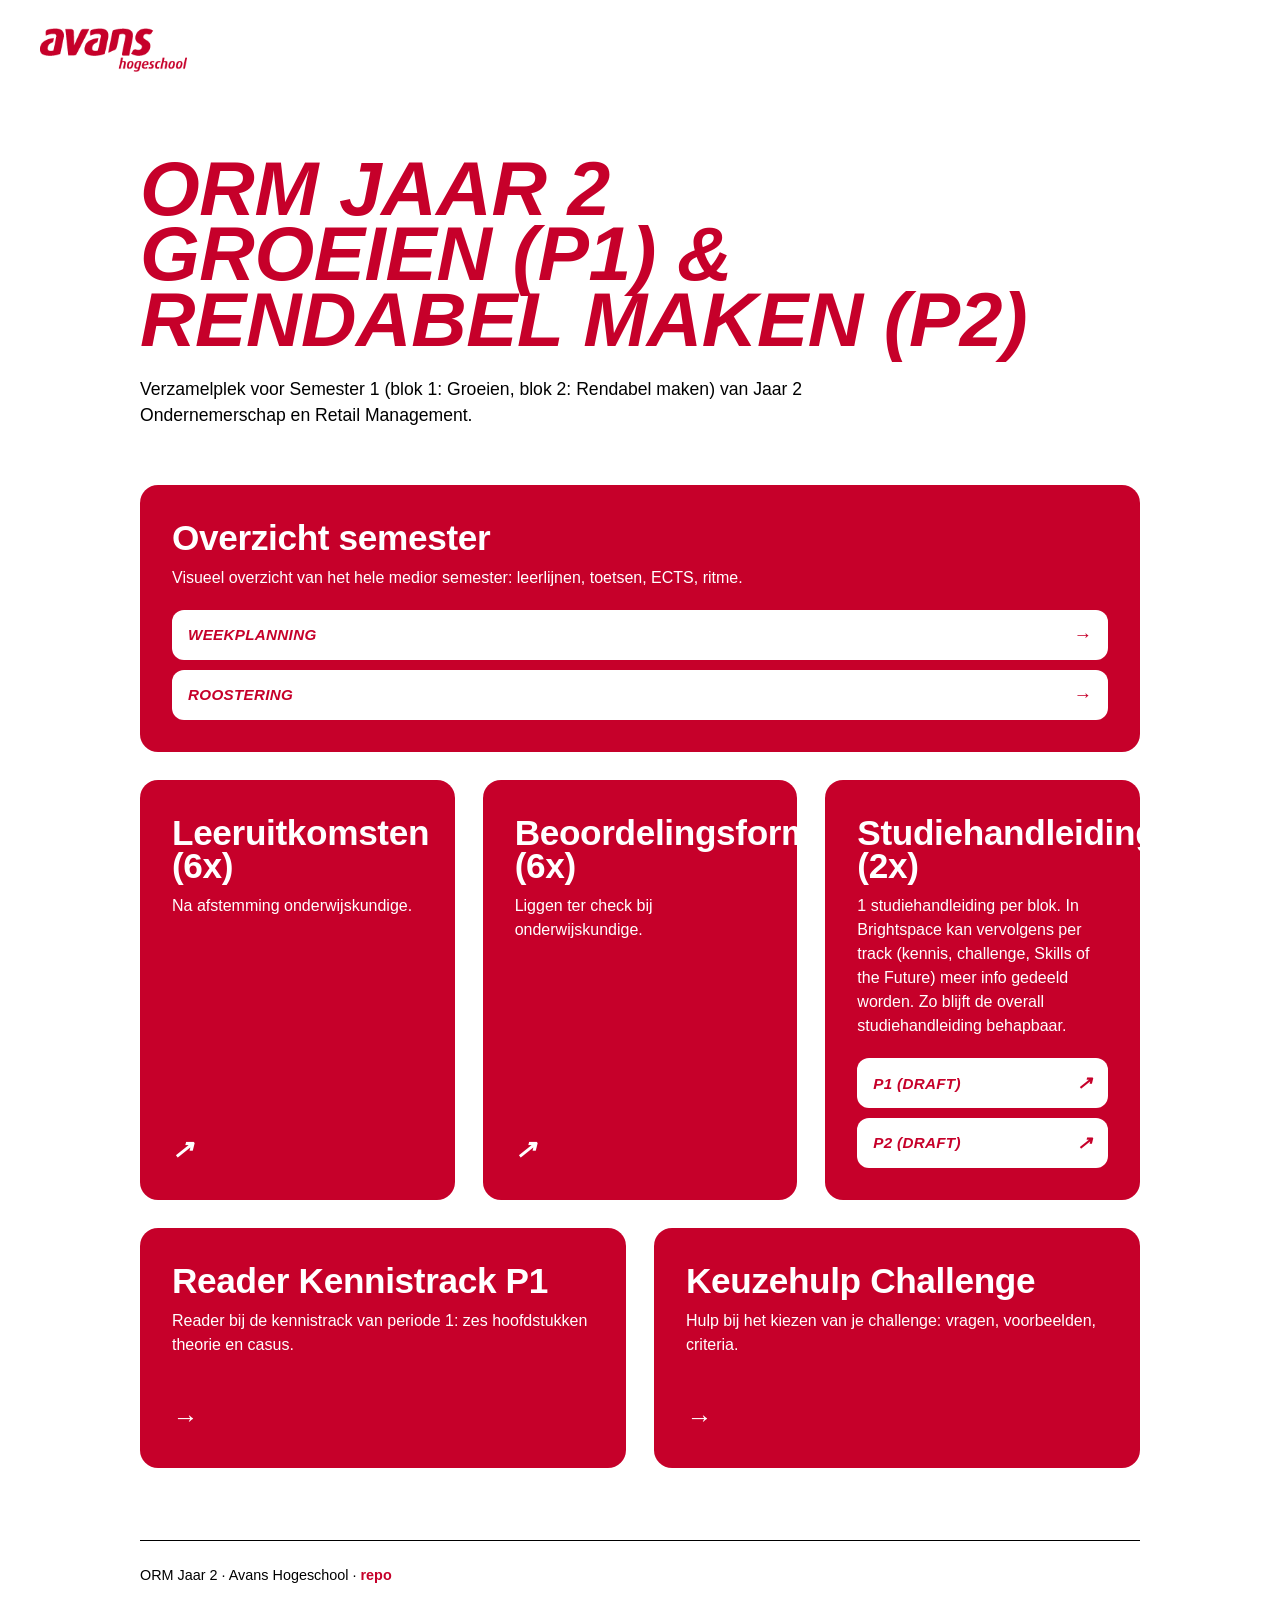
<file: docs/medior_semester_praatplaat_v50.html>
<!doctype html>
<html lang="nl">
<head>
  <meta charset="utf-8">
  <title>Verplaatst → Overzicht</title>
  <meta http-equiv="refresh" content="0; url=./">
  <link rel="canonical" href="./">
</head>
<body>
  <p>Deze versie is samengevoegd in de <a href="./">praatplaat (Overzicht)</a>.</p>
</body>
</html>
</file>
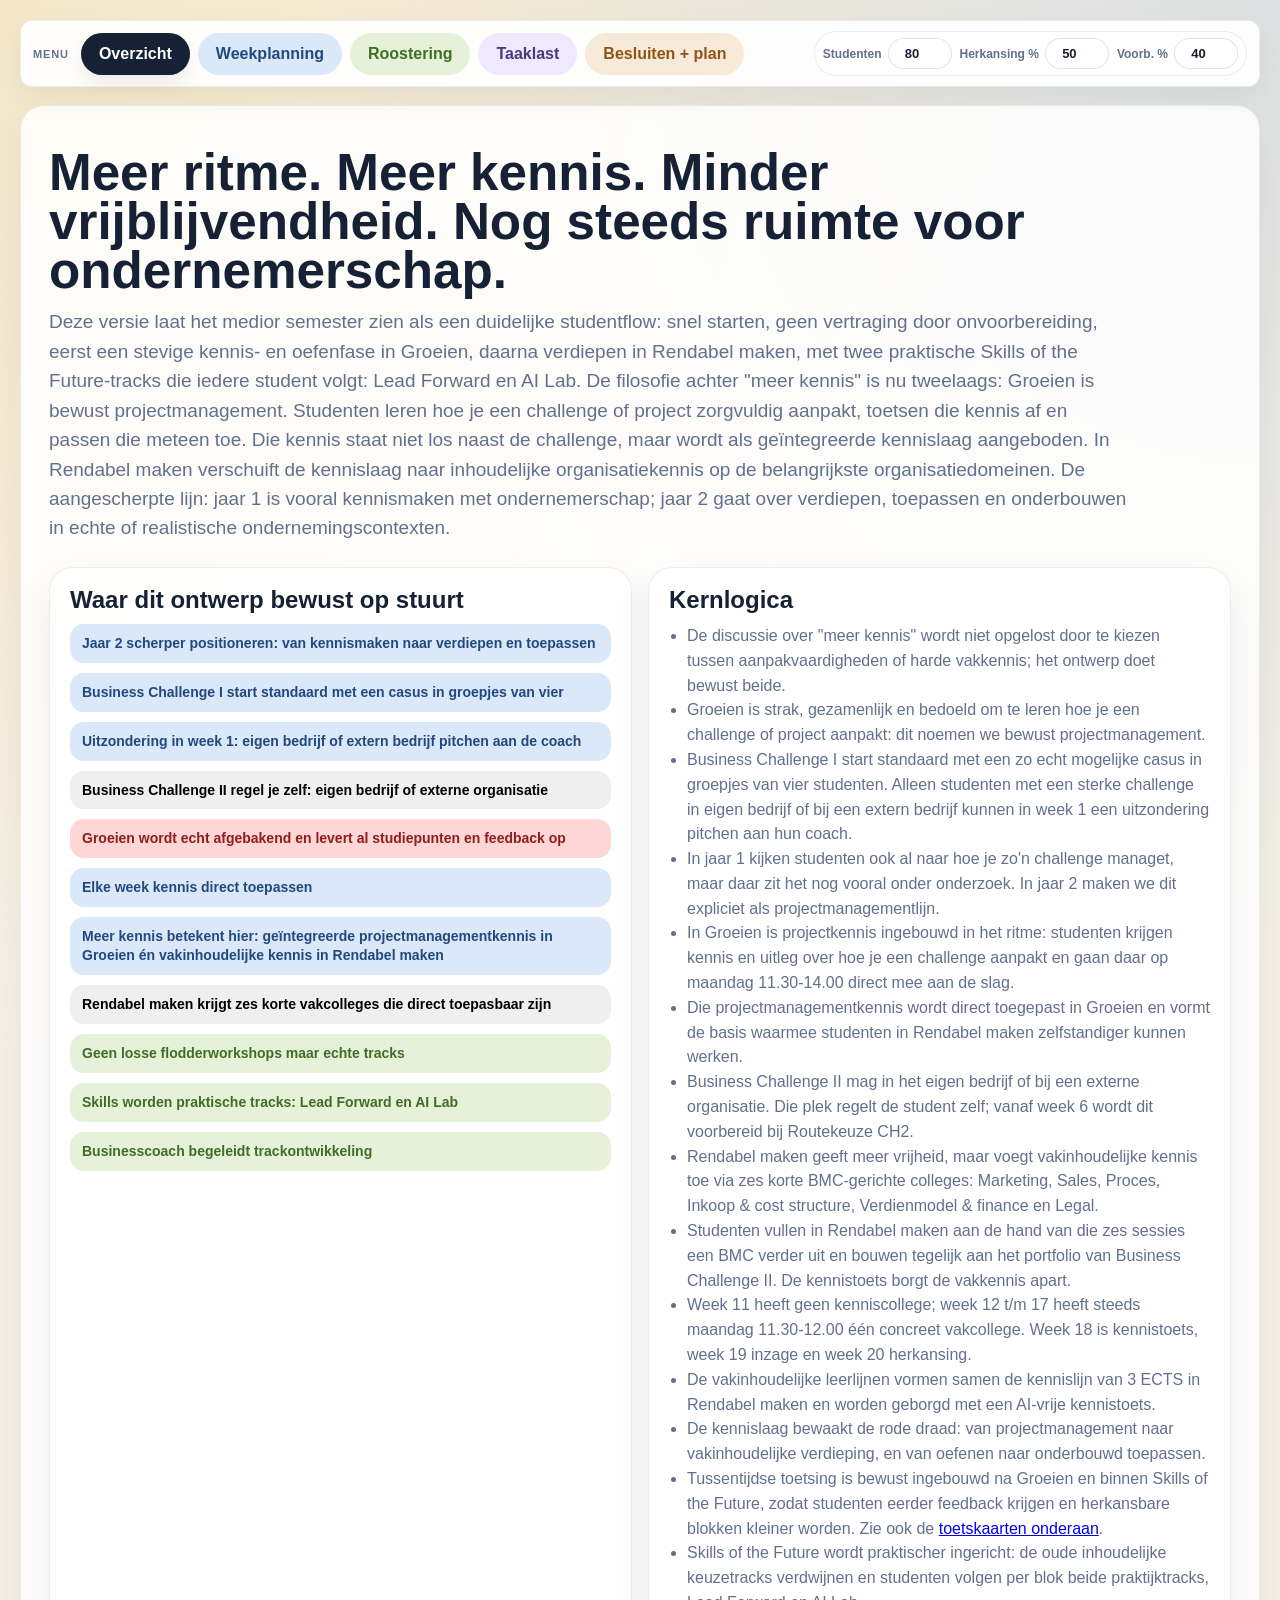
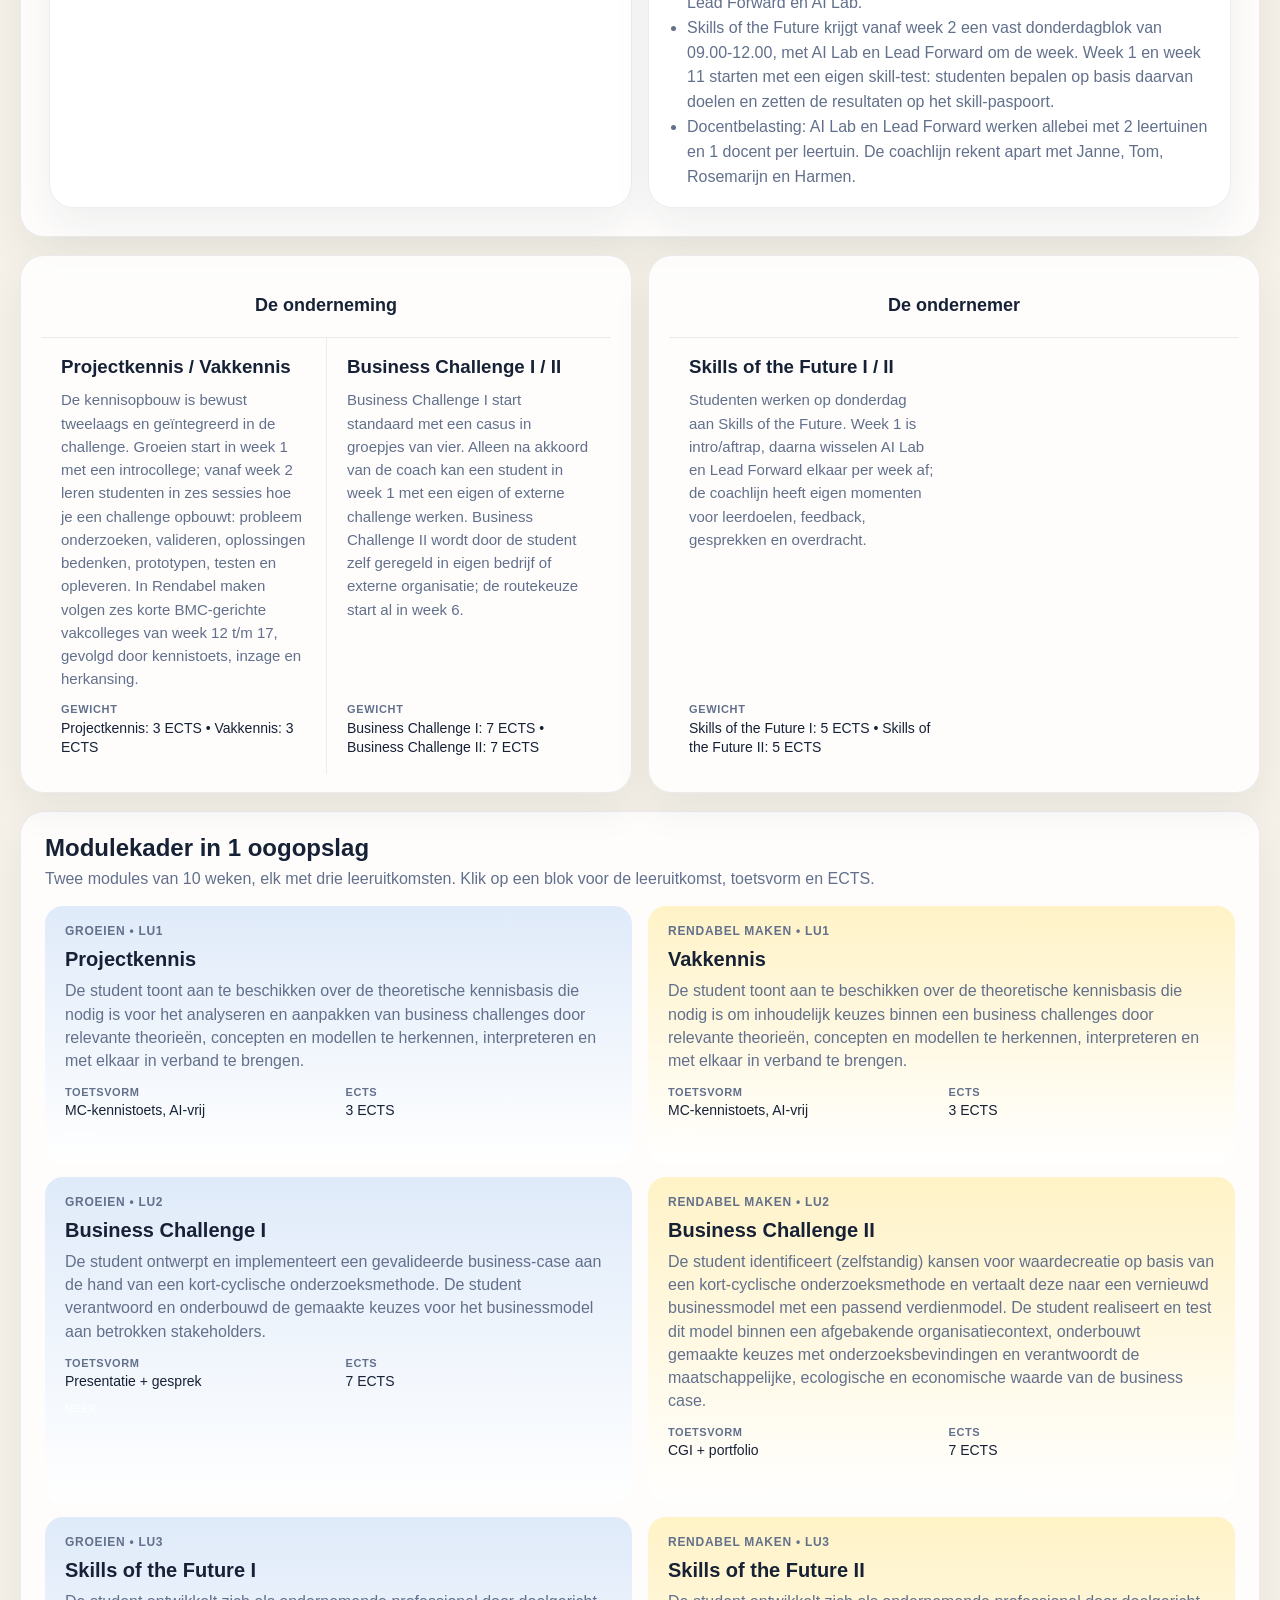
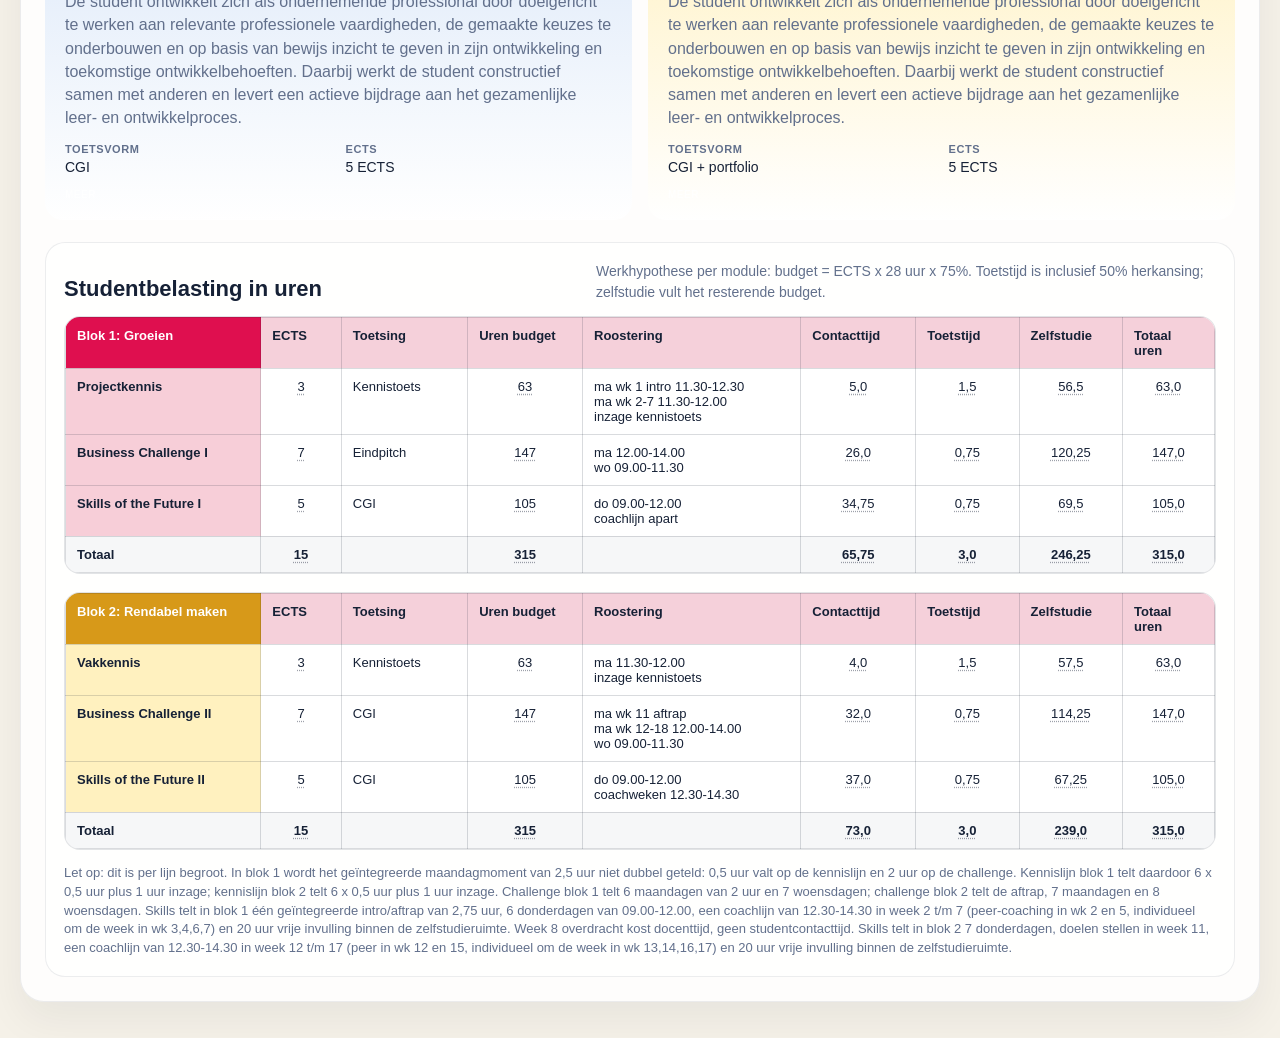
<file: docs/overzicht/index 2.html>
<!DOCTYPE html>
<html lang="nl">
  <head>
    <meta charset="utf-8" />
    <meta name="viewport" content="width=device-width, initial-scale=1" />
    <title>Praatplaat Medior Semester v52</title>
    <style>
      :root {
        --ink: #162136;
        --muted: #62708c;
        --page: #f5f1e8;
        --panel: rgba(255, 255, 255, 0.84);
        --slate: #2f3849;
        --blue: #2f61a8;
        --blue-soft: #dbe8f9;
        --green: #5f9d36;
        --green-soft: #e5f2d9;
        --orange: #d98b2f;
        --orange-soft: #f8ead8;
        --yellow: #f4bf3a;
        --yellow-soft: #fff1bf;
        --red: #d60000;
        --red-soft: #ffd6d6;
      }

      * {
        box-sizing: border-box;
      }

      body {
        margin: 0;
        font-family: "Avenir Next", "Segoe UI", sans-serif;
        background:
          radial-gradient(circle at top left, rgba(244, 191, 58, 0.18), transparent 24%),
          radial-gradient(circle at top right, rgba(47, 97, 168, 0.12), transparent 22%),
          var(--page);
        color: var(--ink);
      }

      .page {
        width: min(1680px, calc(100vw - 40px));
        margin: 20px auto 36px;
      }

      .panel,
      .card {
        background: var(--panel);
        border: 1px solid rgba(22, 33, 54, 0.08);
        border-radius: 24px;
        box-shadow: 0 18px 40px rgba(22, 33, 54, 0.06);
      }

      .hero {
        padding: 26px 28px 28px;
      }

      .eyebrow {
        display: inline-flex;
        align-items: center;
        padding: 8px 12px;
        border-radius: 999px;
        background: #ece3d1;
        color: #6c5114;
        font-size: 12px;
        font-weight: 800;
        letter-spacing: 0.08em;
        text-transform: uppercase;
      }

      h1 {
        margin: 16px 0 12px;
        font-size: clamp(34px, 4vw, 60px);
        line-height: 0.96;
        max-width: 1100px;
      }

      .lead {
        margin: 0;
        max-width: 1080px;
        font-size: 19px;
        line-height: 1.55;
        color: var(--muted);
      }

      .hero-grid,
      .summary-grid,
      .ects-grid {
        display: grid;
        gap: 16px;
      }

      .hero-grid {
        grid-template-columns: repeat(2, minmax(0, 1fr));
        margin-top: 24px;
      }

      .summary-grid {
        grid-template-columns: repeat(2, minmax(0, 1fr));
        margin-top: 18px;
      }

      .module-overview-panel {
        margin-top: 18px;
        padding: 22px 24px 24px;
      }

      .module-overview-panel h2,
      .module-overview-panel > p {
        margin: 0;
      }

      .module-overview-panel > p {
        margin-top: 8px;
        color: var(--muted);
      }

      .module-overview-grid {
        display: grid;
        grid-template-columns: repeat(2, minmax(0, 1fr));
        gap: 14px 16px;
        margin-top: 18px;
      }

      .module-overview-card {
        padding: 18px 20px;
        border-radius: 18px;
        background: rgba(255, 255, 255, 0.88);
        border: 1px solid rgba(22, 33, 54, 0.08);
        color: var(--ink);
      }

      .module-overview-card.blue {
        background: linear-gradient(180deg, rgba(219, 232, 249, 0.88), rgba(255, 255, 255, 0.92));
      }

      .module-overview-card.yellow {
        background: linear-gradient(180deg, rgba(255, 241, 191, 0.88), rgba(255, 255, 255, 0.92));
      }

      .module-overview-top {
        display: flex;
        align-items: baseline;
        justify-content: space-between;
        gap: 12px;
        margin-bottom: 10px;
      }

      .module-overview-label {
        font-size: 12px;
        font-weight: 800;
        letter-spacing: 0.06em;
        text-transform: uppercase;
        color: var(--muted);
      }

      .module-overview-hours {
        font-size: 13px;
        font-weight: 700;
        color: var(--ink);
        white-space: nowrap;
      }

      .module-overview-card h3 {
        margin: 0 0 8px;
        font-size: 20px;
      }

      .module-overview-card p {
        margin: 0;
        color: var(--muted);
        line-height: 1.45;
      }

      .module-overview-meta {
        margin-top: 14px;
        display: grid;
        grid-template-columns: repeat(2, minmax(0, 1fr));
        gap: 10px 14px;
      }

      .module-overview-meta span {
        display: block;
      }

      .module-overview-meta-label {
        font-size: 11px;
        font-weight: 800;
        letter-spacing: 0.05em;
        text-transform: uppercase;
        color: var(--muted);
      }

      .module-overview-meta-value {
        margin-top: 3px;
        font-size: 14px;
        line-height: 1.35;
        color: var(--ink);
      }

      .student-load-overview {
        margin-top: 22px;
        padding: 18px;
        border-radius: 20px;
        background: rgba(255, 255, 255, 0.72);
        border: 1px solid rgba(22, 33, 54, 0.08);
      }

      .student-load-overview-head {
        display: flex;
        align-items: end;
        justify-content: space-between;
        gap: 16px;
        margin-bottom: 14px;
      }

      .student-load-overview-head h3,
      .student-load-overview-head p {
        margin: 0;
      }

      .student-load-overview-head h3 {
        font-size: 22px;
      }

      .student-load-overview-head p {
        max-width: 620px;
        color: var(--muted);
        font-size: 14px;
        line-height: 1.45;
      }

      .student-load-modules {
        display: grid;
        gap: 18px;
      }

      .student-load-table-wrap {
        overflow-x: auto;
        border-radius: 16px;
        border: 1px solid rgba(22, 33, 54, 0.12);
        background: #fff;
      }

      .student-load-table {
        width: 100%;
        min-width: 980px;
        table-layout: fixed;
        border-collapse: collapse;
        color: var(--ink);
        font-size: 13px;
      }

      .student-load-table th,
      .student-load-table td {
        padding: 10px 11px;
        border: 1px solid rgba(22, 33, 54, 0.16);
        vertical-align: top;
      }

      .student-load-table th {
        background: #f5d0da;
        text-align: left;
        font-weight: 800;
      }

      .student-load-table .module-name {
        background: #df0f4f;
        color: #fff;
        font-weight: 900;
      }

      .student-load-table .module-name.yellow {
        background: #d79919;
      }

      .student-load-table .line-name {
        background: #f7ced8;
        font-weight: 800;
      }

      .student-load-table .line-name.yellow {
        background: #fff1bf;
      }

      .student-load-table .number {
        text-align: center;
        white-space: nowrap;
      }

      .student-load-table [data-cell-note] {
        cursor: help;
        text-decoration: underline dotted rgba(22, 33, 54, 0.42);
        text-underline-offset: 3px;
      }

      .student-load-table .total-row td {
        background: rgba(22, 33, 54, 0.035);
        font-weight: 900;
      }

      .student-load-note {
        margin: 12px 0 0;
        color: var(--muted);
        font-size: 13px;
        line-height: 1.45;
      }

      .cell-note-popover {
        position: fixed;
        z-index: 40;
        max-width: 320px;
        padding: 12px 14px;
        border-radius: 14px;
        background: var(--ink);
        color: #fff;
        box-shadow: 0 18px 40px rgba(22, 33, 54, 0.22);
        font-size: 13px;
        line-height: 1.45;
      }

      .cell-note-popover strong {
        display: block;
        margin-bottom: 4px;
      }

      .summary-cluster {
        padding: 0;
        overflow: hidden;
      }

      .summary-cluster-head {
        display: flex;
        align-items: center;
        justify-content: center;
        min-height: 64px;
        padding: 14px 18px;
        border-bottom: 1px solid rgba(22, 33, 54, 0.08);
        font-size: 18px;
        font-weight: 800;
        text-align: center;
      }

      .summary-cluster-grid {
        display: grid;
        grid-template-columns: repeat(2, minmax(0, 1fr));
        flex: 1;
      }

      .summary-subcard {
        min-height: 100%;
        padding: 18px 20px;
        display: flex;
        flex-direction: column;
      }

      .summary-subcard + .summary-subcard {
        border-left: 1px solid rgba(22, 33, 54, 0.08);
      }

      .ects-grid {
        grid-template-columns: repeat(4, minmax(220px, 1fr));
        margin-top: 18px;
      }

      .deadline-grid {
        display: grid;
        grid-template-columns: repeat(3, minmax(0, 1fr));
        gap: 14px;
        margin-top: 18px;
      }

      .deadline-card {
        border: 1px solid rgba(22, 33, 54, 0.08);
        border-radius: 18px;
        padding: 16px;
        background: #fff;
        box-shadow: 0 12px 30px rgba(22, 33, 54, 0.05);
      }

      .deadline-card.blue {
        background: var(--blue-soft);
      }

      .deadline-card.green {
        background: var(--green-soft);
      }

      .deadline-card.yellow {
        background: var(--yellow-soft);
      }

      .deadline-card h3 {
        margin: 0 0 10px;
        font-size: 18px;
      }

      .deadline-card ul {
        margin: 0;
        padding-left: 18px;
        color: #38465f;
        line-height: 1.45;
      }

      .deadline-card li + li {
        margin-top: 8px;
      }

      .deadline-card strong {
        color: var(--ink);
      }

      .assessments-panel {
        margin-top: 22px;
        padding: 22px 24px 24px;
      }

      .assessments-panel h2,
      .assessments-panel > p {
        margin: 0;
      }

      .assessments-panel > p {
        margin-top: 8px;
        color: var(--muted);
      }

      .card {
        padding: 18px 20px;
      }

      .summary-grid .card {
        display: flex;
        flex-direction: column;
      }

      .card h2,
      .card h3 {
        margin: 0 0 10px;
      }

      .summary-meta {
        margin-top: auto;
        padding-top: 12px;
        display: flex;
        flex-direction: column;
        gap: 4px;
      }

      .summary-meta-label {
        font-size: 11px;
        font-weight: 800;
        letter-spacing: 0.06em;
        text-transform: uppercase;
        color: var(--muted);
      }

      .summary-meta-value {
        font-size: 14px;
        line-height: 1.35;
        color: var(--ink);
      }

      .mini-list {
        margin: 0;
        padding-left: 18px;
        color: var(--muted);
        line-height: 1.55;
      }

      .coverage-location {
        display: block;
        margin-top: 3px;
        color: var(--ink);
        font-size: 14px;
        font-weight: 700;
      }

      .decision-status {
        display: inline-flex;
        align-items: center;
        margin-right: 6px;
        padding: 2px 7px;
        border-radius: 999px;
        background: rgba(93, 152, 53, 0.16);
        color: #356b17;
        font-size: 10px;
        font-weight: 900;
        letter-spacing: 0.04em;
        text-transform: uppercase;
      }

      .decision-callout {
        margin-top: 18px;
        padding: 16px 18px;
        border: 1px solid rgba(47, 97, 168, 0.18);
        border-radius: 16px;
        background: rgba(219, 232, 249, 0.42);
      }

      .decision-callout h3 {
        margin: 0 0 10px;
        font-size: 17px;
      }

      .decision-callout.urgent {
        border-color: rgba(206, 41, 36, 0.28);
        background: rgba(255, 218, 218, 0.52);
      }

      .decision-priority {
        display: inline-flex;
        align-items: center;
        justify-content: center;
        width: 22px;
        height: 22px;
        margin-right: 8px;
        border-radius: 999px;
        background: #ce2924;
        color: #fff;
        font-size: 14px;
        font-weight: 950;
      }

      .chips {
        display: grid;
        grid-template-columns: 1fr;
        gap: 10px;
      }

      .quick-nav {
        display: flex;
        flex-wrap: wrap;
        gap: 12px;
        margin-top: 18px;
      }

      .site-menu {
        position: sticky;
        top: 0;
        z-index: 20;
        display: flex;
        flex-wrap: wrap;
        gap: 8px;
        align-items: center;
        margin: 0 0 18px;
        padding: 10px 12px;
        border: 1px solid rgba(22, 33, 54, 0.08);
        border-radius: 12px;
        background: rgba(255, 255, 255, 0.92);
        backdrop-filter: blur(12px);
        box-shadow: 0 10px 24px rgba(22, 33, 54, 0.06);
      }

      .page-surface[hidden] {
        display: none !important;
      }

      .site-menu .assumption-controls {
        margin-left: auto;
      }

      .site-menu-label {
        margin-right: 4px;
        color: var(--muted);
        font-size: 11px;
        font-weight: 800;
        letter-spacing: 0.08em;
        text-transform: uppercase;
      }

      .quick-nav .mode-switch {
        margin-left: auto;
      }

      .nav-pill {
        border: 0;
        border-radius: 999px;
        padding: 12px 18px;
        font: inherit;
        font-size: 16px;
        font-weight: 800;
        cursor: pointer;
        transition: transform 0.14s ease, box-shadow 0.14s ease;
      }

      .nav-pill.active {
        box-shadow: inset 0 0 0 2px rgba(22, 33, 54, 0.18), 0 10px 18px rgba(22, 33, 54, 0.08);
      }

      .nav-pill:hover {
        transform: translateY(-1px);
        box-shadow: 0 10px 18px rgba(22, 33, 54, 0.09);
      }

      .nav-pill.neutral {
        background: var(--ink);
        color: #fff;
      }

      .nav-pill.blue {
        background: var(--blue-soft);
        color: #20497f;
      }

      .nav-pill.yellow {
        background: var(--yellow-soft);
        color: #5f4800;
      }

      .nav-pill.green {
        background: var(--green-soft);
        color: #406d25;
      }

      .nav-pill.orange {
        background: var(--orange-soft);
        color: #8f5518;
      }

      .nav-pill.red {
        background: var(--red-soft);
        color: #980000;
      }

      .nav-pill.purple {
        background: #efe9ff;
        color: #4d377a;
      }

      .chip {
        border: 0;
        padding: 10px 12px;
        border-radius: 14px;
        font: inherit;
        font-size: 14px;
        font-weight: 700;
        line-height: 1.35;
        text-align: left;
        cursor: pointer;
        transition: transform 0.14s ease, box-shadow 0.14s ease;
      }

      .chip:hover {
        transform: translateY(-1px);
        box-shadow: 0 10px 18px rgba(22, 33, 54, 0.09);
      }

      .chip.blue {
        background: var(--blue-soft);
        color: #20497f;
      }

      .chip.green {
        background: var(--green-soft);
        color: #406d25;
      }

      .chip.orange {
        background: var(--orange-soft);
        color: #8f5518;
      }

      .chip.red {
        background: var(--red-soft);
        color: #8f1d1d;
      }

      .canvas {
        margin-top: 22px;
        padding: 24px;
        overflow: auto;
        position: relative;
      }

      .canvas-head {
        display: flex;
        justify-content: space-between;
        gap: 16px;
        align-items: end;
        margin-bottom: 18px;
      }

      .canvas-head h2,
      .canvas-head p {
        margin: 0;
      }

      .canvas-head p {
        color: var(--muted);
      }

      .hours-legend {
        display: flex;
        flex-wrap: wrap;
        gap: 8px;
        margin-top: 10px;
      }

      .hours-legend-item {
        display: inline-flex;
        align-items: center;
        gap: 6px;
        padding: 6px 9px;
        border-radius: 999px;
        background: rgba(22, 33, 54, 0.05);
        color: var(--muted);
        font-size: 12px;
        font-weight: 700;
      }

      .hours-legend-code {
        color: var(--ink);
        font-weight: 800;
      }

      .timeline-wrap {
        position: relative;
        width: max-content;
        min-width: 100%;
        padding-bottom: 18px;
      }

      .timeline {
        display: grid;
        grid-template-columns: 46px 150px repeat(20, 152px);
        column-gap: 4px;
        row-gap: 18px;
        width: max-content;
      }

      .week,
      .phase,
      .lane-title,
      .block {
        border-radius: 18px;
      }

      .week {
        background: var(--slate);
        color: #fff;
        text-align: center;
        padding: 9px 4px;
        font-size: 12px;
        font-weight: 800;
        position: sticky;
        top: 0;
        z-index: 7;
        box-shadow: 0 8px 18px rgba(22, 33, 54, 0.08);
      }

      .week-meta {
        display: block;
        margin-top: 3px;
        color: rgba(255, 255, 255, 0.72);
        font-size: 9px;
        font-weight: 700;
        letter-spacing: 0;
        line-height: 1.1;
        text-transform: none;
      }

      .week-kw {
        color: rgba(255, 255, 255, 0.54);
      }

      .week.corner {
        grid-column: 1 / span 2;
        display: flex;
        align-items: center;
        justify-content: center;
        left: 0;
        z-index: 8;
        box-shadow: 8px 0 18px rgba(22, 33, 54, 0.08), 0 8px 18px rgba(22, 33, 54, 0.08);
      }

      .phase {
        padding: 12px 14px;
        font-size: 14px;
        font-weight: 800;
        text-align: center;
      }

      .phase.base {
        background: var(--blue);
        color: #fff;
      }

      .phase.ch1 {
        background: var(--green);
        color: #fff;
      }

      .phase.ch2 {
        background: var(--yellow);
        color: #433400;
      }

      .phase.toetsing {
        background: var(--red);
        color: #fff;
      }

      .lane-title {
        grid-column: 2;
        padding: 12px;
        border: 1px solid rgba(22, 33, 54, 0.08);
        display: flex;
        flex-direction: column;
        gap: 8px;
        justify-content: center;
        position: sticky;
        left: 50px;
        z-index: 5;
        box-shadow: 8px 0 18px rgba(22, 33, 54, 0.08);
        cursor: pointer;
        transition: box-shadow 0.14s ease, transform 0.14s ease;
      }

      .lane-title:hover {
        transform: translateY(-1px);
      }

      .lane-title strong {
        font-size: 16px;
        line-height: 1.1;
      }

      .lane-title.has-group {
        padding-left: 16px;
      }

      .lane-group-rail {
        display: none;
      }

      .lane-group-block {
        position: sticky;
        left: 0;
        justify-self: stretch;
        z-index: 6;
        margin: 0;
        border-radius: 18px;
        background: rgba(255, 255, 255, 0.82);
        border: 1px solid rgba(22, 33, 54, 0.08);
        box-shadow: 8px 0 18px rgba(22, 33, 54, 0.06);
        display: flex;
        align-items: center;
        justify-content: center;
        pointer-events: none;
      }

      .lane-group-block.spaced {
        margin-top: 20px;
        margin-bottom: -8px;
      }

      .timeline > .block.orange {
        margin-top: 20px;
      }

      .lane-group-block span {
        color: var(--ink);
        font-size: 11px;
        font-weight: 800;
        letter-spacing: 0.08em;
        text-transform: uppercase;
        writing-mode: vertical-rl;
        transform: rotate(180deg);
        text-align: center;
        line-height: 1.1;
      }

      .lane-content {
        display: flex;
        flex-direction: column;
        justify-content: center;
        gap: 8px;
        min-width: 0;
      }

      .lane-title span {
        font-size: 12px;
        line-height: 1.45;
        color: var(--muted);
      }

      .lane-title.blue {
        background: #eef4fd;
      }

      .lane-title.neutral {
        background: #f3f0e8;
      }

      .lane-title.green {
        background: #edf7e6;
      }

      .lane-title.orange {
        background: #fcf0e2;
      }

      .lane-title.focused {
        box-shadow: 8px 0 18px rgba(22, 33, 54, 0.08), 0 0 0 4px rgba(22, 33, 54, 0.08);
      }

      .lane-title.blue.focused {
        box-shadow: 8px 0 18px rgba(22, 33, 54, 0.08), 0 0 0 4px rgba(35, 86, 155, 0.16);
      }

      .lane-title.neutral.focused {
        box-shadow: 8px 0 18px rgba(22, 33, 54, 0.08), 0 0 0 4px rgba(96, 82, 53, 0.12);
      }

      .lane-title.green.focused {
        box-shadow: 8px 0 18px rgba(22, 33, 54, 0.08), 0 0 0 4px rgba(93, 152, 53, 0.16);
      }

      .lane-title.orange.focused {
        box-shadow: 8px 0 18px rgba(22, 33, 54, 0.08), 0 0 0 4px rgba(217, 134, 48, 0.18);
      }

      .lane-top {
        display: flex;
        justify-content: space-between;
        gap: 12px;
        align-items: start;
      }

      .block {
        border: 1px solid rgba(22, 33, 54, 0.08);
        min-height: 88px;
        padding: 11px 10px 9px;
        background: #fff;
        position: relative;
      }

      .block h3 {
        margin: 0 0 6px;
        font-size: 15px;
        line-height: 1.15;
      }

      .block p {
        margin: 0;
        font-size: 13px;
        line-height: 1.35;
        color: #38465f;
      }

      .block .block-subtitle {
        margin-top: 6px;
        color: #5f6f8b;
        font-size: 11px;
        font-weight: 700;
        line-height: 1.25;
      }

      .block.compact {
        min-height: 72px;
        padding: 10px 11px 9px;
      }

      .block.compact h3 {
        font-size: 15px;
      }

      .block.compact p {
        font-size: 13px;
      }

      .block.blue {
        background: var(--blue-soft);
      }

      .block.green {
        background: var(--green-soft);
      }

      .block.orange {
        background: var(--orange-soft);
      }

      .block.yellow {
        background: var(--yellow-soft);
      }

      .block.red {
        background: var(--red-soft);
        border-color: rgba(214, 0, 0, 0.3);
      }

      .block.ghost {
        background: rgba(255, 255, 255, 0.55);
      }

      .block.clickable {
        cursor: pointer;
        transition: transform 0.14s ease, box-shadow 0.14s ease, border-color 0.14s ease;
      }

      .block.clickable:hover {
        transform: translateY(-2px);
        box-shadow: 0 10px 22px rgba(22, 33, 54, 0.09);
      }

      .block.clickable.active {
        border-color: rgba(22, 33, 54, 0.22);
        box-shadow: 0 0 0 3px rgba(35, 86, 155, 0.12);
      }

      .block.retired-track {
        display: none !important;
      }

      .block.clickable::after {
        content: "Meer";
        display: inline-flex;
        align-items: center;
        justify-content: center;
        margin-top: 8px;
        padding: 0;
        border-radius: 999px;
        background: transparent;
        color: rgba(98, 112, 140, 0.78);
        font-size: 9px;
        font-weight: 800;
        letter-spacing: 0.05em;
        text-transform: uppercase;
      }

      .badge {
        display: inline-block;
        margin-top: 8px;
        padding: 6px 8px;
        border-radius: 10px;
        background: rgba(255, 255, 255, 0.78);
        font-size: 11px;
        font-weight: 800;
        letter-spacing: 0.04em;
        text-transform: uppercase;
      }

      .badge.deadline {
        background: rgba(214, 0, 0, 0.12);
        color: #980000;
      }

      .timeline .block:has(.badge.deadline) {
        padding-bottom: 42px;
      }

      .timeline .block .badge.deadline {
        position: absolute;
        right: 10px;
        bottom: 9px;
        margin-top: 0;
        max-width: calc(100% - 20px);
        text-align: right;
      }

      .badge.align-end {
        display: table;
        margin-left: auto;
      }

      .split-lines {
        display: grid;
        gap: 7px;
        margin-top: 8px;
      }

      .split-line {
        display: grid;
        grid-template-columns: minmax(0, 1fr) auto;
        gap: 8px;
        align-items: center;
        min-height: 34px;
        padding: 7px 8px;
        border-radius: 11px;
        background: rgba(255, 255, 255, 0.38);
        border: 1px solid rgba(22, 33, 54, 0.08);
      }

      .split-line + .split-line {
        border-top-color: rgba(22, 33, 54, 0.14);
      }

      .split-line strong {
        display: block;
        font-size: 13px;
        line-height: 1.1;
      }

      .split-line em {
        display: block;
        margin-top: 2px;
        color: #6c5a24;
        font-size: 10px;
        font-style: normal;
        font-weight: 700;
        letter-spacing: 0.03em;
        text-transform: uppercase;
      }

      .route-lines,
      .sprint-lanes {
        display: grid;
        gap: 7px;
        margin-top: 10px;
      }

      .route-line,
      .sprint-lane,
      .coach-moment {
        display: grid;
        grid-template-columns: 90px minmax(0, 1fr);
        gap: 8px;
        align-items: start;
        padding: 8px 9px;
        border-radius: 12px;
        background: rgba(255, 255, 255, 0.56);
        border: 1px solid rgba(22, 33, 54, 0.08);
      }

      .route-time,
      .sprint-time,
      .coach-moment-label {
        color: #6b550e;
        font-size: 10px;
        font-weight: 900;
        letter-spacing: 0.03em;
        line-height: 1.2;
        text-transform: uppercase;
      }

      .route-title,
      .sprint-title,
      .coach-moment-title {
        display: block;
        color: var(--ink);
        font-size: 13px;
        font-weight: 900;
        line-height: 1.15;
      }

      .coach-moment {
        margin-top: 10px;
        grid-template-columns: 68px minmax(0, 1fr);
      }

      .coach-moment-detail {
        display: block;
        margin-top: 2px;
        color: #5d6d89;
        font-size: 11px;
        font-style: normal;
        font-weight: 700;
        line-height: 1.2;
      }

      .route-detail,
      .sprint-detail {
        display: block;
        margin-top: 2px;
        color: #6c5a24;
        font-size: 10px;
        font-weight: 700;
        line-height: 1.25;
      }

      .sprint-lane {
        grid-template-columns: 98px minmax(0, 1fr);
        padding: 7px 8px;
      }

      .mini-test {
        display: inline-flex;
        align-items: center;
        justify-content: center;
        padding: 4px 6px;
        border-radius: 999px;
        background: var(--red);
        color: #fff;
        font-size: 9px;
        font-weight: 900;
        letter-spacing: 0.05em;
        text-transform: uppercase;
        white-space: nowrap;
      }

      .block-drawer {
        display: none;
        position: absolute;
        top: 0;
        left: 0;
        width: min(360px, calc(100vw - 96px));
        padding: 18px 20px;
        border-radius: 18px;
        background: rgba(255, 255, 255, 0.94);
        border: 1px solid rgba(22, 33, 54, 0.1);
        box-shadow: 0 18px 36px rgba(22, 33, 54, 0.16);
        z-index: 20;
        backdrop-filter: blur(8px);
      }

      .block-drawer.active {
        display: block;
      }

      .block-drawer::before {
        content: "";
        position: absolute;
        top: 24px;
        left: -10px;
        width: 20px;
        height: 20px;
        background: rgba(255, 255, 255, 0.94);
        border-left: 1px solid rgba(22, 33, 54, 0.1);
        border-top: 1px solid rgba(22, 33, 54, 0.1);
        transform: rotate(-45deg);
      }

      .block-drawer.align-right::before {
        left: auto;
        right: -10px;
        border-left: 0;
        border-top: 0;
        border-right: 1px solid rgba(22, 33, 54, 0.1);
        border-bottom: 1px solid rgba(22, 33, 54, 0.1);
      }

      .block-drawer-top {
        display: flex;
        justify-content: space-between;
        gap: 16px;
        align-items: start;
        margin-bottom: 12px;
      }

      .block-drawer-label {
        font-size: 12px;
        font-weight: 800;
        letter-spacing: 0.08em;
        text-transform: uppercase;
        color: var(--muted);
        margin-bottom: 4px;
      }

      .block-drawer h3 {
        margin: 0 0 4px;
        font-size: 24px;
      }

      .block-drawer p {
        margin: 0;
        color: var(--muted);
        line-height: 1.55;
      }

      .block-drawer-body {
        border-top: 1px solid rgba(22, 33, 54, 0.08);
        padding-top: 12px;
      }

      .block-drawer-body p + p {
        margin-top: 10px;
      }

      .block-drawer-body strong {
        display: block;
        margin-bottom: 2px;
        color: var(--ink);
      }

      .block-drawer-close {
        border: 0;
        background: transparent;
        color: rgba(22, 33, 54, 0.72);
        border-radius: 999px;
        width: 32px;
        height: 32px;
        padding: 0;
        font: inherit;
        font-size: 22px;
        line-height: 1;
        font-weight: 500;
        cursor: pointer;
      }

      .block-drawer-close:hover {
        background: rgba(22, 33, 54, 0.06);
        color: var(--ink);
      }

      .ects-card {
        padding: 18px;
        border-radius: 18px;
        color: #fff;
      }

      .summary-clickable {
        position: relative;
        border: 0;
        width: 100%;
        text-align: left;
        cursor: pointer;
        transition: transform 0.14s ease, box-shadow 0.14s ease;
      }

      .summary-clickable:hover {
        transform: translateY(-2px);
        box-shadow: 0 12px 24px rgba(22, 33, 54, 0.12);
      }

      .summary-clickable.active {
        box-shadow: 0 0 0 4px rgba(255, 255, 255, 0.22), 0 12px 24px rgba(22, 33, 54, 0.14);
      }

      .summary-clickable::after {
        content: "Meer";
        display: inline-flex;
        align-items: center;
        justify-content: center;
        margin-top: 12px;
        padding: 0;
        border-radius: 999px;
        background: transparent;
        color: rgba(255, 255, 255, 0.72);
        font-size: 10px;
        font-weight: 800;
        letter-spacing: 0.05em;
        text-transform: uppercase;
      }

      .assessment-line {
        display: block;
        margin-top: 6px;
        font-size: 15px;
        font-weight: 700;
        opacity: 0.92;
      }

      #ects-section {
        scroll-margin-top: 90px;
      }

      #plan-section {
        scroll-margin-top: 90px;
      }

      .action-plan-panel {
        margin-top: 18px;
      }

      .plan-overview {
        display: grid;
        grid-template-columns: repeat(3, minmax(0, 1fr));
        gap: 6px;
        margin-top: 10px;
      }

      .plan-stat {
        padding: 7px 9px;
        border-radius: 8px;
        background: rgba(22, 33, 54, 0.05);
      }

      .plan-stat span {
        display: block;
        color: var(--muted);
        font-size: 9px;
        font-weight: 600;
        letter-spacing: 0.04em;
        text-transform: uppercase;
      }

      .plan-stat strong {
        display: block;
        margin-top: 2px;
        color: var(--ink);
        font-size: 16px;
        font-weight: 600;
        line-height: 1;
      }

      .plan-task-list {
        display: grid;
        gap: 8px;
        margin-top: 12px;
      }

      .plan-group {
        border: 1px solid rgba(22, 33, 54, 0.08);
        border-radius: 8px;
        background: rgba(255, 255, 255, 0.72);
        overflow: hidden;
      }

      .plan-group-header {
        display: flex;
        align-items: center;
        justify-content: space-between;
        gap: 8px;
        padding: 7px 9px;
        border-bottom: 1px solid rgba(22, 33, 54, 0.08);
      }

      .plan-group-header h3 {
        margin: 0;
        color: var(--ink);
        font-size: 13px;
        font-weight: 600;
      }

      .plan-progress-pill {
        flex: 0 0 auto;
        padding: 3px 6px;
        border-radius: 999px;
        background: rgba(219, 232, 249, 0.75);
        color: #20497f;
        font-size: 9px;
        font-weight: 600;
      }

      .plan-tasks {
        display: grid;
      }

      .plan-task {
        display: grid;
        grid-template-columns: 18px minmax(0, 1fr) 104px;
        gap: 6px;
        align-items: center;
        padding: 5px 8px;
        border-bottom: 1px solid rgba(22, 33, 54, 0.07);
      }

      .plan-task:last-child {
        border-bottom: 0;
      }

      .plan-task.completed {
        background: rgba(225, 240, 214, 0.45);
      }

      .plan-task-check {
        width: 13px;
        height: 13px;
        margin: 0;
        accent-color: #6d9d46;
      }

      .plan-task-title {
        margin: 0;
        color: var(--ink);
        font-size: 12px;
        font-weight: 500;
        line-height: 1.18;
      }

      .plan-task.completed .plan-task-title {
        text-decoration: line-through;
        color: rgba(22, 33, 54, 0.58);
      }

      .plan-task-meta {
        display: flex;
        flex-wrap: wrap;
        gap: 3px;
        margin-top: 3px;
      }

      .plan-meta-chip {
        display: inline-flex;
        align-items: center;
        max-width: 100%;
        padding: 2px 5px;
        border-radius: 999px;
        background: rgba(22, 33, 54, 0.06);
        color: var(--muted);
        font-size: 9px;
        font-weight: 500;
        line-height: 1.15;
      }

      .plan-owner-select {
        width: 100%;
        border: 1px solid rgba(22, 33, 54, 0.14);
        border-radius: 999px;
        padding: 4px 6px;
        background: #fff;
        color: var(--ink);
        font: inherit;
        font-size: 10px;
        font-weight: 500;
      }

      .mode-switch {
        display: inline-flex;
        align-items: center;
        gap: 4px;
        padding: 4px;
        border-radius: 999px;
        background: rgba(255, 255, 255, 0.78);
        border: 1px solid rgba(22, 33, 54, 0.08);
        box-shadow: inset 0 1px 0 rgba(255, 255, 255, 0.8);
      }

      .mode-button {
        border: 0;
        border-radius: 999px;
        padding: 10px 14px;
        background: transparent;
        color: var(--muted);
        font: inherit;
        font-size: 14px;
        font-weight: 800;
        cursor: pointer;
        transition: background 0.14s ease, color 0.14s ease, transform 0.14s ease;
      }

      .mode-button:hover {
        transform: translateY(-1px);
      }

      .mode-button.active {
        background: var(--ink);
        color: #fff;
      }

      .assumption-controls {
        display: inline-flex;
        align-items: center;
        gap: 8px;
        padding: 6px 8px;
        border-radius: 999px;
        background: rgba(255, 255, 255, 0.78);
        border: 1px solid rgba(22, 33, 54, 0.08);
      }

      .assumption-field {
        display: inline-flex;
        align-items: center;
        gap: 6px;
        color: var(--muted);
        font-size: 12px;
        font-weight: 800;
        white-space: nowrap;
      }

      .assumption-field input {
        width: 64px;
        border: 1px solid rgba(22, 33, 54, 0.12);
        border-radius: 999px;
        padding: 7px 9px;
        background: #fff;
        color: var(--ink);
        font: inherit;
        font-size: 13px;
        font-weight: 800;
        text-align: center;
      }

      body[data-mode="invulling"] .hours-only {
        display: none !important;
      }

      body[data-mode="docenturen"] .invulling-only,
      body[data-mode="studenturen"] .invulling-only {
        display: none !important;
      }

      body[data-mode="studenturen"] .hours-legend {
        display: none !important;
      }

      body[data-mode="invulling"] .block-hours {
        display: none !important;
      }

      .assumptions-panel,
      .hours-summary-panel {
        margin-top: 22px;
        padding: 22px 24px 24px;
      }

      .assumptions-panel h2,
      .assumptions-panel p,
      .hours-summary-panel h2,
      .hours-summary-panel p {
        margin: 0;
      }

      .assumptions-panel > p,
      .hours-summary-panel > p {
        margin-top: 8px;
        color: var(--muted);
      }

      .assumption-list {
        margin: 14px 0 0;
        padding-left: 20px;
        color: var(--muted);
        line-height: 1.55;
      }

      .schedule-agenda {
        display: grid;
        grid-template-columns: 1fr;
        gap: 22px;
        margin-top: 18px;
      }

      .schedule-block {
        border: 1px solid rgba(22, 33, 54, 0.09);
        border-radius: 18px;
        background: rgba(255, 255, 255, 0.86);
        padding: 16px;
        box-shadow: 0 12px 28px rgba(22, 33, 54, 0.06);
      }

      .schedule-block h3 {
        margin: 0 0 12px;
        font-size: 18px;
      }

      .calendar-grid {
        display: grid;
        grid-template-columns: 64px repeat(4, minmax(150px, 1fr));
        grid-template-rows: 42px repeat(16, 60px);
        gap: 4px;
        min-width: 820px;
      }

      .calendar-head,
      .calendar-time,
      .calendar-cell {
        border-radius: 12px;
        border: 1px solid rgba(22, 33, 54, 0.07);
      }

      .calendar-head {
        display: flex;
        align-items: center;
        justify-content: center;
        background: var(--slate);
        color: #fff;
        font-size: 12px;
        font-weight: 900;
        letter-spacing: 0.04em;
        text-transform: uppercase;
      }

      .calendar-time {
        display: flex;
        align-items: flex-start;
        justify-content: flex-end;
        padding: 5px 8px 0 0;
        background: rgba(255, 255, 255, 0.66);
        color: var(--muted);
        font-size: 10px;
        font-weight: 900;
      }

      .calendar-cell {
        background: rgba(255, 255, 255, 0.46);
      }

      .calendar-event {
        z-index: 2;
        padding: 10px 11px;
        border: 1px solid rgba(22, 33, 54, 0.1);
        border-left-width: 6px;
        border-radius: 14px;
        background: #fff;
        overflow: hidden;
      }

      .calendar-event.blue {
        border-left-color: #4269ad;
        background: rgba(219, 232, 249, 0.72);
      }

      .calendar-event.green {
        border-left-color: #6a9f41;
        background: rgba(229, 244, 219, 0.78);
      }

      .calendar-event.yellow {
        border-left-color: #b6901e;
        background: rgba(255, 241, 191, 0.62);
      }

      .schedule-time {
        display: inline-flex;
        align-items: center;
        margin-bottom: 8px;
        padding: 4px 8px;
        border-radius: 999px;
        background: rgba(255, 255, 255, 0.72);
        color: var(--muted);
        font-size: 11px;
        font-weight: 900;
        letter-spacing: 0.04em;
        text-transform: uppercase;
      }

      .calendar-event h4 {
        margin: 0;
        color: var(--ink);
        font-size: 16px;
      }

      .calendar-event p {
        margin: 7px 0 0;
        color: var(--muted);
        line-height: 1.42;
        font-size: 13px;
      }

      .schedule-meta {
        display: flex;
        flex-wrap: wrap;
        gap: 6px;
        margin-top: 10px;
      }

      .schedule-meta span {
        display: inline-flex;
        padding: 4px 7px;
        border-radius: 999px;
        background: rgba(255, 255, 255, 0.72);
        color: var(--ink);
        font-size: 11px;
        font-weight: 800;
      }

      .schedule-note {
        margin: 14px 0 0;
        color: var(--muted);
        line-height: 1.5;
      }

      .hours-table-wrap {
        margin-top: 18px;
        overflow-x: auto;
      }

      .hours-week-table {
        width: 100%;
        min-width: 1220px;
        border-collapse: collapse;
        font-size: 13px;
      }

      .taskload-panel {
        overflow: hidden;
      }

      .taskload-intro {
        max-width: 960px;
      }

      .taskload-context {
        display: grid;
        grid-template-columns: repeat(4, minmax(0, 1fr));
        gap: 10px;
        margin-top: 14px;
      }

      .taskload-context-item {
        padding: 10px 12px;
        border: 1px solid rgba(22, 33, 54, 0.08);
        border-radius: 8px;
        background: rgba(22, 33, 54, 0.04);
      }

      .taskload-context-label {
        display: block;
        color: var(--muted);
        font-size: 10px;
        font-weight: 900;
        letter-spacing: 0.06em;
        text-transform: uppercase;
      }

      .taskload-context-value {
        display: block;
        margin-top: 4px;
        color: var(--ink);
        font-size: 18px;
        font-weight: 900;
      }

      .taskload-grid {
        display: grid;
        gap: 20px;
        margin-top: 18px;
      }

      .taskload-period {
        border: 1px solid rgba(22, 33, 54, 0.1);
        border-radius: 8px;
        overflow: hidden;
        background: #fff;
      }

      .taskload-head {
        display: grid;
        grid-template-columns: minmax(120px, 1fr) repeat(5, minmax(110px, 0.6fr));
        gap: 1px;
        background: rgba(22, 33, 54, 0.08);
      }

      .taskload-head > div {
        padding: 10px 12px;
        background: #f6f7fb;
      }

      .taskload-head h3 {
        margin: 0;
        font-size: 18px;
      }

      .taskload-label {
        display: block;
        margin-bottom: 3px;
        color: var(--muted);
        font-size: 10px;
        font-weight: 800;
        letter-spacing: 0.06em;
        text-transform: uppercase;
      }

      .taskload-value {
        font-size: 18px;
        font-weight: 900;
        color: var(--ink);
      }

      .taskload-table-wrap {
        overflow-x: auto;
      }

      .taskload-table {
        width: 100%;
        min-width: 1180px;
        border-collapse: collapse;
        font-size: 12px;
      }

      .taskload-table th,
      .taskload-table td {
        border: 1px solid rgba(22, 33, 54, 0.12);
        padding: 6px 7px;
        text-align: left;
        vertical-align: top;
      }

      .taskload-table th {
        background: #eef1f6;
        color: var(--ink);
        font-size: 10px;
        font-weight: 900;
        letter-spacing: 0.04em;
        text-transform: uppercase;
        white-space: nowrap;
      }

      .taskload-table td.number,
      .taskload-table th.number {
        text-align: right;
        font-variant-numeric: tabular-nums;
      }

      .taskload-table tr.total-row td {
        background: #f6f7fb;
        font-weight: 900;
      }

      .hours-week-table th,
      .hours-week-table td {
        padding: 10px 12px;
        border-bottom: 1px solid rgba(22, 33, 54, 0.08);
        text-align: left;
        white-space: nowrap;
      }

      .hours-week-table thead th {
        font-size: 12px;
        letter-spacing: 0.04em;
        text-transform: uppercase;
        color: var(--muted);
      }

      .hours-week-table tbody tr:last-child td {
        font-weight: 800;
        color: var(--ink);
      }

      .hours-block-grid {
        display: grid;
        grid-template-columns: repeat(3, minmax(0, 1fr));
        gap: 14px;
        margin-top: 18px;
      }

      .hours-block-card {
        padding: 16px 18px;
        border-radius: 18px;
        border: 1px solid rgba(22, 33, 54, 0.08);
        background: rgba(255, 255, 255, 0.82);
      }

      .line-budget-card {
        grid-column: 1 / -1;
      }

      .line-budget-scroll {
        overflow-x: auto;
        margin-top: 14px;
      }

      .line-budget-table {
        width: 100%;
        min-width: 860px;
        border-collapse: collapse;
        font-size: 13px;
      }

      .line-budget-table th,
      .line-budget-table td {
        padding: 10px 12px;
        border-bottom: 1px solid rgba(22, 33, 54, 0.08);
        text-align: left;
        vertical-align: top;
      }

      .line-budget-table th {
        color: var(--muted);
        font-size: 11px;
        font-weight: 900;
        letter-spacing: 0.04em;
        text-transform: uppercase;
      }

      .hours-block-head {
        display: flex;
        align-items: start;
        justify-content: space-between;
        gap: 12px;
      }

      .hours-block-head h3,
      .hours-block-subtitle {
        margin: 0;
      }

      .hours-block-subtitle {
        margin-top: 4px;
        color: var(--muted);
        font-size: 14px;
      }

      .hours-status {
        display: inline-flex;
        align-items: center;
        justify-content: center;
        padding: 6px 10px;
        border-radius: 999px;
        font-size: 11px;
        font-weight: 800;
        letter-spacing: 0.04em;
        text-transform: uppercase;
      }

      .hours-status.under {
        background: #eef4fd;
        color: #20497f;
      }

      .hours-status.near {
        background: #fff1bf;
        color: #6e5600;
      }

      .hours-status.over {
        background: #fde6e6;
        color: #980000;
      }

      .hours-kpis {
        display: grid;
        grid-template-columns: repeat(4, minmax(0, 1fr));
        gap: 10px;
        margin-top: 14px;
        margin-bottom: 14px;
      }

      .hours-kpi {
        padding: 10px 12px;
        border-radius: 14px;
        background: rgba(22, 33, 54, 0.04);
      }

      .hours-kpi-label {
        display: block;
        font-size: 11px;
        font-weight: 800;
        letter-spacing: 0.04em;
        text-transform: uppercase;
        color: var(--muted);
      }

      .hours-kpi-value {
        display: block;
        margin-top: 6px;
        font-size: 20px;
        font-weight: 800;
        color: var(--ink);
      }

      .student-load-note {
        margin-top: 14px;
        font-size: 13px;
        line-height: 1.45;
        color: var(--muted);
      }

      .hours-block-card dl {
        display: grid;
        grid-template-columns: minmax(0, 1fr) auto;
        gap: 8px 14px;
        margin: 0;
      }

      .hours-block-card dt,
      .hours-block-card dd {
        margin: 0;
        font-size: 14px;
      }

      .hours-block-card dt {
        color: var(--muted);
      }

      .hours-block-card dd {
        font-weight: 700;
      }

      .block-hours {
        margin-top: 10px;
        padding-top: 10px;
        border-top: 1px solid rgba(22, 33, 54, 0.08);
      }

      .block-hours-grid {
        display: flex;
        flex-wrap: wrap;
        gap: 6px;
      }

      .block-schedule {
        display: flex;
        flex-wrap: wrap;
        gap: 5px;
        margin-bottom: 8px;
      }

      .block-schedule-chip {
        display: inline-flex;
        align-items: center;
        padding: 3px 6px;
        border-radius: 999px;
        background: rgba(22, 33, 54, 0.08);
        color: var(--ink);
        font-size: 9px;
        font-weight: 800;
        letter-spacing: 0.02em;
        text-transform: uppercase;
      }

      .block-fixed-schedule {
        display: flex;
        flex-wrap: wrap;
        gap: 5px;
        margin-top: 10px;
      }

      .block-fixed-schedule .block-schedule-chip {
        background: rgba(255, 255, 255, 0.76);
        color: #38465f;
      }

      .teacher-need {
        display: flex;
        align-items: center;
        justify-content: space-between;
        gap: 8px;
        margin-bottom: 8px;
      }

      .teacher-icons {
        display: inline-flex;
        align-items: center;
        gap: 2px;
      }

      .teacher-person {
        position: relative;
        display: inline-block;
        width: 13px;
        height: 15px;
      }

      .teacher-person::before,
      .teacher-person::after {
        content: "";
        position: absolute;
        left: 50%;
        transform: translateX(-50%);
        background: var(--ink);
      }

      .teacher-person::before {
        top: 1px;
        width: 6px;
        height: 6px;
        border-radius: 50%;
      }

      .teacher-person::after {
        bottom: 1px;
        width: 11px;
        height: 7px;
        border-radius: 7px 7px 3px 3px;
        opacity: 0.78;
      }

      .metric-pill {
        display: inline-flex;
        align-items: center;
        padding: 4px 7px;
        border-radius: 999px;
        background: rgba(255, 255, 255, 0.72);
        color: #38465f;
        font-size: 10px;
        font-weight: 800;
        letter-spacing: 0.03em;
        text-transform: uppercase;
      }

      .block-hours-total {
        margin-top: 8px;
        font-size: 11px;
        font-weight: 800;
        letter-spacing: 0.03em;
        text-transform: uppercase;
        color: var(--ink);
      }

      .block-hours-note {
        margin-top: 6px;
        color: var(--muted);
        font-size: 11px;
        line-height: 1.45;
      }

      .ects-card.blue {
        background: var(--blue);
      }

      .ects-card.green {
        background: var(--green);
      }

      .ects-card.orange {
        background: var(--orange);
      }

      .ects-card.red {
        background: var(--red);
      }

      .ects-card strong {
        display: block;
        margin-bottom: 8px;
        font-size: 17px;
      }

      .ects-card p {
        margin: 0;
        line-height: 1.5;
      }

      @media (max-width: 1120px) {
        .mode-switch {
          align-self: flex-start;
        }

        .quick-nav .mode-switch {
          margin-left: 0;
        }

        .hero-grid,
        .module-overview-grid,
        .deadline-grid,
        .summary-grid,
        .ects-grid,
        .hours-block-grid,
        .hours-kpis,
        .plan-overview {
          grid-template-columns: 1fr;
        }

        .schedule-agenda {
          grid-template-columns: 1fr;
        }

        .taskload-context {
          grid-template-columns: 1fr;
        }

        .plan-task {
          grid-template-columns: 18px minmax(0, 1fr);
        }

        .plan-owner-select {
          grid-column: 2;
        }

        .summary-cluster-grid {
          grid-template-columns: 1fr;
        }

        .summary-subcard + .summary-subcard {
          border-left: 0;
          border-top: 1px solid rgba(22, 33, 54, 0.08);
        }
      }
    </style>
  </head>
  <body data-mode="invulling">
    <main class="page">
      <nav class="site-menu" aria-label="Praatplaat menu">
        <span class="site-menu-label">Menu</span>
        <button class="nav-pill neutral active" type="button" data-page-target="overview">Overzicht</button>
        <button class="nav-pill blue" type="button" data-page-target="weekplanning">Weekplanning</button>
        <button class="nav-pill green" type="button" data-page-target="roostering">Roostering</button>
        <button class="nav-pill purple" type="button" data-page-target="taaklast">Taaklast</button>
        <button class="nav-pill orange" type="button" data-page-target="besluiten">Besluiten + plan</button>
        <div class="assumption-controls" aria-label="Rekenaannames">
          <label class="assumption-field" for="student-count-input">
            Studenten
            <input id="student-count-input" type="number" min="1" step="1" value="80" inputmode="numeric" />
          </label>
          <label class="assumption-field" for="retake-rate-input">
            Herkansing %
            <input id="retake-rate-input" type="number" min="0" max="100" step="5" value="50" inputmode="numeric" />
          </label>
          <label class="assumption-field" for="prep-rate-input">
            Voorb. %
            <input id="prep-rate-input" type="number" min="0" max="200" step="5" value="40" inputmode="numeric" />
          </label>
        </div>
      </nav>

      <section id="overview-section" class="panel hero page-surface" data-page="overview">
        <h1>Meer ritme. Meer kennis. Minder vrijblijvendheid. Nog steeds ruimte voor ondernemerschap.</h1>
        <p class="lead">
          Deze versie laat het medior semester zien als een duidelijke studentflow: snel starten, geen vertraging door onvoorbereiding,
          eerst een stevige kennis- en oefenfase in Groeien, daarna verdiepen in Rendabel maken, met twee praktische Skills of the Future-tracks
          die iedere student volgt: Lead Forward en AI Lab. De filosofie achter "meer kennis" is nu tweelaags: Groeien is bewust
          projectmanagement. Studenten leren hoe je een challenge of project zorgvuldig aanpakt, toetsen die kennis af en passen die
          meteen toe. Die kennis staat niet los naast de challenge, maar wordt als geïntegreerde kennislaag aangeboden. In Rendabel maken
          verschuift de kennislaag naar inhoudelijke organisatiekennis op de belangrijkste organisatiedomeinen.
          De aangescherpte lijn: jaar 1 is vooral kennismaken met ondernemerschap; jaar 2 gaat over verdiepen, toepassen en onderbouwen
          in echte of realistische ondernemingscontexten.
        </p>

        <div class="hero-grid">
          <article class="card">
            <h2>Waar dit ontwerp bewust op stuurt</h2>
            <div class="chips">
              <button class="chip blue lane-link" type="button" data-lane-target="lane-bc-challenge" data-open-block="block-bc-challenge-start">Jaar 2 scherper positioneren: van kennismaken naar verdiepen en toepassen</button>
              <button class="chip blue lane-link" type="button" data-lane-target="lane-bc-challenge" data-open-block="block-bc-challenge-start">Business Challenge I start standaard met een casus in groepjes van vier</button>
              <button class="chip blue lane-link" type="button" data-lane-target="lane-bc-progress" data-open-block="block-bc-progress-b1">Uitzondering in week 1: eigen bedrijf of extern bedrijf pitchen aan de coach</button>
              <button class="chip yellow lane-link" type="button" data-lane-target="lane-bc-progress" data-open-block="block-bc-routechoice-b1">Business Challenge II regel je zelf: eigen bedrijf of externe organisatie</button>
              <button class="chip red lane-link" type="button" data-lane-target="lane-bc-knowledge" data-open-block="block-bc-knowledge-test">Groeien wordt echt afgebakend en levert al studiepunten en feedback op</button>
              <button class="chip blue lane-link" type="button" data-lane-target="lane-bc-challenge" data-open-block="block-bc-challenge-start">Elke week kennis direct toepassen</button>
              <button class="chip blue lane-link" type="button" data-lane-target="lane-bc-knowledge" data-open-block="block-bc-knowledge-test">Meer kennis betekent hier: geïntegreerde projectmanagementkennis in Groeien én vakinhoudelijke kennis in Rendabel maken</button>
              <button class="chip yellow lane-link" type="button" data-lane-target="lane-bc-knowledge" data-open-block="block-bc-ch2-college-1">Rendabel maken krijgt zes korte vakcolleges die direct toepasbaar zijn</button>
              <button class="chip green lane-link" type="button" data-lane-target="lane-skills" data-open-block="block-skills-intro">Geen losse flodderworkshops maar echte tracks</button>
              <button class="chip green lane-link" type="button" data-lane-target="lane-skills" data-open-block="block-skills-intro">Skills worden praktische tracks: Lead Forward en AI Lab</button>
              <button class="chip green lane-link" type="button" data-lane-target="lane-skills" data-open-block="block-skills-cgi-b2">Businesscoach begeleidt trackontwikkeling</button>
            </div>
          </article>
          <article class="card">
            <h2>Kernlogica</h2>
            <ul class="mini-list">
              <li>De discussie over "meer kennis" wordt niet opgelost door te kiezen tussen aanpakvaardigheden of harde vakkennis; het ontwerp doet bewust beide.</li>
              <li>Groeien is strak, gezamenlijk en bedoeld om te leren hoe je een challenge of project aanpakt: dit noemen we bewust projectmanagement.</li>
              <li>Business Challenge I start standaard met een zo echt mogelijke casus in groepjes van vier studenten. Alleen studenten met een sterke challenge in eigen bedrijf of bij een extern bedrijf kunnen in week 1 een uitzondering pitchen aan hun coach.</li>
              <li>In jaar 1 kijken studenten ook al naar hoe je zo'n challenge managet, maar daar zit het nog vooral onder onderzoek. In jaar 2 maken we dit expliciet als projectmanagementlijn.</li>
              <li>In Groeien is projectkennis ingebouwd in het ritme: studenten krijgen kennis en uitleg over hoe je een challenge aanpakt en gaan daar op maandag 11.30-14.00 direct mee aan de slag.</li>
              <li>Die projectmanagementkennis wordt direct toegepast in Groeien en vormt de basis waarmee studenten in Rendabel maken zelfstandiger kunnen werken.</li>
              <li>Business Challenge II mag in het eigen bedrijf of bij een externe organisatie. Die plek regelt de student zelf; vanaf week 6 wordt dit voorbereid bij Routekeuze CH2.</li>
              <li>Rendabel maken geeft meer vrijheid, maar voegt vakinhoudelijke kennis toe via zes korte BMC-gerichte colleges: Marketing, Sales, Proces, Inkoop &amp; cost structure, Verdienmodel &amp; finance en Legal.</li>
              <li>Studenten vullen in Rendabel maken aan de hand van die zes sessies een BMC verder uit en bouwen tegelijk aan het portfolio van Business Challenge II. De kennistoets borgt de vakkennis apart.</li>
              <li>Week 11 heeft geen kenniscollege; week 12 t/m 17 heeft steeds maandag 11.30-12.00 één concreet vakcollege. Week 18 is kennistoets, week 19 inzage en week 20 herkansing.</li>
              <li>De vakinhoudelijke leerlijnen vormen samen de kennislijn van 3 ECTS in Rendabel maken en worden geborgd met een AI-vrije kennistoets.</li>
              <li>De kennislaag bewaakt de rode draad: van projectmanagement naar vakinhoudelijke verdieping, en van oefenen naar onderbouwd toepassen.</li>
              <li>Tussentijdse toetsing is bewust ingebouwd na Groeien en binnen Skills of the Future, zodat studenten eerder feedback krijgen en herkansbare blokken kleiner worden. Zie ook de <a href="#ects-section">toetskaarten onderaan</a>.</li>
              <li>Skills of the Future wordt praktischer ingericht: de oude inhoudelijke keuzetracks verdwijnen en studenten volgen per blok beide praktijktracks, Lead Forward en AI Lab.</li>
              <li>Skills of the Future krijgt vanaf week 2 een vast donderdagblok van 09.00-12.00, met AI Lab en Lead Forward om de week. Week 1 en week 11 starten met een eigen skill-test: studenten bepalen op basis daarvan doelen en zetten de resultaten op het skill-paspoort.</li>
              <li>Docentbelasting: AI Lab en Lead Forward werken allebei met 2 leertuinen en 1 docent per leertuin. De coachlijn rekent apart met Janne, Tom, Rosemarijn en Harmen.</li>
            </ul>
          </article>
        </div>
      </section>

      <section class="summary-grid page-surface" data-page="overview">
        <article class="card summary-cluster">
          <div class="summary-cluster-head">De onderneming</div>
          <div class="summary-cluster-grid">
            <div class="summary-subcard">
              <h3>Projectkennis / Vakkennis</h3>
              <p class="lead" style="font-size: 15px">De kennisopbouw is bewust tweelaags en geïntegreerd in de challenge. Groeien start in week 1 met een introcollege; vanaf week 2 leren studenten in zes sessies hoe je een challenge opbouwt: probleem onderzoeken, valideren, oplossingen bedenken, prototypen, testen en opleveren. In Rendabel maken volgen zes korte BMC-gerichte vakcolleges van week 12 t/m 17, gevolgd door kennistoets, inzage en herkansing.</p>
              <div class="summary-meta">
                <span class="summary-meta-label">Gewicht</span>
                <span class="summary-meta-value">Projectkennis: 3 ECTS • Vakkennis: 3 ECTS</span>
              </div>
            </div>
            <div class="summary-subcard">
              <h3>Business Challenge I / II</h3>
              <p class="lead" style="font-size: 15px">Business Challenge I start standaard met een casus in groepjes van vier. Alleen na akkoord van de coach kan een student in week 1 met een eigen of externe challenge werken. Business Challenge II wordt door de student zelf geregeld in eigen bedrijf of externe organisatie; de routekeuze start al in week 6.</p>
              <div class="summary-meta">
                <span class="summary-meta-label">Gewicht</span>
                <span class="summary-meta-value">Business Challenge I: 7 ECTS • Business Challenge II: 7 ECTS</span>
              </div>
            </div>
          </div>
        </article>
        <article class="card summary-cluster">
          <div class="summary-cluster-head">De ondernemer</div>
          <div class="summary-cluster-grid">
            <div class="summary-subcard">
              <h3>Skills of the Future I / II</h3>
              <p class="lead" style="font-size: 15px">Studenten werken op donderdag aan Skills of the Future. Week 1 is intro/aftrap, daarna wisselen AI Lab en Lead Forward elkaar per week af; de coachlijn heeft eigen momenten voor leerdoelen, feedback, gesprekken en overdracht.</p>
              <div class="summary-meta">
                <span class="summary-meta-label">Gewicht</span>
                <span class="summary-meta-value">Skills of the Future I: 5 ECTS • Skills of the Future II: 5 ECTS</span>
              </div>
            </div>
          </div>
        </article>
      </section>

      <section class="panel module-overview-panel page-surface" data-page="overview">
        <h2>Modulekader in 1 oogopslag</h2>
        <p>Twee modules van 10 weken, elk met drie leeruitkomsten. Klik op een blok voor de leeruitkomst, toetsvorm en ECTS.</p>
        <div class="module-overview-grid">
          <article class="module-overview-card blue summary-clickable" data-drawer-label="Modulekader" data-drawer-title="Groeien • Leeruitkomst 1" data-drawer-subtitle="Projectkennis • 3 ECTS" data-drawer-body="Leeruitkomst::De student toont aan te beschikken over de theoretische kennisbasis die nodig is voor het analyseren en aanpakken van business challenges door relevante theorieën, concepten en modellen te herkennen, interpreteren en met elkaar in verband te brengen." data-drawer-body-2="Toetsvorm::MC-kennistoets, AI-vrij.">
            <div class="module-overview-top">
              <span class="module-overview-label">Groeien • LU1</span>
            </div>
            <h3>Projectkennis</h3>
            <p>De student toont aan te beschikken over de theoretische kennisbasis die nodig is voor het analyseren en aanpakken van business challenges door relevante theorieën, concepten en modellen te herkennen, interpreteren en met elkaar in verband te brengen.</p>
            <div class="module-overview-meta">
              <div>
                <span class="module-overview-meta-label">Toetsvorm</span>
                <span class="module-overview-meta-value">MC-kennistoets, AI-vrij</span>
              </div>
              <div>
                <span class="module-overview-meta-label">ECTS</span>
                <span class="module-overview-meta-value">3 ECTS</span>
              </div>
            </div>
          </article>
          <article class="module-overview-card yellow summary-clickable" data-drawer-label="Modulekader" data-drawer-title="Rendabel maken • Leeruitkomst 1" data-drawer-subtitle="Vakkennis • 3 ECTS" data-drawer-body="Leeruitkomst::De student toont aan te beschikken over de theoretische kennisbasis die nodig is om inhoudelijk keuzes binnen een business challenges door relevante theorieën, concepten en modellen te herkennen, interpreteren en met elkaar in verband te brengen." data-drawer-body-2="Toetsvorm::MC-kennistoets, AI-vrij.">
            <div class="module-overview-top">
              <span class="module-overview-label">Rendabel maken • LU1</span>
            </div>
            <h3>Vakkennis</h3>
            <p>De student toont aan te beschikken over de theoretische kennisbasis die nodig is om inhoudelijk keuzes binnen een business challenges door relevante theorieën, concepten en modellen te herkennen, interpreteren en met elkaar in verband te brengen.</p>
            <div class="module-overview-meta">
              <div>
                <span class="module-overview-meta-label">Toetsvorm</span>
                <span class="module-overview-meta-value">MC-kennistoets, AI-vrij</span>
              </div>
              <div>
                <span class="module-overview-meta-label">ECTS</span>
                <span class="module-overview-meta-value">3 ECTS</span>
              </div>
            </div>
          </article>
          <article class="module-overview-card blue summary-clickable" data-drawer-label="Modulekader" data-drawer-title="Groeien • Leeruitkomst 2" data-drawer-subtitle="Business Challenge I • 7 ECTS" data-drawer-body="Leeruitkomst::De student ontwerpt en implementeert een gevalideerde business-case aan de hand van een kort-cyclische onderzoeksmethode. De student verantwoord en onderbouwd de gemaakte keuzes voor het businessmodel aan betrokken stakeholders." data-drawer-body-2="Toetsvorm::Presentatie + Q&amp;A.">
            <div class="module-overview-top">
              <span class="module-overview-label">Groeien • LU2</span>
            </div>
            <h3>Business Challenge I</h3>
            <p>De student ontwerpt en implementeert een gevalideerde business-case aan de hand van een kort-cyclische onderzoeksmethode. De student verantwoord en onderbouwd de gemaakte keuzes voor het businessmodel aan betrokken stakeholders.</p>
            <div class="module-overview-meta">
              <div>
                <span class="module-overview-meta-label">Toetsvorm</span>
                <span class="module-overview-meta-value">Presentatie + gesprek</span>
              </div>
              <div>
                <span class="module-overview-meta-label">ECTS</span>
                <span class="module-overview-meta-value">7 ECTS</span>
              </div>
            </div>
          </article>
          <article class="module-overview-card yellow summary-clickable" data-drawer-label="Modulekader" data-drawer-title="Rendabel maken • Leeruitkomst 2" data-drawer-subtitle="Business Challenge II • 7 ECTS" data-drawer-body="Leeruitkomst::De student identificeert (zelfstandig) kansen voor waardecreatie op basis van een kort-cyclische onderzoeksmethode en vertaalt deze naar een vernieuwd businessmodel met een passend verdienmodel. De student realiseert en test dit model binnen een afgebakende organisatiecontext, onderbouwt gemaakte keuzes met onderzoeksbevindingen en verantwoordt de maatschappelijke, ecologische en economische waarde van de business case." data-drawer-body-2="Toetsvorm::CGI met portfolio als randvoorwaarde.">
            <div class="module-overview-top">
              <span class="module-overview-label">Rendabel maken • LU2</span>
            </div>
            <h3>Business Challenge II</h3>
            <p>De student identificeert (zelfstandig) kansen voor waardecreatie op basis van een kort-cyclische onderzoeksmethode en vertaalt deze naar een vernieuwd businessmodel met een passend verdienmodel. De student realiseert en test dit model binnen een afgebakende organisatiecontext, onderbouwt gemaakte keuzes met onderzoeksbevindingen en verantwoordt de maatschappelijke, ecologische en economische waarde van de business case.</p>
            <div class="module-overview-meta">
              <div>
                <span class="module-overview-meta-label">Toetsvorm</span>
                <span class="module-overview-meta-value">CGI + portfolio</span>
              </div>
              <div>
                <span class="module-overview-meta-label">ECTS</span>
                <span class="module-overview-meta-value">7 ECTS</span>
              </div>
            </div>
          </article>
            <article class="module-overview-card blue summary-clickable" data-drawer-label="Modulekader" data-drawer-title="Groeien • Leeruitkomst 3" data-drawer-subtitle="Skills of the Future I • 5 ECTS" data-drawer-body="Leeruitkomst::De student ontwikkelt zich als ondernemende professional door doelgericht te werken aan relevante professionele vaardigheden, de gemaakte keuzes te onderbouwen en op basis van bewijs inzicht te geven in zijn ontwikkeling en toekomstige ontwikkelbehoeften. Daarbij werkt de student constructief samen met anderen en levert een actieve bijdrage aan het gezamenlijke leer- en ontwikkelproces." data-drawer-body-2="Toetsvorm::Criterium Gericht Interview, met actieve deelname aan het donderdagblok en skill-paspoort als randvoorwaarde." data-drawer-body-3="Begeleiding::AI Lab en Lead Forward: 09.00-12.00, om de week afwisselend, met 2 leertuinen en 1 docent per leertuin. Coachlijn: aftrap door Janne, Tom, Rosemarijn en Harmen, daarna feedback, gesprekken en overdracht.">
            <div class="module-overview-top">
              <span class="module-overview-label">Groeien • LU3</span>
            </div>
            <h3>Skills of the Future I</h3>
            <p>De student ontwikkelt zich als ondernemende professional door doelgericht te werken aan relevante professionele vaardigheden, de gemaakte keuzes te onderbouwen en op basis van bewijs inzicht te geven in zijn ontwikkeling en toekomstige ontwikkelbehoeften. Daarbij werkt de student constructief samen met anderen en levert een actieve bijdrage aan het gezamenlijke leer- en ontwikkelproces.</p>
            <div class="module-overview-meta">
              <div>
                <span class="module-overview-meta-label">Toetsvorm</span>
                <span class="module-overview-meta-value">CGI</span>
              </div>
              <div>
                <span class="module-overview-meta-label">ECTS</span>
                <span class="module-overview-meta-value">5 ECTS</span>
              </div>
            </div>
          </article>
            <article class="module-overview-card yellow summary-clickable" data-drawer-label="Modulekader" data-drawer-title="Rendabel maken • Leeruitkomst 3" data-drawer-subtitle="Skills of the Future II • 5 ECTS" data-drawer-body="Leeruitkomst::De student ontwikkelt zich als ondernemende professional door doelgericht te werken aan relevante professionele vaardigheden, de gemaakte keuzes te onderbouwen en op basis van bewijs inzicht te geven in zijn ontwikkeling en toekomstige ontwikkelbehoeften. Daarbij werkt de student constructief samen met anderen en levert een actieve bijdrage aan het gezamenlijke leer- en ontwikkelproces." data-drawer-body-2="Toetsvorm::CGI + portfolio, met actieve deelname aan het donderdagblok als randvoorwaarde." data-drawer-body-3="Begeleiding::AI Lab en Lead Forward: 09.00-12.00, om de week afwisselend, met 2 leertuinen en 1 docent per leertuin. Coaching/doelen: 12.30-14.30 met 4 coachgroepen in 4 lokalen.">
            <div class="module-overview-top">
              <span class="module-overview-label">Rendabel maken • LU3</span>
            </div>
            <h3>Skills of the Future II</h3>
            <p>De student ontwikkelt zich als ondernemende professional door doelgericht te werken aan relevante professionele vaardigheden, de gemaakte keuzes te onderbouwen en op basis van bewijs inzicht te geven in zijn ontwikkeling en toekomstige ontwikkelbehoeften. Daarbij werkt de student constructief samen met anderen en levert een actieve bijdrage aan het gezamenlijke leer- en ontwikkelproces.</p>
            <div class="module-overview-meta">
              <div>
                <span class="module-overview-meta-label">Toetsvorm</span>
                <span class="module-overview-meta-value">CGI + portfolio</span>
              </div>
              <div>
                <span class="module-overview-meta-label">ECTS</span>
                <span class="module-overview-meta-value">5 ECTS</span>
              </div>
            </div>
          </article>
        </div>
        <div class="student-load-overview">
          <div class="student-load-overview-head">
            <h3>Studentbelasting in uren</h3>
            <p>Werkhypothese per module: budget = ECTS x 28 uur x 75%. Toetstijd is inclusief 50% herkansing; zelfstudie vult het resterende budget.</p>
          </div>
          <div class="student-load-modules">
            <div>
              <div class="student-load-table-wrap">
                <table class="student-load-table" aria-label="Studentbelasting Groeien">
                  <colgroup>
                    <col style="width: 17%">
                    <col style="width: 7%">
                    <col style="width: 11%">
                    <col style="width: 10%">
                    <col style="width: 19%">
                    <col style="width: 10%">
                    <col style="width: 9%">
                    <col style="width: 9%">
                    <col style="width: 8%">
                  </colgroup>
                  <thead>
                    <tr>
                      <th class="module-name">Blok 1: Groeien</th>
                      <th>ECTS</th>
                      <th>Toetsing</th>
                      <th>Uren budget</th>
                      <th>Roostering</th>
                      <th>Contacttijd</th>
                      <th>Toetstijd</th>
                      <th>Zelfstudie</th>
                      <th>Totaal uren</th>
                    </tr>
                  </thead>
                  <tbody>
                    <tr>
                      <td class="line-name">Projectkennis</td>
                      <td class="number" data-cell-note="Kennislijn Groeien is 3 ECTS. Budget hieronder rekent met 3 x 28 uur x 75%." title="Kennislijn Groeien: 3 ECTS. Budget = 3 x 28 x 75%.">3</td>
                      <td>Kennistoets</td>
                      <td class="number" data-cell-note="Urenbudget: 3 ECTS x 28 uur x 75% = 63 uur." title="3 ECTS x 28 uur x 75% = 63 uur.">63</td>
                      <td>ma wk 1 intro 11.30-12.30<br>ma wk 2-7 11.30-12.00<br>inzage kennistoets</td>
                      <td class="number" data-cell-note="Contacttijd kennislijn blok 1: week 1 heeft 1 uur introcollege. Daarna telt maandag week 2 t/m 7 per week 0,5 uur op de kennislijn: 6 x 0,5 uur = 3 uur. Plus 1 uur inzage kennistoets = 5 uur." title="1u intro + 6 x 0,5u maandag + 1u inzage = 5u.">5,0</td>
                      <td class="number" data-cell-note="Toetstijd kennislijn blok 1: 1 uur kennistoets plus 50% herkansing = 1,5 uur." title="1u kennistoets + 50% herkansing = 1,5u.">1,5</td>
                      <td class="number" data-cell-note="Zelfstudie kennislijn blok 1: 63 uur budget - 5 uur contacttijd - 1,5 uur toetstijd = 56,5 uur." title="63 - 5 - 1,5 = 56,5u.">56,5</td>
                      <td class="number" data-cell-note="Totaal kennislijn blok 1: 5 uur contact + 1,5 uur toets + 56,5 uur zelfstudie = 63 uur." title="5 + 1,5 + 56,5 = 63u.">63,0</td>
                    </tr>
                    <tr>
                      <td class="line-name">Business Challenge I</td>
                      <td class="number" data-cell-note="Challenge Groeien is 7 ECTS. Budget hieronder rekent met 7 x 28 uur x 75%." title="Challenge Groeien: 7 ECTS. Budget = 7 x 28 x 75%.">7</td>
                      <td>Eindpitch</td>
                      <td class="number" data-cell-note="Urenbudget: 7 ECTS x 28 uur x 75% = 147 uur." title="7 ECTS x 28 uur x 75% = 147 uur.">147</td>
                      <td>ma 12.00-14.00<br>wo 09.00-11.30</td>
                      <td class="number" data-cell-note="Contacttijd challenge blok 1: maandag week 2 t/m 7 wordt verdeeld. Per maandag telt 2 uur op de challenge: 6 x 2 uur = 12 uur. Woensdag voortgang + routekeuze week 1 t/m 7 is 7 x 2 uur = 14 uur. Samen 26 uur." title="6 x 2u maandag + 7 x 2u woensdag = 26u.">26,0</td>
                      <td class="number" data-cell-note="Toetstijd challenge blok 1: 0,5 uur eindpitch plus 50% herkansing = 0,75 uur." title="0,5u eindpitch + 50% herkansing = 0,75u.">0,75</td>
                      <td class="number" data-cell-note="Zelfstudie challenge blok 1: 147 uur budget - 26 uur contacttijd - 0,75 uur toetstijd = 120,25 uur." title="147 - 26 - 0,75 = 120,25u.">120,25</td>
                      <td class="number" data-cell-note="Totaal challenge blok 1: 26 uur contact + 0,75 uur toets + 120,25 uur zelfstudie = 147 uur." title="26 + 0,75 + 120,25 = 147u.">147,0</td>
                    </tr>
                    <tr>
                      <td class="line-name">Skills of the Future I</td>
                      <td class="number" data-cell-note="Skills of the Future Groeien is 5 ECTS. Budget hieronder rekent met 5 x 28 uur x 75%." title="Skills Groeien: 5 ECTS. Budget = 5 x 28 x 75%.">5</td>
                      <td>CGI</td>
                      <td class="number" data-cell-note="Urenbudget: 5 ECTS x 28 uur x 75% = 105 uur." title="5 ECTS x 28 uur x 75% = 105 uur.">105</td>
                      <td>do 09.00-12.00<br>coachlijn apart</td>
                      <td class="number" data-cell-note="Contacttijd skills blok 1: week 1 is één geïntegreerde intro/aftrap van 45 minuten hoorcollege + 2 uur coachgroep = 2,75 uur. Donderdag week 2 t/m 7 is 6 x 4 uur = 24 uur. Coachlijn week 2 t/m 7: peer-coaching in wk 2 en wk 5 (2 x 2u = 4u) + individueel in wk 3/4 en wk 6/7 (2 x 2u om de week = 4u) = 8 uur. Samen 34,75 uur." title="2,75u intro + 6 x 4u donderdag + 4u peer + 4u individueel = 34,75u.">34,75</td>
                      <td class="number" data-cell-note="Toetstijd skills blok 1: 0,5 uur CGI plus 50% herkansing = 0,75 uur." title="0,5u CGI + 50% herkansing = 0,75u.">0,75</td>
                      <td class="number" data-cell-note="Zelfstudie skills blok 1: 105 uur budget - 34,75 uur contacttijd - 0,75 uur toetstijd = 69,5 uur. Hierin zit onder andere 20 uur vrije invulling in week 2 t/m 7 op basis van de gestelde doelen." title="105 - 34,75 - 0,75 = 69,5u, inclusief 20u vrije invulling.">69,5</td>
                      <td class="number" data-cell-note="Totaal skills blok 1: 34,75 uur contact + 0,75 uur toets + 69,5 uur zelfstudie = 105 uur." title="34,75 + 0,75 + 69,5 = 105u.">105,0</td>
                    </tr>
                    <tr class="total-row">
                      <td>Totaal</td>
                      <td class="number" data-cell-note="Totaal blok 1: 3 + 7 + 5 = 15 ECTS." title="3 + 7 + 5 = 15 ECTS.">15</td>
                      <td></td>
                      <td class="number" data-cell-note="Totaal budget blok 1: 15 ECTS x 28 uur x 75% = 315 uur." title="15 x 28 x 75% = 315u.">315</td>
                      <td></td>
                      <td class="number" data-cell-note="Totaal contacttijd blok 1: 5 + 26 + 34,75 = 65,75 uur. De maandaguren zijn verdeeld over kennislijn en challenge en worden dus niet dubbel geteld." title="5 + 26 + 34,75 = 65,75u.">65,75</td>
                      <td class="number" data-cell-note="Totaal toetstijd blok 1: 1,5 + 0,75 + 0,75 = 3 uur." title="1,5 + 0,75 + 0,75 = 3u.">3,0</td>
                      <td class="number" data-cell-note="Totaal zelfstudie blok 1: 56,5 + 120,25 + 69,5 = 246,25 uur." title="56,5 + 120,25 + 69,5 = 246,25u.">246,25</td>
                      <td class="number" data-cell-note="Totaal blok 1: 65,75 uur contact + 3 uur toets + 246,25 uur zelfstudie = 315 uur." title="65,75 + 3 + 246,25 = 315u.">315,0</td>
                    </tr>
                  </tbody>
                </table>
              </div>
            </div>
            <div>
              <div class="student-load-table-wrap">
                <table class="student-load-table" aria-label="Studentbelasting Rendabel maken">
                  <colgroup>
                    <col style="width: 17%">
                    <col style="width: 7%">
                    <col style="width: 11%">
                    <col style="width: 10%">
                    <col style="width: 19%">
                    <col style="width: 10%">
                    <col style="width: 9%">
                    <col style="width: 9%">
                    <col style="width: 8%">
                  </colgroup>
                  <thead>
                    <tr>
                      <th class="module-name yellow">Blok 2: Rendabel maken</th>
                      <th>ECTS</th>
                      <th>Toetsing</th>
                      <th>Uren budget</th>
                      <th>Roostering</th>
                      <th>Contacttijd</th>
                      <th>Toetstijd</th>
                      <th>Zelfstudie</th>
                      <th>Totaal uren</th>
                    </tr>
                  </thead>
                  <tbody>
                    <tr>
                      <td class="line-name yellow">Vakkennis</td>
                      <td class="number" data-cell-note="Kennislijn Rendabel maken is 3 ECTS. Budget hieronder rekent met 3 x 28 uur x 75%." title="Kennislijn Rendabel maken: 3 ECTS. Budget = 3 x 28 x 75%.">3</td>
                      <td>Kennistoets</td>
                      <td class="number" data-cell-note="Urenbudget: 3 ECTS x 28 uur x 75% = 63 uur." title="3 ECTS x 28 uur x 75% = 63 uur.">63</td>
                      <td>ma 11.30-12.00<br>inzage kennistoets</td>
                      <td class="number" data-cell-note="Contacttijd kennislijn blok 2: 6 kenniscolleges x 0,5 uur = 3 uur, plus 1 uur inzage kennistoets = 4 uur." title="6 x 0,5u kenniscollege + 1u inzage = 4u.">4,0</td>
                      <td class="number" data-cell-note="Toetstijd kennislijn blok 2: 1 uur kennistoets plus 50% herkansing = 1,5 uur." title="1u kennistoets + 50% herkansing = 1,5u.">1,5</td>
                      <td class="number" data-cell-note="Zelfstudie kennislijn blok 2: 63 uur budget - 4 uur contacttijd - 1,5 uur toetstijd = 57,5 uur." title="63 - 4 - 1,5 = 57,5u.">57,5</td>
                      <td class="number" data-cell-note="Totaal kennislijn blok 2: 4 uur contact + 1,5 uur toets + 57,5 uur zelfstudie = 63 uur." title="4 + 1,5 + 57,5 = 63u.">63,0</td>
                    </tr>
                    <tr>
                      <td class="line-name yellow">Business Challenge II</td>
                      <td class="number" data-cell-note="Challenge Rendabel maken is 7 ECTS. Budget hieronder rekent met 7 x 28 uur x 75%." title="Challenge Rendabel maken: 7 ECTS. Budget = 7 x 28 x 75%.">7</td>
                      <td>CGI</td>
                      <td class="number" data-cell-note="Urenbudget: 7 ECTS x 28 uur x 75% = 147 uur." title="7 ECTS x 28 uur x 75% = 147 uur.">147</td>
                      <td>ma wk 11 aftrap<br>ma wk 12-18 12.00-14.00<br>wo 09.00-11.30</td>
                      <td class="number" data-cell-note="Contacttijd challenge blok 2: aftrap week 11 maandag 1,5 uur + maandag week 12 t/m 18 7 x 2 uur = 14 uur + woensdag voortgang week 11 t/m 18 8 x 2 uur = 16 uur. Samen 31,5 uur, afgerond als 32 uur." title="1,5u aftrap + 7 x 2u maandag + 8 x 2u woensdag = 31,5u ≈ 32u.">32,0</td>
                      <td class="number" data-cell-note="Toetstijd challenge blok 2: 0,5 uur CGI plus 50% herkansing = 0,75 uur." title="0,5u CGI + 50% herkansing = 0,75u.">0,75</td>
                      <td class="number" data-cell-note="Zelfstudie challenge blok 2: 147 uur budget - 32 uur contacttijd - 0,75 uur toetstijd = 114,25 uur." title="147 - 32 - 0,75 = 114,25u.">114,25</td>
                      <td class="number" data-cell-note="Totaal challenge blok 2: 32 uur contact + 0,75 uur toets + 114,25 uur zelfstudie = 147 uur." title="32 + 0,75 + 114,25 = 147u.">147,0</td>
                    </tr>
                    <tr>
                      <td class="line-name yellow">Skills of the Future II</td>
                      <td class="number" data-cell-note="Skills of the Future Rendabel maken is 5 ECTS. Budget hieronder rekent met 5 x 28 uur x 75%." title="Skills Rendabel maken: 5 ECTS. Budget = 5 x 28 x 75%.">5</td>
                      <td>CGI</td>
                      <td class="number" data-cell-note="Urenbudget: 5 ECTS x 28 uur x 75% = 105 uur." title="5 ECTS x 28 uur x 75% = 105 uur.">105</td>
                      <td>do 09.00-12.00<br>coachweken 12.30-14.30</td>
                      <td class="number" data-cell-note="Contacttijd skills blok 2: donderdag week 11 t/m 17 is 7 x 4 uur = 28 uur. Week 11 doelen stellen telt 1 uur studentcontact. Coachlijn week 12 t/m 17: peer-coaching in wk 12 en wk 15 (2 x 2u = 4u) + individueel in wk 13/14 en wk 16/17 (2 x 2u om de week = 4u) = 8 uur. Samen 37 uur." title="28u donderdag + 1u doelen + 4u peer + 4u individueel = 37u.">37,0</td>
                      <td class="number" data-cell-note="Toetstijd skills blok 2: 0,5 uur CGI plus 50% herkansing = 0,75 uur." title="0,5u CGI + 50% herkansing = 0,75u.">0,75</td>
                      <td class="number" data-cell-note="Zelfstudie skills blok 2: 105 uur budget - 37 uur contacttijd - 0,75 uur toetstijd = 67,25 uur. Hierin zit onder andere 20 uur vrije invulling in week 11 t/m 17 op basis van de opnieuw gestelde doelen." title="105 - 37 - 0,75 = 67,25u, inclusief 20u vrije invulling.">67,25</td>
                      <td class="number" data-cell-note="Totaal skills blok 2: 37 uur contact + 0,75 uur toets + 67,25 uur zelfstudie = 105 uur." title="37 + 0,75 + 67,25 = 105u.">105,0</td>
                    </tr>
                    <tr class="total-row">
                      <td>Totaal</td>
                      <td class="number" data-cell-note="Totaal blok 2: 3 + 7 + 5 = 15 ECTS." title="3 + 7 + 5 = 15 ECTS.">15</td>
                      <td></td>
                      <td class="number" data-cell-note="Totaal budget blok 2: 15 ECTS x 28 uur x 75% = 315 uur." title="15 x 28 x 75% = 315u.">315</td>
                      <td></td>
                      <td class="number" data-cell-note="Totaal contacttijd blok 2: 4 + 32 + 37 = 73 uur." title="4 + 32 + 37 = 73u.">73,0</td>
                      <td class="number" data-cell-note="Totaal toetstijd blok 2: 1,5 + 0,75 + 0,75 = 3 uur." title="1,5 + 0,75 + 0,75 = 3u.">3,0</td>
                      <td class="number" data-cell-note="Totaal zelfstudie blok 2: 57,5 + 114,25 + 67,25 = 239 uur." title="57,5 + 114,25 + 67,25 = 239u.">239,0</td>
                      <td class="number" data-cell-note="Totaal blok 2: 73 uur contact + 3 uur toets + 239 uur zelfstudie = 315 uur." title="73 + 3 + 239 = 315u.">315,0</td>
                    </tr>
                  </tbody>
                </table>
              </div>
            </div>
          </div>
          <p class="student-load-note">Let op: dit is per lijn begroot. In blok 1 wordt het geïntegreerde maandagmoment van 2,5 uur niet dubbel geteld: 0,5 uur valt op de kennislijn en 2 uur op de challenge. Kennislijn blok 1 telt daardoor 6 x 0,5 uur plus 1 uur inzage; kennislijn blok 2 telt 6 x 0,5 uur plus 1 uur inzage. Challenge blok 1 telt 6 maandagen van 2 uur en 7 woensdagen; challenge blok 2 telt de aftrap, 7 maandagen en 8 woensdagen. Skills telt in blok 1 één geïntegreerde intro/aftrap van 2,75 uur, 6 donderdagen van 09.00-12.00, een coachlijn van 12.30-14.30 in week 2 t/m 7 (peer-coaching in wk 2 en 5, individueel om de week in wk 3,4,6,7) en 20 uur vrije invulling binnen de zelfstudieruimte. Week 8 overdracht kost docenttijd, geen studentcontacttijd. Skills telt in blok 2 7 donderdagen, doelen stellen in week 11, een coachlijn van 12.30-14.30 in week 12 t/m 17 (peer in wk 12 en 15, individueel om de week in wk 13,14,16,17) en 20 uur vrije invulling binnen de zelfstudieruimte.</p>
        </div>
      </section>

      <div class="quick-nav page-surface" data-page="weekplanning" hidden>
        <button class="nav-pill blue" type="button" data-lane-target="lane-bc-challenge" data-open-block="block-bc-challenge-start">Groeien</button>
        <button class="nav-pill yellow" type="button" data-lane-target="lane-bc-challenge" data-open-block="block-bc-ch2-sprints">Rendabel maken</button>
        <button class="nav-pill green" type="button" data-lane-target="lane-skills" data-open-block="block-skills-intro">Skills of the Future</button>
        <button class="nav-pill red" type="button" data-lane-target="lane-bc-knowledge" data-open-block="block-bc-knowledge-test">Toetsing / ECTS</button>
        <div class="mode-switch" role="tablist" aria-label="Weergave">
          <button class="mode-button active" type="button" data-mode-target="invulling" aria-pressed="true">Invulling</button>
          <button class="mode-button" type="button" data-mode-target="docenturen" aria-pressed="false">Docentbelasting</button>
          <button class="mode-button" type="button" data-mode-target="studenturen" aria-pressed="false">Studentbelasting</button>
        </div>
      </div>

      <section id="weekplanning-section" class="panel canvas page-surface" data-page="weekplanning" hidden>
        <div class="canvas-head">
          <div>
            <h2>Canvas 20 weken</h2>
            <p>Klik op een blok voor extra context.</p>
            <div class="hours-legend hours-only" aria-label="Legenda uren">
              <span class="hours-legend-item"><span class="hours-legend-code">V</span> Voorbereiding</span>
              <span class="hours-legend-item"><span class="hours-legend-code">C</span> Contact</span>
              <span class="hours-legend-item"><span class="hours-legend-code">T</span> Toets</span>
              <span class="hours-legend-item"><span class="hours-legend-code">N</span> Nakijk</span>
            </div>
          </div>
        </div>

        <div id="timeline-wrap" class="timeline-wrap">
          <div class="timeline">
            <div class="week corner">Lijn / week</div>
            <div class="week">1<span class="week-meta">31 aug</span><span class="week-meta week-kw">KW 36</span></div>
            <div class="week">2<span class="week-meta">7 sep</span><span class="week-meta week-kw">KW 37</span></div>
            <div class="week">3<span class="week-meta">14 sep</span><span class="week-meta week-kw">KW 38</span></div>
            <div class="week">4<span class="week-meta">21 sep</span><span class="week-meta week-kw">KW 39</span></div>
            <div class="week">5<span class="week-meta">28 sep</span><span class="week-meta week-kw">KW 40</span></div>
            <div class="week">6<span class="week-meta">5 okt</span><span class="week-meta week-kw">KW 41</span></div>
            <div class="week">7<span class="week-meta">12 okt</span><span class="week-meta week-kw">KW 42</span></div>
            <div class="week">8<span class="week-meta">19 okt</span><span class="week-meta week-kw">KW 43</span></div>
            <div class="week">9<span class="week-meta">26 okt</span><span class="week-meta week-kw">KW 44</span></div>
            <div class="week">10<span class="week-meta">2 nov</span><span class="week-meta week-kw">KW 45</span></div>
            <div class="week">11<span class="week-meta">9 nov</span><span class="week-meta week-kw">KW 46</span></div>
            <div class="week">12<span class="week-meta">16 nov</span><span class="week-meta week-kw">KW 47</span></div>
            <div class="week">13<span class="week-meta">23 nov</span><span class="week-meta week-kw">KW 48</span></div>
            <div class="week">14<span class="week-meta">30 nov</span><span class="week-meta week-kw">KW 49</span></div>
            <div class="week">15<span class="week-meta">7 dec</span><span class="week-meta week-kw">KW 50</span></div>
            <div class="week">16<span class="week-meta">14 dec</span><span class="week-meta week-kw">KW 51</span></div>
            <div class="week">17<span class="week-meta">4 jan</span><span class="week-meta week-kw">KW 1</span></div>
            <div class="week">18<span class="week-meta">11 jan</span><span class="week-meta week-kw">KW 2</span></div>
            <div class="week">19<span class="week-meta">18 jan</span><span class="week-meta week-kw">KW 3</span></div>
            <div class="week">20<span class="week-meta">25 jan</span><span class="week-meta week-kw">KW 4</span></div>

            <div class="lane-title neutral" data-drawer-label="Semesterfasen" data-drawer-title="Globale semesteropbouw" data-drawer-subtitle="Basis, Groeien, Rendabel maken en toetsing." data-drawer-body="Deze rij laat alleen de grote semesterfasen zien: eerst de basis en landing, daarna Groeien als leer- en oefenfase, vervolgens Rendabel maken voor verdieping en toepassing, en tenslotte de toetsweken voor afronding en herkansing.">
              <div class="lane-top">
                <strong>Semesterfasen</strong>
              </div>
              <span>Globale opbouw.</span>
            </div>
            <div class="phase base" style="grid-column: 3 / span 2">Basis</div>
            <div class="phase ch1" style="grid-column: 5 / span 8">Groeien: leren, oefenen en afronden</div>
            <div class="phase ch2" style="grid-column: 13 / span 7">Rendabel maken: verdiepen en toepassen</div>
            <div class="phase toetsing" style="grid-column: 20 / span 3">Toetsing</div>

            <div class="lane-group-block" style="grid-column: 1; grid-row: 3 / span 3"><span>De onderneming</span></div>
            <div class="lane-group-block" style="grid-column: 1; grid-row: 6 / span 3"><span>De ondernemer</span></div>

            <div id="lane-bc-knowledge" class="lane-title blue has-group group-start" style="grid-row: 3" data-drawer-label="Projectkennis / Vakkennis" data-drawer-title="Projectkennis in Groeien, vakkennis in Rendabel maken" data-drawer-subtitle="Geïntegreerde kennis: eerst leren hoe je een challenge aanpakt, daarna vakinhoudelijke BMC-verdieping." data-drawer-body="Deze rij laat de kennislaag in de Business Challenge zien. In P1: Groeien start week 1 met een introcollege: wat gaan we doen, waarom, en hoe werkt de challenge-aanpak. Daarna leren studenten in week 2 t/m 7 in zes sessies hoe je een challenge opbouwt via klant- en probleemonderzoek, probleemanalyse, oplossingen, prototype en actieonderzoek, testen en opleveren. Die kennis wordt op maandag 11.30-14.00 direct toegepast in Business Challenge I. De kennistoets schuift daardoor naar week 8, inzage naar week 9 en herkansing naar week 10. In P2: Rendabel maken heet deze lijn Vakkennis: zes korte BMC-gerichte vakcolleges over Marketing, Sales, Proces, Inkoop &amp; cost structure, Verdienmodel &amp; finance en Legal. De kennis wordt niet los aangeboden, maar direct gekoppeld aan Business Challenge I en II.">
              <div class="lane-group-rail">De onderneming</div>
              <div class="lane-content">
                <div class="lane-top">
                  <strong>Projectkennis / Vakkennis</strong>
                </div>
                <span>P1: Projectkennis • P2: Vakkennis</span>
              </div>
            </div>
            <article id="block-bc-knowledge-intro" class="block blue clickable" style="grid-column: 3; grid-row: 3" data-detail="Introcollege in week 1. Nog niet de inhoudelijke sessie Klant- en probleemonderzoek, maar eerst gezamenlijk scherp krijgen wat we in Groeien gaan doen: wat is Business Challenge I, hoe werkt de casus, wanneer kun je met een eigen of externe challenge werken, wat verwachten we qua projectkennis, en hoe lopen kennistoets, challenge, voortgang en eindpitch samen? Dit college duurt 1 uur en wordt gedragen door Eric, Ronald, Ramon en Miriam."><h3>Intro Groeien</h3><p>ma 11:30-12:30</p></article>
            <article class="block blue clickable retired-track" style="grid-row: 3" data-detail="Hier wordt de basis gelegd voor Groeien als projectmanagementlijn: onderzoeksmethodes, aanwezigheid en de voorbereiding op het plan van aanpak. Studenten zonder eigen onderneming kunnen hier veilig starten via een case-bedrijf of goed extern bedrijf; de Business Challenge-coach kijkt mee hoe dit past bij challenge, persoonlijke ontwikkeling en ondernemerscontext."><h3>Projectmanagement</h3><p>basis + PvA Groeien</p></article>
            <article class="block blue clickable retired-track" style="grid-row: 3" data-detail="Week waarin studenten leren hoe ze field research, interviewen, klantvalidatie en marktonderzoek inzetten om de challenge scherper en bruikbaarder te maken. Aanscherping vanuit CuCo: expliciet aandacht voor validiteit, betrouwbaarheid, bronnen wegen, eenvoudige kwantitatieve data-analyse en het controleren van AI-output als die in onderzoek of voorbereiding is gebruikt."><h3>Field research</h3><p>interviewen, validatie</p></article>
            <article class="block blue clickable retired-track" style="grid-row: 3" data-detail="Uitleg over de linkerkant en rechterkant van SBMC, zodat studenten snappen in welke logica hun challenge zich beweegt. Dit is ook een inhoudelijke knip tussen jaar 1 en jaar 2: niet alleen het model herkennen, maar gericht kunnen kiezen waar de verdieping zit."><h3>SBMC</h3><p>links of rechts</p></article>
            <article class="block blue clickable retired-track" style="grid-row: 3" data-detail="Aandacht voor het meten van learnings, kosten-batenanalyse, financiële onderbouwing en de vertaling van onderzoek naar concrete keuzes. Vanuit de feedback hoort hier ook minimale ondernemingskennis bij, zoals ondernemersvorm, BTW en HR, zodat studenten niet alleen conceptueel maar ook praktisch kunnen onderbouwen. De financiële taal wordt aangescherpt richting P&amp;L, cashflow, break-even, ratio's en het kunnen uitleggen van de aannames achter het verdienmodel."><h3>Implementatie</h3><p>kosten-baten, finance</p></article>
            <article class="block blue clickable retired-track" style="grid-row: 3" data-detail="Studenten leren een businesscase opbouwen en presenteren, zodat Groeien niet alleen leren maar ook besluitvorming en onderbouwing oplevert. Dit hoort bij de aanpaklijn: hoe kom je van onderzoek en analyse naar een verdedigbare keuze?"><h3>Businesscase</h3><p>presenteren</p></article>
            <article id="block-bc-knowledge-test" class="block red clickable" style="grid-column: 10; grid-row: 3" data-detail="De kennistoets borgt in week 8 de projectkennis uit Groeien. Deze toets gaat dus niet alleen over losse begrippen, maar over het kunnen aanpakken van een challenge: klant- en probleemonderzoek, probleemdefinitie, validatie, oplossingen bedenken, prototype en actieonderzoek, testen, feedback verwerken, businesscase, opleveren en reflecteren. De kennislijn in Groeien krijgt 3 ECTS en blijft onderwijslogisch gekoppeld aan Business Challenge I: kennis en toepassing zitten op maandag in hetzelfde werkblok."><h3>Kennistoets</h3><p>projectkennis • 20 okt</p><span class="badge">3 ECTS</span></article>
            <article class="block blue clickable" style="grid-column: 11; grid-row: 3" data-detail="Verplichte inzage in week 9 na de kennistoets. Studenten krijgen hier zicht op wat voldoende is, wat nog ontbreekt en wat zij richting de afronding van Groeien moeten meenemen. Dit moment is nodig omdat inzage verplicht is na de kennistoets."><h3>Inzage</h3><p>verplicht na kennistoets</p></article>
            <article class="block red clickable" style="grid-column: 12; grid-row: 3" data-detail="Herstelmoment in week 10 voor studenten die de kennistoets of het kennis-toetsonderdeel nog niet voldoende hebben afgerond. Of dit los herkansbaar wordt of onderdeel blijft van Groeien is nog te besluiten."><h3>Herkansing</h3><p>kennis / herstel • 5 of 6 nov</p></article>
            <article id="block-bc-ch2-college-1" class="block yellow clickable" style="grid-column: 14; grid-row: 3" data-detail-parts="Sessie 1 – Marketing::Maandag 11.30-12.00 in week 12. Hieronder valt marketingstrategie, positionering, marketingmix en neuromarketing als laag die helpt begrijpen waarom marketing werkt.||Link met BMC::Customer Segments, Channels en Value Proposition.||Koppeling met challenge::Na het college werken studenten op maandag direct door aan hun eigen challenge of BMC en vertalen zij de kennis naar klant, kanaal, waardepropositie en marktbenadering."><h3>Marketing</h3><p>ma 11:30-12:00</p><p class="block-subtitle">segmenten, kanalen, waardepropositie</p></article>
            <article id="block-bc-ch2-college-2" class="block yellow clickable" style="grid-column: 15; grid-row: 3" data-detail-parts="Sessie 2 – Sales::Maandag 11.30-12.00 in week 13. Hieronder vallen sales, klantreis, acquisitie, retentie, conversie en CRM.||Link met BMC::Customer Relationships.||Koppeling met challenge::Na het college werken studenten aan klantrelaties, opvolging, salesproces en CRM-logica binnen hun eigen challenge of BMC."><h3>Sales</h3><p>ma 11:30-12:00</p><p class="block-subtitle">klantrelatie, salesproces, CRM</p></article>
            <article id="block-bc-ch2-college-3" class="block yellow clickable" style="grid-column: 16; grid-row: 3" data-detail-parts="Sessie 3 – Proces::Maandag 11.30-12.00 in week 14. Studenten krijgen basis in processen, key activities, key resources en procesoptimalisatie.||Link met BMC::Key Activities en Key Resources.||Koppeling met challenge::Na het college werken studenten aan hoe hun oplossing of onderneming praktisch georganiseerd, uitgevoerd en verbeterd wordt."><h3>Proces</h3><p>ma 11:30-12:00</p><p class="block-subtitle">activiteiten, resources, optimalisatie</p></article>
            <article id="block-bc-ch2-college-4" class="block yellow clickable" style="grid-column: 17; grid-row: 3" data-detail-parts="Sessie 4 – Inkoop &amp; cost structure::Maandag 11.30-12.00 in week 15. Studenten kijken naar inkoop, partners, afhankelijkheden en kostenstructuur.||Link met BMC::Key Partners en Cost Structure.||Koppeling met challenge::Na het college werken studenten uit welke partners, kosten en afhankelijkheden nodig zijn om hun challenge of onderneming realistisch te maken."><h3>Inkoop &amp; kosten</h3><p>ma 11:30-12:00</p><p class="block-subtitle">partners, inkoop, cost structure</p></article>
            <article id="block-bc-ch2-college-5" class="block yellow clickable" style="grid-column: 18; grid-row: 3" data-detail-parts="Sessie 5 – Verdienmodel &amp; finance::Maandag 11.30-12.00 in week 16. Studenten krijgen basis in businessmodel, pricing, waardepropositie, revenue streams, kostprijs, budgettering, cashflow en break-even.||Link met BMC::Cost Structure en Revenue Streams.||Koppeling met challenge::Na het college werken studenten aan financiële onderbouwing, opbrengstlogica en haalbaarheid van hun challenge."><h3>Verdienmodel &amp; finance</h3><p>ma 11:30-12:00</p><p class="block-subtitle">revenue, kosten, haalbaarheid</p></article>
            <article id="block-bc-ch2-college-6" class="block yellow clickable" style="grid-column: 19; grid-row: 3" data-detail-parts="Sessie 6 – Legal::Maandag 11.30-12.00 in week 17. Studenten krijgen basis in rechtsvormen, contracten, AVG/privacy, IP en aansprakelijkheid.||Link met BMC::Randvoorwaarden en risico's rond het businessmodel.||Koppeling met challenge::Na het college werken studenten aan juridische randvoorwaarden en risico's die bij hun challenge of BMC horen."><h3>Legal</h3><p>ma 11:30-12:00</p><p class="block-subtitle">rechtsvorm, AVG, IP</p></article>
            <article id="block-bc-knowledge-test-b2" class="block red clickable" style="grid-column: 20; grid-row: 3" data-detail="Kennistoets in week 18 voor de vakinhoudelijke kennislaag van Rendabel maken. De toets borgt dat studenten de basis uit de zes colleges kunnen gebruiken en uitleggen."><h3>Kennistoets</h3><p>vakinhoud</p><span class="badge">3 ECTS</span></article>
            <article id="block-bc-knowledge-insight-b2" class="block blue clickable" style="grid-column: 21; grid-row: 3" data-detail="Verplichte inzage in week 19 na de kennistoets van Rendabel maken. Studenten krijgen zicht op wat voldoende is en wat richting herstel nog moet worden aangescherpt."><h3>Inzage</h3><p>verplicht na kennistoets</p></article>
            <article id="block-bc-knowledge-her-b2" class="block red clickable" style="grid-column: 22; grid-row: 3" data-detail="Herkansing in week 20 voor de kennistoets van Rendabel maken. Dit is het herstelmoment voor de AI-vrije kennistoets binnen de vakinhoudelijke kennislaag."><h3>Herkansing</h3><p>kennistoets</p></article>

            <div id="lane-bc-challenge" class="lane-title blue has-group group-continue" style="grid-row: 4 / span 2" data-drawer-label="Business Challenge I / II" data-drawer-title="Business Challenge I en II" data-drawer-subtitle="Eerst leren en oefenen in een casus, daarna zelfstandig verdiepen en rendabel maken." data-drawer-body="Business Challenge I start standaard met een zo echt mogelijke casus in groepjes van vier studenten. Alleen studenten met een goede challenge in eigen bedrijf of bij een extern bedrijf kunnen in week 1 tijdens Voortgang challenge een uitzondering pitchen aan de coach; de coach geeft wel of geen akkoord. P2: Rendabel maken bevat Business Challenge II. Die mag in het eigen bedrijf of bij een externe organisatie, maar de student regelt die plek zelf. De routekeuze start daarom al in week 6. De maandag combineert kennis en toepassing: studenten krijgen uitleg over de aanpak en gaan die in hetzelfde blok direct uitvoeren.">
              <div class="lane-group-rail continue" aria-hidden="true">De onderneming</div>
              <div class="lane-content">
                <div class="lane-top">
                  <strong>Business Challenge I / II</strong>
                </div>
                <span>Maandag toepassen + woensdag voortgang</span>
              </div>
            </div>
            <article id="block-bc-challenge-start" class="block blue clickable" style="grid-column: 4; grid-row: 3 / span 2" data-detail="Sessie 1 – Klant- en probleemonderzoek. Studenten leren om niet te snel in oplossingen te denken, maar eerst de aanleiding, context, aannames en stakeholders scherp te krijgen. Ze onderzoeken of het probleem actueel en urgent is en hoe het past bij de linkerkant van het SBMC. Business Challenge I start standaard met een casus in groepjes van vier. Alleen als een student in week 1 tijdens Voortgang challenge een sterke eigen of externe challenge pitcht en de coach akkoord geeft, mag die student daarvan afwijken. Maandag 11.30-14.00 is kennis en toepassen in één blok: uitleg krijgen en meteen doen."><h3>Klant- en probleemonderzoek</h3><p>ma 11:30-14:00</p></article>
            <article class="block blue clickable" style="grid-column: 5; grid-row: 3 / span 2" data-detail="Sessie 2 – Probleem in kaart brengen. Studenten valideren hun probleemdefinitie bij de opdrachtgever en onderzoeken oorzaken en gevolgen vanuit klant, bedrijf en omgeving. Welke data ondersteunt de analyse? Welke informatie ontbreekt? Herkent de opdrachtgever zich in de definitie? Resultaat: een gevalideerde, onderbouwde probleemanalyse."><h3>Probleem<br>in kaart</h3><p>ma 11:30-14:00</p><span class="badge deadline">PvA Groeien</span></article>
            <article class="block blue clickable" style="grid-column: 6; grid-row: 3 / span 2" data-detail="Sessie 3 – Oplossingen bedenken. Studenten vertalen onderzoeksinzichten naar mogelijke oplossingen die aansluiten bij de waardepropositie. Ze werken met meerdere alternatieven, visualiseren hun ideeën en beoordelen haalbaarheid op korte en lange termijn."><h3>Oplossingen bedenken</h3><p>ma 11:30-14:00</p></article>
            <article class="block blue clickable" style="grid-column: 7; grid-row: 3 / span 2" data-detail="Sessie 4 – Prototype & actieonderzoek. Studenten formuleren een toetsbare hypothese en bouwen een klein, haalbaar prototype of test. Ze bepalen hoe zij resultaten meten, hoe eindgebruikers worden betrokken en welke risico's aan het experiment kleven. Peerfeedback helpt de aanpak te verbeteren voordat de test wordt uitgevoerd."><h3>Prototype &amp; actieonderzoek</h3><p>ma 11:30-14:00</p></article>
            <article class="block blue clickable" style="grid-column: 8; grid-row: 3 / span 2" data-detail="Sessie 5 – Testen, feedback verwerken & uitwerken. Studenten brengen in beeld wat zij hebben getest, wat de resultaten zeggen en welke aannames bevestigd of ontkracht zijn. Feedback wordt vertaald naar onderzoeksrapport en businesscase, onderbouwd met bewijs zoals data, interviews en observaties. Studenten kiezen bewust welke feedback zij wel en niet verwerken."><h3>Testen &amp; uitwerken</h3><p>ma 11:30-14:00</p></article>
            <article class="block blue clickable" style="grid-column: 9; grid-row: 3 / span 2" data-detail="Sessie 6 – Opleveren & reflectie. Studenten overtuigen de opdrachtgever van de waarde van hun oplossing, met aandacht voor economische, sociale en ecologische waarde. Ze maken hun eindpresentatie relevant en impactvol en reflecteren individueel en als team: wat is geleerd, wat zou anders moeten en welke persoonlijke vaardigheden zijn ontwikkeld?"><h3>Opleveren &amp; reflectie</h3><p>ma 11:30-14:00</p></article>
            <article class="block blue clickable retired-track" style="grid-row: 4" data-detail="Vervallen extra maandagblok. Week 7 is nu de zesde inhoudelijke sessie; kennistoets staat in week 8 en routekeuze gebeurt op woensdag."><h3>Kennis + challengegroep</h3><p>ma 11:30-14:00</p></article>
            <article id="block-bc-challenge-endpitch" class="block red clickable" style="grid-column: 11; grid-row: 4 / span 2" data-detail="Aan het einde van Groeien laten studenten zien wat de challenge heeft opgeleverd. De challenge zelf krijgt 7 ECTS in Groeien; de projectmanagementkennis ernaast is als kennislijn van 3 ECTS apart herkenbaar."><h3>Eindpitch</h3><p>Groeien</p></article>
            <article class="block red clickable" style="grid-column: 12; grid-row: 4 / span 2" data-detail="Herstelmoment in week 10 voor de eindpitch of de afronding van Groeien."><h3>Herkansing</h3><p>pitch / afronding</p></article>
            <article class="block yellow clickable" style="grid-column: 13 / span 1; grid-row: 4" data-detail="Week 11 markeert de gezamenlijke aftrap van Rendabel maken. Business Challenge II mag in het eigen bedrijf of bij een externe organisatie, maar de student regelt die plek zelf. Die keuze is vanaf week 6 voorbereid bij Routekeuze CH2. Het PvA moet deze week worden ingeleverd en studenten starten met het portfolio- en BMC-spoor."><h3>Aftrap Rendabel maken</h3><p>ma 12:00-14:00</p><span class="badge deadline">PvA Rendabel maken</span></article>
            <article id="block-bc-ch2-sprints" class="block yellow clickable ch2-sprint-week" style="grid-column: 14; grid-row: 4" data-detail="Maandag 11.30-14.00 in week 12. Studenten passen Marketing direct toe op hun eigen challenge of onderneming en werken aan het BMC: Customer Segments, Channels en Value Proposition. Opbouw: 11.30-12.00 kenniscollege, 12.00-13.30 toepassen in 4 parallelle klassen, 13.30-14.00 ruimte voor challenge-inhoud en voortgang."><h3>Toepassen Marketing</h3><p>ma 12:00-14:00</p><p class="block-subtitle">BMC + portfolio</p></article>
            <article class="block yellow clickable ch2-sprint-week" style="grid-column: 15; grid-row: 4" data-detail="Maandag 11.30-14.00 in week 13. Studenten passen Sales inclusief CRM direct toe op hun eigen challenge of onderneming en werken aan Customer Relationships in het BMC."><h3>Toepassen Sales</h3><p>ma 12:00-14:00</p><p class="block-subtitle">customer relationships</p></article>
            <article class="block yellow clickable ch2-sprint-week" style="grid-column: 16; grid-row: 4" data-detail="Maandag 11.30-14.00 in week 14. Studenten passen Proces en procesoptimalisatie toe op hun challenge en werken Key Activities en Key Resources uit in het BMC."><h3>Toepassen Proces</h3><p>ma 12:00-14:00</p><p class="block-subtitle">activiteiten en resources</p></article>
            <article class="block yellow clickable ch2-sprint-week" style="grid-column: 17; grid-row: 4" data-detail="Maandag 11.30-14.00 in week 15. Studenten passen Inkoop & cost structure toe op hun challenge en werken Key Partners en Cost Structure uit in het BMC."><h3>Toepassen Inkoop</h3><p>ma 12:00-14:00</p><p class="block-subtitle">partners en kosten</p></article>
            <article class="block yellow clickable ch2-sprint-week" style="grid-column: 18; grid-row: 4" data-detail="Maandag 11.30-14.00 in week 16. Studenten passen Verdienmodel & finance toe op hun challenge en werken Revenue Streams, Cost Structure en financiële haalbaarheid uit in het BMC."><h3>Toepassen Verdienmodel</h3><p>ma 12:00-14:00</p><p class="block-subtitle">revenue en finance</p></article>
            <article class="block yellow clickable ch2-sprint-week" style="grid-column: 19; grid-row: 4" data-detail="Maandag 11.30-14.00 in week 17. Studenten passen Legal toe op hun challenge en BMC: rechtsvormen, contracten, AVG/privacy, IP, aansprakelijkheid en relevante randvoorwaarden."><h3>Toepassen Legal</h3><p>ma 12:00-14:00</p><p class="block-subtitle">juridische randvoorwaarden</p></article>
            <article class="block yellow clickable ch2-sprint-week" style="grid-column: 20; grid-row: 4" data-detail="Maandag 12.00-14.00 in week 18. Er is geen nieuw kenniscollege; de focus ligt op portfolio afronden en de challenge scherp krijgen richting CGI."><h3>Portfoliofocus</h3><p>ma 12:00-14:00</p><p class="block-subtitle">2u portfolio + challenge</p><span class="badge deadline align-end">portfolio week 18</span></article>
            <article class="block red clickable" style="grid-column: 21 / span 1; grid-row: 4 / span 2" data-detail="CGI kans 1 voor Rendabel maken vindt plaats in week 19. Hier worden de 7 ECTS voor Rendabel maken toegekend. Het portfolio uit week 18 is daarbij randvoorwaardelijk."><h3>CGI</h3><p>kans 1</p><span class="badge">7 ECTS</span></article>
            <article class="block red clickable" style="grid-column: 22 / span 1; grid-row: 4 / span 2" data-detail="Laatste afronding van Rendabel maken via CGI HER in week 20. Ook hier worden de 7 ECTS voor Rendabel maken bepaald; het portfolio blijft randvoorwaardelijk."><h3>CGI HER</h3><p>afronding</p></article>

            <div id="lane-bc-progress" class="lane-title blue has-group group-continue" style="grid-row: 5; display: none" data-drawer-label="Business Challenge I / II" data-drawer-title="Woensdag: voortgang in Business Challenge I en II" data-drawer-subtitle="Voortgangsgesprek in coachgroepen binnen Business Challenge I en II." data-drawer-body="Deze rij maakt de woensdag expliciet zichtbaar als onderdeel van Business Challenge I en II. Woensdag is geen extra kennissessie, maar een voortgangsgesprek: waar loop jij vast, waarom doe je wat je doet, welke keuze moet je nu maken? In week 1 kan een student hier een uitzondering pitchen om Business Challenge I niet in de casus maar in een eigen bedrijf of externe organisatie te doen. In week 6 en 7 verschuift de aandacht naar Business Challenge II: die plek regelt de student zelf, in eigen bedrijf of externe organisatie.">
              <div class="lane-group-rail continue" aria-hidden="true">De onderneming</div>
              <div class="lane-content">
                <div class="lane-top">
                  <strong>Business Challenge I / II</strong>
                </div>
                <span>Woensdag: voortgang, feedback en routekeuze</span>
              </div>
            </div>
            <article id="block-bc-progress-b1" class="block blue clickable" style="grid-column: 3 / span 5; grid-row: 5" data-detail="Woensdag 09.00-11.30 is in Groeien een voortgangsgesprek met de businesscoach in coachgroepen: waar loop jij met je challenge tegenaan, waarom maak je bepaalde keuzes, wat blokkeert, en wat is de volgende stap? In week 1 kan een student hier een uitzondering pitchen: alleen bij een sterke challenge in eigen bedrijf of bij een extern bedrijf kan de coach akkoord geven om af te wijken van de standaardcasus in groepjes van vier."><h3>Voortgang challenge</h3><p>wo 09:00-11:30</p><span class="badge">casus of akkoord coach</span></article>
            <article id="block-bc-routechoice-b1" class="block blue clickable" style="grid-column: 8 / span 2; grid-row: 5" data-detail="In week 6 en 7 wordt de woensdagse voortgang gebruikt om Business Challenge II voor te bereiden. Die tweede challenge mag in het eigen bedrijf of bij een externe organisatie, maar de student moet die plek zelf regelen. Student en businesscoach kijken samen of de context stevig genoeg is en welke voorbereiding nodig is om in Rendabel maken echt te kunnen starten."><h3>Routekeuze CH2</h3><p>wo 09:00-11:30</p></article>
            <article id="block-bc-progress-b2" class="block yellow clickable" style="grid-column: 13 / span 8; grid-row: 5" data-detail="Woensdag 09.00-11.30 blijft in Rendabel maken een voortgangsgesprek naast de maandagse BMC- en challengewerksporen. De inzet en studiebelasting zijn gelijk, maar studenten werken in hun coachklas met een inhoudelijke focus. Eén lijn richt zich op de linkerkant van het BMC: proces, inkoop en kosten. De andere lijn richt zich op de rechterkant van het BMC: marketing, saleskanalen en inkomsten. In beide lijnen gaat het om voortgang, onderbouwing, portfolio-opbouw en voorbereiding richting CGI."><h3>Voortgang challenge</h3><p>week 11 t/m 18 • wo 09:00-11:30</p><div class="split-lines"><div class="split-line"><strong>Focus linkerkant BMC</strong><em>proces, inkoop, kosten</em></div><div class="split-line"><strong>Focus rechterkant BMC</strong><em>marketing, saleskanalen, inkomsten</em></div></div></article>

            <div id="lane-skills" class="lane-title green has-group group-start" style="grid-row: 6 / span 3" data-drawer-label="Skills of the Future I / II" data-drawer-title="Skills of the Future I en II" data-drawer-subtitle="Donderdag 09.00-12.00, afwisselend AI Lab en Lead Forward, vrije invulling en aparte coachlijn." data-drawer-body="Skills of the Future krijgt vanaf week 2 een vast donderdagritme van 09.00-12.00. AI Lab en Lead Forward wisselen elkaar om de week af en gebruiken 2 leertuinen met 1 docent per leertuin. Daarnaast vult de student per blok 20 uur vrij in op basis van de gestelde doelen, bijvoorbeeld intro, open dagen of meewerken op een verzorgingstehuis. In P1: Groeien start week 1 met één geïntegreerde intro/aftrap: 45 minuten hoorcollege met Janne, Tom, Rosemarijn en Harmen en daarna 2 uur coachgroep in 4 lokalen. Studenten doen in week 1 een eigen skill-test, gebruiken de uitkomst om doelen te bepalen en zetten de resultaten op het skill-paspoort. Het donderdagblok loopt van week 2 t/m 7; week 6 is een Lead Forward-hackathon en week 7 bevat een korte pitch bij AI Lab. Eind week 1 leveren studenten leerdoelen in, week 2 volgt Brightspace-feedback, week 2 en 5 peer-coaching plus individueel om de week in wk 3,4,6,7 en week 8 overdracht naar de CGI-beoordelaar. In P2: Rendabel maken start de coachlijn opnieuw met een eigen skill-test in week 11; de resultaten komen opnieuw op het skill-paspoort en helpen doelen voor blok 2 bepalen. Lead Forward start in week 11 en AI Lab in week 12; in week 12 en 15 staat peer-coaching en in wk 13,14,16,17 individueel om de week.">
              <div class="lane-group-rail continue" aria-hidden="true">De ondernemer</div>
              <div class="lane-content">
                <div class="lane-top">
                  <strong>Skills of the Future I / II</strong>
                </div>
                <span>AI Lab en Lead Forward wisselen elkaar af</span>
              </div>
            </div>
            <article id="block-skills-intro" class="block green compact clickable skills-coach-row" style="grid-column: 3; grid-row: 6 / span 3" data-detail="Week 1 is één geïntegreerde start van Skills of the Future. Eerst 45 minuten plenair in een hoorcollegezaal met Janne, Tom, Rosemarijn en Harmen. Studenten doen een eigen skill-test en gebruiken de uitkomst om persoonlijke doelen te bepalen. De resultaten komen op het skill-paspoort. Daarna 2 uur uiteen in 4 aparte lokalen, per coachgroep 1 docent. Eind week 1 leveren studenten hun leerdoelen / roadmap formatief in via Brightspace.">
              <h3>Intro + aftrap coachlijn</h3>
              <p>skill-test + doelen</p>
              <span class="badge deadline">leerdoelen Brightspace</span>
            </article>
            <article class="block green compact clickable retired-track" style="grid-column: 4; grid-row: 7" data-detail="In week 2 stellen studenten persoonlijke groeidoelen, maken zij een scan op het skill-paspoort en verbinden ze die doelen aan Lead Forward, AI Lab en hun ondernemersontwikkeling. Dit loopt naast de start van beide praktijktracks.">
              <h3>Doelen stellen</h3>
              <p>skill-paspoort</p>
            </article>
            <article class="block green compact clickable retired-track" style="grid-column: 13; grid-row: 7" data-detail="In week 11 start de tweede ronde Skills of the Future. Studenten herijken hun persoonlijke groeidoelen, maken opnieuw de koppeling met het skill-paspoort en starten direct de tweede ronde Lead Forward en AI Lab.">
              <h3>Doelen stellen</h3>
              <p>blok 2 start</p>
            </article>

            <article id="block-skills-mdt-b1" class="block green compact clickable retired-track" style="grid-column: 4 / span 7; grid-row: 6" data-detail="Lead Forward loopt in Groeien om de week. Studenten zijn aanwezig op donderdag 09.00-12.00 en werken daarnaast zelfstandig verder. Per sessie staan 2 docenten op de track, verdeeld over 2 leertuinen."><h3>Lead Forward</h3><p>om de week • do 09.00-12.00</p></article>
            <article id="block-skills-ai-b1" class="block green compact clickable retired-track" style="grid-column: 4 / span 7; grid-row: 8" data-detail="AI Lab loopt in Groeien om de week. Studenten zijn aanwezig op donderdag 09.00-12.00 en werken daarnaast zelfstandig verder. Per sessie staan 2 docenten op de track, verdeeld over 2 leertuinen."><h3>AI Lab</h3><p>om de week • do 09.00-12.00</p></article>
            <article class="block green compact clickable" style="grid-column: 4; grid-row: 6" data-detail="Lead Forward in week 2. Donderdag 09.00-12.00 met 2 leertuinen en 1 docent per leertuin."><h3>Lead Forward</h3><p>do 09:00-12:00</p></article>
            <article class="block green compact clickable" style="grid-column: 5; grid-row: 6" data-detail="AI Lab in week 3. Donderdag 09.00-12.00 met 2 leertuinen en 1 docent per leertuin."><h3>AI Lab</h3><p>do 09:00-12:00</p></article>
            <article class="block green compact clickable" style="grid-column: 6; grid-row: 6" data-detail="Lead Forward in week 4. Donderdag 09.00-12.00 met 2 leertuinen en 1 docent per leertuin."><h3>Lead Forward</h3><p>do 09:00-12:00</p></article>
            <article class="block green compact clickable" style="grid-column: 7; grid-row: 6" data-detail="AI Lab in week 5. Donderdag 09.00-12.00 met 2 leertuinen en 1 docent per leertuin."><h3>AI Lab</h3><p>do 09:00-12:00</p></article>
            <article class="block green compact clickable" style="grid-column: 8; grid-row: 6" data-detail="Lead Forward in week 6: hackathon. Donderdag 09.00-12.00 met 2 leertuinen en 1 docent per leertuin."><h3>Lead Forward</h3><p>do 09:00-12:00</p><p class="block-subtitle">hackathon</p></article>
            <article class="block green compact clickable" style="grid-column: 9; grid-row: 6" data-detail="AI Lab in week 7: korte pitch. Donderdag 09.00-12.00 met 2 leertuinen en 1 docent per leertuin."><h3>AI Lab</h3><p>do 09:00-12:00</p><p class="block-subtitle">korte pitch</p></article>
            <article class="block green compact clickable skills-free-row" style="grid-column: 4 / span 6; grid-row: 7" data-detail="Vrije invulling binnen Skills of the Future I. Studenten vullen in week 2 t/m 7 zelf 20 uur in op basis van de doelen die zij in week 1 hebben gesteld. Denk aan intro, open dagen, meewerken op een verzorgingstehuis of een andere activiteit die aantoonbaar bijdraagt aan persoonlijke groei en bewijs in het skill-paspoort. Dit is studentbelasting zonder vaste docenttijd."><h3>Vrij invullen</h3><p>20 uur • week 2 t/m 7</p><p class="block-subtitle">op basis van eigen doelen</p></article>
            <article class="block green compact clickable skills-coach-row retired-track" style="grid-column: 3; grid-row: 7" data-detail="Aftrap van de coachlijn in week 1. Eerst 45 minuten plenair in een hoorcollegezaal met Janne, Tom, Rosemarijn en Harmen. Daarna 2 uur uiteen in 4 aparte lokalen, per coachgroep 1 docent. Eind week 1 leveren studenten hun leerdoelen / roadmap formatief in via Brightspace."><h3>Aftrap coachlijn</h3><p>45m HC + 2u coachgroep</p><span class="badge deadline">leerdoelen Brightspace</span></article>
            <article class="block green compact clickable skills-coach-row" style="grid-column: 4 / span 6; grid-row: 7" data-detail="Coachlijn week 2 t/m 7 op donderdag 12.30-14.30 met 4 coachgroepen in 4 lokalen. Week 2 en 5 zijn peer-coaching: alle studenten 2 uur in de coachgroep. Week 3, 4, 6 en 7 zijn individueel: docent 2 uur lokaal, studenten komen om de week (week 3 of 4, week 6 of 7) zodat de helft van het cohort aanwezig is. Per docent telt dit 2 uur lokaal per coachweek, 6 weken lang."><h3>Coachgesprekken</h3><p>wk 2+5 peer • wk 3,4,6,7 individueel</p></article>
            <article class="block green compact clickable skills-coach-row" style="grid-column: 10; grid-row: 7" data-detail="Week 8: docent Lead Forward of AI Lab schrijft een kort overdrachtsverslag richting de beoordelaar van het CGI. Geen lokaal nodig. Taaklast: circa 15 minuten per student, verdeeld over de betrokken docenten."><h3>Overdracht CGI</h3><p>geen lokaal</p></article>
            <article class="block green compact clickable retired-track" style="grid-column: 6; grid-row: 7" data-detail="Voortgangsgesprek met ondernemer-docent / PL-coach. Studenten bespreken voortgang op persoonlijke groei, skill-paspoort, Lead Forward, AI Lab en eventuele blokkades. Docentbelasting rekent 1 uur met 4 coaches; studentbelasting rekent 0,5 uur per blokje omdat studenten om de week aansluiten."><h3>Voortgang</h3><p>coachgesprek</p></article>
            <article class="block green compact clickable retired-track" style="grid-column: 7; grid-row: 7" data-detail="Voortgangsgesprek met ondernemer-docent / PL-coach. De lijn is bedoeld om de praktische tracks niet vrijblijvend te laten worden en tijdig te zien of studenten bewijs van groei opbouwen. Studentbelasting: 0,5 uur per blokje, omdat studenten om de week aansluiten."><h3>Voortgang</h3><p>coachgesprek</p></article>
            <article class="block green compact clickable retired-track" style="grid-column: 8; grid-row: 7" data-detail="Voortgangsgesprek met ondernemer-docent / PL-coach. Studenten verbinden hun persoonlijke doelen aan concrete ervaringen in Lead Forward, AI Lab en de challenge. Studentbelasting: 0,5 uur per blokje, omdat studenten om de week aansluiten."><h3>Voortgang</h3><p>coachgesprek</p></article>
            <article class="block green compact clickable retired-track" style="grid-column: 9; grid-row: 7" data-detail="Voortgangsgesprek met ondernemer-docent / PL-coach. Laatste check richting CGI: wat is zichtbaar, welk bewijs is er, en waar moet nog worden aangescherpt? Studentbelasting: 0,5 uur per blokje, omdat studenten om de week aansluiten."><h3>Voortgang</h3><p>coachgesprek</p></article>

            <article id="block-skills-ai-lab-b1" class="block green compact clickable" style="grid-column: 5; grid-row: 5" data-detail="Praktische keuzelijn AI Lab in Groeien. Studenten werken aan actuele AI-toepassingen, experimenteren met tools en vertalen AI-mogelijkheden naar hun ondernemende praktijk. Loopt van week 3 t/m 8 en vraagt 40 uur studielast per student."><h3>Lab</h3><p>AI Lab</p></article>
            <article class="block green compact clickable" style="grid-column: 6; grid-row: 5" data-detail="AI Lab werkmoment. Studenten testen, bouwen en vergelijken AI-toepassingen."><h3>Lab</h3><p>AI Lab</p></article>
            <article class="block green compact clickable" style="grid-column: 7; grid-row: 5" data-detail="AI Lab werkmoment. Studenten verdiepen hun experiment en leggen vast wat werkt, wat niet werkt en waarom."><h3>Lab</h3><p>AI Lab</p></article>
            <article class="block green compact clickable" style="grid-column: 8; grid-row: 5" data-detail="AI Lab werkmoment. Studenten valideren AI-output en maken keuzes over menselijke controle, kwaliteit en toepasbaarheid."><h3>Lab</h3><p>AI Lab</p></article>
            <article class="block green compact clickable" style="grid-column: 9; grid-row: 5" data-detail="AI Lab werkmoment. Studenten koppelen hun AI-experiment aan waardecreatie, klant, proces of verdienmodel."><h3>Lab</h3><p>AI Lab</p></article>
            <article class="block green compact clickable" style="grid-column: 10; grid-row: 5" data-detail="AI Lab werkmoment. Studenten bereiden hun CGI-bewijs voor."><h3>Lab</h3><p>AI Lab</p></article>
            <article id="block-skills-cgi-b1" class="block red compact clickable" style="grid-column: 11; grid-row: 6 / span 3" data-detail="CGI kans 1 voor Skills of the Future in Groeien. Studenten verantwoorden hun ontwikkeling op basis van Lead Forward, AI Lab, vrije invulling, doelen en bewijs uit het skill-paspoort."><h3>CGI</h3><p>kans 1</p><span class="badge">5 ECTS</span></article>
            <article id="block-skills-cgi-b1-her" class="block red compact clickable" style="grid-column: 12; grid-row: 6 / span 3" data-detail="CGI HER voor Skills of the Future in Groeien. Herkansing op het kleinere blok, zodat studenten eerder feedback hebben en herstel niet pas aan het einde van het semester komt."><h3>CGI HER</h3><p>herkansing</p></article>
            <article class="block green compact clickable" style="grid-column: 14; grid-row: 5" data-detail="Praktische keuzelijn AI Lab in Rendabel maken. Studenten kiezen een nieuwe of verdiepende AI-toepassing die past bij Rendabel maken. Loopt van week 12 t/m 17 en vraagt 40 uur studielast per student."><h3>Lab</h3><p>AI Lab</p></article>
            <article class="block green compact clickable" style="grid-column: 15; grid-row: 5" data-detail="AI Lab werkmoment in Rendabel maken. Studenten bouwen, testen en documenteren hun AI-toepassing."><h3>Lab</h3><p>AI Lab</p></article>
            <article class="block green compact clickable" style="grid-column: 16; grid-row: 5" data-detail="AI Lab werkmoment in Rendabel maken. Studenten leggen de verbinding met onderzoek, validatie, klantwaarde of procesverbetering."><h3>Lab</h3><p>AI Lab</p></article>
            <article class="block green compact clickable" style="grid-column: 17; grid-row: 5" data-detail="AI Lab werkmoment in Rendabel maken. Studenten werken verder aan bewijs en toepassing."><h3>Lab</h3><p>AI Lab</p></article>
            <article class="block green compact clickable" style="grid-column: 18; grid-row: 5" data-detail="AI Lab werkmoment in Rendabel maken. Studenten bereiden het CGI voor en formuleren wat zij van het experiment hebben geleerd."><h3>Lab</h3><p>AI Lab</p></article>
            <article class="block green compact clickable" style="grid-column: 19; grid-row: 5" data-detail="AI Lab werkmoment in Rendabel maken. Studenten finaliseren bewijs en reflectie."><h3>Lab</h3><p>AI Lab</p></article>
            <article id="block-skills-cgi-b2" class="block red compact clickable" style="grid-column: 20; grid-row: 6 / span 3" data-detail="CGI kans 1 voor Skills of the Future in Rendabel maken. Studenten verantwoorden hun verdere ontwikkeling op basis van Lead Forward, AI Lab, vrije invulling, doelen en bewijs uit het skill-paspoort."><h3>CGI</h3><p>kans 1</p><span class="badge">5 ECTS</span></article>
            <article id="block-skills-cgi-b2-her" class="block red compact clickable" style="grid-column: 21; grid-row: 6 / span 3" data-detail="CGI HER voor Skills of the Future in Rendabel maken. Herkansing op het tweede blok."><h3>CGI HER</h3><p>herkansing</p></article>

            <article id="block-skills-mdt-b2" class="block green compact clickable retired-track" style="grid-column: 13 / span 7; grid-row: 6" data-detail="Lead Forward loopt in Rendabel maken om de week. Studenten zijn aanwezig op donderdag 09.00-12.00 en werken daarnaast zelfstandig verder. Per sessie staan 2 docenten op de track, verdeeld over 2 leertuinen."><h3>Lead Forward</h3><p>om de week • do 09.00-12.00</p></article>
            <article id="block-skills-ai-b2" class="block green compact clickable retired-track" style="grid-column: 13 / span 7; grid-row: 8" data-detail="AI Lab loopt in Rendabel maken om de week. Studenten zijn aanwezig op donderdag 09.00-12.00 en werken daarnaast zelfstandig verder. Per sessie staan 2 docenten op de track, verdeeld over 2 leertuinen."><h3>AI Lab</h3><p>om de week • do 09.00-12.00</p></article>
            <article class="block green compact clickable" style="grid-column: 13; grid-row: 6" data-detail="Lead Forward in week 11. Donderdag 09.00-12.00 met 2 leertuinen en 1 docent per leertuin."><h3>Lead Forward</h3><p>do 09:00-12:00</p></article>
            <article class="block green compact clickable" style="grid-column: 14; grid-row: 6" data-detail="AI Lab in week 12. Donderdag 09.00-12.00 met 2 leertuinen en 1 docent per leertuin."><h3>AI Lab</h3><p>do 09:00-12:00</p></article>
            <article class="block green compact clickable" style="grid-column: 15; grid-row: 6" data-detail="Lead Forward in week 13. Donderdag 09.00-12.00 met 2 leertuinen en 1 docent per leertuin."><h3>Lead Forward</h3><p>do 09:00-12:00</p></article>
            <article class="block green compact clickable" style="grid-column: 16; grid-row: 6" data-detail="AI Lab in week 14. Donderdag 09.00-12.00 met 2 leertuinen en 1 docent per leertuin."><h3>AI Lab</h3><p>do 09:00-12:00</p></article>
            <article class="block green compact clickable" style="grid-column: 17; grid-row: 6" data-detail="Lead Forward in week 15. Donderdag 09.00-12.00 met 2 leertuinen en 1 docent per leertuin."><h3>Lead Forward</h3><p>do 09:00-12:00</p></article>
            <article class="block green compact clickable" style="grid-column: 18; grid-row: 6" data-detail="AI Lab in week 16. Donderdag 09.00-12.00 met 2 leertuinen en 1 docent per leertuin."><h3>AI Lab</h3><p>do 09:00-12:00</p></article>
            <article class="block green compact clickable" style="grid-column: 19; grid-row: 6" data-detail="Lead Forward in week 17. Donderdag 09.00-12.00 met 2 leertuinen en 1 docent per leertuin."><h3>Lead Forward</h3><p>do 09:00-12:00</p></article>
            <article class="block green compact clickable skills-free-row" style="grid-column: 13 / span 7; grid-row: 7" data-detail="Vrije invulling binnen Skills of the Future II. Studenten vullen in week 11 t/m 17 zelf 20 uur in op basis van de doelen die zij in week 11 opnieuw hebben aangescherpt. Denk aan intro, open dagen, meewerken op een verzorgingstehuis of een andere activiteit die aantoonbaar bijdraagt aan persoonlijke groei en bewijs in het skill-paspoort. Dit is studentbelasting zonder vaste docenttijd."><h3>Vrij invullen</h3><p>20 uur • week 11 t/m 17</p><p class="block-subtitle">op basis van eigen doelen</p></article>
            <article class="block green compact clickable skills-coach-row" style="grid-column: 13; grid-row: 7" data-detail="Doelen stellen voor Skills of the Future II als apart coachblok na het donderdagprogramma. Studenten doen opnieuw een eigen skill-test en gebruiken de uitkomst om doelen voor blok 2 te bepalen. De resultaten komen op het skill-paspoort. Donderdag 12.30-14.30: 4 coachgroepen in 4 losse lokalen."><h3>Doelen stellen</h3><p>skill-test + paspoort</p></article>
            <article class="block green compact clickable skills-coach-row" style="grid-column: 14 / span 6; grid-row: 7" data-detail="Coachlijn week 12 t/m 17 op donderdag 12.30-14.30 met 4 coachgroepen in 4 lokalen. Week 12 en 15 zijn peer-coaching: alle studenten 2 uur in de coachgroep. Week 13, 14, 16 en 17 zijn individueel: docent 2 uur lokaal, studenten komen om de week (week 13 of 14, week 16 of 17) zodat de helft van het cohort aanwezig is. Per docent telt dit 2 uur lokaal per coachweek, 6 weken lang."><h3>Coachgesprekken</h3><p>wk 12+15 peer • wk 13,14,16,17 individueel</p></article>
            <article class="block green compact clickable retired-track" style="grid-column: 15; grid-row: 7" data-detail="Voortgangsgesprek met ondernemer-docent / PL-coach in blok 2. Studenten bespreken hoe hun doelen zich ontwikkelen in de tweede ronde Lead Forward en AI Lab. Studentbelasting: 0,5 uur per blokje, omdat studenten om de week aansluiten."><h3>Voortgang</h3><p>coachgesprek</p></article>
            <article class="block green compact clickable retired-track" style="grid-column: 16; grid-row: 7" data-detail="Voortgangsgesprek met ondernemer-docent / PL-coach in blok 2. De coach helpt de student de koppeling te maken tussen praktijkervaring, ondernemersrol en bewijs richting CGI. Studentbelasting: 0,5 uur per blokje, omdat studenten om de week aansluiten."><h3>Voortgang</h3><p>coachgesprek</p></article>
            <article class="block green compact clickable retired-track" style="grid-column: 17; grid-row: 7" data-detail="Voortgangsgesprek met ondernemer-docent / PL-coach in blok 2. Studenten maken expliciet wat zij anders doen dan in blok 1 en welk bewijs daarbij hoort. Studentbelasting: 0,5 uur per blokje, omdat studenten om de week aansluiten."><h3>Voortgang</h3><p>coachgesprek</p></article>
            <article class="block green compact clickable retired-track" style="grid-column: 18; grid-row: 7" data-detail="Voortgangsgesprek met ondernemer-docent / PL-coach in blok 2. Laatste check richting CGI kans 1 in week 18. Studentbelasting: 0,5 uur per blokje, omdat studenten om de week aansluiten."><h3>Voortgang</h3><p>coachgesprek</p></article>

            <article class="block green compact clickable" style="grid-column: 5; grid-row: 6" data-detail="Praktische keuzelijn Lead Forward in Groeien. Studenten werken aan een maatschappelijke of ondernemende missie, vertalen die naar concrete actie en verzamelen bewijs van impact. Loopt van week 3 t/m 8 en vraagt 40 uur studielast per student."><h3>Missie</h3><p>Lead Forward</p></article>
            <article class="block green compact clickable" style="grid-column: 6; grid-row: 6" data-detail="Lead Forward werkmoment. Studenten scherpen hun missie, doelgroep en aanpak aan."><h3>Missie</h3><p>Lead Forward</p></article>
            <article class="block green compact clickable" style="grid-column: 7; grid-row: 6" data-detail="Lead Forward werkmoment. Studenten verzamelen bewijs van voortgang, samenwerking en impact."><h3>Missie</h3><p>Lead Forward</p></article>
            <article class="block green compact clickable" style="grid-column: 8; grid-row: 6" data-detail="Lead Forward werkmoment. Studenten werken verder aan uitvoering en reflectie."><h3>Missie</h3><p>Lead Forward</p></article>
            <article class="block green compact clickable" style="grid-column: 9; grid-row: 6" data-detail="Lead Forward werkmoment. Studenten maken hun ontwikkeling zichtbaar richting het CGI."><h3>Missie</h3><p>Lead Forward</p></article>
            <article class="block green compact clickable" style="grid-column: 10; grid-row: 6" data-detail="Lead Forward werkmoment. Studenten finaliseren bewijs en reflectie."><h3>Missie</h3><p>Lead Forward</p></article>
            <article class="block green compact clickable" style="grid-column: 14; grid-row: 6" data-detail="Praktische keuzelijn Lead Forward in Rendabel maken. Studenten verdiepen hun missie en koppelen die aan ondernemende waarde, samenwerking en impact. Loopt van week 12 t/m 17 en vraagt 40 uur studielast per student."><h3>Missie</h3><p>Lead Forward</p></article>
            <article class="block green compact clickable" style="grid-column: 15; grid-row: 6" data-detail="Lead Forward werkmoment in Rendabel maken. Studenten werken verder aan bewijs, samenwerking en toepassing."><h3>Missie</h3><p>Lead Forward</p></article>
            <article class="block green compact clickable" style="grid-column: 16; grid-row: 6" data-detail="Lead Forward werkmoment in Rendabel maken. Studenten verbinden hun missie aan hun challenge en ondernemerscontext."><h3>Missie</h3><p>Lead Forward</p></article>
            <article class="block green compact clickable" style="grid-column: 17; grid-row: 6" data-detail="Lead Forward werkmoment in Rendabel maken."><h3>Missie</h3><p>Lead Forward</p></article>
            <article class="block green compact clickable" style="grid-column: 18; grid-row: 6" data-detail="Lead Forward werkmoment in Rendabel maken. Studenten bereiden hun CGI voor."><h3>Missie</h3><p>Lead Forward</p></article>
            <article class="block green compact clickable" style="grid-column: 19; grid-row: 6" data-detail="Lead Forward werkmoment in Rendabel maken."><h3>Missie</h3><p>Lead Forward</p></article>

            <article class="block green compact clickable" style="grid-column: 5; grid-row: 7" data-detail="Eerste werkcollege van 2 uur binnen de vaste track Leiderschap in Groeien. Deze track vraagt 25 uur studielast per student."><h3>Leiderschap</h3><p>2 uur les</p></article>
            <article class="block green compact clickable" style="grid-column: 6; grid-row: 7" data-detail="Begeleid werkmoment / vragenuur binnen Leiderschap. Studenten werken verder aan bewijs en toepassing."><h3>Zelf doen</h3><p>Leiderschap</p></article>
            <article class="block green compact clickable" style="grid-column: 7; grid-row: 7" data-detail="Werkcollege van 2 uur binnen Leiderschap. Studenten nemen iets mee waar ze al aan hebben gewerkt."><h3>2 uur les</h3><p>Leiderschap</p></article>
            <article class="block green compact clickable" style="grid-column: 8; grid-row: 7" data-detail="Begeleid werkmoment / vragenuur binnen Leiderschap. Studenten werken verder aan hun leiderschapsontwikkeling."><h3>Zelf doen</h3><p>Leiderschap</p></article>
            <article class="block green compact clickable" style="grid-column: 9; grid-row: 7" data-detail="Werkcollege van 2 uur binnen Leiderschap. Studenten maken hun ontwikkeling zichtbaar richting CGI."><h3>2 uur les</h3><p>Leiderschap</p></article>
            <article class="block green compact clickable" style="grid-column: 10; grid-row: 7" data-detail="Begeleid werkmoment / vragenuur binnen Leiderschap. Studenten finaliseren bewijs en reflectie."><h3>Zelf doen</h3><p>Leiderschap</p></article>
            <article class="block green compact clickable" style="grid-column: 14; grid-row: 7" data-detail="Eerste werkcollege van 2 uur binnen Rendabel maken van de track Orkestreren van mens en technologie (AI). Hier wordt de nieuwe verdiepingsslag van deze track gestart, waarna de volgende sessies daarop voortbouwen. Studenten gebruiken AI als onderzoeks-, denk- en bouwinstrument, valideren AI-output en verantwoorden hun eigen rol in de samenwerking tussen mens, AI en proces."><h3>Orkestreren</h3><p>mens en technologie (AI)</p></article>
            <article class="block green compact clickable" style="grid-column: 15; grid-row: 7" data-detail="Begeleid werkmoment / vragenuur binnen Orkestreren van mens en technologie (AI) in Rendabel maken. Studenten werken verder aan de track, kunnen vragen stellen en bouwen gericht verder aan bewijs en toepassing."><h3>Zelf doen</h3><p>Orkestreren (AI)</p></article>
            <article class="block green compact clickable" style="grid-column: 16; grid-row: 7" data-detail="Werkcollege van 2 uur binnen de track Orkestreren van mens en technologie (AI) in Rendabel maken."><h3>2 uur les</h3><p>Orkestreren (AI)</p></article>
            <article class="block green compact clickable" style="grid-column: 17; grid-row: 7" data-detail="Begeleid werkmoment / vragenuur binnen Orkestreren van mens en technologie (AI) in Rendabel maken. Studenten werken verder aan de track, kunnen vragen stellen en bouwen gericht verder aan bewijs en toepassing."><h3>Zelf doen</h3><p>Orkestreren (AI)</p></article>
            <article class="block green compact clickable" style="grid-column: 18; grid-row: 7" data-detail="Werkcollege van 2 uur binnen de track Orkestreren van mens en technologie (AI) in Rendabel maken."><h3>2 uur les</h3><p>Orkestreren (AI)</p></article>
            <article class="block green compact clickable" style="grid-column: 19; grid-row: 7" data-detail="Begeleid werkmoment / vragenuur binnen Orkestreren van mens en technologie (AI) in Rendabel maken. Studenten werken verder aan de track, kunnen vragen stellen en bouwen gericht verder aan bewijs en toepassing."><h3>Zelf doen</h3><p>Orkestreren (AI)</p></article>

            <article class="block green compact clickable" style="grid-column: 5; grid-row: 8" data-detail="Eerste werkcollege van 2 uur binnen de vaste track Samenwerken in Groeien. Deze track vraagt 25 uur studielast per student."><h3>Samenwerken</h3><p>2 uur les</p></article>
            <article class="block green compact clickable" style="grid-column: 6; grid-row: 8" data-detail="Begeleid werkmoment / vragenuur binnen Samenwerken. Studenten werken verder aan bewijs en toepassing."><h3>Zelf doen</h3><p>Samenwerken</p></article>
            <article class="block green compact clickable" style="grid-column: 7; grid-row: 8" data-detail="Werkcollege van 2 uur binnen Samenwerken. Studenten nemen iets mee waar ze al aan hebben gewerkt."><h3>2 uur les</h3><p>Samenwerken</p></article>
            <article class="block green compact clickable" style="grid-column: 8; grid-row: 8" data-detail="Begeleid werkmoment / vragenuur binnen Samenwerken. Studenten werken verder aan samenwerking in team en challengecontext."><h3>Zelf doen</h3><p>Samenwerken</p></article>
            <article class="block green compact clickable" style="grid-column: 9; grid-row: 8" data-detail="Werkcollege van 2 uur binnen Samenwerken. Studenten maken hun ontwikkeling zichtbaar richting CGI."><h3>2 uur les</h3><p>Samenwerken</p></article>
            <article class="block green compact clickable" style="grid-column: 10; grid-row: 8" data-detail="Begeleid werkmoment / vragenuur binnen Samenwerken. Studenten finaliseren bewijs en reflectie."><h3>Zelf doen</h3><p>Samenwerken</p></article>
            <article class="block green compact clickable" style="grid-column: 14; grid-row: 8" data-detail="Eerste werkcollege van 2 uur binnen de vaste track Communicatie in Rendabel maken. Deze track vraagt 25 uur studielast per student."><h3>Communicatie</h3><p>2 uur les</p></article>
            <article class="block green compact clickable" style="grid-column: 15; grid-row: 8" data-detail="Begeleid werkmoment / vragenuur binnen Communicatie in Rendabel maken. Studenten werken verder aan bewijs en toepassing."><h3>Zelf doen</h3><p>Communicatie</p></article>
            <article class="block green compact clickable" style="grid-column: 16; grid-row: 8" data-detail="Werkcollege van 2 uur binnen Communicatie in Rendabel maken."><h3>2 uur les</h3><p>Communicatie</p></article>
            <article class="block green compact clickable" style="grid-column: 17; grid-row: 8" data-detail="Begeleid werkmoment / vragenuur binnen Communicatie in Rendabel maken. Studenten werken verder aan adviescommunicatie en verantwoording."><h3>Zelf doen</h3><p>Communicatie</p></article>
            <article class="block green compact clickable" style="grid-column: 18; grid-row: 8" data-detail="Werkcollege van 2 uur binnen Communicatie in Rendabel maken."><h3>2 uur les</h3><p>Communicatie</p></article>
            <article class="block green compact clickable" style="grid-column: 19; grid-row: 8" data-detail="Begeleid werkmoment / vragenuur binnen Communicatie in Rendabel maken. Studenten finaliseren bewijs en reflectie."><h3>Zelf doen</h3><p>Communicatie</p></article>

            <article class="block green compact clickable retired-track" style="grid-column: 5; grid-row: 9" data-detail="Vervallen oude rij. Samenwerken staat nu als vaste track in Groeien op de vierde Skills-rij."><h3>Samenwerken</h3><p>oude rij</p></article>
            <article class="block green compact clickable retired-track" style="grid-column: 6; grid-row: 9" data-detail="Vervallen oude rij."><h3>Zelf doen</h3><p>oude rij</p></article>
            <article class="block green compact clickable retired-track" style="grid-column: 7; grid-row: 9" data-detail="Vervallen oude rij."><h3>2 uur les</h3><p>oude rij</p></article>
            <article class="block green compact clickable retired-track" style="grid-column: 8; grid-row: 9" data-detail="Vervallen oude rij."><h3>Zelf doen</h3><p>oude rij</p></article>
            <article class="block green compact clickable retired-track" style="grid-column: 9; grid-row: 9" data-detail="Vervallen oude rij."><h3>2 uur les</h3><p>oude rij</p></article>
            <article class="block green compact clickable retired-track" style="grid-column: 10; grid-row: 9" data-detail="Vervallen oude rij."><h3>Zelf doen</h3><p>oude rij</p></article>
            <article class="block green compact clickable retired-track" style="grid-column: 14; grid-row: 9" data-detail="Vervallen oude rij. Samenwerken hoort in de huidige opzet bij Groeien."><h3>Samenwerken</h3><p>oude rij</p></article>
            <article class="block green compact clickable retired-track" style="grid-column: 15; grid-row: 9" data-detail="Vervallen oude rij."><h3>Zelf doen</h3><p>oude rij</p></article>
            <article class="block green compact clickable retired-track" style="grid-column: 16; grid-row: 9" data-detail="Vervallen oude rij."><h3>2 uur les</h3><p>oude rij</p></article>
            <article class="block green compact clickable retired-track" style="grid-column: 17; grid-row: 9" data-detail="Vervallen oude rij."><h3>Zelf doen</h3><p>oude rij</p></article>
            <article class="block green compact clickable retired-track" style="grid-column: 18; grid-row: 9" data-detail="Vervallen oude rij."><h3>2 uur les</h3><p>oude rij</p></article>
            <article class="block green compact clickable retired-track" style="grid-column: 19; grid-row: 9" data-detail="Vervallen oude rij."><h3>Zelf doen</h3><p>oude rij</p></article>

            <article id="block-skills-ai-lab-old-b1" class="block green compact clickable retired-track" style="grid-column: 5; grid-row: 10" data-detail="Vervallen oude AI Lab-rij. AI Lab staat nu als praktische keuzelijn op de eerste Skills-rij."><h3>AI Lab oud</h3><p>oude rij</p></article>
            <article class="block green compact clickable retired-track" style="grid-column: 6; grid-row: 10" data-detail="Vervallen oude AI Lab-rij."><h3>Lab</h3><p>oude rij</p></article>
            <article class="block green compact clickable retired-track" style="grid-column: 7; grid-row: 10" data-detail="Vervallen oude AI Lab-rij."><h3>2 uur les</h3><p>oude rij</p></article>
            <article class="block green compact clickable retired-track" style="grid-column: 8; grid-row: 10" data-detail="Vervallen oude AI Lab-rij."><h3>Lab</h3><p>oude rij</p></article>
            <article class="block green compact clickable retired-track" style="grid-column: 9; grid-row: 10" data-detail="Vervallen oude AI Lab-rij."><h3>2 uur les</h3><p>oude rij</p></article>
            <article class="block green compact clickable retired-track" style="grid-column: 10; grid-row: 10" data-detail="Vervallen oude AI Lab-rij."><h3>Lab</h3><p>oude rij</p></article>
            <article class="block green compact clickable retired-track" style="grid-column: 14; grid-row: 10" data-detail="Vervallen oude AI Lab-rij."><h3>AI Lab oud</h3><p>oude rij</p></article>
            <article class="block green compact clickable retired-track" style="grid-column: 15; grid-row: 10" data-detail="Vervallen oude AI Lab-rij."><h3>Lab</h3><p>oude rij</p></article>
            <article class="block green compact clickable retired-track" style="grid-column: 16; grid-row: 10" data-detail="Vervallen oude AI Lab-rij."><h3>2 uur les</h3><p>oude rij</p></article>
            <article class="block green compact clickable retired-track" style="grid-column: 17; grid-row: 10" data-detail="Vervallen oude AI Lab-rij."><h3>Lab</h3><p>oude rij</p></article>
            <article class="block green compact clickable retired-track" style="grid-column: 18; grid-row: 10" data-detail="Vervallen oude AI Lab-rij."><h3>2 uur les</h3><p>oude rij</p></article>
            <article class="block green compact clickable retired-track" style="grid-column: 19; grid-row: 10" data-detail="Vervallen oude AI Lab-rij."><h3>Lab</h3><p>oude rij</p></article>
          </div>

          <div id="block-drawer" class="block-drawer" aria-live="polite">
            <div class="block-drawer-top">
              <div>
                <div id="block-drawer-label" class="block-drawer-label"></div>
                <h3 id="block-drawer-title"></h3>
                <p id="block-drawer-subtitle"></p>
              </div>
              <button id="block-drawer-close" class="block-drawer-close" type="button" aria-label="Sluiten">×</button>
            </div>
            <div class="block-drawer-body">
              <p id="block-drawer-body"></p>
            </div>
          </div>
        </div>
      </section>

      <section id="hours-summary" class="panel hours-summary-panel hours-only page-surface" data-page="weekplanning" hidden>
        <h2 id="hours-summary-title">Weektotalen, bloktotalen en DBU</h2>
        <p id="hours-summary-description">Onder het canvas staat dezelfde urenlaag nog een keer samengevat per week, per blok en voor het hele semester.</p>
        <div class="hours-table-wrap">
          <table class="hours-week-table" id="hours-week-table"></table>
        </div>
        <div class="hours-block-grid" id="hours-block-totals"></div>
      </section>

      <section id="hours-assumptions" class="panel assumptions-panel hours-only page-surface" data-page="weekplanning" hidden>
        <h2 id="hours-assumptions-title">Aannames in deze urenweergave</h2>
        <p id="hours-assumptions-description">De urenlaag rekent bewust met simpele, expliciete aannames zodat het model bespreekbaar en aanpasbaar blijft.</p>
        <ul class="assumption-list" id="hours-assumption-list">
          <li>Cohortgrootte en herkansingspercentage zijn bovenaan als rekenaannames aanpasbaar.</li>
          <li>Per-studentmomenten worden volledig vermenigvuldigd; studenten volgen per blok beide praktische Skills of the Future-tracks: Lead Forward en AI Lab.</li>
          <li>Herkansingen worden doorgerekend met het ingestelde herkansingspercentage.</li>
          <li>DBU-budget is gezet op 8,7 uur per student per 10 weken; onderaan tonen de blokkaarten hoeveel daarvan gebruikt wordt.</li>
          <li>Groeien rekent in deze testvariant met een geïntegreerd maandagblok van 11.30-14.00: 2 leertuinen met ieder 2 docenten, kennis voor de toets direct toepassen op de challenge.</li>
          <li>De woensdag staat als losse voortgangsrij: 09.00-11.30 met 4 businesscoachgroepen. In week 6 en 7 wordt hier ook de routekeuze voor Rendabel maken voorbereid.</li>
          <li>Kennistoetsen worden als multiplechoice/toetslokaalvariant verondersteld: afname en verwerking liggen niet bij de docenten. In de docentbelasting staat alleen 1 uur inzage/organisatie per betrokken docent.</li>
          <li>Rendabel maken rekent vakkennis en toepassen als één maandagregel in week 12 t/m 18, 11.30-14.00 met 4 docenten. Week 11 heeft geen kenniscollege; week 18 is kennistoets, week 19 inzage en week 20 herkansing.</li>
          <li>Skills of the Future werkt met een vast donderdagblok van 09.00-12.00 waarin AI Lab en Lead Forward elkaar afwisselen. In blok 1 loopt dit van week 2 t/m 7; week 8 heeft geen AI Lab of Lead Forward en is alleen voor overdracht richting CGI. In blok 1 is week 1 één geïntegreerde intro/aftrap met eigen skill-test, doelen bepalen, skill-paspoort en leerdoelen inleveren; in blok 2 gebeurt die skill-test opnieuw in week 11. In blok 2 komen de coachmomenten terug: peer-coaching in wk 12 en 15, individueel om de week in wk 13,14,16,17.</li>
          <li>Business Challenge I: standaardcasus in groepjes van vier. Alleen met akkoord van de coach kan een student in week 1 met een eigen bedrijf of externe organisatie werken.</li>
          <li>Business Challenge II: eigen bedrijf of externe organisatie is toegestaan, maar de student regelt dit zelf. De voorbereiding start bij Routekeuze CH2 in week 6 en 7.</li>
          <li>Skills-docentbelasting: AI Lab en Lead Forward werken met 2 leertuinen en 1 docent per leertuin. De coachlijn rekent daarnaast met aparte docenttijd voor aftrap, feedback, coachgesprekken en overdracht.</li>
          <li>In de blokkaarten zit daarnaast een vaste opslag voor modulecoördinatie: 20 uur per module.</li>
          <li>Portfoliolezen voor het CGI van Rendabel maken is geboekt als nakijk-tijd in week 18; in week 19 staan CGI kans 1 voor Rendabel maken, inzage kennistoets en CGI HER voor Skills of the Future. CGI HER voor Rendabel maken en herkansing kennistoets blijven in week 20.</li>
        </ul>
      </section>

      <section id="deadline-section" class="panel assessments-panel page-surface" data-page="weekplanning" hidden>
        <h2>Deadlines in een oogopslag</h2>
        <p>Alleen de expliciete inleverdeadlines en randvoorwaardelijke oplevermomenten. Toetsmomenten, inzage en herkansingen staan hieronder bij toetsing en ECTS.</p>
        <div class="deadline-grid">
          <article class="deadline-card blue">
            <h3>Projectkennis / Vakkennis</h3>
            <ul>
              <li><strong>Geen aparte inleverdeadlines.</strong> De kennislaag wordt geborgd via kennistoetsen en inzage, niet via losse inleverproducten.</li>
            </ul>
          </article>
          <article class="deadline-card yellow">
            <h3>Business Challenge I / II</h3>
            <ul>
              <li><strong>Week 3:</strong> PvA Groeien.</li>
              <li><strong>Week 11:</strong> PvA Rendabel maken.</li>
              <li><strong>Week 18:</strong> portfolio Rendabel maken, randvoorwaardelijk voor CGI.</li>
            </ul>
          </article>
          <article class="deadline-card green">
            <h3>Skills of the Future I / II</h3>
            <ul>
              <li><strong>Eind week 1:</strong> leerdoelen / roadmap formatief inleveren in Brightspace.</li>
            </ul>
          </article>
        </div>
      </section>

      <section id="ects-section" class="panel assessments-panel page-surface" data-page="weekplanning" hidden>
        <h2>Toetsing en ECTS in een oogopslag</h2>
        <p>Compact overzicht van de verschillende toetsvormen. Klik op een kaart voor de precieze logica en randvoorwaarden.</p>
        <div class="ects-grid">
          <article class="ects-card blue summary-clickable" data-drawer-label="Toetsing / ECTS" data-drawer-title="Projectkennis + Vakkennis" data-drawer-subtitle="3 ECTS per blok" data-drawer-body="Projectkennis krijgt 3 ECTS in P1: Groeien. Vakkennis krijgt 3 ECTS in P2: Rendabel maken. In Groeien start week 1 met een introcollege; daarna gaat het om weten hoe je een challenge opbouwt: klant- en probleemonderzoek, probleemdefinitie, validatie, oplossingen bedenken, prototype en actieonderzoek, testen, feedback verwerken, businesscase, opleveren en reflecteren. De kennistoets voor Groeien staat daardoor in week 8, inzage in week 9 en herkansing in week 10. In Rendabel maken gaat het om zes BMC-gerichte vakcolleges: Marketing, Sales, Proces, Inkoop &amp; cost structure, Verdienmodel &amp; finance en Legal. De onderwijslogica blijft gekoppeld aan de challenge, maar de studiepunten zijn apart herkenbaar. Voor Rendabel maken staat de kennistoets in week 18, inzage in week 19 en herkansing in week 20.">
            <strong>Projectkennis + Vakkennis • 3 + 3 ECTS</strong>
            <p>P1: Projectkennis. P2: Vakkennis.</p>
            <span class="assessment-line">AI-vrije kennistoets per module.</span>
          </article>
          <article class="ects-card red summary-clickable" data-drawer-label="Toetsing / ECTS" data-drawer-title="Business Challenge I + II" data-drawer-subtitle="7 ECTS per blok" data-drawer-body="Business Challenge I krijgt 7 ECTS in P1: Groeien. Business Challenge II krijgt 7 ECTS in P2: Rendabel maken. Groeien wordt afgerond met eindpitch/afronding en herstel in week 10. Rendabel maken wordt afgesloten via CGI: portfolio in week 18 is randvoorwaardelijk, CGI kans 1 staat in week 19 en CGI HER blijft in week 20. Het portfolio wordt niet los beoordeeld voor studiepunten.">
            <strong>Business Challenge I + II • 7 + 7 ECTS</strong>
            <p>P1: Business Challenge I. P2: Business Challenge II.</p>
            <span class="assessment-line">Eindpitch / CGI, portfolio voorwaardelijk bij Rendabel maken.</span>
          </article>
          <article class="ects-card green summary-clickable" data-drawer-label="Toetsing / ECTS" data-drawer-title="Skills of the Future I + II" data-drawer-subtitle="Lead Forward + AI Lab • 5 ECTS per blok" data-drawer-body="Studenten werken op donderdag 09.00-12.00 aan Skills of the Future. Lead Forward en AI Lab wisselen elkaar af; in beide blokken start de reeks met Lead Forward. In Groeien loopt het donderdagblok van week 2 t/m 7, met een Lead Forward-hackathon in week 6 en een korte pitch bij AI Lab in week 7. Week 8 heeft geen AI Lab of Lead Forward. In Groeien is week 1 één geïntegreerde intro/aftrap: 45 minuten hoorcollege, eigen skill-test, doelen bepalen, resultaten op het skill-paspoort, 2 uur coachgroep en leerdoelen/roadmap inleveren in Brightspace. Daarna volgt week 2 feedback, week 3 t/m 5 één coachgesprek per student en week 8 overdracht richting CGI. In Rendabel maken start week 11 opnieuw met een eigen skill-test en doelen voor blok 2; de coachgesprekken komen terug in week 13 t/m 15. Docentbelasting: AI Lab en Lead Forward 09.00-12.00 met 2 leertuinen en 1 docent per leertuin. CGI kans 1 staat in week 9 en week 18; CGI HER in week 10 en week 19.">
            <strong>Skills of the Future I + II • 5 + 5 ECTS</strong>
            <p>CGI per blok over Lead Forward, AI Lab en persoonlijke ontwikkeling.</p>
            <span class="assessment-line">Beide tracks verplicht, geen keuzetracks meer.</span>
          </article>
        </div>
      </section>

      <section id="roostering-section" class="panel assessments-panel page-surface" data-page="roostering" hidden>
        <h2>Globale weekplanning roostering en lokalen</h2>
        <p class="taskload-intro">Werkritme voor reguliere onderwijsweken. Toetsen, herkansingen en incidentele afrondingsmomenten zijn hier bewust niet meegenomen.</p>
        <div class="schedule-agenda">
          <article class="schedule-block">
            <h3>Blok 1: week 1 t/m 10</h3>
            <div class="calendar-grid" aria-label="Roostering blok 1">
              <div class="calendar-head" style="grid-column: 1; grid-row: 1" aria-hidden="true"></div>
              <div class="calendar-head" style="grid-column: 2; grid-row: 1">Maandag</div>
              <div class="calendar-head" style="grid-column: 3; grid-row: 1">Dinsdag</div>
              <div class="calendar-head" style="grid-column: 4; grid-row: 1">Woensdag</div>
              <div class="calendar-head" style="grid-column: 5; grid-row: 1">Donderdag</div>
              <div class="calendar-time" style="grid-column: 1; grid-row: 2">09.00</div>
              <div class="calendar-time" style="grid-column: 1; grid-row: 3"></div>
              <div class="calendar-time" style="grid-column: 1; grid-row: 4">10.00</div>
              <div class="calendar-time" style="grid-column: 1; grid-row: 5"></div>
              <div class="calendar-time" style="grid-column: 1; grid-row: 6">11.00</div>
              <div class="calendar-time" style="grid-column: 1; grid-row: 7"></div>
              <div class="calendar-time" style="grid-column: 1; grid-row: 8">12.00</div>
              <div class="calendar-time" style="grid-column: 1; grid-row: 9"></div>
              <div class="calendar-time" style="grid-column: 1; grid-row: 10">13.00</div>
              <div class="calendar-time" style="grid-column: 1; grid-row: 11"></div>
              <div class="calendar-time" style="grid-column: 1; grid-row: 12">14.00</div>
              <div class="calendar-time" style="grid-column: 1; grid-row: 13"></div>
              <div class="calendar-time" style="grid-column: 1; grid-row: 14">15.00</div>
              <div class="calendar-time" style="grid-column: 1; grid-row: 15"></div>
              <div class="calendar-time" style="grid-column: 1; grid-row: 16">16.00</div>
              <div class="calendar-time" style="grid-column: 1; grid-row: 17"></div>
              <div class="calendar-event blue" style="grid-column: 2; grid-row: 7 / 12">
                <span class="schedule-time">11.30-14.00</span>
                <h4>Projectkennis &amp; toepassen op Business Challenge I</h4>
                <p>Week 1: introcollege 11.30-12.30 met Eric, Ronald, Ramon en Miriam. Week 2 t/m 7: twee leertuinen werken tegelijk aan de zes sessies en passen die direct toe.</p>
                <div class="schedule-meta">
                  <span>11.30-14.00: 2 leertuinen</span>
                  <span>2 docenten per leertuin</span>
                  <span>circa 25 studenten per groep</span>
                </div>
              </div>
              <div class="calendar-event blue" style="grid-column: 4; grid-row: 2 / 7">
                <span class="schedule-time">09.00-11.30</span>
                <h4>Voortgangscoaching Business Challenge</h4>
                <p>Individueler voortgangsgesprek. In week 1 eventueel uitzondering pitchen; in week 6-7 Business Challenge II voorbereiden.</p>
                <div class="schedule-meta">
                  <span>09.00-11.30: 4 lokalen</span>
                  <span>1 docent per lokaal</span>
                </div>
              </div>
              <div class="calendar-event green" style="grid-column: 5; grid-row: 2 / 8">
                <span class="schedule-time">09.00-12.00</span>
                <h4>Lead Forward en AI Lab</h4>
                <p>Week 2 t/m 7: Lead Forward en AI Lab wisselen elkaar om de week af. Week 1 is de geïntegreerde intro/aftrap coachlijn; week 8 heeft alleen de overdracht richting CGI.</p>
                <div class="schedule-meta">
                  <span>09.00-12.00: Lead Forward of AI Lab</span>
                  <span>2 leertuinen, 1 docent per leertuin</span>
                </div>
              </div>
              <div class="calendar-event green" style="grid-column: 5; grid-row: 9 / 13">
                <span class="schedule-time">12.30-14.30</span>
                <h4>Coachlijn Skills</h4>
                <p>Week 1: 45 min hoorcollege + 2 uur coachgroepen. Week 3 t/m 5: coachgesprekken, circa 2 uur per docent per week. Week 2 feedback en week 8 overdracht vragen geen lokaal.</p>
                <div class="schedule-meta">
                  <span>12.30-14.30: 4 lokalen</span>
                  <span>1 docent per lokaal</span>
                </div>
              </div>
            </div>
          </article>
          <article class="schedule-block">
            <h3>Blok 2: week 11 t/m 20</h3>
            <div class="calendar-grid" aria-label="Roostering blok 2">
              <div class="calendar-head" style="grid-column: 1; grid-row: 1" aria-hidden="true"></div>
              <div class="calendar-head" style="grid-column: 2; grid-row: 1">Maandag</div>
              <div class="calendar-head" style="grid-column: 3; grid-row: 1">Dinsdag</div>
              <div class="calendar-head" style="grid-column: 4; grid-row: 1">Woensdag</div>
              <div class="calendar-head" style="grid-column: 5; grid-row: 1">Donderdag</div>
              <div class="calendar-time" style="grid-column: 1; grid-row: 2">09.00</div>
              <div class="calendar-time" style="grid-column: 1; grid-row: 3"></div>
              <div class="calendar-time" style="grid-column: 1; grid-row: 4">10.00</div>
              <div class="calendar-time" style="grid-column: 1; grid-row: 5"></div>
              <div class="calendar-time" style="grid-column: 1; grid-row: 6">11.00</div>
              <div class="calendar-time" style="grid-column: 1; grid-row: 7"></div>
              <div class="calendar-time" style="grid-column: 1; grid-row: 8">12.00</div>
              <div class="calendar-time" style="grid-column: 1; grid-row: 9"></div>
              <div class="calendar-time" style="grid-column: 1; grid-row: 10">13.00</div>
              <div class="calendar-time" style="grid-column: 1; grid-row: 11"></div>
              <div class="calendar-time" style="grid-column: 1; grid-row: 12">14.00</div>
              <div class="calendar-time" style="grid-column: 1; grid-row: 13"></div>
              <div class="calendar-time" style="grid-column: 1; grid-row: 14">15.00</div>
              <div class="calendar-time" style="grid-column: 1; grid-row: 15"></div>
              <div class="calendar-time" style="grid-column: 1; grid-row: 16">16.00</div>
              <div class="calendar-time" style="grid-column: 1; grid-row: 17"></div>
              <div class="calendar-event yellow" style="grid-column: 2; grid-row: 7 / 12">
                <span class="schedule-time">11.30-14.00</span>
                <h4>Vakkennis + BMC toepassen op Business Challenge II</h4>
                <p>Week 12 t/m 18: twee leertuinen werken tegelijk aan vakkennis, BMC en toepassing op eigen bedrijf of externe organisatie.</p>
                <div class="schedule-meta">
                  <span>11.30-14.00: 2 leertuinen</span>
                  <span>2 docenten per leertuin</span>
                </div>
              </div>
              <div class="calendar-event yellow" style="grid-column: 4; grid-row: 2 / 7">
                <span class="schedule-time">09.00-11.30</span>
                <h4>Voortgangscoaching Business Challenge II</h4>
                <p>Individueel bijsturen op challenge, BMC, portfolio en voorbereiding richting CGI.</p>
                <div class="schedule-meta">
                  <span>09.00-11.30: 4 lokalen</span>
                  <span>1 docent per lokaal</span>
                </div>
              </div>
              <div class="calendar-event green" style="grid-column: 5; grid-row: 2 / 8">
                <span class="schedule-time">09.00-12.00</span>
                <h4>Lead Forward en AI Lab</h4>
                <p>Lead Forward en AI Lab wisselen elkaar om de week af.</p>
                <div class="schedule-meta">
                  <span>09.00-12.00: Lead Forward of AI Lab</span>
                  <span>2 leertuinen, 1 docent per leertuin</span>
                </div>
              </div>
              <div class="calendar-event green" style="grid-column: 5; grid-row: 9 / 13">
                <span class="schedule-time">12.30-14.30</span>
                <h4>Coaching / doelen Skills</h4>
                <p>Week 11 doelen stellen. Week 13 t/m 15 coachgesprekken, circa 2 uur per docent per week.</p>
                <div class="schedule-meta">
                  <span>12.30-14.30: 4 lokalen</span>
                  <span>1 docent per lokaal</span>
                </div>
              </div>
            </div>
          </article>
        </div>
        <p class="schedule-note">Uitgangspunt: cohort van circa 80 studenten. Maandag gebruikt per blok 2 leertuinen met ieder 2 docenten. Woensdag gebruikt 09.00-11.30 vier lokalen met 1 docent per lokaal. Donderdag gebruikt 09.00-12.00 twee leertuinen voor Lead Forward of AI Lab, om de week afwisselend, en 12.30-14.30 vier lokalen voor coaching/doelen op de weken waarin die coachlijn geroosterd wordt.</p>
      </section>

      <section id="taaklast-section" class="panel assessments-panel taskload-panel page-surface" data-page="taaklast" hidden>
        <h2>Taaklast</h2>
        <div id="taskload-context" class="taskload-context" aria-label="Uitgangspunten taaklast"></div>
        <div id="taskload-grid" class="taskload-grid"></div>
      </section>

      <section id="decisions-section" class="panel assessments-panel page-surface" data-page="besluiten" hidden>
        <h2>Nog te besluiten uit feedback</h2>
        <p>Deze punten zijn bewust als ontwerpvragen opgenomen en nog niet als definitief besluit verwerkt.</p>
        <div class="decision-callout urgent">
          <h3><span class="decision-priority">!</span>Uitvoerbaarheid toetsing eerst expliciet maken</h3>
          <ul class="mini-list">
            <li><strong>Skills of the Future CGI + inlezen:</strong> huidige werkhypothese is circa 135 docenturen per blok bij 80 studenten en 50% herkansing. Besluit nodig: kan dit qua beoordelaars, tijdvensters en kwaliteit, of moet toetsvorm/inleestijd/organisatie worden versoberd?</li>
            <li><strong>Business Challenge II portfolio + CGI + HER + inlezen:</strong> huidige werkhypothese is circa 202,5 docenturen in P2. Besluit nodig: blijft portfoliolezen apart naast CGI-inlezen staan, of combineren/versoberen we dit om piekbelasting te verminderen?</li>
          </ul>
        </div>
        <ul class="mini-list">
          <li>Beoordelaar Skills of the Future: de Business Challenge-coach begeleidt de ontwikkeling; nog te besluiten is of de aftoetsing bij de trackdocent, bij de coach of bij combinaties ligt.</li>
          <li>Kennislaag of aparte kennislijn: studiepunttechnisch is de kennislijn apart herkenbaar; nog uitwerken hoe de toetsvorm administratief het best aansluit op de geïntegreerde onderwijslogica.</li>
          <li>Minimale projectkennis in Groeien: de zes sessies zijn nu uitgangspunt; nog uitwerken welke begrippen, werkvormen en toetsbare kernkennis per sessie minimaal terug moeten komen.</li>
          <li>Vakinhoudelijke kennis in Rendabel maken: de zes SBMC-gerichte colleges zijn nu uitgangspunt; nog uitwerken wat per college de minimale inhoud, opdracht en gezamenlijke leeruitkomst is.</li>
          <li>Toepasbaarheid Rendabel maken: hoe zorgen we dat de inhoudelijke kennis bruikbaar is in de challenge zonder dat elke challenge alle organisatiedomeinen verplicht moet omvatten?</li>
          <li>Keuzevrijheid versus profiel: Skills of the Future is nu ingevuld met AI Lab, Lead Forward en voortgangscoaching; nog te bewaken is welke ruimte voor maatwerk elders in het programma overblijft.</li>
          <li>Bloklogica: CuCo positioneert P1 als klant/markt/waardepropositie/neuromarketing en P2 als verdienmodel/finance/HR/strategie/cybersecurity. De praatplaat maakt Groeien vooral projectmanagement en schuift veel vakinhoud naar Rendabel maken. Dat is verdedigbaar, maar moet expliciet als afwijking of framing richting CuCo worden onderbouwd.</li>
          <li>Formatief handelen: welke formatieve momenten bouwen we in om voortgang zichtbaar te maken zonder de eindweken en herkansingen te zwaar te belasten?</li>
          <li>AI in leerproces en toetsing: hoe gebruiken studenten AI betekenisvol bij onderzoek, voorbereiding en toepassing, terwijl toetsing blijft meten of zij de kennis zelf beheersen?</li>
          <li>Team en expertise: welke expertise is nodig voor sales, marketing, legal, finance, procesoptimalisatie en onderwijsontwerp, en waar werken we met experts of gastdocenten?</li>
          <li>Studiemateriaal en blended learning: welke kennisdragers gebruiken we per leerlijn, bijvoorbeeld boek, kennisclip, case, AI-ondersteunde opdracht of combinatie?</li>
          <li>Organiseerbaarheid: hoe houden we kennistoetsen, toetsonderdelen, CGI's en herkansingen administratief uitvoerbaar?</li>
          <li>Studentbelasting kennislijn Groeien: hoe verdelen we de 84 uur studielast realistisch over contacttijd, toetsvoorbereiding en zelfstandig leren?</li>
          <li>Docentbelasting toetsing: precieze voorbereiding, afname, nakijk/admin en inzage per kennistoets en CGI blijven nog door te rekenen voor uitvoerbaarheid.</li>
        </ul>
        <div class="decision-callout">
          <h3>Afstemming met jaar 1</h3>
          <ul class="mini-list">
            <li><span class="decision-status">Besloten</span>We houden SBMC aan als modeltaal.</li>
            <li><span class="decision-status">Besloten</span>Klassenindeling stemmen we af met jaar 1.</li>
            <li>Overlap met jaar 1: voorkomen dat SBMC, onderzoek, marketing en challenge-aanpak opnieuw hetzelfde voelen; expliciet maken wat in jaar 2 dieper, professioneler of zelfstandiger is.</li>
            <li>Skills-afstemming jaar 1 en jaar 2: welke skills horen in jaar 1 bij de PL-lijn en welke bouwen we in jaar 2 uit via Lead Forward, AI Lab en de ontwikkellijn?</li>
            <li>Skills per periode: welke skills landen in jaar 1 P1/P2/P3/P4 en welke bouwen we in jaar 2 verder uit, zodat de toetsing niet uitgroeit tot een losse portfolioverzameling?</li>
            <li>Scrum en sprints: blijft scrum een methode die in jaar 1 wordt geoefend en in jaar 2 wordt doorgetrokken, of krijgt jaar 2 een andere projectmanagementtaal?</li>
          </ul>
        </div>
        <div class="decision-callout">
          <h3>Vastgelegd (P1)</h3>
          <ul class="mini-list">
            <li><span class="decision-status">Besloten</span>De Skills of the Future-track heet voortaan <strong>Lead Forward</strong> (voorheen MDT Missie).</li>
            <li><span class="decision-status">Besloten</span>Kennistrack toets blok 1: toets op <strong>20 oktober</strong>, herkansing op <strong>5 of 6 november</strong>.</li>
          </ul>
        </div>
      </section>

      <section id="cuco-section" class="panel assessments-panel page-surface" data-page="besluiten" hidden>
        <h2>Voorgestelde CuCo-dekking jaar 2</h2>
        <p>Werkcheck om te borgen dat de praatplaat binnen het CuCo-kader blijft. De precieze modellen en tools blijven bespreekbaar; de minimale dekking hieronder moet herkenbaar terugkomen in leeruitkomsten, werkvormen of toetsing.</p>
        <ul class="mini-list">
          <li>Marketing: neuromarketing, marketingstrategie, positionering, kanalen en datagedreven marketingkeuzes expliciet koppelen aan klant, markt en waardepropositie.<span class="coverage-location">Terug te vinden in: Rendabel maken, kennislaag week 12: Marketing, gekoppeld aan Customer Segments, Channels en Value Proposition.</span></li>
          <li>Finance: P&amp;L, cashflow, break-even, ratio's, financiering en een AI-vrij financieel ankermoment waarin studenten laten zien dat zij hun cijfers zelf begrijpen.<span class="coverage-location">Terug te vinden in: Rendabel maken, kennislaag week 15 en 16: Inkoop &amp; cost structure en Verdienmodel &amp; finance; gekoppeld aan Cost Structure en Revenue Streams.</span></li>
          <li>Juridisch: commerciële contracten, ondernemingsvorm, risico, IE, privacy/AVG, BTW en juridische keuzes rond klant, partner en verdienmodel.<span class="coverage-location">Terug te vinden in: Rendabel maken, kennislaag week 17: Legal.</span></li>
          <li>Onderzoek: kwalitatieve verdieping, eenvoudige kwantitatieve data-analyse, validiteit, betrouwbaarheid, bronnen wegen en validatie van AI-output.<span class="coverage-location">Terug te vinden in: Groeien LU1 Projectkennis, vooral klant- en probleemonderzoek, probleem in kaart brengen, prototype &amp; actieonderzoek en testen/feedback verwerken.</span></li>
          <li>AI: praktische AI-skills, zoals custom GPTs/Gems of vergelijkbare assistenten, agentische workflows, prompt-engineering, AI als onderzoeksinstrument en het verantwoord orkestreren van mens, AI en proces.<span class="coverage-location">Terug te vinden in: Skills of the Future via AI Lab; ook in Groeien bij validatie van AI-output in onderzoek.</span></li>
          <li>Digital: CRM-systemen toepassen, marketing automation-tools, datavisualisatie en online research-tools nog expliciet positioneren.<span class="coverage-location">Terug te vinden in: deels bij Marketing, Sales/CRM en bij AI/online research. Staat nog niet stevig genoeg als herkenbare digitale basis; zie kader hieronder.</span></li>
          <li>Sales en klantcontact: professionele klantgesprekken, externe opdrachtgever, pitchen, Q&amp;A en verkoop/adviesgesprekken op hoger niveau dan jaar 1.<span class="coverage-location">Terug te vinden in: Rendabel maken, kennislaag week 13: Sales inclusief CRM; daarnaast in Groeien LU2 live pitch met Q&amp;A en in de challengelijn met casus, eigen bedrijf of extern bedrijf.</span></li>
          <li>Samenwerken en communiceren: professioneel samenwerken met opdrachtgever, team en opdrachtgever managen, adviescommunicatie en live verantwoording.<span class="coverage-location">Terug te vinden in: Business Challenge-challengelijn met coachgroepen, live pitch/CGI, Lead Forward en voortgangsgesprekken binnen Skills of the Future.</span></li>
          <li>Adviesvaardigheden: klantpitch en CGI inzetten om keuzes op basis van onderzoek, verdienmodel en vakinhoud te onderbouwen.<span class="coverage-location">Terug te vinden in: Groeien LU2 Presentatie + gesprek, Rendabel maken LU2 CGI met portfolio, opleveren &amp; reflectie en de toetskaarten Challenge.</span></li>
          <li>Projectmanagement: sprintplanning, plan van aanpak, bijsturen, eigen bijdrage in team en opdrachtgevermanagement expliciet maken als jaar-2-verdieping.<span class="coverage-location">Terug te vinden in: Groeien LU1 Projectkennis via de zes sessies van probleemonderzoek tot opleveren &amp; reflectie, en Rendabel maken via portfolio/BMC-werkspoor.</span></li>
          <li>Persoonlijk leiderschap en Skills Paspoort: Skills of the Future, nulmeting of vergelijkbaar startpunt, en reflectie op ondernemersontwikkeling.<span class="coverage-location">Terug te vinden in: Skills of the Future via Lead Forward, AI Lab, doelen stellen, voortgangsgesprekken en CGI per module.</span></li>
        </ul>
        <div class="decision-callout">
          <h3>Inhoudelijk te bespreken: Digital</h3>
          <ul class="mini-list">
            <li>CuCo noemt CRM-systemen toepassen, marketing automation-tools, datavisualisatie en online research-tools. Dat staat in de praatplaat nauwelijks expliciet.</li>
            <li>Ontwerpvraag: hoort Digital als aparte minimale basis in de Business Challenge, als onderdeel van Marketing/CRM, als onderdeel van onderzoek en datagedreven keuzes, of als aparte skill/werkvorm?</li>
          </ul>
        </div>
      </section>

      <section id="plan-section" class="panel assessments-panel action-plan-panel page-surface" data-page="besluiten" hidden>
        <h2>Plan van aanpak</h2>
        <p>Afvinkbare werkvoorraad uit de projectlijst: alles wat nog nodig is om dit ontwerp op te leveren en het project echt af te ronden. Vinkjes en eigenaars worden lokaal in deze browser bewaard.</p>
        <div class="plan-overview" aria-label="Voortgang plan van aanpak">
          <div class="plan-stat">
            <span>Totaal</span>
            <strong id="plan-total-count">0 taken</strong>
          </div>
          <div class="plan-stat">
            <span>Afgerond</span>
            <strong id="plan-done-count">0</strong>
          </div>
          <div class="plan-stat">
            <span>Open</span>
            <strong id="plan-open-count">0</strong>
          </div>
        </div>
        <div id="plan-task-list" class="plan-task-list"></div>
      </section>
    </main>

    <script>
      const blocks = Array.from(document.querySelectorAll(".block.clickable"));
      const summaryCards = Array.from(document.querySelectorAll(".summary-clickable"));
      const laneLinks = Array.from(document.querySelectorAll(".lane-link"));
      const navPills = Array.from(document.querySelectorAll(".nav-pill"));
      const laneTitles = Array.from(document.querySelectorAll(".lane-title"));
      const modeButtons = Array.from(document.querySelectorAll(".mode-button"));
      const pageSections = Array.from(document.querySelectorAll(".page-surface"));
      const pageButtons = Array.from(document.querySelectorAll("[data-page-target]"));
      const pageBody = document.body;
      const timelineWrap = document.getElementById("timeline-wrap");
      const drawer = document.getElementById("block-drawer");
      const drawerLabel = document.getElementById("block-drawer-label");
      const drawerTitle = document.getElementById("block-drawer-title");
      const drawerSubtitle = document.getElementById("block-drawer-subtitle");
      const drawerBody = document.getElementById("block-drawer-body");
      const drawerClose = document.getElementById("block-drawer-close");
      const hoursWeekTable = document.getElementById("hours-week-table");
      const hoursBlockTotals = document.getElementById("hours-block-totals");
      const hoursSummaryTitle = document.getElementById("hours-summary-title");
      const hoursSummaryDescription = document.getElementById("hours-summary-description");
      const hoursAssumptionsTitle = document.getElementById("hours-assumptions-title");
      const hoursAssumptionsDescription = document.getElementById("hours-assumptions-description");
      const hoursAssumptionList = document.getElementById("hours-assumption-list");
      const taskloadContext = document.getElementById("taskload-context");
      const taskloadGrid = document.getElementById("taskload-grid");
      const studentCountInput = document.getElementById("student-count-input");
      const retakeRateInput = document.getElementById("retake-rate-input");
      const prepRateInput = document.getElementById("prep-rate-input");
      let STUDENT_COUNT = 80;
      const HOURS_PER_ECTS = 28;
      const STUDENT_ECTS_PER_BLOCK = 15;
      const ECTS_BY_LANE = { bc_knowledge: 3, bc_challenge: 7, skills: 5 };
      const REALISTIC_STUDYLOAD_FACTOR = 0.75;
      const STUDENT_CONTACT_TARGET_PER_WEEK = 12;
      let RETAKE_RATE = 0.5;
      let PREPARATION_RATE = 0.4;
      const SKILLS_TRACK_COUNT = 2;
      const SKILLS_TRACKS_PER_STUDENT_PER_BLOCK = 2;
      const DBU_HOURS_PER_STUDENT_PER_BLOCK = 8.7;
      const COACH_COUNT = 4;
      const CLASS_GROUP_COUNT = 4;
      const CLASS_GROUP_SIZE = 25;
      const PROJECT_INTRO_HOURS = 1;
      const PROJECT_INTRO_TEACHER_COUNT = 4;
      const KNOWLEDGE_LECTURE_HOURS = 1.5;
      const KNOWLEDGE_LECTURE_TEACHER_COUNT = 2;
      const KNOWLEDGE_LECTURE_PREP_PER_TEACHER = 0.75;
      const BC_INTEGRATED_MONDAY_HOURS = 2.5;
      const BC_PROGRESS_WEDNESDAY_HOURS = 2.5;
      const CH2_KNOWLEDGE_ROUTE_HOURS = 0.5;
      const CH2_KNOWLEDGE_ROUTE_TEACHERS = 2;
      const CHALLENGE_COACHING_HOURS = 2.5;
      const THURSDAY_WORKSESSION_HOURS = 2;
      const THURSDAY_WORKSESSION_ROOM_COUNT = 2;
      const THURSDAY_WORKSESSION_TEACHERS_PER_ROOM = 2;
      const TRACK_TEACHERS_PER_TRACK = 2;
      const TRACK_REPEATS_PER_TRACK = 1;
      const TRACK_SESSION_HOURS = 3;
      const PRACTICAL_TRACK_SELF_STUDY_HOURS = 0;
      const SKILLS_KNOWLEDGE_TEACHERS = 2;
      const SKILLS_KNOWLEDGE_HOURS = 1;
      const SKILLS_WORK_TEACHERS = 2;
      const SKILLS_WORK_HOURS = 3;
      const SKILLS_MDT_TEACHERS = 2;
      const SKILLS_COACH_AFTRAP_PLENARY_HOURS = 0.75;
      const SKILLS_COACH_AFTRAP_GROUP_HOURS = 2;
      const SKILLS_GOALS_FEEDBACK_MINUTES = 20;
      const SKILLS_COACH_CONVERSATION_STUDENT_HOURS = 0.25;
      const SKILLS_COACH_CONVERSATION_HOURS_PER_TEACHER_PER_WEEK = 2;
      const SKILLS_TRANSFER_MINUTES = 15;
      const CH2_KNOWLEDGE_COLLEGE_TITLES = [
        "marketing",
        "sales",
        "proces",
        "inkoop",
        "verdienmodel & finance",
        "legal"
      ];
      const SKILLS_COACH_MOMENT_WEEKS = new Set([1, 2, 3, 4, 5, 6, 7, 11, 12, 13, 14, 15, 16, 17]);
      const SKILLS_COACH_CONTACT_HOURS = 2;
      const SKILLS_PROGRESS_STUDENT_HOURS = 1;
      const ASSESSMENT_TEACHER_COUNT = 4;
      const KNOWLEDGE_TEST_PREPARATION_HOURS = 0;
      const KNOWLEDGE_TEST_PROCTORING_HOURS = 0;
      const KNOWLEDGE_TEST_GRADING_HOURS = 0;
      const KNOWLEDGE_INTRO_PREPARATION_HOURS = 2;
      const KNOWLEDGE_INTRO_CONTACT_HOURS = 6;
      const KNOWLEDGE_INSPECTION_CONTACT_HOURS = 4;
      const KNOWLEDGE_INSPECTION_FOLLOWUP_HOURS = 0;
      const MODULE_COORDINATION_HOURS_PER_BLOCK = 20;
      const HOUR_FIELDS = [
        ["preparation", "Voorbereiding", "V"],
        ["contact", "Contact", "C"],
        ["assessment", "Toets", "T"],
        ["grading", "Nakijk", "N"]
      ];
      const PLAN_STORAGE_KEY = "orm-medior-v52-plan-aanpak-v1";
      const PLAN_ASSIGNEES = ["", "Eric", "Janne", "Ronald", "Tom", "Harmen"];
      const PLAN_TASK_GROUPS = [["Curriculum algemeen",[["curriculum-algemeen-3","DE OER","","","","","",""],["curriculum-algemeen-4","OER document inleveren","Document Simon","Besluiten/ ontwerpen","","","",""],["curriculum-algemeen-5","ECTS bepalen","Document Simon","Besluiten","","","",""],["curriculum-algemeen-6","Leeruikomsten","Document Simon","Besluiten","","","",""],["curriculum-algemeen-7","Toetsvorm bepalen","Document Simon","Besluiten","","","",""],["curriculum-algemeen-8","OER-template per blok invullen","Ingevuld OER-template","Per blok leeruitkomsten, EC-verdeling, toetsvormen, voertaal en deelnameverplichting invullen","","","",""],["curriculum-algemeen-10","Beleids dingetjes","","","","","",""],["curriculum-algemeen-11","SDOB-check organiseren","Afgestemde haalbaarheidscheck","Met Rob of SDOB controleren of onderwijs- en toetsbelasting binnen de kaders past","","","",""],["curriculum-algemeen-12","Uitfaseringstabel maken","Uitfaseringstabel","In kaart brengen hoe oud en nieuw curriculum naast elkaar lopen en wat wordt uitgefaseerd","","","",""],["curriculum-algemeen-13","Vakgebiedenmatrix verwerken","Vertaling van vakgebiedenmatrix","Nagaan hoe de verticale vakgebieden terugkomen in jaar 2 en overlap voorkomen","","","",""],["curriculum-algemeen-14","Afstemming met onderwijskundige plannen","Werkafspraak met onderwijskundige","Afstemmen welke ondersteuning nodig is voor leeruitkomsten, toetsing en beoordelingsformulieren","","","",""],["curriculum-algemeen-15","Avans Eduplatform vullen","","","","","",""],["curriculum-algemeen-16","Osiris vullen","","","","","",""],["curriculum-algemeen-18","Logistieke dingen","","","","","",""],["curriculum-algemeen-19","Lokalen coordineren","Afstemmen met OWL","","","","",""],["curriculum-algemeen-20","Roosteringen organiseren","Afstemmen met OWL","","","","",""]]],["Challenge",[["challenge-2","Voorbereiding","","","","","",""],["challenge-3","Brightspace vullen","","","","","",""],["challenge-4","Studiehandleiding","","","","","",""],["challenge-5","Aanmeldprocedure opstarten","","","","","",""],["challenge-6","College jaar 1 geven","","","","","",""],["challenge-7","Beoordelingsformulier","","","","","",""],["challenge-8","Theoretisch kader","Studiewijzer","","","","",""],["challenge-9","Leeruitkomsten uitschrijven","","","","","",""],["challenge-11","Lesinhoud vormgeven","","","","","",""],["challenge-12","Workshop Projectmanagement","","","","","",""],["challenge-13","Workshop Fiel Research","","","","","",""],["challenge-14","Workshop SBMC","","","","","",""],["challenge-15","Workshop Implementatie","","","","","",""],["challenge-16","Workshop Business Case","","","","","",""],["challenge-17","Module Marketing/ CRM/ Neuromarketing","","","","","",""],["challenge-18","Modules Klant & Sales","","","","","",""],["challenge-19","Module Verdienmodel, finance & legal","","","","","",""],["challenge-20","Module Procesoptimalisatie","","","","","",""],["challenge-22","Toetsing","","","","","",""],["challenge-23","Kennistoets vormgeven","Remindo","","","","",""],["challenge-24","Herkansing kennistoets","Remindo","","","","",""],["challenge-25","Toetswijzer Challenge vormgeven","","","","","",""],["challenge-26","Osiris vullen","","","","","",""]]],["Skills of the future",[["persoonlijk-leiderschap-2","Voorbereiding","","","","","",""],["persoonlijk-leiderschap-3","Brightspace vullen","","","","","",""],["persoonlijk-leiderschap-4","Studiehandleiding","","","","","",""],["persoonlijk-leiderschap-5","Aanmeldprocedure maken","","","","","",""],["persoonlijk-leiderschap-6","College jaar 1 geven","","","","","",""],["persoonlijk-leiderschap-7","Beoordelaarsrol binnen skills bepalen","Afspraken over beoordeling","Vastleggen of coach, trackdocent of beiden beoordelen binnen Skills of the future","","","",""],["persoonlijk-leiderschap-8","Beoordelingsformulier","","","","","",""],["persoonlijk-leiderschap-9","EC-verdeling Skills of the future bepalen","Verdeling van EC binnen Skills of the future","Uitwerken hoeveel EC naar coaching, tracks en eventuele vrije ruimte gaan","","","",""],["persoonlijk-leiderschap-10","Leeruitkomst(en) Skills of the future uitschrijven","Concept leeruitkomsten Skills of the future","Leeruitkomsten opstellen voor persoonlijke groei, vaardigheden en ondernemend gedrag","","","",""],["persoonlijk-leiderschap-12","Tracks vormgeven","","","","","",""],["persoonlijk-leiderschap-13","Track leiderschap","4 lessen in Powerpoint","","","","",""],["persoonlijk-leiderschap-14","Track Orkestreren","","","","","",""],["persoonlijk-leiderschap-15","Track Communiceren","","","","","",""],["persoonlijk-leiderschap-16","Track Samenwerken","","","","","",""],["persoonlijk-leiderschap-18","Skills of the future-lijn","","","","","",""],["persoonlijk-leiderschap-19","Structuur Skills of the future uitwerken","Opzet Skills of the future-lijn","Bepalen hoe coachlijn, vrije ruimte, tracks en eventuele skills paspoort-logica samenkomen","","","",""],["persoonlijk-leiderschap-20","Skills Paspoort positioneren","Afspraken over inzet Skills Paspoort","Bepalen hoe het Skills Paspoort terugkomt in jaar 2 en wat dit betekent voor begeleiding en toetsing","","","",""],["persoonlijk-leiderschap-21","Coachlijn en coachingsformat uitwerken","Coachingsformat","Uitwerken van ritme, inhoud en werkvorm van coaching gedurende het semester","","","",""],["persoonlijk-leiderschap-23","Toetsing","","","","","",""],["persoonlijk-leiderschap-24","Toetsing vormgeven en uitwerken","Studiewijzer","","","via Simon","",""],["persoonlijk-leiderschap-25","Osiris vullen","","","","","",""]]],["Introductie",[["introductie-2","Introprogramma semester ontwerpen","Opzet introductieprogramma","Uitwerken hoe semester 1 wordt geïntroduceerd aan studenten","05-06-2026","Harmen / Ronald / Erik / Tom","To do","Harmen"],["introductie-3","Uitleg Challenge 1 en 2 voorbereiden","Introductiemateriaal Challenge","Materialen maken waarmee de opzet van Challenge 1 en 2 aan studenten wordt uitgelegd","05-06-2026","Harmen / Ronald / Erik / Tom","To do","Harmen"],["introductie-4","Uitleg Skills of the future voorbereiden","Introductiemateriaal Skills of the future","Materialen maken waarmee Skills of the future aan studenten wordt uitgelegd","05-06-2026","Harmen / Ronald / Erik / Tom","To do","Harmen"],["introductie-5","Uitleg toetsing en AI-gebruik voorbereiden","Heldere studentuitleg over toetsing","Uitleg maken over toetsvormen, AI-gebruik en verwachtingen richting studenten","05-06-2026","Harmen / Ronald / Erik / Tom","To do","Harmen"],["introductie-6","Uitleg Brightspace en planning voorbereiden","Startinformatie voor studenten","Overzicht maken van planning, materialen, Brightspace en semesterverwachtingen","05-06-2026","Harmen / Ronald / Erik / Tom","To do","Harmen"]]],["Te nemen besluiten",[["te-nemen-besluiten-2","Toetsvorm challenge 1 en skills of the future","Besluit over toetsvorm","Bepalen of challenge 1 en skills of the future met voldaan/niet voldaan of me...","","Harmen/ Tom","","Harmen"],["te-nemen-besluiten-3","Beoordelaar skills of the future","Besluit over beoordelaarsrol","Bepalen of de aftoetsing bij de trackdocent, de persoonlijke coach of bij bei...","","Harmen / Tom","","Harmen"],["te-nemen-besluiten-4","ECTS-verdeling kennis, challenge en skills","Besluit over ECTS-verdeling","Nieuwe verdeling verwerken: 3 ECTS kennis, 7 ECTS challenge en 5 ECTS Skills of the Future per blok.","","Harmen/ Tom","","Harmen"],["te-nemen-besluiten-5","Kennislaag of aparte kennislijn","Besluit over plek van kennistoets","Bepalen of de kennistoets onderdeel wordt van de Business Challenge, voorwaar...","","Harmen/ Tom","","Harmen"],["te-nemen-besluiten-6","Naam challenge 1","Besluit over naamgeving","Bespreken of projectmanagement de juiste naam is voor challenge 1","","Harmen/ Tom","","Harmen"],["te-nemen-besluiten-7","Minimale kennis challenge 1","Besluit over minimale kennisbasis","Bepalen welke projectmanagementkennis altijd terugkomt, zoals onderzoeksmetho...","","Harmen/ Tom","","Harmen"],["te-nemen-besluiten-8","Vakinhoudelijke leerlijnen challenge 2","Besluit over inhoud en opzet","Bepalen wat per leerlijn de minimale inhoud, gezamenlijke leeruitkomsten en l...","","Harmen/ Tom","","Harmen"],["te-nemen-besluiten-9","Toepasbaarheid challenge 2","Besluit over toepasbaarheid in de challenge","Bepalen hoe de inhoudelijke kennis bruikbaar blijft in de challenge zonder da...","","Harmen/ Tom","","Harmen"],["te-nemen-besluiten-10","Keuzevrijheid versus profiel","Besluit over ruimte voor keuze","Bepalen hoeveel keuze studenten krijgen in tracks en kennisroutes en welke ba...","","Harmen/ Tom","","Harmen"],["te-nemen-besluiten-11","Bloklogica","Besluit over onderbouwing semesteropzet","Bespreken hoe de framing van challenge 1 en challenge 2 expliciet wordt onder...","","Harmen/ Tom","","Harmen"],["te-nemen-besluiten-12","ECTS-verdeling ten opzichte van CuCo-format","Besluit over administratieve en ontwerpkeuze","Bepalen hoe de semesterbrede ECTS-verdeling zich verhoudt tot het CuCo-format...","","Harmen/ Tom","","Harmen"],["te-nemen-besluiten-13","Formatief handelen","Besluit over formatieve momenten","Bepalen welke formatieve momenten worden ingebouwd om voortgang zichtbaar te ...","","Harmen/ Tom","","Harmen"],["te-nemen-besluiten-14","AI in leerproces en toetsing","Besluit over inzet van AI","Bepalen hoe studenten AI betekenisvol gebruiken bij onderzoek, voorbereiding ...","","Harmen/ Tom","","Harmen"],["te-nemen-besluiten-15","Team en expertise","Besluit over benodigde inzet","Bepalen welke expertise nodig is voor sales, marketing, legal, finance, proce...","","Harmen/ Tom","","Harmen"],["te-nemen-besluiten-16","Studiemateriaal en blended learning","Besluit over kennisdragers","Bepalen welke kennisdragers per leerlijn worden gebruikt, zoals boek, kennisc...","","Harmen/ Tom","","Harmen"],["te-nemen-besluiten-17","Organiseerbaarheid","Besluit over uitvoerbaarheid","Bepalen hoe kleine kennischecks, toetsonderdelen en herkansingen administrati...","","Harmen/ Tom","","Harmen"],["te-nemen-besluiten-18","LU-architectuur kennis en toepassing","Besluit over opbouw van leeruitkomsten","Bepalen of kennis en toepassing in een blok in een LU met toetsonderdelen bli...","","Harmen/ Tom","","Harmen"],["te-nemen-besluiten-19","Skills of the future als aparte leeruitkomst","Besluit over positie van Skills of the future","Bepalen of Skills of the future in een blok een eigen leeruitkomst krijgt of opgaat in andere leeruitkomsten","","Harmen / Tom","","Harmen"],["te-nemen-besluiten-20","Voertaal per blok","Besluit over voertaal","Per blok bepalen of de voertaal Nederlands, Engels of gemengd is voor OER-aan...","","Harmen/ Tom","","Harmen"],["te-nemen-besluiten-21","Deelnameverplichting per blok","Besluit over aanwezigheidseisen","Per blok bepalen of deelnameverplichting geldt en op welke onderdelen dit van...","","Harmen/ Tom","","Harmen"],["te-nemen-besluiten-22","AI-risico per toetsvorm","Besluit over AI-proof toetsing","Per toetsvorm bepalen hoe de toets AI-proof is en welk toetsonderdeel dat borgt","","Harmen/ Tom","","Harmen"],["te-nemen-besluiten-23","SDOB-check toetsing","Besluit over haalbaarheid","Bepalen of gekozen toetsing past binnen SDOB-kaders voor toetsuren, lestijd e...","","Harmen/ Tom","","Harmen"],["te-nemen-besluiten-24","Vaste Avans-benamingen toetsvormen","Besluit over toetsnamen","Vaststellen welke officiële Avans-benamingen in OER en toetsonderdelen gebrui...","","Harmen/ Tom","","Harmen"],["te-nemen-besluiten-25","Scrum/kortcyclisch werken","Besluit over methodiek","Bepalen of scrum of een andere kortcyclische methodiek in jaar 2 wordt doorge...","","Harmen/ Tom","","Harmen"],["te-nemen-besluiten-26","Groepsvorm toetsing","Besluit over organiseerbaarheid","Bepalen welke onderdelen individueel, in duo's of in groepen worden uitgevoer...","","Harmen/ Tom","","Harmen"],["te-nemen-besluiten-27","Studenttaal en blokbenamingen","Besluit over communicatie naar studenten","Bepalen hoe leeruitkomsten en bloknamen in duidelijke studententaal worden ge...","","Harmen/ Tom","","Harmen"]]]];

      function currentMode() {
        return pageBody.dataset.mode || "invulling";
      }

      function isCh2KnowledgeCollegeTitle(title) {
        return CH2_KNOWLEDGE_COLLEGE_TITLES.some((collegeTitle) => title.includes(collegeTitle));
      }

      function updateAssumptionsFromInputs() {
        const studentCount = Number.parseInt(studentCountInput?.value || "", 10);
        const retakeRate = Number.parseFloat(retakeRateInput?.value || "");
        const prepRate = Number.parseFloat(prepRateInput?.value || "");
        STUDENT_COUNT = Number.isFinite(studentCount) && studentCount > 0 ? studentCount : 80;
        RETAKE_RATE = Number.isFinite(retakeRate) ? Math.max(0, Math.min(retakeRate, 100)) / 100 : 0.5;
        PREPARATION_RATE = Number.isFinite(prepRate) ? Math.max(0, Math.min(prepRate, 200)) / 100 : 0.4;
      }

      function setActivePage(pageId = "overview") {
        pageSections.forEach((section) => {
          section.hidden = section.dataset.page !== pageId;
        });
        pageButtons.forEach((button) => {
          const isActive = button.dataset.pageTarget === pageId;
          button.classList.toggle("active", isActive);
          button.setAttribute("aria-pressed", isActive ? "true" : "false");
        });
        closeDrawer();
        renderHoursView();
        window.scrollTo({ top: 0, behavior: "smooth" });
      }

      function routeForPage(pageId) {
        const routes = {
          overview: "./",
          weekplanning: "./weekplanning",
          roostering: "./roostering",
          taaklast: "./taaklast",
          besluiten: "./besluiten"
        };
        return routes[pageId] || routes.overview;
      }

      function updateRouteForPage(pageId) {
        if (!window.history?.pushState) return;
        try {
          window.history.pushState({ pageId }, "", routeForPage(pageId));
        } catch (error) {
          window.location.hash = pageId === "overview" ? "" : pageId;
        }
      }

      function pageFromLocation() {
        const path = window.location.pathname.replace(/\/$/, "").toLowerCase();
        if (path.endsWith("/taaklast")) return "taaklast";
        if (path.endsWith("/weekplanning")) return "weekplanning";
        if (path.endsWith("/roostering")) return "roostering";
        if (path.endsWith("/besluiten")) return "besluiten";

        const hash = window.location.hash.replace("#", "");
        if (["weekplanning-section", "hours-summary", "hours-assumptions", "ects-section"].includes(hash)) return "weekplanning";
        if (hash === "roostering-section") return "roostering";
        if (hash === "taaklast-section") return "taaklast";
        if (["decisions-section", "cuco-section", "plan-section"].includes(hash)) return "besluiten";
        if (["weekplanning", "roostering", "taaklast", "besluiten"].includes(hash)) return hash;
        return "overview";
      }

      function isLayoutMode() {
        return currentMode() === "invulling";
      }

      function isTeacherMode() {
        return currentMode() === "docenturen";
      }

      function isStudentMode() {
        return currentMode() === "studenturen";
      }

      function escapeHtml(value) {
        return String(value)
          .replaceAll("&", "&amp;")
          .replaceAll("<", "&lt;")
          .replaceAll(">", "&gt;")
          .replaceAll('"', "&quot;")
          .replaceAll("'", "&#39;");
      }

      function readPlanState() {
        try {
          return JSON.parse(window.localStorage.getItem(PLAN_STORAGE_KEY) || "{}");
        } catch (error) {
          return {};
        }
      }

      function writePlanState(state) {
        try {
          window.localStorage.setItem(PLAN_STORAGE_KEY, JSON.stringify(state));
        } catch (error) {
          // LocalStorage kan uitstaan in sommige browserstanden; de checklist blijft dan tijdelijk bruikbaar.
        }
      }

      function planMetaChip(label, value) {
        if (!value) return "";
        return `<span class="plan-meta-chip">${escapeHtml(label)}: ${escapeHtml(value)}</span>`;
      }

      function planAssigneeOptions(selectedAssignee) {
        return PLAN_ASSIGNEES.map((assignee) => {
          const label = assignee || "Niet toegewezen";
          const selected = assignee === selectedAssignee ? " selected" : "";
          return `<option value="${escapeHtml(assignee)}"${selected}>${escapeHtml(label)}</option>`;
        }).join("");
      }

      function updatePlanProgress() {
        const allTasks = Array.from(document.querySelectorAll(".plan-task"));
        const doneTasks = allTasks.filter((task) => task.classList.contains("completed"));
        const totalCount = document.getElementById("plan-total-count");
        const doneCount = document.getElementById("plan-done-count");
        const openCount = document.getElementById("plan-open-count");
        if (totalCount) totalCount.textContent = `${allTasks.length} taken`;
        if (doneCount) doneCount.textContent = String(doneTasks.length);
        if (openCount) openCount.textContent = String(allTasks.length - doneTasks.length);

        document.querySelectorAll(".plan-group").forEach((group) => {
          const tasks = Array.from(group.querySelectorAll(".plan-task"));
          const done = tasks.filter((task) => task.classList.contains("completed")).length;
          const progress = group.querySelector(".plan-progress-pill");
          if (progress) progress.textContent = `${done} / ${tasks.length} afgerond`;
        });
      }

      function renderActionPlan() {
        const target = document.getElementById("plan-task-list");
        if (!target) return;

        const state = readPlanState();
        target.innerHTML = PLAN_TASK_GROUPS.map(([sheetTitle, tasks]) => {
          const taskRows = tasks.map((task) => {
            const [id, title, deliverable, what, deadline, originalOwner, status, defaultAssignee] = task;
            const saved = state[id] || {};
            const isDone = Boolean(saved.done);
            const assignee = saved.assignee ?? "";
            const meta = [
              planMetaChip("Op te leveren", deliverable),
              planMetaChip("Wat", what),
              planMetaChip("Deadline", deadline),
              planMetaChip("Excel wie", originalOwner),
              planMetaChip("Status", status)
            ].filter(Boolean).join("");

            return `
              <article class="plan-task${isDone ? " completed" : ""}" data-plan-task-id="${escapeHtml(id)}">
                <input class="plan-task-check" type="checkbox" aria-label="${escapeHtml(title)} afronden"${isDone ? " checked" : ""} />
                <div>
                  <p class="plan-task-title">${escapeHtml(title)}</p>
                  ${meta ? `<div class="plan-task-meta">${meta}</div>` : ""}
                </div>
                <select class="plan-owner-select" aria-label="Eigenaar voor ${escapeHtml(title)}">
                  ${planAssigneeOptions(assignee)}
                </select>
              </article>
            `;
          }).join("");

          return `
            <article class="plan-group">
              <div class="plan-group-header">
                <h3>${escapeHtml(sheetTitle)}</h3>
                <span class="plan-progress-pill">0 / ${tasks.length} afgerond</span>
              </div>
              <div class="plan-tasks">${taskRows}</div>
            </article>
          `;
        }).join("");

        target.querySelectorAll(".plan-task").forEach((taskElement) => {
          const taskId = taskElement.dataset.planTaskId;
          const checkbox = taskElement.querySelector(".plan-task-check");
          const select = taskElement.querySelector(".plan-owner-select");

          checkbox?.addEventListener("change", () => {
            const nextState = readPlanState();
            nextState[taskId] = {
              ...(nextState[taskId] || {}),
              done: checkbox.checked,
              assignee: select?.value || ""
            };
            taskElement.classList.toggle("completed", checkbox.checked);
            writePlanState(nextState);
            updatePlanProgress();
          });

          select?.addEventListener("change", () => {
            const nextState = readPlanState();
            nextState[taskId] = {
              ...(nextState[taskId] || {}),
              done: Boolean(checkbox?.checked),
              assignee: select.value
            };
            writePlanState(nextState);
          });
        });

        updatePlanProgress();
      }

      function renderDrawerBody(parts) {
        return parts
          .filter(Boolean)
          .map((part) => {
            const separatorIndex = part.indexOf("::");
            if (separatorIndex > -1) {
              const heading = part.slice(0, separatorIndex).trim();
              const body = part.slice(separatorIndex + 2).trim();
              return `<p><strong>${escapeHtml(heading)}</strong>${escapeHtml(body)}</p>`;
            }
            return `<p>${escapeHtml(part)}</p>`;
          })
          .join("");
      }

      function drawerBodyPartsFromDataset(element) {
        return [
          element.dataset.drawerBody || "",
          element.dataset.drawerBody2 || "",
          element.dataset.drawerBody3 || ""
        ].filter(Boolean);
      }

      function lineLabelForBlock(block) {
        let current = block.previousElementSibling;
        while (current) {
          if (current.classList.contains("lane-title")) {
            const strong = current.querySelector("strong");
            return strong ? strong.textContent.trim() : "Planning";
          }
          current = current.previousElementSibling;
        }
        return "Planning";
      }

      function fallbackDetail(block) {
        const subtitle = block.querySelector("p")?.textContent?.trim() || "";
        return subtitle
          ? `Dit blok hoort bij ${lineLabelForBlock(block)} en staat voor: ${subtitle}.`
          : `Dit blok hoort bij ${lineLabelForBlock(block)}.`;
      }

      function emptyWorkload() {
        return { preparation: 0, contact: 0, assessment: 0, grading: 0 };
      }

      function createWorkload(values = {}) {
        return {
          preparation: values.preparation || 0,
          contact: values.contact || 0,
          assessment: values.assessment || 0,
          grading: values.grading || 0
        };
      }

      function addToWorkload(target, source) {
        HOUR_FIELDS.forEach(([key]) => {
          target[key] += source[key] || 0;
        });
        return target;
      }

      function divideWorkload(source, divisor) {
        if (!divisor) return emptyWorkload();
        const result = emptyWorkload();
        HOUR_FIELDS.forEach(([key]) => {
          result[key] = (source[key] || 0) / divisor;
        });
        return result;
      }

      function totalHours(workload) {
        return HOUR_FIELDS.reduce((sum, [key]) => sum + (workload[key] || 0), 0);
      }

      function hoursFromMinutesPerStudent(minutes, studentCount = STUDENT_COUNT) {
        return (minutes * studentCount) / 60;
      }

      function retakeStudentCount(baseCount = STUDENT_COUNT) {
        return baseCount * RETAKE_RATE;
      }

      function hoursForCoachGroups(hoursPerGroup, groupCount = COACH_COUNT) {
        return hoursPerGroup * groupCount;
      }

      function knowledgeLectureWorkload(weekCount = 1) {
        return createWorkload({
          preparation: KNOWLEDGE_LECTURE_TEACHER_COUNT * KNOWLEDGE_LECTURE_PREP_PER_TEACHER * weekCount,
          contact: KNOWLEDGE_LECTURE_TEACHER_COUNT * KNOWLEDGE_LECTURE_HOURS * weekCount
        });
      }

      function projectIntroWorkload() {
        const contact = PROJECT_INTRO_TEACHER_COUNT * PROJECT_INTRO_HOURS;
        return createWorkload({
          preparation: contact * PREPARATION_RATE,
          contact
        });
      }

      function challengeWeeklyWorkload(weekCount = 1) {
        return createWorkload({
          contact: (
            COACH_COUNT * CHALLENGE_COACHING_HOURS +
            THURSDAY_WORKSESSION_ROOM_COUNT * THURSDAY_WORKSESSION_TEACHERS_PER_ROOM * THURSDAY_WORKSESSION_HOURS
          ) * weekCount
        });
      }

      function challengeIntegratedMondayWorkload(weekCount = 1) {
        return createWorkload({
          contact: COACH_COUNT * BC_INTEGRATED_MONDAY_HOURS * weekCount
        });
      }

      function challengeMondayWorkload(weekCount = 1) {
        return createWorkload({
          contact: COACH_COUNT * CHALLENGE_COACHING_HOURS * weekCount
        });
      }

      function challengeWednesdayProgressWorkload(weekCount = 1) {
        return createWorkload({
          contact: COACH_COUNT * BC_PROGRESS_WEDNESDAY_HOURS * weekCount
        });
      }

      function skillsTrackSessionWorkload(trackKey = "") {
        return createWorkload({
          contact: 2 * TRACK_SESSION_HOURS
        });
      }

      function skillsCoachWorkload() {
        return createWorkload({
          contact: COACH_COUNT * SKILLS_COACH_CONTACT_HOURS
        });
      }

      function organizationHoursForRange(rangeId, weekCount) {
        if (rangeId === "semester") return MODULE_COORDINATION_HOURS_PER_BLOCK * 2;
        return MODULE_COORDINATION_HOURS_PER_BLOCK;
      }

      function formatHours(value) {
        return `${value.toFixed(1).replace(".", ",")}u`;
      }

      function formatPercent(value) {
        return `${value.toFixed(0).replace(".", ",")}%`;
      }

      function workloadSummary(workload) {
        return HOUR_FIELDS.map(([key, , short]) => `${short} ${formatHours(workload[key])}`)
          .concat(`totaal ${formatHours(totalHours(workload))}`)
          .join(" • ");
      }

      function workloadSummaryParts(workload) {
        return HOUR_FIELDS.map(([key, , short]) => `${short} ${formatHours(workload[key])}`);
      }

      function laneKeyForBlock(block) {
        const label = lineLabelForBlock(block).toLowerCase();
        if (label.includes("projectkennis") || label.includes("vakkennis") || label.includes("kennislijn") || label.includes("kennislaag")) return "bc_knowledge";
        if (label.includes("business challenge i") || label.includes("business challenge ii") || label.includes("challengelijn") || label.includes("business challenge • voortgang")) return "bc_challenge";
        if (label.includes("skills") || label.includes("tracks of the future")) return "skills";
        return "other";
      }

      function isRetiredBlock(block) {
        return block.classList.contains("retired-track");
      }

      function skillsTrackKey(title, subtitle) {
        const text = `${title} ${subtitle}`.toLowerCase();
        if (text.includes("ai lab")) return "ai_lab";
        if (text.includes("lead forward")) return "mdt";
        if (text.includes("vrij invullen")) return "skills_free";
        if (text.includes("voortgang") || text.includes("doelen stellen") || text.includes("intro") || text.includes("aftrap coachlijn") || text.includes("feedback leerdoelen") || text.includes("coachgesprekken") || text.includes("overdracht cgi")) return "skills_coach";
        return "";
      }

      function isCommonSkillsMoment(title) {
        return title.includes("intro") || title.includes("doelen stellen") || title.includes("voortgang") || title.includes("cgi") || title.includes("aftrap coachlijn") || title.includes("feedback leerdoelen") || title.includes("coachgesprekken") || title.includes("overdracht cgi") || title.includes("vrij invullen");
      }

      function isActiveSkillsTrackBlock(title, subtitle, weeks) {
        if (isCommonSkillsMoment(title)) return true;
        const trackKey = skillsTrackKey(title, subtitle);
        return (trackKey === "ai_lab" && title.includes("ai lab")) || (trackKey === "mdt" && title.includes("lead forward"));
      }

      function isGuidedPracticalSkillsMoment(trackKey, weeks) {
        return trackKey === "ai_lab" || trackKey === "mdt";
      }

      function moduleIdForWeeks(weeks) {
        if (!weeks.length) return null;
        return weeks[0] <= 10 ? "block1" : "block2";
      }

      function weekCells() {
        return Array.from(document.querySelectorAll(".timeline .week:not(.corner)")).map((cell, index) => ({
          week: index + 1,
          left: cell.offsetLeft,
          right: cell.offsetLeft + cell.offsetWidth
        }));
      }

      function weeksFromGridColumn(block) {
        const gridColumn = block.style.gridColumn || "";
        const match = gridColumn.match(/^\s*(\d+)(?:\s*\/\s*(?:span\s*)?(\d+))?/i);
        if (!match) return [];

        const startColumn = Number.parseInt(match[1], 10);
        const rawSecondValue = match[2] ? Number.parseInt(match[2], 10) : startColumn + 1;
        const isSpan = /\/\s*span/i.test(gridColumn);
        const endColumn = isSpan ? startColumn + rawSecondValue : rawSecondValue;
        const startWeek = startColumn - 2;
        const endWeek = endColumn - 3;

        if (!Number.isFinite(startWeek) || startWeek < 1) return [];
        const weekCount = Math.max(1, endWeek - startWeek + 1);
        return Array.from({ length: weekCount }, (_, index) => startWeek + index);
      }

      function weeksForBlock(block) {
        const gridWeeks = weeksFromGridColumn(block);
        if (gridWeeks.length) return gridWeeks;

        const left = block.offsetLeft + 2;
        const right = block.offsetLeft + block.offsetWidth - 2;
        return weekCells()
          .filter((cell) => right > cell.left && left < cell.right)
          .map((cell) => cell.week);
      }

      function normalizeSkillsVisuals() {
        const rowByTrackAndModule = {
          block1: { mdt: "6", skills_coach: "8", ai_lab: "6", skills_free: "7" },
          block2: { mdt: "6", skills_coach: "8", ai_lab: "6", skills_free: "7" }
        };

        blocks.forEach((block) => {
          if (laneKeyForBlock(block) !== "skills") return;
          if (isRetiredBlock(block)) return;
          const weeks = weeksForBlock(block);
          const moduleId = moduleIdForWeeks(weeks);
          const title = (block.querySelector("h3")?.textContent || "").trim().toLowerCase();
          const subtitle = (block.querySelector("p")?.textContent || "").trim().toLowerCase();
          const trackKey = skillsTrackKey(title, subtitle);

          if (!isActiveSkillsTrackBlock(title, subtitle, weeks)) {
            block.classList.add("retired-track");
            return;
          }

          if (block.classList.contains("skills-coach-row")) {
            if (block.id === "block-skills-intro") {
              block.style.gridRow = "6 / span 3";
              return;
            }
            block.style.gridRow = "8";
            return;
          }

          if (block.classList.contains("skills-free-row")) {
            block.style.gridRow = "7";
            return;
          }

          if (title.includes("cgi")) {
            block.style.gridRow = "6 / span 3";
            return;
          }

          if (isCommonSkillsMoment(title)) {
            block.style.gridRow = trackKey === "skills_free" ? "7" : "6";
            return;
          }

          const targetRow = rowByTrackAndModule[moduleId]?.[trackKey];
          if (!targetRow) {
            block.classList.add("retired-track");
            return;
          }

          block.style.gridRow = targetRow;
        });
      }

      function renderSkillsCoachMomentMarkers() {
        blocks.forEach((block) => {
          block.querySelector(".coach-moment")?.remove();
        });
      }

      function workloadForBlock(block, weeks) {
        if (isRetiredBlock(block)) return emptyWorkload();
        const laneKey = laneKeyForBlock(block);
        const title = (block.querySelector("h3")?.textContent || "").trim().toLowerCase();
        const subtitle = (block.querySelector("p")?.textContent || "").trim().toLowerCase();
        const span = Math.max(weeks.length, 1);

        if (laneKey === "bc_knowledge") {
          if (title.includes("intro groeien")) {
            return projectIntroWorkload();
          }
          if (weeks[0] <= 10 && subtitle.includes("ma 11:30-14:00")) {
            return challengeIntegratedMondayWorkload(span);
          }
          if (title.includes("herkansing") && (subtitle.includes("kennis") || subtitle.includes("kennistoets") || subtitle.includes("leerlijnen"))) {
            return createWorkload({
              assessment: KNOWLEDGE_TEST_PROCTORING_HOURS * RETAKE_RATE,
              grading: KNOWLEDGE_TEST_GRADING_HOURS * RETAKE_RATE
            });
          }
          if (title.includes("kennistoets")) {
            return createWorkload({
              preparation: KNOWLEDGE_TEST_PREPARATION_HOURS,
              assessment: KNOWLEDGE_TEST_PROCTORING_HOURS,
              grading: KNOWLEDGE_TEST_GRADING_HOURS
            });
          }
          if (title.includes("basis + intro")) {
            return weeks[0] <= 10 ? emptyWorkload() : knowledgeLectureWorkload();
          }
          if (title.includes("inzage")) {
            return createWorkload({ contact: KNOWLEDGE_INSPECTION_CONTACT_HOURS, grading: KNOWLEDGE_INSPECTION_FOLLOWUP_HOURS });
          }
          if (title.includes("aftrap challenge 2") || title.includes("aftrap rendabel maken")) {
            return knowledgeLectureWorkload();
          }
          if (title.includes("leerlijnen") || title.includes("marketing & sales") || title.includes("proces & finance") || isCh2KnowledgeCollegeTitle(title)) {
            if (weeks[0] >= 11) {
              return createWorkload({
                preparation: CH2_KNOWLEDGE_ROUTE_TEACHERS * KNOWLEDGE_LECTURE_PREP_PER_TEACHER * span,
                contact: CH2_KNOWLEDGE_ROUTE_TEACHERS * CH2_KNOWLEDGE_ROUTE_HOURS * span
              });
            }
            return knowledgeLectureWorkload(span);
          }
          if (weeks[0] <= 10) return emptyWorkload();
          return knowledgeLectureWorkload();
        }

        if (laneKey === "bc_challenge") {
          if (title.includes("cgi her")) {
            return createWorkload({
              assessment: hoursFromMinutesPerStudent(30, retakeStudentCount())
            });
          }
          if (title.includes("cgi")) {
            return createWorkload({
              assessment: hoursFromMinutesPerStudent(
                30,
                title.includes("her") ? retakeStudentCount() : STUDENT_COUNT
              )
            });
          }
          if (title.includes("eindpitch") || (title.includes("herkansing") && subtitle.includes("pitch"))) {
            return createWorkload({
              assessment: hoursFromMinutesPerStudent(
                10,
                title.includes("herkansing") ? retakeStudentCount() : STUDENT_COUNT
              )
            });
          }
          if (title.includes("portfolio") && !block.classList.contains("ch2-sprint-week")) {
            return createWorkload({
              grading: hoursFromMinutesPerStudent(
                45,
                title.includes("her") ? retakeStudentCount() : STUDENT_COUNT
              )
            });
          }
          if (title.includes("aftrap rendabel maken")) {
            return challengeMondayWorkload();
          }
          if (title.includes("werken in sprints") || block.classList.contains("ch2-sprint-week")) {
            return challengeMondayWorkload(span);
          }
          if (title.includes("voortgang challenge") || title.includes("routekeuze ch2")) {
            return challengeWednesdayProgressWorkload(span);
          }
          if (subtitle.includes("ma 11:30-14:00")) {
            return challengeIntegratedMondayWorkload(span);
          }
          if (title.includes("start challenge 1") || title.includes("start groeien") || title.includes("2 uur aan de slag") || title.includes("coachgroep") || title.includes("kennis + challengegroep")) {
            return challengeIntegratedMondayWorkload();
          }
        }

        if (laneKey === "coaching") {
          if (title.includes("portfolio her")) {
            return createWorkload({
              grading: hoursFromMinutesPerStudent(45, retakeStudentCount())
            });
          }
          if (title.includes("cgi") || (title.includes("herkansing") && subtitle.includes("pl"))) {
            return createWorkload({
              assessment: hoursFromMinutesPerStudent(
                30,
                title.includes("herkansing") ? retakeStudentCount() : STUDENT_COUNT
              )
            });
          }
          if (title.includes("jouw coaching") || title.includes("coaching")) {
            const workload = createWorkload({
              preparation: 0.5,
              contact: hoursFromMinutesPerStudent(15)
            });
            if (weeks.includes(17)) {
              workload.grading += hoursFromMinutesPerStudent(45);
            }
            return workload;
          }
          return emptyWorkload();
        }

        if (laneKey === "skills") {
          if (!isActiveSkillsTrackBlock(title, subtitle, weeks)) return emptyWorkload();
          const trackKey = skillsTrackKey(title, subtitle);
          if (block.classList.contains("skills-free-row") || trackKey === "skills_free") {
            return emptyWorkload();
          }
          if (block.classList.contains("skills-coach-row")) {
            if (title.includes("aftrap coachlijn") || title.includes("intro + aftrap")) {
              return createWorkload({
                contact: COACH_COUNT * (SKILLS_COACH_AFTRAP_PLENARY_HOURS + SKILLS_COACH_AFTRAP_GROUP_HOURS)
              });
            }
            if (title.includes("feedback leerdoelen")) {
              return createWorkload({
                preparation: hoursFromMinutesPerStudent(SKILLS_GOALS_FEEDBACK_MINUTES, STUDENT_COUNT)
              });
            }
            if (title.includes("coachgesprekken")) {
              return createWorkload({
                contact: COACH_COUNT * SKILLS_COACH_CONVERSATION_HOURS_PER_TEACHER_PER_WEEK * span
              });
            }
            if (title.includes("overdracht cgi")) {
              return createWorkload({
                preparation: hoursFromMinutesPerStudent(SKILLS_TRANSFER_MINUTES, STUDENT_COUNT)
              });
            }
          }
          if (title.includes("intro")) {
            return skillsTrackSessionWorkload();
          }
          if (title.includes("doelen stellen") || title.includes("voortgang")) {
            return skillsCoachWorkload();
          }
          if (title.includes("cgi")) {
            return createWorkload({
              assessment: hoursFromMinutesPerStudent(
                30,
                title.includes("her") ? retakeStudentCount() : STUDENT_COUNT
              )
            });
          }
          if (trackKey === "ai_lab" || trackKey === "mdt") {
            const singleSession = skillsTrackSessionWorkload(trackKey);
            return createWorkload({
              contact: singleSession.contact * span
            });
          }
        }

        return emptyWorkload();
      }

      function hoursAssumptionNoteForBlock(block, weeks) {
        if (isRetiredBlock(block)) return "";
        const laneKey = laneKeyForBlock(block);
        const title = (block.querySelector("h3")?.textContent || "").trim().toLowerCase();

        if (laneKey === "bc_knowledge" && title.includes("basis + intro")) {
          return "Aanname in urenweergave: de kennisinput in Groeien is geen los college meer, maar zit in het geïntegreerde maandagblok 11.30-14.00 op de challengelijn.";
        }
        if (laneKey === "bc_knowledge" && title.includes("intro groeien")) {
          return `Aanname in urenweergave: week 1 is een los introcollege van ${formatHours(PROJECT_INTRO_HOURS)} met ${PROJECT_INTRO_TEACHER_COUNT} docenten. Voorbereiding rekent mee via het ingestelde voorbereidingspercentage.`;
        }
        if (laneKey === "bc_knowledge" && (title.includes("kennistoets") || title.includes("herkansing"))) {
          return "Aanname in urenweergave: multiplechoice/toetslokaalvariant. Geen docenturen voor afname of nakijk; wel 1 uur inzage/organisatie per betrokken docent.";
        }
        if (laneKey === "bc_knowledge" && title.includes("inzage")) {
          return "Aanname in urenweergave: verplichte inzage na de kennistoets; gerekend als 1 uur per betrokken docent.";
        }
        if (laneKey === "bc_knowledge" && (title.includes("leerlijnen") || title.includes("marketing & sales") || title.includes("proces & finance") || isCh2KnowledgeCollegeTitle(title))) {
          return `Aanname in urenweergave: vakkennis en toepassen vormen één maandagblok van 11.30-14.00 in 2 leertuinen met ieder 2 docenten. Week 11 heeft geen college; week 18 is kennistoets, week 19 inzage en week 20 herkansing.`;
        }
        if (laneKey === "bc_knowledge" && (title.includes("learn-tracks") || title.includes("maatwerk"))) {
          return `Aanname in urenweergave: 4 parallelle kennisgroepen van 2 uur per week over ${weeks.length} weken.`;
        }
        if (laneKey === "bc_challenge" && (title.includes("start challenge 1") || title.includes("start groeien") || title.includes("2 uur aan de slag") || title.includes("coachgroep") || title.includes("kennis + challengegroep"))) {
          return `Aanname in urenweergave: maandag 11.30-14.00 geïntegreerde kennis + toepassing in 2 leertuinen met ieder 2 docenten.`;
        }
        if (laneKey === "bc_challenge" && (title.includes("voortgang challenge") || title.includes("routekeuze ch2"))) {
          return `Aanname in urenweergave: woensdag 09.00-11.30 met ${COACH_COUNT} businesscoaches over ${weeks.length} weken.`;
        }
        if (laneKey === "bc_challenge" && (title.includes("werken in sprints") || block.classList.contains("ch2-sprint-week"))) {
          return `Aanname in urenweergave: maandag 11.30-14.00 in 2 leertuinen met ieder 2 docenten. Eerst kort kennisdeel, daarna werkspoor. Week 18 focust op portfolio.`;
        }
        if (laneKey === "bc_challenge" && (title.includes("eindpitch") || title.includes("cgi") || title.includes("herkansing"))) {
          return "Aanname in urenweergave: dit toetsmoment wordt gedaan door 4 beoordelaars; iedere docent beoordeelt 1/4 van de studenten of herkansers.";
        }
        if (laneKey === "coaching" && title.includes("coaching + portfolio")) {
          return "Aanname in urenweergave: dit blok bevat zowel contacttijd voor coaching als nakijktijd voor portfoliolezen richting CGI.";
        }
        if (laneKey === "coaching" && title.includes("portfolio her")) {
          return `Aanname in urenweergave: portfoliolezen voor ${formatPercent(RETAKE_RATE * 100)} herkansers, geboekt als nakijktijd.`;
        }
        if (laneKey === "skills" && title.includes("intro + aftrap")) {
          return `Aanname in urenweergave: week 1 is één geïntegreerde Skills-start. Docentbelasting: ${COACH_COUNT} docenten x (${formatHours(SKILLS_COACH_AFTRAP_PLENARY_HOURS)} plenair + ${formatHours(SKILLS_COACH_AFTRAP_GROUP_HOURS)} coachgroep). Studentbelasting: ${formatHours(SKILLS_COACH_AFTRAP_PLENARY_HOURS + SKILLS_COACH_AFTRAP_GROUP_HOURS)}.`;
        }
        if (laneKey === "skills" && title.includes("intro")) {
          return `Aanname in urenweergave: gezamenlijke Skills-start op donderdag 09.00-12.00.`;
        }
        if (laneKey === "skills" && title.includes("aftrap coachlijn")) {
          return `Aanname in urenweergave: aftrap coachlijn met ${COACH_COUNT} docenten. Docentbelasting: ${formatHours(SKILLS_COACH_AFTRAP_PLENARY_HOURS)} plenair plus ${formatHours(SKILLS_COACH_AFTRAP_GROUP_HOURS)} per coachgroep. Studentbelasting: ${formatHours(SKILLS_COACH_AFTRAP_PLENARY_HOURS + SKILLS_COACH_AFTRAP_GROUP_HOURS)}.`;
        }
        if (laneKey === "skills" && title.includes("feedback leerdoelen")) {
          return `Aanname in urenweergave: feedback via Brightspace, geen lokaal. Docentbelasting: ${SKILLS_GOALS_FEEDBACK_MINUTES} minuten per student, verdeeld over 4 coachgroepen.`;
        }
        if (laneKey === "skills" && title.includes("coachgesprekken")) {
          return `Aanname in urenweergave: peer-coaching in week 2 en 5 (alle studenten 2u in coachgroep) en individueel om de week in wk 3,4,6,7 (studenten 2u in 1 van 2 weken, helft cohort per keer). Per docent telt ${formatHours(SKILLS_COACH_CONVERSATION_HOURS_PER_TEACHER_PER_WEEK)} per coachweek over 6 weken.`;
        }
        if (laneKey === "skills" && title.includes("overdracht cgi")) {
          return `Aanname in urenweergave: overdrachtsverslag richting CGI-beoordelaar, geen lokaal. Docentbelasting: ${SKILLS_TRANSFER_MINUTES} minuten per student.`;
        }
        if (laneKey === "skills" && (title.includes("voortgang") || title.includes("doelen stellen"))) {
          return `Aanname in urenweergave: apart coachblok op donderdag 12.30-14.30 met ${COACH_COUNT} ondernemer-docenten / PL-coaches.`;
        }
        if (laneKey === "skills" && title.includes("zelf doen")) {
          return "Aanname in urenweergave: zelfstandig werken zonder extra docentcontact; extra studietijd wordt in deze stand niet automatisch ingevuld.";
        }
        if (laneKey === "skills" && title.includes("cgi")) {
          return "Aanname in urenweergave: CGI van 30 minuten per student met 4 beoordelaars; iedere docent beoordeelt 1/4 van de studenten of herkansers.";
        }
        if (laneKey === "skills") {
          const subtitle = (block.querySelector("p")?.textContent || "").trim().toLowerCase();
          const trackKey = skillsTrackKey(title, subtitle);
          if (trackKey === "ai_lab") {
            return `Aanname in urenweergave: AI Lab op donderdag 09.00-12.00 met 2 leertuinen en 1 docent per leertuin. AI Lab wisselt om de week af met Lead Forward.`;
          }
          if (trackKey === "mdt") {
            return `Aanname in urenweergave: Lead Forward op donderdag 09.00-12.00 met 2 leertuinen en 1 docent per leertuin. Lead Forward wisselt om de week af met AI Lab.`;
          }
        }
        return "";
      }

      function teacherCountForBlock(block) {
        if (isRetiredBlock(block)) return 0;
        const laneKey = laneKeyForBlock(block);
        const title = (block.querySelector("h3")?.textContent || "").trim().toLowerCase();
        const subtitle = (block.querySelector("p")?.textContent || "").trim().toLowerCase();

        if (laneKey === "bc_knowledge") {
          if (title.includes("intro groeien")) return PROJECT_INTRO_TEACHER_COUNT;
          if (title.includes("inzage")) return COACH_COUNT;
          if (title.includes("kennistoets") || title.includes("herkansing")) return 2;
          if (weeksForBlock(block)[0] <= 10 && subtitle.includes("ma 11:30-14:00")) return COACH_COUNT;
          if (title.includes("leerlijnen") || title.includes("marketing & sales") || title.includes("proces & finance") || isCh2KnowledgeCollegeTitle(title)) return weeksForBlock(block)[0] >= 11 ? CH2_KNOWLEDGE_ROUTE_TEACHERS : 2;
          if (weeksForBlock(block)[0] <= 10) return 0;
          if (title.includes("basis + intro")) return KNOWLEDGE_LECTURE_TEACHER_COUNT;
          return 2;
        }

        if (laneKey === "bc_challenge") {
          if (subtitle.includes("ma 11:30-14:00")) return COACH_COUNT;
          if (title.includes("start groeien") || title.includes("2 uur aan de slag") || title.includes("coachgroep") || title.includes("kennis + challengegroep") || title.includes("aftrap rendabel maken") || title.includes("werken in sprints") || block.classList.contains("ch2-sprint-week") || title.includes("voortgang challenge") || title.includes("routekeuze ch2")) return COACH_COUNT;
          if (title.includes("eindpitch") || (title.includes("herkansing") && subtitle.includes("pitch")) || title.includes("cgi")) return ASSESSMENT_TEACHER_COUNT;
          if (title.includes("portfolio")) return 1;
        }

        if (laneKey === "skills") {
          if (!isActiveSkillsTrackBlock(title, subtitle, weeksForBlock(block))) return 0;
          const trackKey = skillsTrackKey(title, subtitle);
          if (block.classList.contains("skills-free-row") || trackKey === "skills_free") return 0;
          if (block.classList.contains("skills-coach-row")) return COACH_COUNT;
          if (title.includes("intro")) return SKILLS_WORK_TEACHERS;
          if (title.includes("doelen stellen") || title.includes("voortgang")) return COACH_COUNT;
          if (title.includes("cgi")) return ASSESSMENT_TEACHER_COUNT;
          if (title.includes("zelf doen")) return 0;
          if (trackKey === "ai_lab") return SKILLS_WORK_TEACHERS;
          if (trackKey === "mdt") return SKILLS_MDT_TEACHERS;
        }

        return 0;
      }

      function renderTeacherNeed(block) {
        const teacherCount = teacherCountForBlock(block);
        if (!teacherCount) return "";
        const icons = Array.from({ length: teacherCount }, () => '<span class="teacher-person" aria-hidden="true"></span>').join("");
        const label = teacherCount === 1 ? "1 docent" : `${teacherCount} docenten`;
        return `
          <div class="teacher-need" aria-label="${label} nodig">
            <span class="teacher-icons">${icons}</span>
            <span class="metric-pill">${label}</span>
          </div>
        `;
      }

      function studentEctsForLane(laneKey, moduleId) {
        if (!moduleId) return 0;
        return ECTS_BY_LANE[laneKey] || 0;
      }

      function isStudentSelfStudyBlock(block, laneKey, title, subtitle) {
        if (laneKey === "bc_knowledge") {
          return !title.includes("kennistoets") && !title.includes("herkansing") && !title.includes("inzage");
        }
        if (laneKey === "bc_challenge") {
          return !title.includes("eindpitch") && !title.includes("herkansing") && !title.includes("portfolio") && !title.includes("cgi");
        }
        if (laneKey === "skills") {
          return !title.includes("cgi");
        }
        return false;
      }

      function studentChoiceWeightForBlock(laneKey, title, subtitle = "", weeks = []) {
        if (laneKey === "skills") {
          if (!isActiveSkillsTrackBlock(title, subtitle, weeks)) return 0;
          return 1;
        }
        return 1;
      }

      function directStudentHoursForBlock(block, weeks) {
        if (isRetiredBlock(block)) return 0;
        const laneKey = laneKeyForBlock(block);
        const title = (block.querySelector("h3")?.textContent || "").trim().toLowerCase();
        const subtitle = (block.querySelector("p")?.textContent || "").trim().toLowerCase();
        const span = Math.max(weeks.length, 1);

        if (laneKey === "bc_knowledge") {
          if (title.includes("intro groeien")) return PROJECT_INTRO_HOURS;
          if (title.includes("herkansing") && subtitle.includes("kennis")) return RETAKE_RATE;
          if (title.includes("kennistoets")) return 1;
          if (title.includes("inzage")) return 1;
          if (weeks[0] <= 10 && subtitle.includes("ma 11:30-14:00")) return BC_INTEGRATED_MONDAY_HOURS * span;
          if (title.includes("leerlijnen") || title.includes("marketing & sales") || title.includes("proces & finance") || isCh2KnowledgeCollegeTitle(title)) return weeks[0] >= 11 ? CH2_KNOWLEDGE_ROUTE_HOURS * span : KNOWLEDGE_LECTURE_HOURS * span;
          if (weeks[0] <= 10) return 0;
          return KNOWLEDGE_LECTURE_HOURS;
        }

        if (laneKey === "bc_challenge") {
          if (title.includes("cgi her")) return 0.5 * RETAKE_RATE;
          if (title.includes("cgi")) return 0.5;
          if (title.includes("herkansing") && subtitle.includes("pitch")) return 0.5 * RETAKE_RATE;
          if (title.includes("eindpitch")) return 0.5;
          if (title.includes("portfolio") && !block.classList.contains("ch2-sprint-week")) return 0;
          if (title.includes("voortgang challenge") || title.includes("routekeuze ch2")) return BC_PROGRESS_WEDNESDAY_HOURS * span;
          if (title.includes("start groeien") || title.includes("2 uur aan de slag") || title.includes("coachgroep") || title.includes("kennis + challengegroep") || subtitle.includes("ma 11:30-14:00")) return BC_INTEGRATED_MONDAY_HOURS;
          if (title.includes("aftrap rendabel maken")) return CHALLENGE_COACHING_HOURS;
          if (title.includes("werken in sprints") || block.classList.contains("ch2-sprint-week")) return CHALLENGE_COACHING_HOURS * span;
          return 0;
        }

        if (laneKey === "skills") {
          if (title.includes("cgi her")) return 0.5 * RETAKE_RATE;
          if (title.includes("cgi")) return 0.5;
          if (block.classList.contains("skills-free-row") || title.includes("vrij invullen")) return 0;
          if (block.classList.contains("skills-coach-row")) {
            if (title.includes("aftrap coachlijn") || title.includes("intro + aftrap")) return SKILLS_COACH_AFTRAP_PLENARY_HOURS + SKILLS_COACH_AFTRAP_GROUP_HOURS;
            if (title.includes("coachgesprekken")) return SKILLS_COACH_CONVERSATION_STUDENT_HOURS;
            if (title.includes("doelen stellen") || title.includes("voortgang")) return SKILLS_PROGRESS_STUDENT_HOURS;
            return 0;
          }
          if (title.includes("voortgang")) return SKILLS_PROGRESS_STUDENT_HOURS;
          if (title.includes("intro") || title.includes("doelen stellen")) return TRACK_SESSION_HOURS;
          if (!isActiveSkillsTrackBlock(title, subtitle, weeks)) return 0;
          if (title.includes("ai lab") || title.includes("lead forward")) return (TRACK_SESSION_HOURS + PRACTICAL_TRACK_SELF_STUDY_HOURS) * span;
          return 0;
        }

        return 0;
      }

      function plannedSelfStudyHoursForBlock(block, weeks) {
        if (isRetiredBlock(block)) return 0;
        const laneKey = laneKeyForBlock(block);
        const title = (block.querySelector("h3")?.textContent || "").trim().toLowerCase();
        if (laneKey === "skills" && (block.classList.contains("skills-free-row") || title.includes("vrij invullen"))) {
          return 20;
        }
        return 0;
      }

      function collectStudentHoursPerWeek() {
        const moduleLaneData = {
          block1: {
            bc_knowledge: { directHours: 0, selfStudyWeightTotal: 0 },
            bc_challenge: { directHours: 0, selfStudyWeightTotal: 0 },
            skills: { directHours: 0, selfStudyWeightTotal: 0 }
          },
          block2: {
            bc_knowledge: { directHours: 0, selfStudyWeightTotal: 0 },
            bc_challenge: { directHours: 0, selfStudyWeightTotal: 0 },
            skills: { directHours: 0, selfStudyWeightTotal: 0 }
          }
        };

        const blockStudentHours = new Map();

        blocks.forEach((block) => {
          if (isRetiredBlock(block)) return;
          const weeks = weeksForBlock(block);
          const laneKey = laneKeyForBlock(block);
          const moduleId = moduleIdForWeeks(weeks);
          const title = (block.querySelector("h3")?.textContent || "").trim().toLowerCase();
          const subtitle = (block.querySelector("p")?.textContent || "").trim().toLowerCase();
          if (!moduleLaneData[moduleId]?.[laneKey]) return;

          const choiceWeight = studentChoiceWeightForBlock(laneKey, title, subtitle, weeks);
          const directHours = directStudentHoursForBlock(block, weeks) * choiceWeight;
          const isIntegratedGroeienMonday = moduleId === "block1" && laneKey === "bc_challenge" && subtitle.includes("ma 11:30-14:00");
          if (isIntegratedGroeienMonday) {
            moduleLaneData.block1.bc_knowledge.directHours += 0.5 * choiceWeight;
            moduleLaneData.block1.bc_challenge.directHours += 2 * choiceWeight;
          } else {
            moduleLaneData[moduleId][laneKey].directHours += directHours;
          }

          if (isStudentSelfStudyBlock(block, laneKey, title, subtitle)) {
            moduleLaneData[moduleId][laneKey].selfStudyWeightTotal += choiceWeight * Math.max(weeks.length, 1);
          }

          blockStudentHours.set(block, { directHours, selfStudyHours: 0, totalHours: directHours });
        });

        ["block1", "block2"].forEach((moduleId) => {
          ["bc_knowledge", "bc_challenge", "skills"].forEach((laneKey) => {
            const laneData = moduleLaneData[moduleId][laneKey];
            laneData.selfStudyPerWeightedSlot = 0;
          });
        });

        const weekLoads = Array.from({ length: 20 }, () => 0);

        blocks.forEach((block) => {
          if (isRetiredBlock(block)) return;
          const weeks = weeksForBlock(block);
          const laneKey = laneKeyForBlock(block);
          const moduleId = moduleIdForWeeks(weeks);
          const title = (block.querySelector("h3")?.textContent || "").trim().toLowerCase();
          const subtitle = (block.querySelector("p")?.textContent || "").trim().toLowerCase();
          if (!moduleLaneData[moduleId]?.[laneKey]) return;

          const laneData = moduleLaneData[moduleId][laneKey];
          const choiceWeight = studentChoiceWeightForBlock(laneKey, title, subtitle, weeks);
          const selfStudyHours = plannedSelfStudyHoursForBlock(block, weeks) * choiceWeight;
          const directHours = blockStudentHours.get(block)?.directHours || 0;
          const totalHours = directHours + selfStudyHours;
          blockStudentHours.set(block, { directHours, selfStudyHours, totalHours });

          weeks.forEach((week) => {
            const directPerWeek = weeks.length ? directHours / weeks.length : directHours;
            weekLoads[week - 1] += directPerWeek;
          });
        });

        return { weekLoads, blockStudentHours, moduleLaneData };
      }

      function scheduleItemsForBlock(block, weeks) {
        if (isRetiredBlock(block)) return [];
        const laneKey = laneKeyForBlock(block);
        const title = (block.querySelector("h3")?.textContent || "").trim().toLowerCase();
        const subtitle = (block.querySelector("p")?.textContent || "").trim().toLowerCase();

        if (laneKey === "bc_knowledge") {
          const isAssessment = title.includes("kennistoets") || title.includes("herkansing") || title.includes("inzage");
          if (title.includes("intro groeien")) return [];
          if (title.includes("marketing & sales") || title.includes("proces & finance") || isCh2KnowledgeCollegeTitle(title)) return [];
          if (title.includes("leerlijnen")) return [];
          if (!isAssessment) return ["ma 11:30-14:00 in groepen"];
        }

        if (laneKey === "bc_challenge") {
          if (title.includes("werken in sprints") || block.classList.contains("ch2-sprint-week")) return [];
          if (title.includes("voortgang challenge") || title.includes("routekeuze ch2")) return [];
          const isChallengeWork = title.includes("start groeien") || title.includes("coachgroep") || title.includes("aftrap rendabel maken") || title.includes("werken in sprints");
          if (title.includes("kennis + challengegroep") || title.includes("start groeien")) return ["ma 11:30-14:00 kennis + toepassing"];
          if (isChallengeWork) return ["ma 12:00-14:00 challengegroep"];
        }

        if (laneKey === "skills" && isActiveSkillsTrackBlock(title, subtitle, weeks)) {
          if (block.classList.contains("skills-free-row") || title.includes("vrij invullen")) return [];
          const trackKey = skillsTrackKey(title, subtitle);
          if (trackKey === "mdt") return ["do 09:00-12:00 Lead Forward"];
          if (trackKey === "ai_lab") return ["do 09:00-12:00 AI Lab"];
        }

        return [];
      }

      function blockAlreadyShowsSchedule(block, item) {
        const scheduleText = item.toLowerCase().replace(/\s+/g, " ");
        const blockText = Array.from(block.querySelectorAll("h3, p, .route-time, .sprint-time"))
          .map((element) => element.textContent || "")
          .join(" ")
          .toLowerCase()
          .replace(/\s+/g, " ");
        const dayTimeMatch = scheduleText.match(/\b(?:ma|wo|do)\s+\d{1,2}:\d{2}-\d{1,2}:\d{2}/);
        return dayTimeMatch ? blockText.includes(dayTimeMatch[0]) : false;
      }

      function renderScheduleForBlock(block, weeks) {
        const items = scheduleItemsForBlock(block, weeks).filter((item) => !blockAlreadyShowsSchedule(block, item));
        if (!items.length) return "";
        return `<div class="block-schedule">${items.map((item) => `<span class="block-schedule-chip">${item}</span>`).join("")}</div>`;
      }

      function renderFixedScheduleLabels() {
        blocks.forEach((block) => {
          block.querySelector(".block-fixed-schedule")?.remove();
          const weeks = weeksForBlock(block);
          const items = scheduleItemsForBlock(block, weeks).filter((item) => !blockAlreadyShowsSchedule(block, item));
          if (!items.length) return;
          block.insertAdjacentHTML(
            "beforeend",
            `<div class="block-fixed-schedule">${items.map((item) => `<span class="block-schedule-chip">${item}</span>`).join("")}</div>`
          );
        });
      }

      function renderStudentBlockHours(block, hoursData, weeks) {
        block.querySelector(".block-hours")?.remove();
        const totalHours = hoursData.totalHours || 0;
        const averagePerWeek = weeks.length ? totalHours / weeks.length : totalHours;
        const metrics = [
          (hoursData.directHours || 0) > 0 ? `<span class="metric-pill">Contact/toets ${formatHours(hoursData.directHours || 0)}</span>` : "",
          (hoursData.selfStudyHours || 0) > 0 ? `<span class="metric-pill">Zelfstudie ${formatHours(hoursData.selfStudyHours || 0)}</span>` : ""
        ].filter(Boolean).join("");
        block.insertAdjacentHTML(
          "beforeend",
          `
            <div class="block-hours">
              <div class="block-hours-grid">${metrics || `<span class="metric-pill">Geen directe studentbelasting</span>`}</div>
              <div class="block-hours-total">Totaal ${formatHours(totalHours)}</div>
              <div class="block-hours-note">Gemiddeld ${formatHours(averagePerWeek)} per week over ${weeks.length || 1} weken</div>
            </div>
          `
        );
        block.dataset.studentLoadSummary = `${formatHours(hoursData.directHours || 0)} contact/toets; ${formatHours(hoursData.selfStudyHours || 0)} expliciete zelfstudie; totaal ${formatHours(totalHours)}.`;
      }

      function renderBlockHours(block, workload, weeks) {
        block.querySelector(".block-hours")?.remove();
        if (totalHours(workload) === 0) {
          block.insertAdjacentHTML(
            "beforeend",
          `
            <div class="block-hours">
              ${renderTeacherNeed(block)}
              <div class="block-hours-grid">
                <span class="metric-pill">Geen docenttijd</span>
              </div>
            </div>
          `
          );
          block.dataset.workloadSummary = "geen docenttijd op dit blok";
          return;
        }
        const metrics = workloadSummaryParts(workload)
          .map((part) => `<span class="metric-pill">${part}</span>`)
          .join("");
        const averagePerWeek = divideWorkload(workload, Math.max(weeks.length, 1));
        const note = weeks.length > 1
          ? `<div class="block-hours-note">${workloadSummary(averagePerWeek)} per week over ${weeks.length} weken</div>`
          : "";

        block.insertAdjacentHTML(
          "beforeend",
          `
            <div class="block-hours">
              ${renderTeacherNeed(block)}
              <div class="block-hours-grid">${metrics}</div>
              <div class="block-hours-total">Totaal ${formatHours(totalHours(workload))}</div>
              ${note}
            </div>
          `
        );
        block.dataset.workloadSummary = workloadSummary(workload);
      }

      function sumWorkloads(workloads) {
        return workloads.reduce((sum, workload) => addToWorkload(sum, workload), emptyWorkload());
      }

      function renderWeekTable(weekTotals) {
        const headerCells = ['<thead><tr><th>Type</th>'];
        for (let week = 1; week <= 20; week += 1) {
          headerCells.push(`<th>Week ${week}</th>`);
        }
        headerCells.push("</tr></thead>");

        const bodyRows = HOUR_FIELDS.map(([key, label]) => {
          const cells = weekTotals.map((workload) => `<td>${formatHours(workload[key])}</td>`).join("");
          return `<tr><td>${label}</td>${cells}</tr>`;
        });

        const totalCells = weekTotals.map((workload) => `<td>${formatHours(totalHours(workload))}</td>`).join("");
        bodyRows.push(`<tr><td>Totaal</td>${totalCells}</tr>`);

        hoursWeekTable.innerHTML = `${headerCells.join("")}<tbody>${bodyRows.join("")}</tbody>`;
      }

      function renderStudentWeekTable(weekLoads) {
        const headerCells = ['<thead><tr><th>Type</th>'];
        for (let week = 1; week <= 20; week += 1) {
          headerCells.push(`<th>Week ${week}</th>`);
        }
        headerCells.push("</tr></thead>");

        const cells = weekLoads.map((hours) => `<td>${formatHours(hours)}</td>`).join("");
        const targetCells = weekLoads.map(() => `<td>${formatHours(STUDENT_CONTACT_TARGET_PER_WEEK)}</td>`).join("");
        const deltaCells = weekLoads.map((hours) => `<td>${formatHours(hours - STUDENT_CONTACT_TARGET_PER_WEEK)}</td>`).join("");
        const total = weekLoads.reduce((sum, hours) => sum + hours, 0);
        hoursWeekTable.innerHTML = `${headerCells.join("")}<tbody><tr><td>Werkelijke contact/toets</td>${cells}</tr><tr><td>Streef contacttijd</td>${targetCells}</tr><tr><td>Verschil t.o.v. 12u</td>${deltaCells}</tr><tr><td>Totaal werkelijk gepland</td><td colspan="20">${formatHours(total)}</td></tr></tbody>`;
      }

      function renderBlockTotals(weekTotals) {
        const ranges = [
          { id: "block1", title: "Groeien", subtitle: "Week 1 t/m 10", weekCount: 10, totals: sumWorkloads(weekTotals.slice(0, 10)) },
          { id: "block2", title: "Rendabel maken", subtitle: "Week 11 t/m 20", weekCount: 10, totals: sumWorkloads(weekTotals.slice(10, 20)) },
          { id: "semester", title: "Semester", subtitle: "Week 1 t/m 20", weekCount: 20, totals: sumWorkloads(weekTotals) }
        ];

        hoursBlockTotals.innerHTML = ranges
          .map(({ id, title, subtitle, weekCount, totals }) => {
            const blockMultiplier = title === "Semester" ? 2 : 1;
            const dbuBudget = STUDENT_COUNT * DBU_HOURS_PER_STUDENT_PER_BLOCK * blockMultiplier;
            const canvasSubtotal = totalHours(totals);
            const organizationHours = organizationHoursForRange(id, weekCount);
            const used = canvasSubtotal + organizationHours;
            const delta = used - dbuBudget;
            const usagePercent = (used / dbuBudget) * 100;
            const studentEcts = title === "Semester" ? 30 : 15;
            const studentLoadHours = studentEcts * HOURS_PER_ECTS;
            const statusClass = usagePercent > 100 ? "over" : usagePercent >= 85 ? "near" : "under";
            const statusLabel = usagePercent > 100 ? "Boven budget" : usagePercent >= 85 ? "Dicht op budget" : "Binnen budget";
            const varianceLabel = delta >= 0 ? "Boven DBU" : "Onder DBU";

            return `
              <article class="hours-block-card">
                <div class="hours-block-head">
                  <div>
                    <h3>${title}</h3>
                    <p class="hours-block-subtitle">${subtitle}</p>
                  </div>
                  <span class="hours-status ${statusClass}">${statusLabel}</span>
                </div>
                <div class="hours-kpis">
                  <div class="hours-kpi">
                    <span class="hours-kpi-label">Totaal</span>
                    <span class="hours-kpi-value">${formatHours(used)}</span>
                  </div>
                  <div class="hours-kpi">
                    <span class="hours-kpi-label">DBU-budget</span>
                    <span class="hours-kpi-value">${formatHours(dbuBudget)}</span>
                  </div>
                  <div class="hours-kpi">
                    <span class="hours-kpi-label">% van DBU</span>
                    <span class="hours-kpi-value">${formatPercent(usagePercent)}</span>
                  </div>
                  <div class="hours-kpi">
                    <span class="hours-kpi-label">Studentstudielast</span>
                    <span class="hours-kpi-value">${formatHours(studentLoadHours)}</span>
                  </div>
                </div>
                <dl>
                  <dt>Voorbereiding</dt><dd>${formatHours(totals.preparation)}</dd>
                  <dt>Contacttijd</dt><dd>${formatHours(totals.contact)}</dd>
                  <dt>Toets-tijd</dt><dd>${formatHours(totals.assessment)}</dd>
                  <dt>Nakijk-tijd</dt><dd>${formatHours(totals.grading)}</dd>
                  <dt>Canvas subtotaal</dt><dd>${formatHours(canvasSubtotal)}</dd>
                  <dt>Overleg / organisatie</dt><dd>${formatHours(organizationHours)}</dd>
                  <dt>Totaal incl. opslag</dt><dd>${formatHours(used)}</dd>
                  <dt>${varianceLabel}</dt><dd>${formatHours(Math.abs(delta))}</dd>
                </dl>
                <p class="student-load-note">Voor studenten rekenen we hier met ${studentEcts} ECTS x ${HOURS_PER_ECTS} uur = ${formatHours(studentLoadHours)} studielast.</p>
              </article>
            `;
          })
          .join("");
      }

      function collectTeacherWeekTotalsFromTaskload(block1Rows, block2Rows) {
        const weekTotals = Array.from({ length: 20 }, () => emptyWorkload());
        [
          { rows: block1Rows, offset: 0 },
          { rows: block2Rows, offset: 10 }
        ].forEach(({ rows, offset }) => {
          rows.forEach((row) => {
            HOUR_FIELDS.forEach(([field]) => {
              row.weekAllocation[field].forEach((value, index) => {
                weekTotals[offset + index][field] += value || 0;
              });
            });
          });
        });
        return weekTotals;
      }

      function workloadFromTaskloadRows(rows) {
        return rows.reduce((sum, row) => addToWorkload(sum, {
          preparation: row.voorbereiding || 0,
          contact: row.uitvoering || 0,
          assessment: row.assessment || 0,
          grading: 0
        }), emptyWorkload());
      }

      function renderTeacherTaskloadBlockTotals(block1Rows, block2Rows) {
        const ranges = [
          { title: "Groeien", subtitle: "Week 1 t/m 10", rows: block1Rows },
          { title: "Rendabel maken", subtitle: "Week 11 t/m 20", rows: block2Rows },
          { title: "Semester", subtitle: "Week 1 t/m 20", rows: [...block1Rows, ...block2Rows] }
        ];

        hoursBlockTotals.innerHTML = ranges
          .map(({ title, subtitle, rows }) => {
            const blockMultiplier = title === "Semester" ? 2 : 1;
            const dbuBudget = STUDENT_COUNT * DBU_HOURS_PER_STUDENT_PER_BLOCK * blockMultiplier;
            const totals = workloadFromTaskloadRows(rows);
            const used = totalHours(totals);
            const coordinationHours = rows
              .filter((row) => row.werkvorm === "TAKEN")
              .reduce((sum, row) => sum + (row.voorbereiding || 0), 0);
            const delta = used - dbuBudget;
            const usagePercent = dbuBudget ? (used / dbuBudget) * 100 : 0;
            const studentEcts = title === "Semester" ? 30 : 15;
            const studentLoadHours = studentEcts * HOURS_PER_ECTS;
            const statusClass = usagePercent > 100 ? "over" : usagePercent >= 85 ? "near" : "under";
            const statusLabel = usagePercent > 100 ? "Boven budget" : usagePercent >= 85 ? "Dicht op budget" : "Binnen budget";
            const varianceLabel = delta >= 0 ? "Boven DBU" : "Onder DBU";

            return `
              <article class="hours-block-card">
                <div class="hours-block-head">
                  <div>
                    <h3>${title}</h3>
                    <p class="hours-block-subtitle">${subtitle}</p>
                  </div>
                  <span class="hours-status ${statusClass}">${statusLabel}</span>
                </div>
                <div class="hours-kpis">
                  <div class="hours-kpi">
                    <span class="hours-kpi-label">Totaal taaklast</span>
                    <span class="hours-kpi-value">${formatHours(used)}</span>
                  </div>
                  <div class="hours-kpi">
                    <span class="hours-kpi-label">DBU-budget</span>
                    <span class="hours-kpi-value">${formatHours(dbuBudget)}</span>
                  </div>
                  <div class="hours-kpi">
                    <span class="hours-kpi-label">% van DBU</span>
                    <span class="hours-kpi-value">${formatPercent(usagePercent)}</span>
                  </div>
                  <div class="hours-kpi">
                    <span class="hours-kpi-label">Studentstudielast</span>
                    <span class="hours-kpi-value">${formatHours(studentLoadHours)}</span>
                  </div>
                </div>
                <dl>
                  <dt>Voorbereiding</dt><dd>${formatHours(totals.preparation)}</dd>
                  <dt>Uitvoering/contact</dt><dd>${formatHours(totals.contact)}</dd>
                  <dt>Assessment</dt><dd>${formatHours(totals.assessment)}</dd>
                  <dt>Modulecoördinatie</dt><dd>${formatHours(coordinationHours)}</dd>
                  <dt>Totaal taaklast</dt><dd>${formatHours(used)}</dd>
                  <dt>${varianceLabel}</dt><dd>${formatHours(Math.abs(delta))}</dd>
                </dl>
                <p class="student-load-note">Deze kaart gebruikt dezelfde rijen en totalen als de taaklastpagina. Voor studenten staat dit administratief voor ${studentEcts} ECTS x ${HOURS_PER_ECTS} uur = ${formatHours(studentLoadHours)}.</p>
              </article>
            `;
          })
          .join("");
      }

      function renderStudentBlockTotals(weekLoads, moduleLaneData) {
        const ranges = [
          { title: "Groeien", subtitle: "Week 1 t/m 10", ects: STUDENT_ECTS_PER_BLOCK, weeks: weekLoads.slice(0, 10) },
          { title: "Rendabel maken", subtitle: "Week 11 t/m 20", ects: STUDENT_ECTS_PER_BLOCK, weeks: weekLoads.slice(10, 20) },
          { title: "Semester", subtitle: "Week 1 t/m 20", ects: STUDENT_ECTS_PER_BLOCK * 2, weeks: weekLoads }
        ];

        const rangeCards = ranges
          .map(({ title, subtitle, ects, weeks }) => {
            const ectsHours = ects * HOURS_PER_ECTS;
            const designHours = ectsHours * REALISTIC_STUDYLOAD_FACTOR;
            const plannedHours = weeks.reduce((sum, hours) => sum + hours, 0);
            const averagePerWeek = plannedHours / weeks.length;
            const gap = Math.max(0, ectsHours - plannedHours);
            const designGap = Math.max(0, designHours - plannedHours);
            return `
              <article class="hours-block-card">
                <div class="hours-block-head">
                  <div>
                    <h3>${title}</h3>
                    <p class="hours-block-subtitle">${subtitle}</p>
                  </div>
                  <span class="hours-status under">Contact/toets</span>
                </div>
                <div class="hours-kpis">
                  <div class="hours-kpi">
                    <span class="hours-kpi-label">ECTS</span>
                    <span class="hours-kpi-value">${ects}</span>
                  </div>
                  <div class="hours-kpi">
                    <span class="hours-kpi-label">Werkelijke contact/toets</span>
                    <span class="hours-kpi-value">${formatHours(plannedHours)}</span>
                  </div>
                  <div class="hours-kpi">
                    <span class="hours-kpi-label">Gem. per week</span>
                    <span class="hours-kpi-value">${formatHours(averagePerWeek)}</span>
                  </div>
                  <div class="hours-kpi">
                    <span class="hours-kpi-label">Streef contact</span>
                    <span class="hours-kpi-value">${formatHours(STUDENT_CONTACT_TARGET_PER_WEEK)}</span>
                  </div>
                  <div class="hours-kpi">
                    <span class="hours-kpi-label">75% kader</span>
                    <span class="hours-kpi-value">${formatHours(designHours)}</span>
                  </div>
                  <div class="hours-kpi">
                    <span class="hours-kpi-label">Niet ingevuld</span>
                    <span class="hours-kpi-value">${formatHours(gap)}</span>
                  </div>
                  <div class="hours-kpi">
                    <span class="hours-kpi-label">Ruimte tot 75%</span>
                    <span class="hours-kpi-value">${formatHours(designGap)}</span>
                  </div>
                </div>
                <p class="student-load-note">${ects} ECTS staat administratief voor ${formatHours(ectsHours)}. Het ontwerpkader rekent bespreekbaar met circa 75% = ${formatHours(designHours)} en streeft naar ongeveer ${formatHours(STUDENT_CONTACT_TARGET_PER_WEEK)} contacttijd per week.</p>
              </article>
            `;
          })
          .join("");

        const laneLabels = {
          bc_knowledge: "Projectkennis / Vakkennis",
          bc_challenge: "Business Challenge I / II",
          skills: "Skills of the Future I / II"
        };
        const moduleLabels = {
          block1: "Groeien",
          block2: "Rendabel maken"
        };
        const laneKeys = ["bc_knowledge", "bc_challenge", "skills"];
        const moduleKeys = ["block1", "block2"];
        const lineRows = laneKeys.map((laneKey) => {
          const ectsPerBlock = ECTS_BY_LANE[laneKey];
          const budgetPerBlock = ectsPerBlock * HOURS_PER_ECTS * REALISTIC_STUDYLOAD_FACTOR;
          const actualPerBlock = moduleKeys.map((moduleId) => moduleLaneData?.[moduleId]?.[laneKey]?.directHours || 0);
          const actualSemester = actualPerBlock.reduce((sum, hours) => sum + hours, 0);
          const budgetSemester = budgetPerBlock * moduleKeys.length;
          return `
            <tr>
              <td>${laneLabels[laneKey]}</td>
              <td>${ectsPerBlock} ECTS/blok</td>
              <td>${formatHours(budgetPerBlock)}</td>
              ${actualPerBlock.map((hours, index) => `<td>${moduleLabels[moduleKeys[index]]}: ${formatHours(hours)}</td>`).join("")}
              <td>${formatHours(actualSemester)} / ${formatHours(budgetSemester)}</td>
            </tr>
          `;
        }).join("");

        const lineBudgetCard = `
          <article class="hours-block-card line-budget-card">
            <div class="hours-block-head">
              <div>
                <h3>Studentbelasting budget per lijn</h3>
                <p class="hours-block-subtitle">Budget = ECTS per lijn x 28 uur x 75%. Werkelijk = geplande contact- en toetsbelasting in het canvas.</p>
              </div>
              <span class="hours-status under">Per lijn</span>
            </div>
            <div class="line-budget-scroll">
              <table class="line-budget-table">
                <thead>
                  <tr>
                    <th>Lijn</th>
                    <th>ECTS</th>
                    <th>Budget per blok</th>
                    <th>Werkelijk Groeien</th>
                    <th>Werkelijk Rendabel maken</th>
                    <th>Werkelijk / budget semester</th>
                  </tr>
                </thead>
                <tbody>${lineRows}</tbody>
              </table>
            </div>
          </article>
        `;

        hoursBlockTotals.innerHTML = `${rangeCards}${lineBudgetCard}`;
      }

      function hoursCell(value) {
        if (value === null || value === undefined || value === "") return "";
        return typeof value === "number" ? formatHours(value).replace("u", "") : escapeHtml(value);
      }

      function makeWeekCells(entries = {}) {
        return Array.from({ length: 10 }, (_, index) => entries[index + 1] ?? "");
      }

      function addWeekEntries(base = {}, additions = {}) {
        return Object.entries(additions).reduce((result, [week, value]) => {
          result[week] = (result[week] || 0) + value;
          return result;
        }, { ...base });
      }

      function repeatedWeekEntries(startWeek = 1, endWeek = 10, value = 1) {
        const entries = {};
        for (let week = startWeek; week <= endWeek; week += 1) {
          entries[week] = value;
        }
        return entries;
      }

      function emptyWeekAllocation() {
        return HOUR_FIELDS.reduce((result, [key]) => {
          result[key] = Array.from({ length: 10 }, () => 0);
          return result;
        }, {});
      }

      function addWeekAllocation(allocation, field, entries = {}) {
        Object.entries(entries).forEach(([week, value]) => {
          const index = Number(week) - 1;
          if (index < 0 || index >= 10) return;
          const numericValue = Number(value);
          if (!Number.isFinite(numericValue)) return;
          allocation[field][index] += numericValue;
        });
      }

      function distributeWeekAllocation(allocation, field, total, weeks = {}) {
        if (!total) return;
        const weightedWeeks = Object.entries(weeks)
          .map(([week, weight]) => [Number(week), Number(weight)])
          .filter(([week, weight]) => week >= 1 && week <= 10 && Number.isFinite(weight) && weight > 0);
        if (!weightedWeeks.length) return;
        const totalWeight = weightedWeeks.reduce((sum, [, weight]) => sum + weight, 0);
        weightedWeeks.forEach(([week, weight]) => {
          allocation[field][week - 1] += total * (weight / totalWeight);
        });
      }

      function buildWeekAllocation({ weekAllocation, weeks, preparation, contact, assessment, grading = 0 }) {
        const allocation = emptyWeekAllocation();
        const explicitFields = new Set(Object.keys(weekAllocation || {}));

        HOUR_FIELDS.forEach(([field]) => {
          if (weekAllocation?.[field]) {
            addWeekAllocation(allocation, field, weekAllocation[field]);
          }
        });

        if (!explicitFields.has("preparation")) distributeWeekAllocation(allocation, "preparation", preparation, weeks);
        if (!explicitFields.has("contact")) distributeWeekAllocation(allocation, "contact", contact, weeks);
        if (!explicitFields.has("assessment")) distributeWeekAllocation(allocation, "assessment", assessment, weeks);
        if (!explicitFields.has("grading")) distributeWeekAllocation(allocation, "grading", grading, weeks);

        return allocation;
      }

      function weekTotalsFromAllocation(allocation) {
        return Array.from({ length: 10 }, (_, index) => (
          HOUR_FIELDS.reduce((sum, [key]) => sum + (allocation[key]?.[index] || 0), 0)
        ));
      }

      function sumWeekSessionHours(weeks = {}) {
        return Object.values(weeks).reduce((sum, value) => {
          const numericValue = Number(value);
          return Number.isFinite(numericValue) ? sum + numericValue : sum;
        }, 0);
      }

      function taskloadMultiplier(aantalKlassen, docentenPerKlas) {
        const classCount = Number(aantalKlassen);
        const teachersPerClass = Number(docentenPerKlas);
        if (!Number.isFinite(classCount) || !Number.isFinite(teachersPerClass)) return 0;
        return classCount * teachersPerClass;
      }

      function taskRow({ onderwijs, werkvorm, klasgrootte, aantalKlassen, docentenPerKlas, totaalDocenten, roosteren, weken = {}, weekAllocation = null, voorbereiding, uitvoering, assessment, opmerkingen = "" }) {
        const sessionLoad = sumWeekSessionHours(weken) * taskloadMultiplier(aantalKlassen, docentenPerKlas);
        const isAssessmentRow = werkvorm === "ASSESS";
        const computedExecution = uitvoering ?? (!isAssessmentRow ? sessionLoad : 0);
        const computedAssessment = assessment ?? (isAssessmentRow ? sessionLoad : 0);
        const computedPreparation = voorbereiding ?? (computedExecution > 0 ? computedExecution * PREPARATION_RATE : 0);
        const dbu = computedPreparation + computedExecution + computedAssessment;
        const computedWeekAllocation = buildWeekAllocation({
          weekAllocation,
          weeks: weken,
          preparation: computedPreparation,
          contact: computedExecution,
          assessment: computedAssessment
        });
        return {
          onderwijs,
          werkvorm,
          klasgrootte,
          aantalKlassen,
          docentenPerKlas,
          totaalDocenten,
          roosteren,
          weken: makeWeekCells(weken),
          weekAllocation: computedWeekAllocation,
          weekTotals: weekTotalsFromAllocation(computedWeekAllocation),
          voorbereiding: computedPreparation,
          uitvoering: computedExecution,
          assessment: computedAssessment,
          dbu,
          opmerkingen
        };
      }

      function taskloadRowsForModule(moduleId) {
        const officialClassSize = STUDENT_COUNT / CLASS_GROUP_COUNT;
        const challengeTeachers = "Ronald, Miriam, Eric, Ramon";
        const skillsTeachers = "Rosemarijn, Janne, Tom, Harmen";
        const assessmentWeeks = { 2: 0.8, 3: 0.8, 4: 0.8, 5: 0.8, 6: 0.8, 7: 0.8, 9: 20, 10: 10 };
        const rows = [
          taskRow({
            onderwijs: "Kennis en toepassen (maandag)",
            werkvorm: "BUSCOACH",
            klasgrootte: officialClassSize,
            aantalKlassen: CLASS_GROUP_COUNT,
            docentenPerKlas: 1,
            totaalDocenten: CLASS_GROUP_COUNT,
            roosteren: "Ja",
            weken: { 2: 2.5, 3: 2.5, 4: 2.5, 5: 2.5, 6: 2.5, 7: 2.5 },
            opmerkingen: challengeTeachers
          }),
          taskRow({
            onderwijs: "Kennistoets + inzage (toets wk 8, inzage wk 9, herkansing wk 10)",
            werkvorm: "TOETS",
            klasgrootte: STUDENT_COUNT,
            aantalKlassen: 1,
            docentenPerKlas: CLASS_GROUP_COUNT,
            totaalDocenten: CLASS_GROUP_COUNT,
            roosteren: "Ja",
            weken: { 9: 1 },
            opmerkingen: challengeTeachers
          }),
          taskRow({
            onderwijs: "Businesschallenge voortgang (woensdag)",
            werkvorm: "BUSCOACH",
            klasgrootte: STUDENT_COUNT / 2,
            aantalKlassen: 2,
            docentenPerKlas: 2,
            totaalDocenten: CLASS_GROUP_COUNT,
            roosteren: "Ja",
            weken: { 1: 2.5, 2: 2.5, 3: 2.5, 4: 2.5, 5: 2.5, 6: 2.5, 7: 2.5 },
            opmerkingen: challengeTeachers
          }),
          taskRow({
            onderwijs: "",
            werkvorm: "",
            klasgrootte: "",
            aantalKlassen: "",
            docentenPerKlas: "",
            totaalDocenten: "",
            roosteren: "",
            weken: {},
            voorbereiding: 0,
            uitvoering: 0,
            assessment: 0,
            opmerkingen: ""
          }),
          taskRow({
            onderwijs: "Challenge 1 Eindpitch",
            werkvorm: "ASSESS",
            klasgrootte: officialClassSize,
            aantalKlassen: CLASS_GROUP_COUNT,
            docentenPerKlas: 1,
            totaalDocenten: CLASS_GROUP_COUNT,
            roosteren: "Nee",
            weken: assessmentWeeks,
            opmerkingen: challengeTeachers
          }),
          taskRow({
            onderwijs: "Leiderschap in praktijk CGI",
            werkvorm: "ASSESS",
            klasgrootte: officialClassSize,
            aantalKlassen: CLASS_GROUP_COUNT,
            docentenPerKlas: 1,
            totaalDocenten: CLASS_GROUP_COUNT,
            roosteren: "Nee",
            weken: assessmentWeeks,
            opmerkingen: skillsTeachers
          }),
          taskRow({
            onderwijs: "AI Lab / Lead Forward (donderdag)",
            werkvorm: "WORKSHOP",
            klasgrootte: officialClassSize,
            aantalKlassen: CLASS_GROUP_COUNT,
            docentenPerKlas: 1,
            totaalDocenten: CLASS_GROUP_COUNT,
            roosteren: "Ja",
            weken: { 2: 3, 3: 3, 4: 3, 5: 3, 6: 3, 7: 3, 8: 3 },
            opmerkingen: skillsTeachers
          }),
          taskRow({
            onderwijs: "Leiderschap in praktijk (donderdag)",
            werkvorm: "PLCOACH",
            klasgrootte: officialClassSize,
            aantalKlassen: CLASS_GROUP_COUNT,
            docentenPerKlas: 1,
            totaalDocenten: CLASS_GROUP_COUNT,
            roosteren: "Ja",
            weken: {},
            voorbereiding: 0,
            uitvoering: 0,
            assessment: 0,
            opmerkingen: skillsTeachers
          })
        ];

        if (moduleId === "block1") {
          rows.push(taskRow({
            onderwijs: "Introductie",
            werkvorm: "Introductie",
            klasgrootte: STUDENT_COUNT,
            aantalKlassen: 1,
            docentenPerKlas: 8,
            totaalDocenten: 8,
            roosteren: "Ja",
            weken: { 1: 2 },
            opmerkingen: ""
          }));
        }

        rows.push(taskRow({
          onderwijs: "Modulecoordinator",
          werkvorm: "TAKEN",
          klasgrootte: "",
          aantalKlassen: "",
          docentenPerKlas: "",
          totaalDocenten: 1,
          roosteren: "",
          weken: {},
          voorbereiding: MODULE_COORDINATION_HOURS_PER_BLOCK,
          uitvoering: 0,
          assessment: 0,
          opmerkingen: ""
        }));

        return rows;
      }

      function renderTaskloadPeriod(title, subtitle, rows) {
        const totals = rows.reduce((sum, row) => ({
          voorbereiding: sum.voorbereiding + row.voorbereiding,
          uitvoering: sum.uitvoering + row.uitvoering,
          assessment: sum.assessment + row.assessment,
          dbu: sum.dbu + row.dbu
        }), { voorbereiding: 0, uitvoering: 0, assessment: 0, dbu: 0 });
        const norm = STUDENT_COUNT * DBU_HOURS_PER_STUDENT_PER_BLOCK;
        const afwijking = norm - totals.dbu;
        const afwijkingPct = norm ? (afwijking / norm) * 100 : 0;
        const headers = ["Onderwijs", "Werkvorm", "Klasgrootte", "Aantal klassen", "Aantal docenten per klas", "Totaal docenten", "Roosteren?", "1", "2", "3", "4", "5", "6", "7", "8", "9", "10", "Voorbereiding", "Uitvoering", "Assessment", "DBU", "Opmerkingen roostering"];
        const body = rows.map((row) => {
          const weekCells = row.weken.map((value) => `<td class="number">${hoursCell(value || "")}</td>`).join("");
          return `
            <tr>
              <td>${escapeHtml(row.onderwijs)}</td>
              <td>${escapeHtml(row.werkvorm)}</td>
              <td class="number">${hoursCell(row.klasgrootte)}</td>
              <td class="number">${hoursCell(row.aantalKlassen)}</td>
              <td class="number">${hoursCell(row.docentenPerKlas)}</td>
              <td class="number">${hoursCell(row.totaalDocenten)}</td>
              <td>${escapeHtml(row.roosteren)}</td>
              ${weekCells}
              <td class="number">${hoursCell(row.voorbereiding)}</td>
              <td class="number">${hoursCell(row.uitvoering)}</td>
              <td class="number">${hoursCell(row.assessment)}</td>
              <td class="number">${hoursCell(row.dbu)}</td>
              <td>${escapeHtml(row.opmerkingen)}</td>
            </tr>
          `;
        }).join("");
        const totalRow = `
          <tr class="total-row">
            <td colspan="17">Totaal</td>
            <td class="number">${hoursCell(totals.voorbereiding)}</td>
            <td class="number">${hoursCell(totals.uitvoering)}</td>
            <td class="number">${hoursCell(totals.assessment)}</td>
            <td class="number">${hoursCell(totals.dbu)}</td>
            <td></td>
          </tr>
        `;

        return `
          <article class="taskload-period">
            <div class="taskload-head">
              <div>
                <span class="taskload-label">${escapeHtml(subtitle)}</span>
                <h3>${escapeHtml(title)}</h3>
              </div>
              <div><span class="taskload-label">Totaal DBU</span><span class="taskload-value">${formatHours(totals.dbu)}</span></div>
              <div><span class="taskload-label">Voorb. % uitvoer</span><span class="taskload-value">${formatPercent(PREPARATION_RATE * 100)}</span></div>
              <div><span class="taskload-label">Norm DBU</span><span class="taskload-value">${formatHours(norm)}</span></div>
              <div><span class="taskload-label">Afwijking</span><span class="taskload-value">${formatHours(afwijking)}</span></div>
              <div><span class="taskload-label">Afwijking %</span><span class="taskload-value">${formatPercent(afwijkingPct)}</span></div>
            </div>
            <div class="taskload-table-wrap">
              <table class="taskload-table">
                <thead><tr>${headers.map((header, index) => `<th${index >= 2 && index <= 20 ? ' class="number"' : ""}>${escapeHtml(header)}</th>`).join("")}</tr></thead>
                <tbody>${body}${totalRow}</tbody>
              </table>
            </div>
          </article>
        `;
      }

      function renderTaskloadOverview() {
        if (!taskloadGrid) return;
        if (taskloadContext) {
          const averageClassSize = STUDENT_COUNT / CLASS_GROUP_COUNT;
          taskloadContext.innerHTML = `
            <div class="taskload-context-item">
              <span class="taskload-context-label">Aantal studenten</span>
              <span class="taskload-context-value">${STUDENT_COUNT}</span>
            </div>
            <div class="taskload-context-item">
              <span class="taskload-context-label">Aantal klassen</span>
              <span class="taskload-context-value">${CLASS_GROUP_COUNT}</span>
            </div>
            <div class="taskload-context-item">
              <span class="taskload-context-label">Gem. klasgrootte</span>
              <span class="taskload-context-value">${averageClassSize.toFixed(1).replace(".", ",")}</span>
            </div>
            <div class="taskload-context-item">
              <span class="taskload-context-label">DBU norm</span>
              <span class="taskload-context-value">${formatHours(STUDENT_COUNT * DBU_HOURS_PER_STUDENT_PER_BLOCK)} / blok</span>
            </div>
          `;
        }
        taskloadGrid.innerHTML = [
          renderTaskloadPeriod("P1 / Groeien", `Klassen: ${CLASS_GROUP_COUNT} x circa ${Math.ceil(STUDENT_COUNT / CLASS_GROUP_COUNT)} • Stu: ${STUDENT_COUNT}`, taskloadRowsForModule("block1")),
          renderTaskloadPeriod("P2 / Rendabel maken", `Klassen: ${CLASS_GROUP_COUNT} x circa ${Math.ceil(STUDENT_COUNT / CLASS_GROUP_COUNT)} • Stu: ${STUDENT_COUNT}`, taskloadRowsForModule("block2"))
        ].join("");
      }

      function renderAssumptionsForMode() {
        if (isLayoutMode()) {
          hoursSummaryTitle.textContent = "Docentbelasting per week, blok en semester";
          hoursSummaryDescription.textContent = "Kies linksboven een urenstand om docentbelasting voor roostering of studentbelasting voor studietijd door te rekenen.";
          hoursAssumptionsTitle.textContent = "Aannames in deze urenstanden";
          hoursAssumptionsDescription.textContent = "De twee urenstanden rekenen elk met een eigen logica: docentbelasting op basis van inzet en toetslast, studentbelasting op basis van ECTS en studielast.";
          hoursAssumptionList.innerHTML = `
            <li><strong>Docentbelasting</strong> is bedoeld voor roostering, inzet en DBU-discussie.</li>
            <li><strong>Studentbelasting</strong> is bedoeld voor studietijd en rekent met 1 ECTS = 28 uur.</li>
            <li>De invulstand laat alleen de onderwijsopzet zien; uren verschijnen pas zodra een van beide urenstanden actief is.</li>
          `;
          return;
        }

        if (isTeacherMode()) {
          hoursSummaryTitle.textContent = "Docentbelasting per week, blok en semester";
          hoursSummaryDescription.textContent = "Onder het canvas staat de docentbelasting nog een keer samengevat per week, per blok en voor het hele semester. Deze stand is bedoeld om inzet en roostering door te rekenen.";
          hoursAssumptionsTitle.textContent = "Aannames in deze docentbelasting";
          hoursAssumptionsDescription.textContent = "De docentbelasting rekent bewust met simpele, expliciete aannames zodat het model bespreekbaar en aanpasbaar blijft.";
          const averageClassSize = STUDENT_COUNT / CLASS_GROUP_COUNT;
          hoursAssumptionList.innerHTML = `
            <li>Cohortgrootte rekent nu met ${STUDENT_COUNT} studenten, verdeeld over ${CLASS_GROUP_COUNT} groepen van ongeveer ${averageClassSize.toFixed(1).replace(".", ",")} studenten.</li>
            <li>Groeien-testvariant: week 1 start met een introcollege van ${formatHours(PROJECT_INTRO_HOURS)} met ${PROJECT_INTRO_TEACHER_COUNT} docenten. Week 2 t/m 7 loopt maandag 11.30-14.00 als geïntegreerde Projectkennis + toepassing in 2 leertuinen met ieder 2 docenten. In de taaklasttabel rekenen we voorbereiding alleen expliciet op Projectkennis/Vakkennis, niet automatisch op alle uitvoeringsuren.</li>
            <li>Business Challenge voortgang: woensdag 09.00-11.30 in ${COACH_COUNT} businesscoachgroepen. In week 6 en 7 wordt daar ook de routekeuze voor Rendabel maken voorbereid.</li>
            <li>Rendabel maken: week 11 geen kenniscollege; week 12 t/m 18 loopt maandag 11.30-14.00 in 2 leertuinen met ieder 2 docenten. Week 18 kennistoets, week 19 inzage, week 20 herkansing.</li>
            <li>Challenge-toetsing: eindpitch, CGI en bijbehorende herkansingen rekenen met ${ASSESSMENT_TEACHER_COUNT} beoordelaars; iedere docent beoordeelt 1/4 van de studenten of herkansers.</li>
            <li>De online sessie in de challengelijn is vervallen en vervangen door de woensdagse begeleide werksessie.</li>
            <li>Skills of the Future: donderdag 09.00-12.00. AI Lab en Lead Forward wisselen om de week af en rekenen met 2 leertuinen en 1 docent per leertuin. In Groeien rekent week 1 als geïntegreerde intro/aftrap, daarna Brightspace-feedback, coachgesprekken en overdracht. In Rendabel maken rekenen we doelen stellen in week 11 en coachgesprekken in week 13 t/m 15.</li>
            <li>Skills-CGI's rekenen eveneens met ${ASSESSMENT_TEACHER_COUNT} beoordelaars; iedere docent beoordeelt 1/4 van de studenten of herkansers.</li>
            <li>Herkansingen zijn doorgerekend met een vaste aanname van ${formatPercent(RETAKE_RATE * 100)} van de studenten.</li>
            <li>DBU-budget is gezet op 8,7 uur per student per 10 weken; onderaan tonen de blokkaarten hoeveel daarvan gebruikt wordt.</li>
            <li>Het voorbereidingspercentage bovenin werkt alleen nog door waar we voorbereiding expliciet willen meenemen, zoals Projectkennis en Vakkennis.</li>
            <li>Kennistoetsen rekenen we als multiplechoice/toetslokaalvariant: geen docenturen voor afname of nakijk; wel 1 uur inzage/organisatie per betrokken docent.</li>
            <li>In de blokkaarten zit daarnaast een vaste opslag voor modulecoördinatie: 20 uur per module.</li>
            <li>Voor CGI's rekenen we met 30 minuten per student; in docentbelasting wordt dat verdeeld over ${ASSESSMENT_TEACHER_COUNT} beoordelaars en krijgt de docent daarnaast voorbereidingstijd via de blokaanname.</li>
          `;
          return;
        }

        hoursSummaryTitle.textContent = "Studentbelasting per week, blok en semester";
        hoursSummaryDescription.textContent = "Onder het canvas staat de studentbelasting nog een keer samengevat per week, per blok en voor het hele semester. Deze stand toont geplande contact- en toetsuren, met 12 uur contacttijd per week als streefwaarde.";
        hoursAssumptionsTitle.textContent = "Aannames in deze studentbelasting";
        hoursAssumptionsDescription.textContent = "De studentbelasting toont nu alleen geplande contact- en toetsuren. Extra studietijd wordt bewust niet automatisch aangevuld tot 28 uur per ECTS.";
        hoursAssumptionList.innerHTML = `
          <li>1 ECTS is hier vastgezet op 28 uur studentstudielast.</li>
          <li>Elke module telt 15 ECTS en dus 420 uur studietijd; het semester telt 30 ECTS en dus 840 uur.</li>
          <li>In het modulekader rekenen we daarnaast met een bespreekbaar ontwerpkader van circa 75% van de formele ECTS-uren.</li>
          <li>Streefwaarde contacttijd: ongeveer ${formatHours(STUDENT_CONTACT_TARGET_PER_WEEK)} per week.</li>
          <li>De automatische aanvulling van studietijd staat uit, omdat de uitkomst anders boven realistische weken van maximaal 40 uur uitkomt.</li>
          <li>Cohortgrootte en herkansingspercentage hebben vooral effect op toets- en CGI-belasting; de individuele studentbelasting verandert alleen bij per-student toetsmomenten.</li>
          <li>Per module rekenen we met 3 ECTS kennislijn, 7 ECTS challenge en 5 ECTS Skills of the Future.</li>
            <li>In Groeien rekenen we maandag met ${formatHours(BC_INTEGRATED_MONDAY_HOURS)} geïntegreerde kennis + toepassing en woensdag met ${formatHours(BC_PROGRESS_WEDNESDAY_HOURS)} voortgang.</li>
            <li>In Rendabel maken rekenen we vanaf week 12 maandag met ${formatHours(CH2_KNOWLEDGE_ROUTE_HOURS)} kenniscollege en ${formatHours(CHALLENGE_COACHING_HOURS)} werkspoor; de woensdagse voortgang loopt van week 11 t/m 18.</li>
          <li>Skills of the Future rekent in Groeien met een geïntegreerde intro/aftrap in week 1, daarna 6 donderdagblokken van 09.00-12.00 in week 2 t/m 7 en 20 uur vrije invulling als expliciete zelfstudie. In Rendabel maken rekent Skills met 7 donderdagblokken, doelen stellen in week 11, één coachgesprek per student in week 13 t/m 15 en opnieuw 20 uur vrije invulling. AI Lab en Lead Forward wisselen elkaar af.</li>
          <li>Voor CGI's rekenen we met 30 minuten per student; voor kennistoetsen met 1 uur toetstijd.</li>
          <li>Deze studentstand is nu een rooster- en toetsbelasting voor studenten, geen volledige ECTS-studietijdbegroting.</li>
        `;
      }

      function renderHoursView() {
        updateAssumptionsFromInputs();
        renderTaskloadOverview();

        if (isStudentMode()) {
          const { weekLoads, blockStudentHours, moduleLaneData } = collectStudentHoursPerWeek();

          blocks.forEach((block) => {
            const weeks = weeksForBlock(block);
            const hoursData = blockStudentHours.get(block) || { directHours: 0, selfStudyHours: 0, totalHours: 0 };
            renderStudentBlockHours(block, hoursData, weeks);
          });

          renderStudentWeekTable(weekLoads);
          renderStudentBlockTotals(weekLoads, moduleLaneData);
          renderAssumptionsForMode();
          return;
        }

        const weekTotals = Array.from({ length: 20 }, () => emptyWorkload());

        blocks.forEach((block) => {
          const weeks = weeksForBlock(block);
          const workload = workloadForBlock(block, weeks);
          renderBlockHours(block, workload, weeks);
          const spread = divideWorkload(workload, Math.max(weeks.length, 1));
          weeks.forEach((week) => {
            addToWorkload(weekTotals[week - 1], spread);
          });
        });

        if (isTeacherMode()) {
          const block1Rows = taskloadRowsForModule("block1");
          const block2Rows = taskloadRowsForModule("block2");
          renderWeekTable(collectTeacherWeekTotalsFromTaskload(block1Rows, block2Rows));
          renderTeacherTaskloadBlockTotals(block1Rows, block2Rows);
          renderAssumptionsForMode();
          return;
        }

        renderWeekTable(weekTotals);
        renderBlockTotals(weekTotals);
        renderAssumptionsForMode();
      }

      function placeDrawer(target) {
        const gap = 16;
        const wrapWidth = timelineWrap?.scrollWidth || 0;
        const drawerWidth = drawer.offsetWidth || 340;
        const drawerHeight = drawer.offsetHeight || 200;
        let left = target.offsetLeft + target.offsetWidth + gap;
        let alignClass = "align-left";
        if (left + drawerWidth > wrapWidth - gap) {
          left = Math.max(gap, target.offsetLeft - drawerWidth - gap);
          alignClass = "align-right";
        }

        let top = target.offsetTop + Math.max(0, (target.offsetHeight - drawerHeight) / 2);
        const maxTop = Math.max(gap, (timelineWrap?.offsetHeight || 0) - drawerHeight - gap);
        top = Math.max(gap, Math.min(top, maxTop));

        drawer.classList.remove("align-left", "align-right");
        drawer.classList.add(alignClass);
        drawer.style.left = `${left}px`;
        drawer.style.top = `${top}px`;
      }

      function closeDrawer() {
        drawer.classList.remove("active");
        drawer.classList.remove("align-left", "align-right");
        blocks.forEach((item) => item.classList.remove("active"));
        blocks.forEach((item) => item.setAttribute("aria-expanded", "false"));
        summaryCards.forEach((item) => item.classList.remove("active"));
        summaryCards.forEach((item) => item.setAttribute("aria-expanded", "false"));
        laneTitles.forEach((item) => item.classList.remove("focused"));
        laneTitles.forEach((item) => item.setAttribute("aria-expanded", "false"));
      }

      function openDrawer({ label, title, subtitle, bodyParts, anchor }) {
        drawerLabel.textContent = label;
        drawerTitle.textContent = title;
        drawerSubtitle.textContent = subtitle;
        drawerBody.innerHTML = renderDrawerBody(bodyParts);
        drawer.classList.add("active");
        placeDrawer(anchor);
      }

      function openLaneDetails(lane) {
        if (!lane) return;
        laneTitles.forEach((item) => item.classList.remove("focused"));
        laneTitles.forEach((item) => item.setAttribute("aria-expanded", "false"));
        lane.classList.add("focused");
        lane.setAttribute("aria-expanded", "true");
        window.setTimeout(() => lane.classList.remove("focused"), 1800);
        openDrawer({
          label: lane.dataset.drawerLabel || "Lijn",
          title: lane.dataset.drawerTitle || lane.querySelector("strong")?.textContent?.trim() || "",
          subtitle: lane.dataset.drawerSubtitle || lane.querySelector("span")?.textContent?.trim() || "",
          bodyParts: [lane.dataset.drawerBody || ""],
          anchor: lane
        });
      }

      function focusBlock(block, lane) {
        if (!block) return;
        laneTitles.forEach((item) => item.classList.remove("focused"));
        if (lane) {
          lane.classList.add("focused");
          window.setTimeout(() => lane.classList.remove("focused"), 1800);
        }
        block.scrollIntoView({ behavior: "smooth", block: "center", inline: "center" });
        window.setTimeout(() => block.click(), 260);
      }

      function bodyPartsForBlock(block) {
        const parts = block.dataset.detailParts
          ? block.dataset.detailParts.split("||").map((part) => part.trim())
          : [block.dataset.detail || fallbackDetail(block)];
        if (isTeacherMode()) {
          const weeks = weeksForBlock(block);
          parts.push(`Ureninschatting: ${block.dataset.workloadSummary || workloadSummary(emptyWorkload())}.`);
          const assumptionNote = hoursAssumptionNoteForBlock(block, weeks);
          if (assumptionNote) {
            parts.push(assumptionNote);
          }
        }
        if (isStudentMode()) {
          parts.push(`Studentbelasting: ${block.dataset.studentLoadSummary || "nog niet berekend"}.`);
        }
        return parts;
      }

      function setMode(mode) {
        pageBody.dataset.mode = mode;
        modeButtons.forEach((button) => {
          const active = button.dataset.modeTarget === mode;
          button.classList.toggle("active", active);
          button.setAttribute("aria-pressed", active ? "true" : "false");
        });
        renderHoursView();
        closeDrawer();
      }

      normalizeSkillsVisuals();
      renderSkillsCoachMomentMarkers();
      renderFixedScheduleLabels();
      renderHoursView();

      blocks.forEach((block) => {
        block.tabIndex = 0;
        block.setAttribute("role", "button");
        block.setAttribute("aria-expanded", "false");
        block.addEventListener("click", () => {
          blocks.forEach((item) => item.classList.remove("active"));
          blocks.forEach((item) => item.setAttribute("aria-expanded", "false"));
          block.classList.add("active");
          block.setAttribute("aria-expanded", "true");
          openDrawer({
            label: lineLabelForBlock(block),
            title: block.querySelector("h3")?.textContent?.trim() || "",
            subtitle: block.querySelector("p")?.textContent?.trim() || "",
            bodyParts: bodyPartsForBlock(block),
            anchor: block
          });
        });

        block.addEventListener("keydown", (event) => {
          if (event.key === "Enter" || event.key === " ") {
            event.preventDefault();
            block.click();
          }
        });
      });

      summaryCards.forEach((card) => {
        card.tabIndex = 0;
        card.setAttribute("role", "button");
        card.setAttribute("aria-expanded", "false");
        card.addEventListener("click", () => {
          summaryCards.forEach((item) => item.classList.remove("active"));
          summaryCards.forEach((item) => item.setAttribute("aria-expanded", "false"));
          blocks.forEach((item) => item.classList.remove("active"));
          blocks.forEach((item) => item.setAttribute("aria-expanded", "false"));
          card.classList.add("active");
          card.setAttribute("aria-expanded", "true");
          openDrawer({
            label: card.dataset.drawerLabel || "Toetsing / ECTS",
            title: card.dataset.drawerTitle || "",
            subtitle: card.dataset.drawerSubtitle || "",
            bodyParts: drawerBodyPartsFromDataset(card),
            anchor: card
          });
        });

        card.addEventListener("keydown", (event) => {
          if (event.key === "Enter" || event.key === " ") {
            event.preventDefault();
            card.click();
          }
        });
      });

      const cellNotePopover = document.createElement("div");
      cellNotePopover.className = "cell-note-popover";
      cellNotePopover.hidden = true;
      document.body.appendChild(cellNotePopover);

      function closeCellNote() {
        cellNotePopover.hidden = true;
      }

      function openCellNote(cell) {
        const note = cell.dataset.cellNote;
        if (!note) return;
        const rect = cell.getBoundingClientRect();
        cellNotePopover.innerHTML = `<strong>Berekening</strong>${escapeHtml(note)}`;
        cellNotePopover.hidden = false;
        const popoverRect = cellNotePopover.getBoundingClientRect();
        const gap = 10;
        const left = Math.min(window.innerWidth - popoverRect.width - gap, Math.max(gap, rect.left));
        const below = rect.bottom + gap;
        const top = below + popoverRect.height < window.innerHeight
          ? below
          : Math.max(gap, rect.top - popoverRect.height - gap);
        cellNotePopover.style.left = `${left}px`;
        cellNotePopover.style.top = `${top}px`;
      }

      document.querySelectorAll("[data-cell-note]").forEach((cell) => {
        cell.tabIndex = 0;
        cell.addEventListener("click", (event) => {
          event.stopPropagation();
          openCellNote(cell);
        });
        cell.addEventListener("keydown", (event) => {
          if (event.key === "Enter" || event.key === " ") {
            event.preventDefault();
            openCellNote(cell);
          }
          if (event.key === "Escape") {
            closeCellNote();
          }
        });
      });

      laneTitles.forEach((lane) => {
        lane.tabIndex = 0;
        lane.setAttribute("role", "button");
        lane.setAttribute("aria-expanded", "false");
        lane.addEventListener("click", () => {
          openLaneDetails(lane);
        });

        lane.addEventListener("keydown", (event) => {
          if (event.key === "Enter" || event.key === " ") {
            event.preventDefault();
            openLaneDetails(lane);
          }
        });
      });

      laneLinks.forEach((link) => {
        link.addEventListener("click", () => {
          setActivePage("weekplanning");
          const lane = document.getElementById(link.dataset.laneTarget);
          const openBlockId = link.dataset.openBlock;
          if (openBlockId) {
            const openBlock = document.getElementById(openBlockId);
            if (openBlock) {
              focusBlock(openBlock, lane);
              return;
            }
          }
          if (!lane) return;
          laneTitles.forEach((item) => item.classList.remove("focused"));
          lane.classList.add("focused");
          lane.scrollIntoView({ behavior: "smooth", block: "center", inline: "start" });
          window.setTimeout(() => lane.classList.remove("focused"), 1800);
        });
      });

      navPills.forEach((button) => {
        button.addEventListener("click", () => {
          const pageTarget = button.dataset.pageTarget;
          if (pageTarget) {
            setActivePage(pageTarget);
            updateRouteForPage(pageTarget);
            return;
          }

          const navTarget = button.dataset.navTarget;
          if (navTarget === "hero") {
            document.querySelector(".hero")?.scrollIntoView({ behavior: "smooth", block: "start" });
            return;
          }

          if (navTarget) {
            document.getElementById(navTarget)?.scrollIntoView({ behavior: "smooth", block: "start" });
            return;
          }

          const lane = document.getElementById(button.dataset.laneTarget);
          const openBlockId = button.dataset.openBlock;
          if (openBlockId) {
            const openBlock = document.getElementById(openBlockId);
            if (openBlock) {
              focusBlock(openBlock, lane);
              return;
            }
          }
          if (!lane) return;
          laneTitles.forEach((item) => item.classList.remove("focused"));
          lane.classList.add("focused");
          lane.scrollIntoView({ behavior: "smooth", block: "center", inline: "start" });
          window.setTimeout(() => lane.classList.remove("focused"), 1800);
        });
      });

      modeButtons.forEach((button) => {
        button.addEventListener("click", () => {
          const mode = button.dataset.modeTarget || "invulling";
          setMode(mode);
        });
      });

      [studentCountInput, retakeRateInput, prepRateInput].forEach((input) => {
        input?.addEventListener("input", () => {
          renderHoursView();
          closeDrawer();
        });
      });

      drawerClose?.addEventListener("click", () => {
        closeDrawer();
      });

      document.addEventListener("click", (event) => {
        const target = event.target;
        if (!(target instanceof HTMLElement)) return;
        if (
          target.closest(".block.clickable") ||
          target.closest(".summary-clickable") ||
          target.closest("#block-drawer") ||
          target.closest(".cell-note-popover") ||
          target.closest("[data-cell-note]") ||
          target.closest(".lane-title") ||
          target.closest(".lane-link") ||
          target.closest(".mode-switch") ||
          target.closest(".assumption-controls")
        ) {
          return;
        }
        closeCellNote();
        closeDrawer();
      });

      window.addEventListener("resize", () => {
        closeCellNote();
        renderHoursView();
      });

      window.addEventListener("popstate", () => {
        setActivePage(pageFromLocation());
      });

      renderActionPlan();
      setActivePage(pageFromLocation());
    </script>
  </body>
</html>
</file>
